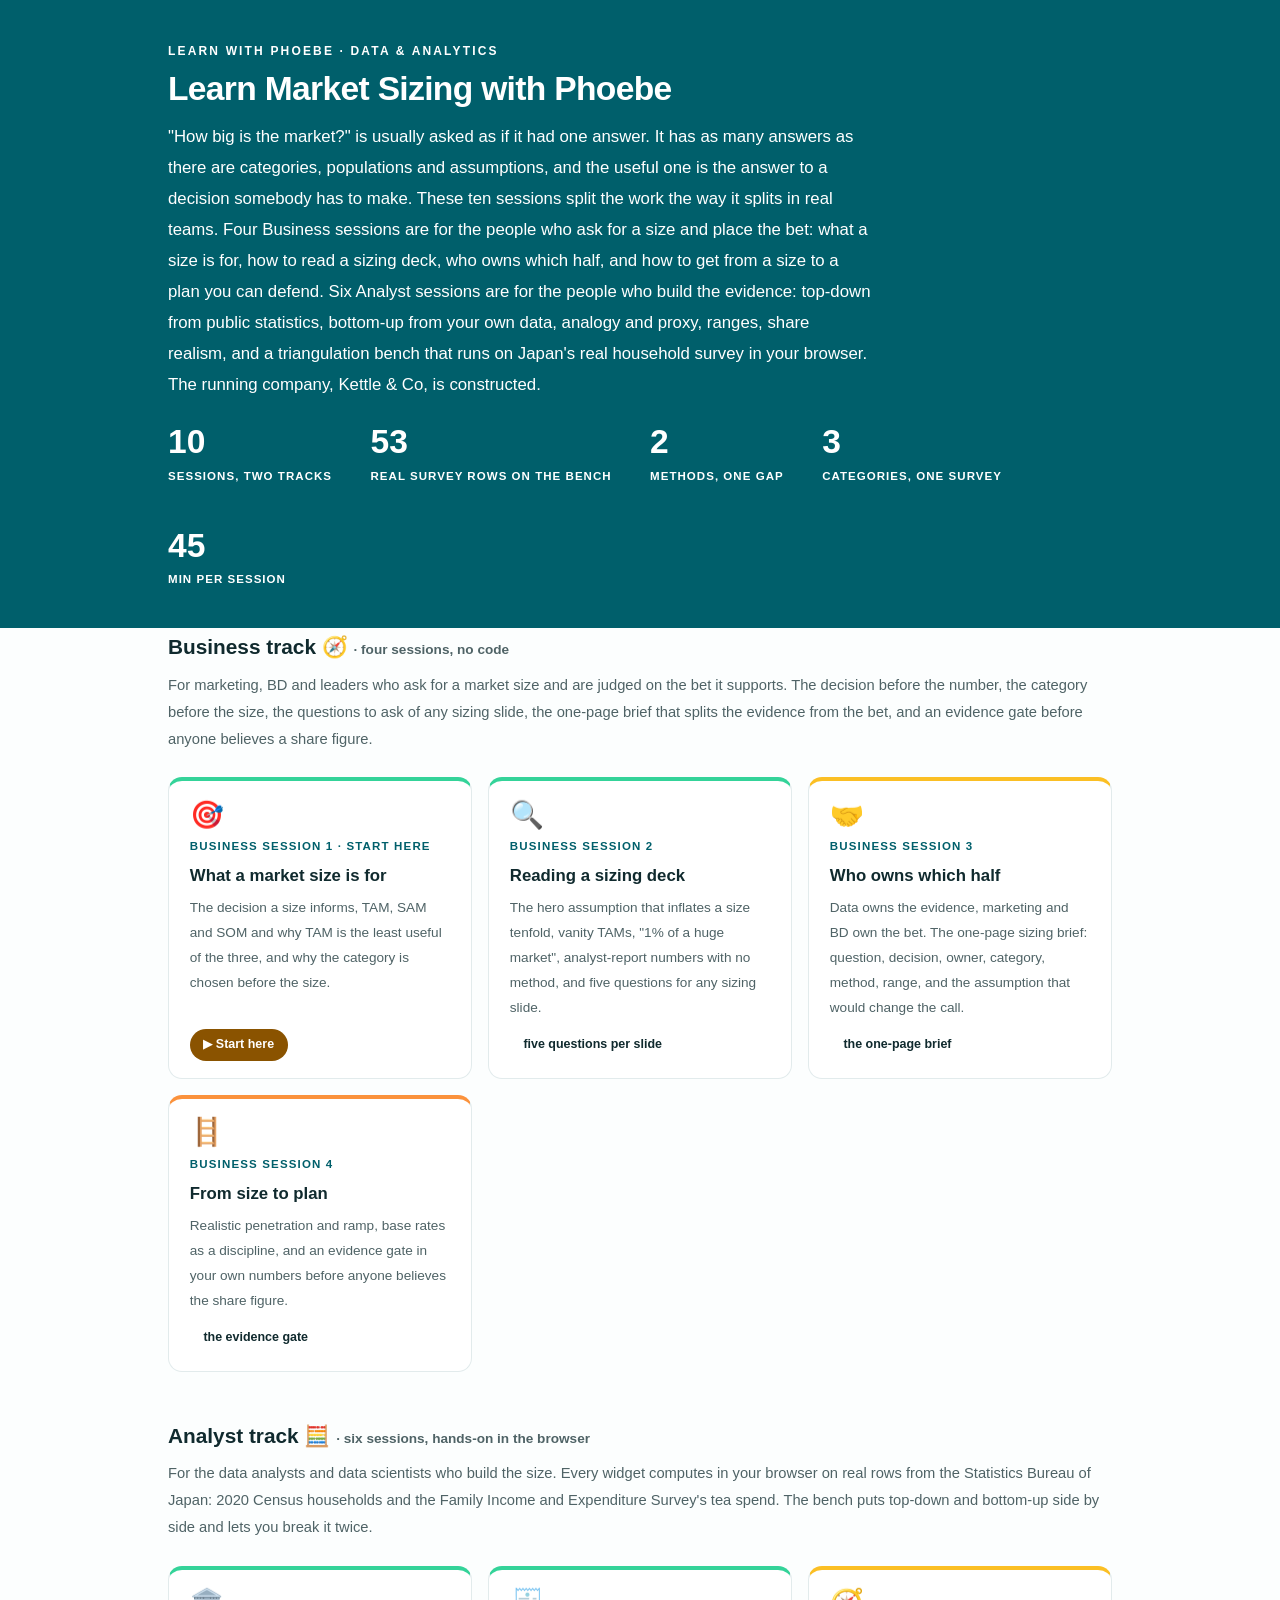
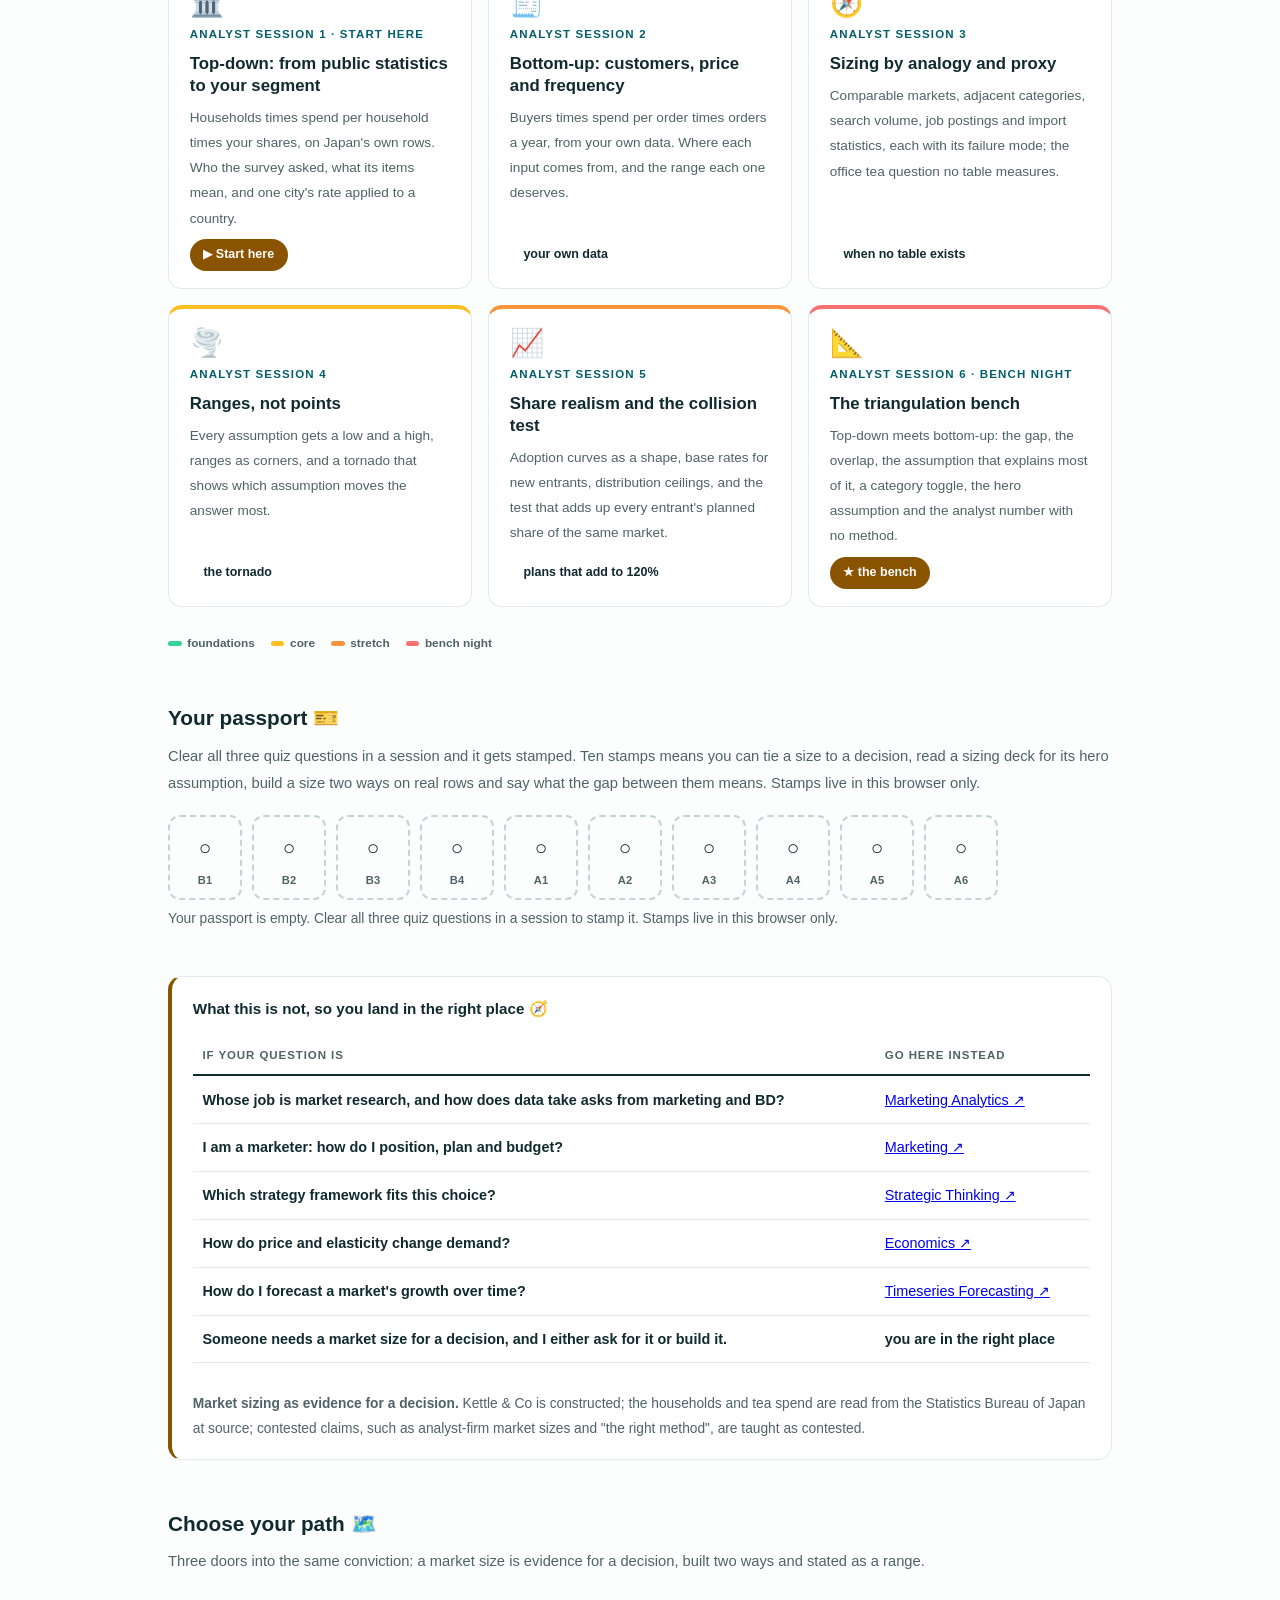
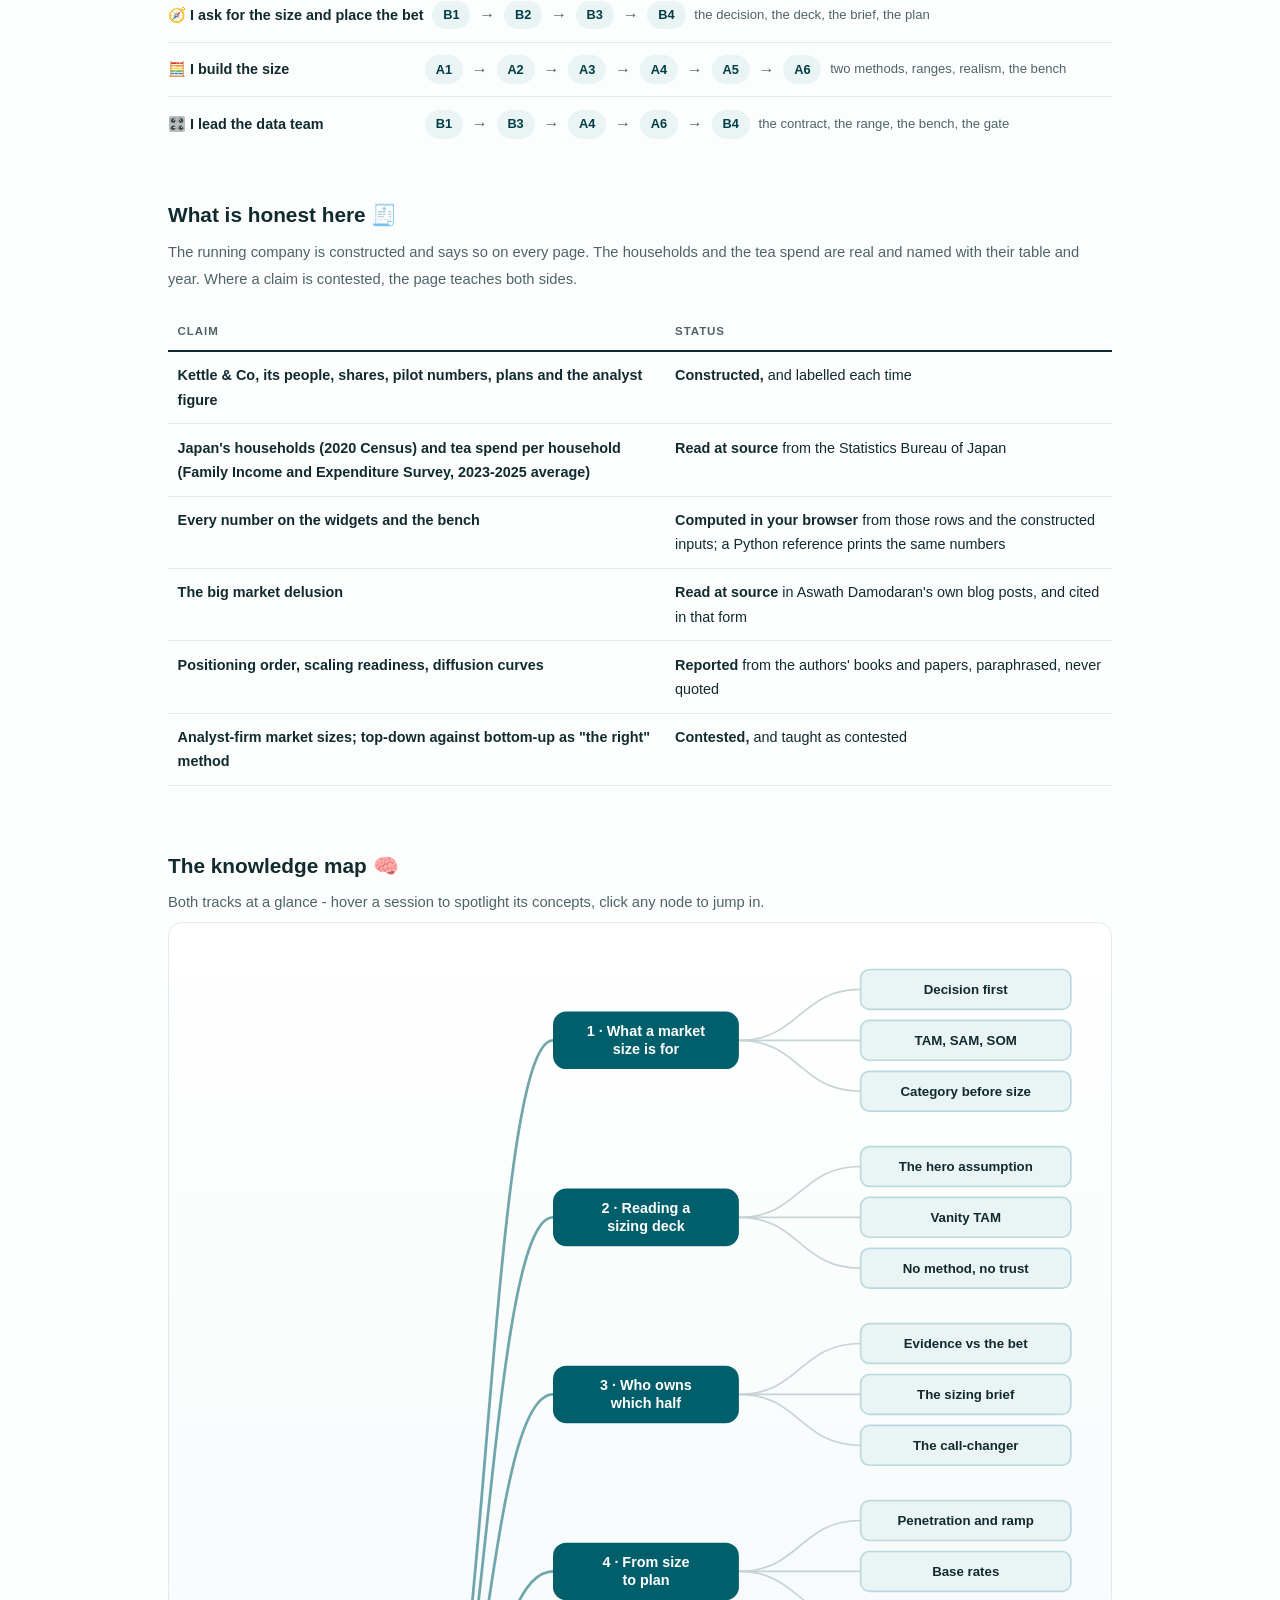
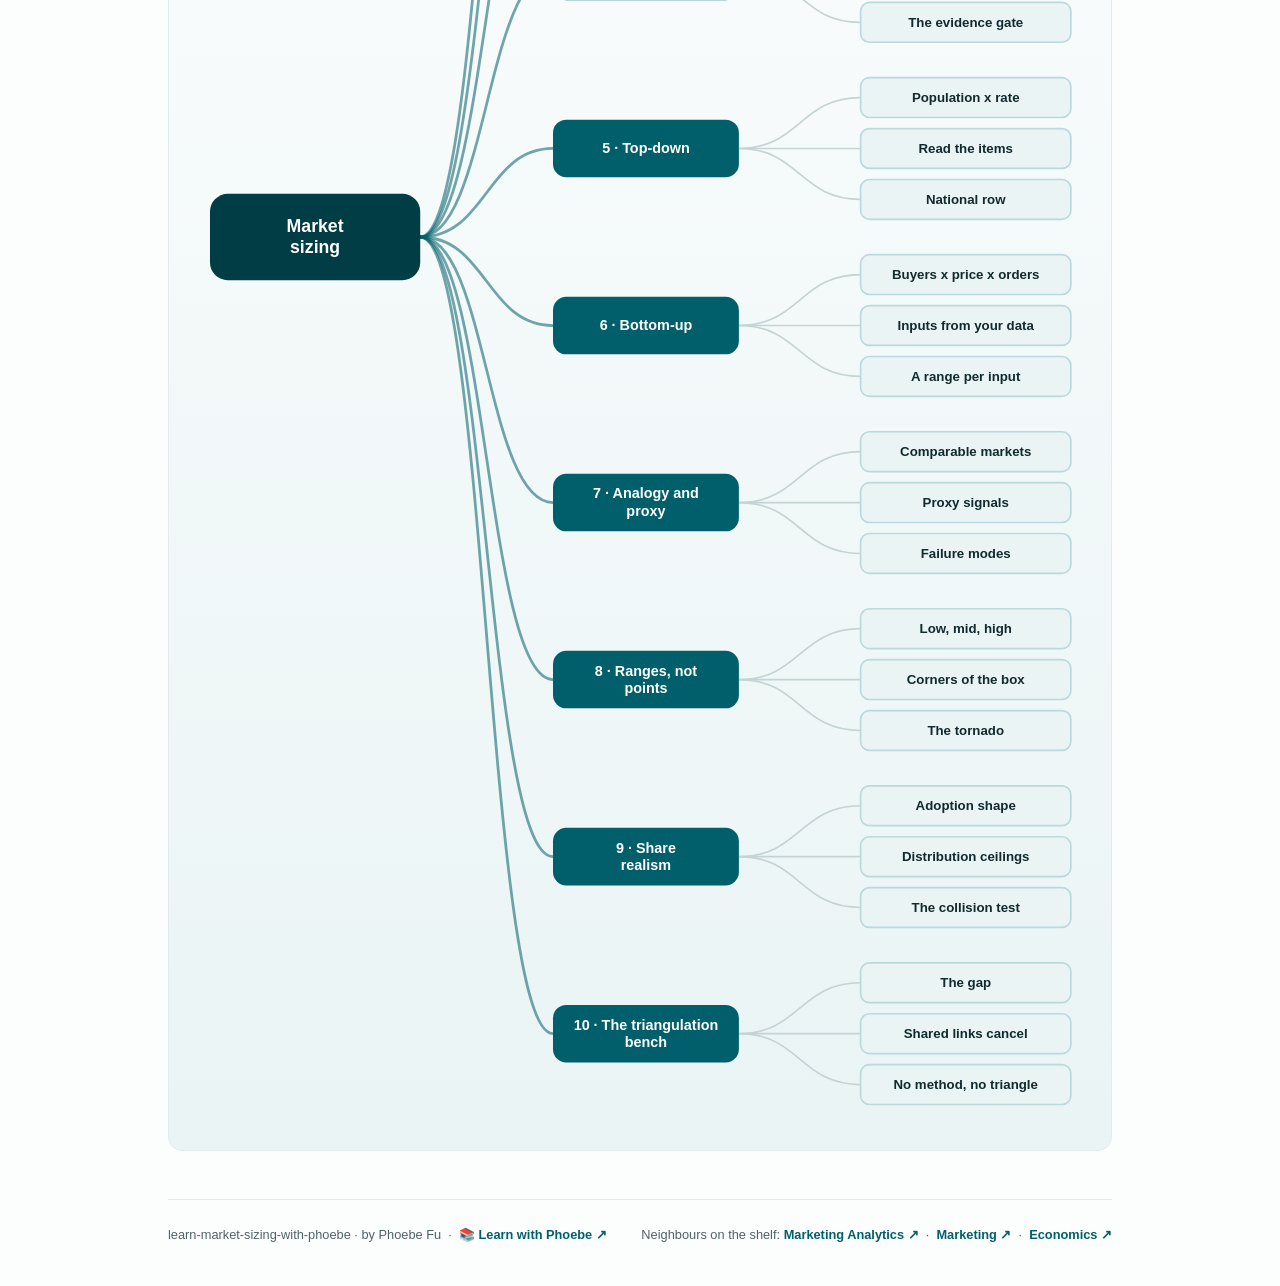
<file: index.html>
<!DOCTYPE html>
<html lang="en">
<head>
<meta charset="UTF-8">
<meta name="viewport" content="width=device-width, initial-scale=1.0">
<!-- social:start -->
<meta name="description" content="Market sizing for data teams and the people who ask them for a size. Four Business sessions on what a size is for, reading a sizing deck, who owns which half and getting from a size to a plan; six Analyst sessions on top-down, bottom-up, analogy and proxy, ranges, share realism and a triangulation bench on Japan's real household survey. Free, by Phoebe Fu.">
<meta property="og:type" content="website">
<meta property="og:site_name" content="Learn with Phoebe">
<meta property="og:title" content="Learn Market Sizing with Phoebe">
<meta property="og:description" content="A market size is evidence for a decision. Build it two ways on real rows, read the gap, and refuse the hero assumption and the number with no method.">
<meta property="og:url" content="https://phoebefu6.github.io/learn-market-sizing-with-phoebe/">
<meta property="og:image" content="https://phoebefu6.github.io/learn-market-sizing-with-phoebe/assets/og-cover.png">
<meta property="og:image:width" content="1200">
<meta property="og:image:height" content="630">
<meta name="twitter:card" content="summary_large_image">
<meta name="twitter:title" content="Learn Market Sizing with Phoebe">
<meta name="twitter:description" content="Two tracks: Business, the decision and the bet; Analyst, the evidence and the bench.">
<meta name="twitter:image" content="https://phoebefu6.github.io/learn-market-sizing-with-phoebe/assets/og-cover.png">
<!-- social:end -->
<title>Learn Market Sizing with Phoebe</title>
<link rel="stylesheet" href="assets/style.css?v=23">
<style>

  .stats-row { display: flex; gap: 2.4rem; margin-top: 1.5rem; flex-wrap: wrap; }
  .stat b { display: block; font-size: 2.1rem; font-weight: 800; line-height: 1.05; font-variant-numeric: tabular-nums; }
  .stat span { font-size: .72rem; opacity: 1; text-transform: uppercase; letter-spacing: .09em; font-weight: 600; }

  .course-grid { display: grid; grid-template-columns: repeat(auto-fit, minmax(17rem, 1fr)); gap: 1rem; margin-top: 1.5rem; }
  .course-card {
    border: 1px solid var(--hairline);
    border-top: 4px solid var(--diff, var(--indigo));
    border-radius: var(--radius);
    padding: 1.2rem 1.3rem 1.1rem;
    display: flex;
    flex-direction: column;
    gap: .5rem;
    text-decoration: none;
    color: var(--ink);
    background: #fff;
    transition: box-shadow .15s ease, border-color .15s ease, transform .15s ease;
    position: relative;
  }
  .course-card:hover { border-color: var(--indigo-soft); border-top-color: var(--diff, var(--indigo)); box-shadow: 0 8px 28px rgba(var(--shadow-rgb),.16); transform: translateY(-3px); }
  .course-card .cicon { font-size: 1.7rem; line-height: 1; }
  .course-card .cnum { font-size: .72rem; font-weight: 700; color: var(--indigo); text-transform: uppercase; letter-spacing: .1em; }
  .course-card h3 { font-size: 1.05rem; font-weight: 800; line-height: 1.3; }
  .course-card p { font-size: .85rem; color: var(--muted); flex: 1; }
  .course-card .meta { display: flex; gap: .4rem; flex-wrap: wrap; }

  .diff-legend { display: flex; gap: 1rem; margin-top: 1.6rem; font-size: .74rem; color: var(--muted); font-weight: 600; flex-wrap: wrap; }
  .diff-legend i { display: inline-block; width: .85rem; height: .35rem; border-radius: 999px; margin-right: .35rem; vertical-align: middle; }

  .paths { margin-top: 2.6rem; }
  .paths h2 { font-size: 1.3rem; font-weight: 800; margin-bottom: .3rem; }
  .paths .plede { color: var(--muted); font-size: .92rem; margin-bottom: .8rem; }
  .path { display: flex; gap: .55rem; align-items: center; padding: .75rem 0; border-bottom: .5px solid var(--hairline); flex-wrap: wrap; }
  .path:last-child { border-bottom: none; }
  .path b { min-width: 15.5rem; font-size: .9rem; }
  .path .pstep { background: var(--indigo-50); color: var(--indigo-deep); border-radius: 999px; padding: .16rem .68rem; font-weight: 700; font-size: .8rem; text-decoration: none; transition: all .12s ease; }
  .path .pstep:hover { background: var(--indigo); color: #fff; }
  .path .parr { color: var(--muted); font-weight: 700; }

  .mm-section { margin-top: 1.6rem; }
  .mm-section h2 { font-size: 1.3rem; font-weight: 800; margin-bottom: .2rem; }
  .mm-section .mm-lede { color: var(--muted); font-size: .92rem; margin-bottom: .4rem; }
  .mm-wrap { border: 1px solid var(--hairline); border-radius: var(--radius); background: linear-gradient(180deg,#fff,var(--indigo-50)); padding: .6rem; overflow-x: auto; }
  .mm-svg { width: 100%; height: auto; display: block; max-width: 60rem; margin: 0 auto; min-width: 34rem; }
  .mm-link { cursor: pointer; text-decoration: none; }
  .mm-node rect { transition: opacity .15s ease, filter .15s ease; }
  .mm-node text { pointer-events: none; }
  .mm-link:hover .mm-node rect { filter: brightness(1.06); }
  .mm-edge { transition: opacity .15s ease; }

  .not-this { border: 1px solid var(--hairline); border-left: 4px solid var(--clay); border-radius: var(--radius); background: #fff; padding: 1.1rem 1.3rem; margin-top: 1.2rem; }
  .not-this h3 { font-size: .95rem; font-weight: 800; margin-bottom: .5rem; }
</style>
</head>
<body>
<header class="masthead">
  <div class="wrap">
    <div class="eyebrow">Learn with Phoebe · Data &amp; Analytics</div>
    <h1>Learn <span class="accent">Market Sizing</span> with Phoebe</h1>
    <p class="sub">"How big is the market?" is usually asked as if it had one answer. It has as many answers as there are categories, populations and assumptions, and the useful one is the answer to a decision somebody has to make. These ten sessions split the work the way it splits in real teams. Four Business sessions are for the people who ask for a size and place the bet: what a size is for, how to read a sizing deck, who owns which half, and how to get from a size to a plan you can defend. Six Analyst sessions are for the people who build the evidence: top-down from public statistics, bottom-up from your own data, analogy and proxy, ranges, share realism, and a triangulation bench that runs on Japan's real household survey in your browser. The running company, Kettle &amp; Co, is constructed.</p>
    <div class="stats-row">
      <div class="stat"><b data-count="10">10</b><span>sessions, two tracks</span></div>
      <div class="stat"><b data-count="53">53</b><span>real survey rows on the bench</span></div>
      <div class="stat"><b data-count="2">2</b><span>methods, one gap</span></div>
      <div class="stat"><b data-count="3">3</b><span>categories, one survey</span></div>
      <div class="stat"><b data-count="45">45</b><span>min per session</span></div>
    </div>
  </div>
</header>

<main class="wrap">

  <section class="section">
    <div class="paths" style="margin-top:0">
      <h2>Business track 🧭 <span style="font-size:.85rem;font-weight:600;color:var(--muted)">· four sessions, no code</span></h2>
      <p class="plede">For marketing, BD and leaders who ask for a market size and are judged on the bet it supports. The decision before the number, the category before the size, the questions to ask of any sizing slide, the one-page brief that splits the evidence from the bet, and an evidence gate before anyone believes a share figure.</p>
    </div>
    <div class="course-grid">
      <a class="course-card" href="courses/b1-what-a-market-size-is-for.html" style="--diff:#34D399"><span class="cicon">🎯</span><span class="cnum">Business session 1 · start here</span><h3>What a market size is for</h3><p>The decision a size informs, TAM, SAM and SOM and why TAM is the least useful of the three, and why the category is chosen before the size.</p><span class="meta"><span class="pill amber">▶ Start here</span></span></a>
      <a class="course-card" href="courses/b2-reading-a-sizing-deck.html" style="--diff:#34D399"><span class="cicon">🔍</span><span class="cnum">Business session 2</span><h3>Reading a sizing deck</h3><p>The hero assumption that inflates a size tenfold, vanity TAMs, "1% of a huge market", analyst-report numbers with no method, and five questions for any sizing slide.</p><span class="meta"><span class="pill">five questions per slide</span></span></a>
      <a class="course-card" href="courses/b3-who-owns-which-half.html" style="--diff:#FBBF24"><span class="cicon">🤝</span><span class="cnum">Business session 3</span><h3>Who owns which half</h3><p>Data owns the evidence, marketing and BD own the bet. The one-page sizing brief: question, decision, owner, category, method, range, and the assumption that would change the call.</p><span class="meta"><span class="pill">the one-page brief</span></span></a>
      <a class="course-card" href="courses/b4-from-size-to-plan.html" style="--diff:#FB923C"><span class="cicon">🪜</span><span class="cnum">Business session 4</span><h3>From size to plan</h3><p>Realistic penetration and ramp, base rates as a discipline, and an evidence gate in your own numbers before anyone believes the share figure.</p><span class="meta"><span class="pill">the evidence gate</span></span></a>
    </div>
  </section>

  <section class="section">
    <div class="paths" style="margin-top:0">
      <h2>Analyst track 🧮 <span style="font-size:.85rem;font-weight:600;color:var(--muted)">· six sessions, hands-on in the browser</span></h2>
      <p class="plede">For the data analysts and data scientists who build the size. Every widget computes in your browser on real rows from the Statistics Bureau of Japan: 2020 Census households and the Family Income and Expenditure Survey's tea spend. The bench puts top-down and bottom-up side by side and lets you break it twice.</p>
    </div>
    <div class="course-grid">
      <a class="course-card" href="courses/a1-top-down.html" style="--diff:#34D399"><span class="cicon">🏛️</span><span class="cnum">Analyst session 1 · start here</span><h3>Top-down: from public statistics to your segment</h3><p>Households times spend per household times your shares, on Japan's own rows. Who the survey asked, what its items mean, and one city's rate applied to a country.</p><span class="meta"><span class="pill amber">▶ Start here</span></span></a>
      <a class="course-card" href="courses/a2-bottom-up.html" style="--diff:#34D399"><span class="cicon">🧾</span><span class="cnum">Analyst session 2</span><h3>Bottom-up: customers, price and frequency</h3><p>Buyers times spend per order times orders a year, from your own data. Where each input comes from, and the range each one deserves.</p><span class="meta"><span class="pill">your own data</span></span></a>
      <a class="course-card" href="courses/a3-analogy-and-proxy.html" style="--diff:#FBBF24"><span class="cicon">🧭</span><span class="cnum">Analyst session 3</span><h3>Sizing by analogy and proxy</h3><p>Comparable markets, adjacent categories, search volume, job postings and import statistics, each with its failure mode; the office tea question no table measures.</p><span class="meta"><span class="pill">when no table exists</span></span></a>
      <a class="course-card" href="courses/a4-ranges-not-points.html" style="--diff:#FBBF24"><span class="cicon">🌪️</span><span class="cnum">Analyst session 4</span><h3>Ranges, not points</h3><p>Every assumption gets a low and a high, ranges as corners, and a tornado that shows which assumption moves the answer most.</p><span class="meta"><span class="pill">the tornado</span></span></a>
      <a class="course-card" href="courses/a5-share-realism.html" style="--diff:#FB923C"><span class="cicon">📈</span><span class="cnum">Analyst session 5</span><h3>Share realism and the collision test</h3><p>Adoption curves as a shape, base rates for new entrants, distribution ceilings, and the test that adds up every entrant's planned share of the same market.</p><span class="meta"><span class="pill">plans that add to 120%</span></span></a>
      <a class="course-card" href="courses/a6-the-triangulation-bench.html" style="--diff:#F87171"><span class="cicon">📐</span><span class="cnum">Analyst session 6 · bench night</span><h3>The triangulation bench</h3><p>Top-down meets bottom-up: the gap, the overlap, the assumption that explains most of it, a category toggle, the hero assumption and the analyst number with no method.</p><span class="meta"><span class="pill amber">★ the bench</span></span></a>
    </div>
    <div class="diff-legend">
      <span><i style="background:#34D399"></i>foundations</span>
      <span><i style="background:#FBBF24"></i>core</span>
      <span><i style="background:#FB923C"></i>stretch</span>
      <span><i style="background:#F87171"></i>bench night</span>
    </div>
  </section>

  <section class="section">
    <div class="paths" style="margin-top:0">
      <h2>Your passport 🎫</h2>
      <p class="plede">Clear all three quiz questions in a session and it gets stamped. Ten stamps means you can tie a size to a decision, read a sizing deck for its hero assumption, build a size two ways on real rows and say what the gap between them means. Stamps live in this browser only.</p>
    </div>
    <div class="pp-strip"></div>
  </section>

  <section class="section">
    <div class="not-this">
      <h3>What this is not, so you land in the right place 🧭</h3>
      <table class="clean">
        <tr><th>If your question is</th><th>Go here instead</th></tr>
        <tr><td>Whose job is market research, and how does data take asks from marketing and BD?</td><td><a href="https://phoebefu6.github.io/learn-marketing-analytics-with-phoebe/">Marketing Analytics ↗</a></td></tr>
        <tr><td>I am a marketer: how do I position, plan and budget?</td><td><a href="https://phoebefu6.github.io/learn-marketing-with-phoebe/">Marketing ↗</a></td></tr>
        <tr><td>Which strategy framework fits this choice?</td><td><a href="https://phoebefu6.github.io/learn-strategic-thinking-with-phoebe/">Strategic Thinking ↗</a></td></tr>
        <tr><td>How do price and elasticity change demand?</td><td><a href="https://phoebefu6.github.io/learn-economics-with-phoebe/">Economics ↗</a></td></tr>
        <tr><td>How do I forecast a market's growth over time?</td><td><a href="https://phoebefu6.github.io/learn-timeseries-forecasting-with-phoebe/">Timeseries Forecasting ↗</a></td></tr>
        <tr><td><strong>Someone needs a market size for a decision, and I either ask for it or build it.</strong></td><td><strong>you are in the right place</strong></td></tr>
      </table>
      <p style="margin-top:.7rem;font-size:.86rem;color:var(--muted)"><strong>Market sizing as evidence for a decision.</strong> Kettle &amp; Co is constructed; the households and tea spend are read from the Statistics Bureau of Japan at source; contested claims, such as analyst-firm market sizes and "the right method", are taught as contested.</p>
    </div>
  </section>

  <section class="section">
    <div class="paths">
      <h2>Choose your path 🗺️</h2>
      <p class="plede">Three doors into the same conviction: a market size is evidence for a decision, built two ways and stated as a range.</p>
      <div class="path"><b>🧭 I ask for the size and place the bet</b>
        <a class="pstep" href="courses/b1-what-a-market-size-is-for.html">B1</a><span class="parr">→</span><a class="pstep" href="courses/b2-reading-a-sizing-deck.html">B2</a><span class="parr">→</span><a class="pstep" href="courses/b3-who-owns-which-half.html">B3</a><span class="parr">→</span><a class="pstep" href="courses/b4-from-size-to-plan.html">B4</a>
        <span style="font-size:.82rem;color:var(--muted)">the decision, the deck, the brief, the plan</span>
      </div>
      <div class="path"><b>🧮 I build the size</b>
        <a class="pstep" href="courses/a1-top-down.html">A1</a><span class="parr">→</span><a class="pstep" href="courses/a2-bottom-up.html">A2</a><span class="parr">→</span><a class="pstep" href="courses/a3-analogy-and-proxy.html">A3</a><span class="parr">→</span><a class="pstep" href="courses/a4-ranges-not-points.html">A4</a><span class="parr">→</span><a class="pstep" href="courses/a5-share-realism.html">A5</a><span class="parr">→</span><a class="pstep" href="courses/a6-the-triangulation-bench.html">A6</a>
        <span style="font-size:.82rem;color:var(--muted)">two methods, ranges, realism, the bench</span>
      </div>
      <div class="path"><b>🎛️ I lead the data team</b>
        <a class="pstep" href="courses/b1-what-a-market-size-is-for.html">B1</a><span class="parr">→</span><a class="pstep" href="courses/b3-who-owns-which-half.html">B3</a><span class="parr">→</span><a class="pstep" href="courses/a4-ranges-not-points.html">A4</a><span class="parr">→</span><a class="pstep" href="courses/a6-the-triangulation-bench.html">A6</a><span class="parr">→</span><a class="pstep" href="courses/b4-from-size-to-plan.html">B4</a>
        <span style="font-size:.82rem;color:var(--muted)">the contract, the range, the bench, the gate</span>
      </div>
    </div>
  </section>

  <section class="section">
    <div class="paths" style="margin-top:0">
      <h2>What is honest here 🧾</h2>
      <p class="plede">The running company is constructed and says so on every page. The households and the tea spend are real and named with their table and year. Where a claim is contested, the page teaches both sides.</p>
    </div>
    <table class="clean">
      <tr><th>Claim</th><th>Status</th></tr>
      <tr><td>Kettle &amp; Co, its people, shares, pilot numbers, plans and the analyst figure</td><td><strong>Constructed,</strong> and labelled each time</td></tr>
      <tr><td>Japan's households (2020 Census) and tea spend per household (Family Income and Expenditure Survey, 2023-2025 average)</td><td><strong>Read at source</strong> from the Statistics Bureau of Japan</td></tr>
      <tr><td>Every number on the widgets and the bench</td><td><strong>Computed in your browser</strong> from those rows and the constructed inputs; a Python reference prints the same numbers</td></tr>
      <tr><td>The big market delusion</td><td><strong>Read at source</strong> in Aswath Damodaran's own blog posts, and cited in that form</td></tr>
      <tr><td>Positioning order, scaling readiness, diffusion curves</td><td><strong>Reported</strong> from the authors' books and papers, paraphrased, never quoted</td></tr>
      <tr><td>Analyst-firm market sizes; top-down against bottom-up as "the right" method</td><td><strong>Contested,</strong> and taught as contested</td></tr>
    </table>
  </section>

  <section class="section mm-section">
    <h2>The knowledge map 🧠</h2>
    <p class="mm-lede">Both tracks at a glance - hover a session to spotlight its concepts, click any node to jump in.</p>
    <div class="mm-wrap"><div id="mindmap"></div></div>
  </section>

  <footer class="pagefoot">
    <span>learn-market-sizing-with-phoebe · by Phoebe Fu &nbsp;·&nbsp; 📚 <a href="https://phoebefu6.github.io/learn-with-phoebe/">Learn with Phoebe ↗</a></span>
    <span>Neighbours on the shelf: <a href="https://phoebefu6.github.io/learn-marketing-analytics-with-phoebe/">Marketing Analytics ↗</a> &nbsp;·&nbsp; <a href="https://phoebefu6.github.io/learn-marketing-with-phoebe/">Marketing ↗</a> &nbsp;·&nbsp; <a href="https://phoebefu6.github.io/learn-economics-with-phoebe/">Economics ↗</a></span>
  </footer>

</main>

<script>
window.MINDMAP_DATA = {
  "title": "Market\nsizing",
  "centerColor": "#003D45",
  "sessions": [
    {
      "label": "What a market\nsize is for",
      "href": "courses/b1-what-a-market-size-is-for.html",
      "color": "#34D399",
      "concepts": [
        {
          "label": "Decision first",
          "href": "courses/b1-what-a-market-size-is-for.html"
        },
        {
          "label": "TAM, SAM, SOM",
          "href": "courses/b1-what-a-market-size-is-for.html"
        },
        {
          "label": "Category before size",
          "href": "courses/b1-what-a-market-size-is-for.html"
        }
      ]
    },
    {
      "label": "Reading a\nsizing deck",
      "href": "courses/b2-reading-a-sizing-deck.html",
      "color": "#34D399",
      "concepts": [
        {
          "label": "The hero assumption",
          "href": "courses/b2-reading-a-sizing-deck.html"
        },
        {
          "label": "Vanity TAM",
          "href": "courses/b2-reading-a-sizing-deck.html"
        },
        {
          "label": "No method, no trust",
          "href": "courses/b2-reading-a-sizing-deck.html"
        }
      ]
    },
    {
      "label": "Who owns\nwhich half",
      "href": "courses/b3-who-owns-which-half.html",
      "color": "#FBBF24",
      "concepts": [
        {
          "label": "Evidence vs the bet",
          "href": "courses/b3-who-owns-which-half.html"
        },
        {
          "label": "The sizing brief",
          "href": "courses/b3-who-owns-which-half.html"
        },
        {
          "label": "The call-changer",
          "href": "courses/b3-who-owns-which-half.html"
        }
      ]
    },
    {
      "label": "From size\nto plan",
      "href": "courses/b4-from-size-to-plan.html",
      "color": "#FB923C",
      "concepts": [
        {
          "label": "Penetration and ramp",
          "href": "courses/b4-from-size-to-plan.html"
        },
        {
          "label": "Base rates",
          "href": "courses/b4-from-size-to-plan.html"
        },
        {
          "label": "The evidence gate",
          "href": "courses/b4-from-size-to-plan.html"
        }
      ]
    },
    {
      "label": "Top-down",
      "href": "courses/a1-top-down.html",
      "color": "#34D399",
      "concepts": [
        {
          "label": "Population x rate",
          "href": "courses/a1-top-down.html"
        },
        {
          "label": "Read the items",
          "href": "courses/a1-top-down.html"
        },
        {
          "label": "National row",
          "href": "courses/a1-top-down.html"
        }
      ]
    },
    {
      "label": "Bottom-up",
      "href": "courses/a2-bottom-up.html",
      "color": "#34D399",
      "concepts": [
        {
          "label": "Buyers x price x orders",
          "href": "courses/a2-bottom-up.html"
        },
        {
          "label": "Inputs from your data",
          "href": "courses/a2-bottom-up.html"
        },
        {
          "label": "A range per input",
          "href": "courses/a2-bottom-up.html"
        }
      ]
    },
    {
      "label": "Analogy and\nproxy",
      "href": "courses/a3-analogy-and-proxy.html",
      "color": "#FBBF24",
      "concepts": [
        {
          "label": "Comparable markets",
          "href": "courses/a3-analogy-and-proxy.html"
        },
        {
          "label": "Proxy signals",
          "href": "courses/a3-analogy-and-proxy.html"
        },
        {
          "label": "Failure modes",
          "href": "courses/a3-analogy-and-proxy.html"
        }
      ]
    },
    {
      "label": "Ranges, not\npoints",
      "href": "courses/a4-ranges-not-points.html",
      "color": "#FBBF24",
      "concepts": [
        {
          "label": "Low, mid, high",
          "href": "courses/a4-ranges-not-points.html"
        },
        {
          "label": "Corners of the box",
          "href": "courses/a4-ranges-not-points.html"
        },
        {
          "label": "The tornado",
          "href": "courses/a4-ranges-not-points.html"
        }
      ]
    },
    {
      "label": "Share\nrealism",
      "href": "courses/a5-share-realism.html",
      "color": "#FB923C",
      "concepts": [
        {
          "label": "Adoption shape",
          "href": "courses/a5-share-realism.html"
        },
        {
          "label": "Distribution ceilings",
          "href": "courses/a5-share-realism.html"
        },
        {
          "label": "The collision test",
          "href": "courses/a5-share-realism.html"
        }
      ]
    },
    {
      "label": "The triangulation\nbench",
      "href": "courses/a6-the-triangulation-bench.html",
      "color": "#F87171",
      "concepts": [
        {
          "label": "The gap",
          "href": "courses/a6-the-triangulation-bench.html"
        },
        {
          "label": "Shared links cancel",
          "href": "courses/a6-the-triangulation-bench.html"
        },
        {
          "label": "No method, no triangle",
          "href": "courses/a6-the-triangulation-bench.html"
        }
      ]
    }
  ]
};
</script>
<script src="assets/mindmap.js?v=3"></script>
<script src="assets/app.js?v=20"></script>
</body>
</html>
</file>
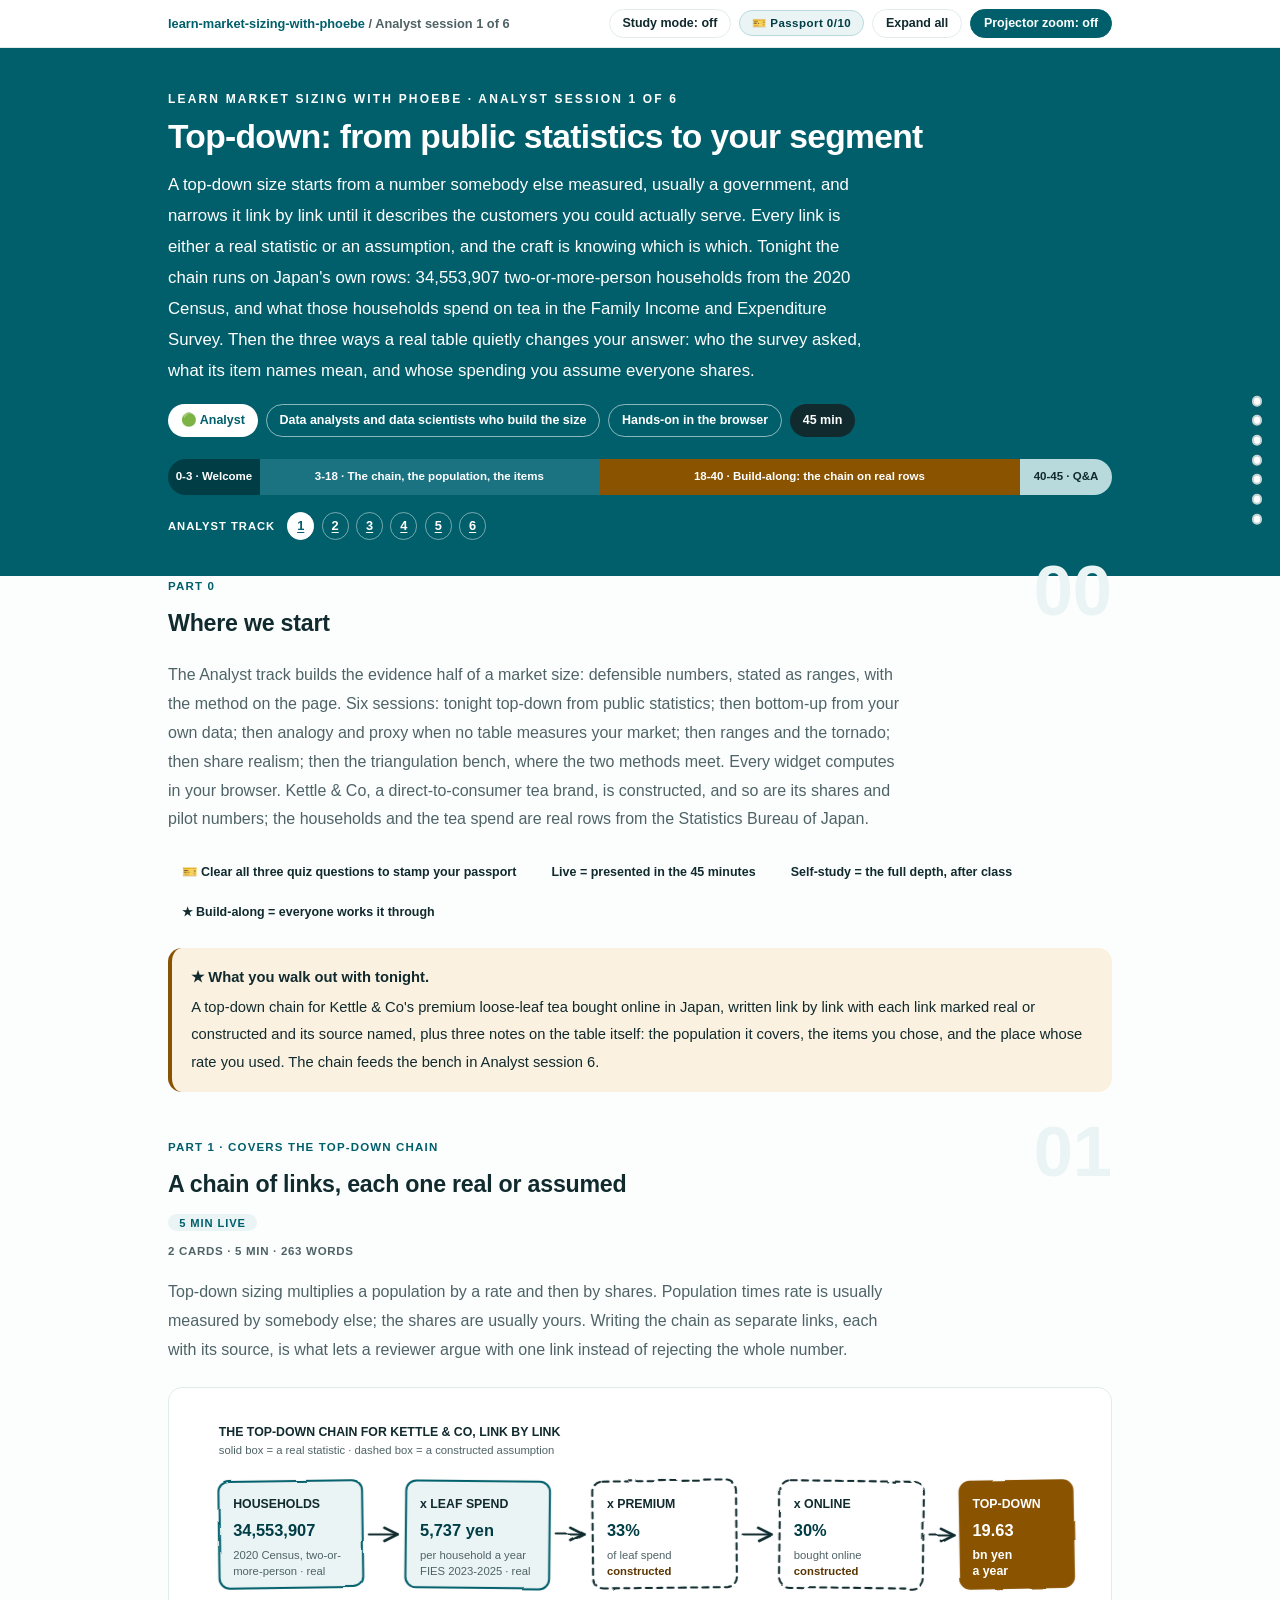
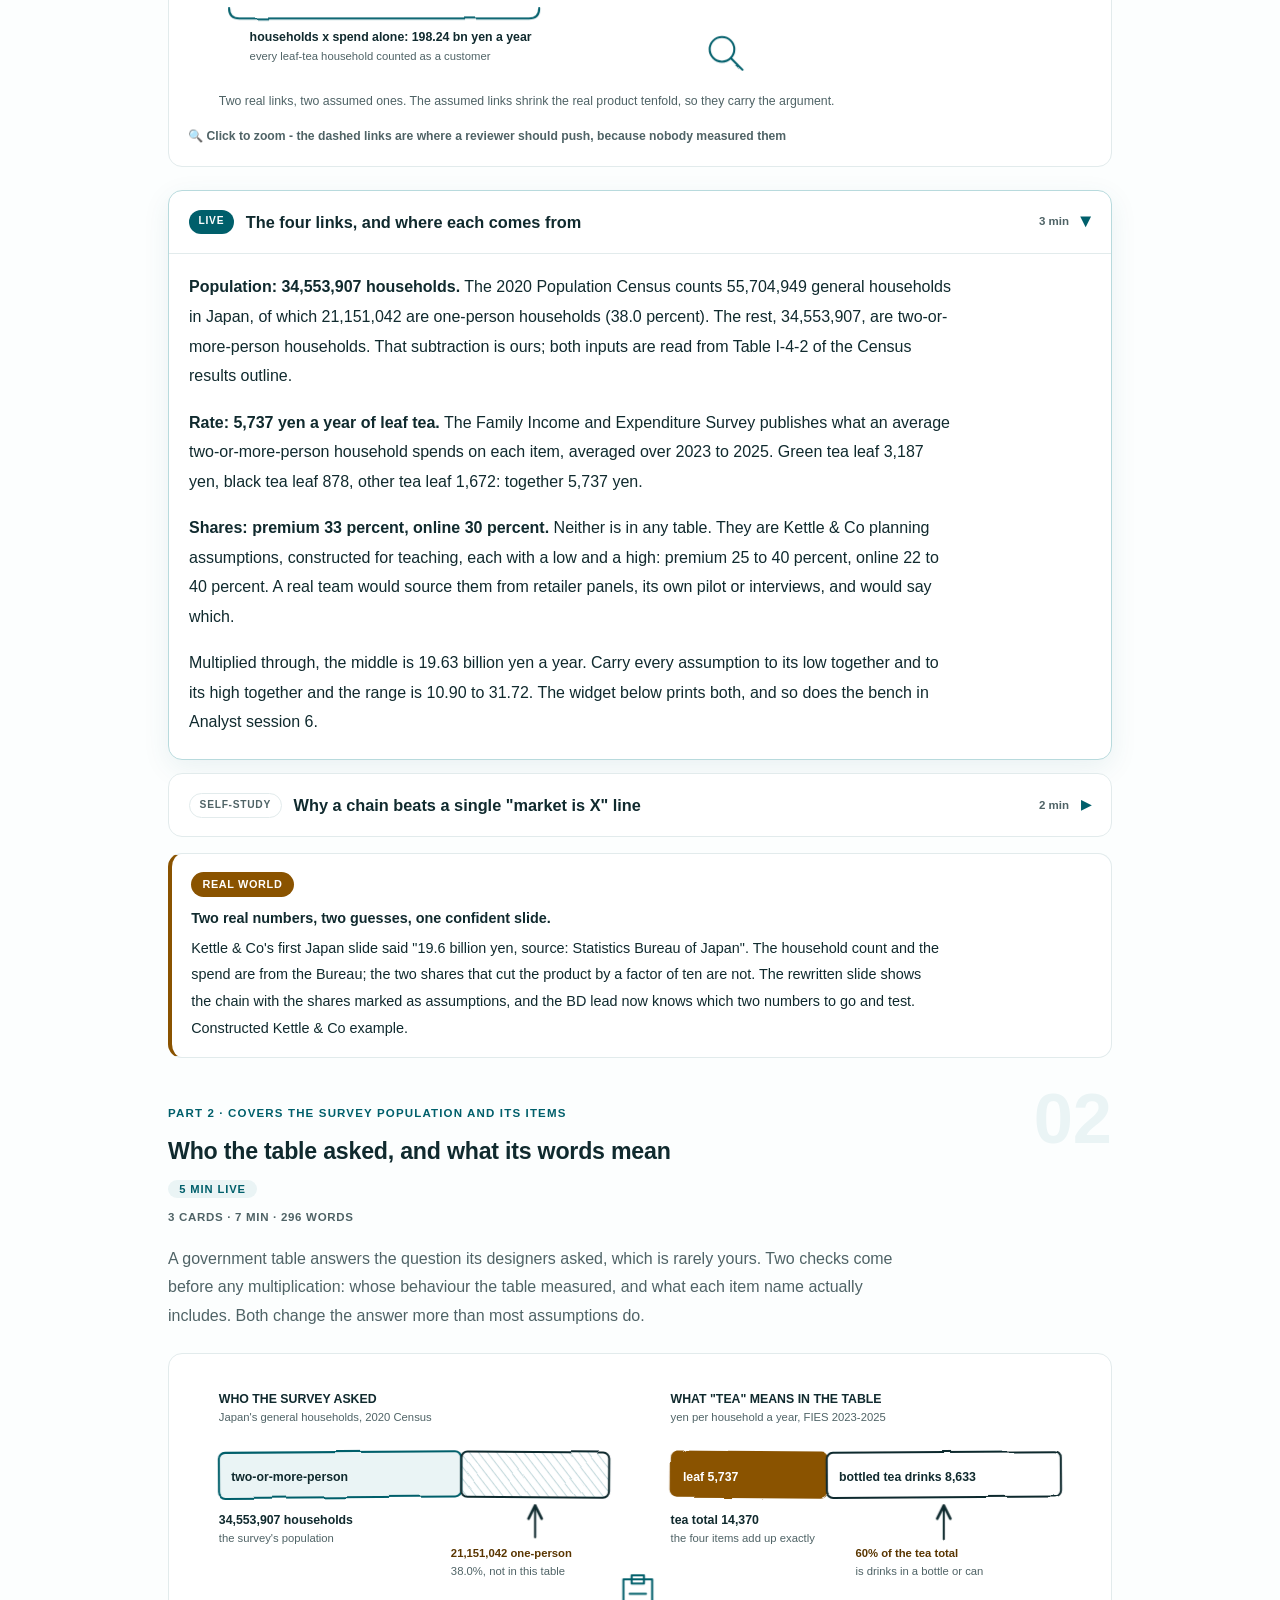
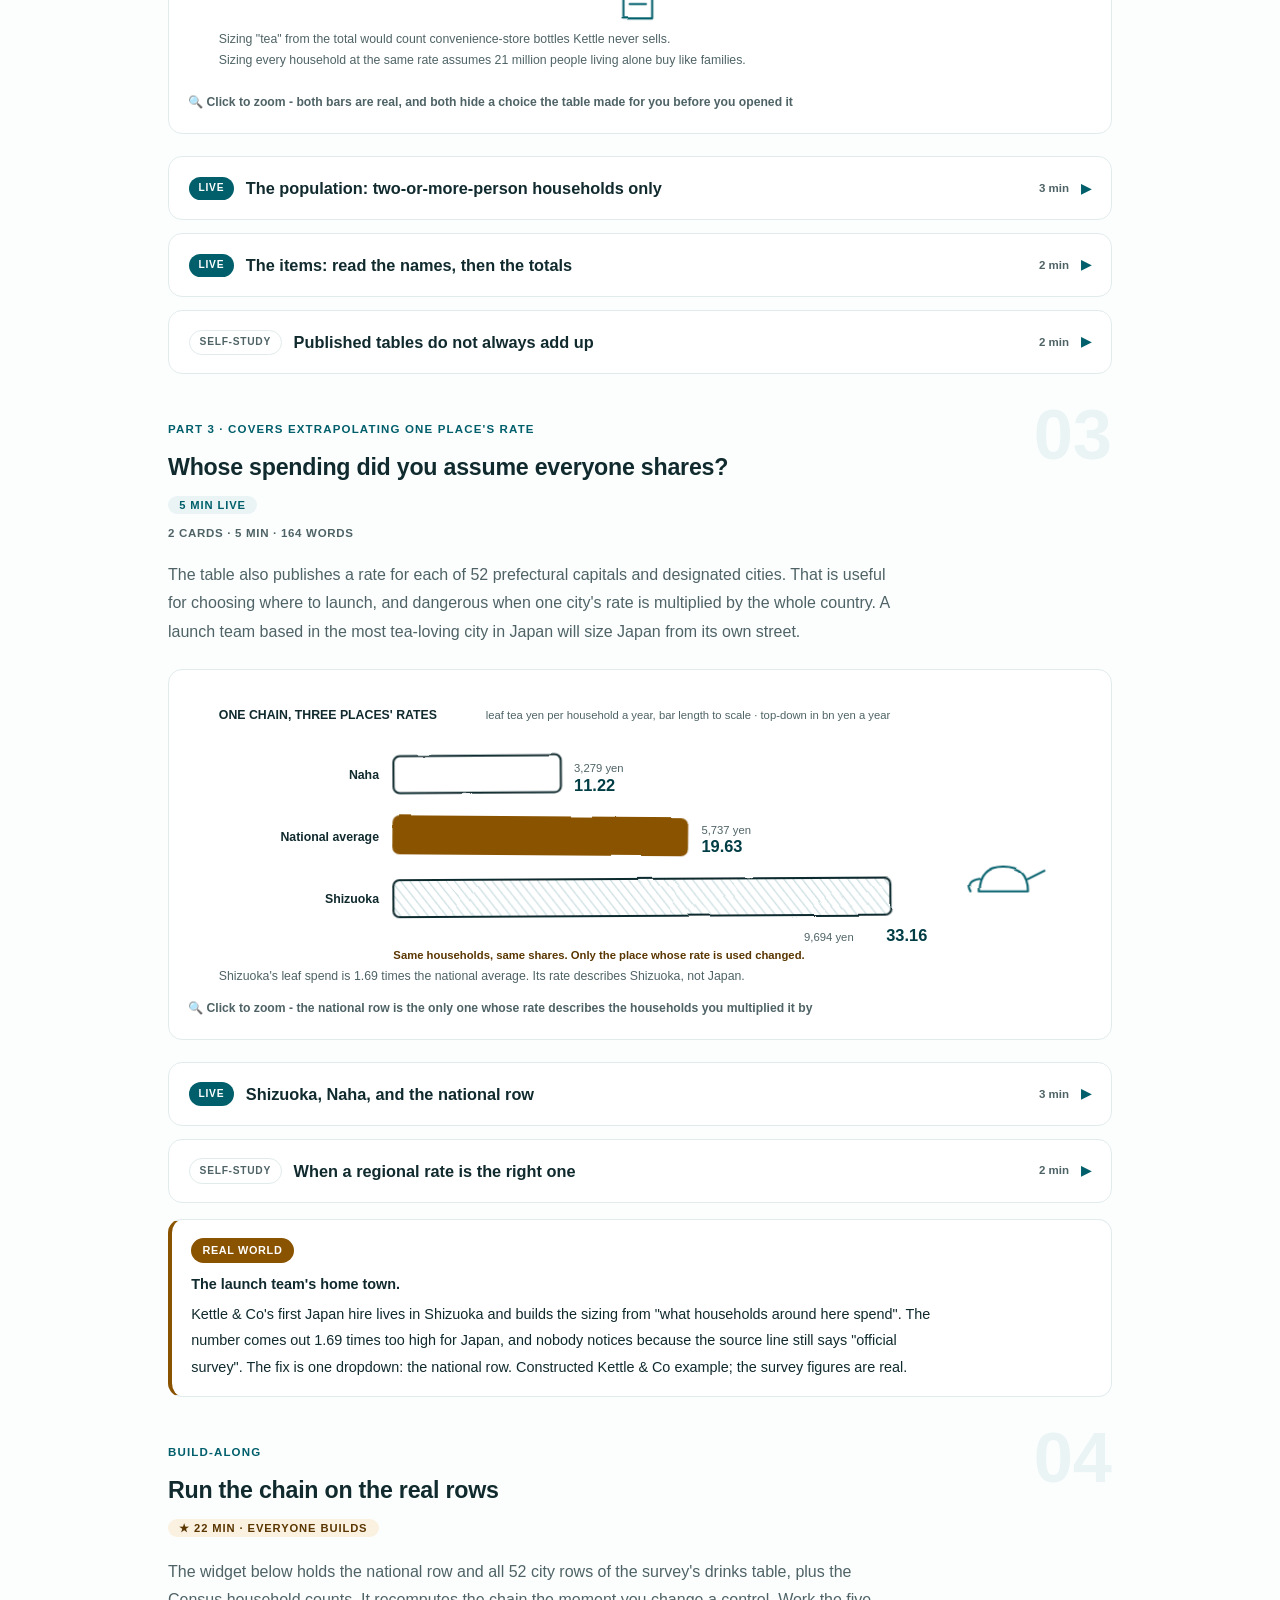
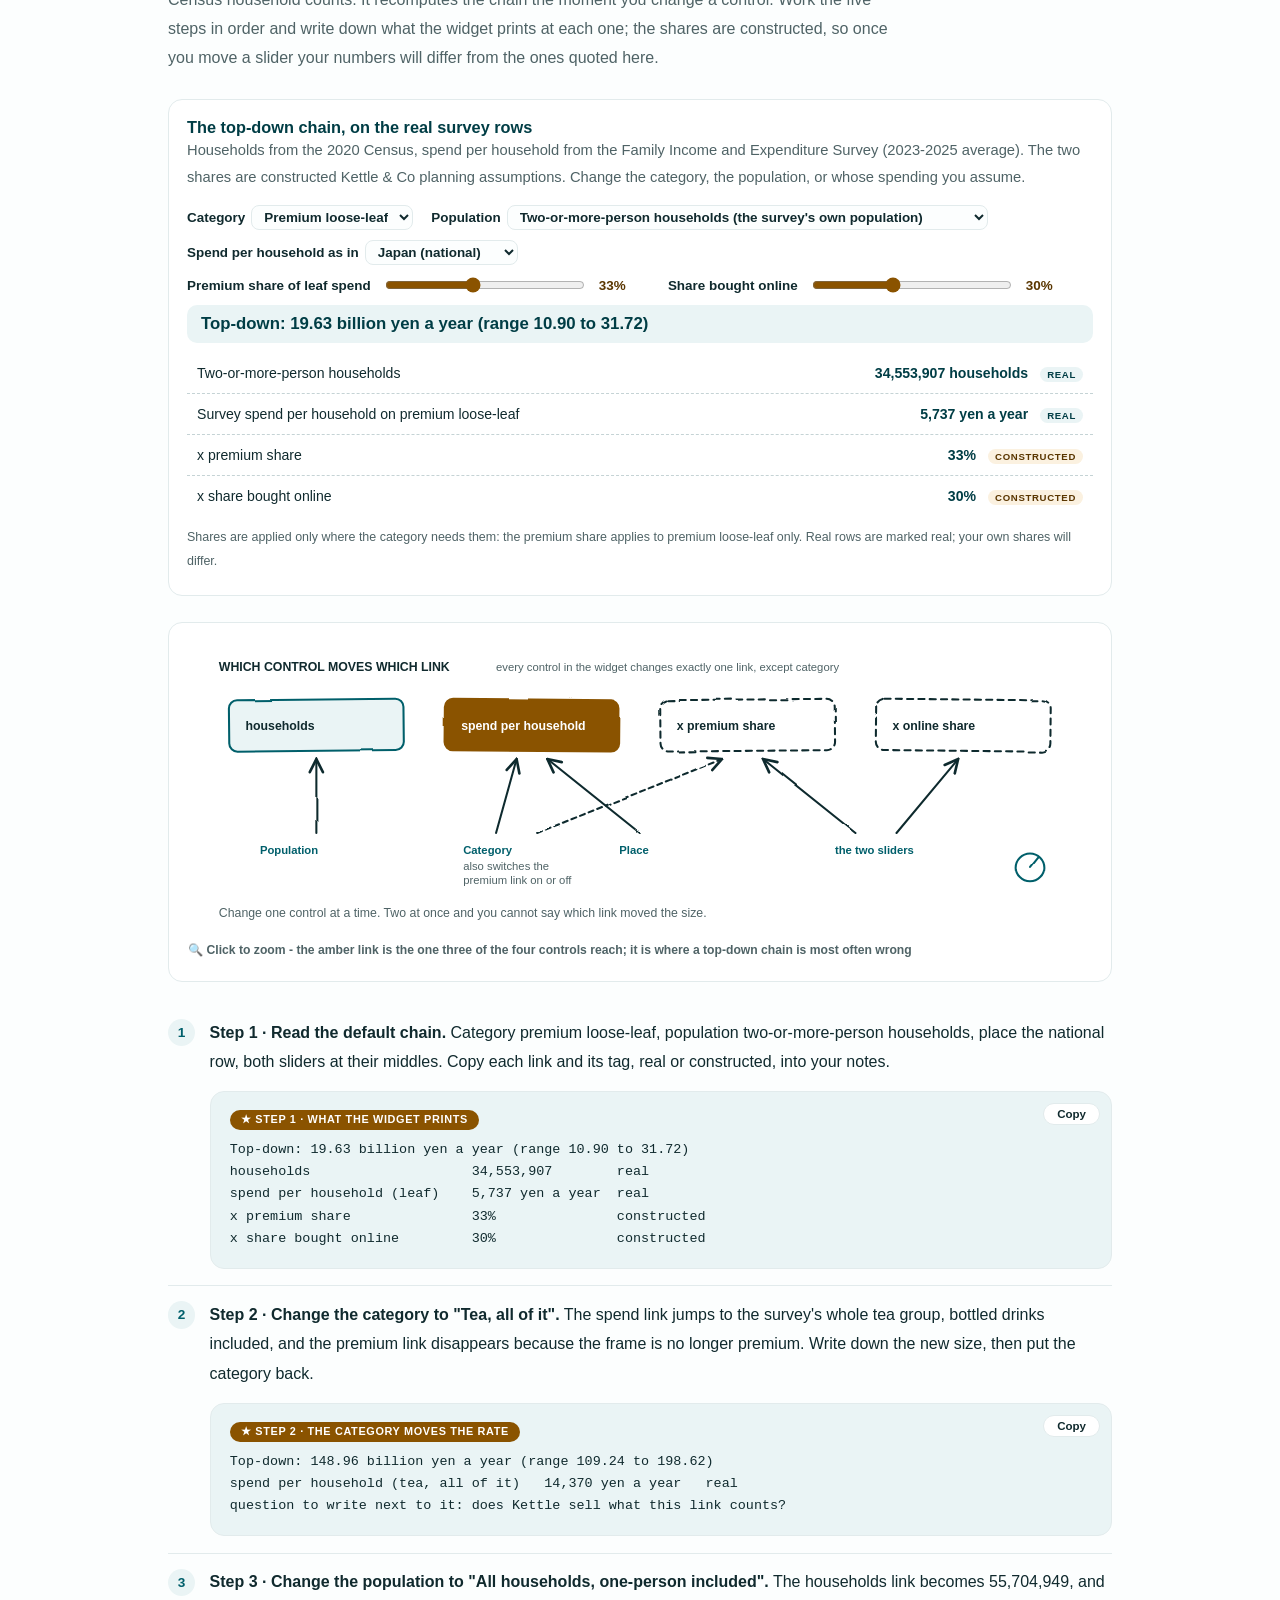
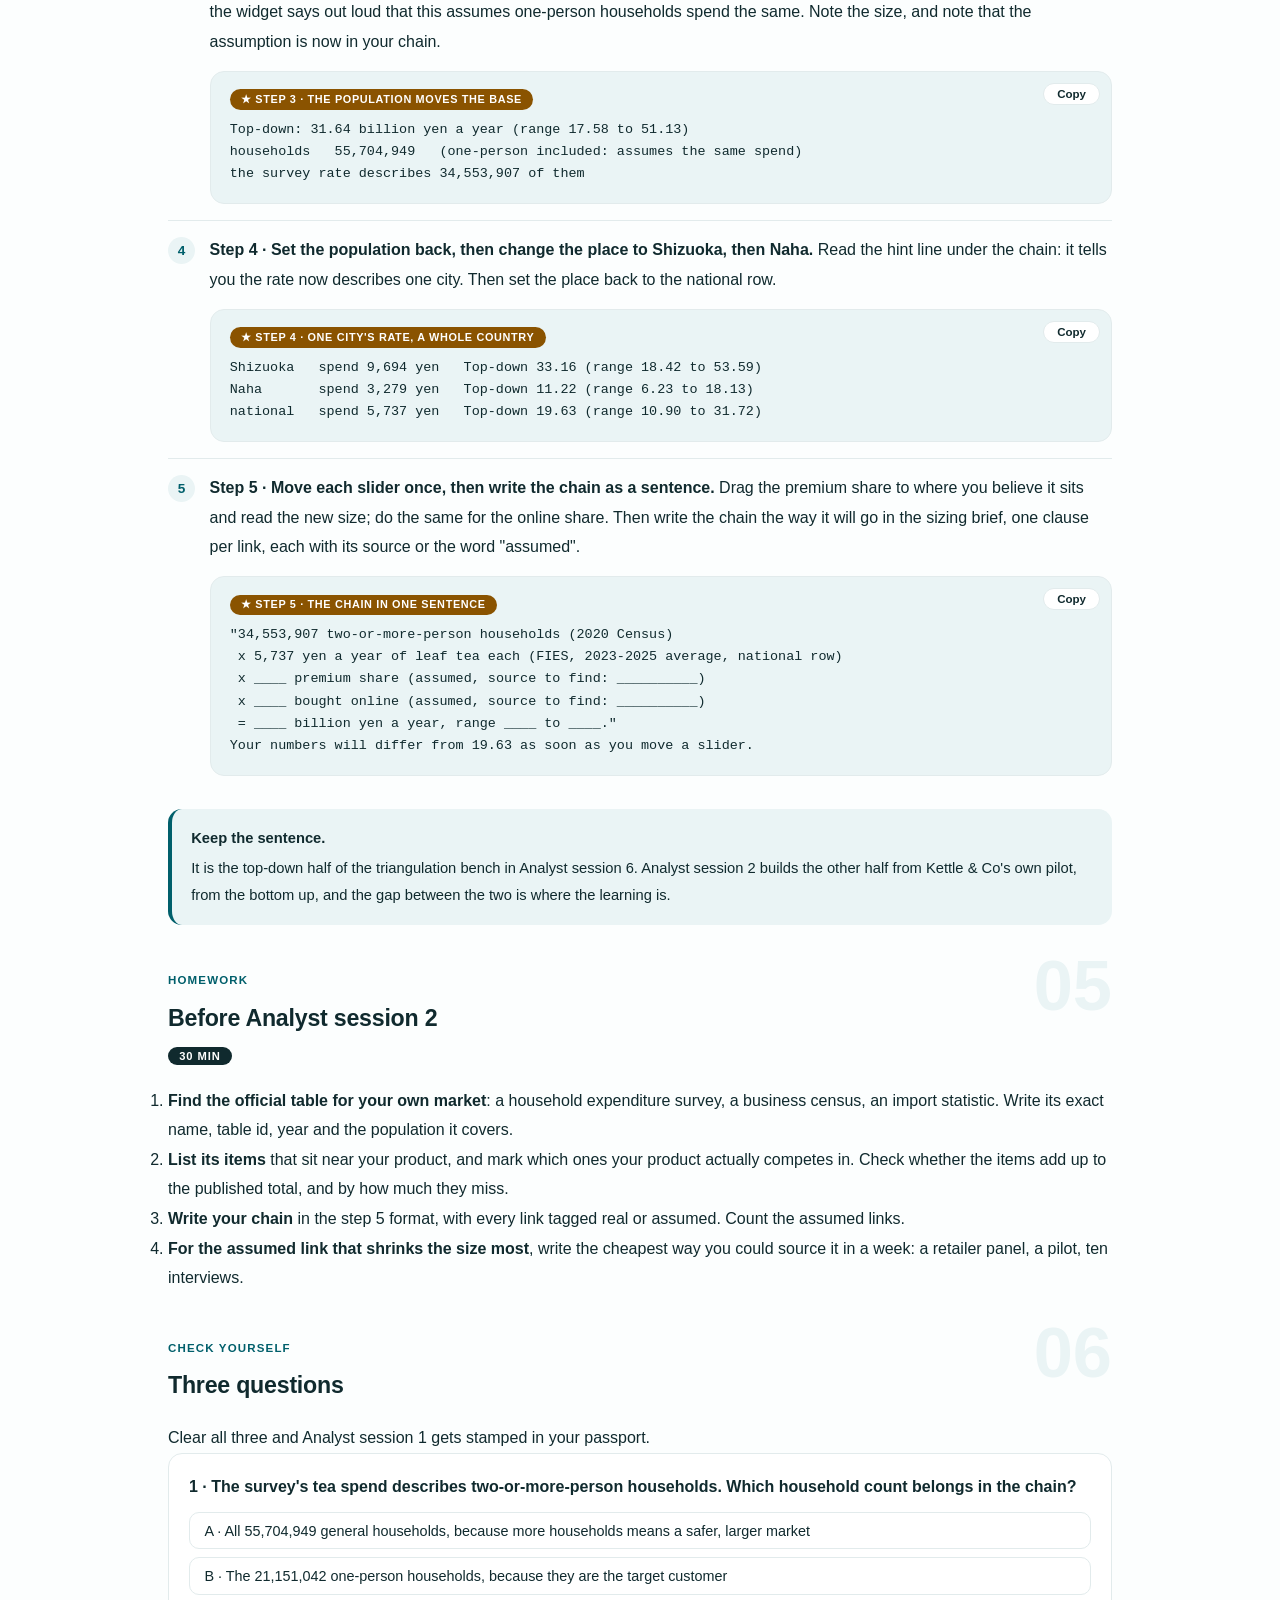
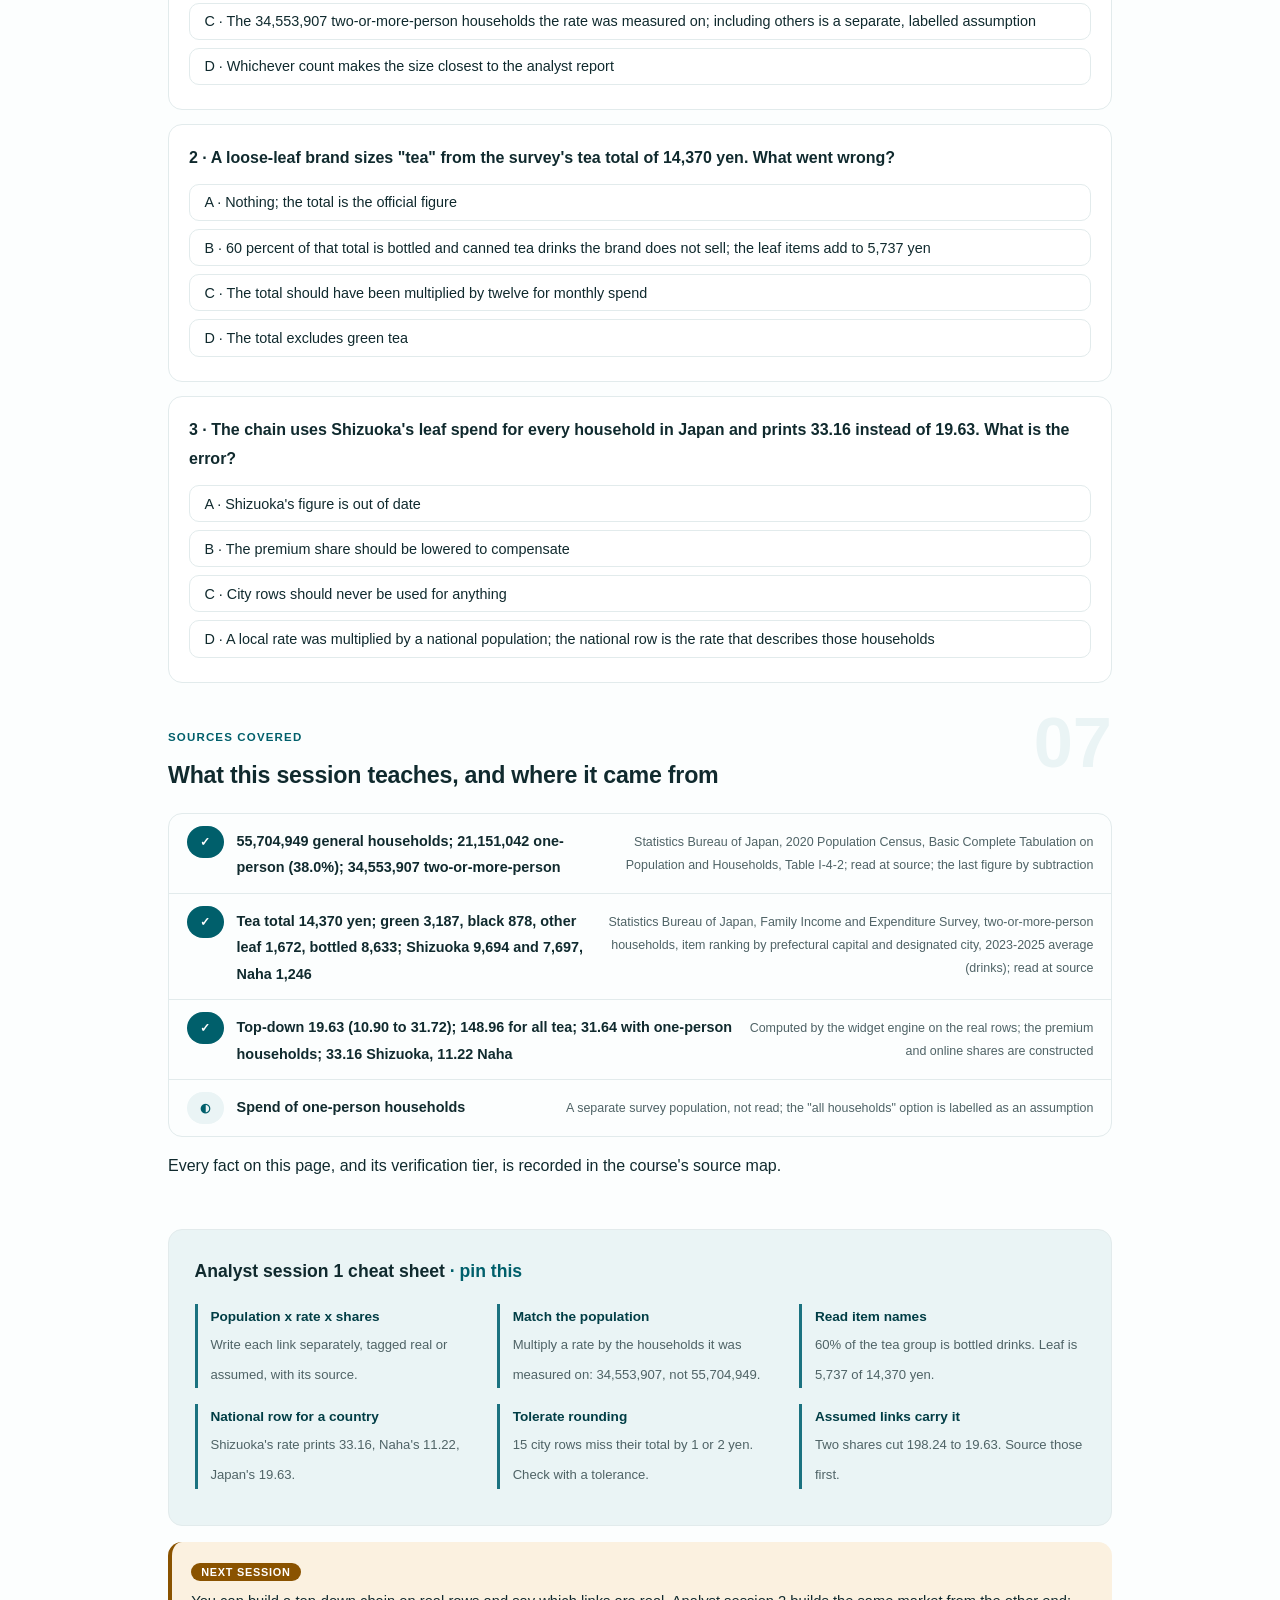
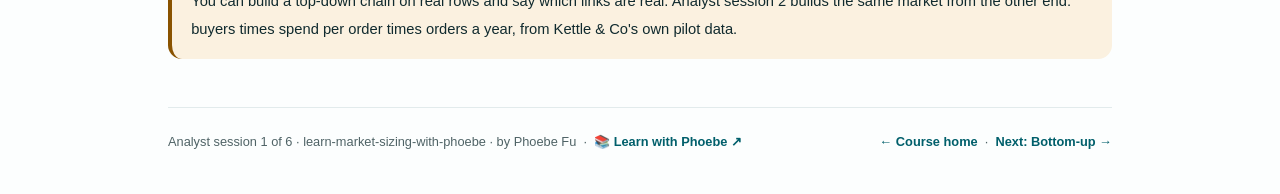
<file: courses/a1-top-down.html>
<!DOCTYPE html>
<html lang="en">
<head>
<meta charset="UTF-8">
<meta name="viewport" content="width=device-width, initial-scale=1.0">
<!-- social:start -->
<meta name="description" content="Analyst session 1 of 6. Top-down market sizing from public statistics: Japan's 2020 Census households times the Family Income and Expenditure Survey's tea spend per household, then the shares that narrow it to your segment. Who the survey asked, what its tea items mean, and what happens when one city's rate is applied to a country.">
<meta property="og:type" content="article">
<meta property="og:site_name" content="Learn with Phoebe">
<meta property="og:title" content="Top-down: from public statistics to your segment - learn market sizing with phoebe">
<meta property="og:description" content="Analyst session 1 of 6. Households times spend per household times your shares, computed in the browser on Japan's own survey rows.">
<meta property="og:url" content="https://phoebefu6.github.io/learn-market-sizing-with-phoebe/courses/a1-top-down.html">
<meta property="og:image" content="https://phoebefu6.github.io/learn-market-sizing-with-phoebe/assets/og-cover.png">
<meta property="og:image:width" content="1200">
<meta property="og:image:height" content="630">
<meta name="twitter:card" content="summary_large_image">
<meta name="twitter:title" content="Top-down: from public statistics to your segment - learn market sizing with phoebe">
<meta name="twitter:description" content="Analyst session 1 of 6. A top-down chain on real survey rows, link by link.">
<meta name="twitter:image" content="https://phoebefu6.github.io/learn-market-sizing-with-phoebe/assets/og-cover.png">
<!-- social:end -->
<title>Analyst session 1 · Top-down: from public statistics to your segment - learn market sizing with phoebe</title>
<link rel="stylesheet" href="../assets/style.css?v=22">
</head>
<body>

<div class="toolbar">
  <div class="wrap">
    <span class="crumb"><a href="../index.html">learn-market-sizing-with-phoebe</a> / Analyst session 1 of 6</span>
    <button class="btn" id="toggle-all" type="button">Expand all</button>
    <button class="btn primary" id="zoom-toggle" type="button">Projector zoom: off</button>
  </div>
</div>

<header class="masthead">
  <div class="wrap">
    <div class="eyebrow">Learn Market Sizing with Phoebe · Analyst session 1 of 6</div>
    <h1>Top-down: from public statistics <span class="accent">to your segment</span></h1>
    <p class="sub">A top-down size starts from a number somebody else measured, usually a government, and narrows it link by link until it describes the customers you could actually serve. Every link is either a real statistic or an assumption, and the craft is knowing which is which. Tonight the chain runs on Japan's own rows: 34,553,907 two-or-more-person households from the 2020 Census, and what those households spend on tea in the Family Income and Expenditure Survey. Then the three ways a real table quietly changes your answer: who the survey asked, what its item names mean, and whose spending you assume everyone shares.</p>
    <div class="chip-row">
      <span class="chip level">🟢 Analyst</span>
      <span class="chip audience">Data analysts and data scientists who build the size</span>
      <span class="chip audience">Hands-on in the browser</span>
      <span class="chip time">45 min</span>
    </div>
    <div class="agenda">
      <span class="a1" style="flex:1">0-3 · Welcome</span>
      <span class="a2" style="flex:4">3-18 · The chain, the population, the items</span>
      <span class="a3" style="flex:5">18-40 · Build-along: the chain on real rows</span>
      <span class="a4" style="flex:1">40-45 · Q&amp;A</span>
    </div>
  </div>
</header>

<main class="wrap">

  <section class="section" id="intro">
    <div class="section-kicker">
      <span class="klabel">Part 0</span>
      <h2>Where we start</h2>
    </div>
    <p class="lede">The Analyst track builds the evidence half of a market size: defensible numbers, stated as ranges, with the method on the page. Six sessions: tonight top-down from public statistics; then bottom-up from your own data; then analogy and proxy when no table measures your market; then ranges and the tornado; then share realism; then the triangulation bench, where the two methods meet. Every widget computes in your browser. Kettle &amp; Co, a direct-to-consumer tea brand, is constructed, and so are its shares and pilot numbers; the households and the tea spend are real rows from the Statistics Bureau of Japan.</p>

    <div class="legend">
      <span class="pill">🎫 Clear all three quiz questions to stamp your passport</span>
      <span class="pill">Live = presented in the 45 minutes</span>
      <span class="pill">Self-study = the full depth, after class</span>
      <span class="pill">★ Build-along = everyone works it through</span>
    </div>

    <div class="callout win">
      <p><strong>★ What you walk out with tonight.</strong> A top-down chain for Kettle &amp; Co's premium loose-leaf tea bought online in Japan, written link by link with each link marked real or constructed and its source named, plus three notes on the table itself: the population it covers, the items you chose, and the place whose rate you used. The chain feeds the bench in Analyst session 6.</p>
    </div>
  </section>

  <section class="section" id="part-1">
    <div class="section-kicker">
      <span class="klabel">Part 1 · covers the top-down chain</span>
      <h2>A chain of links, each one real or assumed</h2>
      <span class="tag concept">5 min live</span>
    </div>
    <p class="lede">Top-down sizing multiplies a population by a rate and then by shares. Population times rate is usually measured by somebody else; the shares are usually yours. Writing the chain as separate links, each with its source, is what lets a reviewer argue with one link instead of rejecting the whole number.</p>

    <figure class="zoomable">
      <svg viewBox="0 0 880 300" xmlns="http://www.w3.org/2000/svg" role="img" aria-label="A hand-drawn chain of five boxes joined by arrows. Box 1, real: 34,553,907 two-or-more-person households, 2020 Census. Box 2, real: 5,737 yen a year of leaf tea per household, Family Income and Expenditure Survey. Box 3, constructed, dashed: times a premium share of 33 percent. Box 4, constructed, dashed: times 30 percent bought online. Box 5, amber: top-down 19.63 billion yen a year. A bracket under the first two boxes says households times spend alone is 198.24 billion yen, the number you get if every leaf-tea household is your customer.">
        <defs>
          <filter id="a1aSk" x="-3%" y="-3%" width="106%" height="106%"><feTurbulence type="fractalNoise" baseFrequency="0.02" numOctaves="2" seed="31" result="n"/><feDisplacementMap in="SourceGraphic" in2="n" scale="2.4" xChannelSelector="R" yChannelSelector="G"/></filter>
          <pattern id="a1aHc" patternUnits="userSpaceOnUse" width="7" height="7" patternTransform="rotate(-38)"><line x1="0" y1="0" x2="0" y2="7" stroke="#005F6B" stroke-width="1" opacity=".5"/></pattern>
          <marker id="a1aAr" viewBox="0 0 10 10" refX="9" refY="5" markerWidth="8" markerHeight="8" orient="auto"><path d="M1 1 L9 5 L1 9" fill="none" stroke="#102A2E" stroke-width="1.6" stroke-linecap="round"/></marker>
        </defs>
        <style>
          .a1aH { font: 800 12px Inter, sans-serif; fill: #102A2E; }
          .a1aL { font: 600 12px Inter, sans-serif; fill: #102A2E; }
          .a1aS { font: 400 11px Inter, sans-serif; fill: #4F6366; }
          .a1aB { font: 800 11px Inter, sans-serif; fill: #5A3600; }
          .a1aV { font: 800 16px Inter, sans-serif; fill: #003D45; }
          .a1aW { font: 800 12px Inter, sans-serif; fill: #FFFFFF; }
          .a1aX { font: 800 16px Inter, sans-serif; fill: #FFFFFF; }
          .a1aN { font: 400 12px Inter, sans-serif; fill: #4F6366; }
        </style>

        <text class="a1aH" x="30" y="28">THE TOP-DOWN CHAIN FOR KETTLE &amp; CO, LINK BY LINK</text>
        <text class="a1aS" x="30" y="46">solid box = a real statistic · dashed box = a constructed assumption</text>

        <g filter="url(#a1aSk)" fill="none" stroke="#102A2E" stroke-width="2" stroke-linecap="round" stroke-linejoin="round">
          <rect x="30" y="72" width="140" height="104" rx="10" transform="rotate(-0.8 100 124)" fill="#EAF4F5" stroke="#005F6B"/>
          <path d="M176 124 L204 124" marker-end="url(#a1aAr)"/>
          <rect x="212" y="72" width="140" height="104" rx="10" transform="rotate(0.6 282 124)" fill="#EAF4F5" stroke="#005F6B"/>
          <path d="M358 124 L386 124" marker-end="url(#a1aAr)"/>
          <rect x="394" y="72" width="140" height="104" rx="10" transform="rotate(-0.6 464 124)" fill="#FFFFFF" stroke-dasharray="6 5"/>
          <path d="M540 124 L568 124" marker-end="url(#a1aAr)"/>
          <rect x="576" y="72" width="140" height="104" rx="10" transform="rotate(0.8 646 124)" fill="#FFFFFF" stroke-dasharray="6 5"/>
          <path d="M722 124 L746 124" marker-end="url(#a1aAr)"/>
          <rect x="752" y="72" width="110" height="104" rx="10" transform="rotate(-1 807 124)" fill="#8A5300" stroke="#8A5300"/>
          <path d="M40 196 Q40 206 50 206 L332 206 Q342 206 342 196" stroke="#005F6B"/>
          <!-- doodle: a magnifier over the first link -->
          <path d="M520 236 m-12 0 a12 12 0 1 0 24 0 a12 12 0 1 0 -24 0 M529 245 L540 256" stroke="#005F6B"/>
        </g>

        <text class="a1aH" x="44" y="98">HOUSEHOLDS</text>
        <text class="a1aV" x="44" y="126">34,553,907</text>
        <text class="a1aS" x="44" y="148">2020 Census, two-or-</text>
        <text class="a1aS" x="44" y="164">more-person · real</text>

        <text class="a1aH" x="226" y="98">x LEAF SPEND</text>
        <text class="a1aV" x="226" y="126">5,737 yen</text>
        <text class="a1aS" x="226" y="148">per household a year</text>
        <text class="a1aS" x="226" y="164">FIES 2023-2025 · real</text>

        <text class="a1aH" x="408" y="98">x PREMIUM</text>
        <text class="a1aV" x="408" y="126">33%</text>
        <text class="a1aS" x="408" y="148">of leaf spend</text>
        <text class="a1aB" x="408" y="164">constructed</text>

        <text class="a1aH" x="590" y="98">x ONLINE</text>
        <text class="a1aV" x="590" y="126">30%</text>
        <text class="a1aS" x="590" y="148">bought online</text>
        <text class="a1aB" x="590" y="164">constructed</text>

        <text class="a1aW" x="764" y="98">TOP-DOWN</text>
        <text class="a1aX" x="764" y="126">19.63</text>
        <text class="a1aW" x="764" y="148">bn yen</text>
        <text class="a1aW" x="764" y="164">a year</text>

        <text class="a1aL" x="60" y="228">households x spend alone: 198.24 bn yen a year</text>
        <text class="a1aS" x="60" y="246">every leaf-tea household counted as a customer</text>

        <text class="a1aN" x="30" y="290">Two real links, two assumed ones. The assumed links shrink the real product tenfold, so they carry the argument.</text>
      </svg>
      <figcaption>🔍 Click to zoom - the dashed links are where a reviewer should push, because nobody measured them</figcaption>
    </figure>

    <details class="card" open>
      <summary><span class="mode live">Live</span>The four links, and where each comes from<span class="mini">3 min</span><span class="caret">▶</span></summary>
      <div class="body">
        <p><strong>Population: 34,553,907 households.</strong> The 2020 Population Census counts 55,704,949 general households in Japan, of which 21,151,042 are one-person households (38.0 percent). The rest, 34,553,907, are two-or-more-person households. That subtraction is ours; both inputs are read from Table I-4-2 of the Census results outline.</p>
        <p><strong>Rate: 5,737 yen a year of leaf tea.</strong> The Family Income and Expenditure Survey publishes what an average two-or-more-person household spends on each item, averaged over 2023 to 2025. Green tea leaf 3,187 yen, black tea leaf 878, other tea leaf 1,672: together 5,737 yen.</p>
        <p><strong>Shares: premium 33 percent, online 30 percent.</strong> Neither is in any table. They are Kettle &amp; Co planning assumptions, constructed for teaching, each with a low and a high: premium 25 to 40 percent, online 22 to 40 percent. A real team would source them from retailer panels, its own pilot or interviews, and would say which.</p>
        <p>Multiplied through, the middle is 19.63 billion yen a year. Carry every assumption to its low together and to its high together and the range is 10.90 to 31.72. The widget below prints both, and so does the bench in Analyst session 6.</p>
      </div>
    </details>

    <details class="card">
      <summary><span class="mode self">Self-study</span>Why a chain beats a single "market is X" line<span class="mini">2 min</span><span class="caret">▶</span></summary>
      <div class="body">
        <p>A single figure can only be accepted or rejected. A chain can be repaired. When the head of BD says "30 percent online feels high", the analyst changes one link and reprints the size in a minute, and the conversation moves to the evidence for that one share. Writing the chain also exposes double counting: if the premium share was estimated from online orders, multiplying by an online share again counts the same filter twice.</p>
      </div>
    </details>

    <div class="callout example">
      <span class="ex-pill">Real world</span>
      <p><strong>Two real numbers, two guesses, one confident slide.</strong> Kettle &amp; Co's first Japan slide said "19.6 billion yen, source: Statistics Bureau of Japan". The household count and the spend are from the Bureau; the two shares that cut the product by a factor of ten are not. The rewritten slide shows the chain with the shares marked as assumptions, and the BD lead now knows which two numbers to go and test. Constructed Kettle &amp; Co example.</p>
    </div>
  </section>

  <section class="section" id="part-2">
    <div class="section-kicker">
      <span class="klabel">Part 2 · covers the survey population and its items</span>
      <h2>Who the table asked, and what its words mean</h2>
      <span class="tag concept">5 min live</span>
    </div>
    <p class="lede">A government table answers the question its designers asked, which is rarely yours. Two checks come before any multiplication: whose behaviour the table measured, and what each item name actually includes. Both change the answer more than most assumptions do.</p>

    <figure class="zoomable">
      <svg viewBox="0 0 880 300" xmlns="http://www.w3.org/2000/svg" role="img" aria-label="Two hand-drawn stacked bars. Left, Japan's 55,704,949 general households in 2020: 34,553,907 two-or-more-person households, the survey's population, filled teal; 21,151,042 one-person households, 38.0 percent, hatched and labelled not in this table. Right, the survey's tea total of 14,370 yen per household a year: leaf tea 5,737 yen, filled amber, and bottled and canned tea drinks 8,633 yen, 60 percent, white.">
        <defs>
          <filter id="a1bSk" x="-3%" y="-3%" width="106%" height="106%"><feTurbulence type="fractalNoise" baseFrequency="0.02" numOctaves="2" seed="37" result="n"/><feDisplacementMap in="SourceGraphic" in2="n" scale="2.4" xChannelSelector="R" yChannelSelector="G"/></filter>
          <pattern id="a1bHc" patternUnits="userSpaceOnUse" width="7" height="7" patternTransform="rotate(-38)"><line x1="0" y1="0" x2="0" y2="7" stroke="#005F6B" stroke-width="1" opacity=".5"/></pattern>
          <marker id="a1bAr" viewBox="0 0 10 10" refX="9" refY="5" markerWidth="8" markerHeight="8" orient="auto"><path d="M1 1 L9 5 L1 9" fill="none" stroke="#102A2E" stroke-width="1.6" stroke-linecap="round"/></marker>
        </defs>
        <style>
          .a1bH { font: 800 12px Inter, sans-serif; fill: #102A2E; }
          .a1bL { font: 600 12px Inter, sans-serif; fill: #102A2E; }
          .a1bS { font: 400 11px Inter, sans-serif; fill: #4F6366; }
          .a1bB { font: 800 11px Inter, sans-serif; fill: #5A3600; }
          .a1bW { font: 800 12px Inter, sans-serif; fill: #FFFFFF; }
          .a1bN { font: 400 12px Inter, sans-serif; fill: #4F6366; }
        </style>

        <text class="a1bH" x="30" y="28">WHO THE SURVEY ASKED</text>
        <text class="a1bS" x="30" y="46">Japan's general households, 2020 Census</text>
        <text class="a1bH" x="470" y="28">WHAT "TEA" MEANS IN THE TABLE</text>
        <text class="a1bS" x="470" y="46">yen per household a year, FIES 2023-2025</text>

        <g filter="url(#a1bSk)" fill="none" stroke="#102A2E" stroke-width="2" stroke-linecap="round" stroke-linejoin="round">
          <rect x="30" y="76" width="236" height="44" rx="6" transform="rotate(-0.4 148 98)" fill="#EAF4F5" stroke="#005F6B"/>
          <rect x="266" y="76" width="144" height="44" rx="6" transform="rotate(0.4 338 98)" fill="url(#a1bHc)"/>
          <rect x="470" y="76" width="152" height="44" rx="6" transform="rotate(0.4 546 98)" fill="#8A5300" stroke="#8A5300"/>
          <rect x="622" y="76" width="228" height="44" rx="6" transform="rotate(-0.4 736 98)" fill="#FFFFFF"/>
          <path d="M338 160 L338 128" marker-end="url(#a1bAr)"/>
          <path d="M736 160 L736 128" marker-end="url(#a1bAr)"/>
          <!-- doodle: a clipboard for the survey -->
          <path d="M424 200 L452 200 L452 238 L424 238 Z M432 196 L444 196 L444 204 L432 204 Z M430 214 L446 214 M430 224 L446 224" stroke="#005F6B"/>
        </g>

        <text class="a1bL" x="42" y="104">two-or-more-person</text>
        <text class="a1bW" x="482" y="104">leaf 5,737</text>
        <text class="a1bL" x="634" y="104">bottled tea drinks 8,633</text>

        <text class="a1bL" x="30" y="146">34,553,907 households</text>
        <text class="a1bS" x="30" y="164">the survey's population</text>
        <text class="a1bB" x="256" y="178">21,151,042 one-person</text>
        <text class="a1bS" x="256" y="196">38.0%, not in this table</text>

        <text class="a1bL" x="470" y="146">tea total 14,370</text>
        <text class="a1bS" x="470" y="164">the four items add up exactly</text>
        <text class="a1bB" x="650" y="178">60% of the tea total</text>
        <text class="a1bS" x="650" y="196">is drinks in a bottle or can</text>

        <text class="a1bN" x="30" y="262">Sizing "tea" from the total would count convenience-store bottles Kettle never sells.</text>
        <text class="a1bN" x="30" y="282">Sizing every household at the same rate assumes 21 million people living alone buy like families.</text>
      </svg>
      <figcaption>🔍 Click to zoom - both bars are real, and both hide a choice the table made for you before you opened it</figcaption>
    </figure>

    <details class="card">
      <summary><span class="mode live">Live</span>The population: two-or-more-person households only<span class="mini">3 min</span><span class="caret">▶</span></summary>
      <div class="body">
        <p>The survey table used here covers two-or-more-person households. One-person households are measured as a separate survey population and are not in the rows. So the honest chain multiplies the survey rate by the 34,553,907 households the rate describes, not by all 55,704,949.</p>
        <p>The widget lets you include one-person households "at the same spend". Do it and the top-down moves from 19.63 to 31.64 billion yen a year. That option is an assumption, and it is labelled as one: there is no row here that says how much a person living alone spends on leaf tea. If your segment is young professionals living alone, this is the link to go and source properly, not to default.</p>
      </div>
    </details>

    <details class="card">
      <summary><span class="mode live">Live</span>The items: read the names, then the totals<span class="mini">2 min</span><span class="caret">▶</span></summary>
      <div class="body">
        <p>The survey's tea group has four items: green tea leaf, black tea leaf, other tea leaf, and bottled and canned tea drinks. Bottled drinks are 8,633 of the 14,370 yen, 60 percent of the group. A loose-leaf brand that sizes "tea" from the group total starts two and a half times too high before any share is applied.</p>
        <p>"Other tea leaf" is the survey's catch-all leaf item. It is tempting to guess what is in it; do not put the guess in the chain. Name the item as the table names it and say whether you included it.</p>
      </div>
    </details>

    <details class="card">
      <summary><span class="mode self">Self-study</span>Published tables do not always add up<span class="mini">2 min</span><span class="caret">▶</span></summary>
      <div class="body">
        <p>In the national row the four tea items add to the tea total exactly. In 15 of the 52 city rows they differ from the published total by 1 or 2 yen, because each figure is a rounded average published on its own. A validation check that demands exact equality fails on real data and teaches the team to switch checks off. Write the tolerance into the check instead: the engine behind these widgets accepts up to 2 yen and fails beyond it.</p>
      </div>
    </details>
  </section>

  <section class="section" id="part-3">
    <div class="section-kicker">
      <span class="klabel">Part 3 · covers extrapolating one place's rate</span>
      <h2>Whose spending did you assume everyone shares?</h2>
      <span class="tag concept">5 min live</span>
    </div>
    <p class="lede">The table also publishes a rate for each of 52 prefectural capitals and designated cities. That is useful for choosing where to launch, and dangerous when one city's rate is multiplied by the whole country. A launch team based in the most tea-loving city in Japan will size Japan from its own street.</p>

    <figure class="zoomable">
      <svg viewBox="0 0 880 290" xmlns="http://www.w3.org/2000/svg" role="img" aria-label="Three hand-drawn bars of leaf tea spend per household a year, to scale. Naha 3,279 yen, giving a top-down of 11.22 billion yen. The national average 5,737 yen, giving 19.63 billion yen, filled amber. Shizuoka 9,694 yen, giving 33.16 billion yen. A note says the same chain, the same households and the same shares, with only the place whose rate is used changed, spans a factor of three.">
        <defs>
          <filter id="a1cSk" x="-3%" y="-3%" width="106%" height="106%"><feTurbulence type="fractalNoise" baseFrequency="0.02" numOctaves="2" seed="41" result="n"/><feDisplacementMap in="SourceGraphic" in2="n" scale="2.4" xChannelSelector="R" yChannelSelector="G"/></filter>
          <pattern id="a1cHc" patternUnits="userSpaceOnUse" width="7" height="7" patternTransform="rotate(-38)"><line x1="0" y1="0" x2="0" y2="7" stroke="#005F6B" stroke-width="1" opacity=".5"/></pattern>
          <marker id="a1cAr" viewBox="0 0 10 10" refX="9" refY="5" markerWidth="8" markerHeight="8" orient="auto"><path d="M1 1 L9 5 L1 9" fill="none" stroke="#102A2E" stroke-width="1.6" stroke-linecap="round"/></marker>
        </defs>
        <style>
          .a1cH { font: 800 12px Inter, sans-serif; fill: #102A2E; }
          .a1cL { font: 600 12px Inter, sans-serif; fill: #102A2E; }
          .a1cS { font: 400 11px Inter, sans-serif; fill: #4F6366; }
          .a1cB { font: 800 11px Inter, sans-serif; fill: #5A3600; }
          .a1cV { font: 800 16px Inter, sans-serif; fill: #003D45; }
          .a1cN { font: 400 12px Inter, sans-serif; fill: #4F6366; }
        </style>

        <text class="a1cH" x="30" y="28">ONE CHAIN, THREE PLACES' RATES</text>
        <text class="a1cS" x="290" y="28">leaf tea yen per household a year, bar length to scale · top-down in bn yen a year</text>

        <g filter="url(#a1cSk)" fill="none" stroke="#102A2E" stroke-width="2" stroke-linecap="round" stroke-linejoin="round">
          <rect x="200" y="64" width="163" height="36" rx="6" transform="rotate(-0.4 281 82)" fill="#FFFFFF"/>
          <rect x="200" y="124" width="286" height="36" rx="6" transform="rotate(0.4 343 142)" fill="#8A5300" stroke="#8A5300"/>
          <rect x="200" y="184" width="484" height="36" rx="6" transform="rotate(-0.3 442 202)" fill="url(#a1cHc)"/>
          <!-- doodle: a teapot beside the tallest bar -->
          <path d="M770 196 Q770 172 794 172 Q818 172 818 196 Z M818 184 L834 176 M770 184 Q756 186 762 196" stroke="#005F6B"/>
        </g>

        <text class="a1cL" x="186" y="87" text-anchor="end">Naha</text>
        <text class="a1cL" x="186" y="147" text-anchor="end">National average</text>
        <text class="a1cL" x="186" y="207" text-anchor="end">Shizuoka</text>

        <text class="a1cS" x="376" y="80">3,279 yen</text>
        <text class="a1cV" x="376" y="98">11.22</text>
        <text class="a1cS" x="500" y="140">5,737 yen</text>
        <text class="a1cV" x="500" y="158">19.63</text>
        <text class="a1cS" x="600" y="244">9,694 yen</text>
        <text class="a1cV" x="680" y="244">33.16</text>

        <text class="a1cB" x="200" y="262">Same households, same shares. Only the place whose rate is used changed.</text>
        <text class="a1cN" x="30" y="282">Shizuoka's leaf spend is 1.69 times the national average. Its rate describes Shizuoka, not Japan.</text>
      </svg>
      <figcaption>🔍 Click to zoom - the national row is the only one whose rate describes the households you multiplied it by</figcaption>
    </figure>

    <details class="card">
      <summary><span class="mode live">Live</span>Shizuoka, Naha, and the national row<span class="mini">3 min</span><span class="caret">▶</span></summary>
      <div class="body">
        <p>Green tea leaf spend runs from 7,697 yen a year per household in Shizuoka, the highest city, to 1,246 yen in Naha, the lowest, against 3,187 nationally. Across all leaf items Shizuoka households spend 9,694 yen, 1.69 times the national 5,737.</p>
        <p>Apply Shizuoka's leaf rate to every two-or-more-person household in Japan and the top-down prints 33.16 billion yen a year instead of 19.63. Apply Naha's and it prints 11.22. Nothing else in the chain moved. City rows are the right tool for "where should Kettle launch first?"; the national row is the right tool for "how big is Japan?".</p>
      </div>
    </details>

    <details class="card">
      <summary><span class="mode self">Self-study</span>When a regional rate is the right one<span class="mini">2 min</span><span class="caret">▶</span></summary>
      <div class="body">
        <p>If the decision is a regional launch, size the region with its own rate and its own household count, and say so in the chain. The mistake is only the mix: a local rate multiplied by a national population. The same mix happens in other forms, such as sizing a country from the spend of the customers who found you first, who are rarely average.</p>
      </div>
    </details>

    <div class="callout example">
      <span class="ex-pill">Real world</span>
      <p><strong>The launch team's home town.</strong> Kettle &amp; Co's first Japan hire lives in Shizuoka and builds the sizing from "what households around here spend". The number comes out 1.69 times too high for Japan, and nobody notices because the source line still says "official survey". The fix is one dropdown: the national row. Constructed Kettle &amp; Co example; the survey figures are real.</p>
    </div>
  </section>

  <section class="section" id="demo-1">
    <div class="section-kicker">
      <span class="klabel">Build-along</span>
      <h2>Run the chain on the real rows</h2>
      <span class="tag demo">★ 22 min · everyone builds</span>
    </div>
    <p class="lede">The widget below holds the national row and all 52 city rows of the survey's drinks table, plus the Census household counts. It recomputes the chain the moment you change a control. Work the five steps in order and write down what the widget prints at each one; the shares are constructed, so once you move a slider your numbers will differ from the ones quoted here.</p>

    <div class="msz-widget" data-mode="topdown"></div>

    <figure class="zoomable">
      <svg viewBox="0 0 880 280" xmlns="http://www.w3.org/2000/svg" role="img" aria-label="A hand-drawn chain of four links, households, spend per household, premium share and online share, with four controls drawn below it, each with an arrow to the one link it changes. Category changes the spend link and decides whether the premium link applies. Population changes the households link. Place changes the spend link. The two sliders change the two share links.">
        <defs>
          <filter id="a1dSk" x="-3%" y="-3%" width="106%" height="106%"><feTurbulence type="fractalNoise" baseFrequency="0.02" numOctaves="2" seed="43" result="n"/><feDisplacementMap in="SourceGraphic" in2="n" scale="2.4" xChannelSelector="R" yChannelSelector="G"/></filter>
          <pattern id="a1dHc" patternUnits="userSpaceOnUse" width="7" height="7" patternTransform="rotate(-38)"><line x1="0" y1="0" x2="0" y2="7" stroke="#005F6B" stroke-width="1" opacity=".5"/></pattern>
          <marker id="a1dAr" viewBox="0 0 10 10" refX="9" refY="5" markerWidth="8" markerHeight="8" orient="auto"><path d="M1 1 L9 5 L1 9" fill="none" stroke="#102A2E" stroke-width="1.6" stroke-linecap="round"/></marker>
        </defs>
        <style>
          .a1dH { font: 800 12px Inter, sans-serif; fill: #102A2E; }
          .a1dL { font: 600 12px Inter, sans-serif; fill: #102A2E; }
          .a1dS { font: 400 11px Inter, sans-serif; fill: #4F6366; }
          .a1dB { font: 800 11px Inter, sans-serif; fill: #5A3600; }
          .a1dW { font: 800 12px Inter, sans-serif; fill: #FFFFFF; }
          .a1dA { font: 700 11px Inter, sans-serif; fill: #005F6B; }
          .a1dN { font: 400 12px Inter, sans-serif; fill: #4F6366; }
        </style>

        <text class="a1dH" x="30" y="28">WHICH CONTROL MOVES WHICH LINK</text>
        <text class="a1dS" x="300" y="28">every control in the widget changes exactly one link, except category</text>

        <g filter="url(#a1dSk)" fill="none" stroke="#102A2E" stroke-width="2" stroke-linecap="round" stroke-linejoin="round">
          <rect x="40" y="56" width="170" height="50" rx="8" transform="rotate(-0.6 125 81)" fill="#EAF4F5" stroke="#005F6B"/>
          <rect x="250" y="56" width="170" height="50" rx="8" transform="rotate(0.5 335 81)" fill="#8A5300" stroke="#8A5300"/>
          <rect x="460" y="56" width="170" height="50" rx="8" transform="rotate(-0.5 545 81)" fill="#FFFFFF" stroke-dasharray="6 5"/>
          <rect x="670" y="56" width="170" height="50" rx="8" transform="rotate(0.6 755 81)" fill="#FFFFFF" stroke-dasharray="6 5"/>
          <path d="M125 186 L125 114" marker-end="url(#a1dAr)"/>
          <path d="M300 186 L320 114" marker-end="url(#a1dAr)"/>
          <path d="M340 186 L520 114" marker-end="url(#a1dAr)" stroke-dasharray="5 4"/>
          <path d="M440 186 L350 114" marker-end="url(#a1dAr)"/>
          <path d="M650 186 L560 114" marker-end="url(#a1dAr)"/>
          <path d="M690 186 L750 114" marker-end="url(#a1dAr)"/>
          <!-- doodle: a dial -->
          <path d="M820 220 m-14 0 a14 14 0 1 0 28 0 a14 14 0 1 0 -28 0 M820 220 L828 210" stroke="#005F6B"/>
        </g>

        <text class="a1dL" x="56" y="86">households</text>
        <text class="a1dW" x="266" y="86">spend per household</text>
        <text class="a1dL" x="476" y="86">x premium share</text>
        <text class="a1dL" x="686" y="86">x online share</text>

        <text class="a1dA" x="70" y="206">Population</text>
        <text class="a1dA" x="268" y="206">Category</text>
        <text class="a1dA" x="420" y="206">Place</text>
        <text class="a1dA" x="630" y="206">the two sliders</text>
        <text class="a1dS" x="268" y="222">also switches the</text>
        <text class="a1dS" x="268" y="236">premium link on or off</text>

        <text class="a1dN" x="30" y="268">Change one control at a time. Two at once and you cannot say which link moved the size.</text>
      </svg>
      <figcaption>🔍 Click to zoom - the amber link is the one three of the four controls reach; it is where a top-down chain is most often wrong</figcaption>
    </figure>

    <div class="steps">
      <div class="step">
        <p><strong>Step 1 · Read the default chain.</strong> Category premium loose-leaf, population two-or-more-person households, place the national row, both sliders at their middles. Copy each link and its tag, real or constructed, into your notes.</p>
        <div class="prompt-box good"><span class="label">★ Step 1 · what the widget prints</span>Top-down: 19.63 billion yen a year (range 10.90 to 31.72)
households                    34,553,907        real
spend per household (leaf)    5,737 yen a year  real
x premium share               33%               constructed
x share bought online         30%               constructed</div>
      </div>
      <div class="step">
        <p><strong>Step 2 · Change the category to "Tea, all of it".</strong> The spend link jumps to the survey's whole tea group, bottled drinks included, and the premium link disappears because the frame is no longer premium. Write down the new size, then put the category back.</p>
        <div class="prompt-box good"><span class="label">★ Step 2 · the category moves the rate</span>Top-down: 148.96 billion yen a year (range 109.24 to 198.62)
spend per household (tea, all of it)   14,370 yen a year   real
question to write next to it: does Kettle sell what this link counts?</div>
      </div>
      <div class="step">
        <p><strong>Step 3 · Change the population to "All households, one-person included".</strong> The households link becomes 55,704,949, and the widget says out loud that this assumes one-person households spend the same. Note the size, and note that the assumption is now in your chain.</p>
        <div class="prompt-box good"><span class="label">★ Step 3 · the population moves the base</span>Top-down: 31.64 billion yen a year (range 17.58 to 51.13)
households   55,704,949   (one-person included: assumes the same spend)
the survey rate describes 34,553,907 of them</div>
      </div>
      <div class="step">
        <p><strong>Step 4 · Set the population back, then change the place to Shizuoka, then Naha.</strong> Read the hint line under the chain: it tells you the rate now describes one city. Then set the place back to the national row.</p>
        <div class="prompt-box good"><span class="label">★ Step 4 · one city's rate, a whole country</span>Shizuoka   spend 9,694 yen   Top-down 33.16 (range 18.42 to 53.59)
Naha       spend 3,279 yen   Top-down 11.22 (range 6.23 to 18.13)
national   spend 5,737 yen   Top-down 19.63 (range 10.90 to 31.72)</div>
      </div>
      <div class="step">
        <p><strong>Step 5 · Move each slider once, then write the chain as a sentence.</strong> Drag the premium share to where you believe it sits and read the new size; do the same for the online share. Then write the chain the way it will go in the sizing brief, one clause per link, each with its source or the word "assumed".</p>
        <div class="prompt-box good"><span class="label">★ Step 5 · the chain in one sentence</span>"34,553,907 two-or-more-person households (2020 Census)
 x 5,737 yen a year of leaf tea each (FIES, 2023-2025 average, national row)
 x ____ premium share (assumed, source to find: __________)
 x ____ bought online (assumed, source to find: __________)
 = ____ billion yen a year, range ____ to ____."
Your numbers will differ from 19.63 as soon as you move a slider.</div>
      </div>
    </div>

    <div class="callout tip">
      <p><strong>Keep the sentence.</strong> It is the top-down half of the triangulation bench in Analyst session 6. Analyst session 2 builds the other half from Kettle &amp; Co's own pilot, from the bottom up, and the gap between the two is where the learning is.</p>
    </div>
  </section>

  <section class="section" id="exercise">
    <div class="section-kicker">
      <span class="klabel">Homework</span>
      <h2>Before Analyst session 2</h2>
      <span class="tag exercise">30 min</span>
    </div>
    <ol>
      <li><strong>Find the official table for your own market</strong>: a household expenditure survey, a business census, an import statistic. Write its exact name, table id, year and the population it covers.</li>
      <li><strong>List its items</strong> that sit near your product, and mark which ones your product actually competes in. Check whether the items add up to the published total, and by how much they miss.</li>
      <li><strong>Write your chain</strong> in the step 5 format, with every link tagged real or assumed. Count the assumed links.</li>
      <li><strong>For the assumed link that shrinks the size most</strong>, write the cheapest way you could source it in a week: a retailer panel, a pilot, ten interviews.</li>
    </ol>
  </section>

  <section class="section" id="quiz">
    <div class="section-kicker">
      <span class="klabel">Check yourself</span>
      <h2>Three questions</h2>
    </div>
    <p>Clear all three and Analyst session 1 gets stamped in your passport.</p>

    <div class="quiz-q" data-answer="2">
      <p class="qtext">1 · The survey's tea spend describes two-or-more-person households. Which household count belongs in the chain?</p>
      <button class="qopt" type="button">A · All 55,704,949 general households, because more households means a safer, larger market</button>
      <button class="qopt" type="button">B · The 21,151,042 one-person households, because they are the target customer</button>
      <button class="qopt" type="button">C · The 34,553,907 two-or-more-person households the rate was measured on; including others is a separate, labelled assumption</button>
      <button class="qopt" type="button">D · Whichever count makes the size closest to the analyst report</button>
      <p class="qwhy">A rate describes the population it was measured on. Including one-person households at the same spend moves the top-down from 19.63 to 31.64, and that move is an assumption, not a statistic.</p>
    </div>

    <div class="quiz-q" data-answer="1">
      <p class="qtext">2 · A loose-leaf brand sizes "tea" from the survey's tea total of 14,370 yen. What went wrong?</p>
      <button class="qopt" type="button">A · Nothing; the total is the official figure</button>
      <button class="qopt" type="button">B · 60 percent of that total is bottled and canned tea drinks the brand does not sell; the leaf items add to 5,737 yen</button>
      <button class="qopt" type="button">C · The total should have been multiplied by twelve for monthly spend</button>
      <button class="qopt" type="button">D · The total excludes green tea</button>
      <p class="qwhy">Read the item names before the totals. The tea group includes bottled drinks, 8,633 of the 14,370 yen.</p>
    </div>

    <div class="quiz-q" data-answer="3">
      <p class="qtext">3 · The chain uses Shizuoka's leaf spend for every household in Japan and prints 33.16 instead of 19.63. What is the error?</p>
      <button class="qopt" type="button">A · Shizuoka's figure is out of date</button>
      <button class="qopt" type="button">B · The premium share should be lowered to compensate</button>
      <button class="qopt" type="button">C · City rows should never be used for anything</button>
      <button class="qopt" type="button">D · A local rate was multiplied by a national population; the national row is the rate that describes those households</button>
      <p class="qwhy">City rows answer "where first?". The national row answers "how big is Japan?". Mixing them inflated the size 1.69-fold without changing any assumption.</p>
    </div>

    <p class="quiz-score"></p>
  </section>

  <section class="section" id="official">
    <div class="section-kicker">
      <span class="klabel">Sources covered</span>
      <h2>What this session teaches, and where it came from</h2>
    </div>
    <div class="covered">
      <div class="covered-row"><span class="status pill solid">✓</span><span class="name">55,704,949 general households; 21,151,042 one-person (38.0%); 34,553,907 two-or-more-person</span><span class="note">Statistics Bureau of Japan, 2020 Population Census, Basic Complete Tabulation on Population and Households, Table I-4-2; read at source; the last figure by subtraction</span></div>
      <div class="covered-row"><span class="status pill solid">✓</span><span class="name">Tea total 14,370 yen; green 3,187, black 878, other leaf 1,672, bottled 8,633; Shizuoka 9,694 and 7,697, Naha 1,246</span><span class="note">Statistics Bureau of Japan, Family Income and Expenditure Survey, two-or-more-person households, item ranking by prefectural capital and designated city, 2023-2025 average (drinks); read at source</span></div>
      <div class="covered-row"><span class="status pill solid">✓</span><span class="name">Top-down 19.63 (10.90 to 31.72); 148.96 for all tea; 31.64 with one-person households; 33.16 Shizuoka, 11.22 Naha</span><span class="note">Computed by the widget engine on the real rows; the premium and online shares are constructed</span></div>
      <div class="covered-row"><span class="status pill light">◐</span><span class="name">Spend of one-person households</span><span class="note">A separate survey population, not read; the "all households" option is labelled as an assumption</span></div>
    </div>
    <p class="mono" style="margin-top:14px">Every fact on this page, and its verification tier, is recorded in the course's source map.</p>
  </section>

  <section class="cheat" id="cheatsheet">
    <h3>Analyst session 1 cheat sheet <span>· pin this</span></h3>
    <div class="grid-2">
      <div class="cheat-item"><b>Population x rate x shares</b><span>Write each link separately, tagged real or assumed, with its source.</span></div>
      <div class="cheat-item"><b>Match the population</b><span>Multiply a rate by the households it was measured on: 34,553,907, not 55,704,949.</span></div>
      <div class="cheat-item"><b>Read item names</b><span>60% of the tea group is bottled drinks. Leaf is 5,737 of 14,370 yen.</span></div>
      <div class="cheat-item"><b>National row for a country</b><span>Shizuoka's rate prints 33.16, Naha's 11.22, Japan's 19.63.</span></div>
      <div class="cheat-item"><b>Tolerate rounding</b><span>15 city rows miss their total by 1 or 2 yen. Check with a tolerance.</span></div>
      <div class="cheat-item"><b>Assumed links carry it</b><span>Two shares cut 198.24 to 19.63. Source those first.</span></div>
    </div>
  </section>

  <div class="callout next">
    <span class="nx-pill">Next session</span>
    <p>You can build a top-down chain on real rows and say which links are real. Analyst session 2 builds the same market from the other end: buyers times spend per order times orders a year, from Kettle &amp; Co's own pilot data.</p>
  </div>

  <footer class="pagefoot">
    <span>Analyst session 1 of 6 · learn-market-sizing-with-phoebe · by Phoebe Fu &nbsp;·&nbsp; 📚 <a href="https://phoebefu6.github.io/learn-with-phoebe/">Learn with Phoebe ↗</a></span>
    <span><a href="../index.html">← Course home</a> &nbsp;·&nbsp; <a href="a2-bottom-up.html">Next: Bottom-up →</a></span>
  </footer>

</main>

<script src="../assets/msz-sample.js?v=1"></script>
<script src="../assets/msz-live.js?v=1"></script>
<script src="../assets/msz-bench.js?v=2"></script>
<script src="../assets/app.js?v=20"></script>
</body>
</html>
</file>
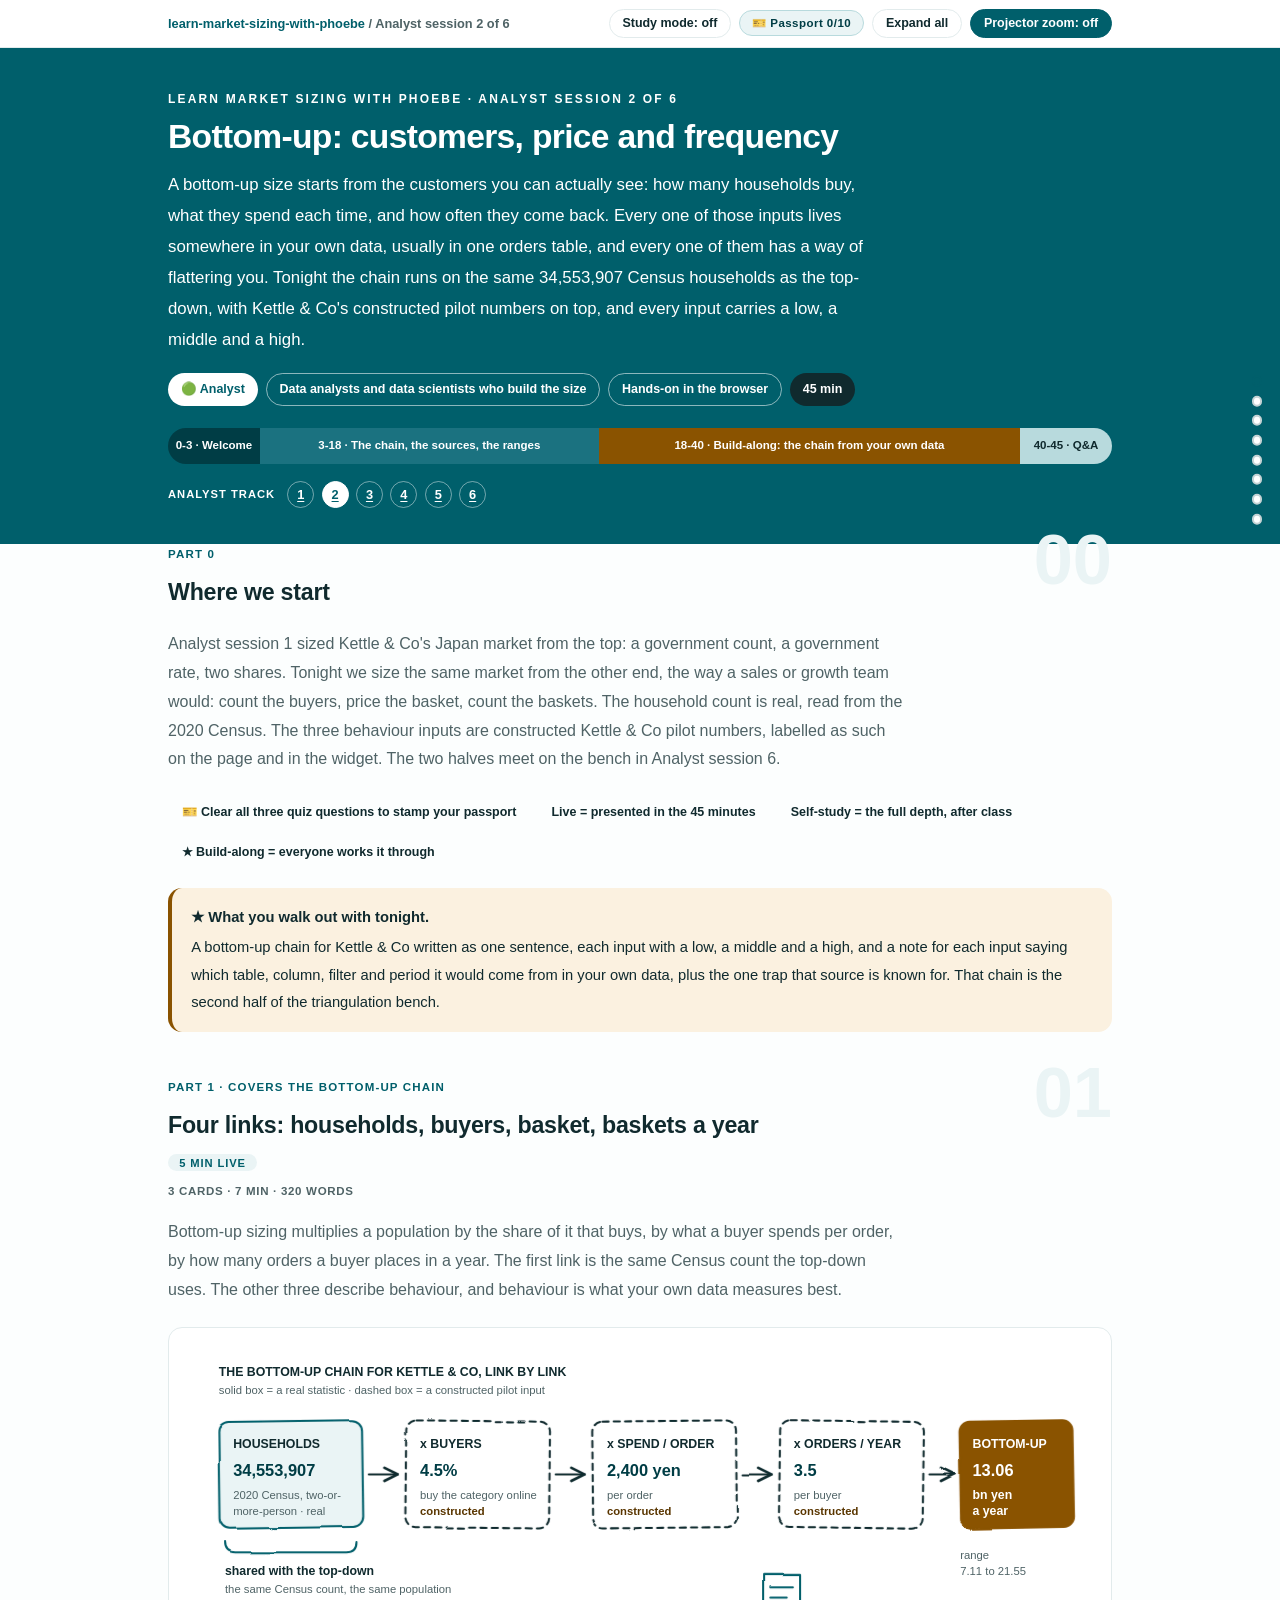
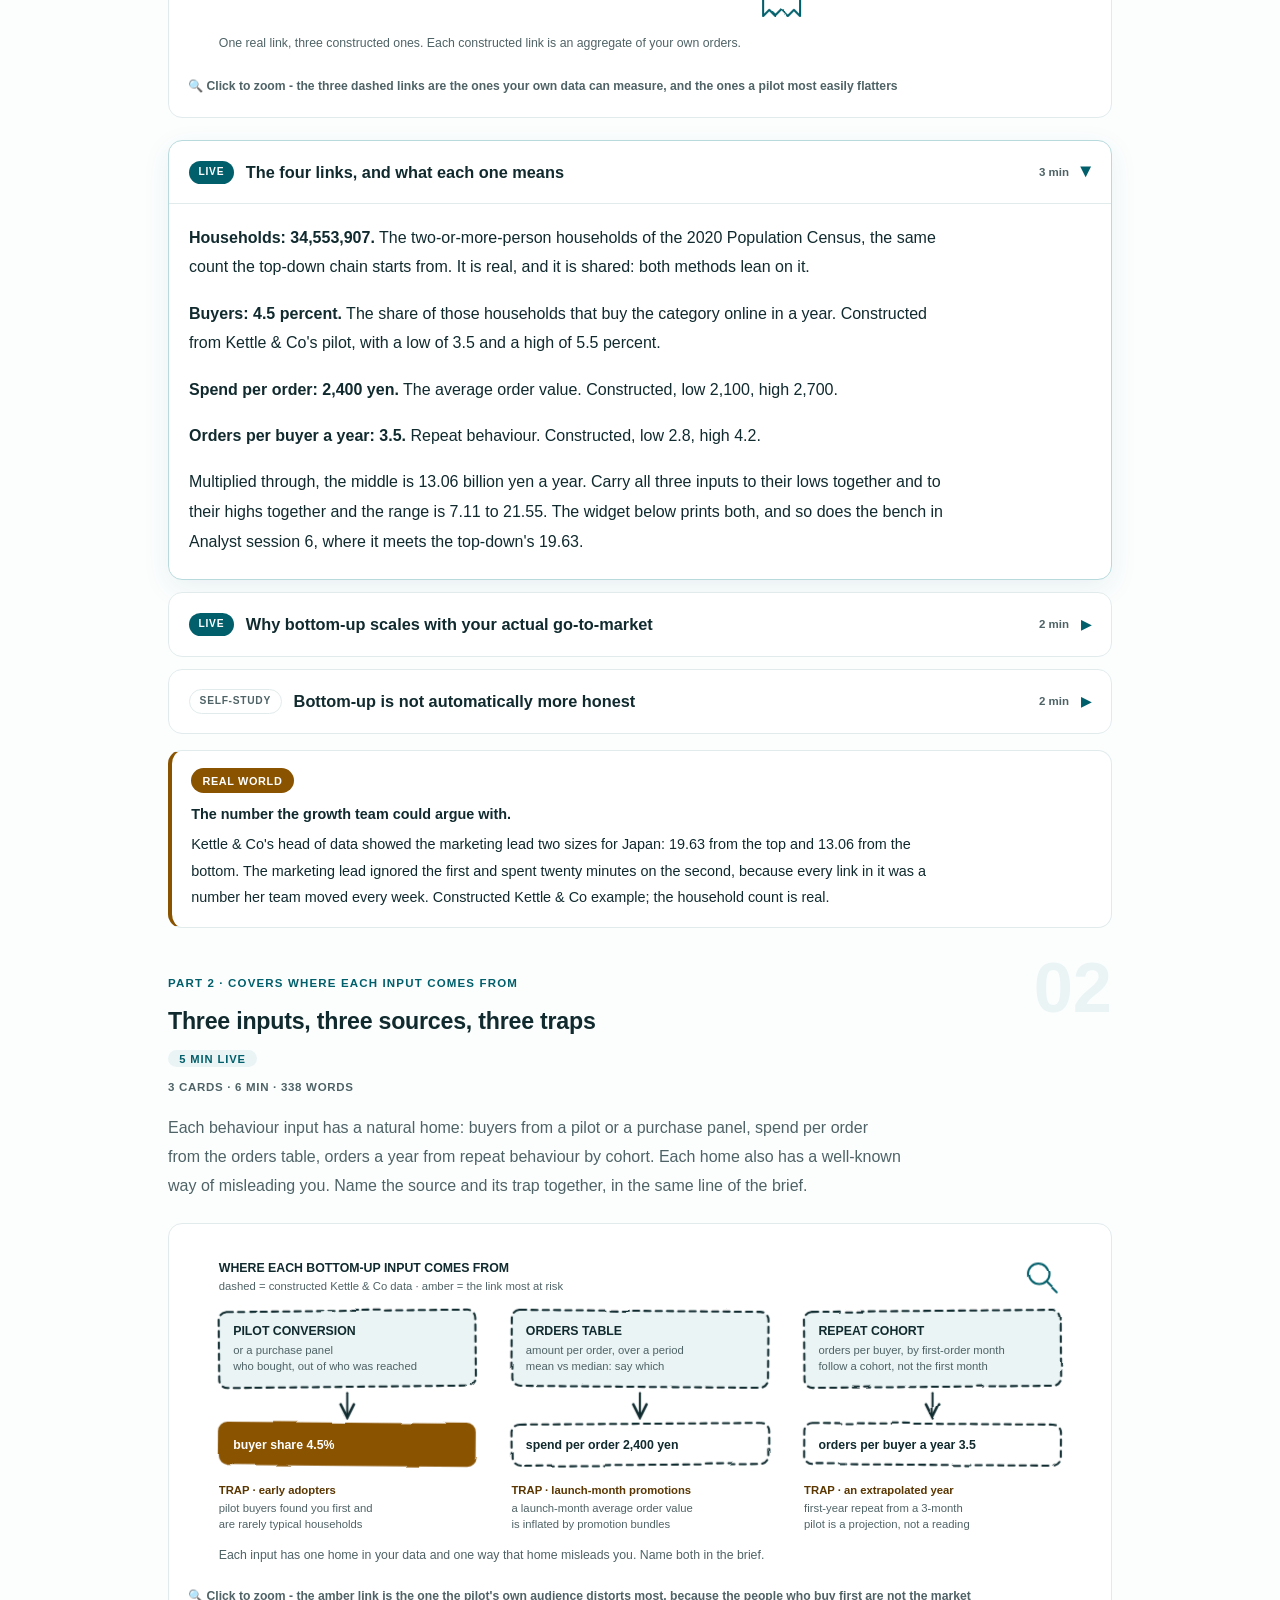
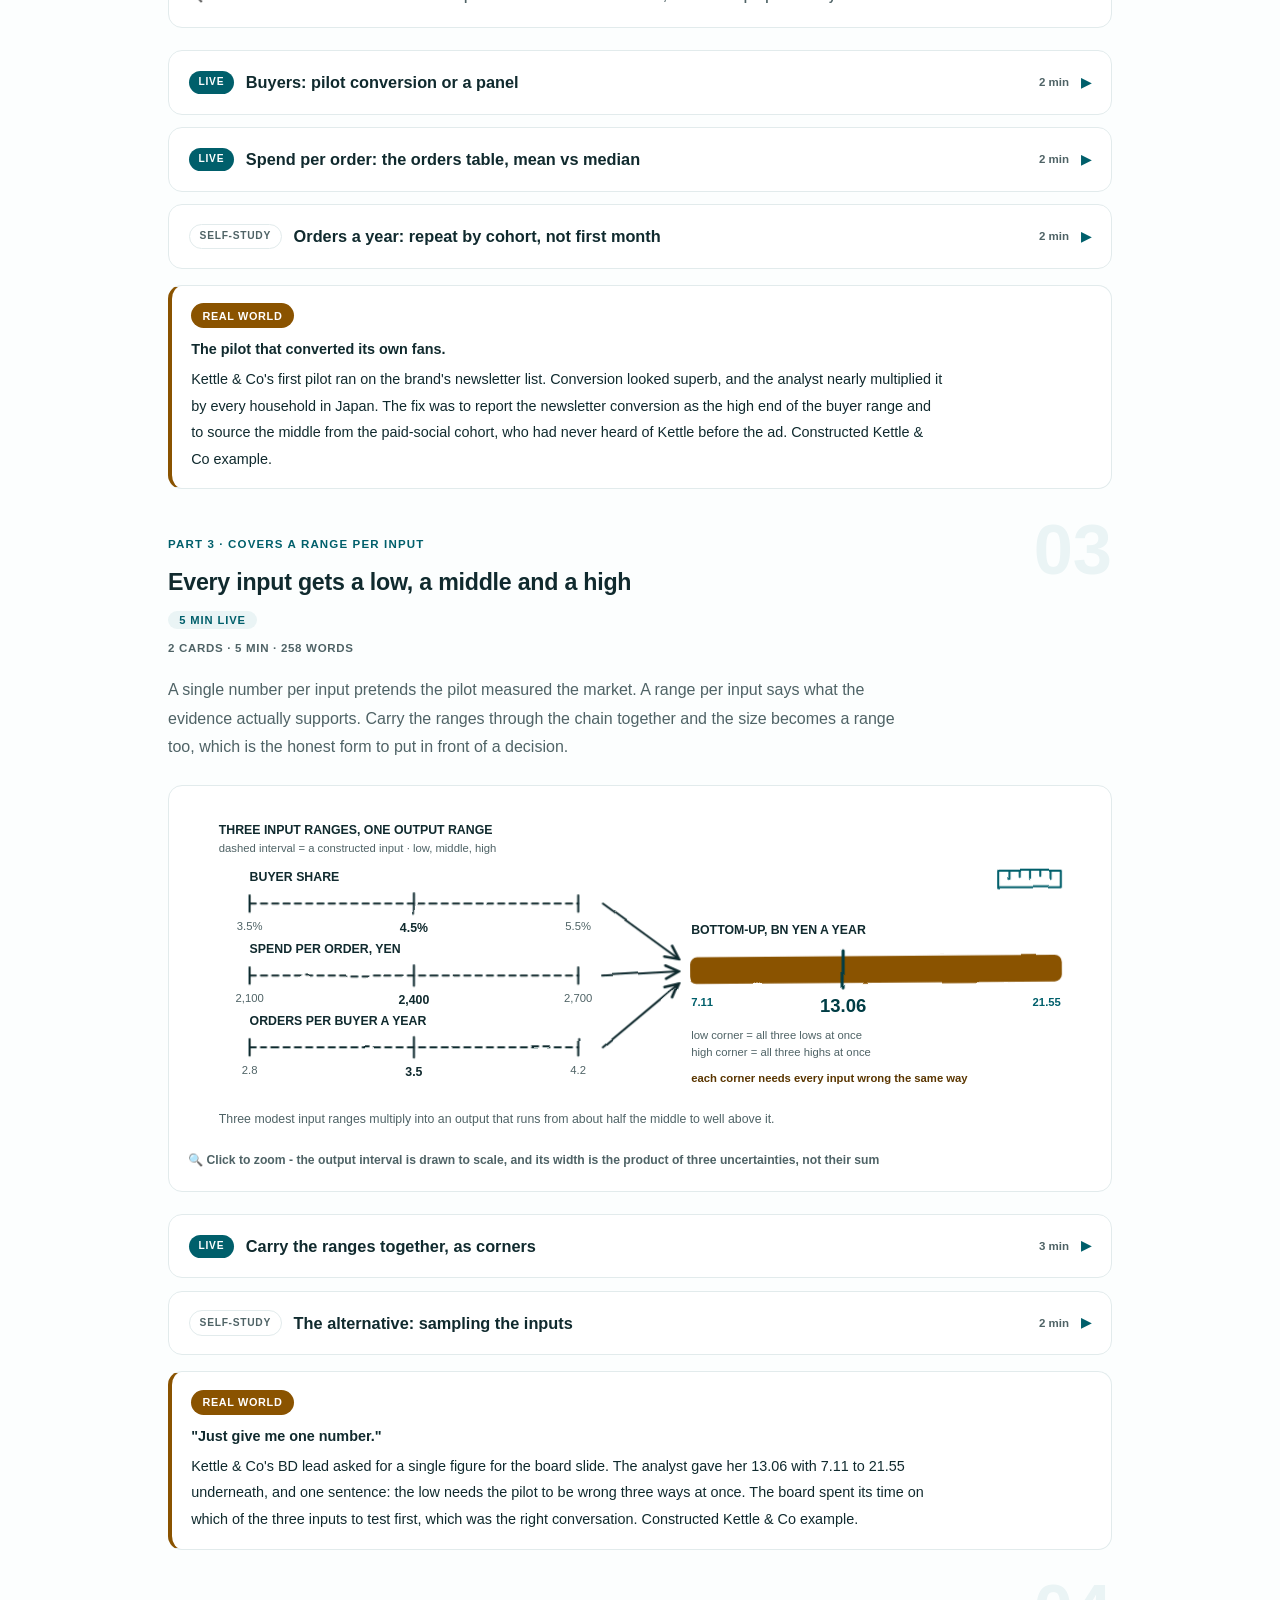
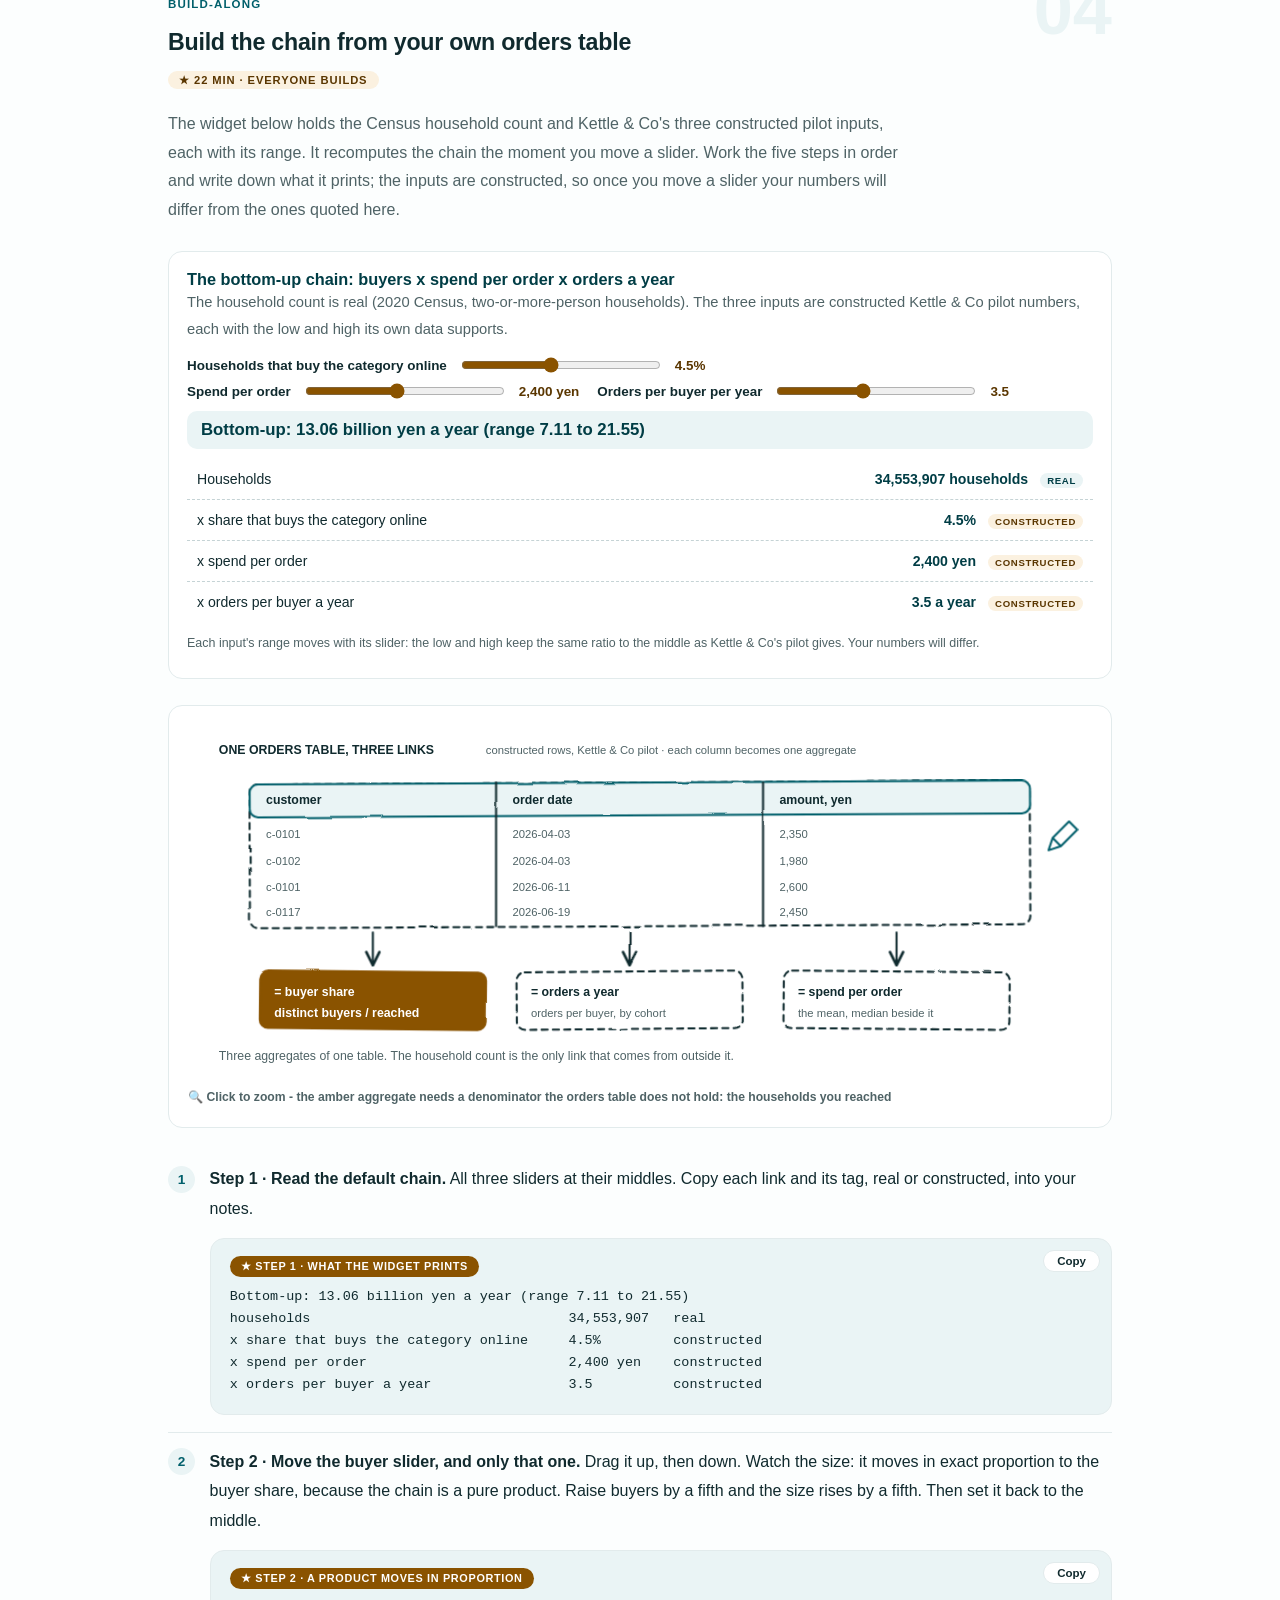
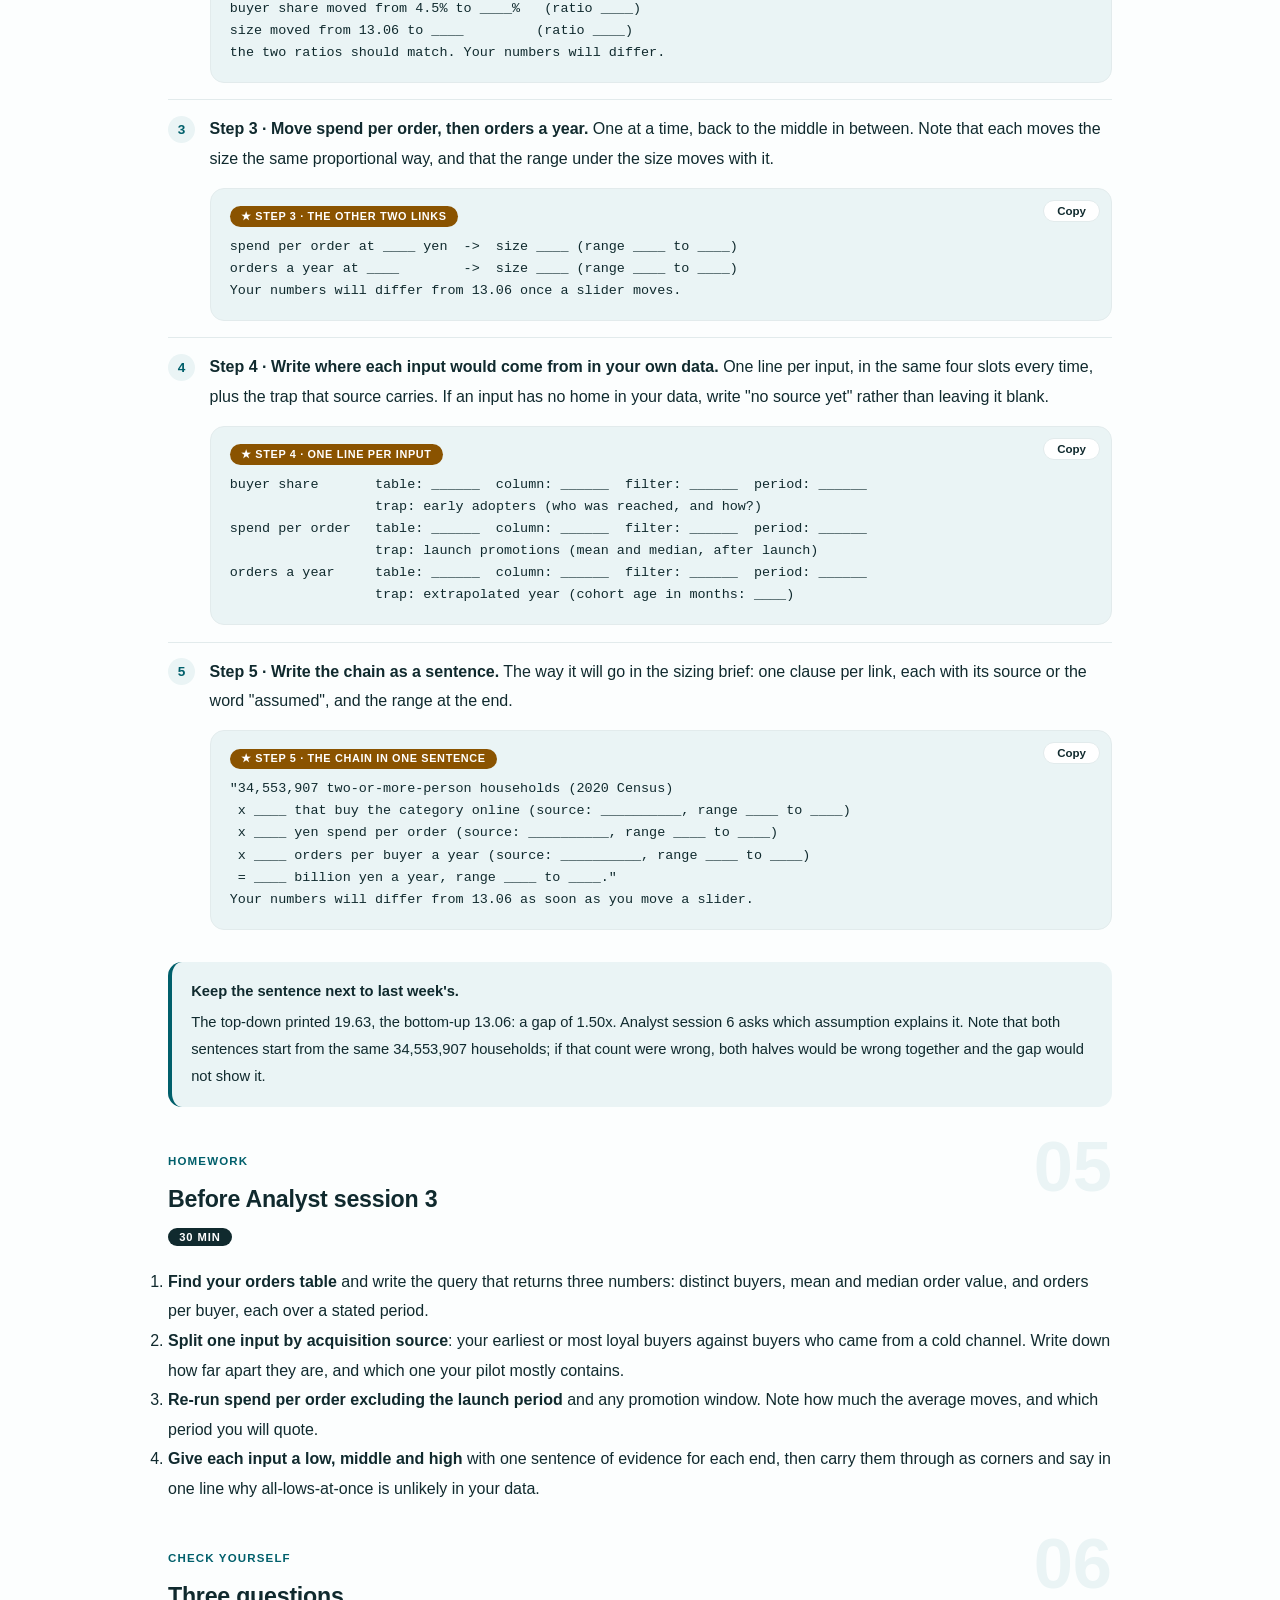
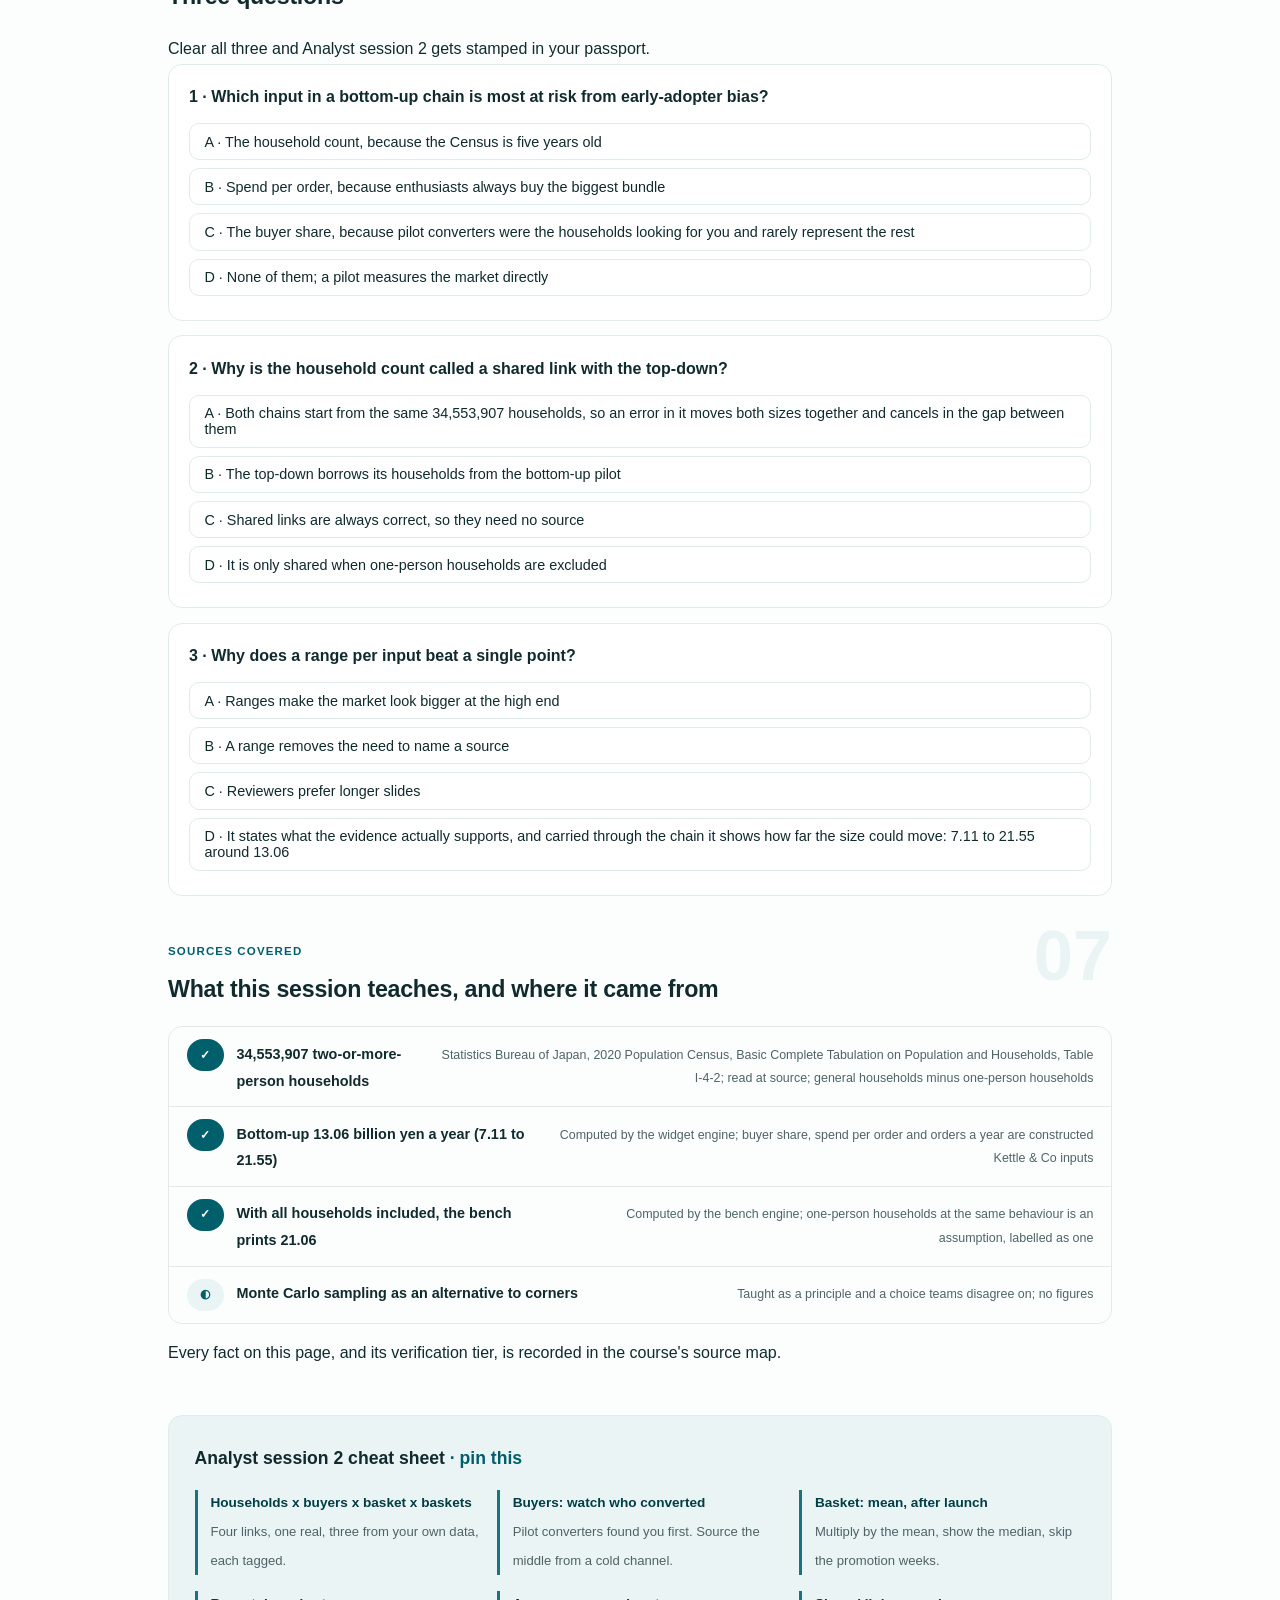
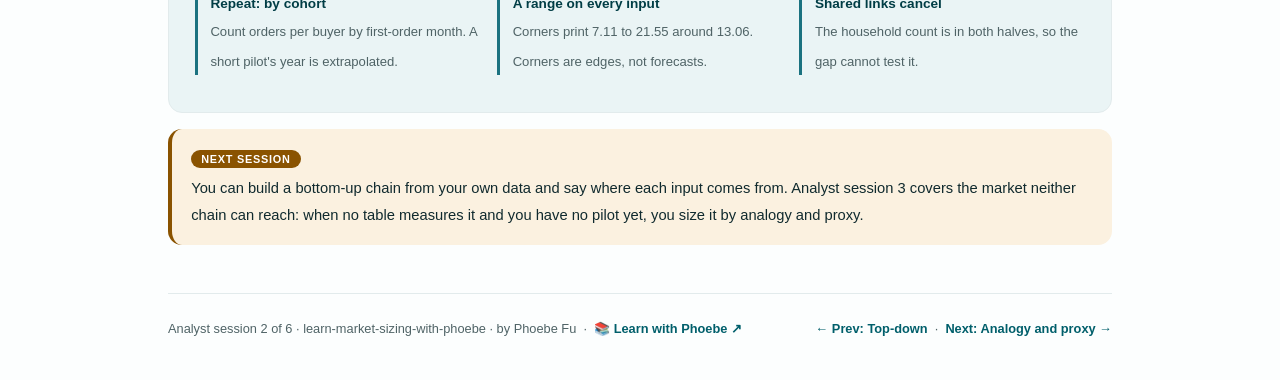
<file: courses/a2-bottom-up.html>
<!DOCTYPE html>
<html lang="en">
<head>
<meta charset="UTF-8">
<meta name="viewport" content="width=device-width, initial-scale=1.0">
<!-- social:start -->
<meta name="description" content="Analyst session 2 of 6. Bottom-up market sizing from your own data: households times the share that buys the category online times spend per order times orders per buyer a year. Where each input comes from, the trap hiding in each source, and why every input gets a range.">
<meta property="og:type" content="article">
<meta property="og:site_name" content="Learn with Phoebe">
<meta property="og:title" content="Bottom-up: customers, price and frequency - learn market sizing with phoebe">
<meta property="og:description" content="Analyst session 2 of 6. Buyers times spend per order times orders a year, computed in the browser, with a range on every input.">
<meta property="og:url" content="https://phoebefu6.github.io/learn-market-sizing-with-phoebe/courses/a2-bottom-up.html">
<meta property="og:image" content="https://phoebefu6.github.io/learn-market-sizing-with-phoebe/assets/og-cover.png">
<meta property="og:image:width" content="1200">
<meta property="og:image:height" content="630">
<meta name="twitter:card" content="summary_large_image">
<meta name="twitter:title" content="Bottom-up: customers, price and frequency - learn market sizing with phoebe">
<meta name="twitter:description" content="Analyst session 2 of 6. A bottom-up chain from your own orders table, link by link.">
<meta name="twitter:image" content="https://phoebefu6.github.io/learn-market-sizing-with-phoebe/assets/og-cover.png">
<!-- social:end -->
<title>Analyst session 2 · Bottom-up: customers, price and frequency - learn market sizing with phoebe</title>
<link rel="stylesheet" href="../assets/style.css?v=22">
</head>
<body>

<div class="toolbar">
  <div class="wrap">
    <span class="crumb"><a href="../index.html">learn-market-sizing-with-phoebe</a> / Analyst session 2 of 6</span>
    <button class="btn" id="toggle-all" type="button">Expand all</button>
    <button class="btn primary" id="zoom-toggle" type="button">Projector zoom: off</button>
  </div>
</div>

<header class="masthead">
  <div class="wrap">
    <div class="eyebrow">Learn Market Sizing with Phoebe · Analyst session 2 of 6</div>
    <h1>Bottom-up: customers, <span class="accent">price and frequency</span></h1>
    <p class="sub">A bottom-up size starts from the customers you can actually see: how many households buy, what they spend each time, and how often they come back. Every one of those inputs lives somewhere in your own data, usually in one orders table, and every one of them has a way of flattering you. Tonight the chain runs on the same 34,553,907 Census households as the top-down, with Kettle &amp; Co's constructed pilot numbers on top, and every input carries a low, a middle and a high.</p>
    <div class="chip-row">
      <span class="chip level">🟢 Analyst</span>
      <span class="chip audience">Data analysts and data scientists who build the size</span>
      <span class="chip audience">Hands-on in the browser</span>
      <span class="chip time">45 min</span>
    </div>
    <div class="agenda">
      <span class="a1" style="flex:1">0-3 · Welcome</span>
      <span class="a2" style="flex:4">3-18 · The chain, the sources, the ranges</span>
      <span class="a3" style="flex:5">18-40 · Build-along: the chain from your own data</span>
      <span class="a4" style="flex:1">40-45 · Q&amp;A</span>
    </div>
  </div>
</header>

<main class="wrap">

  <section class="section" id="intro">
    <div class="section-kicker">
      <span class="klabel">Part 0</span>
      <h2>Where we start</h2>
    </div>
    <p class="lede">Analyst session 1 sized Kettle &amp; Co's Japan market from the top: a government count, a government rate, two shares. Tonight we size the same market from the other end, the way a sales or growth team would: count the buyers, price the basket, count the baskets. The household count is real, read from the 2020 Census. The three behaviour inputs are constructed Kettle &amp; Co pilot numbers, labelled as such on the page and in the widget. The two halves meet on the bench in Analyst session 6.</p>

    <div class="legend">
      <span class="pill">🎫 Clear all three quiz questions to stamp your passport</span>
      <span class="pill">Live = presented in the 45 minutes</span>
      <span class="pill">Self-study = the full depth, after class</span>
      <span class="pill">★ Build-along = everyone works it through</span>
    </div>

    <div class="callout win">
      <p><strong>★ What you walk out with tonight.</strong> A bottom-up chain for Kettle &amp; Co written as one sentence, each input with a low, a middle and a high, and a note for each input saying which table, column, filter and period it would come from in your own data, plus the one trap that source is known for. That chain is the second half of the triangulation bench.</p>
    </div>
  </section>

  <section class="section" id="part-1">
    <div class="section-kicker">
      <span class="klabel">Part 1 · covers the bottom-up chain</span>
      <h2>Four links: households, buyers, basket, baskets a year</h2>
      <span class="tag concept">5 min live</span>
    </div>
    <p class="lede">Bottom-up sizing multiplies a population by the share of it that buys, by what a buyer spends per order, by how many orders a buyer places in a year. The first link is the same Census count the top-down uses. The other three describe behaviour, and behaviour is what your own data measures best.</p>

    <figure class="zoomable">
      <svg viewBox="0 0 880 310" xmlns="http://www.w3.org/2000/svg" role="img" aria-label="A hand-drawn chain of five boxes joined by arrows. Box 1, real, solid: 34,553,907 two-or-more-person households, 2020 Census, bracketed underneath as shared with the top-down. Box 2, constructed, dashed: times 4.5 percent of households that buy the category online. Box 3, constructed, dashed: times 2,400 yen spend per order. Box 4, constructed, dashed: times 3.5 orders per buyer a year. Box 5, amber: bottom-up 13.06 billion yen a year, range 7.11 to 21.55.">
        <defs>
          <filter id="a2aSk" x="-3%" y="-3%" width="106%" height="106%"><feTurbulence type="fractalNoise" baseFrequency="0.02" numOctaves="2" seed="53" result="n"/><feDisplacementMap in="SourceGraphic" in2="n" scale="2.4" xChannelSelector="R" yChannelSelector="G"/></filter>
          <pattern id="a2aHc" patternUnits="userSpaceOnUse" width="7" height="7" patternTransform="rotate(-38)"><line x1="0" y1="0" x2="0" y2="7" stroke="#005F6B" stroke-width="1" opacity=".5"/></pattern>
          <marker id="a2aAr" viewBox="0 0 10 10" refX="9" refY="5" markerWidth="8" markerHeight="8" orient="auto"><path d="M1 1 L9 5 L1 9" fill="none" stroke="#102A2E" stroke-width="1.6" stroke-linecap="round"/></marker>
        </defs>
        <style>
          .a2aH { font: 800 12px Inter, sans-serif; fill: #102A2E; }
          .a2aL { font: 600 12px Inter, sans-serif; fill: #102A2E; }
          .a2aS { font: 400 11px Inter, sans-serif; fill: #4F6366; }
          .a2aB { font: 800 11px Inter, sans-serif; fill: #5A3600; }
          .a2aV { font: 800 16px Inter, sans-serif; fill: #003D45; }
          .a2aW { font: 800 12px Inter, sans-serif; fill: #FFFFFF; }
          .a2aX { font: 800 16px Inter, sans-serif; fill: #FFFFFF; }
          .a2aN { font: 400 12px Inter, sans-serif; fill: #4F6366; }
        </style>

        <text class="a2aH" x="30" y="28">THE BOTTOM-UP CHAIN FOR KETTLE &amp; CO, LINK BY LINK</text>
        <text class="a2aS" x="30" y="46">solid box = a real statistic · dashed box = a constructed pilot input</text>

        <g filter="url(#a2aSk)" fill="none" stroke="#102A2E" stroke-width="2" stroke-linecap="round" stroke-linejoin="round">
          <rect x="30" y="72" width="140" height="104" rx="10" transform="rotate(-0.8 100 124)" fill="#EAF4F5" stroke="#005F6B"/>
          <path d="M176 124 L204 124" marker-end="url(#a2aAr)"/>
          <rect x="212" y="72" width="140" height="104" rx="10" transform="rotate(0.6 282 124)" fill="#FFFFFF" stroke-dasharray="6 5"/>
          <path d="M358 124 L386 124" marker-end="url(#a2aAr)"/>
          <rect x="394" y="72" width="140" height="104" rx="10" transform="rotate(-0.6 464 124)" fill="#FFFFFF" stroke-dasharray="6 5"/>
          <path d="M540 124 L568 124" marker-end="url(#a2aAr)"/>
          <rect x="576" y="72" width="140" height="104" rx="10" transform="rotate(0.8 646 124)" fill="#FFFFFF" stroke-dasharray="6 5"/>
          <path d="M722 124 L746 124" marker-end="url(#a2aAr)"/>
          <rect x="752" y="72" width="110" height="104" rx="10" transform="rotate(-1 807 124)" fill="#8A5300" stroke="#8A5300"/>
          <path d="M36 190 Q36 200 46 200 L154 200 Q164 200 164 190" stroke="#005F6B"/>
          <!-- doodle: a receipt -->
          <path d="M560 222 L596 222 L596 262 L590 256 L584 262 L578 256 L572 262 L566 256 L560 262 Z M567 234 L589 234 M567 244 L583 244" stroke="#005F6B"/>
        </g>

        <text class="a2aH" x="44" y="98">HOUSEHOLDS</text>
        <text class="a2aV" x="44" y="126">34,553,907</text>
        <text class="a2aS" x="44" y="148">2020 Census, two-or-</text>
        <text class="a2aS" x="44" y="164">more-person · real</text>

        <text class="a2aH" x="226" y="98">x BUYERS</text>
        <text class="a2aV" x="226" y="126">4.5%</text>
        <text class="a2aS" x="226" y="148">buy the category online</text>
        <text class="a2aB" x="226" y="164">constructed</text>

        <text class="a2aH" x="408" y="98">x SPEND / ORDER</text>
        <text class="a2aV" x="408" y="126">2,400 yen</text>
        <text class="a2aS" x="408" y="148">per order</text>
        <text class="a2aB" x="408" y="164">constructed</text>

        <text class="a2aH" x="590" y="98">x ORDERS / YEAR</text>
        <text class="a2aV" x="590" y="126">3.5</text>
        <text class="a2aS" x="590" y="148">per buyer</text>
        <text class="a2aB" x="590" y="164">constructed</text>

        <text class="a2aW" x="764" y="98">BOTTOM-UP</text>
        <text class="a2aX" x="764" y="126">13.06</text>
        <text class="a2aW" x="764" y="148">bn yen</text>
        <text class="a2aW" x="764" y="164">a year</text>

        <text class="a2aL" x="36" y="222">shared with the top-down</text>
        <text class="a2aS" x="36" y="240">the same Census count, the same population</text>
        <text class="a2aS" x="752" y="206">range</text>
        <text class="a2aS" x="752" y="222">7.11 to 21.55</text>

        <text class="a2aN" x="30" y="292">One real link, three constructed ones. Each constructed link is an aggregate of your own orders.</text>
      </svg>
      <figcaption>🔍 Click to zoom - the three dashed links are the ones your own data can measure, and the ones a pilot most easily flatters</figcaption>
    </figure>

    <details class="card" open>
      <summary><span class="mode live">Live</span>The four links, and what each one means<span class="mini">3 min</span><span class="caret">▶</span></summary>
      <div class="body">
        <p><strong>Households: 34,553,907.</strong> The two-or-more-person households of the 2020 Population Census, the same count the top-down chain starts from. It is real, and it is shared: both methods lean on it.</p>
        <p><strong>Buyers: 4.5 percent.</strong> The share of those households that buy the category online in a year. Constructed from Kettle &amp; Co's pilot, with a low of 3.5 and a high of 5.5 percent.</p>
        <p><strong>Spend per order: 2,400 yen.</strong> The average order value. Constructed, low 2,100, high 2,700.</p>
        <p><strong>Orders per buyer a year: 3.5.</strong> Repeat behaviour. Constructed, low 2.8, high 4.2.</p>
        <p>Multiplied through, the middle is 13.06 billion yen a year. Carry all three inputs to their lows together and to their highs together and the range is 7.11 to 21.55. The widget below prints both, and so does the bench in Analyst session 6, where it meets the top-down's 19.63.</p>
      </div>
    </details>

    <details class="card">
      <summary><span class="mode live">Live</span>Why bottom-up scales with your actual go-to-market<span class="mini">2 min</span><span class="caret">▶</span></summary>
      <div class="body">
        <p>A top-down size describes the market. A bottom-up size describes the customers your channels reach, at the price you charge, at the rate they come back. That makes it the number a plan can be built on: every link is a lever someone owns. Conversion belongs to growth, the basket to merchandising and pricing, repeat to retention.</p>
        <p>It also means a bottom-up grows only when a link moves. Doubling the size on a slide requires saying which link doubles and who will move it. If nobody can name the lever, the doubled number is a hope. Price is one of those levers, and how buyers respond to it is its own discipline: <a href="https://phoebefu6.github.io/learn-economics-with-phoebe/">Learn Economics with Phoebe</a> owns elasticity and pricing from data.</p>
      </div>
    </details>

    <details class="card">
      <summary><span class="mode self">Self-study</span>Bottom-up is not automatically more honest<span class="mini">2 min</span><span class="caret">▶</span></summary>
      <div class="body">
        <p>Bottom-up feels grounded because the inputs come from your own customers. That is also its weakness: your own customers are the ones who already found you. The chain is only as good as the claim that pilot behaviour describes the households you have not met yet. Part 2 is about exactly that claim, one input at a time.</p>
      </div>
    </details>

    <div class="callout example">
      <span class="ex-pill">Real world</span>
      <p><strong>The number the growth team could argue with.</strong> Kettle &amp; Co's head of data showed the marketing lead two sizes for Japan: 19.63 from the top and 13.06 from the bottom. The marketing lead ignored the first and spent twenty minutes on the second, because every link in it was a number her team moved every week. Constructed Kettle &amp; Co example; the household count is real.</p>
    </div>
  </section>

  <section class="section" id="part-2">
    <div class="section-kicker">
      <span class="klabel">Part 2 · covers where each input comes from</span>
      <h2>Three inputs, three sources, three traps</h2>
      <span class="tag concept">5 min live</span>
    </div>
    <p class="lede">Each behaviour input has a natural home: buyers from a pilot or a purchase panel, spend per order from the orders table, orders a year from repeat behaviour by cohort. Each home also has a well-known way of misleading you. Name the source and its trap together, in the same line of the brief.</p>

    <figure class="zoomable">
      <svg viewBox="0 0 880 324" xmlns="http://www.w3.org/2000/svg" role="img" aria-label="Three hand-drawn columns. Column 1: a pilot conversion or panel source feeds the buyer share link of 4.5 percent, filled amber; its trap is early adopters, who found you first and are rarely typical. Column 2: the orders table feeds spend per order, 2,400 yen; its trap is a launch-month average inflated by promotions. Column 3: a repeat cohort feeds orders per buyer a year, 3.5; its trap is a full year of repeat extrapolated from a three-month pilot.">
        <defs>
          <filter id="a2bSk" x="-3%" y="-3%" width="106%" height="106%"><feTurbulence type="fractalNoise" baseFrequency="0.02" numOctaves="2" seed="59" result="n"/><feDisplacementMap in="SourceGraphic" in2="n" scale="2.4" xChannelSelector="R" yChannelSelector="G"/></filter>
          <pattern id="a2bHc" patternUnits="userSpaceOnUse" width="7" height="7" patternTransform="rotate(-38)"><line x1="0" y1="0" x2="0" y2="7" stroke="#005F6B" stroke-width="1" opacity=".5"/></pattern>
          <marker id="a2bAr" viewBox="0 0 10 10" refX="9" refY="5" markerWidth="8" markerHeight="8" orient="auto"><path d="M1 1 L9 5 L1 9" fill="none" stroke="#102A2E" stroke-width="1.6" stroke-linecap="round"/></marker>
        </defs>
        <style>
          .a2bH { font: 800 12px Inter, sans-serif; fill: #102A2E; }
          .a2bL { font: 600 12px Inter, sans-serif; fill: #102A2E; }
          .a2bS { font: 400 11px Inter, sans-serif; fill: #4F6366; }
          .a2bB { font: 800 11px Inter, sans-serif; fill: #5A3600; }
          .a2bW { font: 800 12px Inter, sans-serif; fill: #FFFFFF; }
          .a2bN { font: 400 12px Inter, sans-serif; fill: #4F6366; }
        </style>

        <text class="a2bH" x="30" y="28">WHERE EACH BOTTOM-UP INPUT COMES FROM</text>
        <text class="a2bS" x="30" y="46">dashed = constructed Kettle &amp; Co data · amber = the link most at risk</text>

        <g filter="url(#a2bSk)" fill="none" stroke="#102A2E" stroke-width="2" stroke-linecap="round" stroke-linejoin="round">
          <rect x="30" y="66" width="250" height="74" rx="8" transform="rotate(-0.6 155 103)" fill="#EAF4F5" stroke-dasharray="6 5"/>
          <rect x="315" y="66" width="250" height="74" rx="8" transform="rotate(0.5 440 103)" fill="#EAF4F5" stroke-dasharray="6 5"/>
          <rect x="600" y="66" width="250" height="74" rx="8" transform="rotate(-0.5 725 103)" fill="#EAF4F5" stroke-dasharray="6 5"/>
          <path d="M155 146 L155 170" marker-end="url(#a2bAr)"/>
          <path d="M440 146 L440 170" marker-end="url(#a2bAr)"/>
          <path d="M725 146 L725 170" marker-end="url(#a2bAr)"/>
          <rect x="30" y="176" width="250" height="40" rx="8" transform="rotate(0.5 155 196)" fill="#8A5300" stroke="#8A5300"/>
          <rect x="315" y="176" width="250" height="40" rx="8" transform="rotate(-0.4 440 196)" fill="#FFFFFF" stroke-dasharray="6 5"/>
          <rect x="600" y="176" width="250" height="40" rx="8" transform="rotate(0.4 725 196)" fill="#FFFFFF" stroke-dasharray="6 5"/>
          <!-- doodle: a magnifier -->
          <path d="M828 30 m-10 0 a10 10 0 1 0 20 0 a10 10 0 1 0 -20 0 M836 38 L846 48" stroke="#005F6B"/>
        </g>

        <text class="a2bH" x="44" y="90">PILOT CONVERSION</text>
        <text class="a2bS" x="44" y="108">or a purchase panel</text>
        <text class="a2bS" x="44" y="124">who bought, out of who was reached</text>

        <text class="a2bH" x="329" y="90">ORDERS TABLE</text>
        <text class="a2bS" x="329" y="108">amount per order, over a period</text>
        <text class="a2bS" x="329" y="124">mean vs median: say which</text>

        <text class="a2bH" x="614" y="90">REPEAT COHORT</text>
        <text class="a2bS" x="614" y="108">orders per buyer, by first-order month</text>
        <text class="a2bS" x="614" y="124">follow a cohort, not the first month</text>

        <text class="a2bW" x="44" y="201">buyer share 4.5%</text>
        <text class="a2bL" x="329" y="201">spend per order 2,400 yen</text>
        <text class="a2bL" x="614" y="201">orders per buyer a year 3.5</text>

        <text class="a2bB" x="30" y="244">TRAP · early adopters</text>
        <text class="a2bS" x="30" y="262">pilot buyers found you first and</text>
        <text class="a2bS" x="30" y="278">are rarely typical households</text>

        <text class="a2bB" x="315" y="244">TRAP · launch-month promotions</text>
        <text class="a2bS" x="315" y="262">a launch-month average order value</text>
        <text class="a2bS" x="315" y="278">is inflated by promotion bundles</text>

        <text class="a2bB" x="600" y="244">TRAP · an extrapolated year</text>
        <text class="a2bS" x="600" y="262">first-year repeat from a 3-month</text>
        <text class="a2bS" x="600" y="278">pilot is a projection, not a reading</text>

        <text class="a2bN" x="30" y="308">Each input has one home in your data and one way that home misleads you. Name both in the brief.</text>
      </svg>
      <figcaption>🔍 Click to zoom - the amber link is the one the pilot's own audience distorts most, because the people who buy first are not the market</figcaption>
    </figure>

    <details class="card">
      <summary><span class="mode live">Live</span>Buyers: pilot conversion or a panel<span class="mini">2 min</span><span class="caret">▶</span></summary>
      <div class="body">
        <p>The buyer share is buyers divided by the households you reached. A pilot gives you both halves for a small, self-selected slice of the market. A purchase panel gives you a broader slice, measured by someone else, with its own definition of "buys the category".</p>
        <p><strong>The trap: early adopters are rarely typical.</strong> The households that convert in a pilot are the ones who were looking for you: tea enthusiasts, people who follow the brand, people your launch ads were targeted at. Their conversion rate describes them. Multiplying it by every household in Japan assumes everyone else will behave like the keenest buyers, the same mix of a local rate and a national population that Analyst session 1 caught with Shizuoka.</p>
      </div>
    </details>

    <details class="card">
      <summary><span class="mode live">Live</span>Spend per order: the orders table, mean vs median<span class="mini">2 min</span><span class="caret">▶</span></summary>
      <div class="body">
        <p>Spend per order is an average order value: the sum of order amounts divided by the number of orders, over a stated period. The mean is what multiplies correctly through the chain, because buyers times orders times the mean order gives back total spend. The median tells you what a typical order looks like. Report both, multiply by the mean, and say so.</p>
        <p><strong>The trap: a launch-month average is inflated by promotions.</strong> Launch bundles, gift sets and free-shipping thresholds push the basket up in the first weeks. Take the average from a period after the launch offers end, and write the period next to the number.</p>
      </div>
    </details>

    <details class="card">
      <summary><span class="mode self">Self-study</span>Orders a year: repeat by cohort, not first month<span class="mini">2 min</span><span class="caret">▶</span></summary>
      <div class="body">
        <p>Orders per buyer a year comes from repeat behaviour: group buyers by the month of their first order, then count how many orders each cohort places over the following months. A cohort view stops new buyers, who have had no time to repeat, from dragging the average down, and stops a burst of first orders from looking like loyalty.</p>
        <p><strong>The trap: first-year repeat from a 3-month pilot is extrapolated.</strong> Three months of a cohort's orders tell you about three months. Turning that into a year assumes the repeat curve keeps its shape, and that assumption belongs in the brief as a constructed link with a wide range, not as a measured one.</p>
      </div>
    </details>

    <div class="callout example">
      <span class="ex-pill">Real world</span>
      <p><strong>The pilot that converted its own fans.</strong> Kettle &amp; Co's first pilot ran on the brand's newsletter list. Conversion looked superb, and the analyst nearly multiplied it by every household in Japan. The fix was to report the newsletter conversion as the high end of the buyer range and to source the middle from the paid-social cohort, who had never heard of Kettle before the ad. Constructed Kettle &amp; Co example.</p>
    </div>
  </section>

  <section class="section" id="part-3">
    <div class="section-kicker">
      <span class="klabel">Part 3 · covers a range per input</span>
      <h2>Every input gets a low, a middle and a high</h2>
      <span class="tag concept">5 min live</span>
    </div>
    <p class="lede">A single number per input pretends the pilot measured the market. A range per input says what the evidence actually supports. Carry the ranges through the chain together and the size becomes a range too, which is the honest form to put in front of a decision.</p>

    <figure class="zoomable">
      <svg viewBox="0 0 880 326" xmlns="http://www.w3.org/2000/svg" role="img" aria-label="Three hand-drawn dashed intervals on the left, one per constructed input: buyer share 3.5, 4.5 and 5.5 percent; spend per order 2,100, 2,400 and 2,700 yen; orders per buyer a year 2.8, 3.5 and 4.2. Arrows from all three feed one amber output interval on the right, drawn to scale: bottom-up 7.11 to 21.55 billion yen a year with the middle at 13.06. Notes say the low corner is all three lows at once and the high corner all three highs at once.">
        <defs>
          <filter id="a2cSk" x="-3%" y="-3%" width="106%" height="106%"><feTurbulence type="fractalNoise" baseFrequency="0.02" numOctaves="2" seed="61" result="n"/><feDisplacementMap in="SourceGraphic" in2="n" scale="2.4" xChannelSelector="R" yChannelSelector="G"/></filter>
          <pattern id="a2cHc" patternUnits="userSpaceOnUse" width="7" height="7" patternTransform="rotate(-38)"><line x1="0" y1="0" x2="0" y2="7" stroke="#005F6B" stroke-width="1" opacity=".5"/></pattern>
          <marker id="a2cAr" viewBox="0 0 10 10" refX="9" refY="5" markerWidth="8" markerHeight="8" orient="auto"><path d="M1 1 L9 5 L1 9" fill="none" stroke="#102A2E" stroke-width="1.6" stroke-linecap="round"/></marker>
        </defs>
        <style>
          .a2cH { font: 800 12px Inter, sans-serif; fill: #102A2E; }
          .a2cL { font: 600 12px Inter, sans-serif; fill: #102A2E; }
          .a2cS { font: 400 11px Inter, sans-serif; fill: #4F6366; }
          .a2cB { font: 800 11px Inter, sans-serif; fill: #5A3600; }
          .a2cV { font: 800 18px Inter, sans-serif; fill: #003D45; }
          .a2cA { font: 700 11px Inter, sans-serif; fill: #005F6B; }
          .a2cN { font: 400 12px Inter, sans-serif; fill: #4F6366; }
        </style>

        <text class="a2cH" x="30" y="28">THREE INPUT RANGES, ONE OUTPUT RANGE</text>
        <text class="a2cS" x="30" y="46">dashed interval = a constructed input · low, middle, high</text>

        <g filter="url(#a2cSk)" fill="none" stroke="#102A2E" stroke-width="2" stroke-linecap="round" stroke-linejoin="round">
          <path d="M60 96 L380 96" stroke-dasharray="6 5"/>
          <path d="M60 88 L60 104 M220 86 L220 106 M380 88 L380 104"/>
          <path d="M60 166 L380 166" stroke-dasharray="6 5"/>
          <path d="M60 158 L60 174 M220 156 L220 176 M380 158 L380 174"/>
          <path d="M60 236 L380 236" stroke-dasharray="6 5"/>
          <path d="M60 228 L60 244 M220 226 L220 246 M380 228 L380 244"/>
          <path d="M404 96 L478 150" marker-end="url(#a2cAr)"/>
          <path d="M404 166 L478 162" marker-end="url(#a2cAr)"/>
          <path d="M404 236 L478 174" marker-end="url(#a2cAr)"/>
          <rect x="490" y="148" width="360" height="24" rx="6" transform="rotate(-0.4 670 160)" fill="#8A5300" stroke="#8A5300"/>
          <path d="M638 142 L638 178" stroke="#003D45" stroke-width="3"/>
          <!-- doodle: a ruler -->
          <path d="M790 64 L850 64 L850 80 L790 80 Z M800 64 L800 72 M810 64 L810 70 M820 64 L820 72 M830 64 L830 70 M840 64 L840 72" stroke="#005F6B"/>
        </g>

        <text class="a2cH" x="60" y="74">BUYER SHARE</text>
        <text class="a2cS" x="60" y="122" text-anchor="middle">3.5%</text>
        <text class="a2cL" x="220" y="124" text-anchor="middle">4.5%</text>
        <text class="a2cS" x="380" y="122" text-anchor="middle">5.5%</text>

        <text class="a2cH" x="60" y="144">SPEND PER ORDER, YEN</text>
        <text class="a2cS" x="60" y="192" text-anchor="middle">2,100</text>
        <text class="a2cL" x="220" y="194" text-anchor="middle">2,400</text>
        <text class="a2cS" x="380" y="192" text-anchor="middle">2,700</text>

        <text class="a2cH" x="60" y="214">ORDERS PER BUYER A YEAR</text>
        <text class="a2cS" x="60" y="262" text-anchor="middle">2.8</text>
        <text class="a2cL" x="220" y="264" text-anchor="middle">3.5</text>
        <text class="a2cS" x="380" y="262" text-anchor="middle">4.2</text>

        <text class="a2cH" x="490" y="126">BOTTOM-UP, BN YEN A YEAR</text>
        <text class="a2cA" x="490" y="196">7.11</text>
        <text class="a2cV" x="638" y="202" text-anchor="middle">13.06</text>
        <text class="a2cA" x="850" y="196" text-anchor="end">21.55</text>
        <text class="a2cS" x="490" y="228">low corner = all three lows at once</text>
        <text class="a2cS" x="490" y="244">high corner = all three highs at once</text>
        <text class="a2cB" x="490" y="270">each corner needs every input wrong the same way</text>

        <text class="a2cN" x="30" y="310">Three modest input ranges multiply into an output that runs from about half the middle to well above it.</text>
      </svg>
      <figcaption>🔍 Click to zoom - the output interval is drawn to scale, and its width is the product of three uncertainties, not their sum</figcaption>
    </figure>

    <details class="card">
      <summary><span class="mode live">Live</span>Carry the ranges together, as corners<span class="mini">3 min</span><span class="caret">▶</span></summary>
      <div class="body">
        <p>The simplest way to carry ranges through a chain is by corners: every input at its low gives the low size, every input at its high gives the high size. For Kettle &amp; Co: buyers 3.5 / 4.5 / 5.5 percent, spend per order 2,100 / 2,400 / 2,700 yen, orders 2.8 / 3.5 / 4.2 a year. The corners print 7.11 and 21.55 around a middle of 13.06.</p>
        <p>Corners are wide on purpose. The low corner needs the pilot to have overstated conversion, the basket and the repeat rate all at once. That is unlikely, so the corners are the edges of the plausible, not the expected range. Say that out loud when you show them, or a reader will treat 7.11 as a forecast.</p>
      </div>
    </details>

    <details class="card">
      <summary><span class="mode self">Self-study</span>The alternative: sampling the inputs<span class="mini">2 min</span><span class="caret">▶</span></summary>
      <div class="body">
        <p>Some teams prefer to sample instead: draw each input many times from a distribution across its range, multiply each draw through the chain, and report the spread of the results (a Monte Carlo). The result is usually narrower than the corners, because all-lows-at-once is rare in the draws.</p>
        <p>It is a choice, and teams disagree. Sampling needs a shape for each input and a view on whether the inputs move together; a pilot that overstated conversion probably overstated repeat too, and assuming independence quietly narrows the range. Corners need no such assumptions and anyone can check them by hand. Pick one, write down why, and keep it the same across both halves of the bench. Which input moves the size most, one at a time, is the tornado in Analyst session 4.</p>
      </div>
    </details>

    <div class="callout example">
      <span class="ex-pill">Real world</span>
      <p><strong>"Just give me one number."</strong> Kettle &amp; Co's BD lead asked for a single figure for the board slide. The analyst gave her 13.06 with 7.11 to 21.55 underneath, and one sentence: the low needs the pilot to be wrong three ways at once. The board spent its time on which of the three inputs to test first, which was the right conversation. Constructed Kettle &amp; Co example.</p>
    </div>
  </section>

  <section class="section" id="demo-1">
    <div class="section-kicker">
      <span class="klabel">Build-along</span>
      <h2>Build the chain from your own orders table</h2>
      <span class="tag demo">★ 22 min · everyone builds</span>
    </div>
    <p class="lede">The widget below holds the Census household count and Kettle &amp; Co's three constructed pilot inputs, each with its range. It recomputes the chain the moment you move a slider. Work the five steps in order and write down what it prints; the inputs are constructed, so once you move a slider your numbers will differ from the ones quoted here.</p>

    <div class="msz-widget" data-mode="bottomup"></div>

    <figure class="zoomable">
      <svg viewBox="0 0 880 342" xmlns="http://www.w3.org/2000/svg" role="img" aria-label="A hand-drawn orders table with three columns, customer, order date and amount, and four constructed rows. Under each column an arrow points to the aggregate it becomes: the customer column becomes the buyer share, distinct customers over households reached; the order date column becomes orders per buyer a year, counted by cohort; the amount column becomes spend per order, the mean with the median beside it.">
        <defs>
          <filter id="a2dSk" x="-3%" y="-3%" width="106%" height="106%"><feTurbulence type="fractalNoise" baseFrequency="0.02" numOctaves="2" seed="67" result="n"/><feDisplacementMap in="SourceGraphic" in2="n" scale="2.4" xChannelSelector="R" yChannelSelector="G"/></filter>
          <pattern id="a2dHc" patternUnits="userSpaceOnUse" width="7" height="7" patternTransform="rotate(-38)"><line x1="0" y1="0" x2="0" y2="7" stroke="#005F6B" stroke-width="1" opacity=".5"/></pattern>
          <marker id="a2dAr" viewBox="0 0 10 10" refX="9" refY="5" markerWidth="8" markerHeight="8" orient="auto"><path d="M1 1 L9 5 L1 9" fill="none" stroke="#102A2E" stroke-width="1.6" stroke-linecap="round"/></marker>
        </defs>
        <style>
          .a2dH { font: 800 12px Inter, sans-serif; fill: #102A2E; }
          .a2dL { font: 600 12px Inter, sans-serif; fill: #102A2E; }
          .a2dS { font: 400 11px Inter, sans-serif; fill: #4F6366; }
          .a2dB { font: 800 11px Inter, sans-serif; fill: #5A3600; }
          .a2dW { font: 800 12px Inter, sans-serif; fill: #FFFFFF; }
          .a2dN { font: 400 12px Inter, sans-serif; fill: #4F6366; }
        </style>

        <text class="a2dH" x="30" y="28">ONE ORDERS TABLE, THREE LINKS</text>
        <text class="a2dS" x="290" y="28">constructed rows, Kettle &amp; Co pilot · each column becomes one aggregate</text>

        <g filter="url(#a2dSk)" fill="none" stroke="#102A2E" stroke-width="2" stroke-linecap="round" stroke-linejoin="round">
          <rect x="60" y="56" width="760" height="140" rx="8" transform="rotate(-0.3 440 126)" fill="#FFFFFF" stroke-dasharray="6 5"/>
          <rect x="60" y="56" width="760" height="32" rx="8" transform="rotate(-0.3 440 72)" fill="#EAF4F5" stroke="#005F6B"/>
          <path d="M300 56 L300 196 M560 56 L560 196"/>
          <path d="M180 202 L180 234" marker-end="url(#a2dAr)"/>
          <path d="M430 202 L430 234" marker-end="url(#a2dAr)"/>
          <path d="M690 202 L690 234" marker-end="url(#a2dAr)"/>
          <rect x="70" y="240" width="220" height="56" rx="8" transform="rotate(0.6 180 268)" fill="#8A5300" stroke="#8A5300"/>
          <rect x="320" y="240" width="220" height="56" rx="8" transform="rotate(-0.5 430 268)" fill="#FFFFFF" stroke-dasharray="6 5"/>
          <rect x="580" y="240" width="220" height="56" rx="8" transform="rotate(0.5 690 268)" fill="#FFFFFF" stroke-dasharray="6 5"/>
          <!-- doodle: a pencil -->
          <path d="M842 110 L858 94 L866 102 L850 118 Z M842 110 L838 122 L850 118" stroke="#005F6B"/>
        </g>

        <text class="a2dL" x="76" y="77">customer</text>
        <text class="a2dL" x="316" y="77">order date</text>
        <text class="a2dL" x="576" y="77">amount, yen</text>

        <text class="a2dS" x="76" y="110">c-0101</text>
        <text class="a2dS" x="316" y="110">2026-04-03</text>
        <text class="a2dS" x="576" y="110">2,350</text>
        <text class="a2dS" x="76" y="136">c-0102</text>
        <text class="a2dS" x="316" y="136">2026-04-03</text>
        <text class="a2dS" x="576" y="136">1,980</text>
        <text class="a2dS" x="76" y="162">c-0101</text>
        <text class="a2dS" x="316" y="162">2026-06-11</text>
        <text class="a2dS" x="576" y="162">2,600</text>
        <text class="a2dS" x="76" y="186">c-0117</text>
        <text class="a2dS" x="316" y="186">2026-06-19</text>
        <text class="a2dS" x="576" y="186">2,450</text>

        <text class="a2dW" x="84" y="264">= buyer share</text>
        <text class="a2dW" x="84" y="284">distinct buyers / reached</text>
        <text class="a2dL" x="334" y="264">= orders a year</text>
        <text class="a2dS" x="334" y="284">orders per buyer, by cohort</text>
        <text class="a2dL" x="594" y="264">= spend per order</text>
        <text class="a2dS" x="594" y="284">the mean, median beside it</text>

        <text class="a2dN" x="30" y="326">Three aggregates of one table. The household count is the only link that comes from outside it.</text>
      </svg>
      <figcaption>🔍 Click to zoom - the amber aggregate needs a denominator the orders table does not hold: the households you reached</figcaption>
    </figure>

    <div class="steps">
      <div class="step">
        <p><strong>Step 1 · Read the default chain.</strong> All three sliders at their middles. Copy each link and its tag, real or constructed, into your notes.</p>
        <div class="prompt-box good"><span class="label">★ Step 1 · what the widget prints</span>Bottom-up: 13.06 billion yen a year (range 7.11 to 21.55)
households                                34,553,907   real
x share that buys the category online     4.5%         constructed
x spend per order                         2,400 yen    constructed
x orders per buyer a year                 3.5          constructed</div>
      </div>
      <div class="step">
        <p><strong>Step 2 · Move the buyer slider, and only that one.</strong> Drag it up, then down. Watch the size: it moves in exact proportion to the buyer share, because the chain is a pure product. Raise buyers by a fifth and the size rises by a fifth. Then set it back to the middle.</p>
        <div class="prompt-box good"><span class="label">★ Step 2 · a product moves in proportion</span>buyer share moved from 4.5% to ____%   (ratio ____)
size moved from 13.06 to ____         (ratio ____)
the two ratios should match. Your numbers will differ.</div>
      </div>
      <div class="step">
        <p><strong>Step 3 · Move spend per order, then orders a year.</strong> One at a time, back to the middle in between. Note that each moves the size the same proportional way, and that the range under the size moves with it.</p>
        <div class="prompt-box good"><span class="label">★ Step 3 · the other two links</span>spend per order at ____ yen  -&gt;  size ____ (range ____ to ____)
orders a year at ____        -&gt;  size ____ (range ____ to ____)
Your numbers will differ from 13.06 once a slider moves.</div>
      </div>
      <div class="step">
        <p><strong>Step 4 · Write where each input would come from in your own data.</strong> One line per input, in the same four slots every time, plus the trap that source carries. If an input has no home in your data, write "no source yet" rather than leaving it blank.</p>
        <div class="prompt-box good"><span class="label">★ Step 4 · one line per input</span>buyer share       table: ______  column: ______  filter: ______  period: ______
                  trap: early adopters (who was reached, and how?)
spend per order   table: ______  column: ______  filter: ______  period: ______
                  trap: launch promotions (mean and median, after launch)
orders a year     table: ______  column: ______  filter: ______  period: ______
                  trap: extrapolated year (cohort age in months: ____)</div>
      </div>
      <div class="step">
        <p><strong>Step 5 · Write the chain as a sentence.</strong> The way it will go in the sizing brief: one clause per link, each with its source or the word "assumed", and the range at the end.</p>
        <div class="prompt-box good"><span class="label">★ Step 5 · the chain in one sentence</span>"34,553,907 two-or-more-person households (2020 Census)
 x ____ that buy the category online (source: __________, range ____ to ____)
 x ____ yen spend per order (source: __________, range ____ to ____)
 x ____ orders per buyer a year (source: __________, range ____ to ____)
 = ____ billion yen a year, range ____ to ____."
Your numbers will differ from 13.06 as soon as you move a slider.</div>
      </div>
    </div>

    <div class="callout tip">
      <p><strong>Keep the sentence next to last week's.</strong> The top-down printed 19.63, the bottom-up 13.06: a gap of 1.50x. Analyst session 6 asks which assumption explains it. Note that both sentences start from the same 34,553,907 households; if that count were wrong, both halves would be wrong together and the gap would not show it.</p>
    </div>
  </section>

  <section class="section" id="exercise">
    <div class="section-kicker">
      <span class="klabel">Homework</span>
      <h2>Before Analyst session 3</h2>
      <span class="tag exercise">30 min</span>
    </div>
    <ol>
      <li><strong>Find your orders table</strong> and write the query that returns three numbers: distinct buyers, mean and median order value, and orders per buyer, each over a stated period.</li>
      <li><strong>Split one input by acquisition source</strong>: your earliest or most loyal buyers against buyers who came from a cold channel. Write down how far apart they are, and which one your pilot mostly contains.</li>
      <li><strong>Re-run spend per order excluding the launch period</strong> and any promotion window. Note how much the average moves, and which period you will quote.</li>
      <li><strong>Give each input a low, middle and high</strong> with one sentence of evidence for each end, then carry them through as corners and say in one line why all-lows-at-once is unlikely in your data.</li>
    </ol>
  </section>

  <section class="section" id="quiz">
    <div class="section-kicker">
      <span class="klabel">Check yourself</span>
      <h2>Three questions</h2>
    </div>
    <p>Clear all three and Analyst session 2 gets stamped in your passport.</p>

    <div class="quiz-q" data-answer="2">
      <p class="qtext">1 · Which input in a bottom-up chain is most at risk from early-adopter bias?</p>
      <button class="qopt" type="button">A · The household count, because the Census is five years old</button>
      <button class="qopt" type="button">B · Spend per order, because enthusiasts always buy the biggest bundle</button>
      <button class="qopt" type="button">C · The buyer share, because pilot converters were the households looking for you and rarely represent the rest</button>
      <button class="qopt" type="button">D · None of them; a pilot measures the market directly</button>
      <p class="qwhy">The buyer share is a rate measured on a self-selected slice and multiplied by every household. That is the same local-rate, national-population mix as applying one city's spend to a country.</p>
    </div>

    <div class="quiz-q" data-answer="0">
      <p class="qtext">2 · Why is the household count called a shared link with the top-down?</p>
      <button class="qopt" type="button">A · Both chains start from the same 34,553,907 households, so an error in it moves both sizes together and cancels in the gap between them</button>
      <button class="qopt" type="button">B · The top-down borrows its households from the bottom-up pilot</button>
      <button class="qopt" type="button">C · Shared links are always correct, so they need no source</button>
      <button class="qopt" type="button">D · It is only shared when one-person households are excluded</button>
      <p class="qwhy">Include one-person households in both and the top-down prints 31.64 and the bottom-up 21.06, yet the gap stays 1.50x. Triangulation only checks what the two methods do not share; Analyst session 6 shows it on the bench.</p>
    </div>

    <div class="quiz-q" data-answer="3">
      <p class="qtext">3 · Why does a range per input beat a single point?</p>
      <button class="qopt" type="button">A · Ranges make the market look bigger at the high end</button>
      <button class="qopt" type="button">B · A range removes the need to name a source</button>
      <button class="qopt" type="button">C · Reviewers prefer longer slides</button>
      <button class="qopt" type="button">D · It states what the evidence actually supports, and carried through the chain it shows how far the size could move: 7.11 to 21.55 around 13.06</button>
      <p class="qwhy">A point pretends the pilot measured the market. A range per input, carried as corners or by sampling, tells the decision-maker how much rides on the assumptions and which ones to test first.</p>
    </div>

    <p class="quiz-score"></p>
  </section>

  <section class="section" id="official">
    <div class="section-kicker">
      <span class="klabel">Sources covered</span>
      <h2>What this session teaches, and where it came from</h2>
    </div>
    <div class="covered">
      <div class="covered-row"><span class="status pill solid">✓</span><span class="name">34,553,907 two-or-more-person households</span><span class="note">Statistics Bureau of Japan, 2020 Population Census, Basic Complete Tabulation on Population and Households, Table I-4-2; read at source; general households minus one-person households</span></div>
      <div class="covered-row"><span class="status pill solid">✓</span><span class="name">Bottom-up 13.06 billion yen a year (7.11 to 21.55)</span><span class="note">Computed by the widget engine; buyer share, spend per order and orders a year are constructed Kettle &amp; Co inputs</span></div>
      <div class="covered-row"><span class="status pill solid">✓</span><span class="name">With all households included, the bench prints 21.06</span><span class="note">Computed by the bench engine; one-person households at the same behaviour is an assumption, labelled as one</span></div>
      <div class="covered-row"><span class="status pill light">◐</span><span class="name">Monte Carlo sampling as an alternative to corners</span><span class="note">Taught as a principle and a choice teams disagree on; no figures</span></div>
    </div>
    <p class="mono" style="margin-top:14px">Every fact on this page, and its verification tier, is recorded in the course's source map.</p>
  </section>

  <section class="cheat" id="cheatsheet">
    <h3>Analyst session 2 cheat sheet <span>· pin this</span></h3>
    <div class="grid-2">
      <div class="cheat-item"><b>Households x buyers x basket x baskets</b><span>Four links, one real, three from your own data, each tagged.</span></div>
      <div class="cheat-item"><b>Buyers: watch who converted</b><span>Pilot converters found you first. Source the middle from a cold channel.</span></div>
      <div class="cheat-item"><b>Basket: mean, after launch</b><span>Multiply by the mean, show the median, skip the promotion weeks.</span></div>
      <div class="cheat-item"><b>Repeat: by cohort</b><span>Count orders per buyer by first-order month. A short pilot's year is extrapolated.</span></div>
      <div class="cheat-item"><b>A range on every input</b><span>Corners print 7.11 to 21.55 around 13.06. Corners are edges, not forecasts.</span></div>
      <div class="cheat-item"><b>Shared links cancel</b><span>The household count is in both halves, so the gap cannot test it.</span></div>
    </div>
  </section>

  <div class="callout next">
    <span class="nx-pill">Next session</span>
    <p>You can build a bottom-up chain from your own data and say where each input comes from. Analyst session 3 covers the market neither chain can reach: when no table measures it and you have no pilot yet, you size it by analogy and proxy.</p>
  </div>

  <footer class="pagefoot">
    <span>Analyst session 2 of 6 · learn-market-sizing-with-phoebe · by Phoebe Fu &nbsp;·&nbsp; 📚 <a href="https://phoebefu6.github.io/learn-with-phoebe/">Learn with Phoebe ↗</a></span>
    <span><a href="a1-top-down.html">← Prev: Top-down</a> &nbsp;·&nbsp; <a href="a3-analogy-and-proxy.html">Next: Analogy and proxy →</a></span>
  </footer>

</main>

<script src="../assets/msz-sample.js?v=1"></script>
<script src="../assets/msz-live.js?v=1"></script>
<script src="../assets/msz-bench.js?v=2"></script>
<script src="../assets/app.js?v=20"></script>
</body>
</html>
</file>
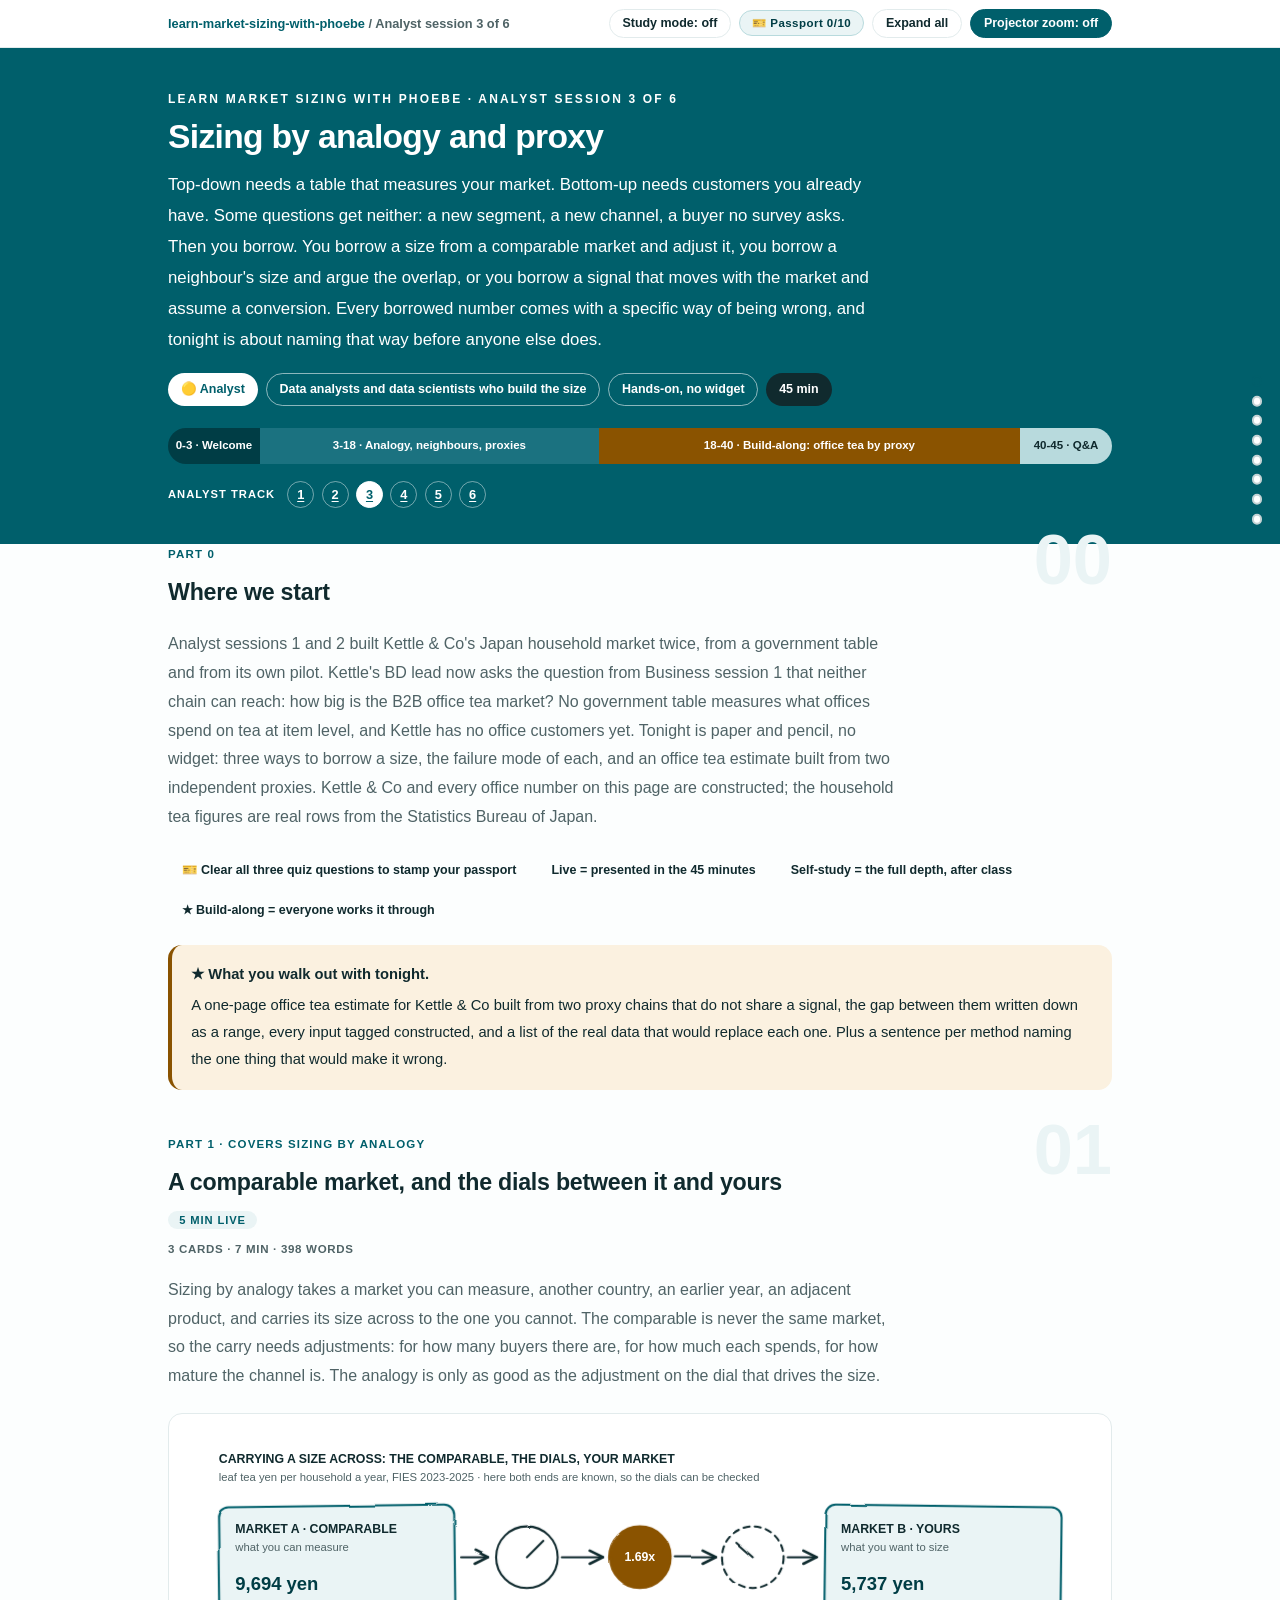
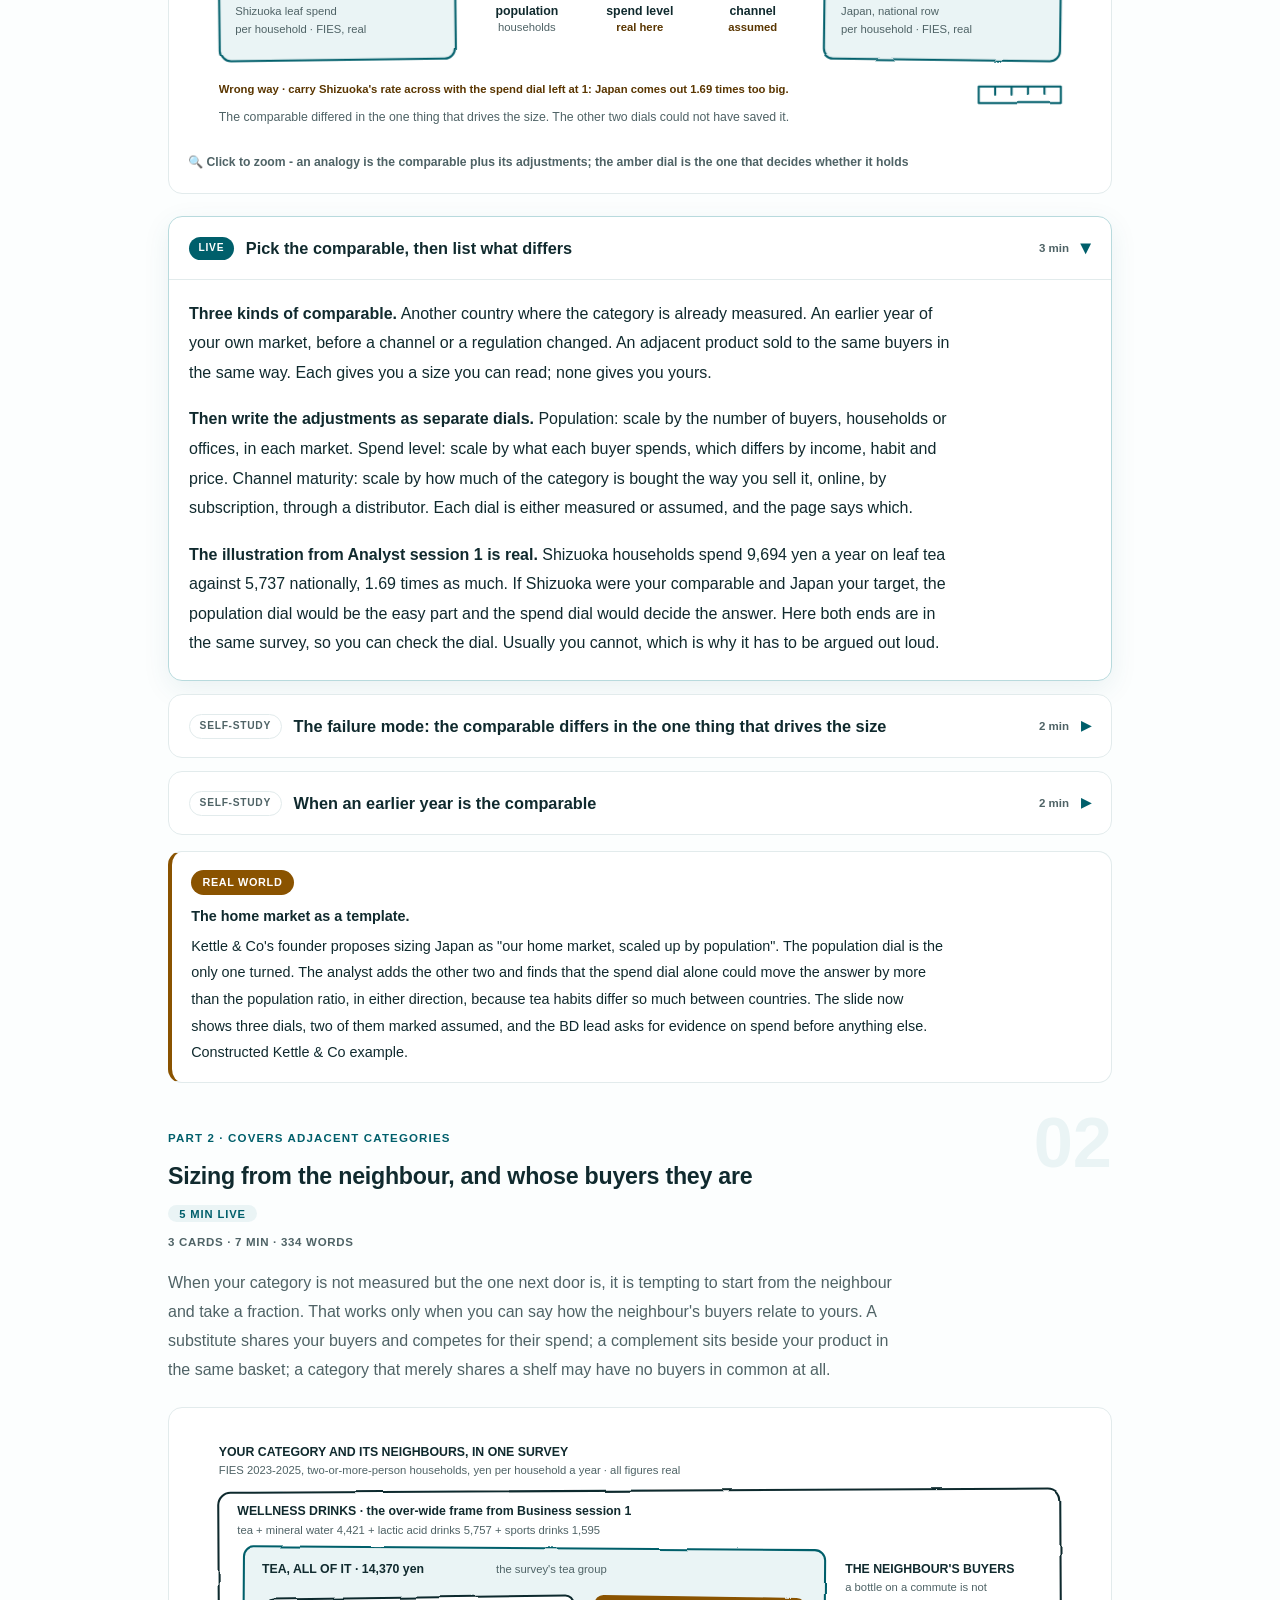
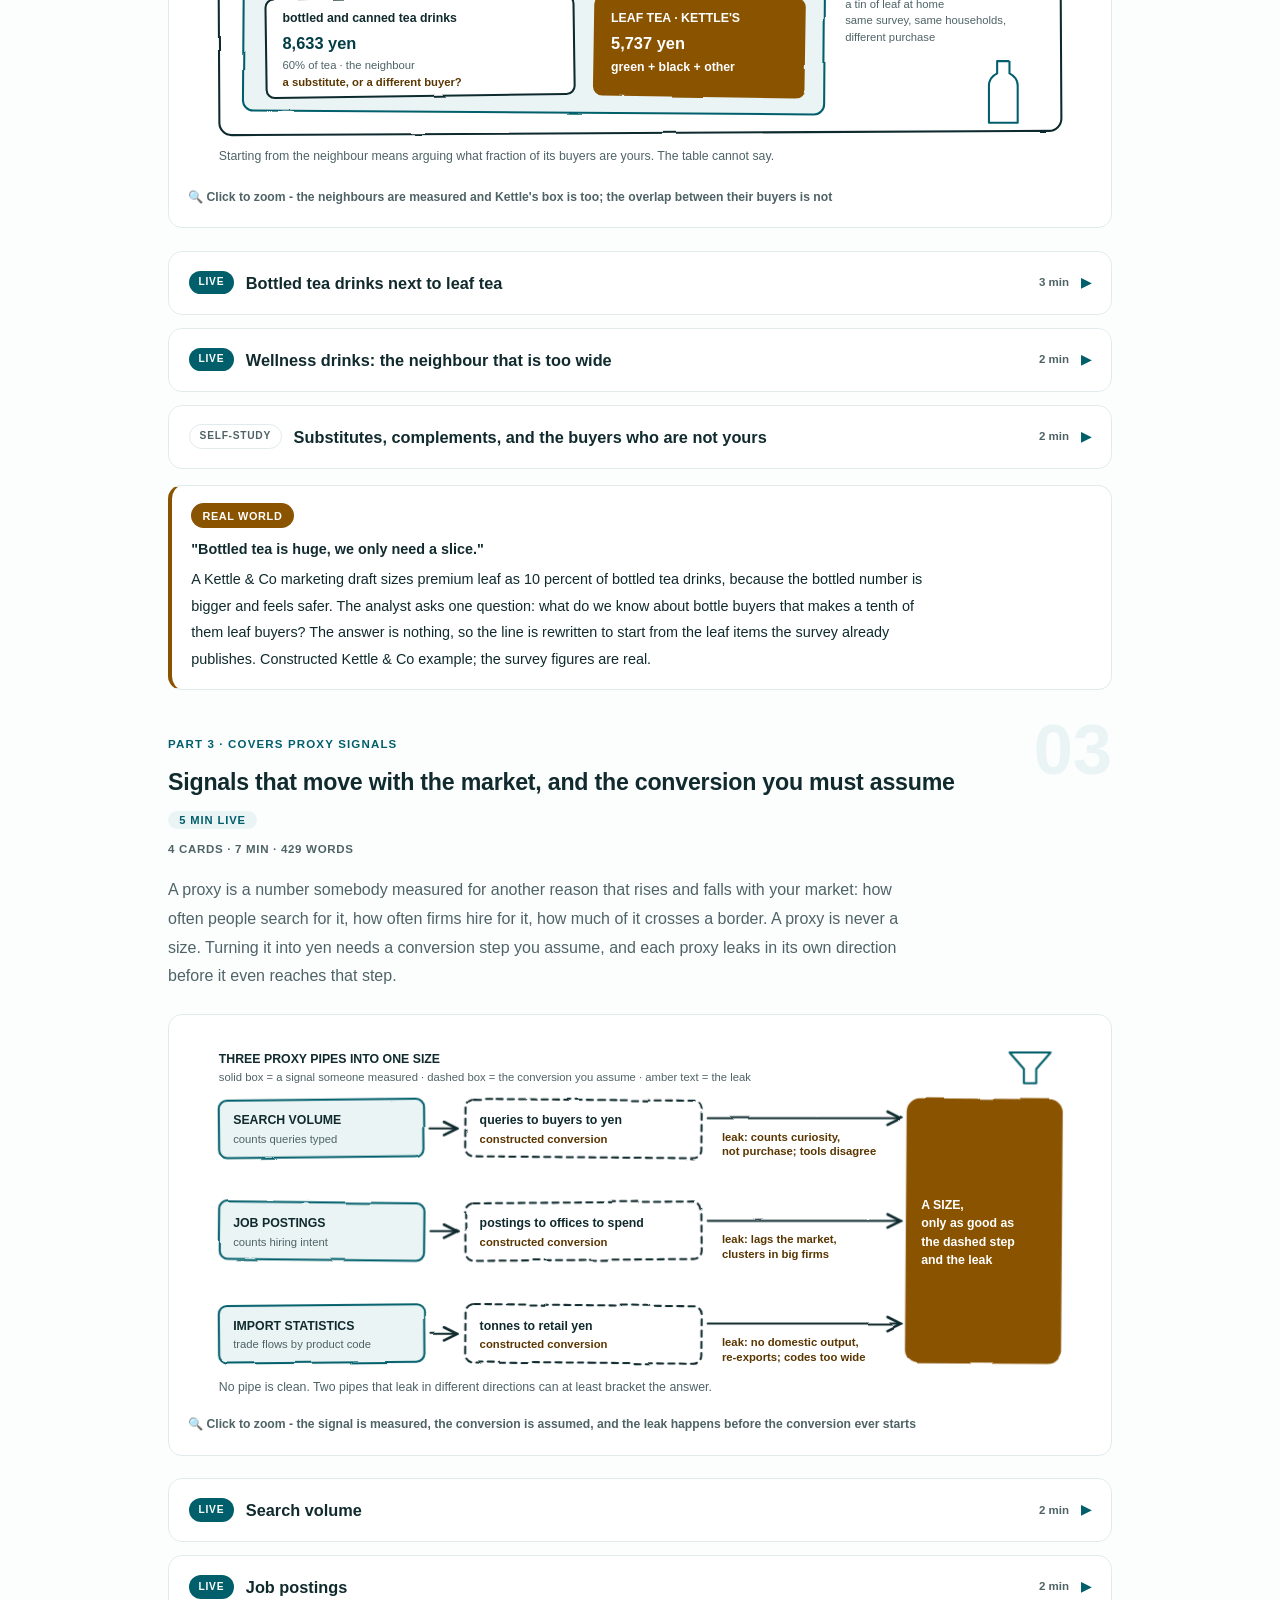
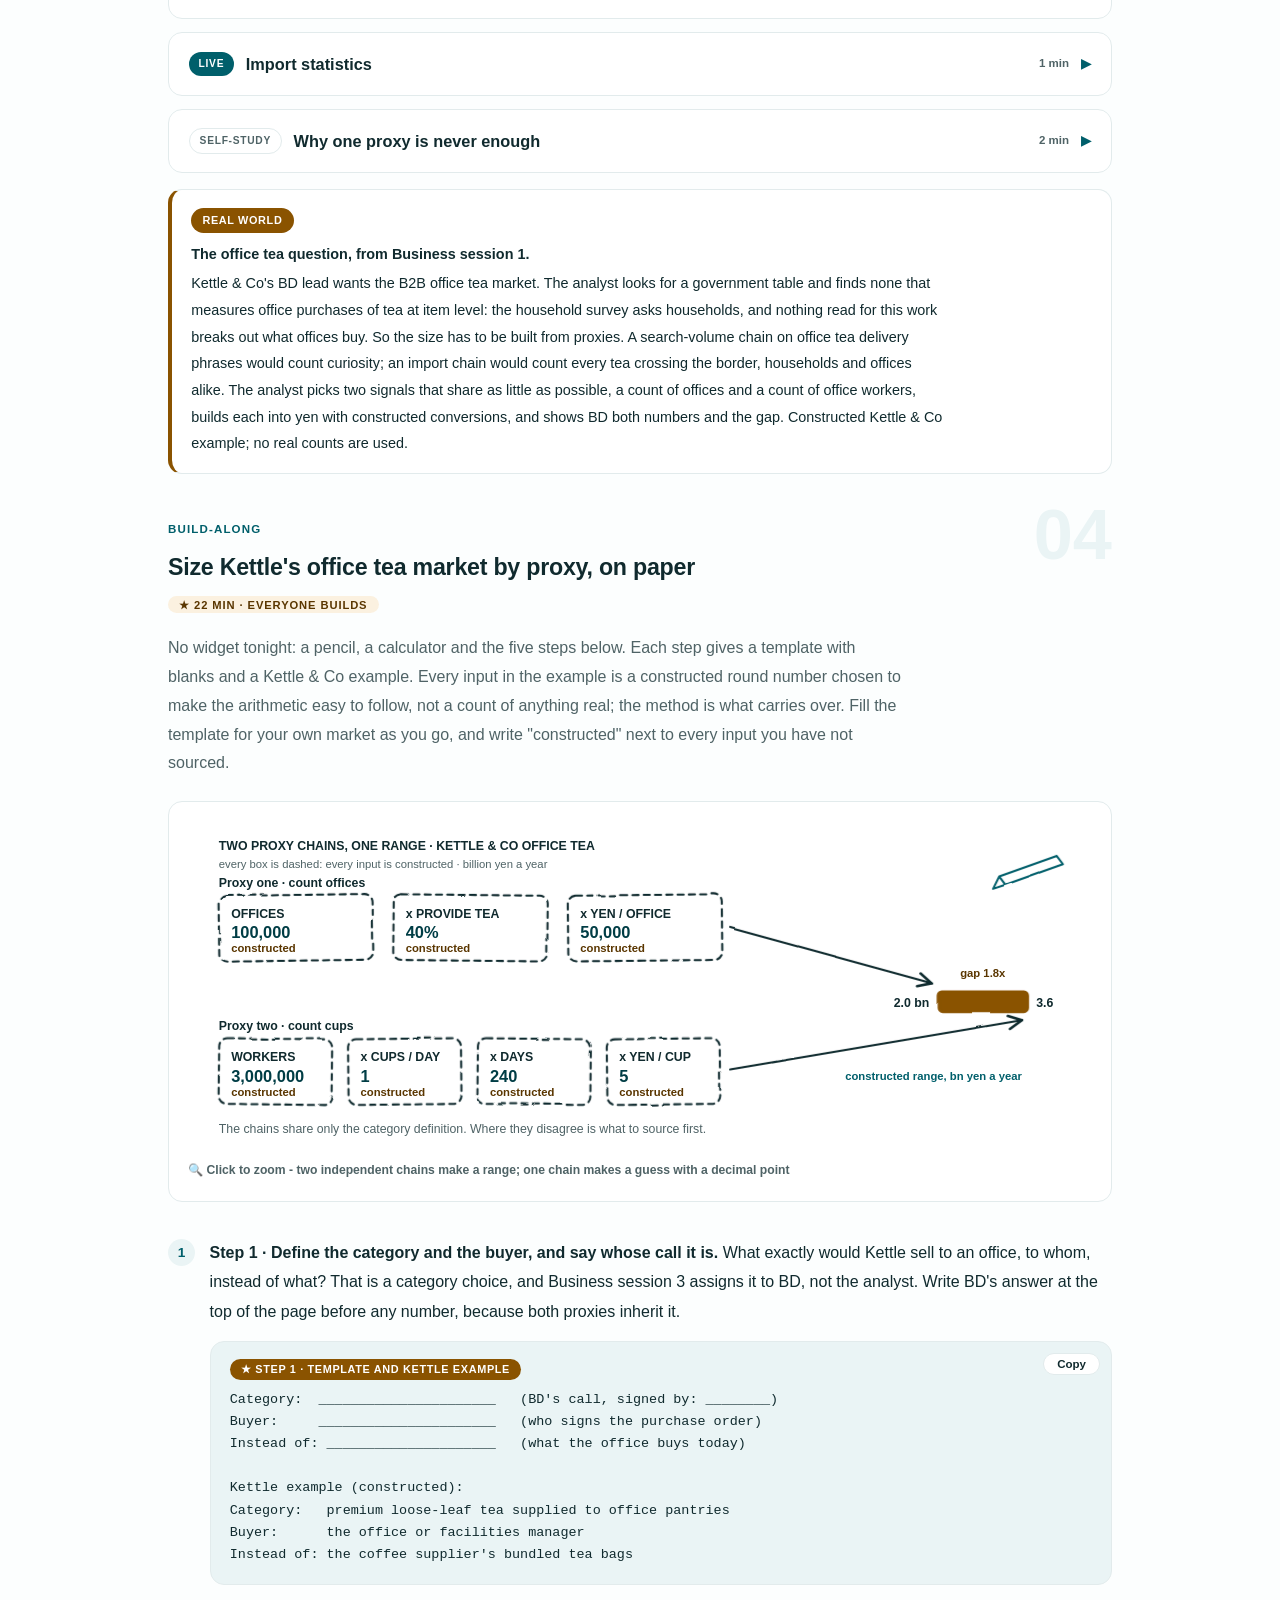
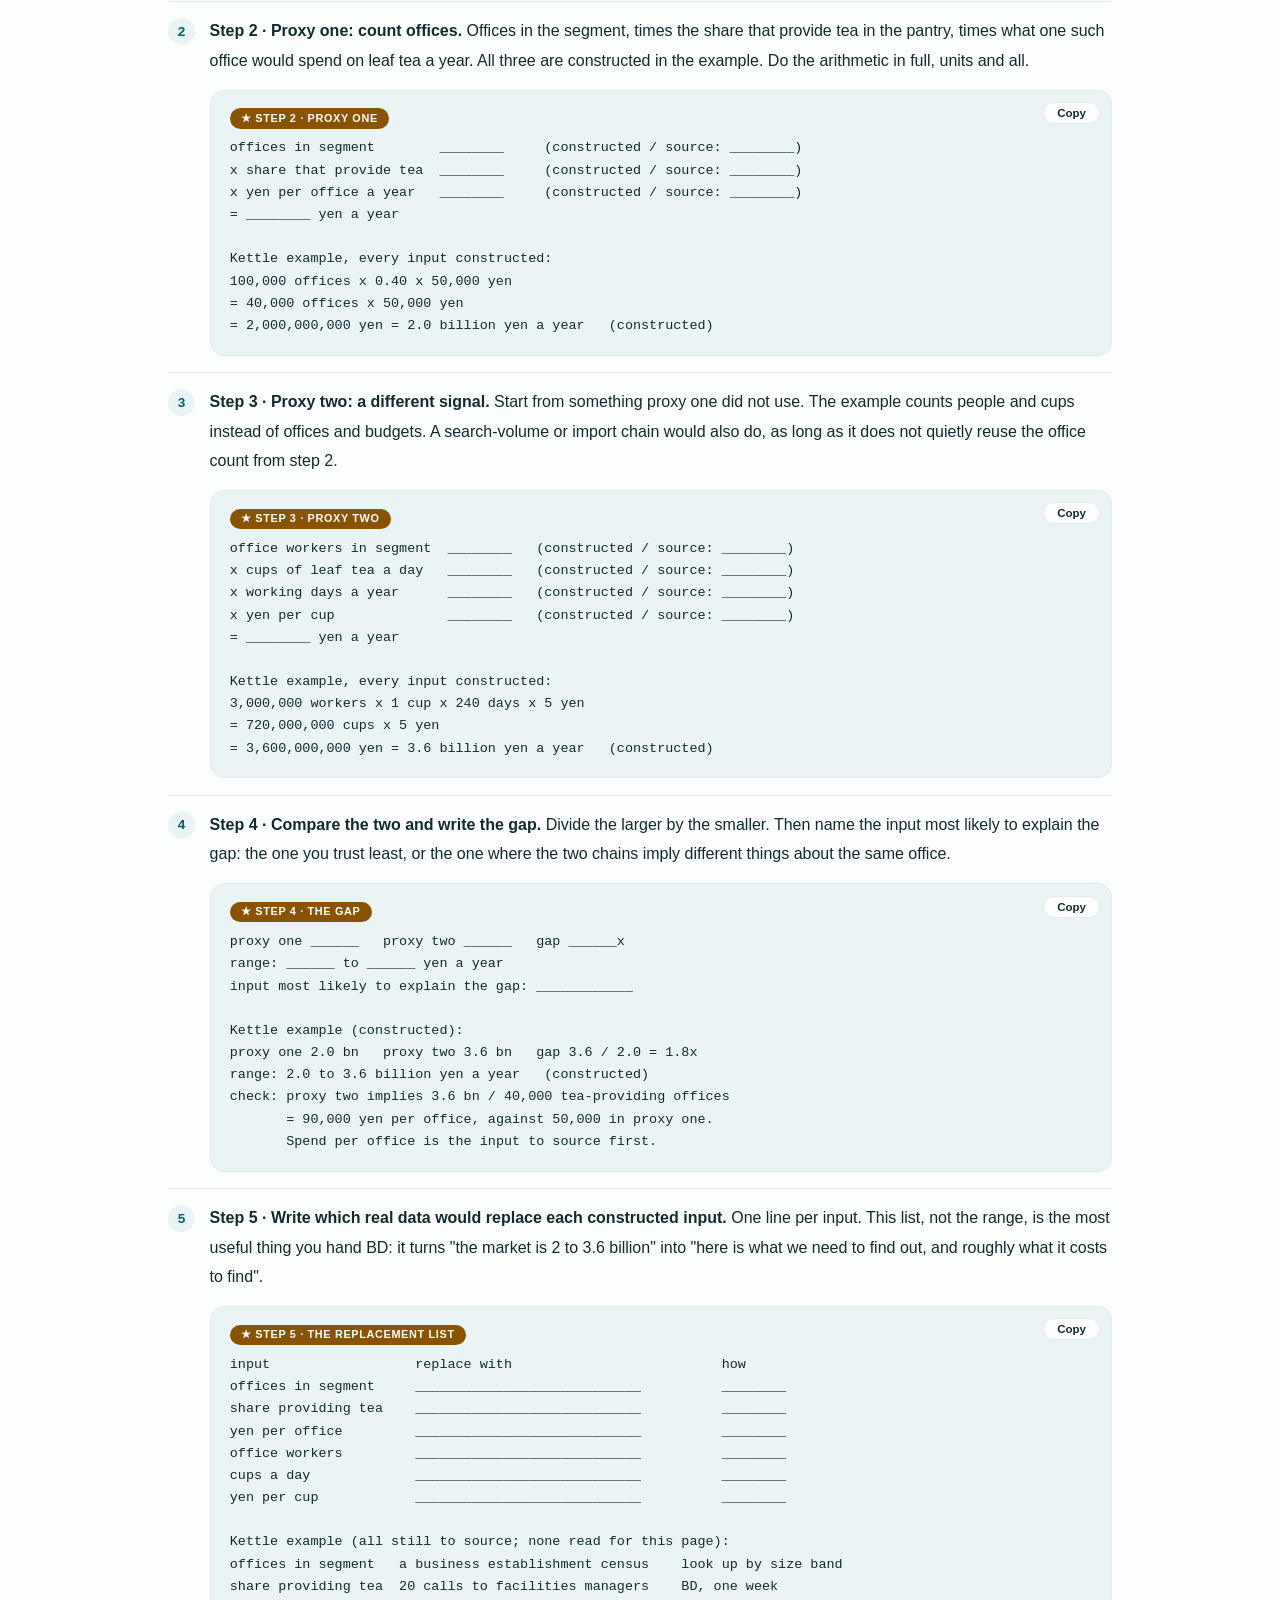
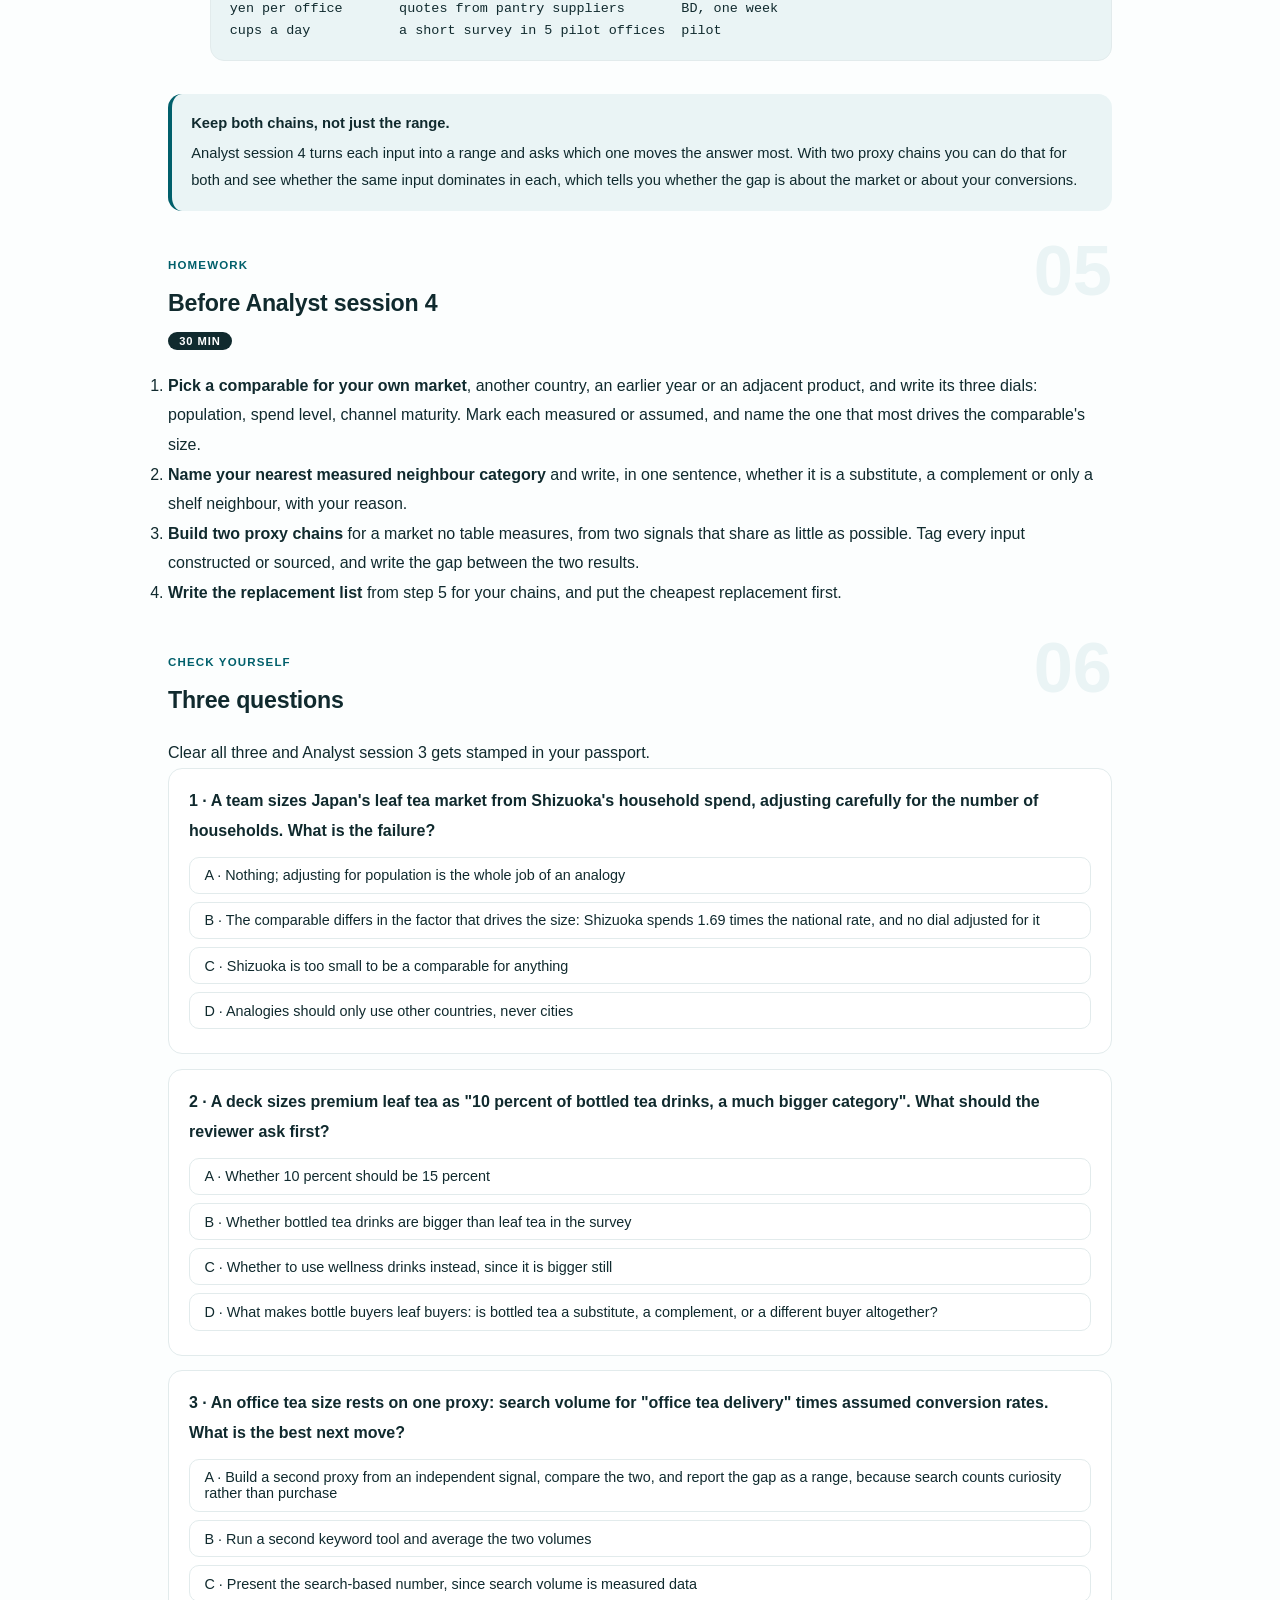
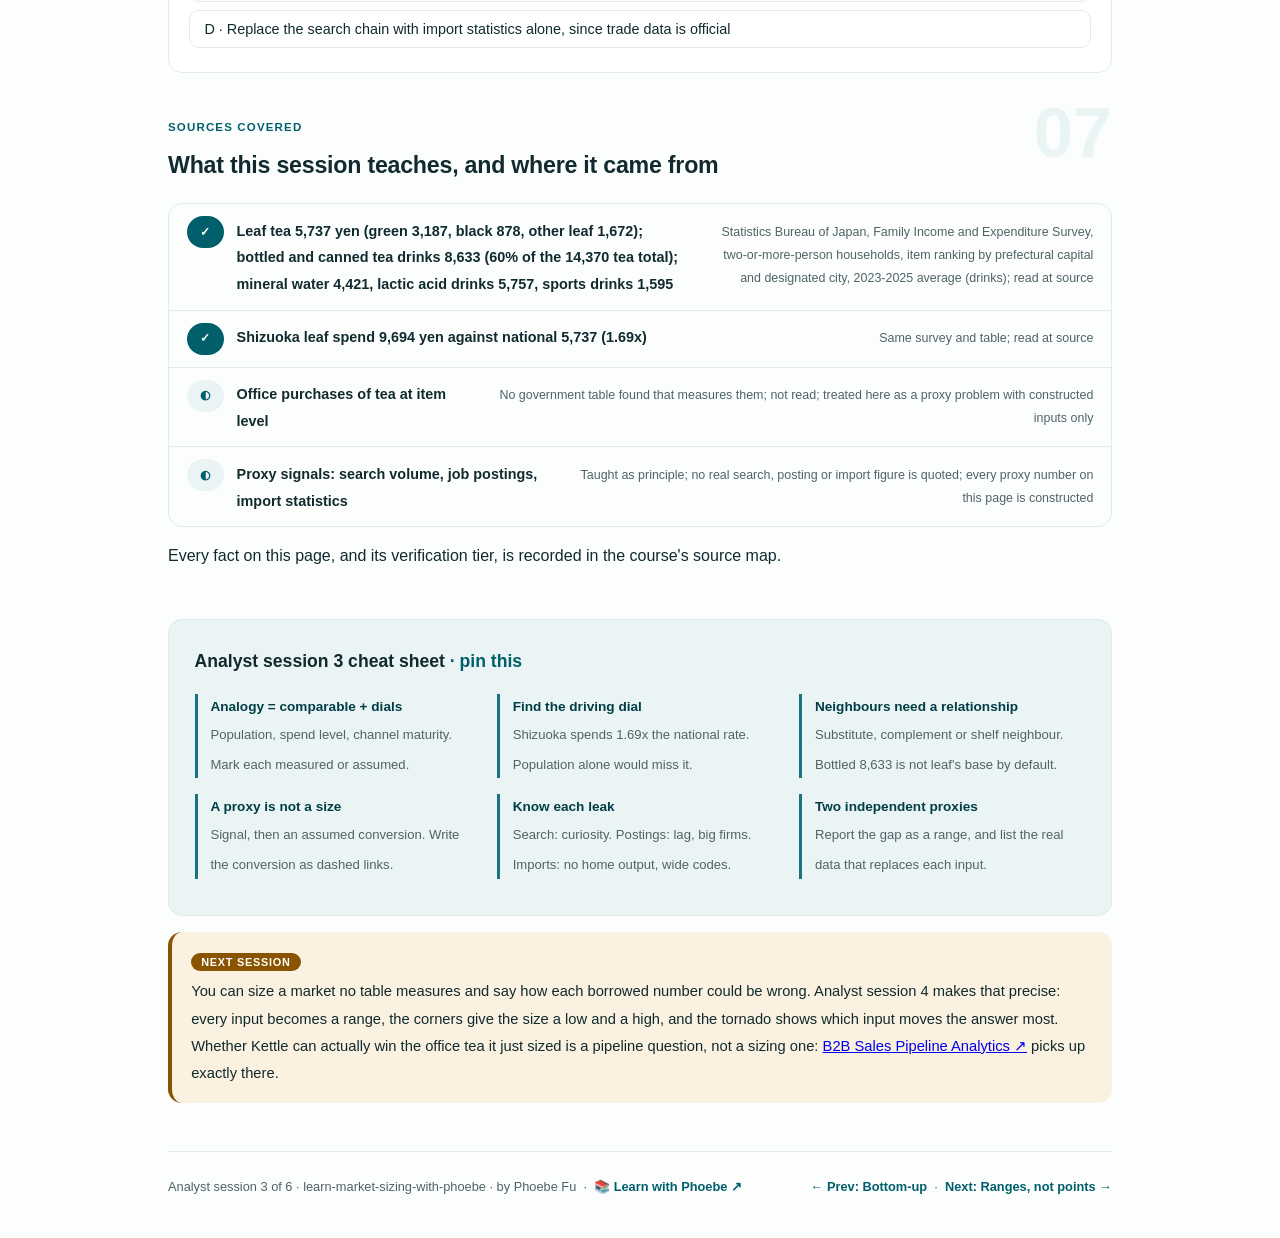
<file: courses/a3-analogy-and-proxy.html>
<!DOCTYPE html>
<html lang="en">
<head>
<meta charset="UTF-8">
<meta name="viewport" content="width=device-width, initial-scale=1.0">
<!-- social:start -->
<meta name="description" content="Analyst session 3 of 6. Sizing a market no table measures: by analogy from a comparable market and the adjustments it needs, from an adjacent category, and from proxy signals such as search volume, job postings and import statistics, each with its failure mode. Worked on Kettle &amp; Co's office tea question with constructed inputs.">
<meta property="og:type" content="article">
<meta property="og:site_name" content="Learn with Phoebe">
<meta property="og:title" content="Sizing by analogy and proxy - learn market sizing with phoebe">
<meta property="og:description" content="Analyst session 3 of 6. Comparable markets, adjacent categories and proxy signals, each with the conversion you must assume and the way it leaks.">
<meta property="og:url" content="https://phoebefu6.github.io/learn-market-sizing-with-phoebe/courses/a3-analogy-and-proxy.html">
<meta property="og:image" content="https://phoebefu6.github.io/learn-market-sizing-with-phoebe/assets/og-cover.png">
<meta property="og:image:width" content="1200">
<meta property="og:image:height" content="630">
<meta name="twitter:card" content="summary_large_image">
<meta name="twitter:title" content="Sizing by analogy and proxy - learn market sizing with phoebe">
<meta name="twitter:description" content="Analyst session 3 of 6. Sizing a market when no table measures it, with two independent proxies.">
<meta name="twitter:image" content="https://phoebefu6.github.io/learn-market-sizing-with-phoebe/assets/og-cover.png">
<!-- social:end -->
<title>Analyst session 3 · Sizing by analogy and proxy - learn market sizing with phoebe</title>
<link rel="stylesheet" href="../assets/style.css?v=22">
</head>
<body>

<div class="toolbar">
  <div class="wrap">
    <span class="crumb"><a href="../index.html">learn-market-sizing-with-phoebe</a> / Analyst session 3 of 6</span>
    <button class="btn" id="toggle-all" type="button">Expand all</button>
    <button class="btn primary" id="zoom-toggle" type="button">Projector zoom: off</button>
  </div>
</div>

<header class="masthead">
  <div class="wrap">
    <div class="eyebrow">Learn Market Sizing with Phoebe · Analyst session 3 of 6</div>
    <h1>Sizing by <span class="accent">analogy and proxy</span></h1>
    <p class="sub">Top-down needs a table that measures your market. Bottom-up needs customers you already have. Some questions get neither: a new segment, a new channel, a buyer no survey asks. Then you borrow. You borrow a size from a comparable market and adjust it, you borrow a neighbour's size and argue the overlap, or you borrow a signal that moves with the market and assume a conversion. Every borrowed number comes with a specific way of being wrong, and tonight is about naming that way before anyone else does.</p>
    <div class="chip-row">
      <span class="chip level">🟡 Analyst</span>
      <span class="chip audience">Data analysts and data scientists who build the size</span>
      <span class="chip audience">Hands-on, no widget</span>
      <span class="chip time">45 min</span>
    </div>
    <div class="agenda">
      <span class="a1" style="flex:1">0-3 · Welcome</span>
      <span class="a2" style="flex:4">3-18 · Analogy, neighbours, proxies</span>
      <span class="a3" style="flex:5">18-40 · Build-along: office tea by proxy</span>
      <span class="a4" style="flex:1">40-45 · Q&amp;A</span>
    </div>
  </div>
</header>

<main class="wrap">

  <section class="section" id="intro">
    <div class="section-kicker">
      <span class="klabel">Part 0</span>
      <h2>Where we start</h2>
    </div>
    <p class="lede">Analyst sessions 1 and 2 built Kettle &amp; Co's Japan household market twice, from a government table and from its own pilot. Kettle's BD lead now asks the question from Business session 1 that neither chain can reach: how big is the B2B office tea market? No government table measures what offices spend on tea at item level, and Kettle has no office customers yet. Tonight is paper and pencil, no widget: three ways to borrow a size, the failure mode of each, and an office tea estimate built from two independent proxies. Kettle &amp; Co and every office number on this page are constructed; the household tea figures are real rows from the Statistics Bureau of Japan.</p>

    <div class="legend">
      <span class="pill">🎫 Clear all three quiz questions to stamp your passport</span>
      <span class="pill">Live = presented in the 45 minutes</span>
      <span class="pill">Self-study = the full depth, after class</span>
      <span class="pill">★ Build-along = everyone works it through</span>
    </div>

    <div class="callout win">
      <p><strong>★ What you walk out with tonight.</strong> A one-page office tea estimate for Kettle &amp; Co built from two proxy chains that do not share a signal, the gap between them written down as a range, every input tagged constructed, and a list of the real data that would replace each one. Plus a sentence per method naming the one thing that would make it wrong.</p>
    </div>
  </section>

  <section class="section" id="part-1">
    <div class="section-kicker">
      <span class="klabel">Part 1 · covers sizing by analogy</span>
      <h2>A comparable market, and the dials between it and yours</h2>
      <span class="tag concept">5 min live</span>
    </div>
    <p class="lede">Sizing by analogy takes a market you can measure, another country, an earlier year, an adjacent product, and carries its size across to the one you cannot. The comparable is never the same market, so the carry needs adjustments: for how many buyers there are, for how much each spends, for how mature the channel is. The analogy is only as good as the adjustment on the dial that drives the size.</p>

    <figure class="zoomable">
      <svg viewBox="0 0 880 300" xmlns="http://www.w3.org/2000/svg" role="img" aria-label="Two hand-drawn boxes with three dials between them. Left, market A, the comparable: Shizuoka households spend 9,694 yen a year on leaf tea, real. Right, market B, the one being sized: Japan's national row, 5,737 yen, real. Between them, joined by arrows, three dials: population, spend level filled amber and labelled 1.69x real, and channel maturity labelled assumed. A note says carrying Shizuoka's rate across without the spend dial overstates Japan 1.69-fold.">
        <defs>
          <filter id="a3aSk" x="-3%" y="-3%" width="106%" height="106%"><feTurbulence type="fractalNoise" baseFrequency="0.02" numOctaves="2" seed="53" result="n"/><feDisplacementMap in="SourceGraphic" in2="n" scale="2.4" xChannelSelector="R" yChannelSelector="G"/></filter>
          <pattern id="a3aHc" patternUnits="userSpaceOnUse" width="7" height="7" patternTransform="rotate(-38)"><line x1="0" y1="0" x2="0" y2="7" stroke="#005F6B" stroke-width="1" opacity=".5"/></pattern>
          <marker id="a3aAr" viewBox="0 0 10 10" refX="9" refY="5" markerWidth="8" markerHeight="8" orient="auto"><path d="M1 1 L9 5 L1 9" fill="none" stroke="#102A2E" stroke-width="1.6" stroke-linecap="round"/></marker>
        </defs>
        <style>
          .a3aH { font: 800 12px Inter, sans-serif; fill: #102A2E; }
          .a3aL { font: 600 12px Inter, sans-serif; fill: #102A2E; }
          .a3aS { font: 400 11px Inter, sans-serif; fill: #4F6366; }
          .a3aB { font: 800 11px Inter, sans-serif; fill: #5A3600; }
          .a3aV { font: 800 18px Inter, sans-serif; fill: #003D45; }
          .a3aW { font: 800 12px Inter, sans-serif; fill: #FFFFFF; }
          .a3aN { font: 400 12px Inter, sans-serif; fill: #4F6366; }
        </style>

        <text class="a3aH" x="30" y="28">CARRYING A SIZE ACROSS: THE COMPARABLE, THE DIALS, YOUR MARKET</text>
        <text class="a3aS" x="30" y="46">leaf tea yen per household a year, FIES 2023-2025 · here both ends are known, so the dials can be checked</text>

        <g filter="url(#a3aSk)" fill="none" stroke="#102A2E" stroke-width="2" stroke-linecap="round" stroke-linejoin="round">
          <rect x="30" y="70" width="230" height="150" rx="10" transform="rotate(-0.7 145 145)" fill="#EAF4F5" stroke="#005F6B"/>
          <rect x="620" y="70" width="230" height="150" rx="10" transform="rotate(0.7 735 145)" fill="#EAF4F5" stroke="#005F6B"/>
          <path d="M266 120 L292 120" marker-end="url(#a3aAr)"/>
          <circle cx="330" cy="120" r="30" fill="#FFFFFF"/>
          <path d="M330 120 L346 104"/>
          <path d="M364 120 L404 120" marker-end="url(#a3aAr)"/>
          <circle cx="440" cy="120" r="30" fill="#8A5300" stroke="#8A5300"/>
          <path d="M474 120 L514 120" marker-end="url(#a3aAr)"/>
          <circle cx="550" cy="120" r="30" fill="#FFFFFF" stroke-dasharray="6 5"/>
          <path d="M550 120 L534 106"/>
          <path d="M584 120 L612 120" marker-end="url(#a3aAr)"/>
          <!-- doodle: a ruler for the adjustment -->
          <path d="M770 246 L850 246 L850 262 L770 262 Z M786 246 L786 254 M802 246 L802 254 M818 246 L818 254 M834 246 L834 254" stroke="#005F6B"/>
        </g>

        <text class="a3aH" x="46" y="96">MARKET A · COMPARABLE</text>
        <text class="a3aS" x="46" y="114">what you can measure</text>
        <text class="a3aV" x="46" y="152">9,694 yen</text>
        <text class="a3aS" x="46" y="176">Shizuoka leaf spend</text>
        <text class="a3aS" x="46" y="194">per household · FIES, real</text>

        <text class="a3aH" x="636" y="96">MARKET B · YOURS</text>
        <text class="a3aS" x="636" y="114">what you want to size</text>
        <text class="a3aV" x="636" y="152">5,737 yen</text>
        <text class="a3aS" x="636" y="176">Japan, national row</text>
        <text class="a3aS" x="636" y="194">per household · FIES, real</text>

        <text class="a3aW" x="440" y="124" text-anchor="middle">1.69x</text>

        <text class="a3aL" x="330" y="176" text-anchor="middle">population</text>
        <text class="a3aS" x="330" y="192" text-anchor="middle">households</text>
        <text class="a3aL" x="440" y="176" text-anchor="middle">spend level</text>
        <text class="a3aB" x="440" y="192" text-anchor="middle">real here</text>
        <text class="a3aL" x="550" y="176" text-anchor="middle">channel</text>
        <text class="a3aB" x="550" y="192" text-anchor="middle">assumed</text>

        <text class="a3aB" x="30" y="252">Wrong way · carry Shizuoka's rate across with the spend dial left at 1: Japan comes out 1.69 times too big.</text>
        <text class="a3aN" x="30" y="280">The comparable differed in the one thing that drives the size. The other two dials could not have saved it.</text>
      </svg>
      <figcaption>🔍 Click to zoom - an analogy is the comparable plus its adjustments; the amber dial is the one that decides whether it holds</figcaption>
    </figure>

    <details class="card" open>
      <summary><span class="mode live">Live</span>Pick the comparable, then list what differs<span class="mini">3 min</span><span class="caret">▶</span></summary>
      <div class="body">
        <p><strong>Three kinds of comparable.</strong> Another country where the category is already measured. An earlier year of your own market, before a channel or a regulation changed. An adjacent product sold to the same buyers in the same way. Each gives you a size you can read; none gives you yours.</p>
        <p><strong>Then write the adjustments as separate dials.</strong> Population: scale by the number of buyers, households or offices, in each market. Spend level: scale by what each buyer spends, which differs by income, habit and price. Channel maturity: scale by how much of the category is bought the way you sell it, online, by subscription, through a distributor. Each dial is either measured or assumed, and the page says which.</p>
        <p><strong>The illustration from Analyst session 1 is real.</strong> Shizuoka households spend 9,694 yen a year on leaf tea against 5,737 nationally, 1.69 times as much. If Shizuoka were your comparable and Japan your target, the population dial would be the easy part and the spend dial would decide the answer. Here both ends are in the same survey, so you can check the dial. Usually you cannot, which is why it has to be argued out loud.</p>
      </div>
    </details>

    <details class="card">
      <summary><span class="mode self">Self-study</span>The failure mode: the comparable differs in the one thing that drives the size<span class="mini">2 min</span><span class="caret">▶</span></summary>
      <div class="body">
        <p>Most analogies are adjusted for population, because population is easy to look up. The adjustment that breaks them is the one nobody looked up: a tea culture that is centuries deep in one market and a novelty in the other, a channel that is mature in the comparable and barely open in yours, a price level that buys a different product. Before you trust an analogy, write one sentence naming the factor that most drives the comparable's size, and check whether your target shares it. If it does not, the analogy is a story about the comparable.</p>
        <p>A useful habit: put a range on each dial, not a point, and carry the ranges through. Analyst session 4 does exactly that with the tornado; an analogy with three ranged dials usually turns out wider than anyone expected.</p>
      </div>
    </details>

    <details class="card">
      <summary><span class="mode self">Self-study</span>When an earlier year is the comparable<span class="mini">2 min</span><span class="caret">▶</span></summary>
      <div class="body">
        <p>Your own market a few years ago is often the closest comparable you have, because the buyers and the culture are the same. The dial that moves is channel maturity: online buying, delivery speed and payment habits shift faster than tastes. If the comparable year predates a change in how the category is bought, adjust for the change explicitly, and say what you assumed it did.</p>
      </div>
    </details>

    <div class="callout example">
      <span class="ex-pill">Real world</span>
      <p><strong>The home market as a template.</strong> Kettle &amp; Co's founder proposes sizing Japan as "our home market, scaled up by population". The population dial is the only one turned. The analyst adds the other two and finds that the spend dial alone could move the answer by more than the population ratio, in either direction, because tea habits differ so much between countries. The slide now shows three dials, two of them marked assumed, and the BD lead asks for evidence on spend before anything else. Constructed Kettle &amp; Co example.</p>
    </div>
  </section>

  <section class="section" id="part-2">
    <div class="section-kicker">
      <span class="klabel">Part 2 · covers adjacent categories</span>
      <h2>Sizing from the neighbour, and whose buyers they are</h2>
      <span class="tag concept">5 min live</span>
    </div>
    <p class="lede">When your category is not measured but the one next door is, it is tempting to start from the neighbour and take a fraction. That works only when you can say how the neighbour's buyers relate to yours. A substitute shares your buyers and competes for their spend; a complement sits beside your product in the same basket; a category that merely shares a shelf may have no buyers in common at all.</p>

    <figure class="zoomable">
      <svg viewBox="0 0 880 340" xmlns="http://www.w3.org/2000/svg" role="img" aria-label="Hand-drawn nested boxes of drink categories from the Family Income and Expenditure Survey, yen per household a year. The outer box, wellness drinks, is the over-wide frame from Business session 1 and adds mineral water 4,421 yen, lactic acid drinks 5,757 and sports drinks 1,595 to tea. Inside it, tea all of it, 14,370 yen. Inside that, two adjacent boxes: bottled and canned tea drinks 8,633 yen, 60 percent of tea, the neighbour, and leaf tea 5,737 yen, filled amber, Kettle's category. A side note says the neighbour's buyers are not Kettle's buyers by default.">
        <defs>
          <filter id="a3bSk" x="-3%" y="-3%" width="106%" height="106%"><feTurbulence type="fractalNoise" baseFrequency="0.02" numOctaves="2" seed="59" result="n"/><feDisplacementMap in="SourceGraphic" in2="n" scale="2.4" xChannelSelector="R" yChannelSelector="G"/></filter>
          <pattern id="a3bHc" patternUnits="userSpaceOnUse" width="7" height="7" patternTransform="rotate(-38)"><line x1="0" y1="0" x2="0" y2="7" stroke="#005F6B" stroke-width="1" opacity=".5"/></pattern>
          <marker id="a3bAr" viewBox="0 0 10 10" refX="9" refY="5" markerWidth="8" markerHeight="8" orient="auto"><path d="M1 1 L9 5 L1 9" fill="none" stroke="#102A2E" stroke-width="1.6" stroke-linecap="round"/></marker>
        </defs>
        <style>
          .a3bH { font: 800 12px Inter, sans-serif; fill: #102A2E; }
          .a3bL { font: 600 12px Inter, sans-serif; fill: #102A2E; }
          .a3bS { font: 400 11px Inter, sans-serif; fill: #4F6366; }
          .a3bB { font: 800 11px Inter, sans-serif; fill: #5A3600; }
          .a3bV { font: 800 16px Inter, sans-serif; fill: #003D45; }
          .a3bW { font: 800 12px Inter, sans-serif; fill: #FFFFFF; }
          .a3bX { font: 800 16px Inter, sans-serif; fill: #FFFFFF; }
          .a3bN { font: 400 12px Inter, sans-serif; fill: #4F6366; }
        </style>

        <text class="a3bH" x="30" y="28">YOUR CATEGORY AND ITS NEIGHBOURS, IN ONE SURVEY</text>
        <text class="a3bS" x="30" y="46">FIES 2023-2025, two-or-more-person households, yen per household a year · all figures real</text>

        <g filter="url(#a3bSk)" fill="none" stroke="#102A2E" stroke-width="2" stroke-linecap="round" stroke-linejoin="round">
          <rect x="30" y="62" width="820" height="236" rx="12" transform="rotate(-0.3 440 180)" fill="#FFFFFF"/>
          <rect x="54" y="118" width="566" height="160" rx="10" transform="rotate(0.4 337 198)" fill="#EAF4F5" stroke="#005F6B"/>
          <rect x="76" y="166" width="300" height="96" rx="8" transform="rotate(-0.8 226 214)" fill="#FFFFFF"/>
          <rect x="396" y="166" width="204" height="96" rx="8" transform="rotate(0.9 498 214)" fill="#8A5300" stroke="#8A5300"/>
          <!-- doodle: a bottle on the side -->
          <path d="M780 288 L780 252 Q780 244 788 240 L788 228 L800 228 L800 240 Q808 244 808 252 L808 288 Z" stroke="#005F6B"/>
        </g>

        <text class="a3bH" x="48" y="86">WELLNESS DRINKS · the over-wide frame from Business session 1</text>
        <text class="a3bS" x="48" y="104">tea + mineral water 4,421 + lactic acid drinks 5,757 + sports drinks 1,595</text>

        <text class="a3bH" x="72" y="142">TEA, ALL OF IT · 14,370 yen</text>
        <text class="a3bS" x="300" y="142">the survey's tea group</text>

        <text class="a3bL" x="92" y="190">bottled and canned tea drinks</text>
        <text class="a3bV" x="92" y="216">8,633 yen</text>
        <text class="a3bS" x="92" y="236">60% of tea · the neighbour</text>
        <text class="a3bB" x="92" y="252">a substitute, or a different buyer?</text>

        <text class="a3bW" x="412" y="190">LEAF TEA · KETTLE'S</text>
        <text class="a3bX" x="412" y="216">5,737 yen</text>
        <text class="a3bW" x="412" y="238">green + black + other</text>

        <text class="a3bH" x="640" y="142">THE NEIGHBOUR'S BUYERS</text>
        <text class="a3bS" x="640" y="160">a bottle on a commute is not</text>
        <text class="a3bS" x="640" y="176">a tin of leaf at home</text>
        <text class="a3bS" x="640" y="192">same survey, same households,</text>
        <text class="a3bS" x="640" y="208">different purchase</text>

        <text class="a3bN" x="30" y="324">Starting from the neighbour means arguing what fraction of its buyers are yours. The table cannot say.</text>
      </svg>
      <figcaption>🔍 Click to zoom - the neighbours are measured and Kettle's box is too; the overlap between their buyers is not</figcaption>
    </figure>

    <details class="card">
      <summary><span class="mode live">Live</span>Bottled tea drinks next to leaf tea<span class="mini">3 min</span><span class="caret">▶</span></summary>
      <div class="body">
        <p>In the same survey that gives leaf tea 5,737 yen per household a year, bottled and canned tea drinks take 8,633 yen, 60 percent of the tea group. If leaf tea were unmeasured, the obvious move would be "leaf is some fraction of bottled". The fraction is the whole argument, and it depends on whether the bottle buyer is the leaf buyer. A bottle bought from a vending machine on the way to work and a tin of leaf brewed at home may be the same person in two moods, or two different people. The survey reports spend per household; it does not report who buys both.</p>
        <p>The test to apply: would a Kettle customer buy fewer bottles if they bought more leaf (substitute), more bottles (complement), or would nothing change (different buyers)? Only the first two make the neighbour a sizing base, and each needs its own conversion.</p>
      </div>
    </details>

    <details class="card">
      <summary><span class="mode live">Live</span>Wellness drinks: the neighbour that is too wide<span class="mini">2 min</span><span class="caret">▶</span></summary>
      <div class="body">
        <p>Business session 1 showed the wellness drinks frame: tea plus mineral water, lactic acid drinks and sports drinks. Every item is real and in the same table. As a neighbour to size from, it fails twice: most of its spend is categories Kettle does not sell, and the buyers of sports drinks have no stated reason to be buyers of leaf tea. A size taken as "a share of wellness" carries a share nobody can source. The wider the neighbour, the more of the answer sits in that one assumed fraction.</p>
      </div>
    </details>

    <details class="card">
      <summary><span class="mode self">Self-study</span>Substitutes, complements, and the buyers who are not yours<span class="mini">2 min</span><span class="caret">▶</span></summary>
      <div class="body">
        <p>A substitute neighbour is the safest base: the buyers already spend on the need you serve, and the argument is how much of that spend could switch. A complement is weaker: it says how many baskets your product could sit in, not how often it will. A shelf neighbour, same aisle, same supplier, different need, is the weakest, and it is the one most decks use because its number is biggest. Write the relationship next to the neighbour on the page, so a reviewer can disagree with it rather than with the whole size.</p>
      </div>
    </details>

    <div class="callout example">
      <span class="ex-pill">Real world</span>
      <p><strong>"Bottled tea is huge, we only need a slice."</strong> A Kettle &amp; Co marketing draft sizes premium leaf as 10 percent of bottled tea drinks, because the bottled number is bigger and feels safer. The analyst asks one question: what do we know about bottle buyers that makes a tenth of them leaf buyers? The answer is nothing, so the line is rewritten to start from the leaf items the survey already publishes. Constructed Kettle &amp; Co example; the survey figures are real.</p>
    </div>
  </section>

  <section class="section" id="part-3">
    <div class="section-kicker">
      <span class="klabel">Part 3 · covers proxy signals</span>
      <h2>Signals that move with the market, and the conversion you must assume</h2>
      <span class="tag concept">5 min live</span>
    </div>
    <p class="lede">A proxy is a number somebody measured for another reason that rises and falls with your market: how often people search for it, how often firms hire for it, how much of it crosses a border. A proxy is never a size. Turning it into yen needs a conversion step you assume, and each proxy leaks in its own direction before it even reaches that step.</p>

    <figure class="zoomable">
      <svg viewBox="0 0 880 360" xmlns="http://www.w3.org/2000/svg" role="img" aria-label="Three hand-drawn pipes, each running from a measured signal through a dashed, constructed conversion step into one amber box labelled a size, only as good as the dashed step and the leak. Pipe 1: search volume counts queries; convert queries to buyers to yen; leak, counts curiosity not purchase, and tools disagree. Pipe 2: job postings count hiring intent; convert postings to offices to spend; leak, they lag and cluster in big firms. Pipe 3: import statistics count trade flows by product code; convert tonnes to retail yen; leak, they miss domestic production and re-exports, and codes are wider than the product.">
        <defs>
          <filter id="a3cSk" x="-3%" y="-3%" width="106%" height="106%"><feTurbulence type="fractalNoise" baseFrequency="0.02" numOctaves="2" seed="61" result="n"/><feDisplacementMap in="SourceGraphic" in2="n" scale="2.4" xChannelSelector="R" yChannelSelector="G"/></filter>
          <pattern id="a3cHc" patternUnits="userSpaceOnUse" width="7" height="7" patternTransform="rotate(-38)"><line x1="0" y1="0" x2="0" y2="7" stroke="#005F6B" stroke-width="1" opacity=".5"/></pattern>
          <marker id="a3cAr" viewBox="0 0 10 10" refX="9" refY="5" markerWidth="8" markerHeight="8" orient="auto"><path d="M1 1 L9 5 L1 9" fill="none" stroke="#102A2E" stroke-width="1.6" stroke-linecap="round"/></marker>
        </defs>
        <style>
          .a3cH { font: 800 12px Inter, sans-serif; fill: #102A2E; }
          .a3cL { font: 600 12px Inter, sans-serif; fill: #102A2E; }
          .a3cS { font: 400 11px Inter, sans-serif; fill: #4F6366; }
          .a3cB { font: 800 11px Inter, sans-serif; fill: #5A3600; }
          .a3cW { font: 800 12px Inter, sans-serif; fill: #FFFFFF; }
          .a3cN { font: 400 12px Inter, sans-serif; fill: #4F6366; }
        </style>

        <text class="a3cH" x="30" y="28">THREE PROXY PIPES INTO ONE SIZE</text>
        <text class="a3cS" x="30" y="46">solid box = a signal someone measured · dashed box = the conversion you assume · amber text = the leak</text>

        <g filter="url(#a3cSk)" fill="none" stroke="#102A2E" stroke-width="2" stroke-linecap="round" stroke-linejoin="round">
          <rect x="30" y="64" width="200" height="56" rx="8" transform="rotate(-0.6 130 92)" fill="#EAF4F5" stroke="#005F6B"/>
          <path d="M236 92 L262 92" marker-end="url(#a3cAr)"/>
          <rect x="270" y="64" width="230" height="56" rx="8" transform="rotate(0.5 385 92)" fill="#FFFFFF" stroke-dasharray="6 5"/>
          <path d="M506 82 L694 82" marker-end="url(#a3cAr)"/>

          <rect x="30" y="164" width="200" height="56" rx="8" transform="rotate(0.6 130 192)" fill="#EAF4F5" stroke="#005F6B"/>
          <path d="M236 192 L262 192" marker-end="url(#a3cAr)"/>
          <rect x="270" y="164" width="230" height="56" rx="8" transform="rotate(-0.5 385 192)" fill="#FFFFFF" stroke-dasharray="6 5"/>
          <path d="M506 182 L694 182" marker-end="url(#a3cAr)"/>

          <rect x="30" y="264" width="200" height="56" rx="8" transform="rotate(-0.5 130 292)" fill="#EAF4F5" stroke="#005F6B"/>
          <path d="M236 292 L262 292" marker-end="url(#a3cAr)"/>
          <rect x="270" y="264" width="230" height="56" rx="8" transform="rotate(0.6 385 292)" fill="#FFFFFF" stroke-dasharray="6 5"/>
          <path d="M506 282 L694 282" marker-end="url(#a3cAr)"/>

          <rect x="700" y="64" width="150" height="256" rx="12" transform="rotate(0.4 775 192)" fill="#8A5300" stroke="#8A5300"/>
          <!-- doodle: a funnel above the size box -->
          <path d="M800 18 L840 18 L826 34 L826 48 L814 48 L814 34 Z" stroke="#005F6B"/>
        </g>

        <text class="a3cH" x="44" y="88">SEARCH VOLUME</text>
        <text class="a3cS" x="44" y="106">counts queries typed</text>
        <text class="a3cL" x="284" y="88">queries to buyers to yen</text>
        <text class="a3cB" x="284" y="106">constructed conversion</text>
        <text class="a3cB" x="520" y="104">leak: counts curiosity,</text>
        <text class="a3cB" x="520" y="118">not purchase; tools disagree</text>

        <text class="a3cH" x="44" y="188">JOB POSTINGS</text>
        <text class="a3cS" x="44" y="206">counts hiring intent</text>
        <text class="a3cL" x="284" y="188">postings to offices to spend</text>
        <text class="a3cB" x="284" y="206">constructed conversion</text>
        <text class="a3cB" x="520" y="204">leak: lags the market,</text>
        <text class="a3cB" x="520" y="218">clusters in big firms</text>

        <text class="a3cH" x="44" y="288">IMPORT STATISTICS</text>
        <text class="a3cS" x="44" y="306">trade flows by product code</text>
        <text class="a3cL" x="284" y="288">tonnes to retail yen</text>
        <text class="a3cB" x="284" y="306">constructed conversion</text>
        <text class="a3cB" x="520" y="304">leak: no domestic output,</text>
        <text class="a3cB" x="520" y="318">re-exports; codes too wide</text>

        <text class="a3cW" x="714" y="170">A SIZE,</text>
        <text class="a3cW" x="714" y="188">only as good as</text>
        <text class="a3cW" x="714" y="206">the dashed step</text>
        <text class="a3cW" x="714" y="224">and the leak</text>

        <text class="a3cN" x="30" y="348">No pipe is clean. Two pipes that leak in different directions can at least bracket the answer.</text>
      </svg>
      <figcaption>🔍 Click to zoom - the signal is measured, the conversion is assumed, and the leak happens before the conversion ever starts</figcaption>
    </figure>

    <details class="card">
      <summary><span class="mode live">Live</span>Search volume<span class="mini">2 min</span><span class="caret">▶</span></summary>
      <div class="body">
        <p><strong>What it measures.</strong> How often a phrase is typed into a search engine, usually as an estimate from a keyword tool, per month.</p>
        <p><strong>How it maps to a size.</strong> Searches to searchers, searchers to buyers, buyers to spend a year. Every one of those three steps is assumed, so write them as separate dashed links.</p>
        <p><strong>How it fails.</strong> Search counts curiosity, not purchase: a recipe, a news story or a gift idea all show up as demand. Keyword tools model the volume rather than report it, and two tools can disagree on the same phrase by a wide margin. Treat it as a relative signal, this phrase against that one, this month against last, far more than as a count of buyers.</p>
      </div>
    </details>

    <details class="card">
      <summary><span class="mode live">Live</span>Job postings<span class="mini">2 min</span><span class="caret">▶</span></summary>
      <div class="body">
        <p><strong>What it measures.</strong> How many firms advertise a role, which shows hiring intent for a function, such as office managers, facilities staff or pantry suppliers' sales reps.</p>
        <p><strong>How it maps to a size.</strong> Postings to firms with that function, firms to buying offices, offices to spend a year. The first link alone hides an assumption about how many postings one firm makes.</p>
        <p><strong>How it fails.</strong> Postings count intent to hire, not spend; they lag the market, because firms hire after demand has grown; and they cluster in big firms that post often and publicly, while small offices hire through word of mouth and never appear. A postings-based size leans towards big offices.</p>
      </div>
    </details>

    <details class="card">
      <summary><span class="mode live">Live</span>Import statistics<span class="mini">1 min</span><span class="caret">▶</span></summary>
      <div class="body">
        <p><strong>What it measures.</strong> Goods crossing the border, by weight and declared value, classified by product code.</p>
        <p><strong>How it maps to a size.</strong> Imported tonnes or customs value, times a markup to retail or wholesale yen, times the share that reaches your buyer. The markup and the share are assumed.</p>
        <p><strong>How it fails.</strong> Import figures count trade flows, so they miss everything grown and packed at home, which for tea in Japan is a serious gap. They include goods that are re-exported. And a product code is usually wider than your product: one code may hold several kinds of tea in several pack sizes, premium and bulk alike.</p>
      </div>
    </details>

    <details class="card">
      <summary><span class="mode self">Self-study</span>Why one proxy is never enough<span class="mini">2 min</span><span class="caret">▶</span></summary>
      <div class="body">
        <p>A single proxy gives a single number with a hidden conversion, and nothing to argue it against. Two proxies built from independent signals give two numbers, and the gap between them is information: it says how much the conversions disagree. This is the same lesson Analyst session 6 teaches about top-down and bottom-up. A check only tests what the two methods do not share. Two proxies that both start from the same count of offices will agree with each other and still both be wrong about the offices.</p>
      </div>
    </details>

    <div class="callout example">
      <span class="ex-pill">Real world</span>
      <p><strong>The office tea question, from Business session 1.</strong> Kettle &amp; Co's BD lead wants the B2B office tea market. The analyst looks for a government table and finds none that measures office purchases of tea at item level: the household survey asks households, and nothing read for this work breaks out what offices buy. So the size has to be built from proxies. A search-volume chain on office tea delivery phrases would count curiosity; an import chain would count every tea crossing the border, households and offices alike. The analyst picks two signals that share as little as possible, a count of offices and a count of office workers, builds each into yen with constructed conversions, and shows BD both numbers and the gap. Constructed Kettle &amp; Co example; no real counts are used.</p>
    </div>
  </section>

  <section class="section" id="demo-1">
    <div class="section-kicker">
      <span class="klabel">Build-along</span>
      <h2>Size Kettle's office tea market by proxy, on paper</h2>
      <span class="tag demo">★ 22 min · everyone builds</span>
    </div>
    <p class="lede">No widget tonight: a pencil, a calculator and the five steps below. Each step gives a template with blanks and a Kettle &amp; Co example. Every input in the example is a constructed round number chosen to make the arithmetic easy to follow, not a count of anything real; the method is what carries over. Fill the template for your own market as you go, and write "constructed" next to every input you have not sourced.</p>

    <figure class="zoomable">
      <svg viewBox="0 0 880 320" xmlns="http://www.w3.org/2000/svg" role="img" aria-label="Two hand-drawn proxy chains converging on a range. Proxy one, counting offices: 100,000 offices times 40 percent that provide tea times 50,000 yen a year each, all constructed, gives 2.0 billion yen. Proxy two, counting cups: 3,000,000 office workers times 1 cup a day times 240 working days times 5 yen a cup, all constructed, gives 3.6 billion yen. Both arrows meet an amber bar from 2.0 to 3.6 billion yen, marked gap 1.8x.">
        <defs>
          <filter id="a3dSk" x="-3%" y="-3%" width="106%" height="106%"><feTurbulence type="fractalNoise" baseFrequency="0.02" numOctaves="2" seed="67" result="n"/><feDisplacementMap in="SourceGraphic" in2="n" scale="2.4" xChannelSelector="R" yChannelSelector="G"/></filter>
          <pattern id="a3dHc" patternUnits="userSpaceOnUse" width="7" height="7" patternTransform="rotate(-38)"><line x1="0" y1="0" x2="0" y2="7" stroke="#005F6B" stroke-width="1" opacity=".5"/></pattern>
          <marker id="a3dAr" viewBox="0 0 10 10" refX="9" refY="5" markerWidth="8" markerHeight="8" orient="auto"><path d="M1 1 L9 5 L1 9" fill="none" stroke="#102A2E" stroke-width="1.6" stroke-linecap="round"/></marker>
        </defs>
        <style>
          .a3dH { font: 800 12px Inter, sans-serif; fill: #102A2E; }
          .a3dL { font: 600 12px Inter, sans-serif; fill: #102A2E; }
          .a3dS { font: 400 11px Inter, sans-serif; fill: #4F6366; }
          .a3dB { font: 800 11px Inter, sans-serif; fill: #5A3600; }
          .a3dV { font: 800 16px Inter, sans-serif; fill: #003D45; }
          .a3dA { font: 700 11px Inter, sans-serif; fill: #005F6B; }
          .a3dN { font: 400 12px Inter, sans-serif; fill: #4F6366; }
        </style>

        <text class="a3dH" x="30" y="28">TWO PROXY CHAINS, ONE RANGE · KETTLE &amp; CO OFFICE TEA</text>
        <text class="a3dS" x="30" y="46">every box is dashed: every input is constructed · billion yen a year</text>

        <text class="a3dL" x="30" y="64">Proxy one · count offices</text>
        <text class="a3dL" x="30" y="204">Proxy two · count cups</text>

        <g filter="url(#a3dSk)" fill="none" stroke="#102A2E" stroke-width="2" stroke-linecap="round" stroke-linejoin="round">
          <rect x="30" y="72" width="150" height="64" rx="8" transform="rotate(-0.8 105 104)" fill="#FFFFFF" stroke-dasharray="6 5"/>
          <rect x="200" y="72" width="150" height="64" rx="8" transform="rotate(0.6 275 104)" fill="#FFFFFF" stroke-dasharray="6 5"/>
          <rect x="370" y="72" width="150" height="64" rx="8" transform="rotate(-0.6 445 104)" fill="#FFFFFF" stroke-dasharray="6 5"/>
          <path d="M528 104 L724 158" marker-end="url(#a3dAr)"/>

          <rect x="30" y="212" width="110" height="64" rx="8" transform="rotate(0.7 85 244)" fill="#FFFFFF" stroke-dasharray="6 5"/>
          <rect x="156" y="212" width="110" height="64" rx="8" transform="rotate(-0.6 211 244)" fill="#FFFFFF" stroke-dasharray="6 5"/>
          <rect x="282" y="212" width="110" height="64" rx="8" transform="rotate(0.6 337 244)" fill="#FFFFFF" stroke-dasharray="6 5"/>
          <rect x="408" y="212" width="110" height="64" rx="8" transform="rotate(-0.7 463 244)" fill="#FFFFFF" stroke-dasharray="6 5"/>
          <path d="M528 242 L812 194" marker-end="url(#a3dAr)"/>

          <rect x="730" y="166" width="88" height="20" rx="4" fill="#8A5300" stroke="#8A5300"/>
          <!-- doodle: a pencil in the top right -->
          <path d="M790 54 L846 34 L852 42 L796 62 Z M790 54 L784 66 L796 62" stroke="#005F6B"/>
        </g>

        <text class="a3dH" x="42" y="94">OFFICES</text>
        <text class="a3dV" x="42" y="114">100,000</text>
        <text class="a3dB" x="42" y="128">constructed</text>
        <text class="a3dH" x="212" y="94">x PROVIDE TEA</text>
        <text class="a3dV" x="212" y="114">40%</text>
        <text class="a3dB" x="212" y="128">constructed</text>
        <text class="a3dH" x="382" y="94">x YEN / OFFICE</text>
        <text class="a3dV" x="382" y="114">50,000</text>
        <text class="a3dB" x="382" y="128">constructed</text>

        <text class="a3dH" x="42" y="234">WORKERS</text>
        <text class="a3dV" x="42" y="254">3,000,000</text>
        <text class="a3dB" x="42" y="268">constructed</text>
        <text class="a3dH" x="168" y="234">x CUPS / DAY</text>
        <text class="a3dV" x="168" y="254">1</text>
        <text class="a3dB" x="168" y="268">constructed</text>
        <text class="a3dH" x="294" y="234">x DAYS</text>
        <text class="a3dV" x="294" y="254">240</text>
        <text class="a3dB" x="294" y="268">constructed</text>
        <text class="a3dH" x="420" y="234">x YEN / CUP</text>
        <text class="a3dV" x="420" y="254">5</text>
        <text class="a3dB" x="420" y="268">constructed</text>

        <text class="a3dB" x="774" y="152" text-anchor="middle">gap 1.8x</text>
        <text class="a3dL" x="722" y="181" text-anchor="end">2.0 bn</text>
        <text class="a3dL" x="826" y="181">3.6</text>
        <text class="a3dA" x="640" y="252">constructed range, bn yen a year</text>

        <text class="a3dN" x="30" y="304">The chains share only the category definition. Where they disagree is what to source first.</text>
      </svg>
      <figcaption>🔍 Click to zoom - two independent chains make a range; one chain makes a guess with a decimal point</figcaption>
    </figure>

    <div class="steps">
      <div class="step">
        <p><strong>Step 1 · Define the category and the buyer, and say whose call it is.</strong> What exactly would Kettle sell to an office, to whom, instead of what? That is a category choice, and Business session 3 assigns it to BD, not the analyst. Write BD's answer at the top of the page before any number, because both proxies inherit it.</p>
        <div class="prompt-box good"><span class="label">★ Step 1 · template and Kettle example</span>Category:  ______________________   (BD's call, signed by: ________)
Buyer:     ______________________   (who signs the purchase order)
Instead of: _____________________   (what the office buys today)

Kettle example (constructed):
Category:   premium loose-leaf tea supplied to office pantries
Buyer:      the office or facilities manager
Instead of: the coffee supplier's bundled tea bags</div>
      </div>
      <div class="step">
        <p><strong>Step 2 · Proxy one: count offices.</strong> Offices in the segment, times the share that provide tea in the pantry, times what one such office would spend on leaf tea a year. All three are constructed in the example. Do the arithmetic in full, units and all.</p>
        <div class="prompt-box good"><span class="label">★ Step 2 · proxy one</span>offices in segment        ________     (constructed / source: ________)
x share that provide tea  ________     (constructed / source: ________)
x yen per office a year   ________     (constructed / source: ________)
= ________ yen a year

Kettle example, every input constructed:
100,000 offices x 0.40 x 50,000 yen
= 40,000 offices x 50,000 yen
= 2,000,000,000 yen = 2.0 billion yen a year   (constructed)</div>
      </div>
      <div class="step">
        <p><strong>Step 3 · Proxy two: a different signal.</strong> Start from something proxy one did not use. The example counts people and cups instead of offices and budgets. A search-volume or import chain would also do, as long as it does not quietly reuse the office count from step 2.</p>
        <div class="prompt-box good"><span class="label">★ Step 3 · proxy two</span>office workers in segment  ________   (constructed / source: ________)
x cups of leaf tea a day   ________   (constructed / source: ________)
x working days a year      ________   (constructed / source: ________)
x yen per cup              ________   (constructed / source: ________)
= ________ yen a year

Kettle example, every input constructed:
3,000,000 workers x 1 cup x 240 days x 5 yen
= 720,000,000 cups x 5 yen
= 3,600,000,000 yen = 3.6 billion yen a year   (constructed)</div>
      </div>
      <div class="step">
        <p><strong>Step 4 · Compare the two and write the gap.</strong> Divide the larger by the smaller. Then name the input most likely to explain the gap: the one you trust least, or the one where the two chains imply different things about the same office.</p>
        <div class="prompt-box good"><span class="label">★ Step 4 · the gap</span>proxy one ______   proxy two ______   gap ______x
range: ______ to ______ yen a year
input most likely to explain the gap: ____________

Kettle example (constructed):
proxy one 2.0 bn   proxy two 3.6 bn   gap 3.6 / 2.0 = 1.8x
range: 2.0 to 3.6 billion yen a year   (constructed)
check: proxy two implies 3.6 bn / 40,000 tea-providing offices
       = 90,000 yen per office, against 50,000 in proxy one.
       Spend per office is the input to source first.</div>
      </div>
      <div class="step">
        <p><strong>Step 5 · Write which real data would replace each constructed input.</strong> One line per input. This list, not the range, is the most useful thing you hand BD: it turns "the market is 2 to 3.6 billion" into "here is what we need to find out, and roughly what it costs to find".</p>
        <div class="prompt-box good"><span class="label">★ Step 5 · the replacement list</span>input                  replace with                          how
offices in segment     ____________________________          ________
share providing tea    ____________________________          ________
yen per office         ____________________________          ________
office workers         ____________________________          ________
cups a day             ____________________________          ________
yen per cup            ____________________________          ________

Kettle example (all still to source; none read for this page):
offices in segment   a business establishment census    look up by size band
share providing tea  20 calls to facilities managers    BD, one week
yen per office       quotes from pantry suppliers       BD, one week
cups a day           a short survey in 5 pilot offices  pilot</div>
      </div>
    </div>

    <div class="callout tip">
      <p><strong>Keep both chains, not just the range.</strong> Analyst session 4 turns each input into a range and asks which one moves the answer most. With two proxy chains you can do that for both and see whether the same input dominates in each, which tells you whether the gap is about the market or about your conversions.</p>
    </div>
  </section>

  <section class="section" id="exercise">
    <div class="section-kicker">
      <span class="klabel">Homework</span>
      <h2>Before Analyst session 4</h2>
      <span class="tag exercise">30 min</span>
    </div>
    <ol>
      <li><strong>Pick a comparable for your own market</strong>, another country, an earlier year or an adjacent product, and write its three dials: population, spend level, channel maturity. Mark each measured or assumed, and name the one that most drives the comparable's size.</li>
      <li><strong>Name your nearest measured neighbour category</strong> and write, in one sentence, whether it is a substitute, a complement or only a shelf neighbour, with your reason.</li>
      <li><strong>Build two proxy chains</strong> for a market no table measures, from two signals that share as little as possible. Tag every input constructed or sourced, and write the gap between the two results.</li>
      <li><strong>Write the replacement list</strong> from step 5 for your chains, and put the cheapest replacement first.</li>
    </ol>
  </section>

  <section class="section" id="quiz">
    <div class="section-kicker">
      <span class="klabel">Check yourself</span>
      <h2>Three questions</h2>
    </div>
    <p>Clear all three and Analyst session 3 gets stamped in your passport.</p>

    <div class="quiz-q" data-answer="1">
      <p class="qtext">1 · A team sizes Japan's leaf tea market from Shizuoka's household spend, adjusting carefully for the number of households. What is the failure?</p>
      <button class="qopt" type="button">A · Nothing; adjusting for population is the whole job of an analogy</button>
      <button class="qopt" type="button">B · The comparable differs in the factor that drives the size: Shizuoka spends 1.69 times the national rate, and no dial adjusted for it</button>
      <button class="qopt" type="button">C · Shizuoka is too small to be a comparable for anything</button>
      <button class="qopt" type="button">D · Analogies should only use other countries, never cities</button>
      <p class="qwhy">An analogy needs every dial that drives the size. Here the spend level dial is 9,694 against 5,737 yen; population was the easy dial and the wrong one to stop at.</p>
    </div>

    <div class="quiz-q" data-answer="3">
      <p class="qtext">2 · A deck sizes premium leaf tea as "10 percent of bottled tea drinks, a much bigger category". What should the reviewer ask first?</p>
      <button class="qopt" type="button">A · Whether 10 percent should be 15 percent</button>
      <button class="qopt" type="button">B · Whether bottled tea drinks are bigger than leaf tea in the survey</button>
      <button class="qopt" type="button">C · Whether to use wellness drinks instead, since it is bigger still</button>
      <button class="qopt" type="button">D · What makes bottle buyers leaf buyers: is bottled tea a substitute, a complement, or a different buyer altogether?</button>
      <p class="qwhy">A neighbour is a base only if its buyers relate to yours. The survey reports spend per household, not who buys both, so the fraction is pure assumption until that relationship is argued.</p>
    </div>

    <div class="quiz-q" data-answer="0">
      <p class="qtext">3 · An office tea size rests on one proxy: search volume for "office tea delivery" times assumed conversion rates. What is the best next move?</p>
      <button class="qopt" type="button">A · Build a second proxy from an independent signal, compare the two, and report the gap as a range, because search counts curiosity rather than purchase</button>
      <button class="qopt" type="button">B · Run a second keyword tool and average the two volumes</button>
      <button class="qopt" type="button">C · Present the search-based number, since search volume is measured data</button>
      <button class="qopt" type="button">D · Replace the search chain with import statistics alone, since trade data is official</button>
      <p class="qwhy">Every proxy leaks. A second keyword tool shares the same leak; import data has its own and misses domestic production. Two independent chains give a range and show which conversion to source.</p>
    </div>

    <p class="quiz-score"></p>
  </section>

  <section class="section" id="official">
    <div class="section-kicker">
      <span class="klabel">Sources covered</span>
      <h2>What this session teaches, and where it came from</h2>
    </div>
    <div class="covered">
      <div class="covered-row"><span class="status pill solid">✓</span><span class="name">Leaf tea 5,737 yen (green 3,187, black 878, other leaf 1,672); bottled and canned tea drinks 8,633 (60% of the 14,370 tea total); mineral water 4,421, lactic acid drinks 5,757, sports drinks 1,595</span><span class="note">Statistics Bureau of Japan, Family Income and Expenditure Survey, two-or-more-person households, item ranking by prefectural capital and designated city, 2023-2025 average (drinks); read at source</span></div>
      <div class="covered-row"><span class="status pill solid">✓</span><span class="name">Shizuoka leaf spend 9,694 yen against national 5,737 (1.69x)</span><span class="note">Same survey and table; read at source</span></div>
      <div class="covered-row"><span class="status pill light">◐</span><span class="name">Office purchases of tea at item level</span><span class="note">No government table found that measures them; not read; treated here as a proxy problem with constructed inputs only</span></div>
      <div class="covered-row"><span class="status pill light">◐</span><span class="name">Proxy signals: search volume, job postings, import statistics</span><span class="note">Taught as principle; no real search, posting or import figure is quoted; every proxy number on this page is constructed</span></div>
    </div>
    <p class="mono" style="margin-top:14px">Every fact on this page, and its verification tier, is recorded in the course's source map.</p>
  </section>

  <section class="cheat" id="cheatsheet">
    <h3>Analyst session 3 cheat sheet <span>· pin this</span></h3>
    <div class="grid-2">
      <div class="cheat-item"><b>Analogy = comparable + dials</b><span>Population, spend level, channel maturity. Mark each measured or assumed.</span></div>
      <div class="cheat-item"><b>Find the driving dial</b><span>Shizuoka spends 1.69x the national rate. Population alone would miss it.</span></div>
      <div class="cheat-item"><b>Neighbours need a relationship</b><span>Substitute, complement or shelf neighbour. Bottled 8,633 is not leaf's base by default.</span></div>
      <div class="cheat-item"><b>A proxy is not a size</b><span>Signal, then an assumed conversion. Write the conversion as dashed links.</span></div>
      <div class="cheat-item"><b>Know each leak</b><span>Search: curiosity. Postings: lag, big firms. Imports: no home output, wide codes.</span></div>
      <div class="cheat-item"><b>Two independent proxies</b><span>Report the gap as a range, and list the real data that replaces each input.</span></div>
    </div>
  </section>

  <div class="callout next">
    <span class="nx-pill">Next session</span>
    <p>You can size a market no table measures and say how each borrowed number could be wrong. Analyst session 4 makes that precise: every input becomes a range, the corners give the size a low and a high, and the tornado shows which input moves the answer most.</p>
    <p>Whether Kettle can actually win the office tea it just sized is a pipeline question, not a sizing one: <a href="https://phoebefu6.github.io/learn-sales-pipeline-analytics-with-phoebe/">B2B Sales Pipeline Analytics ↗</a> picks up exactly there.</p>
  </div>

  <footer class="pagefoot">
    <span>Analyst session 3 of 6 · learn-market-sizing-with-phoebe · by Phoebe Fu &nbsp;·&nbsp; 📚 <a href="https://phoebefu6.github.io/learn-with-phoebe/">Learn with Phoebe ↗</a></span>
    <span><a href="a2-bottom-up.html">← Prev: Bottom-up</a> &nbsp;·&nbsp; <a href="a4-ranges-not-points.html">Next: Ranges, not points →</a></span>
  </footer>

</main>

<script src="../assets/app.js?v=20"></script>
</body>
</html>
</file>
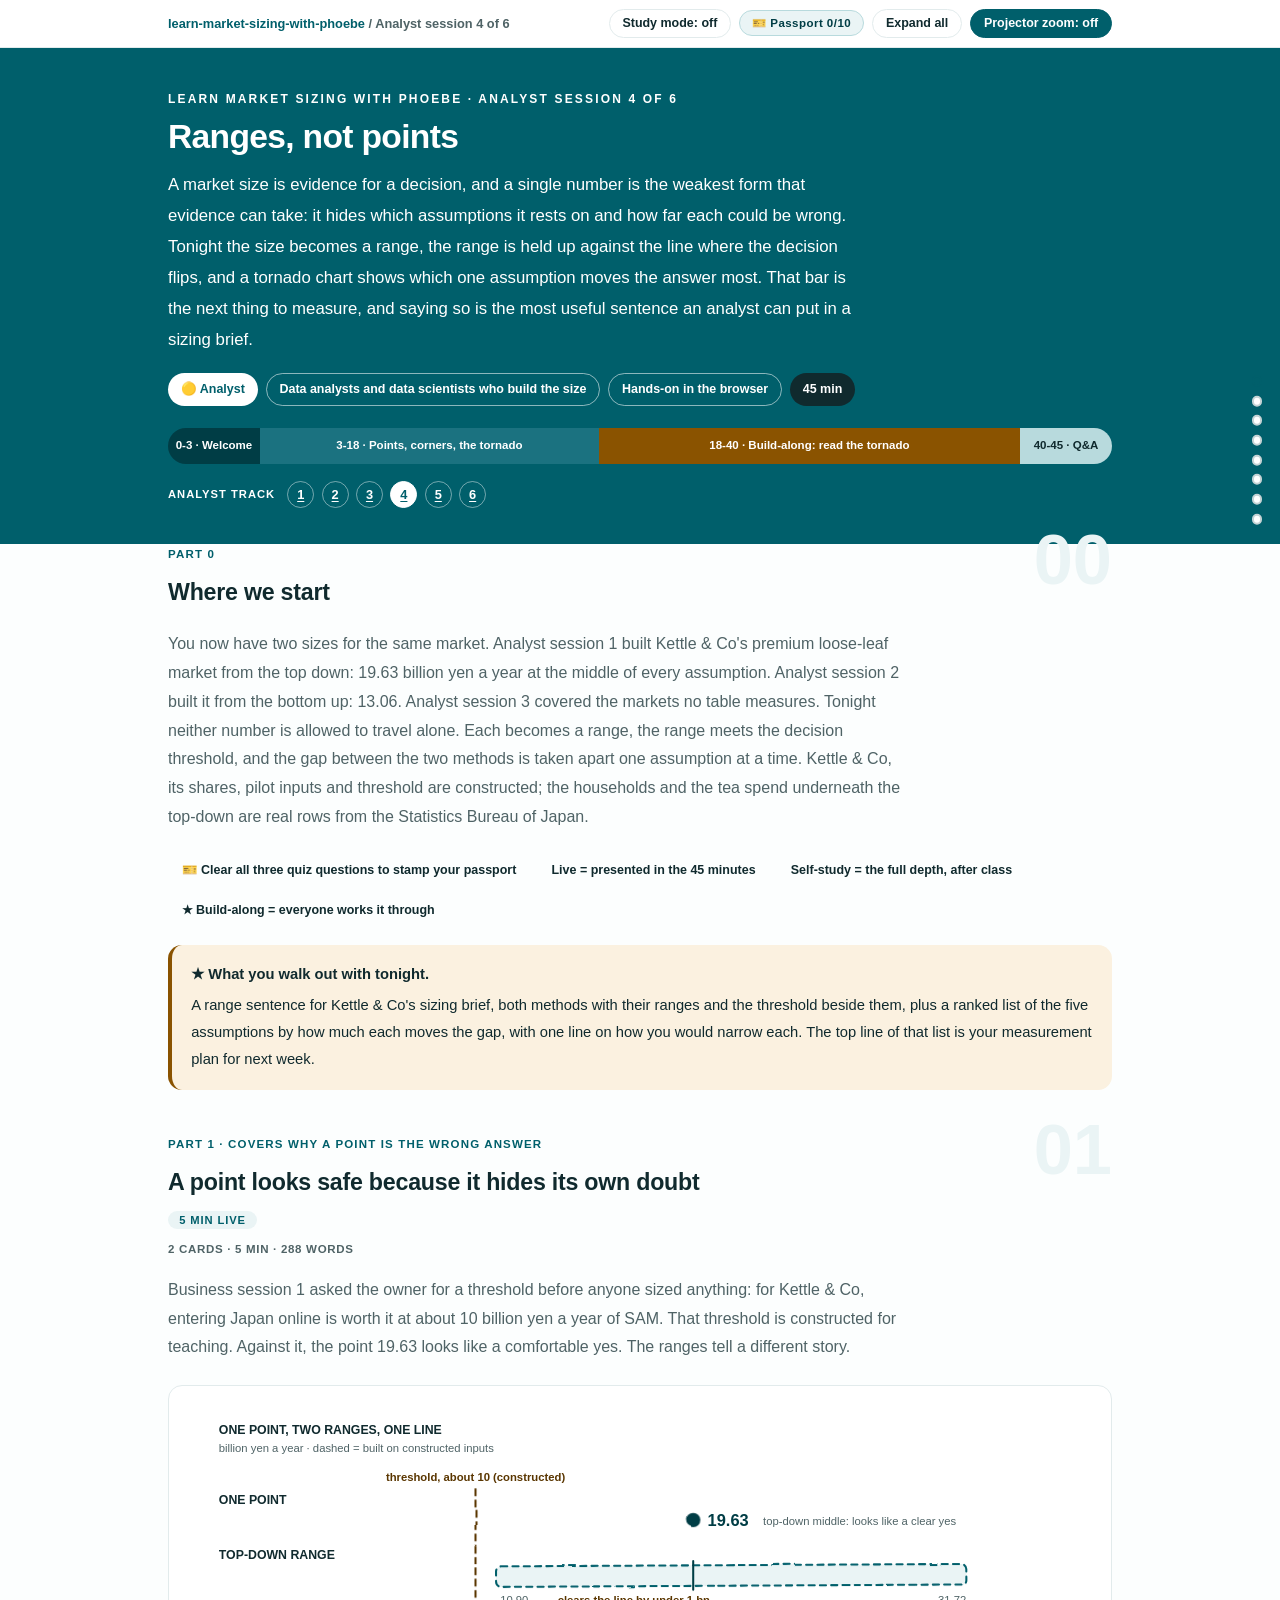
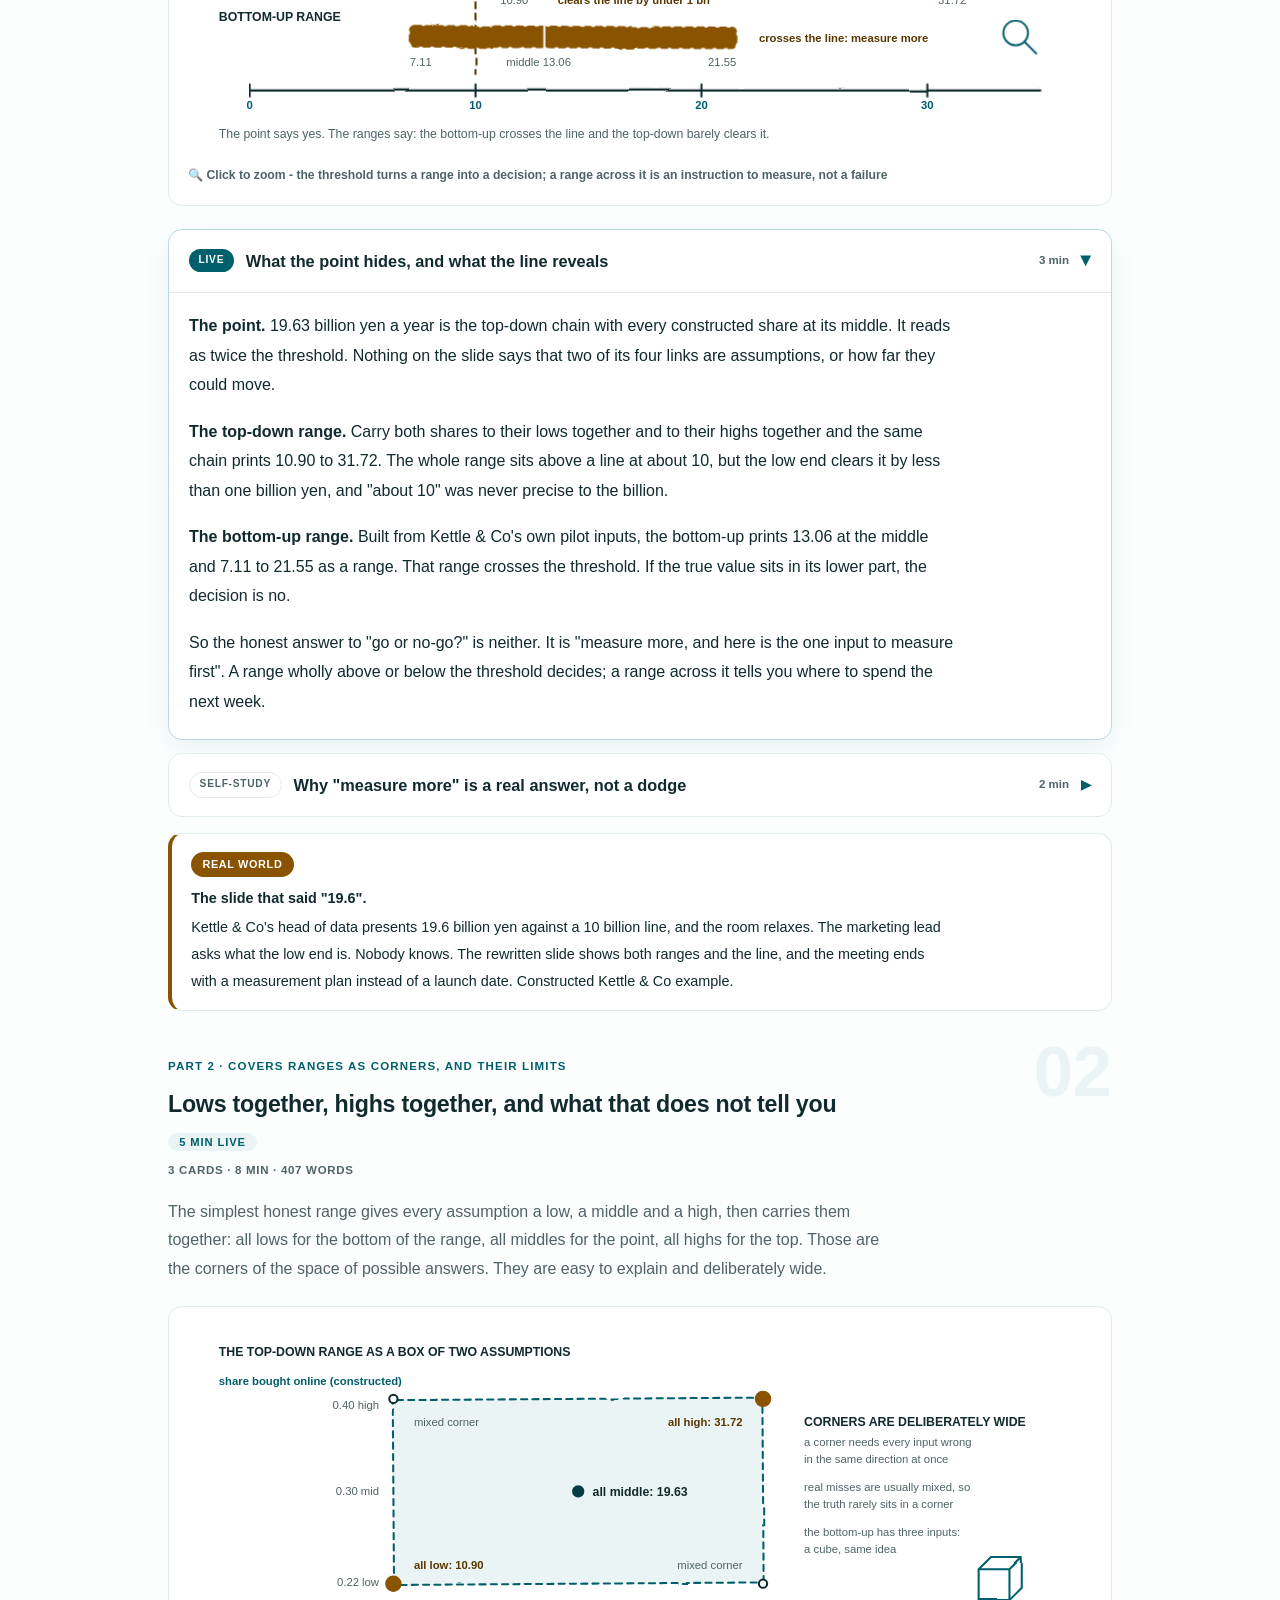
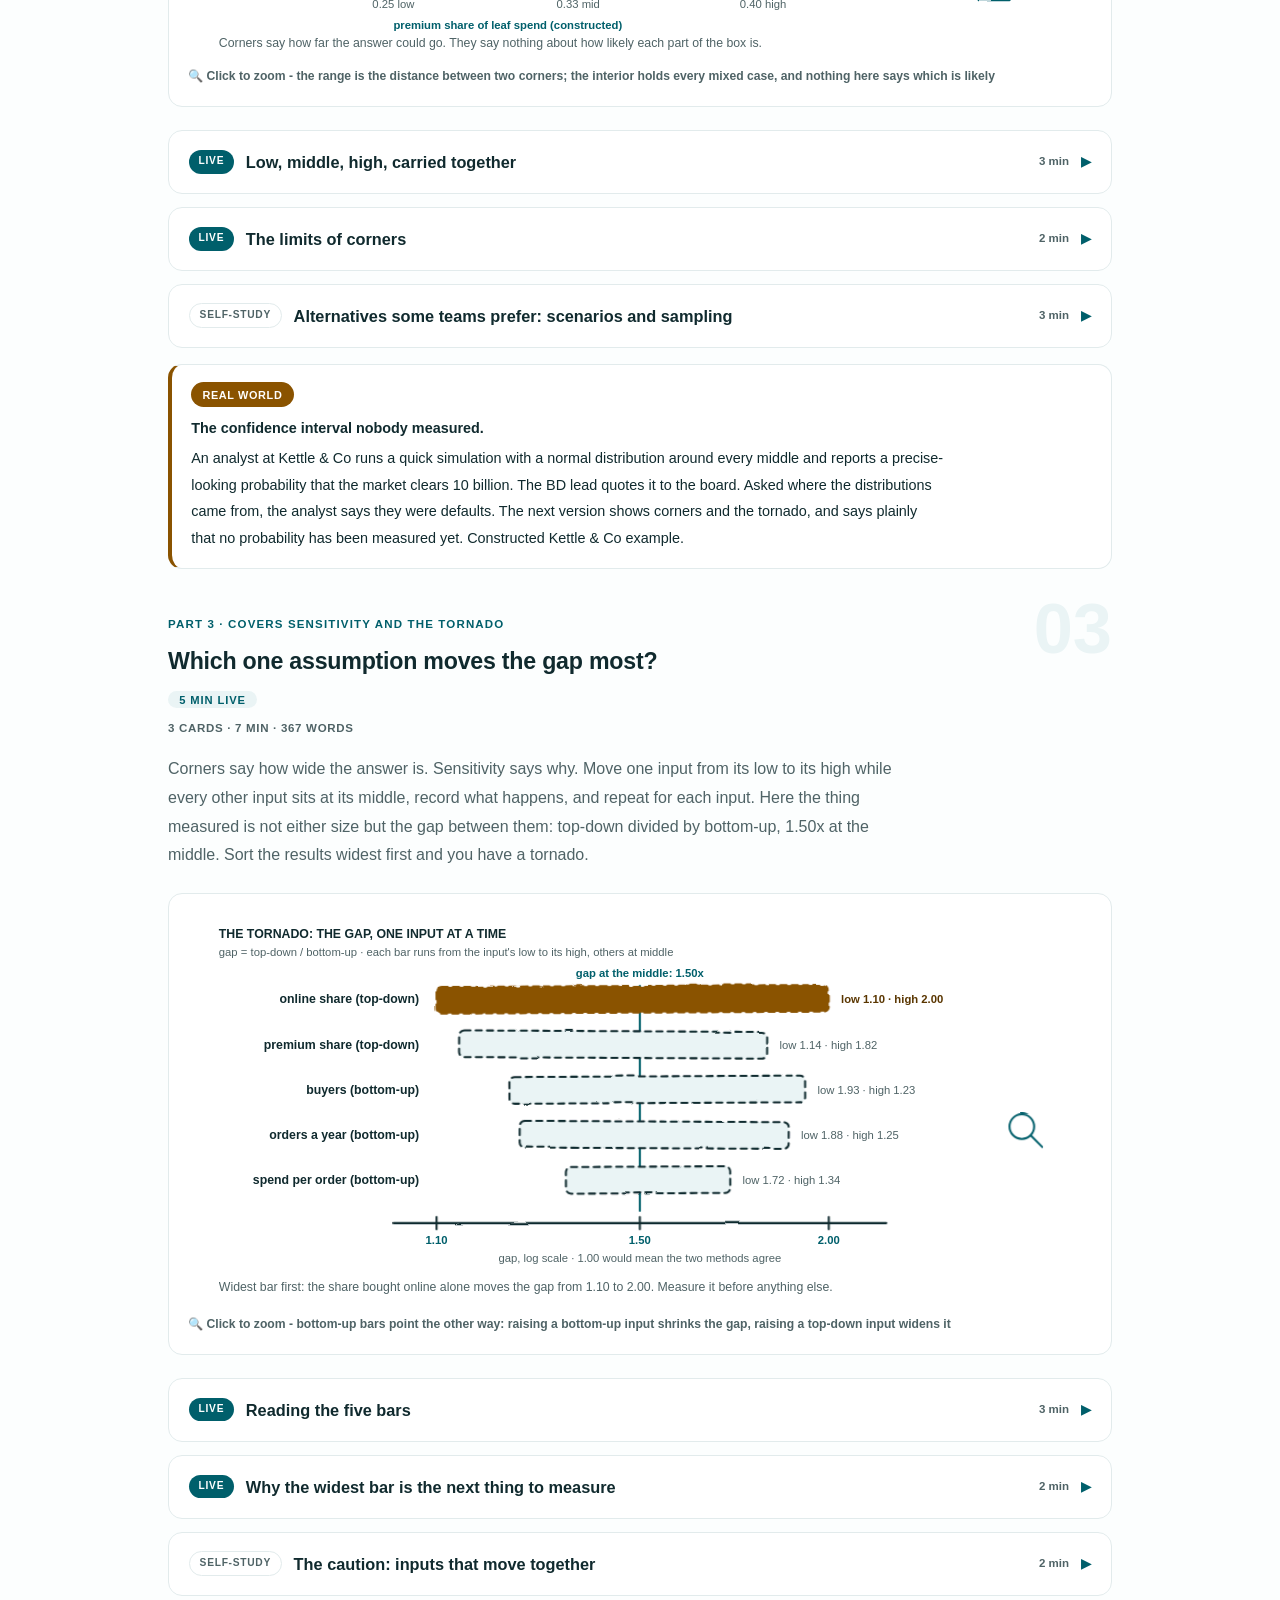
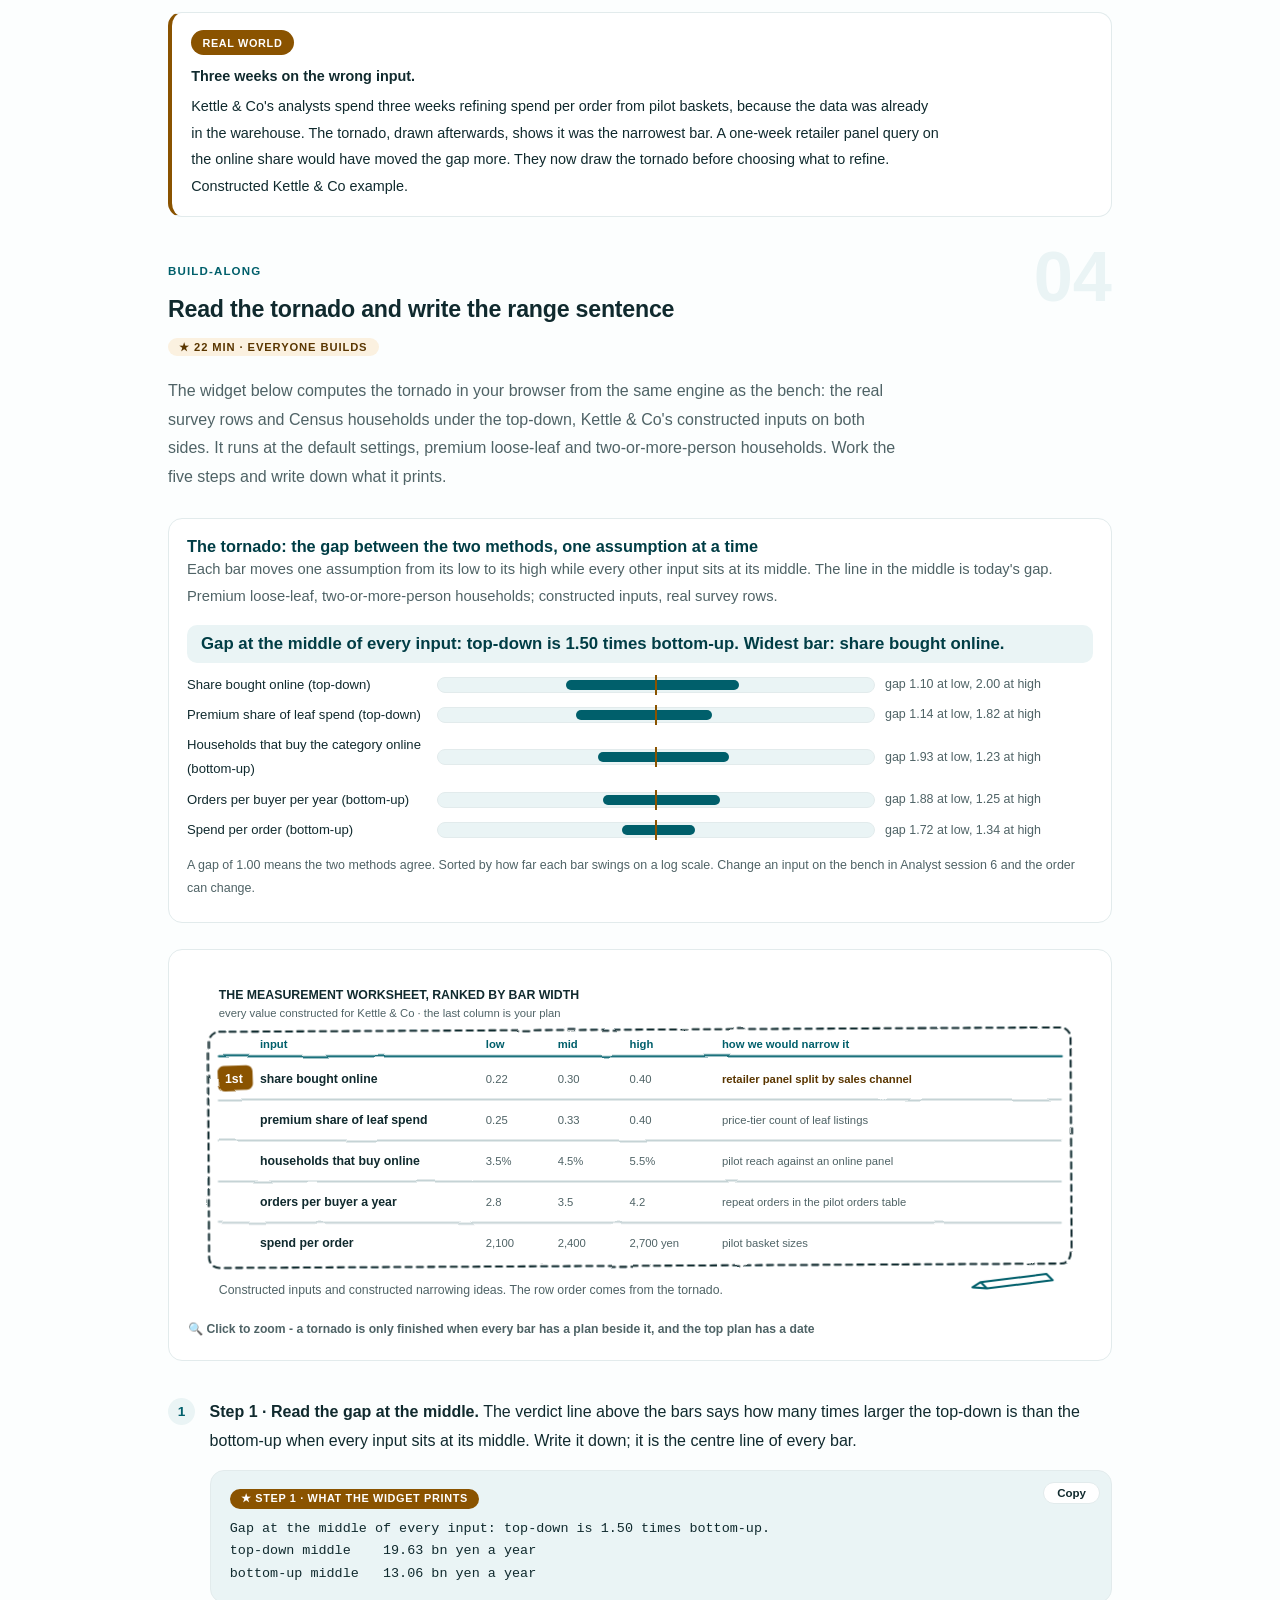
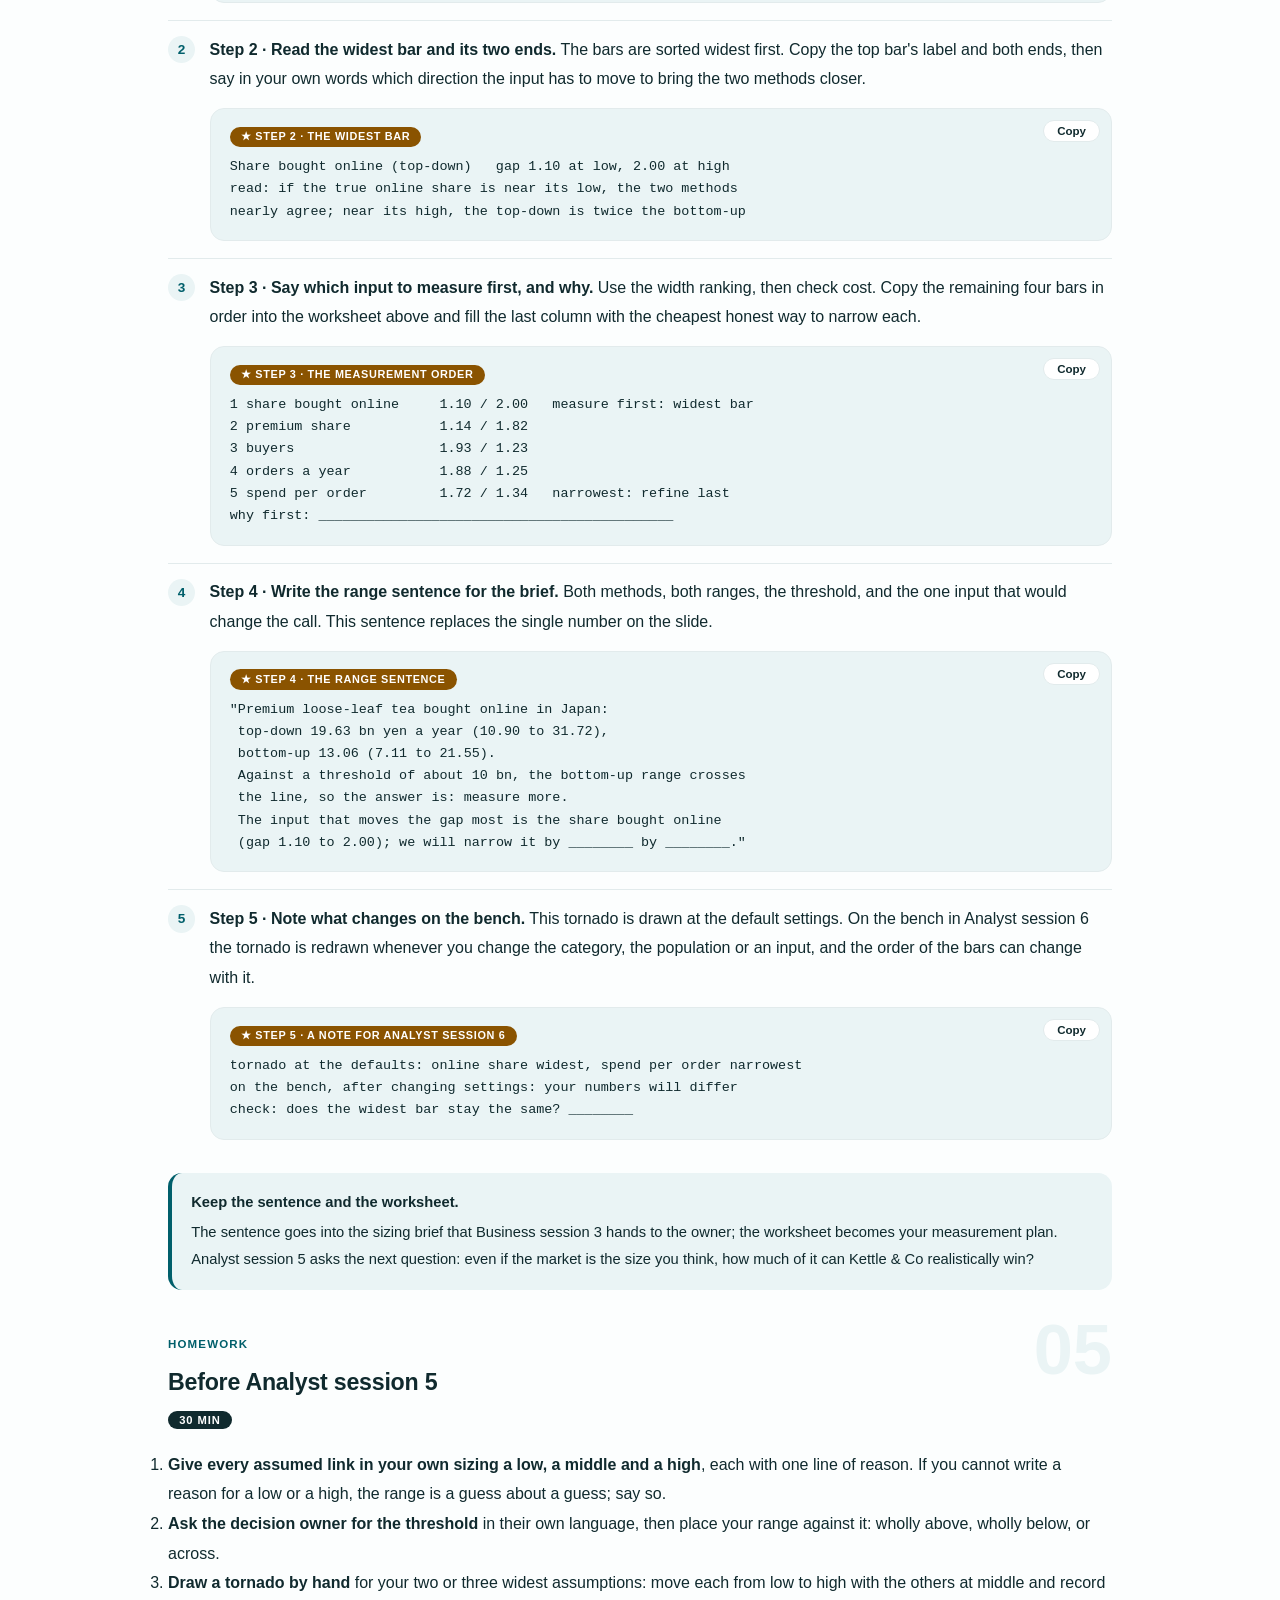
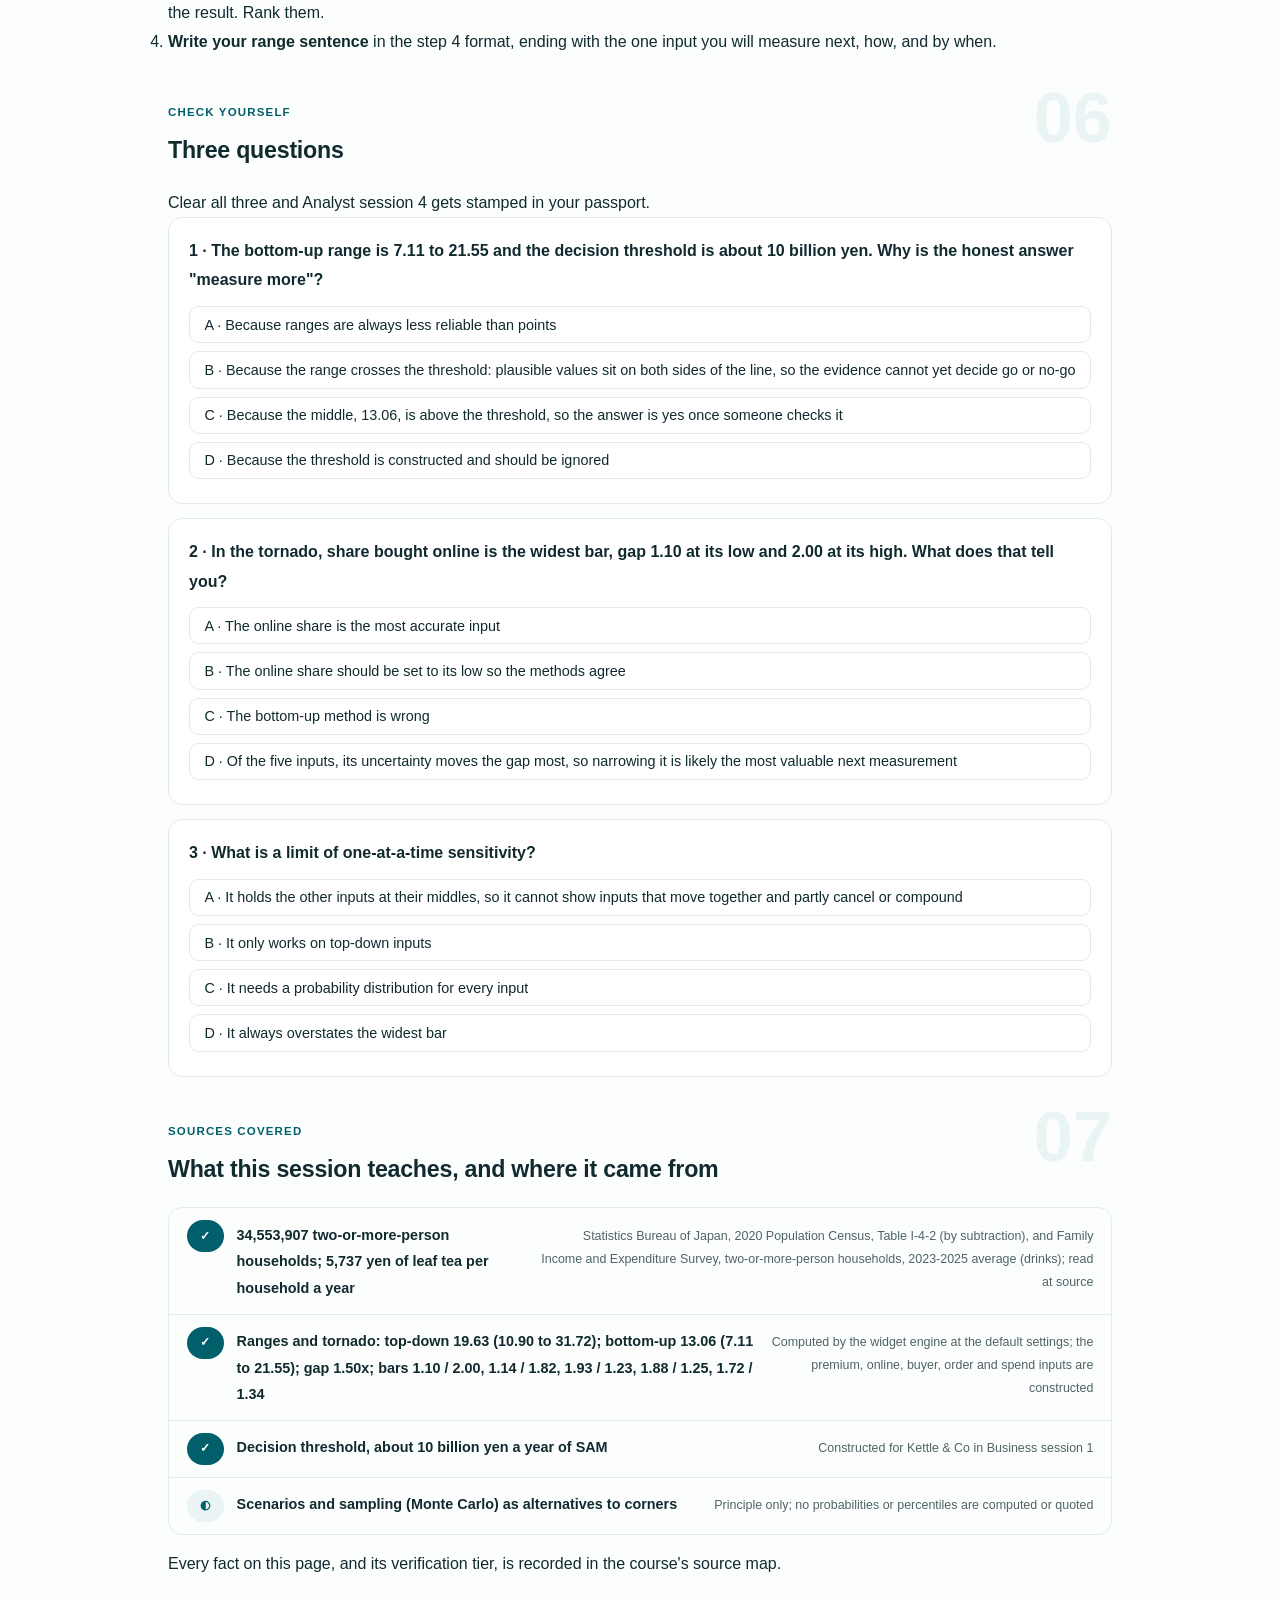
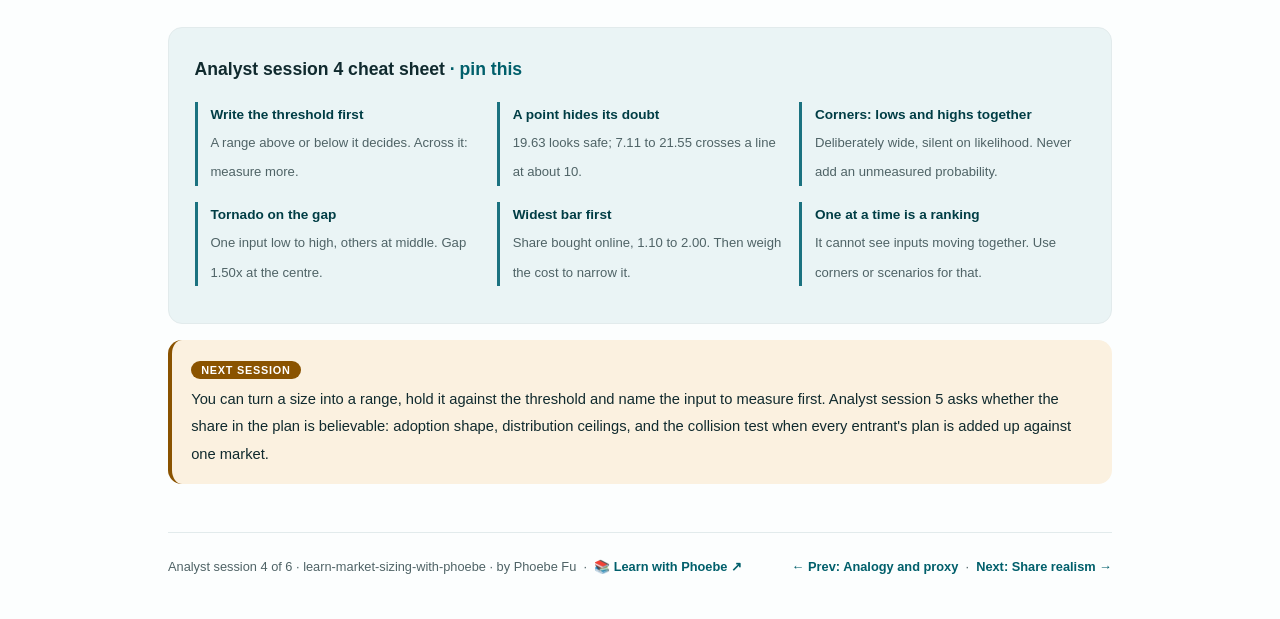
<file: courses/a4-ranges-not-points.html>
<!DOCTYPE html>
<html lang="en">
<head>
<meta charset="UTF-8">
<meta name="viewport" content="width=device-width, initial-scale=1.0">
<!-- social:start -->
<meta name="description" content="Analyst session 4 of 6. Why a single market size hides the assumptions it rests on, how to carry low, middle and high inputs together as corners, and how a tornado chart shows which assumption moves the gap between top-down and bottom-up the most, so you know what to measure next.">
<meta property="og:type" content="article">
<meta property="og:site_name" content="Learn with Phoebe">
<meta property="og:title" content="Ranges, not points - learn market sizing with phoebe">
<meta property="og:description" content="Analyst session 4 of 6. Ranges against a decision threshold, corners and their limits, and the tornado that tells you which input to measure first.">
<meta property="og:url" content="https://phoebefu6.github.io/learn-market-sizing-with-phoebe/courses/a4-ranges-not-points.html">
<meta property="og:image" content="https://phoebefu6.github.io/learn-market-sizing-with-phoebe/assets/og-cover.png">
<meta property="og:image:width" content="1200">
<meta property="og:image:height" content="630">
<meta name="twitter:card" content="summary_large_image">
<meta name="twitter:title" content="Ranges, not points - learn market sizing with phoebe">
<meta name="twitter:description" content="Analyst session 4 of 6. A range against a threshold, and the tornado that names the next thing to measure.">
<meta name="twitter:image" content="https://phoebefu6.github.io/learn-market-sizing-with-phoebe/assets/og-cover.png">
<!-- social:end -->
<title>Analyst session 4 · Ranges, not points - learn market sizing with phoebe</title>
<link rel="stylesheet" href="../assets/style.css?v=22">
</head>
<body>

<div class="toolbar">
  <div class="wrap">
    <span class="crumb"><a href="../index.html">learn-market-sizing-with-phoebe</a> / Analyst session 4 of 6</span>
    <button class="btn" id="toggle-all" type="button">Expand all</button>
    <button class="btn primary" id="zoom-toggle" type="button">Projector zoom: off</button>
  </div>
</div>

<header class="masthead">
  <div class="wrap">
    <div class="eyebrow">Learn Market Sizing with Phoebe · Analyst session 4 of 6</div>
    <h1>Ranges, <span class="accent">not points</span></h1>
    <p class="sub">A market size is evidence for a decision, and a single number is the weakest form that evidence can take: it hides which assumptions it rests on and how far each could be wrong. Tonight the size becomes a range, the range is held up against the line where the decision flips, and a tornado chart shows which one assumption moves the answer most. That bar is the next thing to measure, and saying so is the most useful sentence an analyst can put in a sizing brief.</p>
    <div class="chip-row">
      <span class="chip level">🟡 Analyst</span>
      <span class="chip audience">Data analysts and data scientists who build the size</span>
      <span class="chip audience">Hands-on in the browser</span>
      <span class="chip time">45 min</span>
    </div>
    <div class="agenda">
      <span class="a1" style="flex:1">0-3 · Welcome</span>
      <span class="a2" style="flex:4">3-18 · Points, corners, the tornado</span>
      <span class="a3" style="flex:5">18-40 · Build-along: read the tornado</span>
      <span class="a4" style="flex:1">40-45 · Q&amp;A</span>
    </div>
  </div>
</header>

<main class="wrap">

  <section class="section" id="intro">
    <div class="section-kicker">
      <span class="klabel">Part 0</span>
      <h2>Where we start</h2>
    </div>
    <p class="lede">You now have two sizes for the same market. Analyst session 1 built Kettle &amp; Co's premium loose-leaf market from the top down: 19.63 billion yen a year at the middle of every assumption. Analyst session 2 built it from the bottom up: 13.06. Analyst session 3 covered the markets no table measures. Tonight neither number is allowed to travel alone. Each becomes a range, the range meets the decision threshold, and the gap between the two methods is taken apart one assumption at a time. Kettle &amp; Co, its shares, pilot inputs and threshold are constructed; the households and the tea spend underneath the top-down are real rows from the Statistics Bureau of Japan.</p>

    <div class="legend">
      <span class="pill">🎫 Clear all three quiz questions to stamp your passport</span>
      <span class="pill">Live = presented in the 45 minutes</span>
      <span class="pill">Self-study = the full depth, after class</span>
      <span class="pill">★ Build-along = everyone works it through</span>
    </div>

    <div class="callout win">
      <p><strong>★ What you walk out with tonight.</strong> A range sentence for Kettle &amp; Co's sizing brief, both methods with their ranges and the threshold beside them, plus a ranked list of the five assumptions by how much each moves the gap, with one line on how you would narrow each. The top line of that list is your measurement plan for next week.</p>
    </div>
  </section>

  <section class="section" id="part-1">
    <div class="section-kicker">
      <span class="klabel">Part 1 · covers why a point is the wrong answer</span>
      <h2>A point looks safe because it hides its own doubt</h2>
      <span class="tag concept">5 min live</span>
    </div>
    <p class="lede">Business session 1 asked the owner for a threshold before anyone sized anything: for Kettle &amp; Co, entering Japan online is worth it at about 10 billion yen a year of SAM. That threshold is constructed for teaching. Against it, the point 19.63 looks like a comfortable yes. The ranges tell a different story.</p>

    <figure class="zoomable">
      <svg viewBox="0 0 880 340" xmlns="http://www.w3.org/2000/svg" role="img" aria-label="A hand-drawn number line from 0 to 35 billion yen a year with a dashed vertical threshold at about 10, constructed. Row one: the top-down point 19.63, far to the right of the line. Row two: the top-down range 10.90 to 31.72, which clears the threshold by under one billion yen. Row three, amber: the bottom-up range 7.11 to 21.55, middle 13.06, which crosses the threshold. A note says the point says yes, the ranges say measure more.">
        <defs>
          <filter id="a4aSk" x="-3%" y="-3%" width="106%" height="106%"><feTurbulence type="fractalNoise" baseFrequency="0.02" numOctaves="2" seed="53" result="n"/><feDisplacementMap in="SourceGraphic" in2="n" scale="2.4" xChannelSelector="R" yChannelSelector="G"/></filter>
          <pattern id="a4aHc" patternUnits="userSpaceOnUse" width="7" height="7" patternTransform="rotate(-38)"><line x1="0" y1="0" x2="0" y2="7" stroke="#005F6B" stroke-width="1" opacity=".5"/></pattern>
          <marker id="a4aAr" viewBox="0 0 10 10" refX="9" refY="5" markerWidth="8" markerHeight="8" orient="auto"><path d="M1 1 L9 5 L1 9" fill="none" stroke="#102A2E" stroke-width="1.6" stroke-linecap="round"/></marker>
        </defs>
        <style>
          .a4aH { font: 800 12px Inter, sans-serif; fill: #102A2E; }
          .a4aL { font: 600 12px Inter, sans-serif; fill: #102A2E; }
          .a4aS { font: 400 11px Inter, sans-serif; fill: #4F6366; }
          .a4aB { font: 800 11px Inter, sans-serif; fill: #5A3600; }
          .a4aV { font: 800 16px Inter, sans-serif; fill: #003D45; }
          .a4aA { font: 700 11px Inter, sans-serif; fill: #005F6B; }
          .a4aN { font: 400 12px Inter, sans-serif; fill: #4F6366; }
        </style>

        <text class="a4aH" x="30" y="28">ONE POINT, TWO RANGES, ONE LINE</text>
        <text class="a4aS" x="30" y="46">billion yen a year · dashed = built on constructed inputs</text>
        <text class="a4aB" x="280" y="74" text-anchor="middle">threshold, about 10 (constructed)</text>

        <g filter="url(#a4aSk)" fill="none" stroke="#102A2E" stroke-width="2" stroke-linecap="round" stroke-linejoin="round">
          <path d="M280 82 L280 262" stroke="#5A3600" stroke-dasharray="6 5"/>
          <path d="M492 112 m-6 0 a6 6 0 1 0 12 0 a6 6 0 1 0 -12 0" fill="#003D45" stroke="#003D45"/>
          <rect x="300" y="156" width="458" height="20" rx="5" transform="rotate(-0.3 529 166)" fill="#EAF4F5" stroke="#005F6B" stroke-dasharray="6 5"/>
          <path d="M492 152 L492 180" stroke="#003D45"/>
          <rect x="216" y="216" width="318" height="20" rx="5" transform="rotate(0.3 375 226)" fill="#8A5300" stroke="#8A5300" stroke-dasharray="6 5"/>
          <path d="M347 212 L347 240" stroke="#FFFFFF"/>
          <path d="M60 278 L830 278"/>
          <path d="M60 272 L60 284 M280 272 L280 284 M500 272 L500 284 M720 272 L720 284"/>
          <!-- doodle: a magnifier, the next measurement -->
          <path d="M806 222 m-12 0 a12 12 0 1 0 24 0 a12 12 0 1 0 -24 0 M815 231 L826 242" stroke="#005F6B"/>
        </g>

        <text class="a4aH" x="30" y="96">ONE POINT</text>
        <text class="a4aV" x="506" y="118">19.63</text>
        <text class="a4aS" x="560" y="117">top-down middle: looks like a clear yes</text>

        <text class="a4aH" x="30" y="150">TOP-DOWN RANGE</text>
        <text class="a4aS" x="304" y="194">10.90</text>
        <text class="a4aB" x="360" y="194">clears the line by under 1 bn</text>
        <text class="a4aS" x="758" y="194" text-anchor="end">31.72</text>

        <text class="a4aH" x="30" y="210">BOTTOM-UP RANGE</text>
        <text class="a4aS" x="216" y="254">7.11</text>
        <text class="a4aS" x="310" y="254">middle 13.06</text>
        <text class="a4aS" x="534" y="254" text-anchor="end">21.55</text>
        <text class="a4aB" x="556" y="231">crosses the line: measure more</text>

        <text class="a4aA" x="60" y="296" text-anchor="middle">0</text>
        <text class="a4aA" x="280" y="296" text-anchor="middle">10</text>
        <text class="a4aA" x="500" y="296" text-anchor="middle">20</text>
        <text class="a4aA" x="720" y="296" text-anchor="middle">30</text>

        <text class="a4aN" x="30" y="324">The point says yes. The ranges say: the bottom-up crosses the line and the top-down barely clears it.</text>
      </svg>
      <figcaption>🔍 Click to zoom - the threshold turns a range into a decision; a range across it is an instruction to measure, not a failure</figcaption>
    </figure>

    <details class="card" open>
      <summary><span class="mode live">Live</span>What the point hides, and what the line reveals<span class="mini">3 min</span><span class="caret">▶</span></summary>
      <div class="body">
        <p><strong>The point.</strong> 19.63 billion yen a year is the top-down chain with every constructed share at its middle. It reads as twice the threshold. Nothing on the slide says that two of its four links are assumptions, or how far they could move.</p>
        <p><strong>The top-down range.</strong> Carry both shares to their lows together and to their highs together and the same chain prints 10.90 to 31.72. The whole range sits above a line at about 10, but the low end clears it by less than one billion yen, and "about 10" was never precise to the billion.</p>
        <p><strong>The bottom-up range.</strong> Built from Kettle &amp; Co's own pilot inputs, the bottom-up prints 13.06 at the middle and 7.11 to 21.55 as a range. That range crosses the threshold. If the true value sits in its lower part, the decision is no.</p>
        <p>So the honest answer to "go or no-go?" is neither. It is "measure more, and here is the one input to measure first". A range wholly above or below the threshold decides; a range across it tells you where to spend the next week.</p>
      </div>
    </details>

    <details class="card">
      <summary><span class="mode self">Self-study</span>Why "measure more" is a real answer, not a dodge<span class="mini">2 min</span><span class="caret">▶</span></summary>
      <div class="body">
        <p>Leaders sometimes hear a range as an analyst refusing to commit. Turn it around: a point that sits on the wrong side of the truth commits the business to a decision the evidence never supported. "Measure more" is only a dodge when it comes without a target. Paired with the tornado in Part 3, it becomes specific: which input, how wide it is today, and what a cheaper or better source would be.</p>
        <p>It also tells you when to stop. Once a range sits wholly on one side of the threshold, further precision changes nothing about the decision, and the analyst can say so.</p>
      </div>
    </details>

    <div class="callout example">
      <span class="ex-pill">Real world</span>
      <p><strong>The slide that said "19.6".</strong> Kettle &amp; Co's head of data presents 19.6 billion yen against a 10 billion line, and the room relaxes. The marketing lead asks what the low end is. Nobody knows. The rewritten slide shows both ranges and the line, and the meeting ends with a measurement plan instead of a launch date. Constructed Kettle &amp; Co example.</p>
    </div>
  </section>

  <section class="section" id="part-2">
    <div class="section-kicker">
      <span class="klabel">Part 2 · covers ranges as corners, and their limits</span>
      <h2>Lows together, highs together, and what that does not tell you</h2>
      <span class="tag concept">5 min live</span>
    </div>
    <p class="lede">The simplest honest range gives every assumption a low, a middle and a high, then carries them together: all lows for the bottom of the range, all middles for the point, all highs for the top. Those are the corners of the space of possible answers. They are easy to explain and deliberately wide.</p>

    <figure class="zoomable">
      <svg viewBox="0 0 880 320" xmlns="http://www.w3.org/2000/svg" role="img" aria-label="A hand-drawn box. Horizontal axis: premium share of leaf spend, 0.25 low, 0.33 middle, 0.40 high, constructed. Vertical axis: share bought online, 0.22 low, 0.30 middle, 0.40 high, constructed. The bottom-left corner, all low, prints 10.90 billion yen. The top-right corner, all high, prints 31.72. The middle dot prints 19.63. The other two corners are labelled mixed. A side note says corners need every input wrong the same way at once.">
        <defs>
          <filter id="a4bSk" x="-3%" y="-3%" width="106%" height="106%"><feTurbulence type="fractalNoise" baseFrequency="0.02" numOctaves="2" seed="59" result="n"/><feDisplacementMap in="SourceGraphic" in2="n" scale="2.4" xChannelSelector="R" yChannelSelector="G"/></filter>
          <pattern id="a4bHc" patternUnits="userSpaceOnUse" width="7" height="7" patternTransform="rotate(-38)"><line x1="0" y1="0" x2="0" y2="7" stroke="#005F6B" stroke-width="1" opacity=".5"/></pattern>
          <marker id="a4bAr" viewBox="0 0 10 10" refX="9" refY="5" markerWidth="8" markerHeight="8" orient="auto"><path d="M1 1 L9 5 L1 9" fill="none" stroke="#102A2E" stroke-width="1.6" stroke-linecap="round"/></marker>
        </defs>
        <style>
          .a4bH { font: 800 12px Inter, sans-serif; fill: #102A2E; }
          .a4bL { font: 600 12px Inter, sans-serif; fill: #102A2E; }
          .a4bS { font: 400 11px Inter, sans-serif; fill: #4F6366; }
          .a4bB { font: 800 11px Inter, sans-serif; fill: #5A3600; }
          .a4bA { font: 700 11px Inter, sans-serif; fill: #005F6B; }
          .a4bN { font: 400 12px Inter, sans-serif; fill: #4F6366; }
        </style>

        <text class="a4bH" x="30" y="28">THE TOP-DOWN RANGE AS A BOX OF TWO ASSUMPTIONS</text>
        <text class="a4bA" x="30" y="56">share bought online (constructed)</text>

        <g filter="url(#a4bSk)" fill="none" stroke="#102A2E" stroke-width="2" stroke-linecap="round" stroke-linejoin="round">
          <rect x="200" y="70" width="360" height="180" rx="4" transform="rotate(-0.4 380 160)" fill="#EAF4F5" stroke="#005F6B" stroke-dasharray="6 5"/>
          <path d="M200 250 m-7 0 a7 7 0 1 0 14 0 a7 7 0 1 0 -14 0" fill="#8A5300" stroke="#8A5300"/>
          <path d="M560 70 m-7 0 a7 7 0 1 0 14 0 a7 7 0 1 0 -14 0" fill="#8A5300" stroke="#8A5300"/>
          <path d="M380 160 m-5 0 a5 5 0 1 0 10 0 a5 5 0 1 0 -10 0" fill="#003D45" stroke="#003D45"/>
          <path d="M200 70 m-4 0 a4 4 0 1 0 8 0 a4 4 0 1 0 -8 0 M560 250 m-4 0 a4 4 0 1 0 8 0 a4 4 0 1 0 -8 0" fill="#FFFFFF"/>
          <!-- doodle: a cube, the bottom-up box has three inputs -->
          <path d="M770 236 L800 236 L800 266 L770 266 Z M770 236 L782 224 L812 224 L800 236 M812 224 L812 254 L800 266" stroke="#005F6B"/>
        </g>

        <text class="a4bS" x="186" y="80" text-anchor="end">0.40 high</text>
        <text class="a4bS" x="186" y="164" text-anchor="end">0.30 mid</text>
        <text class="a4bS" x="186" y="252" text-anchor="end">0.22 low</text>
        <text class="a4bS" x="200" y="274" text-anchor="middle">0.25 low</text>
        <text class="a4bS" x="380" y="274" text-anchor="middle">0.33 mid</text>
        <text class="a4bS" x="560" y="274" text-anchor="middle">0.40 high</text>
        <text class="a4bA" x="200" y="294">premium share of leaf spend (constructed)</text>

        <text class="a4bB" x="220" y="236">all low: 10.90</text>
        <text class="a4bB" x="540" y="96" text-anchor="end">all high: 31.72</text>
        <text class="a4bL" x="394" y="165">all middle: 19.63</text>
        <text class="a4bS" x="220" y="96">mixed corner</text>
        <text class="a4bS" x="540" y="236" text-anchor="end">mixed corner</text>

        <text class="a4bH" x="600" y="96">CORNERS ARE DELIBERATELY WIDE</text>
        <text class="a4bS" x="600" y="116">a corner needs every input wrong</text>
        <text class="a4bS" x="600" y="132">in the same direction at once</text>
        <text class="a4bS" x="600" y="160">real misses are usually mixed, so</text>
        <text class="a4bS" x="600" y="176">the truth rarely sits in a corner</text>
        <text class="a4bS" x="600" y="204">the bottom-up has three inputs:</text>
        <text class="a4bS" x="600" y="220">a cube, same idea</text>

        <text class="a4bN" x="30" y="312">Corners say how far the answer could go. They say nothing about how likely each part of the box is.</text>
      </svg>
      <figcaption>🔍 Click to zoom - the range is the distance between two corners; the interior holds every mixed case, and nothing here says which is likely</figcaption>
    </figure>

    <details class="card">
      <summary><span class="mode live">Live</span>Low, middle, high, carried together<span class="mini">3 min</span><span class="caret">▶</span></summary>
      <div class="body">
        <p>Every constructed input gets three values, and each value gets a reason. For Kettle &amp; Co's top-down: premium share of leaf spend 0.25 / 0.33 / 0.40, share bought online 0.22 / 0.30 / 0.40. For the bottom-up: households that buy the category online 3.5% / 4.5% / 5.5%, spend per order 2,100 / 2,400 / 2,700 yen, orders per buyer a year 2.8 / 3.5 / 4.2. All constructed.</p>
        <p>The two real links, 34,553,907 households and 5,737 yen of leaf spend per household, keep their single value: they are measured, and the sampling error of the survey table is not published in the table used, so it is not quantified here. Carry the constructed lows together and the top-down prints 10.90; the highs together print 31.72; the middles print 19.63.</p>
      </div>
    </details>

    <details class="card">
      <summary><span class="mode live">Live</span>The limits of corners<span class="mini">2 min</span><span class="caret">▶</span></summary>
      <div class="body">
        <p><strong>Wide on purpose.</strong> A corner is the case where every assumption missed the same way. That can happen, especially when one cause moves several inputs (a weak economy lowers premium share and orders together), but it is the edge of the possible, not the middle of the likely.</p>
        <p><strong>Silent on likelihood.</strong> A corner range says nothing about whether 12 is more plausible than 28. Do not draw a bell curve on top of it, and do not write "90 percent confident" next to it. Nobody measured a probability, so none goes on the page.</p>
      </div>
    </details>

    <details class="card">
      <summary><span class="mode self">Self-study</span>Alternatives some teams prefer: scenarios and sampling<span class="mini">3 min</span><span class="caret">▶</span></summary>
      <div class="body">
        <p><strong>Scenarios.</strong> Instead of mechanical corners, write two or three named stories, a cautious one and a bold one, each with inputs that belong together. A scenario keeps inputs coherent (a world where few households buy online is probably also one where online orders are less frequent), and leaders find stories easier to argue with than corners. The cost: the stories are chosen, so a team can choose comfortable ones.</p>
        <p><strong>Sampling, often called Monte Carlo.</strong> Give each input a distribution, draw thousands of combinations, and read off the spread of results. It shows which part of the box is crowded, which corners cannot. The cost is that it needs a distribution for every input and a view on how inputs move together, and the output is only as real as those choices. A percentile computed from invented distributions is still invented.</p>
        <p>Neither is wrong. Some teams start with corners because they are transparent, then move to sampling once they have real data behind the input distributions. Others refuse sampling until then. Pick the method your evidence can support, and say which you picked.</p>
      </div>
    </details>

    <div class="callout example">
      <span class="ex-pill">Real world</span>
      <p><strong>The confidence interval nobody measured.</strong> An analyst at Kettle &amp; Co runs a quick simulation with a normal distribution around every middle and reports a precise-looking probability that the market clears 10 billion. The BD lead quotes it to the board. Asked where the distributions came from, the analyst says they were defaults. The next version shows corners and the tornado, and says plainly that no probability has been measured yet. Constructed Kettle &amp; Co example.</p>
    </div>
  </section>

  <section class="section" id="part-3">
    <div class="section-kicker">
      <span class="klabel">Part 3 · covers sensitivity and the tornado</span>
      <h2>Which one assumption moves the gap most?</h2>
      <span class="tag concept">5 min live</span>
    </div>
    <p class="lede">Corners say how wide the answer is. Sensitivity says why. Move one input from its low to its high while every other input sits at its middle, record what happens, and repeat for each input. Here the thing measured is not either size but the gap between them: top-down divided by bottom-up, 1.50x at the middle. Sort the results widest first and you have a tornado.</p>

    <figure class="zoomable">
      <svg viewBox="0 0 880 380" xmlns="http://www.w3.org/2000/svg" role="img" aria-label="A hand-drawn tornado chart on a log scale around a centre line at a gap of 1.50x. Five horizontal bars, widest first. Share bought online, top-down, amber: gap 1.10 at its low, 2.00 at its high. Premium share, top-down: 1.14 at low, 1.82 at high. Households that buy online, bottom-up: 1.93 at low, 1.23 at high. Orders per buyer a year, bottom-up: 1.88 at low, 1.25 at high. Spend per order, bottom-up: 1.72 at low, 1.34 at high.">
        <defs>
          <filter id="a4cSk" x="-3%" y="-3%" width="106%" height="106%"><feTurbulence type="fractalNoise" baseFrequency="0.02" numOctaves="2" seed="61" result="n"/><feDisplacementMap in="SourceGraphic" in2="n" scale="2.4" xChannelSelector="R" yChannelSelector="G"/></filter>
          <pattern id="a4cHc" patternUnits="userSpaceOnUse" width="7" height="7" patternTransform="rotate(-38)"><line x1="0" y1="0" x2="0" y2="7" stroke="#005F6B" stroke-width="1" opacity=".5"/></pattern>
          <marker id="a4cAr" viewBox="0 0 10 10" refX="9" refY="5" markerWidth="8" markerHeight="8" orient="auto"><path d="M1 1 L9 5 L1 9" fill="none" stroke="#102A2E" stroke-width="1.6" stroke-linecap="round"/></marker>
        </defs>
        <style>
          .a4cH { font: 800 12px Inter, sans-serif; fill: #102A2E; }
          .a4cL { font: 600 12px Inter, sans-serif; fill: #102A2E; }
          .a4cS { font: 400 11px Inter, sans-serif; fill: #4F6366; }
          .a4cB { font: 800 11px Inter, sans-serif; fill: #5A3600; }
          .a4cA { font: 700 11px Inter, sans-serif; fill: #005F6B; }
          .a4cN { font: 400 12px Inter, sans-serif; fill: #4F6366; }
        </style>

        <text class="a4cH" x="30" y="24">THE TORNADO: THE GAP, ONE INPUT AT A TIME</text>
        <text class="a4cS" x="30" y="42">gap = top-down / bottom-up · each bar runs from the input's low to its high, others at middle</text>
        <text class="a4cA" x="440" y="62" text-anchor="middle">gap at the middle: 1.50x</text>

        <g filter="url(#a4cSk)" fill="none" stroke="#102A2E" stroke-width="2" stroke-linecap="round" stroke-linejoin="round">
          <path d="M440 70 L440 290" stroke="#005F6B"/>
          <rect x="242" y="71" width="382" height="26" rx="5" transform="rotate(-0.3 433 84)" fill="#8A5300" stroke="#8A5300" stroke-dasharray="6 5"/>
          <rect x="264" y="115" width="300" height="26" rx="5" transform="rotate(0.3 414 128)" fill="#EAF4F5" stroke-dasharray="6 5"/>
          <rect x="313" y="159" width="288" height="26" rx="5" transform="rotate(-0.3 457 172)" fill="#EAF4F5" stroke-dasharray="6 5"/>
          <rect x="323" y="203" width="262" height="26" rx="5" transform="rotate(0.3 454 216)" fill="#EAF4F5" stroke-dasharray="6 5"/>
          <rect x="368" y="247" width="160" height="26" rx="5" transform="rotate(-0.3 448 260)" fill="#EAF4F5" stroke-dasharray="6 5"/>
          <path d="M200 302 L680 302"/>
          <path d="M242 296 L242 308 M440 296 L440 308 M624 296 L624 308"/>
          <!-- doodle: a magnifier, the next thing to measure -->
          <path d="M812 208 m-12 0 a12 12 0 1 0 24 0 a12 12 0 1 0 -24 0 M821 217 L832 228" stroke="#005F6B"/>
        </g>

        <text class="a4cL" x="225" y="88" text-anchor="end">online share (top-down)</text>
        <text class="a4cL" x="225" y="132" text-anchor="end">premium share (top-down)</text>
        <text class="a4cL" x="225" y="176" text-anchor="end">buyers (bottom-up)</text>
        <text class="a4cL" x="225" y="220" text-anchor="end">orders a year (bottom-up)</text>
        <text class="a4cL" x="225" y="264" text-anchor="end">spend per order (bottom-up)</text>

        <text class="a4cB" x="636" y="88">low 1.10 · high 2.00</text>
        <text class="a4cS" x="576" y="132">low 1.14 · high 1.82</text>
        <text class="a4cS" x="613" y="176">low 1.93 · high 1.23</text>
        <text class="a4cS" x="597" y="220">low 1.88 · high 1.25</text>
        <text class="a4cS" x="540" y="264">low 1.72 · high 1.34</text>

        <text class="a4cA" x="242" y="322" text-anchor="middle">1.10</text>
        <text class="a4cA" x="440" y="322" text-anchor="middle">1.50</text>
        <text class="a4cA" x="624" y="322" text-anchor="middle">2.00</text>
        <text class="a4cS" x="440" y="340" text-anchor="middle">gap, log scale · 1.00 would mean the two methods agree</text>

        <text class="a4cN" x="30" y="368">Widest bar first: the share bought online alone moves the gap from 1.10 to 2.00. Measure it before anything else.</text>
      </svg>
      <figcaption>🔍 Click to zoom - bottom-up bars point the other way: raising a bottom-up input shrinks the gap, raising a top-down input widens it</figcaption>
    </figure>

    <details class="card">
      <summary><span class="mode live">Live</span>Reading the five bars<span class="mini">3 min</span><span class="caret">▶</span></summary>
      <div class="body">
        <p><strong>Why the gap, not the size.</strong> Each size on its own moves with every input. The gap between them is what tells you the two methods disagree, and an input that closes the gap is a candidate explanation for the disagreement. At the middle of every input the top-down is 1.50 times the bottom-up.</p>
        <p><strong>The order.</strong> Share bought online is widest: at its low the gap falls to 1.10, at its high it climbs to 2.00. Then premium share (1.14 to 1.82), households that buy online (1.93 at its low, 1.23 at its high), orders per buyer a year (1.88 to 1.25), and spend per order (1.72 to 1.34), the narrowest.</p>
        <p><strong>The direction.</strong> The two top-down inputs widen the gap as they rise, because they inflate the top-down. The three bottom-up inputs narrow it as they rise, because they inflate the bottom-up. Read the ends, not just the widths: a bar tells you which way the input would have to move to bring the methods together.</p>
      </div>
    </details>

    <details class="card">
      <summary><span class="mode live">Live</span>Why the widest bar is the next thing to measure<span class="mini">2 min</span><span class="caret">▶</span></summary>
      <div class="body">
        <p>Measurement costs time and money. The widest bar is where a better number buys the most: narrow the online share and the gap's possible spread shrinks more than for any other input. Narrowing spend per order, the narrowest bar, would barely move the conversation even if it were cheap.</p>
        <p>Width is not the only test. Ask also how cheaply the input can be narrowed. If two bars are close in width and one can be checked from Kettle &amp; Co's own orders table in an afternoon, do that one first. The tornado ranks impact; you add cost.</p>
      </div>
    </details>

    <details class="card">
      <summary><span class="mode self">Self-study</span>The caution: inputs that move together<span class="mini">2 min</span><span class="caret">▶</span></summary>
      <div class="body">
        <p>A tornado holds every other input at its middle. Real inputs do not always sit still while one moves. If the households that buy online are fewer than assumed, the ones who do buy may also buy more often, so two bottom-up bars could partly cancel. Or one cause could push several inputs the same way and the joint effect would be larger than any single bar.</p>
        <p>One-at-a-time sensitivity cannot see either case. Use it to rank where to look, not to state the combined uncertainty; the corners in Part 2 and, if your evidence supports it, scenarios or sampling cover the joint movement.</p>
      </div>
    </details>

    <div class="callout example">
      <span class="ex-pill">Real world</span>
      <p><strong>Three weeks on the wrong input.</strong> Kettle &amp; Co's analysts spend three weeks refining spend per order from pilot baskets, because the data was already in the warehouse. The tornado, drawn afterwards, shows it was the narrowest bar. A one-week retailer panel query on the online share would have moved the gap more. They now draw the tornado before choosing what to refine. Constructed Kettle &amp; Co example.</p>
    </div>
  </section>

  <section class="section" id="demo-1">
    <div class="section-kicker">
      <span class="klabel">Build-along</span>
      <h2>Read the tornado and write the range sentence</h2>
      <span class="tag demo">★ 22 min · everyone builds</span>
    </div>
    <p class="lede">The widget below computes the tornado in your browser from the same engine as the bench: the real survey rows and Census households under the top-down, Kettle &amp; Co's constructed inputs on both sides. It runs at the default settings, premium loose-leaf and two-or-more-person households. Work the five steps and write down what it prints.</p>

    <div class="msz-widget" data-mode="tornado"></div>

    <figure class="zoomable">
      <svg viewBox="0 0 880 330" xmlns="http://www.w3.org/2000/svg" role="img" aria-label="A hand-drawn worksheet with five rows ranked by tornado width. Columns: input, low, middle, high, and how we would narrow it. Row 1, marked first in amber: share bought online, 0.22, 0.30, 0.40, retailer panel split by sales channel. Row 2: premium share of leaf spend, 0.25, 0.33, 0.40, price-tier count of leaf listings. Row 3: households that buy online, 3.5 percent, 4.5, 5.5, pilot reach against an online panel. Row 4: orders per buyer a year, 2.8, 3.5, 4.2, repeat orders in the pilot orders table. Row 5: spend per order, 2,100, 2,400, 2,700 yen, pilot basket sizes. All constructed.">
        <defs>
          <filter id="a4dSk" x="-3%" y="-3%" width="106%" height="106%"><feTurbulence type="fractalNoise" baseFrequency="0.02" numOctaves="2" seed="67" result="n"/><feDisplacementMap in="SourceGraphic" in2="n" scale="2.4" xChannelSelector="R" yChannelSelector="G"/></filter>
          <pattern id="a4dHc" patternUnits="userSpaceOnUse" width="7" height="7" patternTransform="rotate(-38)"><line x1="0" y1="0" x2="0" y2="7" stroke="#005F6B" stroke-width="1" opacity=".5"/></pattern>
          <marker id="a4dAr" viewBox="0 0 10 10" refX="9" refY="5" markerWidth="8" markerHeight="8" orient="auto"><path d="M1 1 L9 5 L1 9" fill="none" stroke="#102A2E" stroke-width="1.6" stroke-linecap="round"/></marker>
        </defs>
        <style>
          .a4dH { font: 800 12px Inter, sans-serif; fill: #102A2E; }
          .a4dL { font: 600 12px Inter, sans-serif; fill: #102A2E; }
          .a4dS { font: 400 11px Inter, sans-serif; fill: #4F6366; }
          .a4dB { font: 800 11px Inter, sans-serif; fill: #5A3600; }
          .a4dW { font: 800 12px Inter, sans-serif; fill: #FFFFFF; }
          .a4dA { font: 700 11px Inter, sans-serif; fill: #005F6B; }
          .a4dN { font: 400 12px Inter, sans-serif; fill: #4F6366; }
        </style>

        <text class="a4dH" x="30" y="28">THE MEASUREMENT WORKSHEET, RANKED BY BAR WIDTH</text>
        <text class="a4dS" x="30" y="46">every value constructed for Kettle &amp; Co · the last column is your plan</text>

        <g filter="url(#a4dSk)" fill="none" stroke="#102A2E" stroke-width="2" stroke-linecap="round" stroke-linejoin="round">
          <rect x="20" y="58" width="840" height="230" rx="10" transform="rotate(-0.3 440 173)" fill="#FFFFFF" stroke-dasharray="6 5"/>
          <path d="M30 84 L850 84" stroke="#005F6B"/>
          <path d="M30 126 L850 126 M30 166 L850 166 M30 206 L850 206 M30 246 L850 246" stroke="#C5D3D5"/>
          <rect x="30" y="94" width="32" height="22" rx="5" transform="rotate(-2 46 105)" fill="#8A5300" stroke="#8A5300"/>
          <!-- doodle: a pencil -->
          <path d="M772 304 L836 296 L842 302 L778 310 Z M772 304 L764 309 L778 310" stroke="#005F6B"/>
        </g>

        <text class="a4dA" x="70" y="76">input</text>
        <text class="a4dA" x="290" y="76">low</text>
        <text class="a4dA" x="360" y="76">mid</text>
        <text class="a4dA" x="430" y="76">high</text>
        <text class="a4dA" x="520" y="76">how we would narrow it</text>

        <text class="a4dW" x="36" y="110">1st</text>
        <text class="a4dL" x="70" y="110">share bought online</text>
        <text class="a4dS" x="290" y="110">0.22</text>
        <text class="a4dS" x="360" y="110">0.30</text>
        <text class="a4dS" x="430" y="110">0.40</text>
        <text class="a4dB" x="520" y="110">retailer panel split by sales channel</text>

        <text class="a4dL" x="70" y="150">premium share of leaf spend</text>
        <text class="a4dS" x="290" y="150">0.25</text>
        <text class="a4dS" x="360" y="150">0.33</text>
        <text class="a4dS" x="430" y="150">0.40</text>
        <text class="a4dS" x="520" y="150">price-tier count of leaf listings</text>

        <text class="a4dL" x="70" y="190">households that buy online</text>
        <text class="a4dS" x="290" y="190">3.5%</text>
        <text class="a4dS" x="360" y="190">4.5%</text>
        <text class="a4dS" x="430" y="190">5.5%</text>
        <text class="a4dS" x="520" y="190">pilot reach against an online panel</text>

        <text class="a4dL" x="70" y="230">orders per buyer a year</text>
        <text class="a4dS" x="290" y="230">2.8</text>
        <text class="a4dS" x="360" y="230">3.5</text>
        <text class="a4dS" x="430" y="230">4.2</text>
        <text class="a4dS" x="520" y="230">repeat orders in the pilot orders table</text>

        <text class="a4dL" x="70" y="270">spend per order</text>
        <text class="a4dS" x="290" y="270">2,100</text>
        <text class="a4dS" x="360" y="270">2,400</text>
        <text class="a4dS" x="430" y="270">2,700 yen</text>
        <text class="a4dS" x="520" y="270">pilot basket sizes</text>

        <text class="a4dN" x="30" y="316">Constructed inputs and constructed narrowing ideas. The row order comes from the tornado.</text>
      </svg>
      <figcaption>🔍 Click to zoom - a tornado is only finished when every bar has a plan beside it, and the top plan has a date</figcaption>
    </figure>

    <div class="steps">
      <div class="step">
        <p><strong>Step 1 · Read the gap at the middle.</strong> The verdict line above the bars says how many times larger the top-down is than the bottom-up when every input sits at its middle. Write it down; it is the centre line of every bar.</p>
        <div class="prompt-box good"><span class="label">★ Step 1 · what the widget prints</span>Gap at the middle of every input: top-down is 1.50 times bottom-up.
top-down middle    19.63 bn yen a year
bottom-up middle   13.06 bn yen a year</div>
      </div>
      <div class="step">
        <p><strong>Step 2 · Read the widest bar and its two ends.</strong> The bars are sorted widest first. Copy the top bar's label and both ends, then say in your own words which direction the input has to move to bring the two methods closer.</p>
        <div class="prompt-box good"><span class="label">★ Step 2 · the widest bar</span>Share bought online (top-down)   gap 1.10 at low, 2.00 at high
read: if the true online share is near its low, the two methods
nearly agree; near its high, the top-down is twice the bottom-up</div>
      </div>
      <div class="step">
        <p><strong>Step 3 · Say which input to measure first, and why.</strong> Use the width ranking, then check cost. Copy the remaining four bars in order into the worksheet above and fill the last column with the cheapest honest way to narrow each.</p>
        <div class="prompt-box good"><span class="label">★ Step 3 · the measurement order</span>1 share bought online     1.10 / 2.00   measure first: widest bar
2 premium share           1.14 / 1.82
3 buyers                  1.93 / 1.23
4 orders a year           1.88 / 1.25
5 spend per order         1.72 / 1.34   narrowest: refine last
why first: ____________________________________________</div>
      </div>
      <div class="step">
        <p><strong>Step 4 · Write the range sentence for the brief.</strong> Both methods, both ranges, the threshold, and the one input that would change the call. This sentence replaces the single number on the slide.</p>
        <div class="prompt-box good"><span class="label">★ Step 4 · the range sentence</span>"Premium loose-leaf tea bought online in Japan:
 top-down 19.63 bn yen a year (10.90 to 31.72),
 bottom-up 13.06 (7.11 to 21.55).
 Against a threshold of about 10 bn, the bottom-up range crosses
 the line, so the answer is: measure more.
 The input that moves the gap most is the share bought online
 (gap 1.10 to 2.00); we will narrow it by ________ by ________."</div>
      </div>
      <div class="step">
        <p><strong>Step 5 · Note what changes on the bench.</strong> This tornado is drawn at the default settings. On the bench in Analyst session 6 the tornado is redrawn whenever you change the category, the population or an input, and the order of the bars can change with it.</p>
        <div class="prompt-box good"><span class="label">★ Step 5 · a note for Analyst session 6</span>tornado at the defaults: online share widest, spend per order narrowest
on the bench, after changing settings: your numbers will differ
check: does the widest bar stay the same? ________</div>
      </div>
    </div>

    <div class="callout tip">
      <p><strong>Keep the sentence and the worksheet.</strong> The sentence goes into the sizing brief that Business session 3 hands to the owner; the worksheet becomes your measurement plan. Analyst session 5 asks the next question: even if the market is the size you think, how much of it can Kettle &amp; Co realistically win?</p>
    </div>
  </section>

  <section class="section" id="exercise">
    <div class="section-kicker">
      <span class="klabel">Homework</span>
      <h2>Before Analyst session 5</h2>
      <span class="tag exercise">30 min</span>
    </div>
    <ol>
      <li><strong>Give every assumed link in your own sizing a low, a middle and a high</strong>, each with one line of reason. If you cannot write a reason for a low or a high, the range is a guess about a guess; say so.</li>
      <li><strong>Ask the decision owner for the threshold</strong> in their own language, then place your range against it: wholly above, wholly below, or across.</li>
      <li><strong>Draw a tornado by hand</strong> for your two or three widest assumptions: move each from low to high with the others at middle and record the result. Rank them.</li>
      <li><strong>Write your range sentence</strong> in the step 4 format, ending with the one input you will measure next, how, and by when.</li>
    </ol>
  </section>

  <section class="section" id="quiz">
    <div class="section-kicker">
      <span class="klabel">Check yourself</span>
      <h2>Three questions</h2>
    </div>
    <p>Clear all three and Analyst session 4 gets stamped in your passport.</p>

    <div class="quiz-q" data-answer="1">
      <p class="qtext">1 · The bottom-up range is 7.11 to 21.55 and the decision threshold is about 10 billion yen. Why is the honest answer "measure more"?</p>
      <button class="qopt" type="button">A · Because ranges are always less reliable than points</button>
      <button class="qopt" type="button">B · Because the range crosses the threshold: plausible values sit on both sides of the line, so the evidence cannot yet decide go or no-go</button>
      <button class="qopt" type="button">C · Because the middle, 13.06, is above the threshold, so the answer is yes once someone checks it</button>
      <button class="qopt" type="button">D · Because the threshold is constructed and should be ignored</button>
      <p class="qwhy">A range wholly above or below the line decides; a range across it tells you to narrow the input that moves it most before anyone commits.</p>
    </div>

    <div class="quiz-q" data-answer="3">
      <p class="qtext">2 · In the tornado, share bought online is the widest bar, gap 1.10 at its low and 2.00 at its high. What does that tell you?</p>
      <button class="qopt" type="button">A · The online share is the most accurate input</button>
      <button class="qopt" type="button">B · The online share should be set to its low so the methods agree</button>
      <button class="qopt" type="button">C · The bottom-up method is wrong</button>
      <button class="qopt" type="button">D · Of the five inputs, its uncertainty moves the gap most, so narrowing it is likely the most valuable next measurement</button>
      <p class="qwhy">Width ranks impact on the gap. Picking the value that makes the methods agree would be choosing the answer first; measuring it is the job.</p>
    </div>

    <div class="quiz-q" data-answer="0">
      <p class="qtext">3 · What is a limit of one-at-a-time sensitivity?</p>
      <button class="qopt" type="button">A · It holds the other inputs at their middles, so it cannot show inputs that move together and partly cancel or compound</button>
      <button class="qopt" type="button">B · It only works on top-down inputs</button>
      <button class="qopt" type="button">C · It needs a probability distribution for every input</button>
      <button class="qopt" type="button">D · It always overstates the widest bar</button>
      <p class="qwhy">A tornado ranks where to look. Joint movement belongs to corners, scenarios or, with real distributions behind it, sampling.</p>
    </div>

    <p class="quiz-score"></p>
  </section>

  <section class="section" id="official">
    <div class="section-kicker">
      <span class="klabel">Sources covered</span>
      <h2>What this session teaches, and where it came from</h2>
    </div>
    <div class="covered">
      <div class="covered-row"><span class="status pill solid">✓</span><span class="name">34,553,907 two-or-more-person households; 5,737 yen of leaf tea per household a year</span><span class="note">Statistics Bureau of Japan, 2020 Population Census, Table I-4-2 (by subtraction), and Family Income and Expenditure Survey, two-or-more-person households, 2023-2025 average (drinks); read at source</span></div>
      <div class="covered-row"><span class="status pill solid">✓</span><span class="name">Ranges and tornado: top-down 19.63 (10.90 to 31.72); bottom-up 13.06 (7.11 to 21.55); gap 1.50x; bars 1.10 / 2.00, 1.14 / 1.82, 1.93 / 1.23, 1.88 / 1.25, 1.72 / 1.34</span><span class="note">Computed by the widget engine at the default settings; the premium, online, buyer, order and spend inputs are constructed</span></div>
      <div class="covered-row"><span class="status pill solid">✓</span><span class="name">Decision threshold, about 10 billion yen a year of SAM</span><span class="note">Constructed for Kettle &amp; Co in Business session 1</span></div>
      <div class="covered-row"><span class="status pill light">◐</span><span class="name">Scenarios and sampling (Monte Carlo) as alternatives to corners</span><span class="note">Principle only; no probabilities or percentiles are computed or quoted</span></div>
    </div>
    <p class="mono" style="margin-top:14px">Every fact on this page, and its verification tier, is recorded in the course's source map.</p>
  </section>

  <section class="cheat" id="cheatsheet">
    <h3>Analyst session 4 cheat sheet <span>· pin this</span></h3>
    <div class="grid-2">
      <div class="cheat-item"><b>Write the threshold first</b><span>A range above or below it decides. Across it: measure more.</span></div>
      <div class="cheat-item"><b>A point hides its doubt</b><span>19.63 looks safe; 7.11 to 21.55 crosses a line at about 10.</span></div>
      <div class="cheat-item"><b>Corners: lows and highs together</b><span>Deliberately wide, silent on likelihood. Never add an unmeasured probability.</span></div>
      <div class="cheat-item"><b>Tornado on the gap</b><span>One input low to high, others at middle. Gap 1.50x at the centre.</span></div>
      <div class="cheat-item"><b>Widest bar first</b><span>Share bought online, 1.10 to 2.00. Then weigh the cost to narrow it.</span></div>
      <div class="cheat-item"><b>One at a time is a ranking</b><span>It cannot see inputs moving together. Use corners or scenarios for that.</span></div>
    </div>
  </section>

  <div class="callout next">
    <span class="nx-pill">Next session</span>
    <p>You can turn a size into a range, hold it against the threshold and name the input to measure first. Analyst session 5 asks whether the share in the plan is believable: adoption shape, distribution ceilings, and the collision test when every entrant's plan is added up against one market.</p>
  </div>

  <footer class="pagefoot">
    <span>Analyst session 4 of 6 · learn-market-sizing-with-phoebe · by Phoebe Fu &nbsp;·&nbsp; 📚 <a href="https://phoebefu6.github.io/learn-with-phoebe/">Learn with Phoebe ↗</a></span>
    <span><a href="a3-analogy-and-proxy.html">← Prev: Analogy and proxy</a> &nbsp;·&nbsp; <a href="a5-share-realism.html">Next: Share realism →</a></span>
  </footer>

</main>

<script src="../assets/msz-sample.js?v=1"></script>
<script src="../assets/msz-live.js?v=1"></script>
<script src="../assets/msz-bench.js?v=2"></script>
<script src="../assets/app.js?v=20"></script>
</body>
</html>
</file>
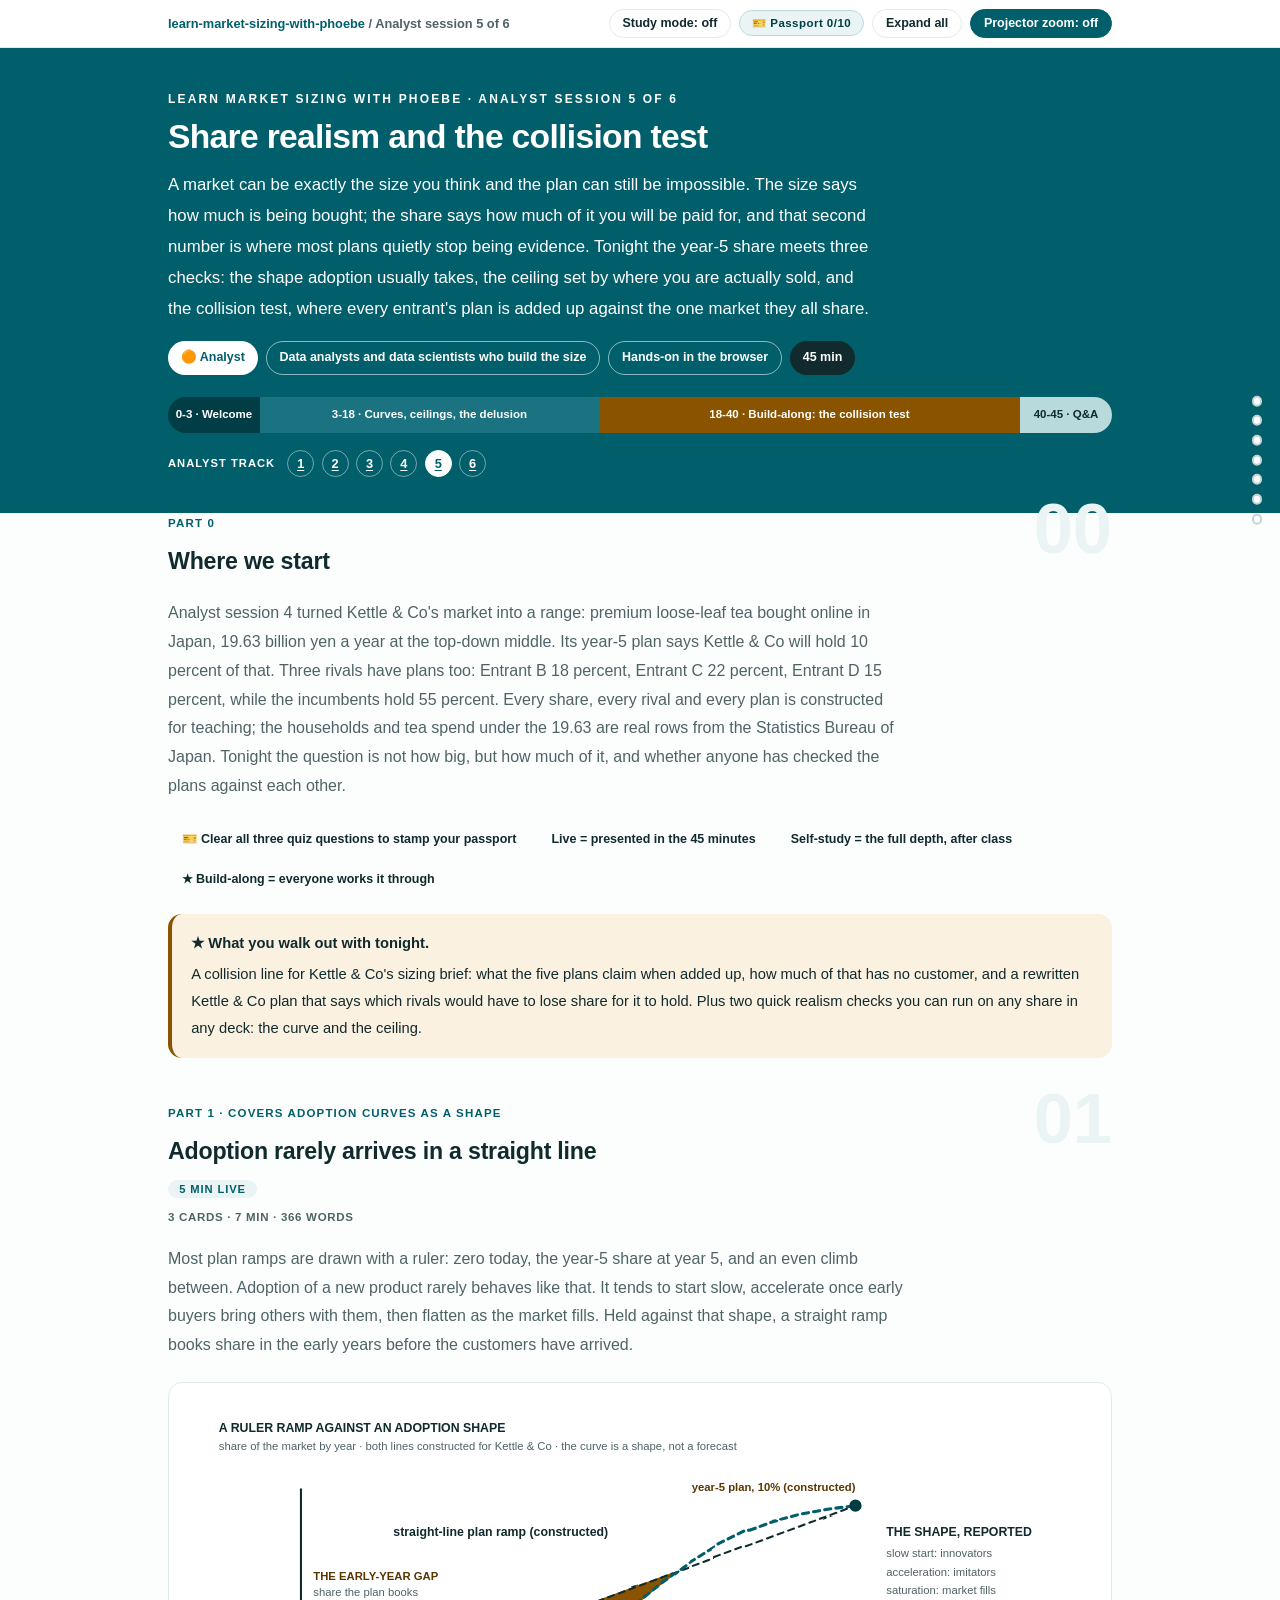
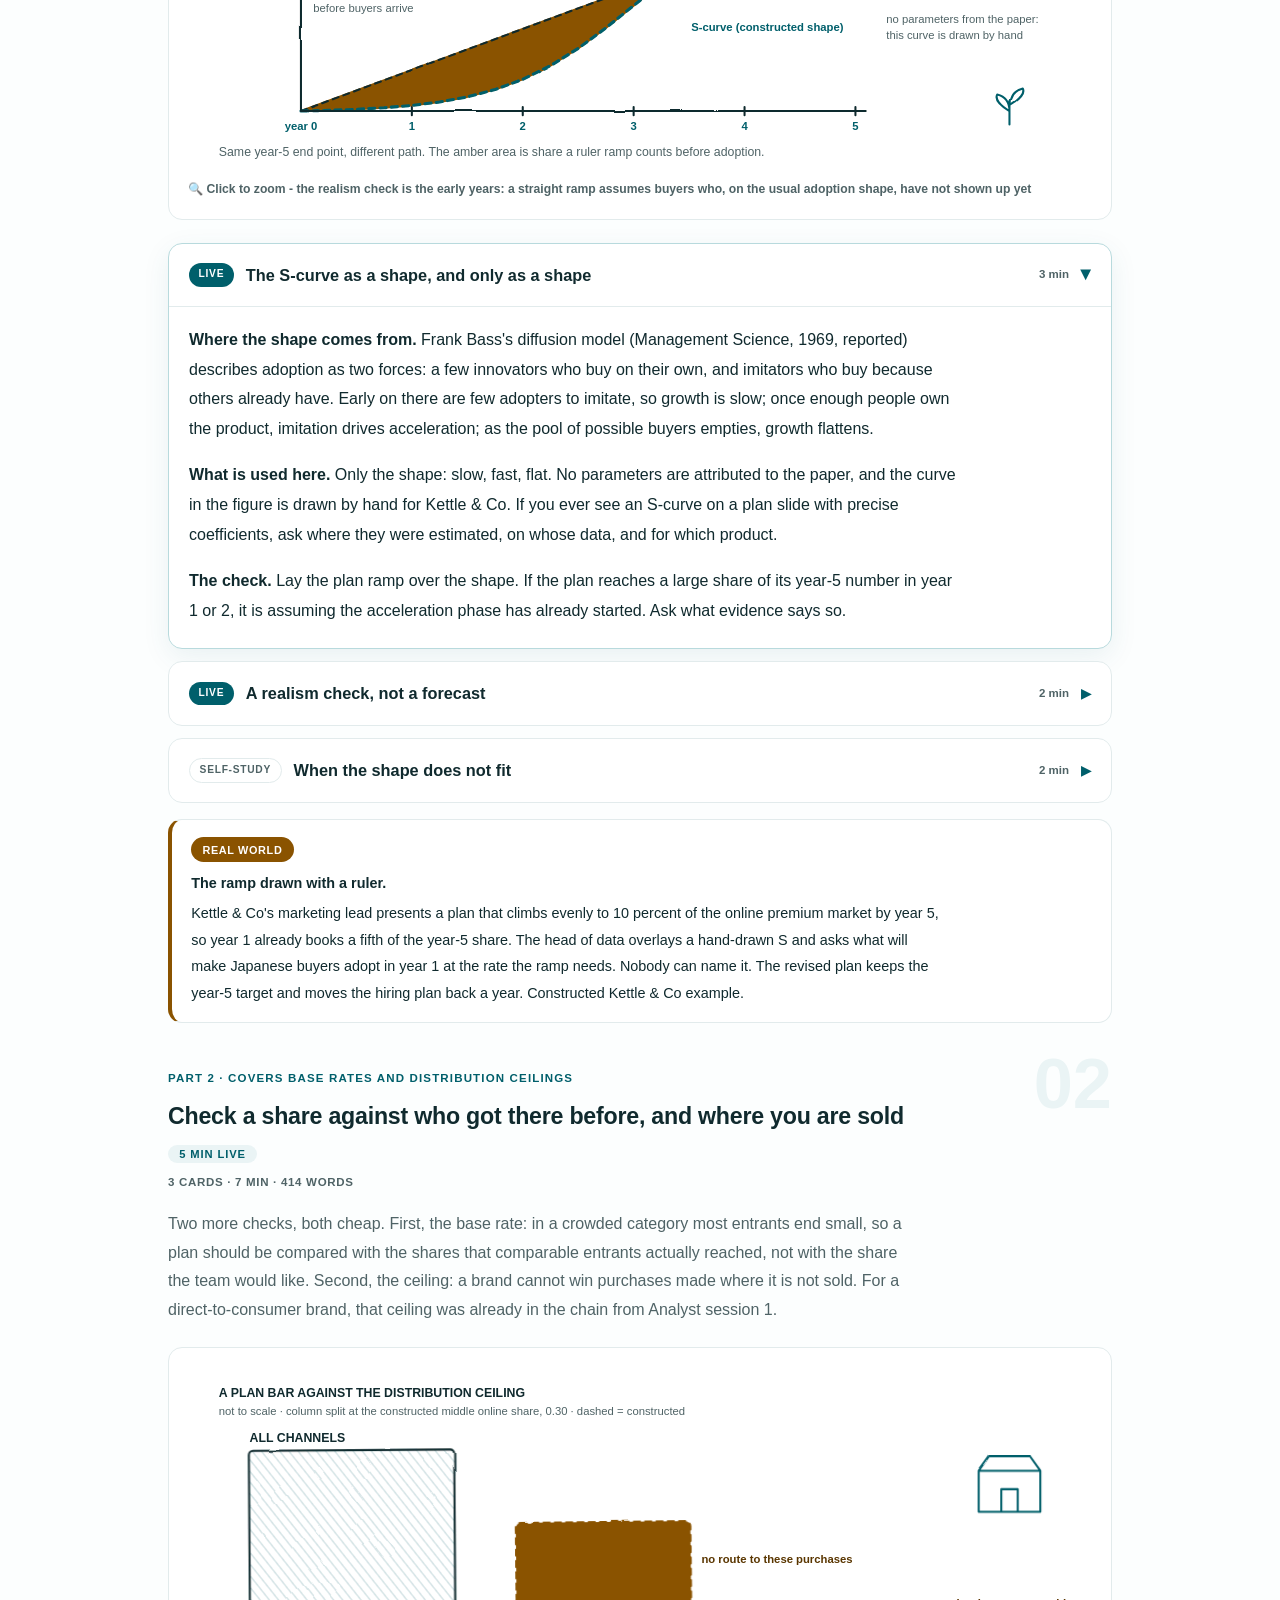
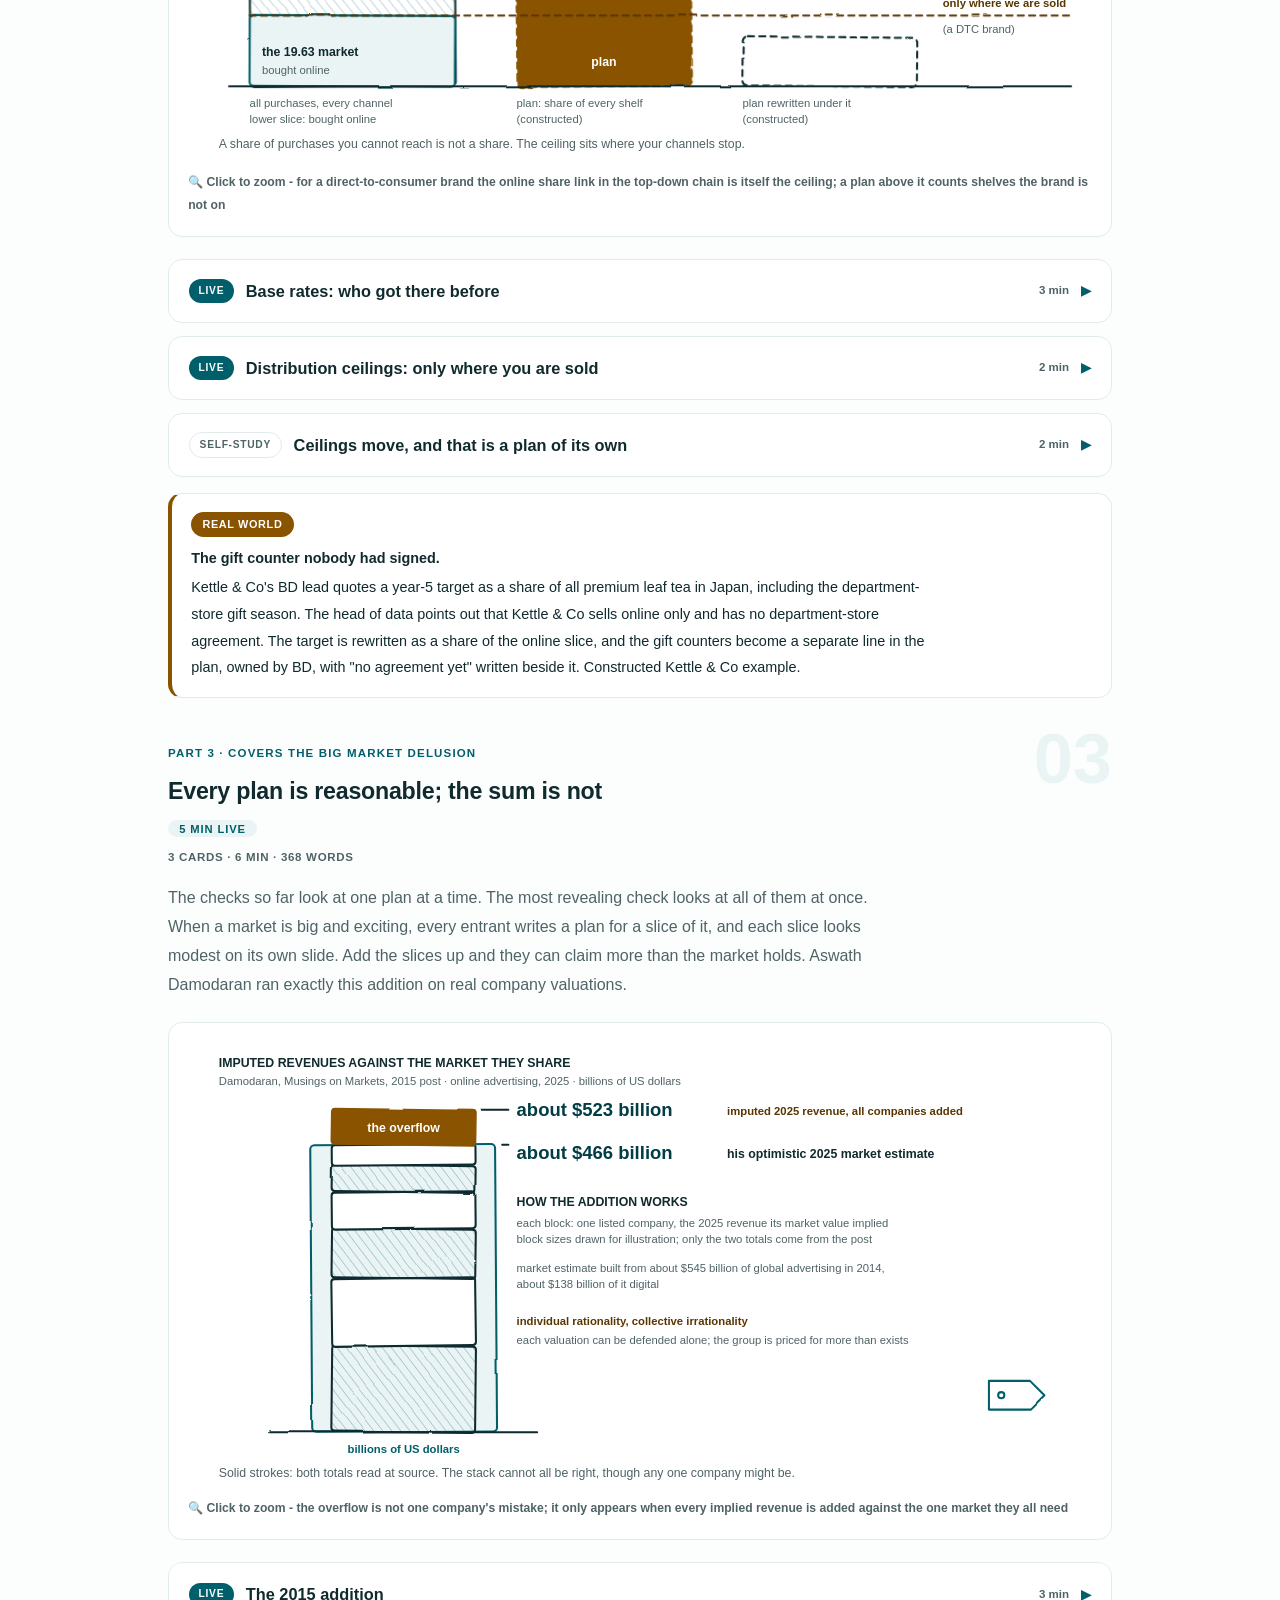
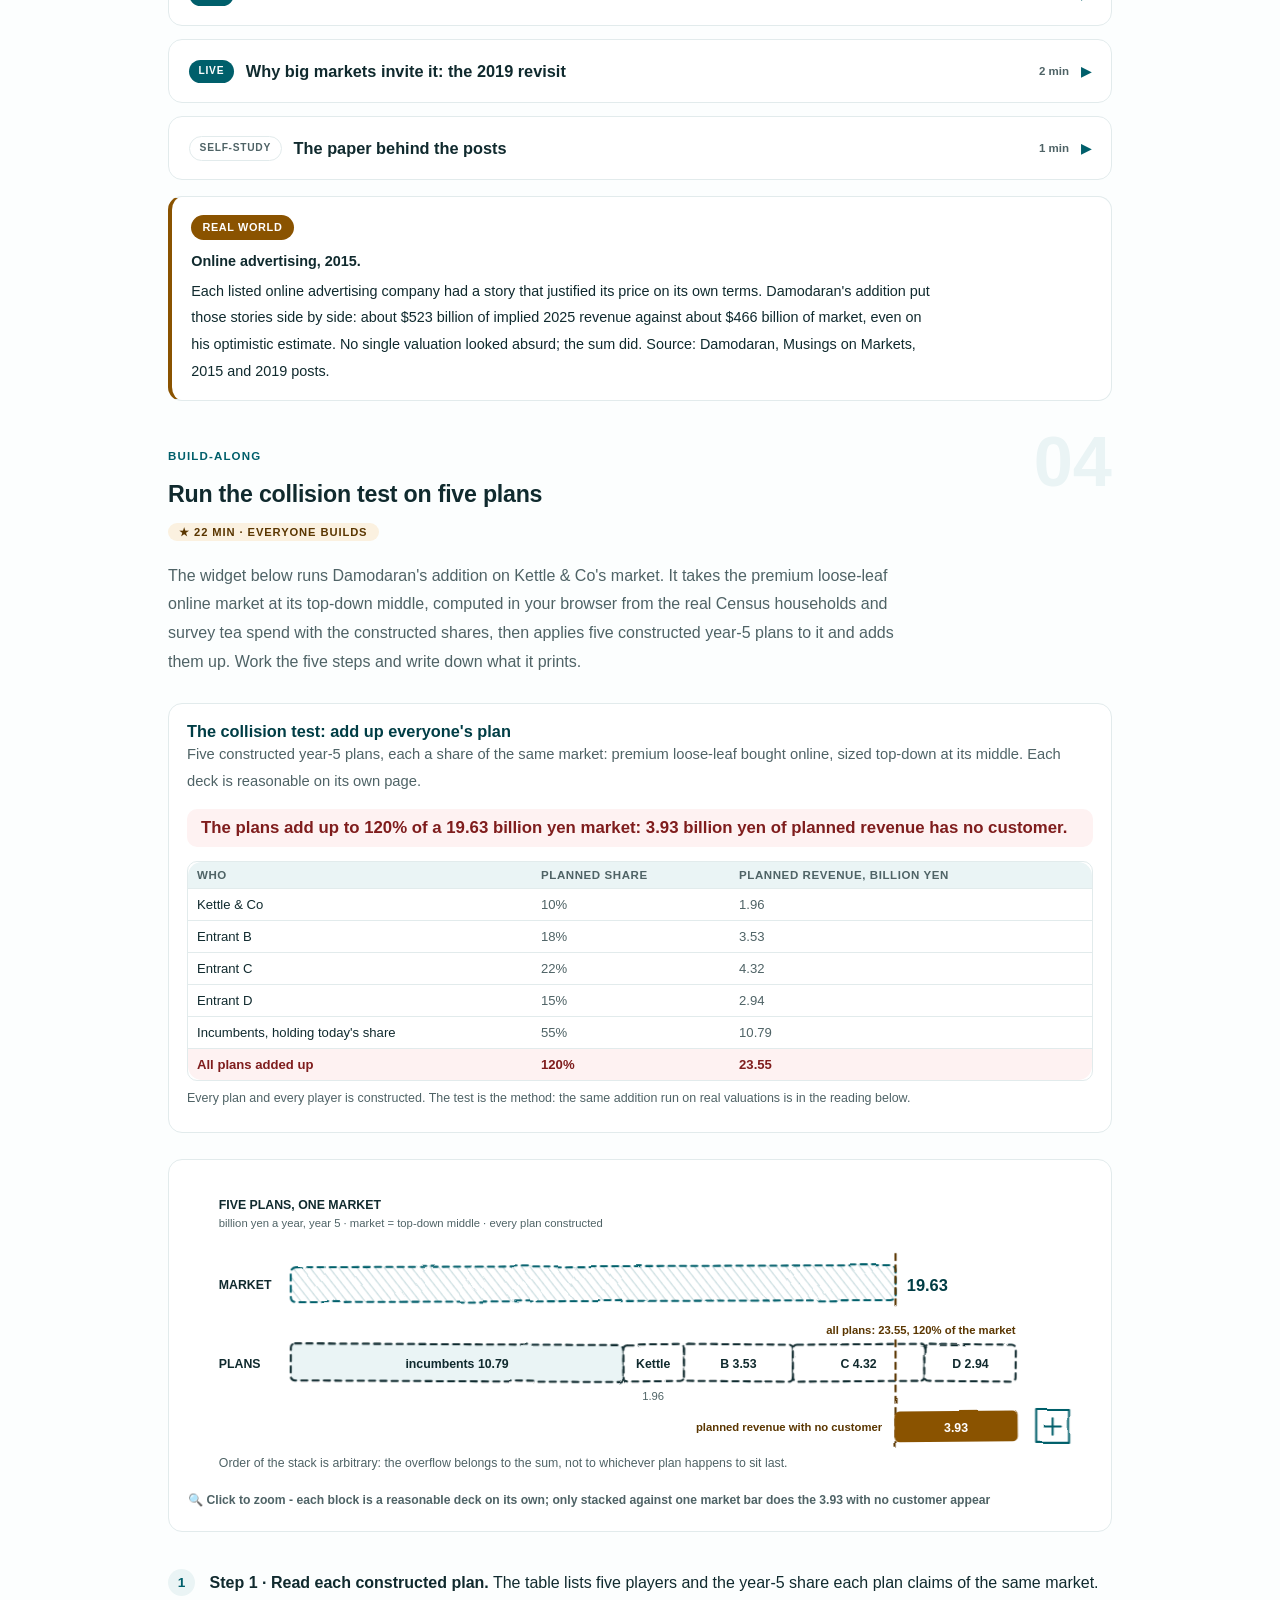
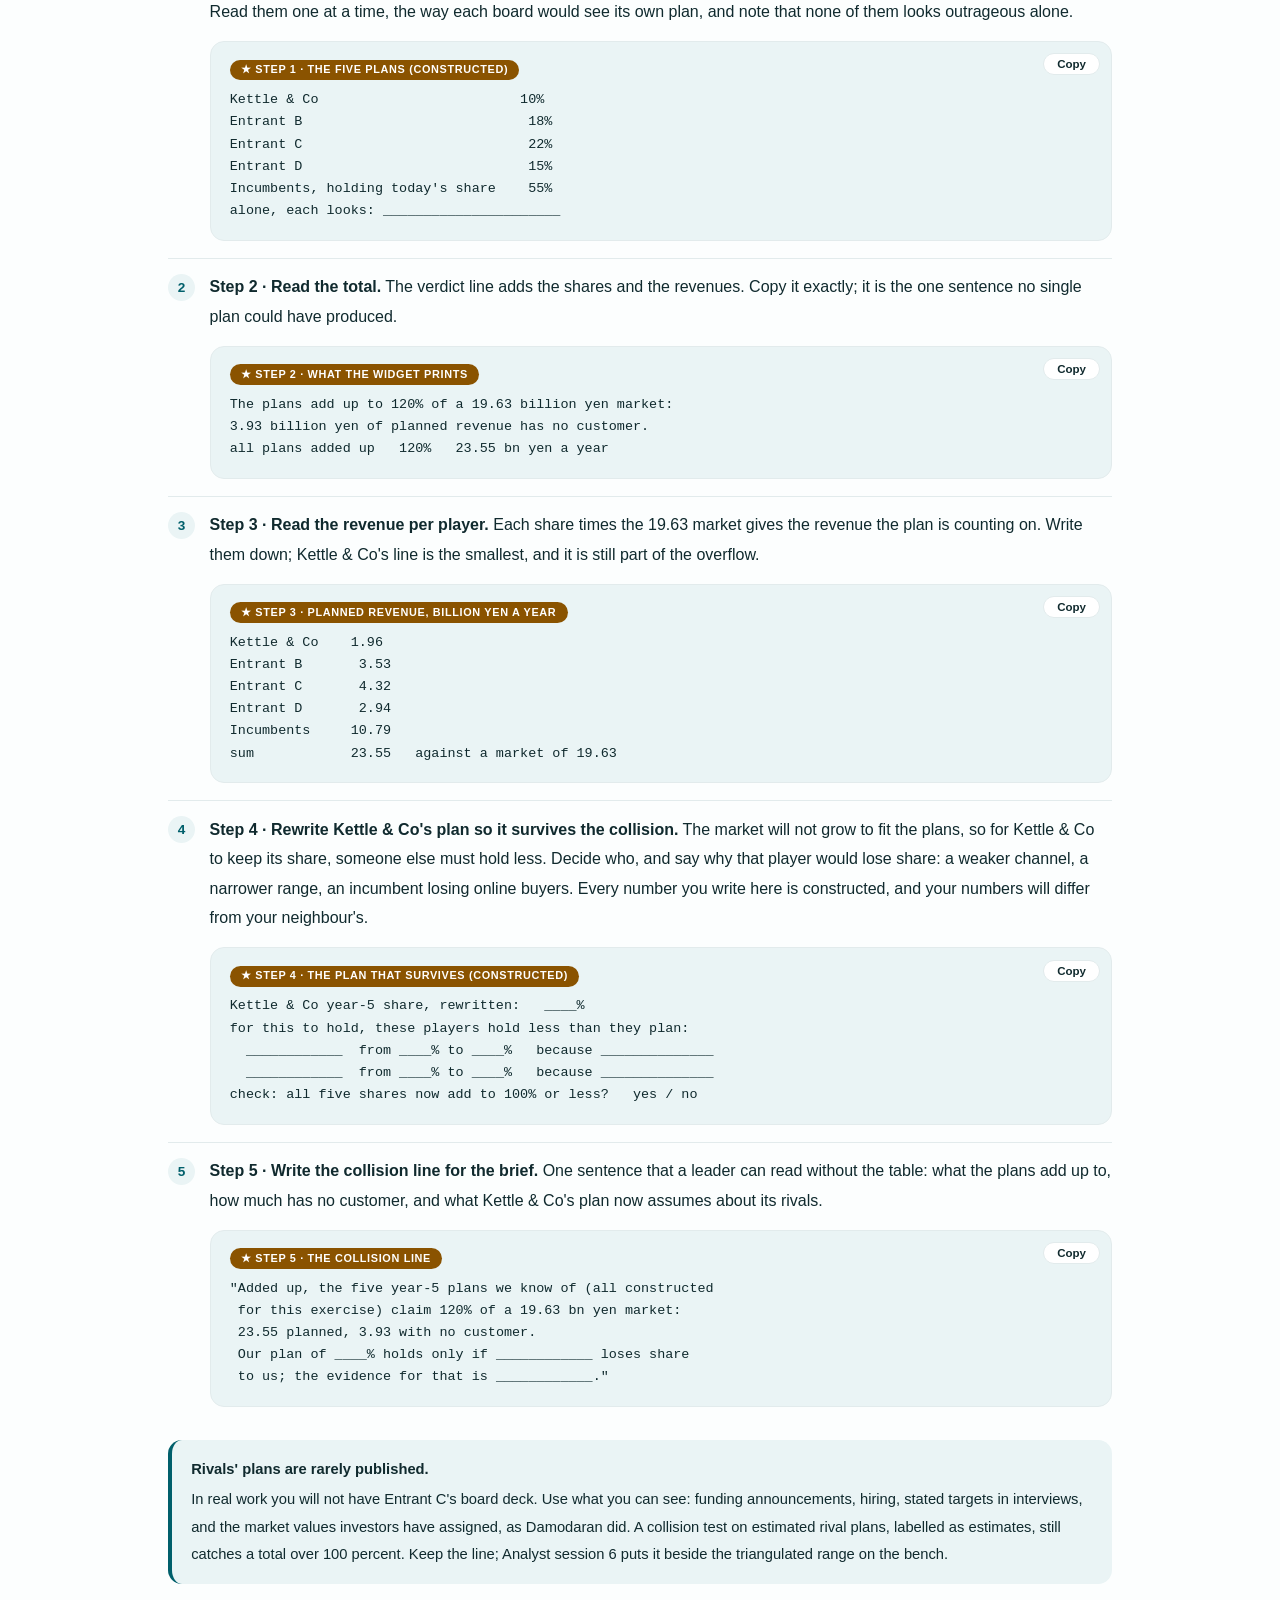
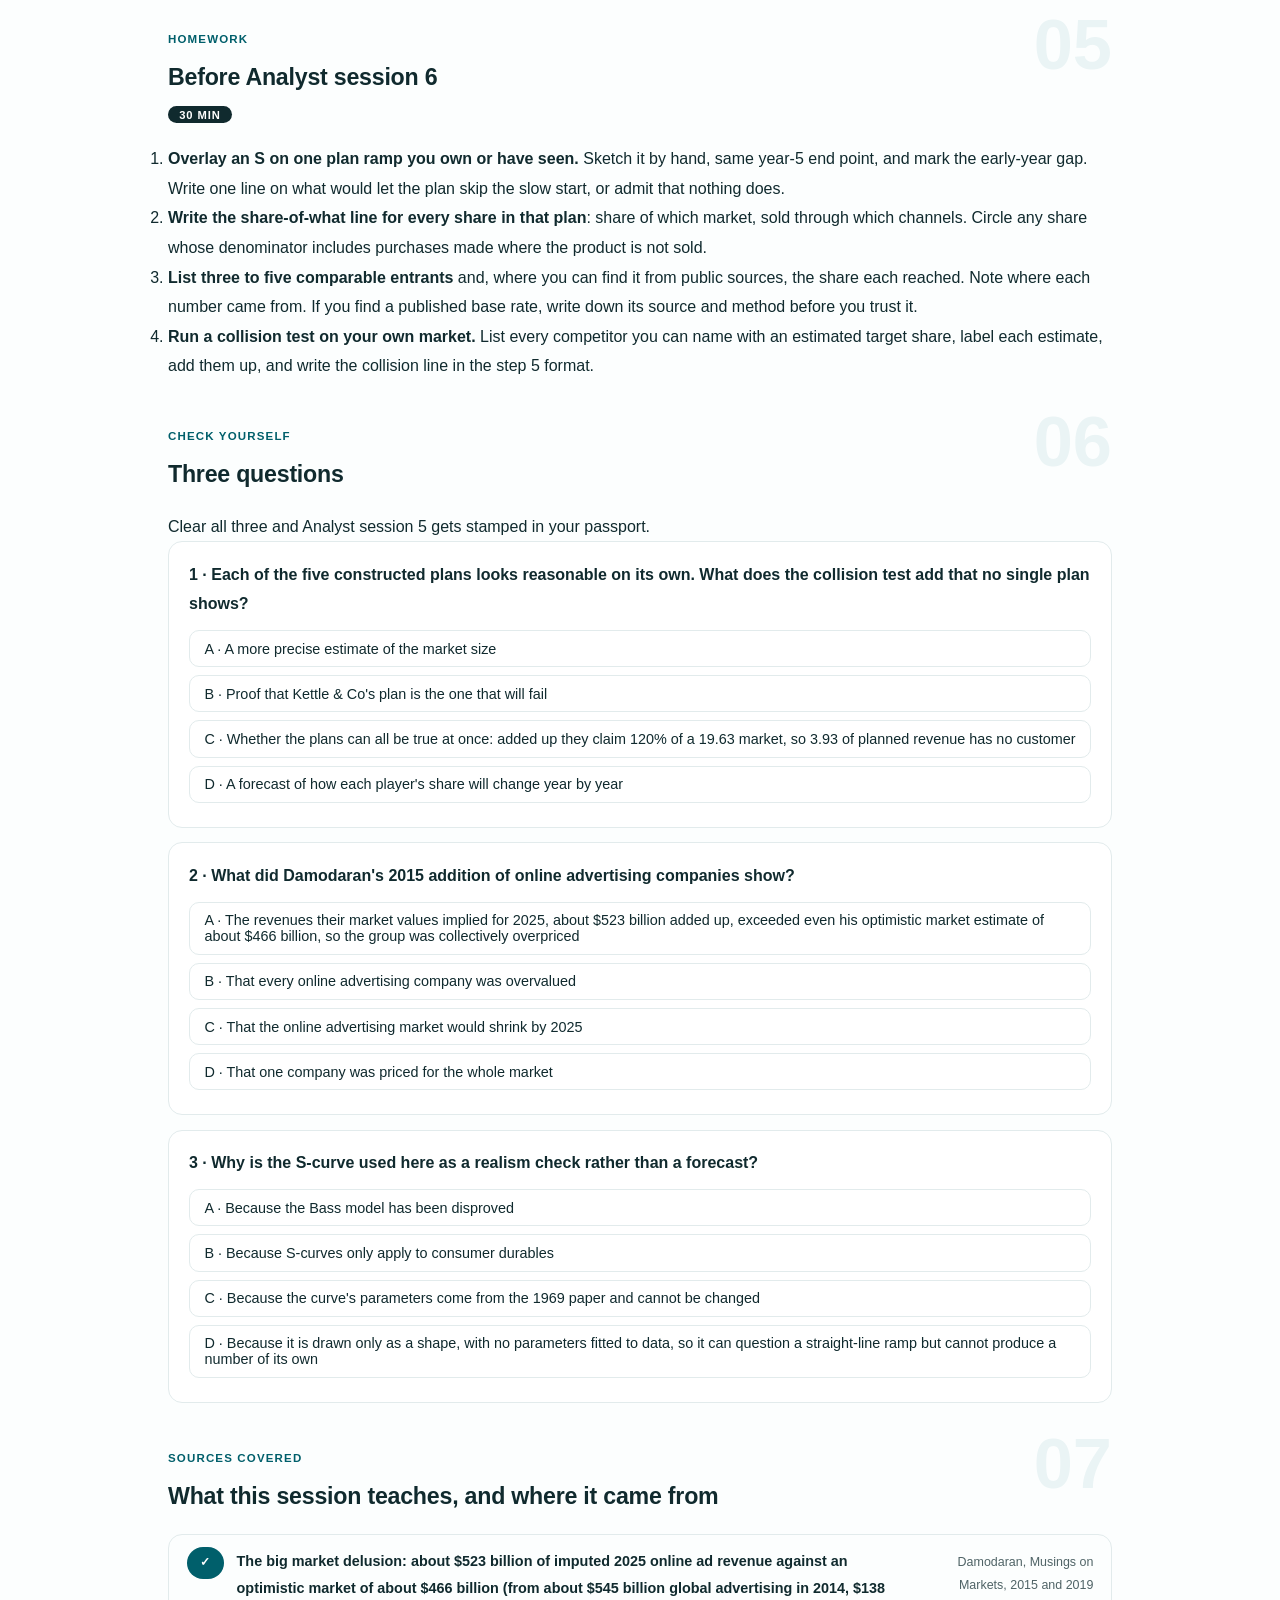
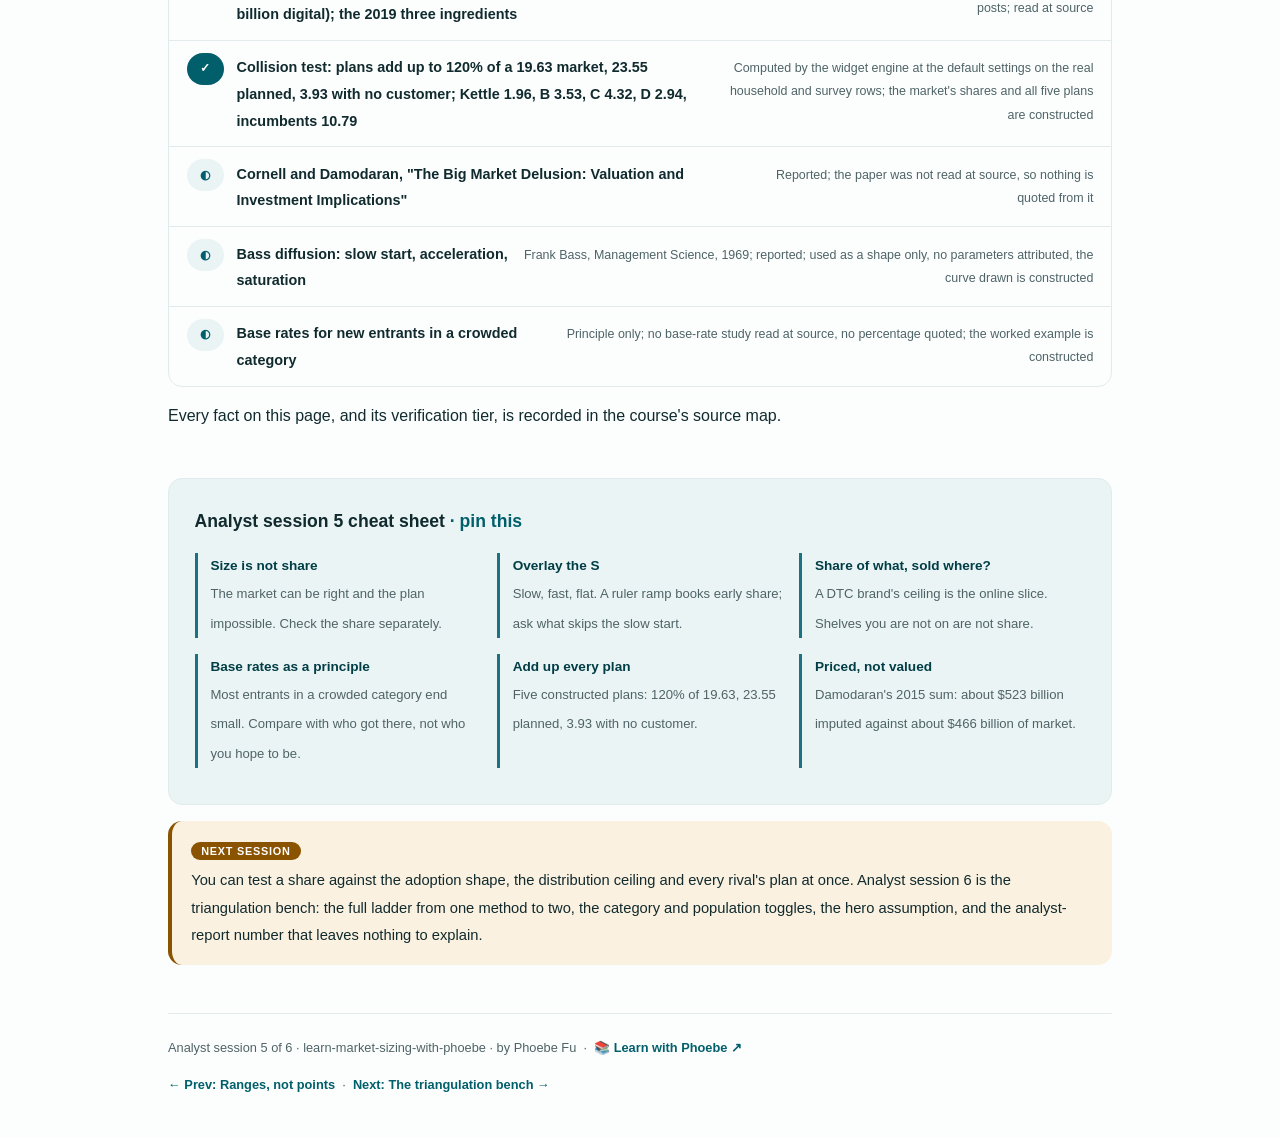
<file: courses/a5-share-realism.html>
<!DOCTYPE html>
<html lang="en">
<head>
<meta charset="UTF-8">
<meta name="viewport" content="width=device-width, initial-scale=1.0">
<!-- social:start -->
<meta name="description" content="Analyst session 5 of 6. Whether the share in a plan is believable: the adoption S-curve as a realism check on a straight-line ramp, base rates and distribution ceilings, and the collision test that adds every entrant's plan against one market, read alongside Damodaran's big market delusion.">
<meta property="og:type" content="article">
<meta property="og:site_name" content="Learn with Phoebe">
<meta property="og:title" content="Share realism and the collision test - learn market sizing with phoebe">
<meta property="og:description" content="Analyst session 5 of 6. Adoption shape, distribution ceilings, and five plans that add up to 120 percent of one market.">
<meta property="og:url" content="https://phoebefu6.github.io/learn-market-sizing-with-phoebe/courses/a5-share-realism.html">
<meta property="og:image" content="https://phoebefu6.github.io/learn-market-sizing-with-phoebe/assets/og-cover.png">
<meta property="og:image:width" content="1200">
<meta property="og:image:height" content="630">
<meta name="twitter:card" content="summary_large_image">
<meta name="twitter:title" content="Share realism and the collision test - learn market sizing with phoebe">
<meta name="twitter:description" content="Analyst session 5 of 6. Every plan is reasonable alone; added up, they claim 120 percent of the market.">
<meta name="twitter:image" content="https://phoebefu6.github.io/learn-market-sizing-with-phoebe/assets/og-cover.png">
<!-- social:end -->
<title>Analyst session 5 · Share realism and the collision test - learn market sizing with phoebe</title>
<link rel="stylesheet" href="../assets/style.css?v=22">
</head>
<body>

<div class="toolbar">
  <div class="wrap">
    <span class="crumb"><a href="../index.html">learn-market-sizing-with-phoebe</a> / Analyst session 5 of 6</span>
    <button class="btn" id="toggle-all" type="button">Expand all</button>
    <button class="btn primary" id="zoom-toggle" type="button">Projector zoom: off</button>
  </div>
</div>

<header class="masthead">
  <div class="wrap">
    <div class="eyebrow">Learn Market Sizing with Phoebe · Analyst session 5 of 6</div>
    <h1>Share realism and <span class="accent">the collision test</span></h1>
    <p class="sub">A market can be exactly the size you think and the plan can still be impossible. The size says how much is being bought; the share says how much of it you will be paid for, and that second number is where most plans quietly stop being evidence. Tonight the year-5 share meets three checks: the shape adoption usually takes, the ceiling set by where you are actually sold, and the collision test, where every entrant's plan is added up against the one market they all share.</p>
    <div class="chip-row">
      <span class="chip level">🟠 Analyst</span>
      <span class="chip audience">Data analysts and data scientists who build the size</span>
      <span class="chip audience">Hands-on in the browser</span>
      <span class="chip time">45 min</span>
    </div>
    <div class="agenda">
      <span class="a1" style="flex:1">0-3 · Welcome</span>
      <span class="a2" style="flex:4">3-18 · Curves, ceilings, the delusion</span>
      <span class="a3" style="flex:5">18-40 · Build-along: the collision test</span>
      <span class="a4" style="flex:1">40-45 · Q&amp;A</span>
    </div>
  </div>
</header>

<main class="wrap">

  <section class="section" id="intro">
    <div class="section-kicker">
      <span class="klabel">Part 0</span>
      <h2>Where we start</h2>
    </div>
    <p class="lede">Analyst session 4 turned Kettle &amp; Co's market into a range: premium loose-leaf tea bought online in Japan, 19.63 billion yen a year at the top-down middle. Its year-5 plan says Kettle &amp; Co will hold 10 percent of that. Three rivals have plans too: Entrant B 18 percent, Entrant C 22 percent, Entrant D 15 percent, while the incumbents hold 55 percent. Every share, every rival and every plan is constructed for teaching; the households and tea spend under the 19.63 are real rows from the Statistics Bureau of Japan. Tonight the question is not how big, but how much of it, and whether anyone has checked the plans against each other.</p>

    <div class="legend">
      <span class="pill">🎫 Clear all three quiz questions to stamp your passport</span>
      <span class="pill">Live = presented in the 45 minutes</span>
      <span class="pill">Self-study = the full depth, after class</span>
      <span class="pill">★ Build-along = everyone works it through</span>
    </div>

    <div class="callout win">
      <p><strong>★ What you walk out with tonight.</strong> A collision line for Kettle &amp; Co's sizing brief: what the five plans claim when added up, how much of that has no customer, and a rewritten Kettle &amp; Co plan that says which rivals would have to lose share for it to hold. Plus two quick realism checks you can run on any share in any deck: the curve and the ceiling.</p>
    </div>
  </section>

  <section class="section" id="part-1">
    <div class="section-kicker">
      <span class="klabel">Part 1 · covers adoption curves as a shape</span>
      <h2>Adoption rarely arrives in a straight line</h2>
      <span class="tag concept">5 min live</span>
    </div>
    <p class="lede">Most plan ramps are drawn with a ruler: zero today, the year-5 share at year 5, and an even climb between. Adoption of a new product rarely behaves like that. It tends to start slow, accelerate once early buyers bring others with them, then flatten as the market fills. Held against that shape, a straight ramp books share in the early years before the customers have arrived.</p>

    <figure class="zoomable">
      <svg viewBox="0 0 880 356" xmlns="http://www.w3.org/2000/svg" role="img" aria-label="A hand-drawn chart from year 0 to year 5 with share of the market rising to Kettle and Co's constructed year-5 plan of 10 percent. A dashed straight line climbs evenly from zero to the plan. A dashed S-shaped curve, constructed, starts flat, accelerates after year 2 and reaches the same year-5 point. The area between them in years 0 to 4, where the straight line sits above the curve, is filled amber and labelled the early-year gap. Notes on the right name the three phases: slow start, acceleration, saturation.">
        <defs>
          <filter id="a5aSk" x="-3%" y="-3%" width="106%" height="106%"><feTurbulence type="fractalNoise" baseFrequency="0.02" numOctaves="2" seed="71" result="n"/><feDisplacementMap in="SourceGraphic" in2="n" scale="2.4" xChannelSelector="R" yChannelSelector="G"/></filter>
          <pattern id="a5aHc" patternUnits="userSpaceOnUse" width="7" height="7" patternTransform="rotate(-38)"><line x1="0" y1="0" x2="0" y2="7" stroke="#005F6B" stroke-width="1" opacity=".5"/></pattern>
          <marker id="a5aAr" viewBox="0 0 10 10" refX="9" refY="5" markerWidth="8" markerHeight="8" orient="auto"><path d="M1 1 L9 5 L1 9" fill="none" stroke="#102A2E" stroke-width="1.6" stroke-linecap="round"/></marker>
        </defs>
        <style>
          .a5aH { font: 800 12px Inter, sans-serif; fill: #102A2E; }
          .a5aL { font: 600 12px Inter, sans-serif; fill: #102A2E; }
          .a5aS { font: 400 11px Inter, sans-serif; fill: #4F6366; }
          .a5aB { font: 800 11px Inter, sans-serif; fill: #5A3600; }
          .a5aA { font: 700 11px Inter, sans-serif; fill: #005F6B; }
          .a5aN { font: 400 12px Inter, sans-serif; fill: #4F6366; }
        </style>

        <text class="a5aH" x="30" y="28">A RULER RAMP AGAINST AN ADOPTION SHAPE</text>
        <text class="a5aS" x="30" y="46">share of the market by year · both lines constructed for Kettle &amp; Co · the curve is a shape, not a forecast</text>

        <g filter="url(#a5aSk)" fill="none" stroke="#102A2E" stroke-width="2" stroke-linecap="round" stroke-linejoin="round">
          <path d="M110 300 L475 165 L461 175.5 L434 197.3 L407 219 L380 239 L353 255.8 L326 269.1 L299 279.1 L272 286.2 L245 291.2 L218 294.5 L191 296.8 L164 298.3 L137 299.3 Z" fill="#8A5300" stroke="#8A5300"/>
          <path d="M110 300 L650 100" stroke-dasharray="6 5"/>
          <path d="M110 300 L137 299.3 L164 298.3 L191 296.8 L218 294.5 L245 291.2 L272 286.2 L299 279.1 L326 269.1 L353 255.8 L380 239 L407 219 L434 197.3 L461 175.5 L488 155.6 L515 138.7 L542 125.4 L569 115.5 L596 108.3 L623 103.4 L650 100" stroke="#005F6B" stroke-width="3" stroke-dasharray="6 5"/>
          <path d="M650 100 m-5 0 a5 5 0 1 0 10 0 a5 5 0 1 0 -10 0" fill="#003D45" stroke="#003D45"/>
          <path d="M110 300 L660 300 M110 300 L110 84"/>
          <path d="M218 296 L218 304 M326 296 L326 304 M434 296 L434 304 M542 296 L542 304 M650 296 L650 304"/>
          <!-- doodle: a sprout, adoption starting small -->
          <path d="M800 314 L800 290 M800 300 C790 294 786 288 788 284 C796 286 800 292 800 300 M800 294 C810 288 814 282 812 278 C804 280 800 286 800 294" stroke="#005F6B"/>
        </g>

        <text class="a5aB" x="650" y="86" text-anchor="end">year-5 plan, 10% (constructed)</text>
        <text class="a5aL" x="200" y="130">straight-line plan ramp (constructed)</text>
        <text class="a5aA" x="490" y="222">S-curve (constructed shape)</text>

        <text class="a5aB" x="122" y="172">THE EARLY-YEAR GAP</text>
        <text class="a5aS" x="122" y="188">share the plan books</text>
        <text class="a5aS" x="122" y="204">before buyers arrive</text>

        <text class="a5aA" x="110" y="318" text-anchor="middle">year 0</text>
        <text class="a5aA" x="218" y="318" text-anchor="middle">1</text>
        <text class="a5aA" x="326" y="318" text-anchor="middle">2</text>
        <text class="a5aA" x="434" y="318" text-anchor="middle">3</text>
        <text class="a5aA" x="542" y="318" text-anchor="middle">4</text>
        <text class="a5aA" x="650" y="318" text-anchor="middle">5</text>

        <text class="a5aH" x="680" y="130">THE SHAPE, REPORTED</text>
        <text class="a5aS" x="680" y="150">slow start: innovators</text>
        <text class="a5aS" x="680" y="168">acceleration: imitators</text>
        <text class="a5aS" x="680" y="186">saturation: market fills</text>
        <text class="a5aS" x="680" y="214">no parameters from the paper:</text>
        <text class="a5aS" x="680" y="230">this curve is drawn by hand</text>

        <text class="a5aN" x="30" y="344">Same year-5 end point, different path. The amber area is share a ruler ramp counts before adoption.</text>
      </svg>
      <figcaption>🔍 Click to zoom - the realism check is the early years: a straight ramp assumes buyers who, on the usual adoption shape, have not shown up yet</figcaption>
    </figure>

    <details class="card" open>
      <summary><span class="mode live">Live</span>The S-curve as a shape, and only as a shape<span class="mini">3 min</span><span class="caret">▶</span></summary>
      <div class="body">
        <p><strong>Where the shape comes from.</strong> Frank Bass's diffusion model (Management Science, 1969, reported) describes adoption as two forces: a few innovators who buy on their own, and imitators who buy because others already have. Early on there are few adopters to imitate, so growth is slow; once enough people own the product, imitation drives acceleration; as the pool of possible buyers empties, growth flattens.</p>
        <p><strong>What is used here.</strong> Only the shape: slow, fast, flat. No parameters are attributed to the paper, and the curve in the figure is drawn by hand for Kettle &amp; Co. If you ever see an S-curve on a plan slide with precise coefficients, ask where they were estimated, on whose data, and for which product.</p>
        <p><strong>The check.</strong> Lay the plan ramp over the shape. If the plan reaches a large share of its year-5 number in year 1 or 2, it is assuming the acceleration phase has already started. Ask what evidence says so.</p>
      </div>
    </details>

    <details class="card">
      <summary><span class="mode live">Live</span>A realism check, not a forecast<span class="mini">2 min</span><span class="caret">▶</span></summary>
      <div class="body">
        <p>Forecasting how adoption will actually unfold, fitting a curve to early sales and projecting it, is a different job with its own methods and failure modes. It is owned by <a href="https://phoebefu6.github.io/learn-timeseries-forecasting-with-phoebe/">Learn Timeseries Forecasting with Phoebe</a>, and nothing here re-teaches it.</p>
        <p>In a sizing brief, the curve does one thing: it asks whether the year-5 share and the ramp to it are believable given the shape adoption usually takes. Its output is a question for the plan's owner ("why is year 2 already so close to the year-5 number?"), never a number of its own.</p>
      </div>
    </details>

    <details class="card">
      <summary><span class="mode self">Self-study</span>When the shape does not fit<span class="mini">2 min</span><span class="caret">▶</span></summary>
      <div class="body">
        <p>Not everything follows an S. A product that enters an established category, where buyers already exist and only the brand is new, may skip most of the slow start: the question there is switching, not adoption. A product sold through a partner with an existing customer base can step up on the day the partner switches it on.</p>
        <p>So the S-curve is a prompt, not a rule. If the plan's owner can name the mechanism that skips the slow start (a distribution deal, an existing customer list, a category that buyers already know), the straight ramp may be fair. If they cannot, the early-year gap is a risk that belongs in the brief.</p>
      </div>
    </details>

    <div class="callout example">
      <span class="ex-pill">Real world</span>
      <p><strong>The ramp drawn with a ruler.</strong> Kettle &amp; Co's marketing lead presents a plan that climbs evenly to 10 percent of the online premium market by year 5, so year 1 already books a fifth of the year-5 share. The head of data overlays a hand-drawn S and asks what will make Japanese buyers adopt in year 1 at the rate the ramp needs. Nobody can name it. The revised plan keeps the year-5 target and moves the hiring plan back a year. Constructed Kettle &amp; Co example.</p>
    </div>
  </section>

  <section class="section" id="part-2">
    <div class="section-kicker">
      <span class="klabel">Part 2 · covers base rates and distribution ceilings</span>
      <h2>Check a share against who got there before, and where you are sold</h2>
      <span class="tag concept">5 min live</span>
    </div>
    <p class="lede">Two more checks, both cheap. First, the base rate: in a crowded category most entrants end small, so a plan should be compared with the shares that comparable entrants actually reached, not with the share the team would like. Second, the ceiling: a brand cannot win purchases made where it is not sold. For a direct-to-consumer brand, that ceiling was already in the chain from Analyst session 1.</p>

    <figure class="zoomable">
      <svg viewBox="0 0 880 384" xmlns="http://www.w3.org/2000/svg" role="img" aria-label="A hand-drawn chart. On the left, a tall hachured column for all premium loose-leaf purchases in every channel; its lower slice, the share bought online, is the 19.63 billion yen market. A dashed horizontal ceiling line runs from the top of that slice across the figure, labelled only where we are sold. In the middle, an amber plan bar counts every shelf and pushes through the ceiling; the part above is labelled no route to these purchases. On the right, a dashed white plan bar rewritten to sit under the ceiling. Plans and the online share are constructed.">
        <defs>
          <filter id="a5bSk" x="-3%" y="-3%" width="106%" height="106%"><feTurbulence type="fractalNoise" baseFrequency="0.02" numOctaves="2" seed="73" result="n"/><feDisplacementMap in="SourceGraphic" in2="n" scale="2.4" xChannelSelector="R" yChannelSelector="G"/></filter>
          <pattern id="a5bHc" patternUnits="userSpaceOnUse" width="7" height="7" patternTransform="rotate(-38)"><line x1="0" y1="0" x2="0" y2="7" stroke="#005F6B" stroke-width="1" opacity=".5"/></pattern>
          <marker id="a5bAr" viewBox="0 0 10 10" refX="9" refY="5" markerWidth="8" markerHeight="8" orient="auto"><path d="M1 1 L9 5 L1 9" fill="none" stroke="#102A2E" stroke-width="1.6" stroke-linecap="round"/></marker>
        </defs>
        <style>
          .a5bH { font: 800 12px Inter, sans-serif; fill: #102A2E; }
          .a5bL { font: 600 12px Inter, sans-serif; fill: #102A2E; }
          .a5bS { font: 400 11px Inter, sans-serif; fill: #4F6366; }
          .a5bB { font: 800 11px Inter, sans-serif; fill: #5A3600; }
          .a5bW { font: 800 12px Inter, sans-serif; fill: #FFFFFF; }
          .a5bN { font: 400 12px Inter, sans-serif; fill: #4F6366; }
        </style>

        <text class="a5bH" x="30" y="28">A PLAN BAR AGAINST THE DISTRIBUTION CEILING</text>
        <text class="a5bS" x="30" y="46">not to scale · column split at the constructed middle online share, 0.30 · dashed = constructed</text>
        <text class="a5bH" x="60" y="72">ALL CHANNELS</text>

        <g filter="url(#a5bSk)" fill="none" stroke="#102A2E" stroke-width="2" stroke-linecap="round" stroke-linejoin="round">
          <rect x="60" y="80" width="200" height="230" rx="4" transform="rotate(-0.4 160 195)" fill="url(#a5bHc)"/>
          <rect x="60" y="241" width="200" height="69" rx="4" transform="rotate(0.3 160 275)" fill="#EAF4F5" stroke="#005F6B"/>
          <rect x="320" y="150" width="170" height="160" rx="5" transform="rotate(-0.6 405 230)" fill="#8A5300" stroke="#8A5300" stroke-dasharray="6 5"/>
          <rect x="540" y="262" width="170" height="48" rx="5" transform="rotate(0.6 625 286)" fill="#FFFFFF" stroke-dasharray="6 5"/>
          <path d="M60 241 L860 241" stroke="#5A3600" stroke-dasharray="6 5"/>
          <path d="M40 310 L860 310"/>
          <!-- doodle: a shop front with a shut door, shelves we are not on -->
          <path d="M770 140 L830 140 L830 100 L770 100 Z M770 100 L780 86 L820 86 L830 100 M792 140 L792 118 L808 118 L808 140" stroke="#005F6B"/>
        </g>

        <text class="a5bL" x="72" y="280">the 19.63 market</text>
        <text class="a5bS" x="72" y="298">bought online</text>
        <text class="a5bW" x="405" y="290" text-anchor="middle">plan</text>
        <text class="a5bB" x="500" y="190">no route to these purchases</text>
        <text class="a5bB" x="735" y="233">only where we are sold</text>
        <text class="a5bS" x="735" y="258">(a DTC brand)</text>

        <text class="a5bS" x="60" y="330">all purchases, every channel</text>
        <text class="a5bS" x="60" y="346">lower slice: bought online</text>
        <text class="a5bS" x="320" y="330">plan: share of every shelf</text>
        <text class="a5bS" x="320" y="346">(constructed)</text>
        <text class="a5bS" x="540" y="330">plan rewritten under it</text>
        <text class="a5bS" x="540" y="346">(constructed)</text>

        <text class="a5bN" x="30" y="370">A share of purchases you cannot reach is not a share. The ceiling sits where your channels stop.</text>
      </svg>
      <figcaption>🔍 Click to zoom - for a direct-to-consumer brand the online share link in the top-down chain is itself the ceiling; a plan above it counts shelves the brand is not on</figcaption>
    </figure>

    <details class="card">
      <summary><span class="mode live">Live</span>Base rates: who got there before<span class="mini">3 min</span><span class="caret">▶</span></summary>
      <div class="body">
        <p><strong>The principle.</strong> In a crowded category, most entrants end small. A few win big, and those are the ones everyone remembers and puts on the slide. The honest comparison for a new plan is the shares that comparable entrants actually reached at the same age, including the ones that stalled.</p>
        <p><strong>What is not on this page.</strong> No base-rate study was read at source for this session, so no percentage for "how many entrants reach how much share" is quoted. Numbers like that circulate widely; treat any you meet as a claim to trace before it goes into a brief.</p>
        <p><strong>A constructed worked example.</strong> Kettle &amp; Co's analyst lists five tea brands that entered Japanese e-commerce in the past decade, comparable in price tier and channel, and notes the share each reached by year 5 from public filings and panel data. The list, the brands and their shares are constructed for teaching. Four of the five sit well below Kettle &amp; Co's 10 percent plan; one sits above it. The brief does not say the plan is wrong. It says the plan needs Kettle &amp; Co to be the one in five, and asks what makes it so.</p>
      </div>
    </details>

    <details class="card">
      <summary><span class="mode live">Live</span>Distribution ceilings: only where you are sold<span class="mini">2 min</span><span class="caret">▶</span></summary>
      <div class="body">
        <p>Analyst session 1 built the top-down chain with an online share link: of all premium loose-leaf spend, the part bought online, constructed at 0.30 in the middle. For a brand that sells only through its own site and online marketplaces, that link is not just a filter. It is the ceiling. Purchases made in supermarkets, department-store gift counters and specialist tea shops are real spend, but a direct-to-consumer brand has no route to them.</p>
        <p>Watch for plans that quietly swap denominators: a share quoted "of the Japanese premium tea market" when the brand is sold only online. The share might be correct for the online slice and impossible for the whole. Ask, for every share on a slide: share of what, sold where?</p>
      </div>
    </details>

    <details class="card">
      <summary><span class="mode self">Self-study</span>Ceilings move, and that is a plan of its own<span class="mini">2 min</span><span class="caret">▶</span></summary>
      <div class="body">
        <p>A ceiling is not permanent. A retail partnership, a marketplace listing in a new channel, a corporate gifting arrangement: each raises it. But raising a ceiling is a separate decision with its own cost and timing, and it belongs in the plan as a named step with a date, not as an unstated assumption inside the share.</p>
        <p>The test: if the share in the plan only fits under a higher ceiling, the plan must say which channel raises it, when, and who owns that deal. If it cannot, rewrite the share under today's ceiling.</p>
      </div>
    </details>

    <div class="callout example">
      <span class="ex-pill">Real world</span>
      <p><strong>The gift counter nobody had signed.</strong> Kettle &amp; Co's BD lead quotes a year-5 target as a share of all premium leaf tea in Japan, including the department-store gift season. The head of data points out that Kettle &amp; Co sells online only and has no department-store agreement. The target is rewritten as a share of the online slice, and the gift counters become a separate line in the plan, owned by BD, with "no agreement yet" written beside it. Constructed Kettle &amp; Co example.</p>
    </div>
  </section>

  <section class="section" id="part-3">
    <div class="section-kicker">
      <span class="klabel">Part 3 · covers the big market delusion</span>
      <h2>Every plan is reasonable; the sum is not</h2>
      <span class="tag concept">5 min live</span>
    </div>
    <p class="lede">The checks so far look at one plan at a time. The most revealing check looks at all of them at once. When a market is big and exciting, every entrant writes a plan for a slice of it, and each slice looks modest on its own slide. Add the slices up and they can claim more than the market holds. Aswath Damodaran ran exactly this addition on real company valuations.</p>

    <figure class="zoomable">
      <svg viewBox="0 0 880 434" xmlns="http://www.w3.org/2000/svg" role="img" aria-label="A hand-drawn box for Damodaran's optimistic 2025 online advertising market estimate, about 466 billion US dollars. Inside it, a stack of blocks, one per listed online advertising company, each the 2025 revenue its market value implied. The stack totals about 523 billion dollars and overflows the top of the box; the overflowing part is amber. Block sizes are drawn for illustration. Notes give the base of his estimate: about 545 billion dollars of global advertising in 2014, 138 billion of it digital.">
        <defs>
          <filter id="a5cSk" x="-3%" y="-3%" width="106%" height="106%"><feTurbulence type="fractalNoise" baseFrequency="0.02" numOctaves="2" seed="79" result="n"/><feDisplacementMap in="SourceGraphic" in2="n" scale="2.4" xChannelSelector="R" yChannelSelector="G"/></filter>
          <pattern id="a5cHc" patternUnits="userSpaceOnUse" width="7" height="7" patternTransform="rotate(-38)"><line x1="0" y1="0" x2="0" y2="7" stroke="#005F6B" stroke-width="1" opacity=".5"/></pattern>
          <marker id="a5cAr" viewBox="0 0 10 10" refX="9" refY="5" markerWidth="8" markerHeight="8" orient="auto"><path d="M1 1 L9 5 L1 9" fill="none" stroke="#102A2E" stroke-width="1.6" stroke-linecap="round"/></marker>
        </defs>
        <style>
          .a5cH { font: 800 12px Inter, sans-serif; fill: #102A2E; }
          .a5cL { font: 600 12px Inter, sans-serif; fill: #102A2E; }
          .a5cS { font: 400 11px Inter, sans-serif; fill: #4F6366; }
          .a5cB { font: 800 11px Inter, sans-serif; fill: #5A3600; }
          .a5cV { font: 800 18px Inter, sans-serif; fill: #003D45; }
          .a5cW { font: 800 12px Inter, sans-serif; fill: #FFFFFF; }
          .a5cA { font: 700 11px Inter, sans-serif; fill: #005F6B; }
          .a5cN { font: 400 12px Inter, sans-serif; fill: #4F6366; }
        </style>

        <text class="a5cH" x="30" y="24">IMPUTED REVENUES AGAINST THE MARKET THEY SHARE</text>
        <text class="a5cS" x="30" y="42">Damodaran, Musings on Markets, 2015 post · online advertising, 2025 · billions of US dollars</text>

        <g filter="url(#a5cSk)" fill="none" stroke="#102A2E" stroke-width="2" stroke-linecap="round" stroke-linejoin="round">
          <rect x="120" y="100" width="180" height="280" rx="4" transform="rotate(-0.4 210 240)" fill="#EAF4F5" stroke="#005F6B"/>
          <rect x="140" y="296" width="140" height="84" rx="3" transform="rotate(0.6 210 338)" fill="url(#a5cHc)"/>
          <rect x="140" y="230" width="140" height="66" rx="3" transform="rotate(-0.8 210 263)" fill="#FFFFFF"/>
          <rect x="140" y="182" width="140" height="48" rx="3" transform="rotate(0.7 210 206)" fill="url(#a5cHc)"/>
          <rect x="140" y="146" width="140" height="36" rx="3" transform="rotate(-0.6 210 164)" fill="#FFFFFF"/>
          <rect x="140" y="120" width="140" height="26" rx="3" transform="rotate(0.8 210 133)" fill="url(#a5cHc)"/>
          <rect x="140" y="100" width="140" height="20" rx="3" transform="rotate(-0.5 210 110)" fill="#FFFFFF"/>
          <rect x="140" y="66" width="140" height="34" rx="3" transform="rotate(0.9 210 83)" fill="#8A5300" stroke="#8A5300"/>
          <path d="M286 66 L312 66 M306 100 L312 100"/>
          <path d="M80 380 L340 380"/>
          <!-- doodle: a price tag, priced rather than valued -->
          <path d="M780 330 L820 330 L834 344 L820 358 L780 358 Z M792 344 m-3 0 a3 3 0 1 0 6 0 a3 3 0 1 0 -6 0" stroke="#005F6B"/>
        </g>

        <text class="a5cW" x="210" y="88" text-anchor="middle">the overflow</text>

        <text class="a5cV" x="320" y="72">about $523 billion</text>
        <text class="a5cB" x="525" y="71">imputed 2025 revenue, all companies added</text>
        <text class="a5cV" x="320" y="114">about $466 billion</text>
        <text class="a5cL" x="525" y="113">his optimistic 2025 market estimate</text>

        <text class="a5cH" x="320" y="160">HOW THE ADDITION WORKS</text>
        <text class="a5cS" x="320" y="180">each block: one listed company, the 2025 revenue its market value implied</text>
        <text class="a5cS" x="320" y="196">block sizes drawn for illustration; only the two totals come from the post</text>
        <text class="a5cS" x="320" y="224">market estimate built from about $545 billion of global advertising in 2014,</text>
        <text class="a5cS" x="320" y="240">about $138 billion of it digital</text>
        <text class="a5cB" x="320" y="276">individual rationality, collective irrationality</text>
        <text class="a5cS" x="320" y="294">each valuation can be defended alone; the group is priced for more than exists</text>

        <text class="a5cA" x="210" y="400" text-anchor="middle">billions of US dollars</text>
        <text class="a5cN" x="30" y="424">Solid strokes: both totals read at source. The stack cannot all be right, though any one company might be.</text>
      </svg>
      <figcaption>🔍 Click to zoom - the overflow is not one company's mistake; it only appears when every implied revenue is added against the one market they all need</figcaption>
    </figure>

    <details class="card">
      <summary><span class="mode live">Live</span>The 2015 addition<span class="mini">3 min</span><span class="caret">▶</span></summary>
      <div class="body">
        <p><strong>The method.</strong> In a 2015 post, Damodaran took each listed online advertising company, started from its market value, and solved for the revenue in 2025 that value implied: how big would this company have to be for today's price to make sense? Then he added those implied revenues up across the group.</p>
        <p><strong>The result.</strong> The imputed 2025 online ad revenues came to about $523 billion. His own estimate of the 2025 online advertising market, which he described as optimistic, was about $466 billion, built up from about $545 billion of global advertising in 2014, of which about $138 billion was digital. The companies, taken together, were priced for more revenue than his generous market could supply, so the group was collectively overpriced.</p>
        <p><strong>The lens.</strong> He framed it as individual rationality, collective irrationality: every investor's case for one company can be sensible, and the sum of the cases still impossible. That is the collision test, run on money rather than on plan slides.</p>
      </div>
    </details>

    <details class="card">
      <summary><span class="mode live">Live</span>Why big markets invite it: the 2019 revisit<span class="mini">2 min</span><span class="caret">▶</span></summary>
      <div class="body">
        <p>In a 2019 post, Damodaran came back to the idea and named three ingredients: a big market story, overconfidence among the companies and investors chasing it, and companies that are priced on the story rather than valued on their cash flows. In his words, "young companies tend to be priced, not valued".</p>
        <p>He does not say every company in such a market fails. Some will succeed, and some will be worth more than their price. The point is about the group: added up, it is overpriced, and the correction tends to come for the whole group at once.</p>
        <p>Read the same three ingredients into a planning room. A big market slide, a team confident in its share, and a plan built to match the story rather than tested against the market: that is how five rival plans come to claim more than the market holds.</p>
      </div>
    </details>

    <details class="card">
      <summary><span class="mode self">Self-study</span>The paper behind the posts<span class="mini">1 min</span><span class="caret">▶</span></summary>
      <div class="body">
        <p>Brad Cornell and Aswath Damodaran also wrote the idea up as a paper, "The Big Market Delusion: Valuation and Investment Implications" (reported: the paper was not read at source for this session, so nothing here is quoted from it). The two blog posts, read at source, carry everything taught above. Cite them as: Damodaran, Musings on Markets, 2015 and 2019 posts.</p>
      </div>
    </details>

    <div class="callout example">
      <span class="ex-pill">Real world</span>
      <p><strong>Online advertising, 2015.</strong> Each listed online advertising company had a story that justified its price on its own terms. Damodaran's addition put those stories side by side: about $523 billion of implied 2025 revenue against about $466 billion of market, even on his optimistic estimate. No single valuation looked absurd; the sum did. Source: Damodaran, Musings on Markets, 2015 and 2019 posts.</p>
    </div>
  </section>

  <section class="section" id="demo-1">
    <div class="section-kicker">
      <span class="klabel">Build-along</span>
      <h2>Run the collision test on five plans</h2>
      <span class="tag demo">★ 22 min · everyone builds</span>
    </div>
    <p class="lede">The widget below runs Damodaran's addition on Kettle &amp; Co's market. It takes the premium loose-leaf online market at its top-down middle, computed in your browser from the real Census households and survey tea spend with the constructed shares, then applies five constructed year-5 plans to it and adds them up. Work the five steps and write down what it prints.</p>

    <div class="msz-widget" data-mode="collision"></div>

    <figure class="zoomable">
      <svg viewBox="0 0 880 292" xmlns="http://www.w3.org/2000/svg" role="img" aria-label="A hand-drawn chart in billions of yen a year. Top row: one hachured bar for the market, 19.63. Second row: five dashed plan blocks stacked end to end: incumbents 10.79, Kettle and Co 1.96, Entrant B 3.53, Entrant C 4.32, Entrant D 2.94, totalling 23.55, 120 percent of the market. A dashed vertical line marks the market's edge. Third row: an amber block for the 3.93 of planned revenue past the edge, labelled planned, no customer. All plans constructed.">
        <defs>
          <filter id="a5dSk" x="-3%" y="-3%" width="106%" height="106%"><feTurbulence type="fractalNoise" baseFrequency="0.02" numOctaves="2" seed="83" result="n"/><feDisplacementMap in="SourceGraphic" in2="n" scale="2.4" xChannelSelector="R" yChannelSelector="G"/></filter>
          <pattern id="a5dHc" patternUnits="userSpaceOnUse" width="7" height="7" patternTransform="rotate(-38)"><line x1="0" y1="0" x2="0" y2="7" stroke="#005F6B" stroke-width="1" opacity=".5"/></pattern>
          <marker id="a5dAr" viewBox="0 0 10 10" refX="9" refY="5" markerWidth="8" markerHeight="8" orient="auto"><path d="M1 1 L9 5 L1 9" fill="none" stroke="#102A2E" stroke-width="1.6" stroke-linecap="round"/></marker>
        </defs>
        <style>
          .a5dH { font: 800 12px Inter, sans-serif; fill: #102A2E; }
          .a5dL { font: 600 12px Inter, sans-serif; fill: #102A2E; }
          .a5dS { font: 400 11px Inter, sans-serif; fill: #4F6366; }
          .a5dB { font: 800 11px Inter, sans-serif; fill: #5A3600; }
          .a5dV { font: 800 16px Inter, sans-serif; fill: #003D45; }
          .a5dW { font: 800 12px Inter, sans-serif; fill: #FFFFFF; }
          .a5dA { font: 700 11px Inter, sans-serif; fill: #005F6B; }
          .a5dN { font: 400 12px Inter, sans-serif; fill: #4F6366; }
        </style>

        <text class="a5dH" x="30" y="28">FIVE PLANS, ONE MARKET</text>
        <text class="a5dS" x="30" y="46">billion yen a year, year 5 · market = top-down middle · every plan constructed</text>

        <g filter="url(#a5dSk)" fill="none" stroke="#102A2E" stroke-width="2" stroke-linecap="round" stroke-linejoin="round">
          <rect x="100" y="84" width="589" height="34" rx="5" transform="rotate(-0.2 394 101)" fill="url(#a5dHc)" stroke="#005F6B" stroke-dasharray="6 5"/>
          <rect x="100" y="160" width="324" height="36" rx="4" transform="rotate(0.3 262 178)" fill="#EAF4F5" stroke-dasharray="6 5"/>
          <rect x="424" y="160" width="59" height="36" rx="4" transform="rotate(-0.6 453 178)" fill="#FFFFFF" stroke-dasharray="6 5"/>
          <rect x="483" y="160" width="106" height="36" rx="4" transform="rotate(0.5 536 178)" fill="#FFFFFF" stroke-dasharray="6 5"/>
          <rect x="589" y="160" width="129" height="36" rx="4" transform="rotate(-0.4 653 178)" fill="#FFFFFF" stroke-dasharray="6 5"/>
          <rect x="718" y="160" width="88" height="36" rx="4" transform="rotate(0.6 762 178)" fill="#FFFFFF" stroke-dasharray="6 5"/>
          <path d="M689 72 L689 122 M689 156 L689 260" stroke="#5A3600" stroke-dasharray="6 5"/>
          <rect x="689" y="226" width="118" height="28" rx="4" transform="rotate(-0.5 748 240)" fill="#8A5300" stroke="#8A5300"/>
          <!-- doodle: a plus sign on a scrap of paper, the addition -->
          <path d="M826 224 L858 224 L858 256 L826 256 Z M842 232 L842 248 M834 240 L850 240" stroke="#005F6B"/>
        </g>

        <text class="a5dH" x="30" y="106">MARKET</text>
        <text class="a5dV" x="700" y="108">19.63</text>
        <text class="a5dH" x="30" y="183">PLANS</text>
        <text class="a5dB" x="806" y="150" text-anchor="end">all plans: 23.55, 120% of the market</text>

        <text class="a5dL" x="262" y="183" text-anchor="middle">incumbents 10.79</text>
        <text class="a5dL" x="453" y="183" text-anchor="middle">Kettle</text>
        <text class="a5dS" x="453" y="214" text-anchor="middle">1.96</text>
        <text class="a5dL" x="536" y="183" text-anchor="middle">B 3.53</text>
        <text class="a5dL" x="653" y="183" text-anchor="middle">C 4.32</text>
        <text class="a5dL" x="762" y="183" text-anchor="middle">D 2.94</text>

        <text class="a5dB" x="676" y="244" text-anchor="end">planned revenue with no customer</text>
        <text class="a5dW" x="748" y="245" text-anchor="middle">3.93</text>

        <text class="a5dN" x="30" y="280">Order of the stack is arbitrary: the overflow belongs to the sum, not to whichever plan happens to sit last.</text>
      </svg>
      <figcaption>🔍 Click to zoom - each block is a reasonable deck on its own; only stacked against one market bar does the 3.93 with no customer appear</figcaption>
    </figure>

    <div class="steps">
      <div class="step">
        <p><strong>Step 1 · Read each constructed plan.</strong> The table lists five players and the year-5 share each plan claims of the same market. Read them one at a time, the way each board would see its own plan, and note that none of them looks outrageous alone.</p>
        <div class="prompt-box good"><span class="label">★ Step 1 · the five plans (constructed)</span>Kettle &amp; Co                         10%
Entrant B                            18%
Entrant C                            22%
Entrant D                            15%
Incumbents, holding today's share    55%
alone, each looks: ______________________</div>
      </div>
      <div class="step">
        <p><strong>Step 2 · Read the total.</strong> The verdict line adds the shares and the revenues. Copy it exactly; it is the one sentence no single plan could have produced.</p>
        <div class="prompt-box good"><span class="label">★ Step 2 · what the widget prints</span>The plans add up to 120% of a 19.63 billion yen market:
3.93 billion yen of planned revenue has no customer.
all plans added up   120%   23.55 bn yen a year</div>
      </div>
      <div class="step">
        <p><strong>Step 3 · Read the revenue per player.</strong> Each share times the 19.63 market gives the revenue the plan is counting on. Write them down; Kettle &amp; Co's line is the smallest, and it is still part of the overflow.</p>
        <div class="prompt-box good"><span class="label">★ Step 3 · planned revenue, billion yen a year</span>Kettle &amp; Co    1.96
Entrant B       3.53
Entrant C       4.32
Entrant D       2.94
Incumbents     10.79
sum            23.55   against a market of 19.63</div>
      </div>
      <div class="step">
        <p><strong>Step 4 · Rewrite Kettle &amp; Co's plan so it survives the collision.</strong> The market will not grow to fit the plans, so for Kettle &amp; Co to keep its share, someone else must hold less. Decide who, and say why that player would lose share: a weaker channel, a narrower range, an incumbent losing online buyers. Every number you write here is constructed, and your numbers will differ from your neighbour's.</p>
        <div class="prompt-box good"><span class="label">★ Step 4 · the plan that survives (constructed)</span>Kettle &amp; Co year-5 share, rewritten:   ____%
for this to hold, these players hold less than they plan:
  ____________  from ____% to ____%   because ______________
  ____________  from ____% to ____%   because ______________
check: all five shares now add to 100% or less?   yes / no</div>
      </div>
      <div class="step">
        <p><strong>Step 5 · Write the collision line for the brief.</strong> One sentence that a leader can read without the table: what the plans add up to, how much has no customer, and what Kettle &amp; Co's plan now assumes about its rivals.</p>
        <div class="prompt-box good"><span class="label">★ Step 5 · the collision line</span>"Added up, the five year-5 plans we know of (all constructed
 for this exercise) claim 120% of a 19.63 bn yen market:
 23.55 planned, 3.93 with no customer.
 Our plan of ____% holds only if ____________ loses share
 to us; the evidence for that is ____________."</div>
      </div>
    </div>

    <div class="callout tip">
      <p><strong>Rivals' plans are rarely published.</strong> In real work you will not have Entrant C's board deck. Use what you can see: funding announcements, hiring, stated targets in interviews, and the market values investors have assigned, as Damodaran did. A collision test on estimated rival plans, labelled as estimates, still catches a total over 100 percent. Keep the line; Analyst session 6 puts it beside the triangulated range on the bench.</p>
    </div>
  </section>

  <section class="section" id="exercise">
    <div class="section-kicker">
      <span class="klabel">Homework</span>
      <h2>Before Analyst session 6</h2>
      <span class="tag exercise">30 min</span>
    </div>
    <ol>
      <li><strong>Overlay an S on one plan ramp you own or have seen.</strong> Sketch it by hand, same year-5 end point, and mark the early-year gap. Write one line on what would let the plan skip the slow start, or admit that nothing does.</li>
      <li><strong>Write the share-of-what line for every share in that plan</strong>: share of which market, sold through which channels. Circle any share whose denominator includes purchases made where the product is not sold.</li>
      <li><strong>List three to five comparable entrants</strong> and, where you can find it from public sources, the share each reached. Note where each number came from. If you find a published base rate, write down its source and method before you trust it.</li>
      <li><strong>Run a collision test on your own market.</strong> List every competitor you can name with an estimated target share, label each estimate, add them up, and write the collision line in the step 5 format.</li>
    </ol>
  </section>

  <section class="section" id="quiz">
    <div class="section-kicker">
      <span class="klabel">Check yourself</span>
      <h2>Three questions</h2>
    </div>
    <p>Clear all three and Analyst session 5 gets stamped in your passport.</p>

    <div class="quiz-q" data-answer="2">
      <p class="qtext">1 · Each of the five constructed plans looks reasonable on its own. What does the collision test add that no single plan shows?</p>
      <button class="qopt" type="button">A · A more precise estimate of the market size</button>
      <button class="qopt" type="button">B · Proof that Kettle &amp; Co's plan is the one that will fail</button>
      <button class="qopt" type="button">C · Whether the plans can all be true at once: added up they claim 120% of a 19.63 market, so 3.93 of planned revenue has no customer</button>
      <button class="qopt" type="button">D · A forecast of how each player's share will change year by year</button>
      <p class="qwhy">The overflow belongs to the sum, not to one plan. The test says the plans cannot all hold; deciding whose share gives way is the analyst's next question.</p>
    </div>

    <div class="quiz-q" data-answer="0">
      <p class="qtext">2 · What did Damodaran's 2015 addition of online advertising companies show?</p>
      <button class="qopt" type="button">A · The revenues their market values implied for 2025, about $523 billion added up, exceeded even his optimistic market estimate of about $466 billion, so the group was collectively overpriced</button>
      <button class="qopt" type="button">B · That every online advertising company was overvalued</button>
      <button class="qopt" type="button">C · That the online advertising market would shrink by 2025</button>
      <button class="qopt" type="button">D · That one company was priced for the whole market</button>
      <p class="qwhy">Individual rationality, collective irrationality: any one company may deserve its price; the group, added up, is priced for more than the market can supply.</p>
    </div>

    <div class="quiz-q" data-answer="3">
      <p class="qtext">3 · Why is the S-curve used here as a realism check rather than a forecast?</p>
      <button class="qopt" type="button">A · Because the Bass model has been disproved</button>
      <button class="qopt" type="button">B · Because S-curves only apply to consumer durables</button>
      <button class="qopt" type="button">C · Because the curve's parameters come from the 1969 paper and cannot be changed</button>
      <button class="qopt" type="button">D · Because it is drawn only as a shape, with no parameters fitted to data, so it can question a straight-line ramp but cannot produce a number of its own</button>
      <p class="qwhy">The shape asks why the plan books share before adoption usually arrives. Fitting and projecting a curve is forecasting, which has its own methods and its own home.</p>
    </div>

    <p class="quiz-score"></p>
  </section>

  <section class="section" id="official">
    <div class="section-kicker">
      <span class="klabel">Sources covered</span>
      <h2>What this session teaches, and where it came from</h2>
    </div>
    <div class="covered">
      <div class="covered-row"><span class="status pill solid">✓</span><span class="name">The big market delusion: about $523 billion of imputed 2025 online ad revenue against an optimistic market of about $466 billion (from about $545 billion global advertising in 2014, $138 billion digital); the 2019 three ingredients</span><span class="note">Damodaran, Musings on Markets, 2015 and 2019 posts; read at source</span></div>
      <div class="covered-row"><span class="status pill solid">✓</span><span class="name">Collision test: plans add up to 120% of a 19.63 market, 23.55 planned, 3.93 with no customer; Kettle 1.96, B 3.53, C 4.32, D 2.94, incumbents 10.79</span><span class="note">Computed by the widget engine at the default settings on the real household and survey rows; the market's shares and all five plans are constructed</span></div>
      <div class="covered-row"><span class="status pill light">◐</span><span class="name">Cornell and Damodaran, "The Big Market Delusion: Valuation and Investment Implications"</span><span class="note">Reported; the paper was not read at source, so nothing is quoted from it</span></div>
      <div class="covered-row"><span class="status pill light">◐</span><span class="name">Bass diffusion: slow start, acceleration, saturation</span><span class="note">Frank Bass, Management Science, 1969; reported; used as a shape only, no parameters attributed, the curve drawn is constructed</span></div>
      <div class="covered-row"><span class="status pill light">◐</span><span class="name">Base rates for new entrants in a crowded category</span><span class="note">Principle only; no base-rate study read at source, no percentage quoted; the worked example is constructed</span></div>
    </div>
    <p class="mono" style="margin-top:14px">Every fact on this page, and its verification tier, is recorded in the course's source map.</p>
  </section>

  <section class="cheat" id="cheatsheet">
    <h3>Analyst session 5 cheat sheet <span>· pin this</span></h3>
    <div class="grid-2">
      <div class="cheat-item"><b>Size is not share</b><span>The market can be right and the plan impossible. Check the share separately.</span></div>
      <div class="cheat-item"><b>Overlay the S</b><span>Slow, fast, flat. A ruler ramp books early share; ask what skips the slow start.</span></div>
      <div class="cheat-item"><b>Share of what, sold where?</b><span>A DTC brand's ceiling is the online slice. Shelves you are not on are not share.</span></div>
      <div class="cheat-item"><b>Base rates as a principle</b><span>Most entrants in a crowded category end small. Compare with who got there, not who you hope to be.</span></div>
      <div class="cheat-item"><b>Add up every plan</b><span>Five constructed plans: 120% of 19.63, 23.55 planned, 3.93 with no customer.</span></div>
      <div class="cheat-item"><b>Priced, not valued</b><span>Damodaran's 2015 sum: about $523 billion imputed against about $466 billion of market.</span></div>
    </div>
  </section>

  <div class="callout next">
    <span class="nx-pill">Next session</span>
    <p>You can test a share against the adoption shape, the distribution ceiling and every rival's plan at once. Analyst session 6 is the triangulation bench: the full ladder from one method to two, the category and population toggles, the hero assumption, and the analyst-report number that leaves nothing to explain.</p>
  </div>

  <footer class="pagefoot">
    <span>Analyst session 5 of 6 · learn-market-sizing-with-phoebe · by Phoebe Fu &nbsp;·&nbsp; 📚 <a href="https://phoebefu6.github.io/learn-with-phoebe/">Learn with Phoebe ↗</a></span>
    <span><a href="a4-ranges-not-points.html">← Prev: Ranges, not points</a> &nbsp;·&nbsp; <a href="a6-the-triangulation-bench.html">Next: The triangulation bench →</a></span>
  </footer>

</main>

<script src="../assets/msz-sample.js?v=1"></script>
<script src="../assets/msz-live.js?v=1"></script>
<script src="../assets/msz-bench.js?v=2"></script>
<script src="../assets/app.js?v=20"></script>
</body>
</html>
</file>
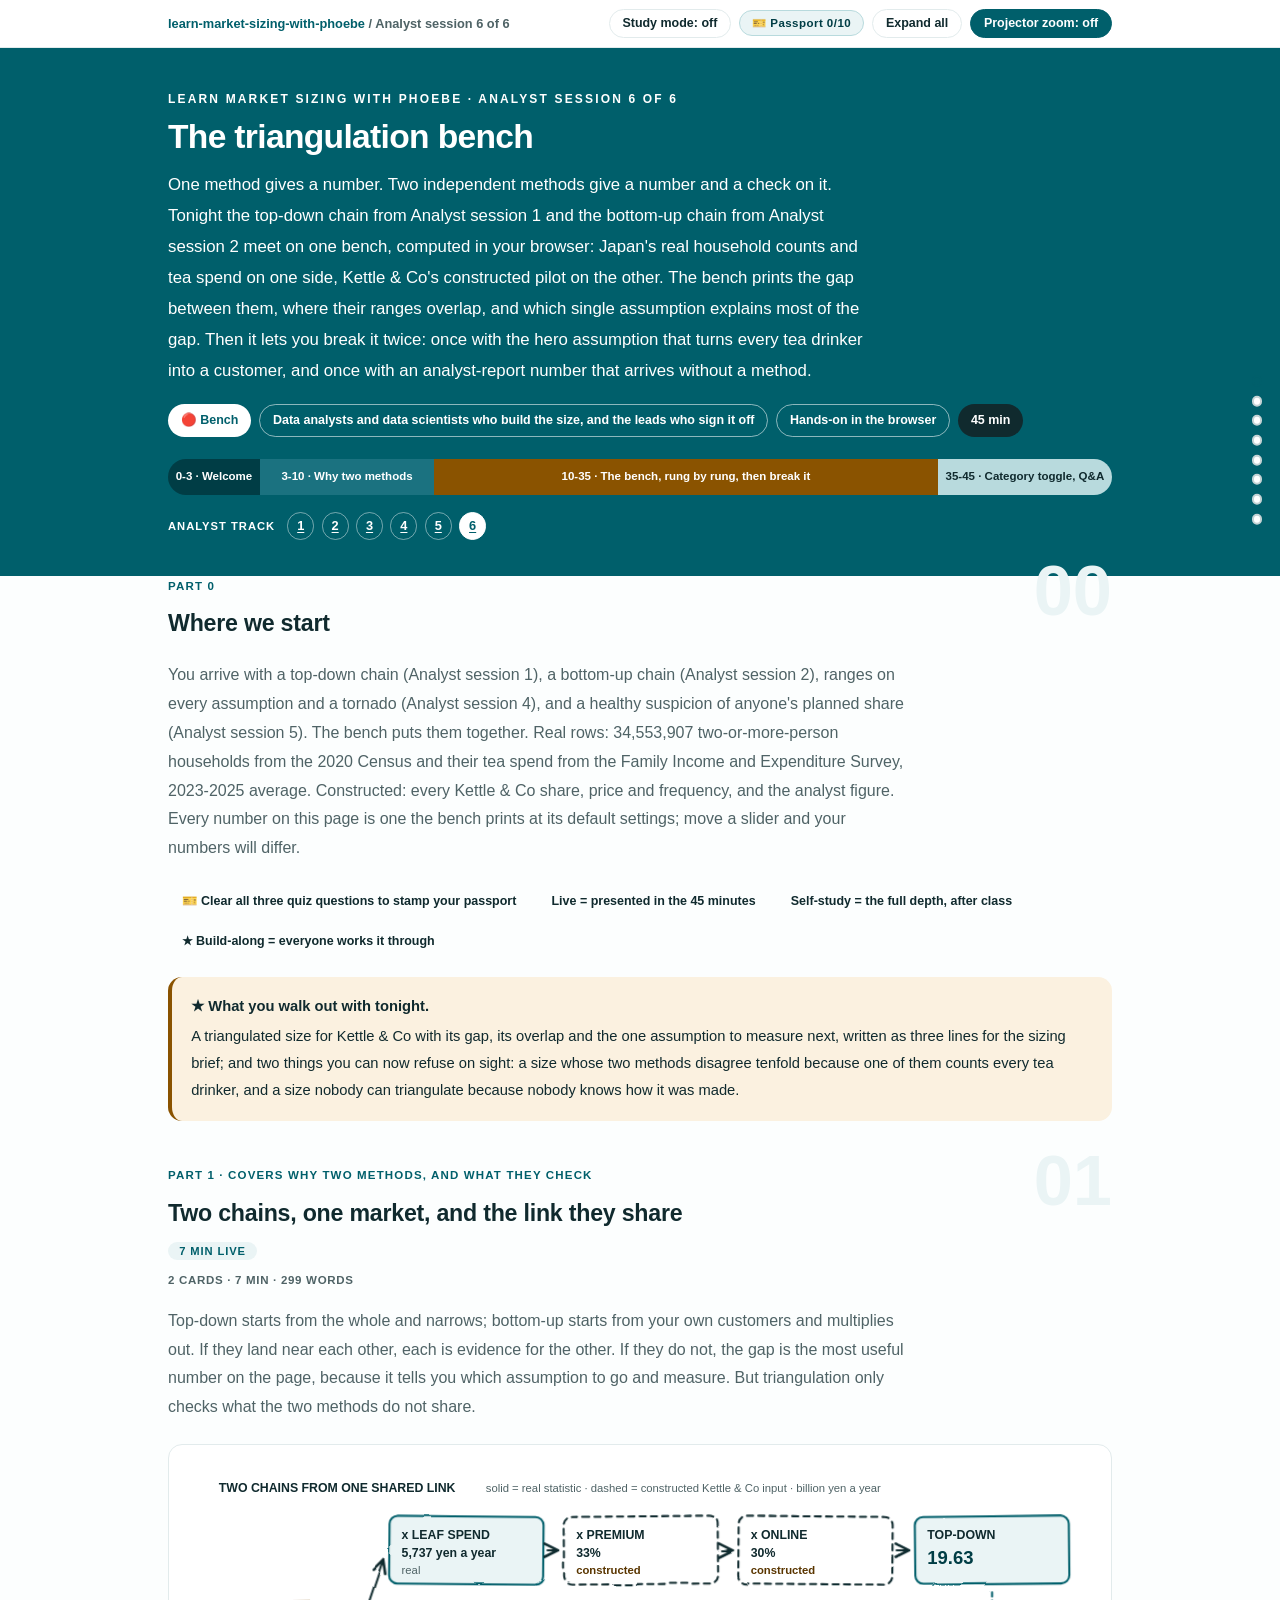
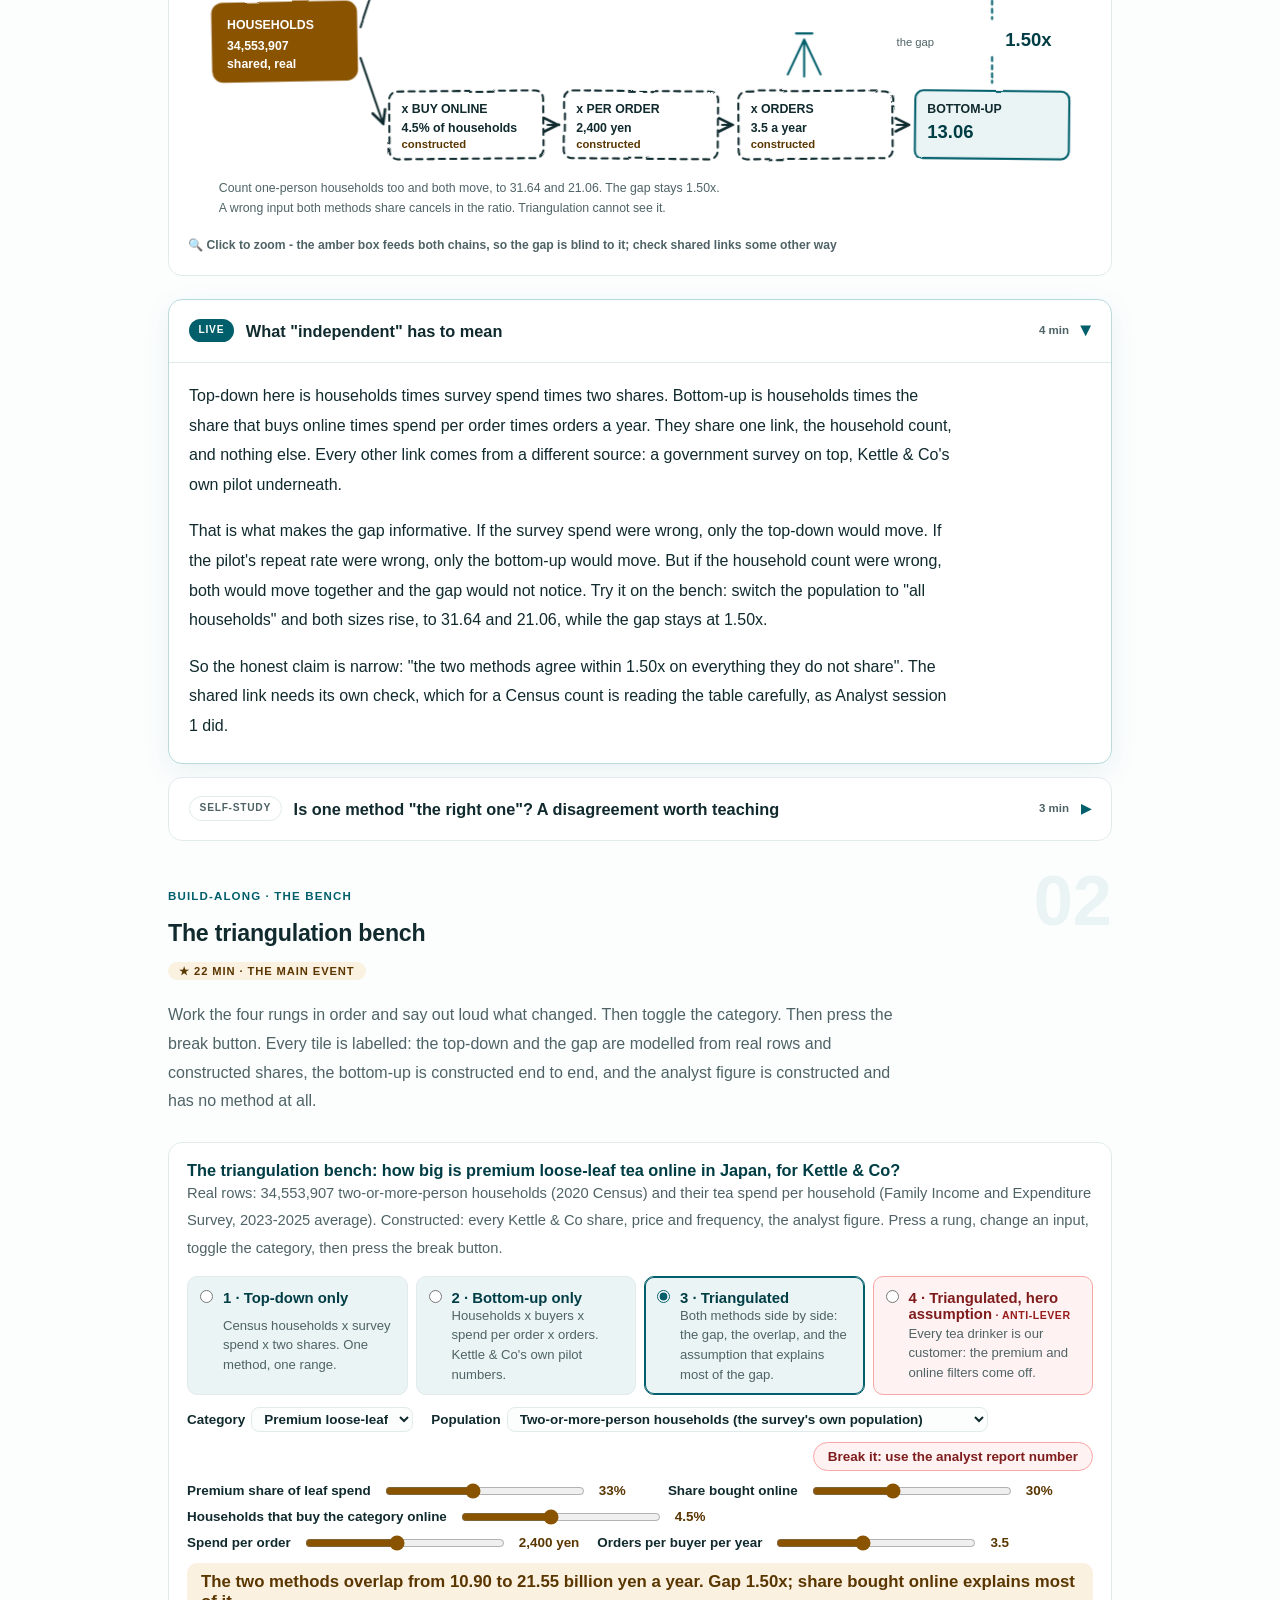
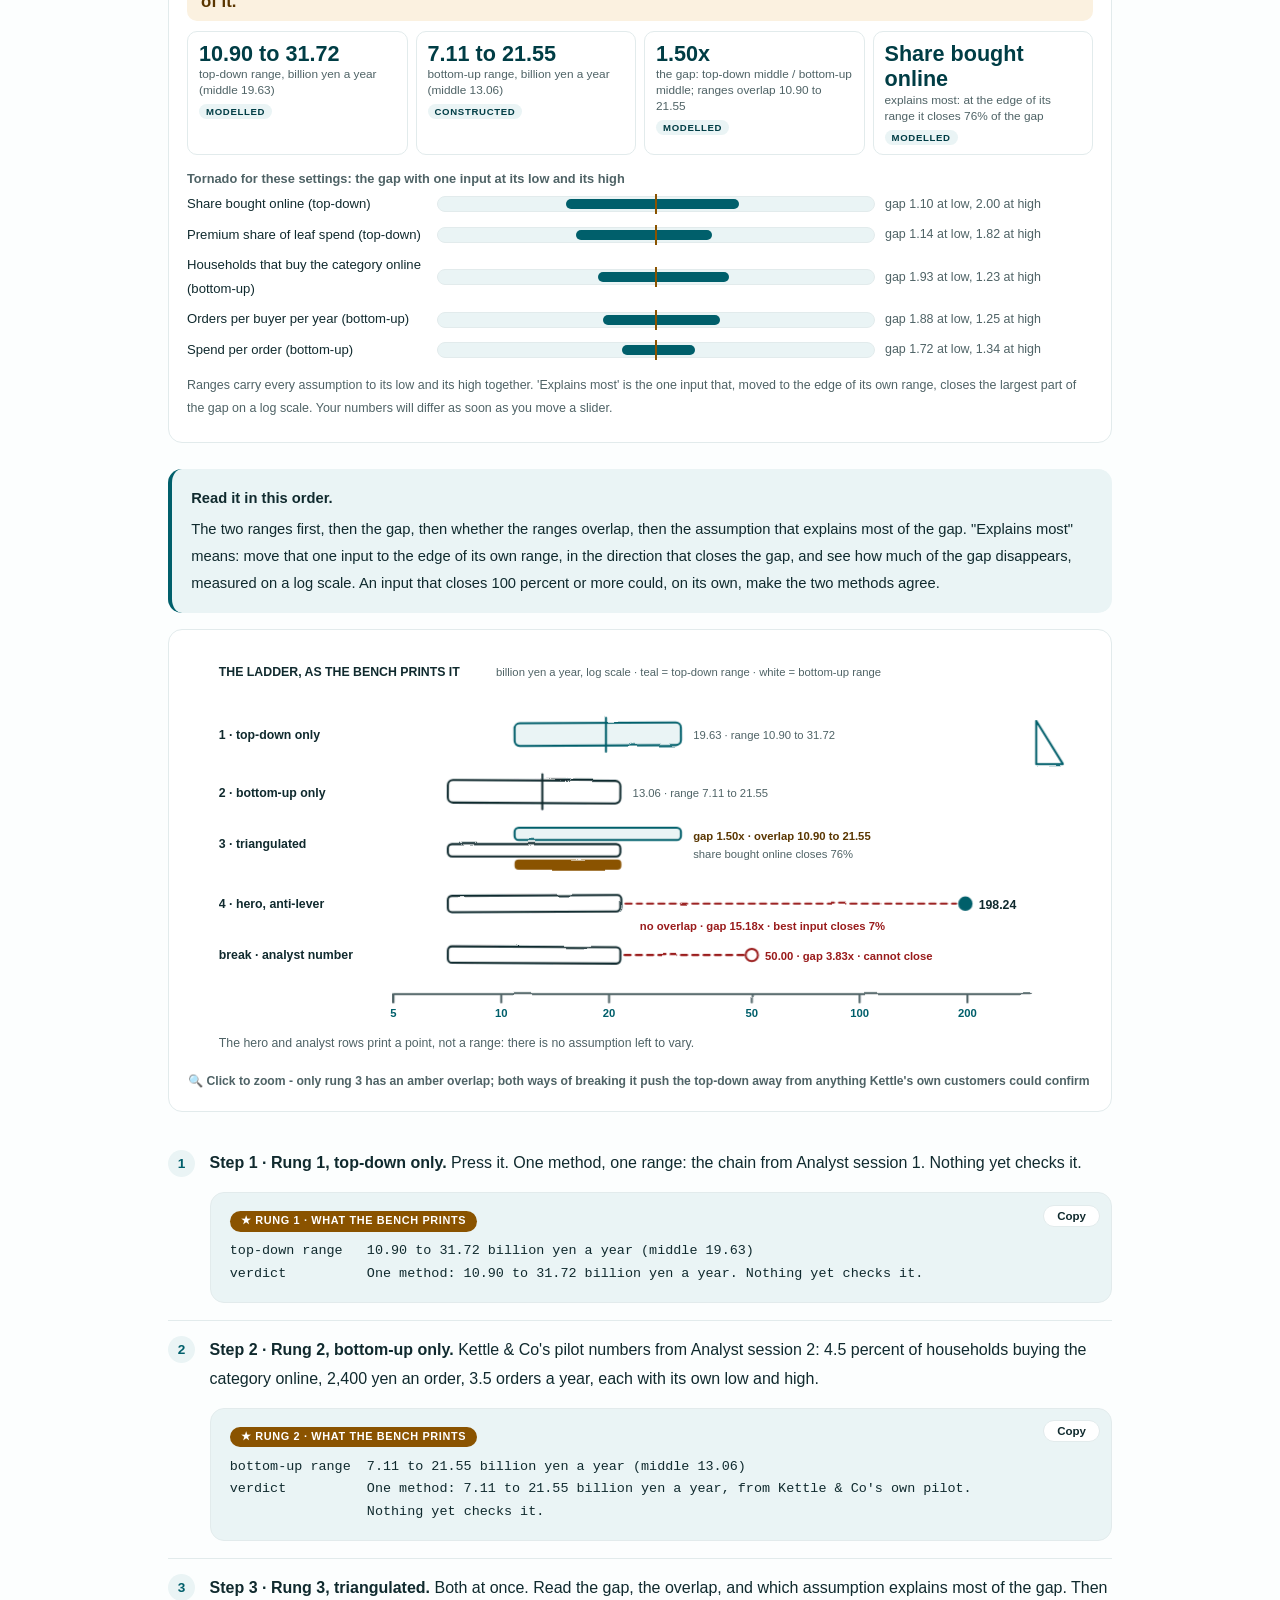
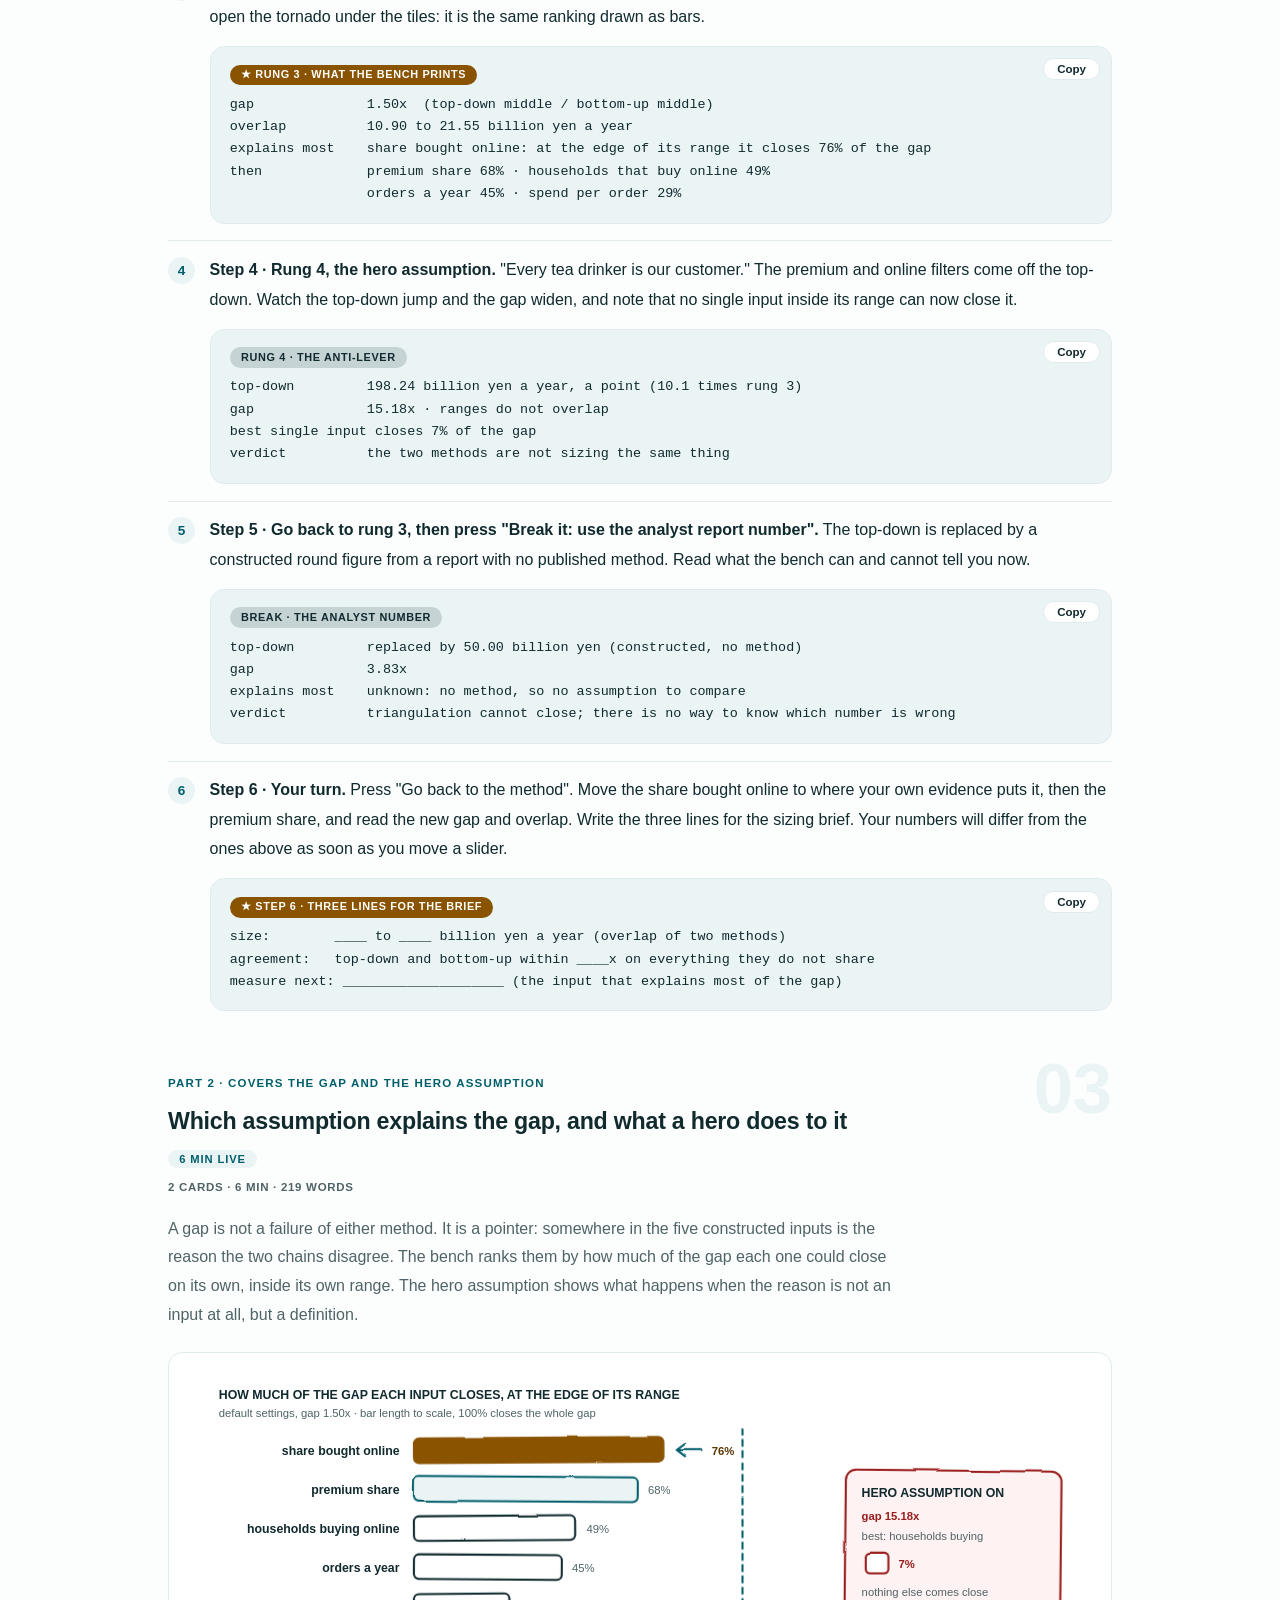
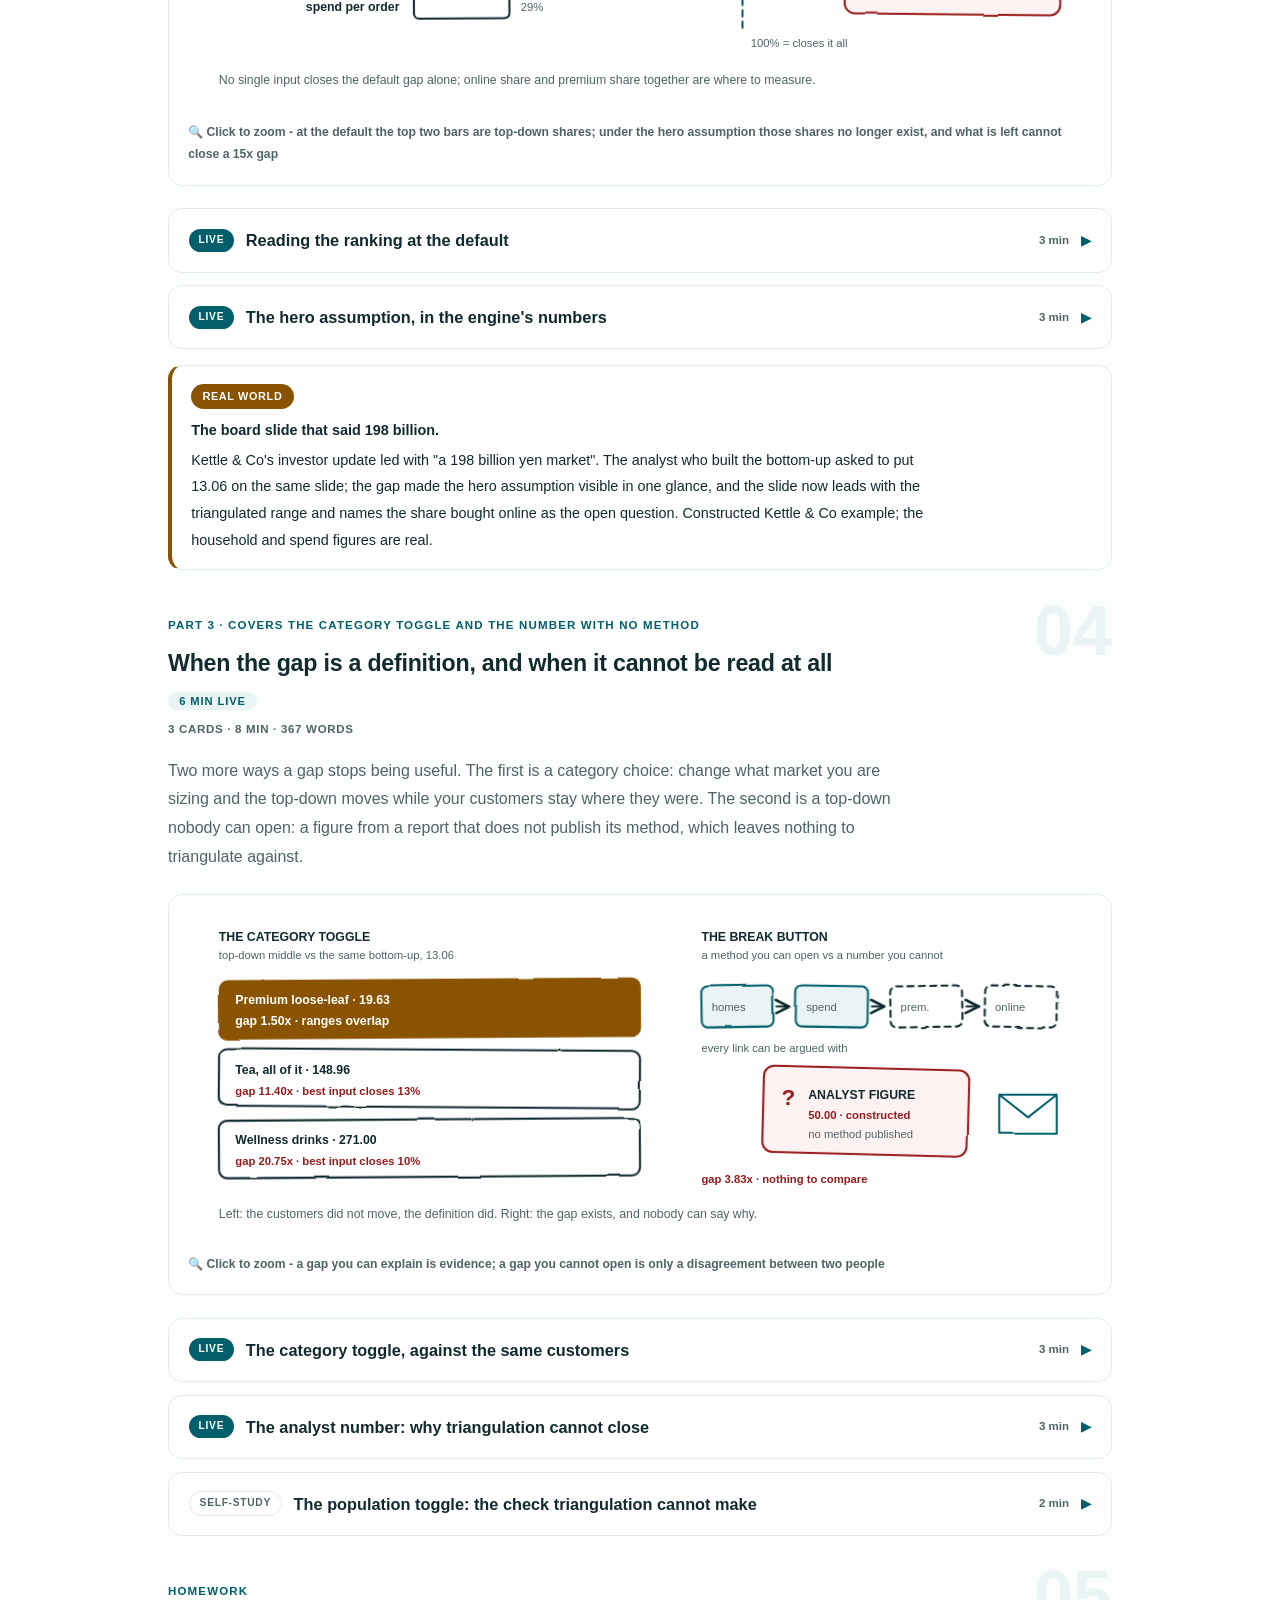
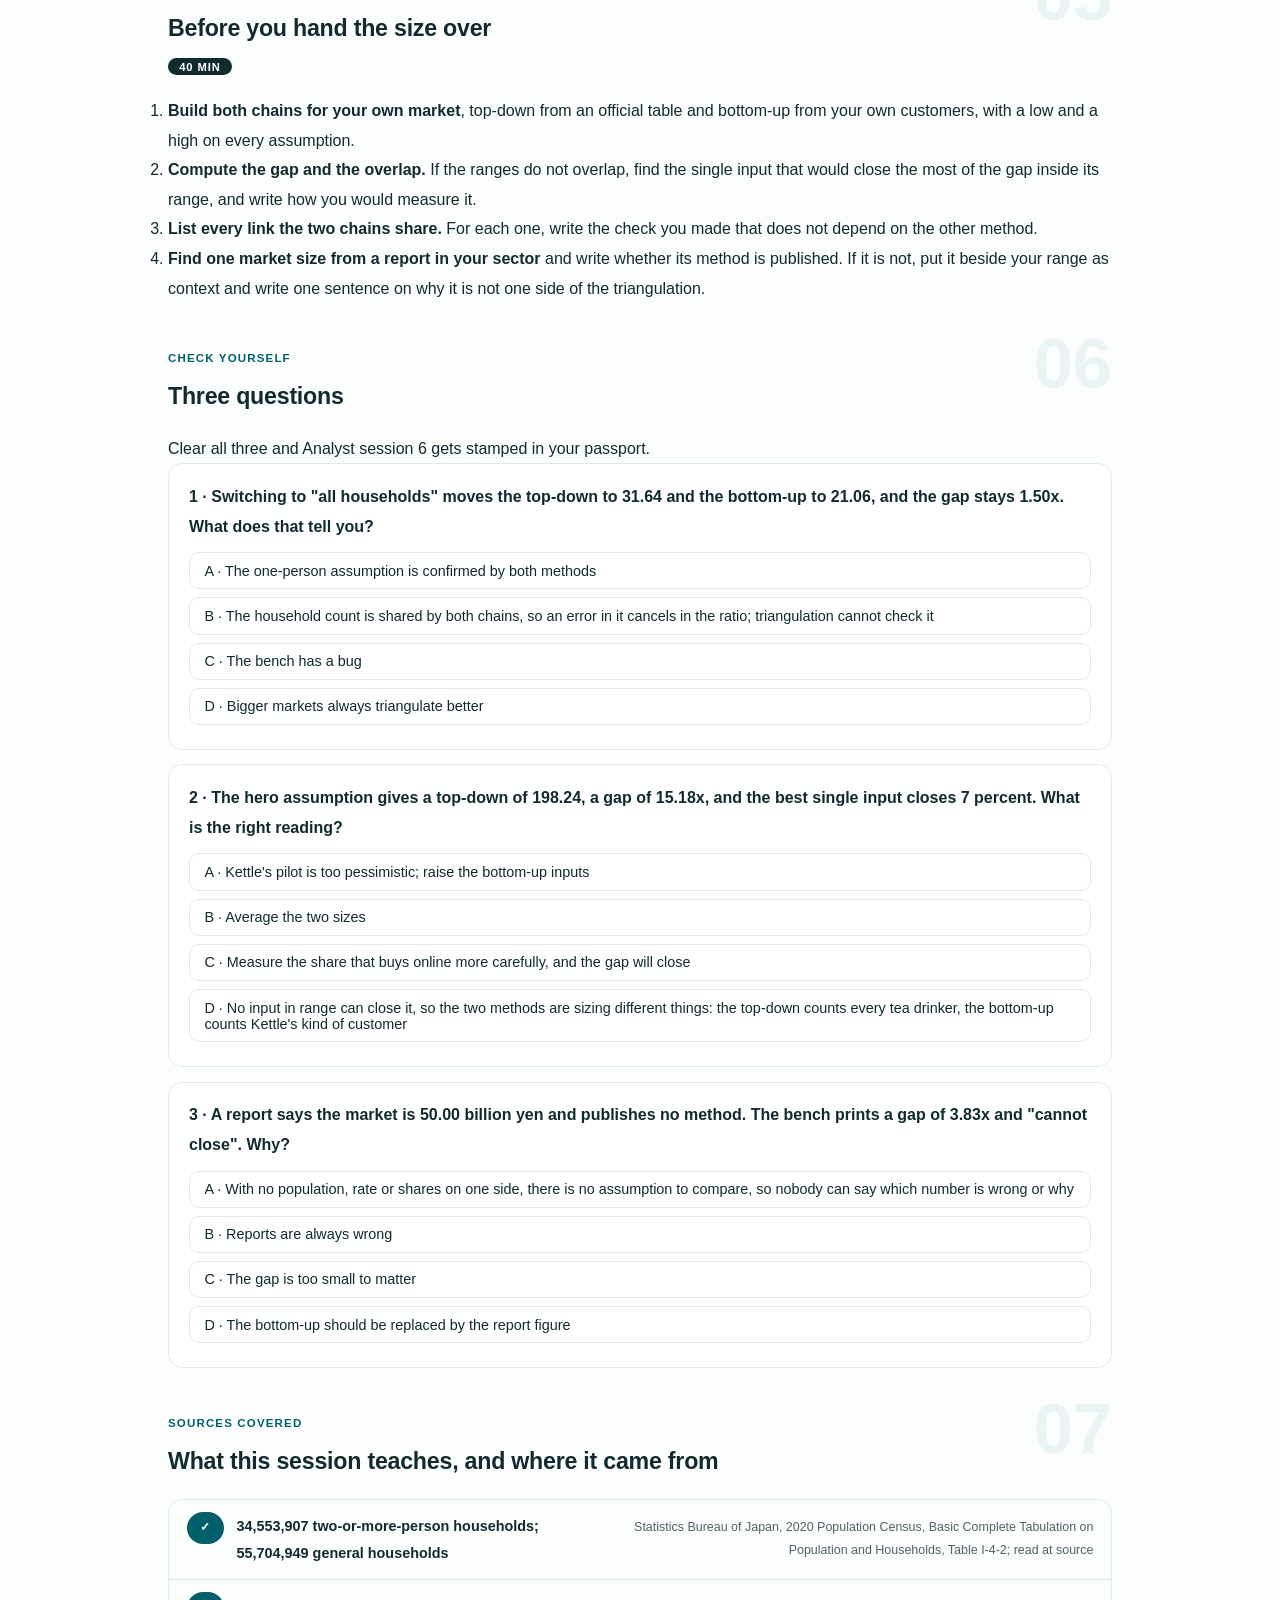
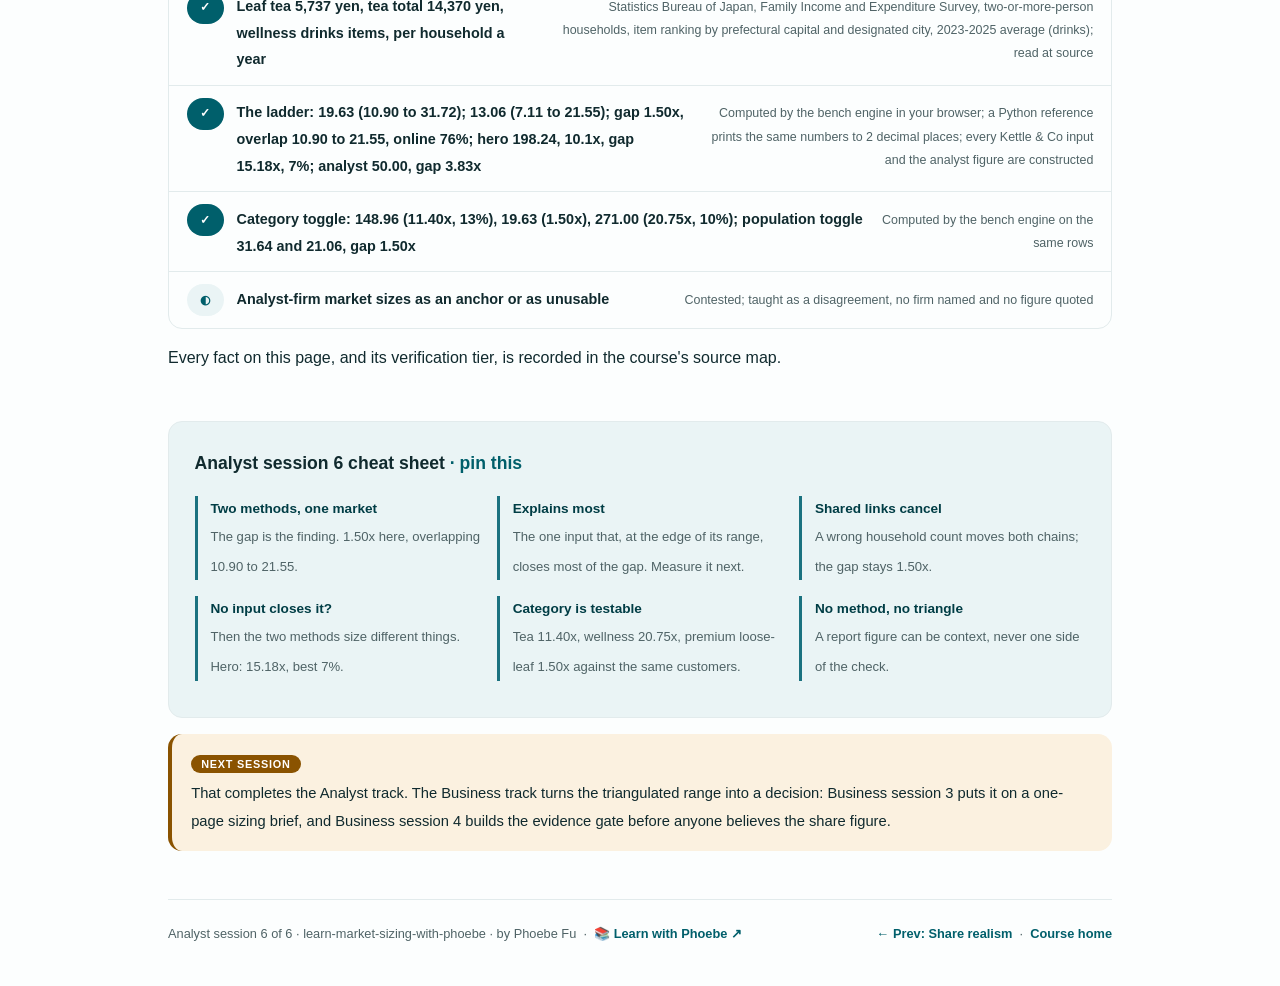
<file: courses/a6-the-triangulation-bench.html>
<!DOCTYPE html>
<html lang="en">
<head>
<meta charset="UTF-8">
<meta name="viewport" content="width=device-width, initial-scale=1.0">
<!-- social:start -->
<meta name="description" content="Analyst session 6 of 6. The triangulation bench: a top-down size from Japan's real household survey and a bottom-up size from Kettle &amp; Co's constructed pilot, side by side in the browser. The gap, the overlap, the assumption that explains most of it, a category toggle, a hero-assumption anti-lever and an analyst-report break button.">
<meta property="og:type" content="article">
<meta property="og:site_name" content="Learn with Phoebe">
<meta property="og:title" content="The triangulation bench - learn market sizing with phoebe">
<meta property="og:description" content="Analyst session 6 of 6. Two methods, one market: the gap between them is the finding. Then the hero assumption and the analyst number with no method.">
<meta property="og:url" content="https://phoebefu6.github.io/learn-market-sizing-with-phoebe/courses/a6-the-triangulation-bench.html">
<meta property="og:image" content="https://phoebefu6.github.io/learn-market-sizing-with-phoebe/assets/og-cover.png">
<meta property="og:image:width" content="1200">
<meta property="og:image:height" content="630">
<meta name="twitter:card" content="summary_large_image">
<meta name="twitter:title" content="The triangulation bench - learn market sizing with phoebe">
<meta name="twitter:description" content="Analyst session 6 of 6. Top-down meets bottom-up on real rows.">
<meta name="twitter:image" content="https://phoebefu6.github.io/learn-market-sizing-with-phoebe/assets/og-cover.png">
<!-- social:end -->
<title>Analyst session 6 · The triangulation bench - learn market sizing with phoebe</title>
<link rel="stylesheet" href="../assets/style.css?v=22">
</head>
<body>

<div class="toolbar">
  <div class="wrap">
    <span class="crumb"><a href="../index.html">learn-market-sizing-with-phoebe</a> / Analyst session 6 of 6</span>
    <button class="btn" id="toggle-all" type="button">Expand all</button>
    <button class="btn primary" id="zoom-toggle" type="button">Projector zoom: off</button>
  </div>
</div>

<header class="masthead">
  <div class="wrap">
    <div class="eyebrow">Learn Market Sizing with Phoebe · Analyst session 6 of 6</div>
    <h1>The triangulation <span class="accent">bench</span></h1>
    <p class="sub">One method gives a number. Two independent methods give a number and a check on it. Tonight the top-down chain from Analyst session 1 and the bottom-up chain from Analyst session 2 meet on one bench, computed in your browser: Japan's real household counts and tea spend on one side, Kettle &amp; Co's constructed pilot on the other. The bench prints the gap between them, where their ranges overlap, and which single assumption explains most of the gap. Then it lets you break it twice: once with the hero assumption that turns every tea drinker into a customer, and once with an analyst-report number that arrives without a method.</p>
    <div class="chip-row">
      <span class="chip level">🔴 Bench</span>
      <span class="chip audience">Data analysts and data scientists who build the size, and the leads who sign it off</span>
      <span class="chip audience">Hands-on in the browser</span>
      <span class="chip time">45 min</span>
    </div>
    <div class="agenda">
      <span class="a1" style="flex:1">0-3 · Welcome</span>
      <span class="a2" style="flex:2">3-10 · Why two methods</span>
      <span class="a3" style="flex:6">10-35 · The bench, rung by rung, then break it</span>
      <span class="a4" style="flex:2">35-45 · Category toggle, Q&amp;A</span>
    </div>
  </div>
</header>

<main class="wrap">

  <section class="section" id="intro">
    <div class="section-kicker">
      <span class="klabel">Part 0</span>
      <h2>Where we start</h2>
    </div>
    <p class="lede">You arrive with a top-down chain (Analyst session 1), a bottom-up chain (Analyst session 2), ranges on every assumption and a tornado (Analyst session 4), and a healthy suspicion of anyone's planned share (Analyst session 5). The bench puts them together. Real rows: 34,553,907 two-or-more-person households from the 2020 Census and their tea spend from the Family Income and Expenditure Survey, 2023-2025 average. Constructed: every Kettle &amp; Co share, price and frequency, and the analyst figure. Every number on this page is one the bench prints at its default settings; move a slider and your numbers will differ.</p>

    <div class="legend">
      <span class="pill">🎫 Clear all three quiz questions to stamp your passport</span>
      <span class="pill">Live = presented in the 45 minutes</span>
      <span class="pill">Self-study = the full depth, after class</span>
      <span class="pill">★ Build-along = everyone works it through</span>
    </div>

    <div class="callout win">
      <p><strong>★ What you walk out with tonight.</strong> A triangulated size for Kettle &amp; Co with its gap, its overlap and the one assumption to measure next, written as three lines for the sizing brief; and two things you can now refuse on sight: a size whose two methods disagree tenfold because one of them counts every tea drinker, and a size nobody can triangulate because nobody knows how it was made.</p>
    </div>
  </section>

  <section class="section" id="part-1">
    <div class="section-kicker">
      <span class="klabel">Part 1 · covers why two methods, and what they check</span>
      <h2>Two chains, one market, and the link they share</h2>
      <span class="tag concept">7 min live</span>
    </div>
    <p class="lede">Top-down starts from the whole and narrows; bottom-up starts from your own customers and multiplies out. If they land near each other, each is evidence for the other. If they do not, the gap is the most useful number on the page, because it tells you which assumption to go and measure. But triangulation only checks what the two methods do not share.</p>

    <figure class="zoomable">
      <svg viewBox="0 0 880 350" xmlns="http://www.w3.org/2000/svg" role="img" aria-label="A hand-drawn diagram of two chains that start from one shared box. The shared box: 34,553,907 households, real. The top chain: times 5,737 yen of leaf spend, real; times a 33 percent premium share, constructed; times 30 percent bought online, constructed; equals a top-down of 19.63 billion yen. The bottom chain: times 4.5 percent of households buying online, constructed; times 2,400 yen per order, constructed; times 3.5 orders a year, constructed; equals a bottom-up of 13.06 billion yen. Between the two results: a gap of 1.50 times. A note says that including one-person households moves both results, to 31.64 and 21.06, and the gap stays 1.50 times.">
        <defs>
          <filter id="a6aSk" x="-3%" y="-3%" width="106%" height="106%"><feTurbulence type="fractalNoise" baseFrequency="0.02" numOctaves="2" seed="53" result="n"/><feDisplacementMap in="SourceGraphic" in2="n" scale="2.4" xChannelSelector="R" yChannelSelector="G"/></filter>
          <pattern id="a6aHc" patternUnits="userSpaceOnUse" width="7" height="7" patternTransform="rotate(-38)"><line x1="0" y1="0" x2="0" y2="7" stroke="#005F6B" stroke-width="1" opacity=".5"/></pattern>
          <marker id="a6aAr" viewBox="0 0 10 10" refX="9" refY="5" markerWidth="8" markerHeight="8" orient="auto"><path d="M1 1 L9 5 L1 9" fill="none" stroke="#102A2E" stroke-width="1.6" stroke-linecap="round"/></marker>
        </defs>
        <style>
          .a6aH { font: 800 12px Inter, sans-serif; fill: #102A2E; }
          .a6aL { font: 600 12px Inter, sans-serif; fill: #102A2E; }
          .a6aS { font: 400 11px Inter, sans-serif; fill: #4F6366; }
          .a6aB { font: 800 11px Inter, sans-serif; fill: #5A3600; }
          .a6aV { font: 800 18px Inter, sans-serif; fill: #003D45; }
          .a6aW { font: 800 12px Inter, sans-serif; fill: #FFFFFF; }
          .a6aN { font: 400 12px Inter, sans-serif; fill: #4F6366; }
        </style>

        <text class="a6aH" x="30" y="26">TWO CHAINS FROM ONE SHARED LINK</text>
        <text class="a6aS" x="290" y="26">solid = real statistic · dashed = constructed Kettle &amp; Co input · billion yen a year</text>

        <g filter="url(#a6aSk)" fill="none" stroke="#102A2E" stroke-width="2" stroke-linecap="round" stroke-linejoin="round">
          <rect x="24" y="134" width="140" height="76" rx="10" transform="rotate(-1 94 172)" fill="#8A5300" stroke="#8A5300"/>
          <path d="M168 158 L190 92" marker-end="url(#a6aAr)"/>
          <path d="M168 188 L190 252" marker-end="url(#a6aAr)"/>
          <rect x="196" y="50" width="150" height="66" rx="8" transform="rotate(0.5 271 83)" fill="#EAF4F5" stroke="#005F6B"/>
          <path d="M350 83 L360 83" marker-end="url(#a6aAr)"/>
          <rect x="366" y="50" width="150" height="66" rx="8" transform="rotate(-0.5 441 83)" fill="#FFFFFF" stroke-dasharray="6 5"/>
          <path d="M520 83 L530 83" marker-end="url(#a6aAr)"/>
          <rect x="536" y="50" width="150" height="66" rx="8" transform="rotate(0.5 611 83)" fill="#FFFFFF" stroke-dasharray="6 5"/>
          <path d="M690 83 L702 83" marker-end="url(#a6aAr)"/>
          <rect x="708" y="50" width="150" height="66" rx="8" transform="rotate(-0.6 783 83)" fill="#EAF4F5" stroke="#005F6B"/>
          <rect x="196" y="220" width="150" height="66" rx="8" transform="rotate(-0.5 271 253)" fill="#FFFFFF" stroke-dasharray="6 5"/>
          <path d="M350 253 L360 253" marker-end="url(#a6aAr)"/>
          <rect x="366" y="220" width="150" height="66" rx="8" transform="rotate(0.5 441 253)" fill="#FFFFFF" stroke-dasharray="6 5"/>
          <path d="M520 253 L530 253" marker-end="url(#a6aAr)"/>
          <rect x="536" y="220" width="150" height="66" rx="8" transform="rotate(-0.5 611 253)" fill="#FFFFFF" stroke-dasharray="6 5"/>
          <path d="M690 253 L702 253" marker-end="url(#a6aAr)"/>
          <rect x="708" y="220" width="150" height="66" rx="8" transform="rotate(0.6 783 253)" fill="#EAF4F5" stroke="#005F6B"/>
          <path d="M783 124 L783 150 M783 186 L783 212" stroke="#005F6B" stroke-dasharray="4 4"/>
          <!-- doodle: a surveyor's tripod for triangulation -->
          <path d="M600 170 L584 204 M600 170 L600 206 M600 170 L616 204 M592 164 L608 164" stroke="#005F6B"/>
        </g>

        <text class="a6aW" x="38" y="160">HOUSEHOLDS</text>
        <text class="a6aW" x="38" y="180">34,553,907</text>
        <text class="a6aW" x="38" y="198">shared, real</text>

        <text class="a6aH" x="208" y="72">x LEAF SPEND</text>
        <text class="a6aL" x="208" y="90">5,737 yen a year</text>
        <text class="a6aS" x="208" y="106">real</text>
        <text class="a6aH" x="378" y="72">x PREMIUM</text>
        <text class="a6aL" x="378" y="90">33%</text>
        <text class="a6aB" x="378" y="106">constructed</text>
        <text class="a6aH" x="548" y="72">x ONLINE</text>
        <text class="a6aL" x="548" y="90">30%</text>
        <text class="a6aB" x="548" y="106">constructed</text>
        <text class="a6aH" x="720" y="72">TOP-DOWN</text>
        <text class="a6aV" x="720" y="96">19.63</text>

        <text class="a6aH" x="208" y="242">x BUY ONLINE</text>
        <text class="a6aL" x="208" y="260">4.5% of households</text>
        <text class="a6aB" x="208" y="276">constructed</text>
        <text class="a6aH" x="378" y="242">x PER ORDER</text>
        <text class="a6aL" x="378" y="260">2,400 yen</text>
        <text class="a6aB" x="378" y="276">constructed</text>
        <text class="a6aH" x="548" y="242">x ORDERS</text>
        <text class="a6aL" x="548" y="260">3.5 a year</text>
        <text class="a6aB" x="548" y="276">constructed</text>
        <text class="a6aH" x="720" y="242">BOTTOM-UP</text>
        <text class="a6aV" x="720" y="266">13.06</text>

        <text class="a6aV" x="796" y="176">1.50x</text>
        <text class="a6aS" x="690" y="176">the gap</text>

        <text class="a6aN" x="30" y="318">Count one-person households too and both move, to 31.64 and 21.06. The gap stays 1.50x.</text>
        <text class="a6aN" x="30" y="338">A wrong input both methods share cancels in the ratio. Triangulation cannot see it.</text>
      </svg>
      <figcaption>🔍 Click to zoom - the amber box feeds both chains, so the gap is blind to it; check shared links some other way</figcaption>
    </figure>

    <details class="card" open>
      <summary><span class="mode live">Live</span>What "independent" has to mean<span class="mini">4 min</span><span class="caret">▶</span></summary>
      <div class="body">
        <p>Top-down here is households times survey spend times two shares. Bottom-up is households times the share that buys online times spend per order times orders a year. They share one link, the household count, and nothing else. Every other link comes from a different source: a government survey on top, Kettle &amp; Co's own pilot underneath.</p>
        <p>That is what makes the gap informative. If the survey spend were wrong, only the top-down would move. If the pilot's repeat rate were wrong, only the bottom-up would move. But if the household count were wrong, both would move together and the gap would not notice. Try it on the bench: switch the population to "all households" and both sizes rise, to 31.64 and 21.06, while the gap stays at 1.50x.</p>
        <p>So the honest claim is narrow: "the two methods agree within 1.50x on everything they do not share". The shared link needs its own check, which for a Census count is reading the table carefully, as Analyst session 1 did.</p>
      </div>
    </details>

    <details class="card">
      <summary><span class="mode self">Self-study</span>Is one method "the right one"? A disagreement worth teaching<span class="mini">3 min</span><span class="caret">▶</span></summary>
      <div class="body">
        <p>Practitioners disagree, and both sides have a point. One camp prefers bottom-up for any plan: it is built from things you can observe, customers, prices and repeat orders, and it scales with your actual go-to-market. Its critics answer that a bottom-up built from a pilot inherits the pilot's early adopters, who are rarely typical. Another camp trusts top-down because it rests on large official samples; its critics answer that the shares that narrow a top-down to your segment are usually guesses, as they are here.</p>
        <p>The position taken on this bench is a working one, not a verdict: neither method is the answer alone, and the useful output is the gap plus the assumption that explains it. A team that only ever builds one method has no gap to learn from.</p>
      </div>
    </details>
  </section>

  <section class="section" id="bench">
    <div class="section-kicker">
      <span class="klabel">Build-along · the bench</span>
      <h2>The triangulation bench</h2>
      <span class="tag demo">★ 22 min · the main event</span>
    </div>
    <p class="lede">Work the four rungs in order and say out loud what changed. Then toggle the category. Then press the break button. Every tile is labelled: the top-down and the gap are modelled from real rows and constructed shares, the bottom-up is constructed end to end, and the analyst figure is constructed and has no method at all.</p>

    <div class="msz-widget" data-mode="bench"></div>

    <div class="callout tip">
      <p><strong>Read it in this order.</strong> The two ranges first, then the gap, then whether the ranges overlap, then the assumption that explains most of the gap. "Explains most" means: move that one input to the edge of its own range, in the direction that closes the gap, and see how much of the gap disappears, measured on a log scale. An input that closes 100 percent or more could, on its own, make the two methods agree.</p>
    </div>

    <figure class="zoomable">
      <svg viewBox="0 0 880 400" xmlns="http://www.w3.org/2000/svg" role="img" aria-label="The ladder as the bench prints it, on a hand-drawn log scale from 5 to 200 billion yen a year. Rung 1, top-down only: 19.63, range 10.90 to 31.72. Rung 2, bottom-up only: 13.06, range 7.11 to 21.55. Rung 3, triangulated: gap 1.50 times, ranges overlap from 10.90 to 21.55, share bought online closes 76 percent of the gap. Rung 4, hero assumption: top-down is a single point at 198.24 against the same bottom-up range, gap 15.18 times, ranges do not overlap, the best single input closes 7 percent. Break, analyst number: a point at 50.00 with no range, gap 3.83 times, cannot close because there is no method.">
        <defs>
          <filter id="a6bSk" x="-3%" y="-3%" width="106%" height="106%"><feTurbulence type="fractalNoise" baseFrequency="0.02" numOctaves="2" seed="59" result="n"/><feDisplacementMap in="SourceGraphic" in2="n" scale="2.4" xChannelSelector="R" yChannelSelector="G"/></filter>
          <pattern id="a6bHc" patternUnits="userSpaceOnUse" width="7" height="7" patternTransform="rotate(-38)"><line x1="0" y1="0" x2="0" y2="7" stroke="#005F6B" stroke-width="1" opacity=".5"/></pattern>
          <marker id="a6bAr" viewBox="0 0 10 10" refX="9" refY="5" markerWidth="8" markerHeight="8" orient="auto"><path d="M1 1 L9 5 L1 9" fill="none" stroke="#102A2E" stroke-width="1.6" stroke-linecap="round"/></marker>
        </defs>
        <style>
          .a6bH { font: 800 12px Inter, sans-serif; fill: #102A2E; }
          .a6bL { font: 600 12px Inter, sans-serif; fill: #102A2E; }
          .a6bS { font: 400 11px Inter, sans-serif; fill: #4F6366; }
          .a6bB { font: 800 11px Inter, sans-serif; fill: #5A3600; }
          .a6bR { font: 800 11px Inter, sans-serif; fill: #991B1B; }
          .a6bA { font: 700 11px Inter, sans-serif; fill: #005F6B; }
          .a6bN { font: 400 12px Inter, sans-serif; fill: #4F6366; }
        </style>

        <text class="a6bH" x="30" y="26">THE LADDER, AS THE BENCH PRINTS IT</text>
        <text class="a6bS" x="300" y="26">billion yen a year, log scale · teal = top-down range · white = bottom-up range</text>

        <g filter="url(#a6bSk)" fill="none" stroke="#102A2E" stroke-width="2" stroke-linecap="round" stroke-linejoin="round">
          <rect x="318" y="72" width="162" height="22" rx="5" transform="rotate(-0.3 399 83)" fill="#EAF4F5" stroke="#005F6B"/>
          <path d="M407 66 L407 100" stroke="#005F6B"/>
          <rect x="253" y="128" width="168" height="22" rx="5" transform="rotate(0.3 337 139)" fill="#FFFFFF"/>
          <path d="M345 122 L345 156"/>
          <rect x="318" y="174" width="162" height="12" rx="4" fill="#EAF4F5" stroke="#005F6B"/>
          <rect x="253" y="190" width="168" height="12" rx="4" fill="#FFFFFF"/>
          <rect x="318" y="206" width="103" height="8" rx="3" fill="#8A5300" stroke="#8A5300"/>
          <rect x="253" y="240" width="168" height="16" rx="4" transform="rotate(-0.3 337 248)" fill="#FFFFFF"/>
          <path d="M425 248 L748 248" stroke="#991B1B" stroke-dasharray="6 5"/>
          <path d="M757 248 m-6 0 a6 6 0 1 0 12 0 a6 6 0 1 0 -12 0" stroke="#005F6B" fill="#005F6B"/>
          <rect x="253" y="290" width="168" height="16" rx="4" transform="rotate(0.3 337 298)" fill="#FFFFFF"/>
          <path d="M425 298 L541 298" stroke="#991B1B" stroke-dasharray="6 5"/>
          <path d="M549 298 m-6 0 a6 6 0 1 0 12 0 a6 6 0 1 0 -12 0" stroke="#991B1B"/>
          <path d="M200 336 L820 336 M200 336 L200 344 M305 336 L305 344 M410 336 L410 344 M549 336 L549 344 M654 336 L654 344 M759 336 L759 344" stroke="#4F6366"/>
          <!-- doodle: a set square, top right -->
          <path d="M826 70 L826 112 L852 112 Z" stroke="#005F6B"/>
        </g>

        <text class="a6bL" x="30" y="88">1 · top-down only</text>
        <text class="a6bS" x="492" y="88">19.63 · range 10.90 to 31.72</text>
        <text class="a6bL" x="30" y="144">2 · bottom-up only</text>
        <text class="a6bS" x="433" y="144">13.06 · range 7.11 to 21.55</text>
        <text class="a6bL" x="30" y="194">3 · triangulated</text>
        <text class="a6bB" x="492" y="186">gap 1.50x · overlap 10.90 to 21.55</text>
        <text class="a6bS" x="492" y="204">share bought online closes 76%</text>
        <text class="a6bL" x="30" y="252">4 · hero, anti-lever</text>
        <text class="a6bH" x="770" y="253">198.24</text>
        <text class="a6bR" x="440" y="274">no overlap · gap 15.18x · best input closes 7%</text>
        <text class="a6bL" x="30" y="302">break · analyst number</text>
        <text class="a6bR" x="562" y="303">50.00 · gap 3.83x · cannot close</text>

        <text class="a6bA" x="200" y="358" text-anchor="middle">5</text>
        <text class="a6bA" x="305" y="358" text-anchor="middle">10</text>
        <text class="a6bA" x="410" y="358" text-anchor="middle">20</text>
        <text class="a6bA" x="549" y="358" text-anchor="middle">50</text>
        <text class="a6bA" x="654" y="358" text-anchor="middle">100</text>
        <text class="a6bA" x="759" y="358" text-anchor="middle">200</text>

        <text class="a6bN" x="30" y="388">The hero and analyst rows print a point, not a range: there is no assumption left to vary.</text>
      </svg>
      <figcaption>🔍 Click to zoom - only rung 3 has an amber overlap; both ways of breaking it push the top-down away from anything Kettle's own customers could confirm</figcaption>
    </figure>

    <div class="steps">
      <div class="step">
        <p><strong>Step 1 · Rung 1, top-down only.</strong> Press it. One method, one range: the chain from Analyst session 1. Nothing yet checks it.</p>
        <div class="prompt-box good"><span class="label">★ Rung 1 · what the bench prints</span>top-down range   10.90 to 31.72 billion yen a year (middle 19.63)
verdict          One method: 10.90 to 31.72 billion yen a year. Nothing yet checks it.</div>
      </div>
      <div class="step">
        <p><strong>Step 2 · Rung 2, bottom-up only.</strong> Kettle &amp; Co's pilot numbers from Analyst session 2: 4.5 percent of households buying the category online, 2,400 yen an order, 3.5 orders a year, each with its own low and high.</p>
        <div class="prompt-box good"><span class="label">★ Rung 2 · what the bench prints</span>bottom-up range  7.11 to 21.55 billion yen a year (middle 13.06)
verdict          One method: 7.11 to 21.55 billion yen a year, from Kettle &amp; Co's own pilot.
                 Nothing yet checks it.</div>
      </div>
      <div class="step">
        <p><strong>Step 3 · Rung 3, triangulated.</strong> Both at once. Read the gap, the overlap, and which assumption explains most of the gap. Then open the tornado under the tiles: it is the same ranking drawn as bars.</p>
        <div class="prompt-box good"><span class="label">★ Rung 3 · what the bench prints</span>gap              1.50x  (top-down middle / bottom-up middle)
overlap          10.90 to 21.55 billion yen a year
explains most    share bought online: at the edge of its range it closes 76% of the gap
then             premium share 68% · households that buy online 49%
                 orders a year 45% · spend per order 29%</div>
      </div>
      <div class="step">
        <p><strong>Step 4 · Rung 4, the hero assumption.</strong> "Every tea drinker is our customer." The premium and online filters come off the top-down. Watch the top-down jump and the gap widen, and note that no single input inside its range can now close it.</p>
        <div class="prompt-box bad"><span class="label">Rung 4 · the anti-lever</span>top-down         198.24 billion yen a year, a point (10.1 times rung 3)
gap              15.18x · ranges do not overlap
best single input closes 7% of the gap
verdict          the two methods are not sizing the same thing</div>
      </div>
      <div class="step">
        <p><strong>Step 5 · Go back to rung 3, then press "Break it: use the analyst report number".</strong> The top-down is replaced by a constructed round figure from a report with no published method. Read what the bench can and cannot tell you now.</p>
        <div class="prompt-box bad"><span class="label">Break · the analyst number</span>top-down         replaced by 50.00 billion yen (constructed, no method)
gap              3.83x
explains most    unknown: no method, so no assumption to compare
verdict          triangulation cannot close; there is no way to know which number is wrong</div>
      </div>
      <div class="step">
        <p><strong>Step 6 · Your turn.</strong> Press "Go back to the method". Move the share bought online to where your own evidence puts it, then the premium share, and read the new gap and overlap. Write the three lines for the sizing brief. Your numbers will differ from the ones above as soon as you move a slider.</p>
        <div class="prompt-box good"><span class="label">★ Step 6 · three lines for the brief</span>size:        ____ to ____ billion yen a year (overlap of two methods)
agreement:   top-down and bottom-up within ____x on everything they do not share
measure next: ____________________ (the input that explains most of the gap)</div>
      </div>
    </div>
  </section>

  <section class="section" id="part-2">
    <div class="section-kicker">
      <span class="klabel">Part 2 · covers the gap and the hero assumption</span>
      <h2>Which assumption explains the gap, and what a hero does to it</h2>
      <span class="tag concept">6 min live</span>
    </div>
    <p class="lede">A gap is not a failure of either method. It is a pointer: somewhere in the five constructed inputs is the reason the two chains disagree. The bench ranks them by how much of the gap each one could close on its own, inside its own range. The hero assumption shows what happens when the reason is not an input at all, but a definition.</p>

    <figure class="zoomable">
      <svg viewBox="0 0 880 330" xmlns="http://www.w3.org/2000/svg" role="img" aria-label="Hand-drawn bars of how much of the gap each input closes when moved to the edge of its own range. At the default settings, gap 1.50 times: share bought online 76 percent, filled amber; premium share 68 percent; households that buy online 49 percent; orders a year 45 percent; spend per order 29 percent. A dashed line at 100 percent marks closing the whole gap. On the right, under the hero assumption, gap 15.18 times: the best input, households that buy online, closes 7 percent.">
        <defs>
          <filter id="a6cSk" x="-3%" y="-3%" width="106%" height="106%"><feTurbulence type="fractalNoise" baseFrequency="0.02" numOctaves="2" seed="61" result="n"/><feDisplacementMap in="SourceGraphic" in2="n" scale="2.4" xChannelSelector="R" yChannelSelector="G"/></filter>
          <pattern id="a6cHc" patternUnits="userSpaceOnUse" width="7" height="7" patternTransform="rotate(-38)"><line x1="0" y1="0" x2="0" y2="7" stroke="#005F6B" stroke-width="1" opacity=".5"/></pattern>
          <marker id="a6cAr" viewBox="0 0 10 10" refX="9" refY="5" markerWidth="8" markerHeight="8" orient="auto"><path d="M1 1 L9 5 L1 9" fill="none" stroke="#102A2E" stroke-width="1.6" stroke-linecap="round"/></marker>
        </defs>
        <style>
          .a6cH { font: 800 12px Inter, sans-serif; fill: #102A2E; }
          .a6cL { font: 600 12px Inter, sans-serif; fill: #102A2E; }
          .a6cS { font: 400 11px Inter, sans-serif; fill: #4F6366; }
          .a6cB { font: 800 11px Inter, sans-serif; fill: #5A3600; }
          .a6cR { font: 800 11px Inter, sans-serif; fill: #991B1B; }
          .a6cV { font: 800 16px Inter, sans-serif; fill: #003D45; }
          .a6cN { font: 400 12px Inter, sans-serif; fill: #4F6366; }
        </style>

        <text class="a6cH" x="30" y="26">HOW MUCH OF THE GAP EACH INPUT CLOSES, AT THE EDGE OF ITS RANGE</text>
        <text class="a6cS" x="30" y="44">default settings, gap 1.50x · bar length to scale, 100% closes the whole gap</text>

        <g filter="url(#a6cSk)" fill="none" stroke="#102A2E" stroke-width="2" stroke-linecap="round" stroke-linejoin="round">
          <rect x="220" y="64" width="243" height="24" rx="5" transform="rotate(-0.4 341 76)" fill="#8A5300" stroke="#8A5300"/>
          <rect x="220" y="102" width="218" height="24" rx="5" transform="rotate(0.4 329 114)" fill="#EAF4F5" stroke="#005F6B"/>
          <rect x="220" y="140" width="157" height="24" rx="5" transform="rotate(-0.4 298 152)" fill="#FFFFFF"/>
          <rect x="220" y="178" width="144" height="24" rx="5" transform="rotate(0.4 292 190)" fill="#FFFFFF"/>
          <rect x="220" y="216" width="93" height="24" rx="5" transform="rotate(-0.4 266 228)" fill="#FFFFFF"/>
          <path d="M540 56 L540 250" stroke="#005F6B" stroke-dasharray="6 5"/>
          <rect x="640" y="96" width="210" height="140" rx="10" transform="rotate(0.6 745 166)" fill="#FEF2F2" stroke="#991B1B"/>
          <rect x="660" y="176" width="22" height="20" rx="4" fill="#FFFFFF" stroke="#991B1B"/>
          <!-- doodle: a pointer finger at the top bar -->
          <path d="M500 76 L476 76 M484 70 L476 76 L484 82" stroke="#005F6B"/>
        </g>

        <text class="a6cL" x="206" y="81" text-anchor="end">share bought online</text>
        <text class="a6cL" x="206" y="119" text-anchor="end">premium share</text>
        <text class="a6cL" x="206" y="157" text-anchor="end">households buying online</text>
        <text class="a6cL" x="206" y="195" text-anchor="end">orders a year</text>
        <text class="a6cL" x="206" y="233" text-anchor="end">spend per order</text>
        <text class="a6cB" x="510" y="81">76%</text>
        <text class="a6cS" x="448" y="119">68%</text>
        <text class="a6cS" x="388" y="157">49%</text>
        <text class="a6cS" x="374" y="195">45%</text>
        <text class="a6cS" x="324" y="233">29%</text>
        <text class="a6cS" x="548" y="268">100% = closes it all</text>

        <text class="a6cH" x="656" y="122">HERO ASSUMPTION ON</text>
        <text class="a6cR" x="656" y="144">gap 15.18x</text>
        <text class="a6cS" x="656" y="164">best: households buying</text>
        <text class="a6cR" x="692" y="191">7%</text>
        <text class="a6cS" x="656" y="218">nothing else comes close</text>

        <text class="a6cN" x="30" y="304">No single input closes the default gap alone; online share and premium share together are where to measure.</text>
      </svg>
      <figcaption>🔍 Click to zoom - at the default the top two bars are top-down shares; under the hero assumption those shares no longer exist, and what is left cannot close a 15x gap</figcaption>
    </figure>

    <details class="card">
      <summary><span class="mode live">Live</span>Reading the ranking at the default<span class="mini">3 min</span><span class="caret">▶</span></summary>
      <div class="body">
        <p>The top two inputs are both top-down shares: share bought online closes 76 percent of the gap, premium share 68 percent. That is a finding, not a coincidence. Those two shares are the links nobody measured; the survey spend under them is real. The tornado in Analyst session 4 showed the same order: share bought online swings the gap from 1.10 to 2.00, the widest bar.</p>
        <p>No input closes 100 percent on its own, but the ranges already overlap from 10.90 to 21.55, so the methods are consistent. The sizing brief should say so, and should name the share bought online as the input to measure before anyone commits a budget.</p>
      </div>
    </details>

    <details class="card">
      <summary><span class="mode live">Live</span>The hero assumption, in the engine's numbers<span class="mini">3 min</span><span class="caret">▶</span></summary>
      <div class="body">
        <p>"Every tea drinker is our customer" removes the premium and online filters. The top-down becomes households times all leaf spend: 198.24 billion yen a year, 10.1 times the triangulated top-down. The bottom-up does not move, because Kettle's pilot customers did not change. The gap becomes 15.18x, the ranges no longer overlap, and the best single input closes 7 percent.</p>
        <p>That pattern, a gap no input can close, is the signature of two methods sizing two different things. It is what a TAM looks like when somebody puts it next to a bottom-up built from real customers. Business session 2 reads the same hero assumption on a pitch deck.</p>
      </div>
    </details>

    <div class="callout example">
      <span class="ex-pill">Real world</span>
      <p><strong>The board slide that said 198 billion.</strong> Kettle &amp; Co's investor update led with "a 198 billion yen market". The analyst who built the bottom-up asked to put 13.06 on the same slide; the gap made the hero assumption visible in one glance, and the slide now leads with the triangulated range and names the share bought online as the open question. Constructed Kettle &amp; Co example; the household and spend figures are real.</p>
    </div>
  </section>

  <section class="section" id="part-3">
    <div class="section-kicker">
      <span class="klabel">Part 3 · covers the category toggle and the number with no method</span>
      <h2>When the gap is a definition, and when it cannot be read at all</h2>
      <span class="tag concept">6 min live</span>
    </div>
    <p class="lede">Two more ways a gap stops being useful. The first is a category choice: change what market you are sizing and the top-down moves while your customers stay where they were. The second is a top-down nobody can open: a figure from a report that does not publish its method, which leaves nothing to triangulate against.</p>

    <figure class="zoomable">
      <svg viewBox="0 0 880 320" xmlns="http://www.w3.org/2000/svg" role="img" aria-label="Two hand-drawn panels. Left, the category toggle against the same bottom-up of 13.06 billion yen: premium loose-leaf, top-down 19.63, gap 1.50 times, ranges overlap, filled amber; tea, all of it, 148.96, gap 11.40 times, best input closes 13 percent; wellness drinks, 271.00, gap 20.75 times, best input closes 10 percent. Right, the break button: a method chain of four linked boxes beside a single box with no links, the analyst figure of 50.00 billion yen, constructed, with a question mark; gap 3.83 times, no assumption to compare.">
        <defs>
          <filter id="a6dSk" x="-3%" y="-3%" width="106%" height="106%"><feTurbulence type="fractalNoise" baseFrequency="0.02" numOctaves="2" seed="67" result="n"/><feDisplacementMap in="SourceGraphic" in2="n" scale="2.4" xChannelSelector="R" yChannelSelector="G"/></filter>
          <pattern id="a6dHc" patternUnits="userSpaceOnUse" width="7" height="7" patternTransform="rotate(-38)"><line x1="0" y1="0" x2="0" y2="7" stroke="#005F6B" stroke-width="1" opacity=".5"/></pattern>
          <marker id="a6dAr" viewBox="0 0 10 10" refX="9" refY="5" markerWidth="8" markerHeight="8" orient="auto"><path d="M1 1 L9 5 L1 9" fill="none" stroke="#102A2E" stroke-width="1.6" stroke-linecap="round"/></marker>
        </defs>
        <style>
          .a6dH { font: 800 12px Inter, sans-serif; fill: #102A2E; }
          .a6dL { font: 600 12px Inter, sans-serif; fill: #102A2E; }
          .a6dS { font: 400 11px Inter, sans-serif; fill: #4F6366; }
          .a6dB { font: 800 11px Inter, sans-serif; fill: #5A3600; }
          .a6dR { font: 800 11px Inter, sans-serif; fill: #991B1B; }
          .a6dW { font: 800 12px Inter, sans-serif; fill: #FFFFFF; }
          .a6dQ { font: 800 22px Inter, sans-serif; fill: #991B1B; }
          .a6dN { font: 400 12px Inter, sans-serif; fill: #4F6366; }
        </style>

        <text class="a6dH" x="30" y="26">THE CATEGORY TOGGLE</text>
        <text class="a6dS" x="30" y="44">top-down middle vs the same bottom-up, 13.06</text>
        <text class="a6dH" x="500" y="26">THE BREAK BUTTON</text>
        <text class="a6dS" x="500" y="44">a method you can open vs a number you cannot</text>

        <g filter="url(#a6dSk)" fill="none" stroke="#102A2E" stroke-width="2" stroke-linecap="round" stroke-linejoin="round">
          <rect x="30" y="64" width="410" height="56" rx="8" transform="rotate(-0.4 235 92)" fill="#8A5300" stroke="#8A5300"/>
          <rect x="30" y="132" width="410" height="56" rx="8" transform="rotate(0.4 235 160)" fill="#FFFFFF"/>
          <rect x="30" y="200" width="410" height="56" rx="8" transform="rotate(-0.4 235 228)" fill="#FFFFFF"/>
          <rect x="500" y="70" width="70" height="40" rx="6" transform="rotate(-1 535 90)" fill="#EAF4F5" stroke="#005F6B"/>
          <path d="M574 90 L586 90" marker-end="url(#a6dAr)"/>
          <rect x="592" y="70" width="70" height="40" rx="6" transform="rotate(1 627 90)" fill="#EAF4F5" stroke="#005F6B"/>
          <path d="M666 90 L678 90" marker-end="url(#a6dAr)"/>
          <rect x="684" y="70" width="70" height="40" rx="6" transform="rotate(-1 719 90)" fill="#FFFFFF" stroke-dasharray="6 5"/>
          <path d="M758 90 L770 90" marker-end="url(#a6dAr)"/>
          <rect x="776" y="70" width="70" height="40" rx="6" transform="rotate(1 811 90)" fill="#FFFFFF" stroke-dasharray="6 5"/>
          <rect x="560" y="150" width="200" height="84" rx="10" transform="rotate(1.5 660 192)" fill="#FEF2F2" stroke="#991B1B"/>
          <!-- doodle: a sealed envelope for the report -->
          <path d="M790 176 L846 176 L846 214 L790 214 Z M790 176 L818 198 L846 176" stroke="#005F6B"/>
        </g>

        <text class="a6dW" x="46" y="88">Premium loose-leaf · 19.63</text>
        <text class="a6dW" x="46" y="108">gap 1.50x · ranges overlap</text>
        <text class="a6dL" x="46" y="156">Tea, all of it · 148.96</text>
        <text class="a6dR" x="46" y="176">gap 11.40x · best input closes 13%</text>
        <text class="a6dL" x="46" y="224">Wellness drinks · 271.00</text>
        <text class="a6dR" x="46" y="244">gap 20.75x · best input closes 10%</text>

        <text class="a6dS" x="510" y="94">homes</text>
        <text class="a6dS" x="602" y="94">spend</text>
        <text class="a6dS" x="694" y="94">prem.</text>
        <text class="a6dS" x="786" y="94">online</text>
        <text class="a6dS" x="500" y="134">every link can be argued with</text>

        <text class="a6dQ" x="578" y="186">?</text>
        <text class="a6dH" x="604" y="180">ANALYST FIGURE</text>
        <text class="a6dR" x="604" y="200">50.00 · constructed</text>
        <text class="a6dS" x="604" y="218">no method published</text>
        <text class="a6dR" x="500" y="262">gap 3.83x · nothing to compare</text>

        <text class="a6dN" x="30" y="296">Left: the customers did not move, the definition did. Right: the gap exists, and nobody can say why.</text>
      </svg>
      <figcaption>🔍 Click to zoom - a gap you can explain is evidence; a gap you cannot open is only a disagreement between two people</figcaption>
    </figure>

    <details class="card">
      <summary><span class="mode live">Live</span>The category toggle, against the same customers<span class="mini">3 min</span><span class="caret">▶</span></summary>
      <div class="body">
        <p>Switch the category on the bench. "Tea, all of it" adds bottled and canned tea drinks: top-down 148.96, gap 11.40x, and the best single input, share bought online, closes 13 percent. "Wellness drinks" adds mineral water, sports drinks and lactic acid drinks: 271.00, gap 20.75x, best input 10 percent. Premium loose-leaf: 19.63, gap 1.50x, ranges overlap.</p>
        <p>The bottom-up never moved, because it is built from the customers Kettle actually has. So the category toggle is a test of the category: a frame whose top-down cannot be reconciled with your own customers by any input in range is a frame your customers are not in. That is evidence for marketing's positioning call in Business session 1, not a replacement for it.</p>
      </div>
    </details>

    <details class="card">
      <summary><span class="mode live">Live</span>The analyst number: why triangulation cannot close<span class="mini">3 min</span><span class="caret">▶</span></summary>
      <div class="body">
        <p>Press the break button and the top-down is replaced by a constructed 50.00 billion yen from a report that does not publish its method. The gap against the bottom-up is 3.83x. The bench cannot say which input explains it, because one side has no inputs: no population, no rate, no shares. Nobody can tell whether the report sized a wider category, a different year, a different channel, or made a mistake.</p>
        <p>Analyst-firm market sizes are contested, and the disagreement is worth teaching straight. Some teams use them as an outside anchor: a figure from people who looked at the market for longer than you did. Others treat any figure without a published method as unusable, because category definitions vary between firms and the firm that sells the report has its own reasons to make the market look large. On the bench the practical rule is narrower and both camps accept it: a number without a method can sit beside a triangulated range as context, but it cannot be one side of the triangulation.</p>
      </div>
    </details>

    <details class="card">
      <summary><span class="mode self">Self-study</span>The population toggle: the check triangulation cannot make<span class="mini">2 min</span><span class="caret">▶</span></summary>
      <div class="body">
        <p>Set the population to "all households, one-person included" and read the bench: top-down 31.64 (range 17.58 to 51.13), bottom-up 21.06 (range 11.46 to 34.74), gap 1.50x, share bought online still explaining 76 percent. Everything bigger, nothing different. If the one-person assumption is wrong, the bench will never tell you, because both chains multiply by the same households. The defence is upstream: read the population of every table you use, as Analyst session 1 did.</p>
      </div>
    </details>
  </section>

  <section class="section" id="exercise">
    <div class="section-kicker">
      <span class="klabel">Homework</span>
      <h2>Before you hand the size over</h2>
      <span class="tag exercise">40 min</span>
    </div>
    <ol>
      <li><strong>Build both chains for your own market</strong>, top-down from an official table and bottom-up from your own customers, with a low and a high on every assumption.</li>
      <li><strong>Compute the gap and the overlap.</strong> If the ranges do not overlap, find the single input that would close the most of the gap inside its range, and write how you would measure it.</li>
      <li><strong>List every link the two chains share.</strong> For each one, write the check you made that does not depend on the other method.</li>
      <li><strong>Find one market size from a report in your sector</strong> and write whether its method is published. If it is not, put it beside your range as context and write one sentence on why it is not one side of the triangulation.</li>
    </ol>
  </section>

  <section class="section" id="quiz">
    <div class="section-kicker">
      <span class="klabel">Check yourself</span>
      <h2>Three questions</h2>
    </div>
    <p>Clear all three and Analyst session 6 gets stamped in your passport.</p>

    <div class="quiz-q" data-answer="1">
      <p class="qtext">1 · Switching to "all households" moves the top-down to 31.64 and the bottom-up to 21.06, and the gap stays 1.50x. What does that tell you?</p>
      <button class="qopt" type="button">A · The one-person assumption is confirmed by both methods</button>
      <button class="qopt" type="button">B · The household count is shared by both chains, so an error in it cancels in the ratio; triangulation cannot check it</button>
      <button class="qopt" type="button">C · The bench has a bug</button>
      <button class="qopt" type="button">D · Bigger markets always triangulate better</button>
      <p class="qwhy">Triangulation only checks what the two methods do not share. A shared link needs its own check, such as reading the survey's population.</p>
    </div>

    <div class="quiz-q" data-answer="3">
      <p class="qtext">2 · The hero assumption gives a top-down of 198.24, a gap of 15.18x, and the best single input closes 7 percent. What is the right reading?</p>
      <button class="qopt" type="button">A · Kettle's pilot is too pessimistic; raise the bottom-up inputs</button>
      <button class="qopt" type="button">B · Average the two sizes</button>
      <button class="qopt" type="button">C · Measure the share that buys online more carefully, and the gap will close</button>
      <button class="qopt" type="button">D · No input in range can close it, so the two methods are sizing different things: the top-down counts every tea drinker, the bottom-up counts Kettle's kind of customer</button>
      <p class="qwhy">A gap no input can close is a definition problem, not a measurement problem. The hero assumption inflated the top-down 10.1 times without any customer changing.</p>
    </div>

    <div class="quiz-q" data-answer="0">
      <p class="qtext">3 · A report says the market is 50.00 billion yen and publishes no method. The bench prints a gap of 3.83x and "cannot close". Why?</p>
      <button class="qopt" type="button">A · With no population, rate or shares on one side, there is no assumption to compare, so nobody can say which number is wrong or why</button>
      <button class="qopt" type="button">B · Reports are always wrong</button>
      <button class="qopt" type="button">C · The gap is too small to matter</button>
      <button class="qopt" type="button">D · The bottom-up should be replaced by the report figure</button>
      <p class="qwhy">Triangulation compares methods, not numbers. A figure without a method can sit beside the range as context; it cannot be one side of the check.</p>
    </div>

    <p class="quiz-score"></p>
  </section>

  <section class="section" id="official">
    <div class="section-kicker">
      <span class="klabel">Sources covered</span>
      <h2>What this session teaches, and where it came from</h2>
    </div>
    <div class="covered">
      <div class="covered-row"><span class="status pill solid">✓</span><span class="name">34,553,907 two-or-more-person households; 55,704,949 general households</span><span class="note">Statistics Bureau of Japan, 2020 Population Census, Basic Complete Tabulation on Population and Households, Table I-4-2; read at source</span></div>
      <div class="covered-row"><span class="status pill solid">✓</span><span class="name">Leaf tea 5,737 yen, tea total 14,370 yen, wellness drinks items, per household a year</span><span class="note">Statistics Bureau of Japan, Family Income and Expenditure Survey, two-or-more-person households, item ranking by prefectural capital and designated city, 2023-2025 average (drinks); read at source</span></div>
      <div class="covered-row"><span class="status pill solid">✓</span><span class="name">The ladder: 19.63 (10.90 to 31.72); 13.06 (7.11 to 21.55); gap 1.50x, overlap 10.90 to 21.55, online 76%; hero 198.24, 10.1x, gap 15.18x, 7%; analyst 50.00, gap 3.83x</span><span class="note">Computed by the bench engine in your browser; a Python reference prints the same numbers to 2 decimal places; every Kettle &amp; Co input and the analyst figure are constructed</span></div>
      <div class="covered-row"><span class="status pill solid">✓</span><span class="name">Category toggle: 148.96 (11.40x, 13%), 19.63 (1.50x), 271.00 (20.75x, 10%); population toggle 31.64 and 21.06, gap 1.50x</span><span class="note">Computed by the bench engine on the same rows</span></div>
      <div class="covered-row"><span class="status pill light">◐</span><span class="name">Analyst-firm market sizes as an anchor or as unusable</span><span class="note">Contested; taught as a disagreement, no firm named and no figure quoted</span></div>
    </div>
    <p class="mono" style="margin-top:14px">Every fact on this page, and its verification tier, is recorded in the course's source map.</p>
  </section>

  <section class="cheat" id="cheatsheet">
    <h3>Analyst session 6 cheat sheet <span>· pin this</span></h3>
    <div class="grid-2">
      <div class="cheat-item"><b>Two methods, one market</b><span>The gap is the finding. 1.50x here, overlapping 10.90 to 21.55.</span></div>
      <div class="cheat-item"><b>Explains most</b><span>The one input that, at the edge of its range, closes most of the gap. Measure it next.</span></div>
      <div class="cheat-item"><b>Shared links cancel</b><span>A wrong household count moves both chains; the gap stays 1.50x.</span></div>
      <div class="cheat-item"><b>No input closes it?</b><span>Then the two methods size different things. Hero: 15.18x, best 7%.</span></div>
      <div class="cheat-item"><b>Category is testable</b><span>Tea 11.40x, wellness 20.75x, premium loose-leaf 1.50x against the same customers.</span></div>
      <div class="cheat-item"><b>No method, no triangle</b><span>A report figure can be context, never one side of the check.</span></div>
    </div>
  </section>

  <div class="callout next">
    <span class="nx-pill">Next session</span>
    <p>That completes the Analyst track. The Business track turns the triangulated range into a decision: Business session 3 puts it on a one-page sizing brief, and Business session 4 builds the evidence gate before anyone believes the share figure.</p>
  </div>

  <footer class="pagefoot">
    <span>Analyst session 6 of 6 · learn-market-sizing-with-phoebe · by Phoebe Fu &nbsp;·&nbsp; 📚 <a href="https://phoebefu6.github.io/learn-with-phoebe/">Learn with Phoebe ↗</a></span>
    <span><a href="a5-share-realism.html">← Prev: Share realism</a> &nbsp;·&nbsp; <a href="../index.html">Course home</a></span>
  </footer>

</main>

<script src="../assets/msz-sample.js?v=1"></script>
<script src="../assets/msz-live.js?v=1"></script>
<script src="../assets/msz-bench.js?v=2"></script>
<script src="../assets/app.js?v=20"></script>
</body>
</html>
</file>
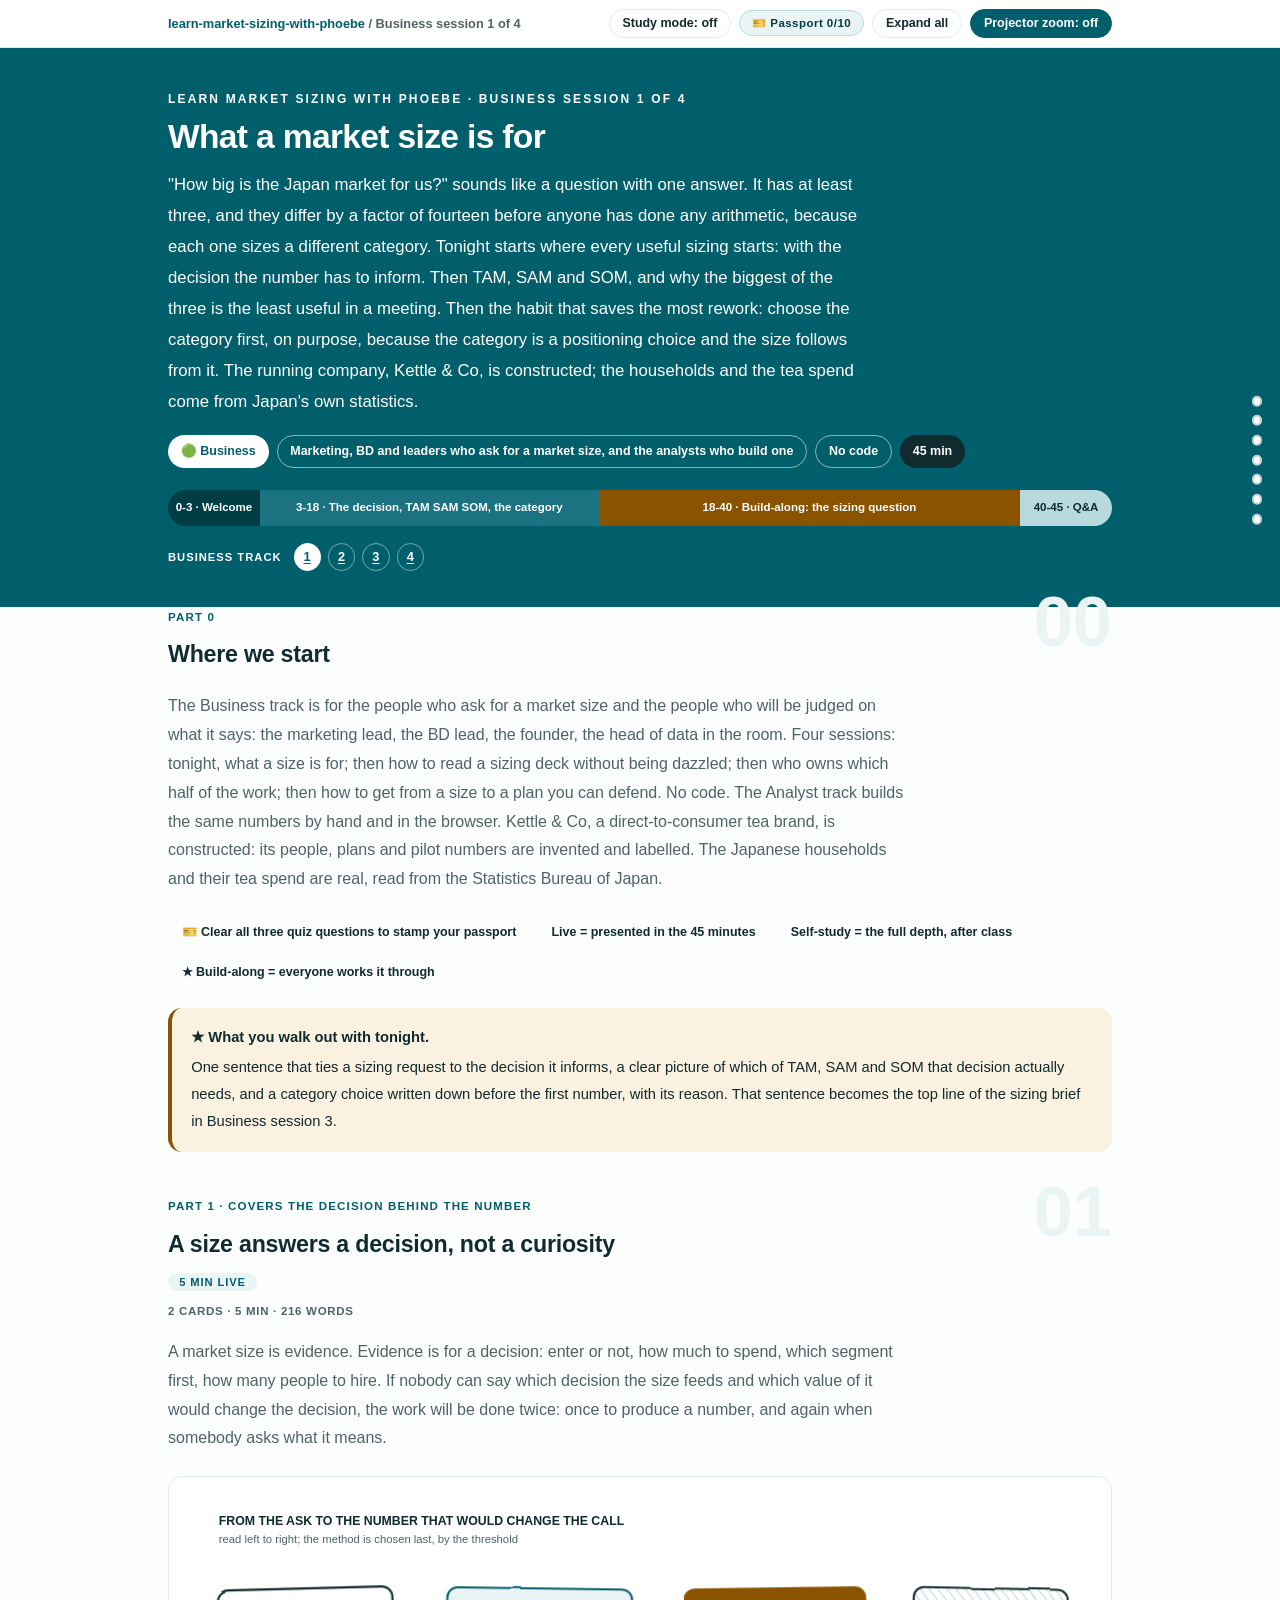
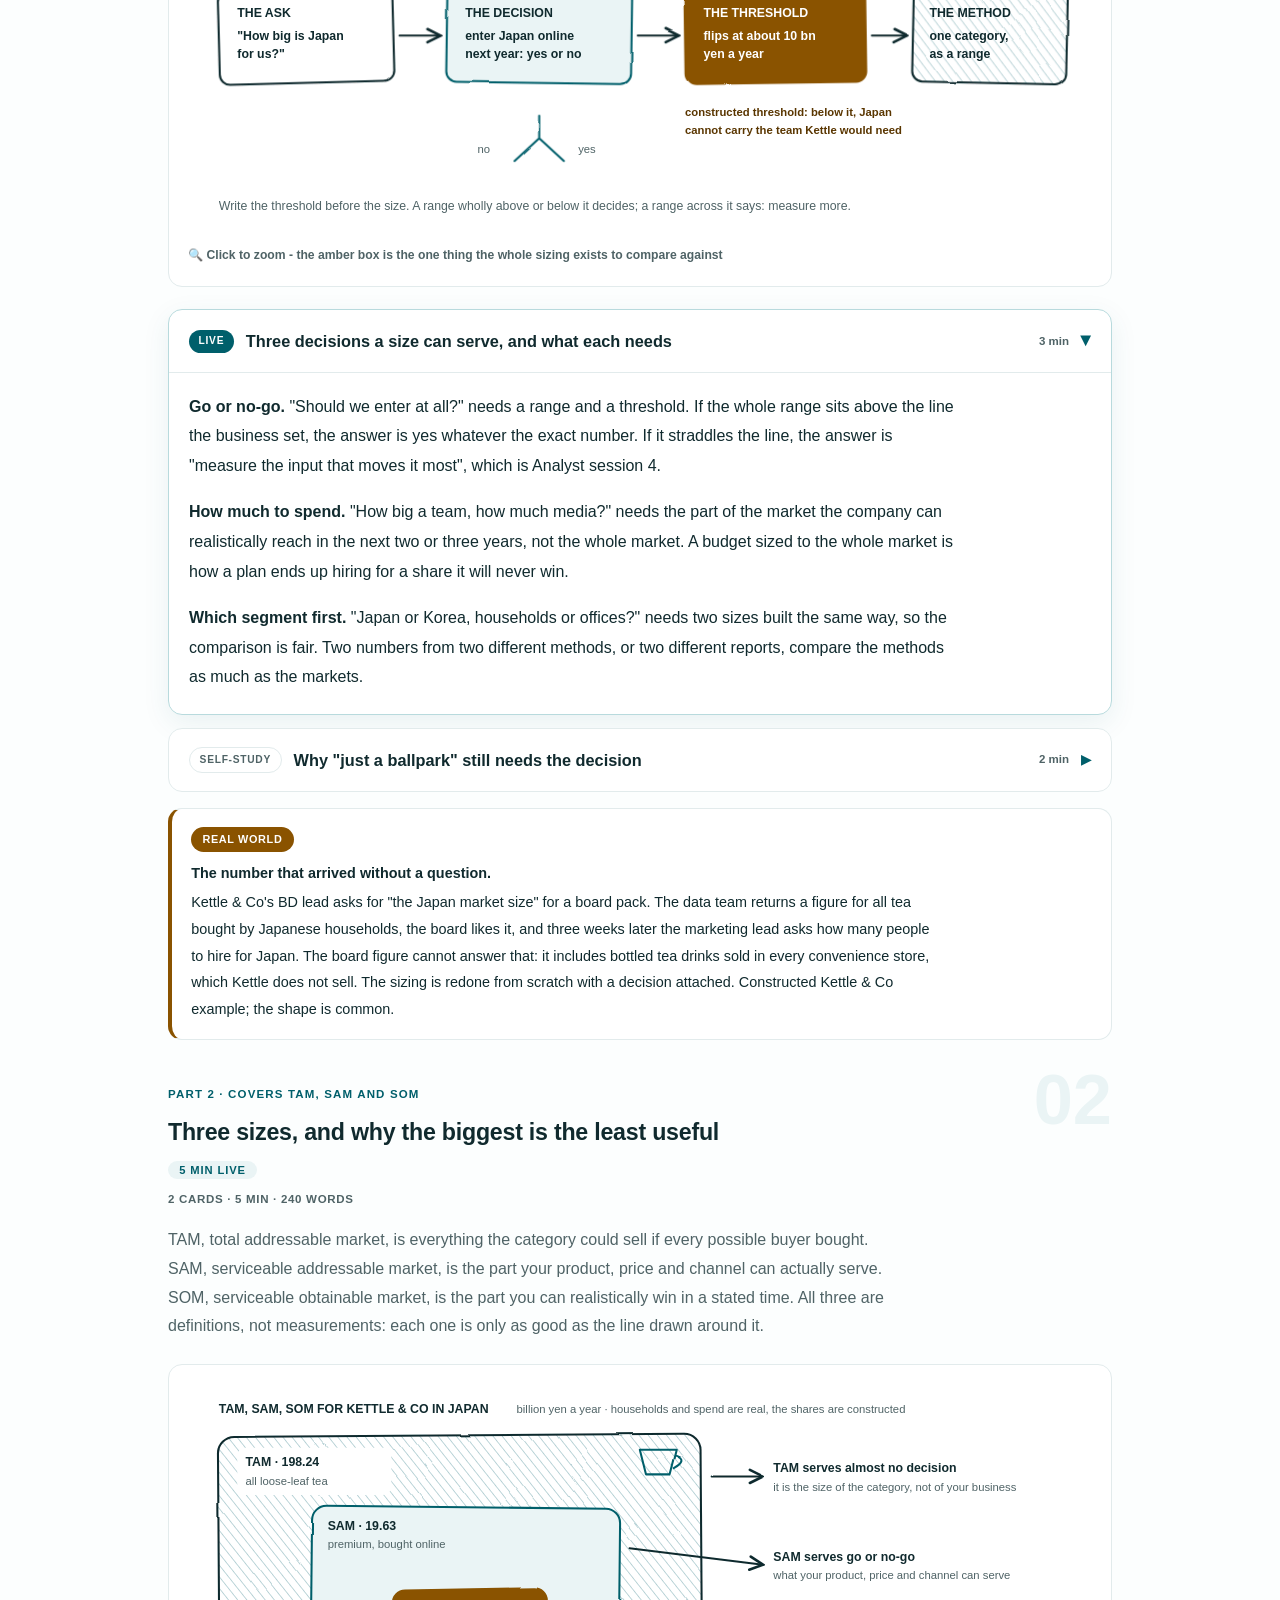
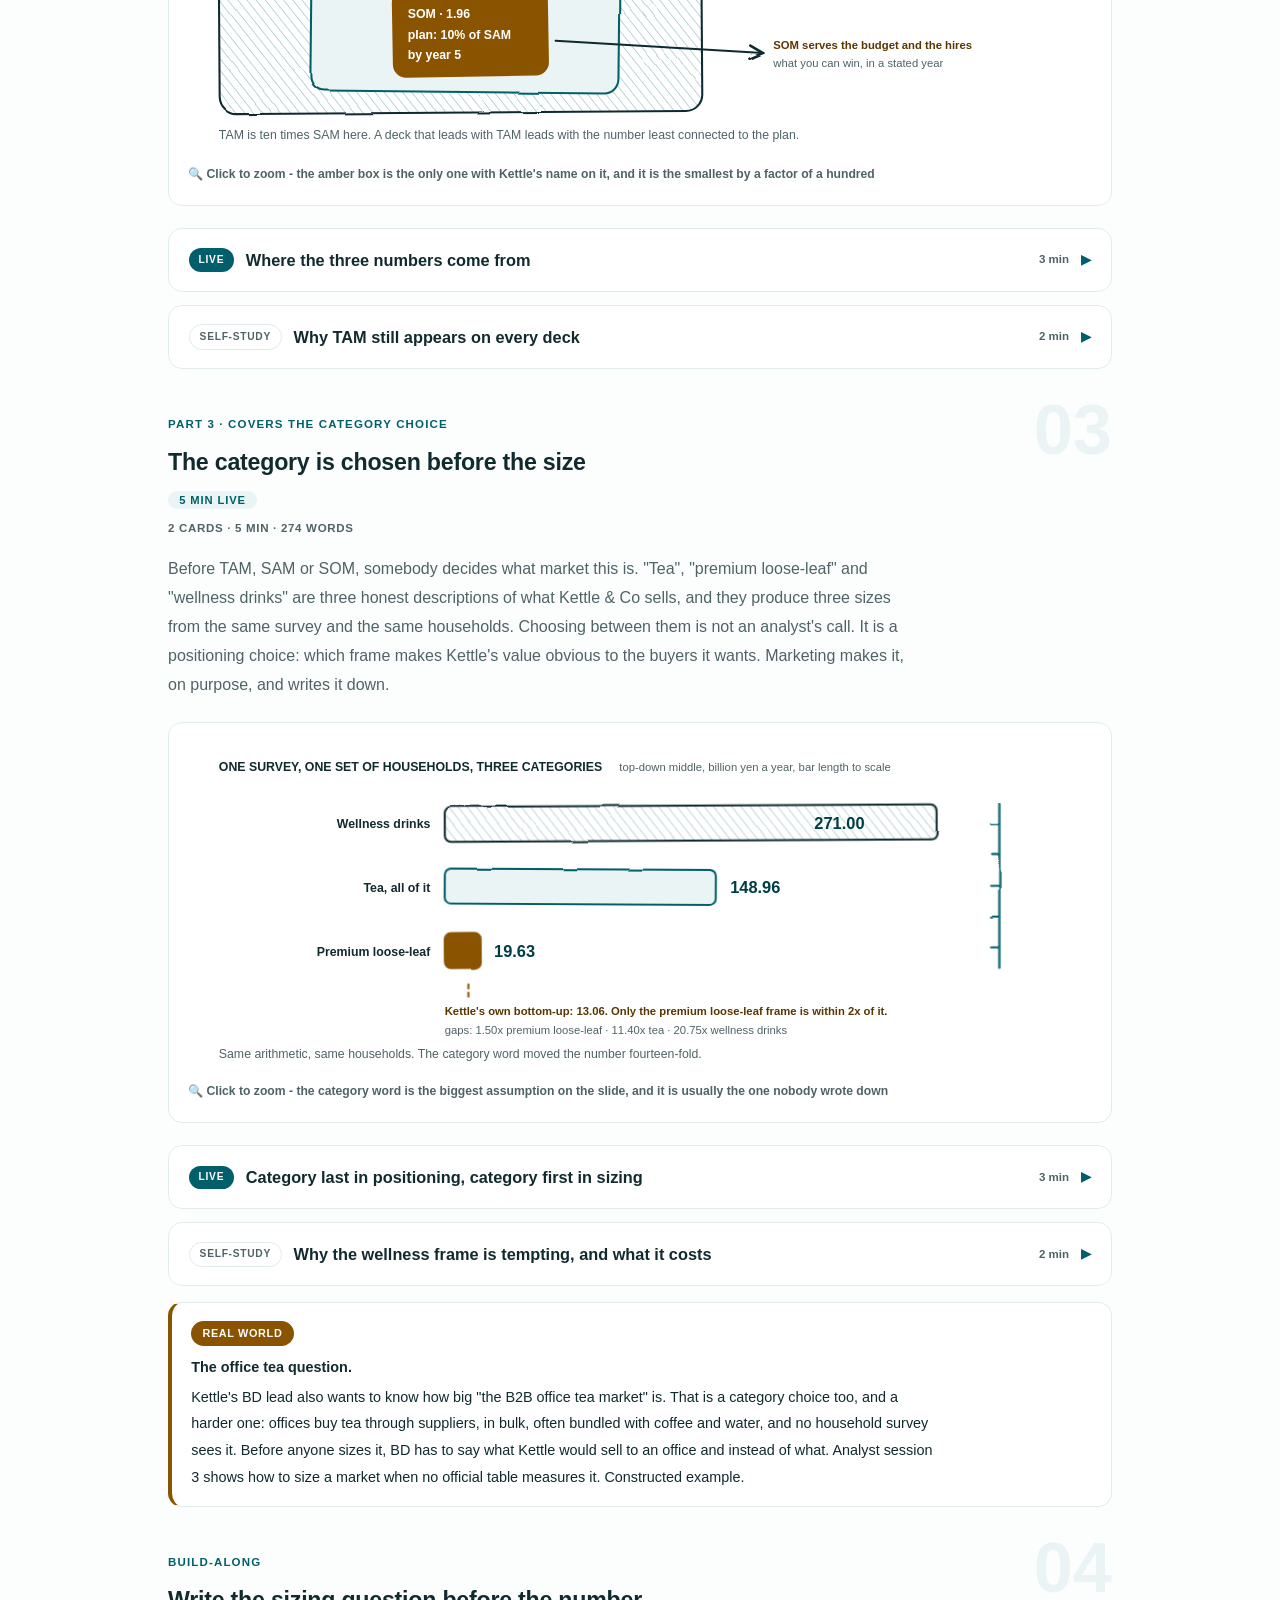
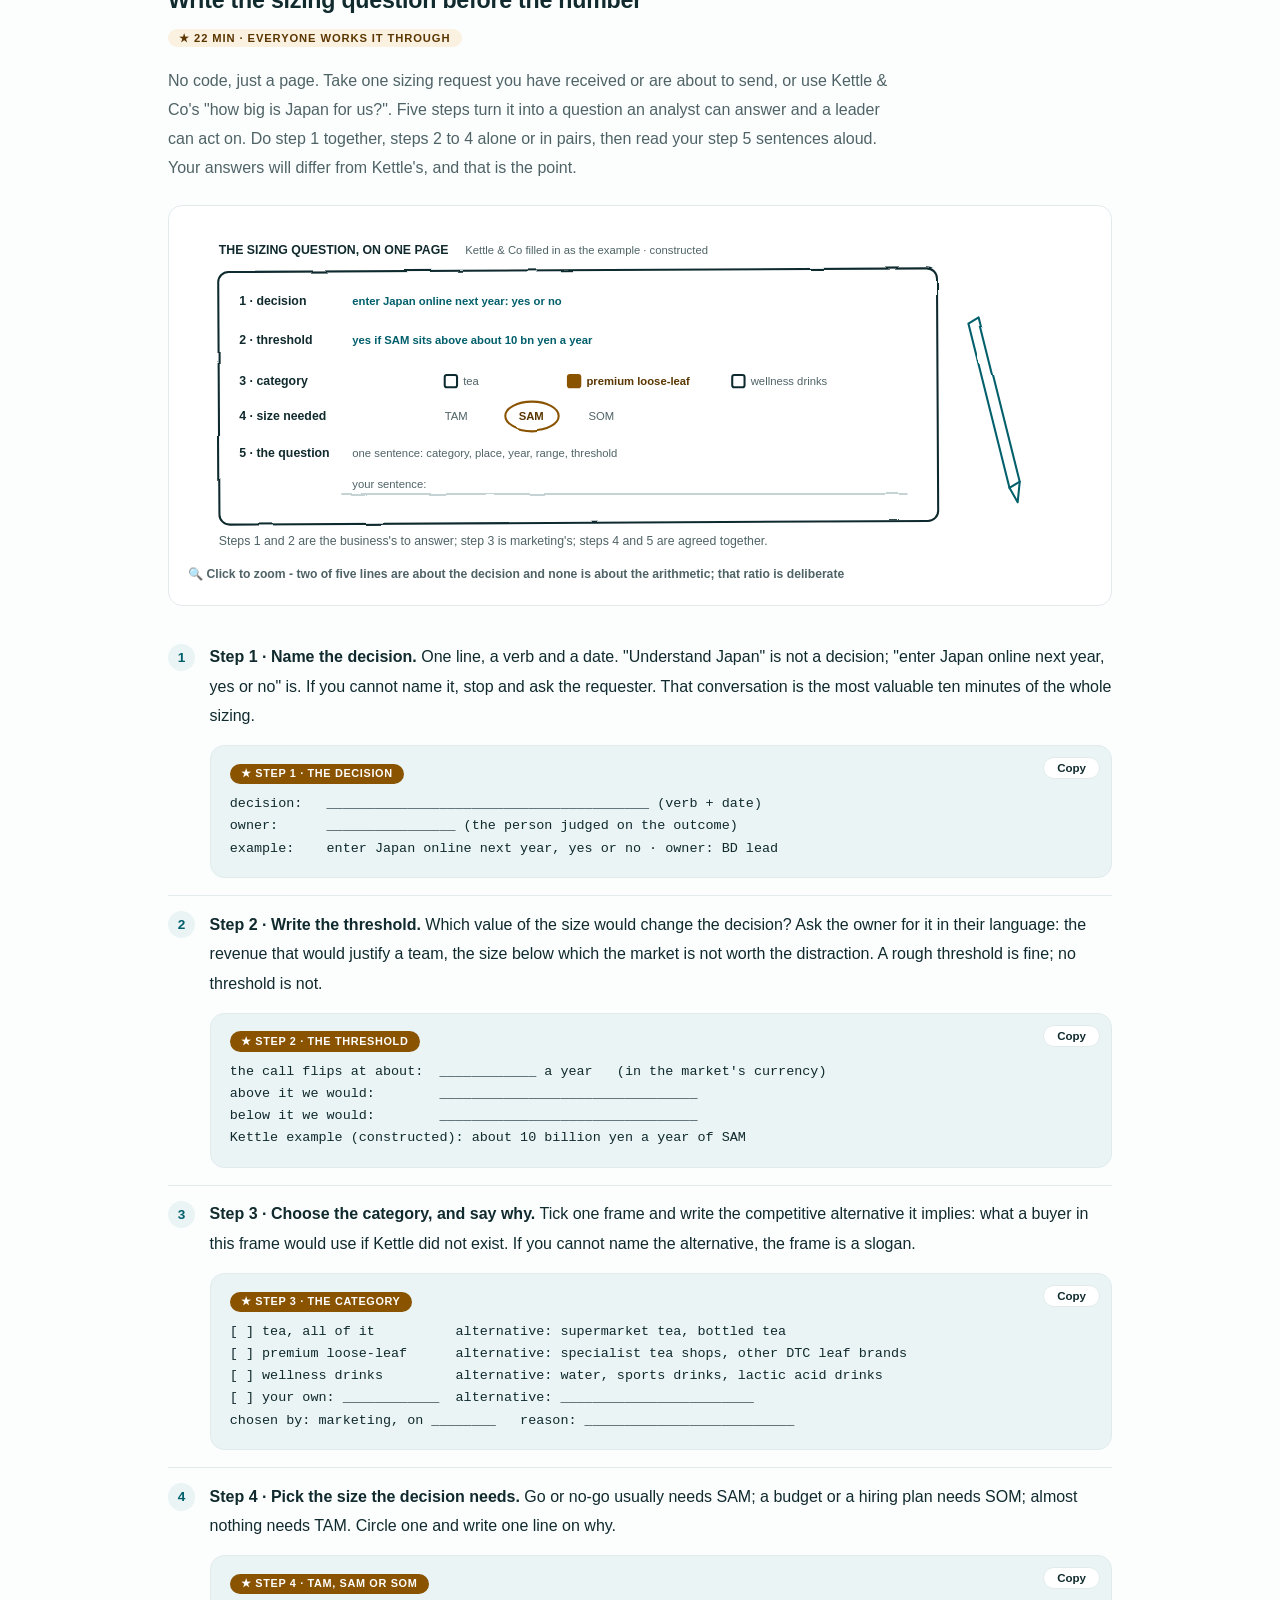
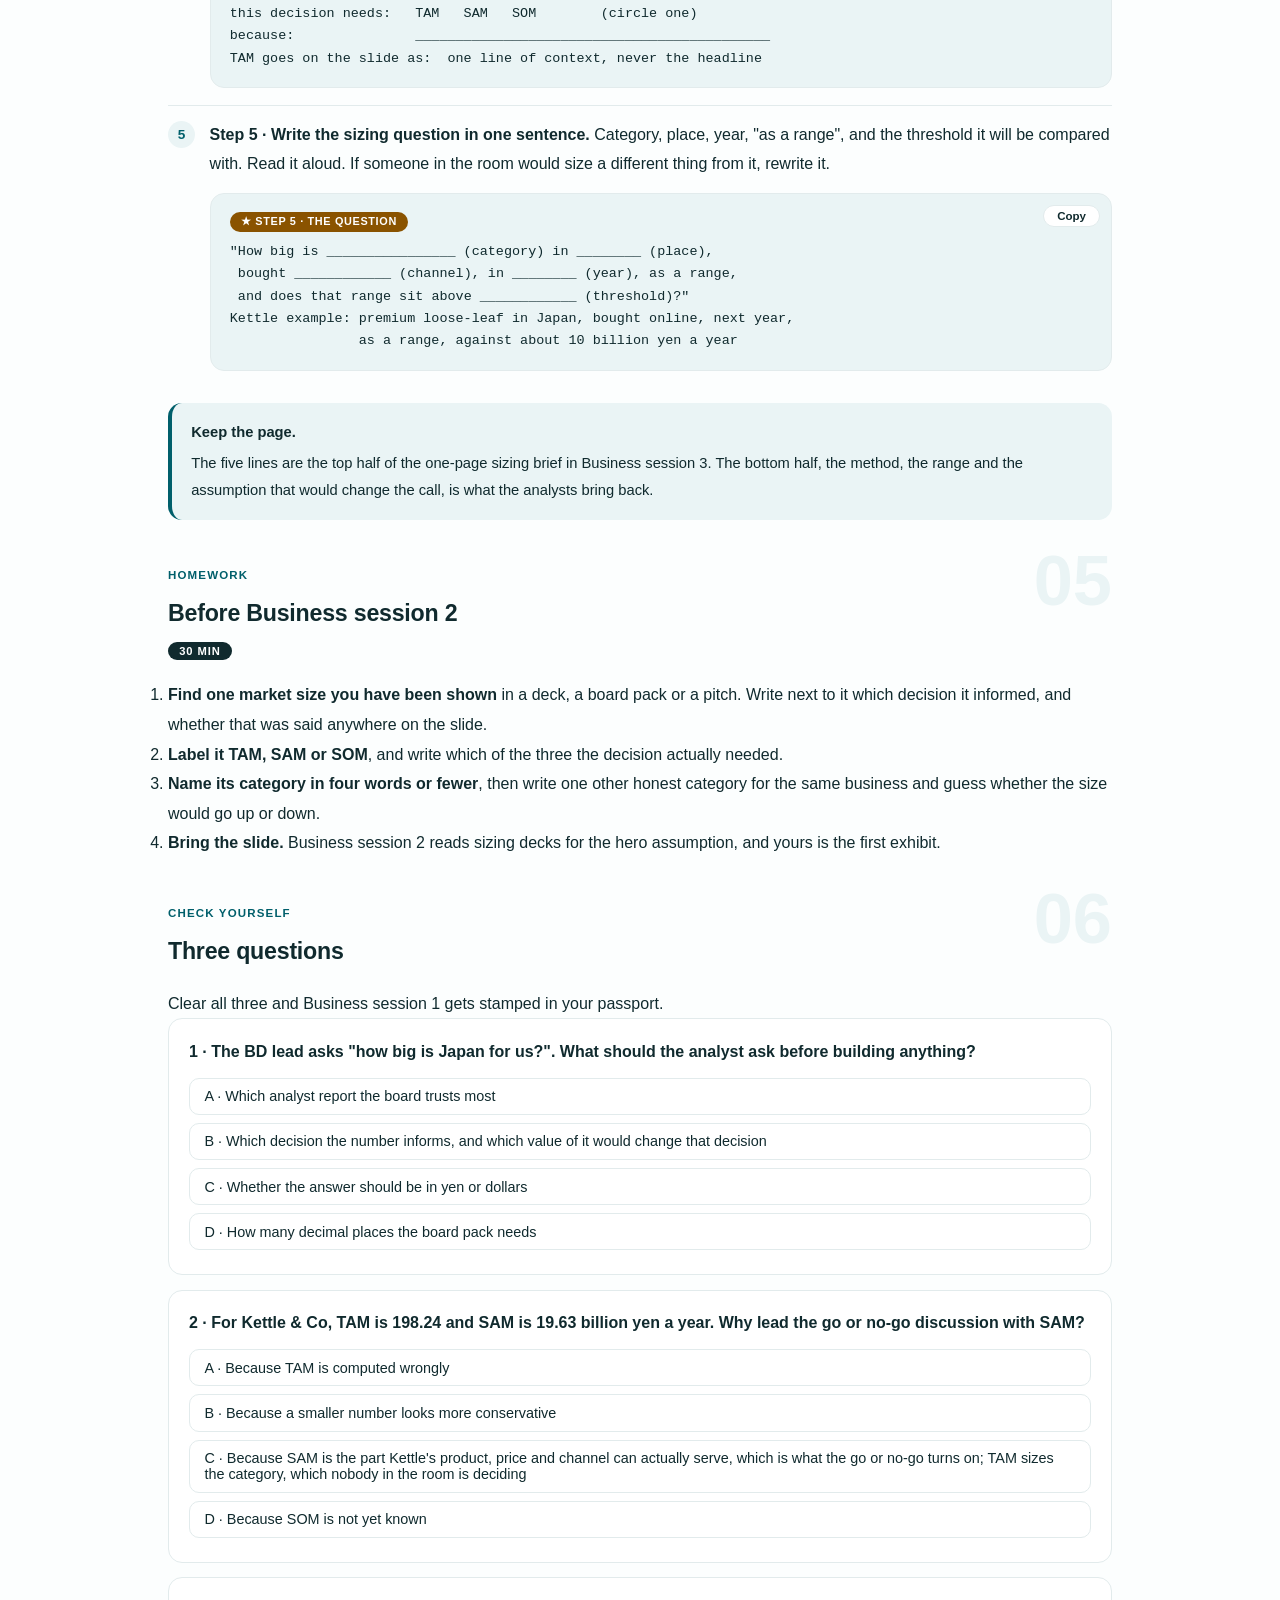
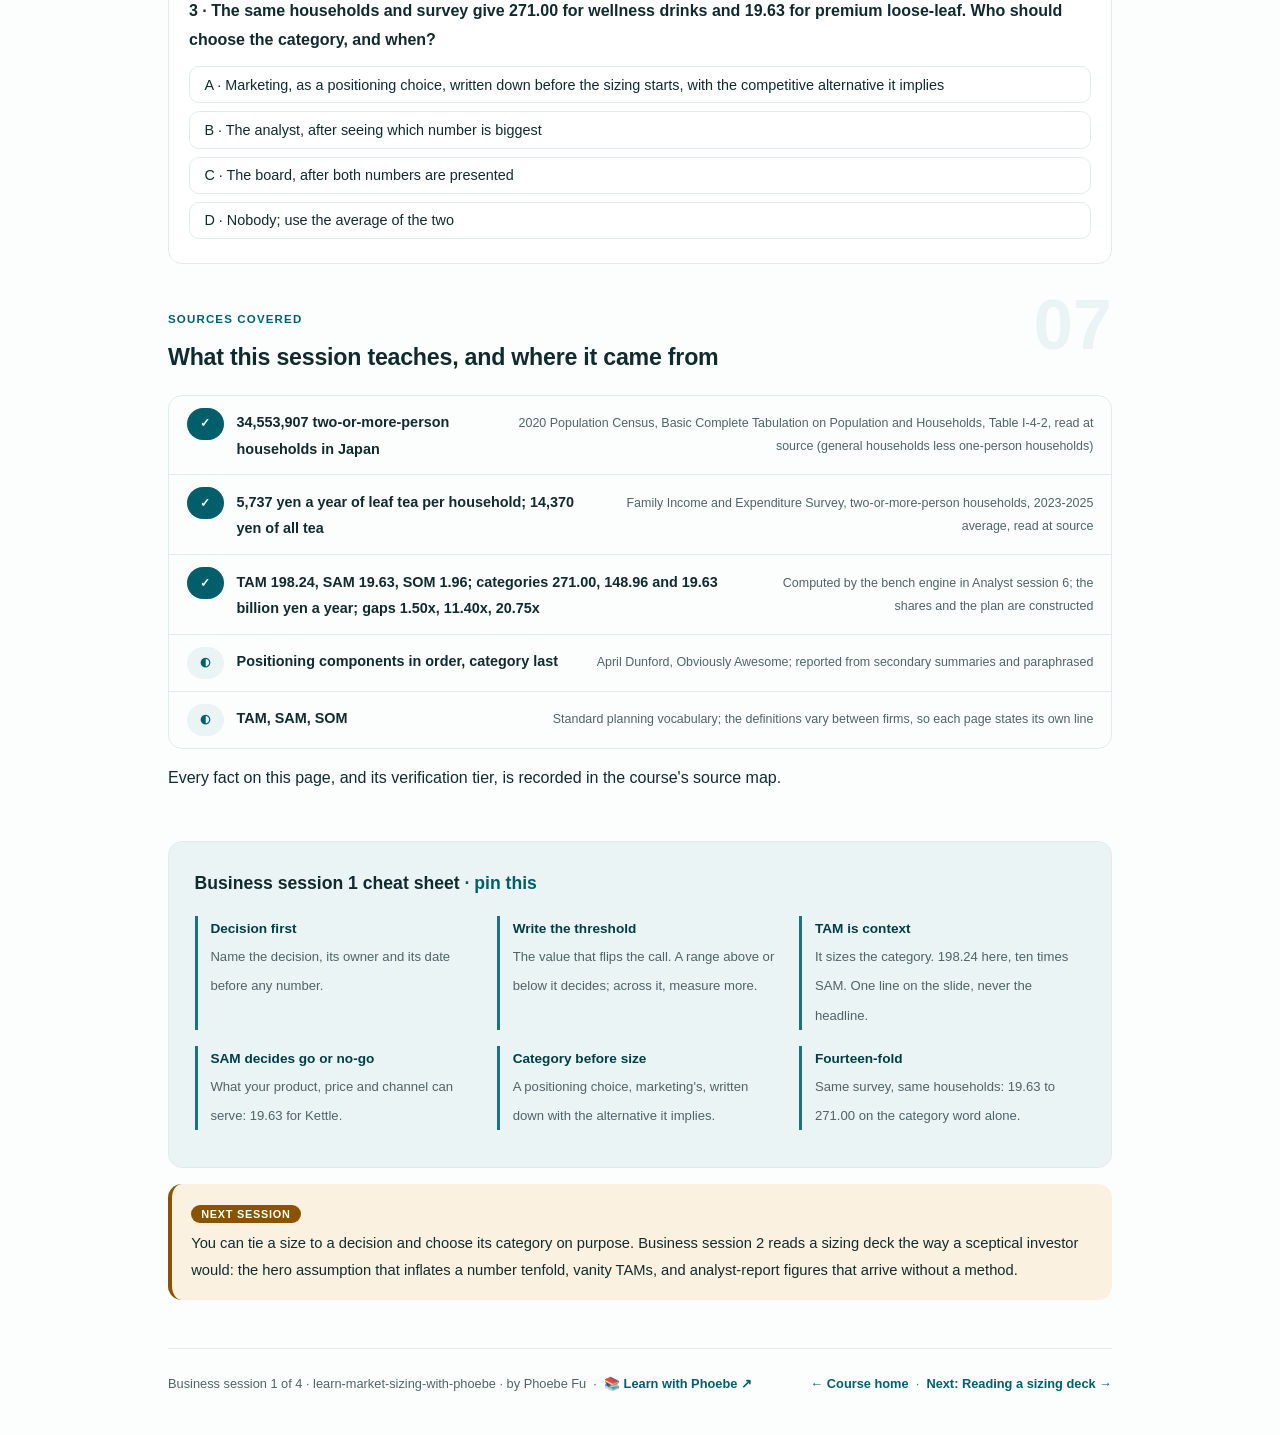
<file: courses/b1-what-a-market-size-is-for.html>
<!DOCTYPE html>
<html lang="en">
<head>
<meta charset="UTF-8">
<meta name="viewport" content="width=device-width, initial-scale=1.0">
<!-- social:start -->
<meta name="description" content="Business session 1 of 4. What a market size is for: the decision it informs, TAM, SAM and SOM and why TAM is the least useful of the three, and why the category is chosen before the size. Kettle &amp; Co, a constructed tea brand, asks how big Japan is for it.">
<meta property="og:type" content="article">
<meta property="og:site_name" content="Learn with Phoebe">
<meta property="og:title" content="What a market size is for - learn market sizing with phoebe">
<meta property="og:description" content="Business session 1 of 4. A size answers a decision, not a curiosity. The category you choose moves the number fourteen-fold before anyone does any arithmetic.">
<meta property="og:url" content="https://phoebefu6.github.io/learn-market-sizing-with-phoebe/courses/b1-what-a-market-size-is-for.html">
<meta property="og:image" content="https://phoebefu6.github.io/learn-market-sizing-with-phoebe/assets/og-cover.png">
<meta property="og:image:width" content="1200">
<meta property="og:image:height" content="630">
<meta name="twitter:card" content="summary_large_image">
<meta name="twitter:title" content="What a market size is for - learn market sizing with phoebe">
<meta name="twitter:description" content="Business session 1 of 4. The decision first, the category second, the number last.">
<meta name="twitter:image" content="https://phoebefu6.github.io/learn-market-sizing-with-phoebe/assets/og-cover.png">
<!-- social:end -->
<title>Business session 1 · What a market size is for - learn market sizing with phoebe</title>
<link rel="stylesheet" href="../assets/style.css?v=22">
</head>
<body>

<div class="toolbar">
  <div class="wrap">
    <span class="crumb"><a href="../index.html">learn-market-sizing-with-phoebe</a> / Business session 1 of 4</span>
    <button class="btn" id="toggle-all" type="button">Expand all</button>
    <button class="btn primary" id="zoom-toggle" type="button">Projector zoom: off</button>
  </div>
</div>

<header class="masthead">
  <div class="wrap">
    <div class="eyebrow">Learn Market Sizing with Phoebe · Business session 1 of 4</div>
    <h1>What a market size <span class="accent">is for</span></h1>
    <p class="sub">"How big is the Japan market for us?" sounds like a question with one answer. It has at least three, and they differ by a factor of fourteen before anyone has done any arithmetic, because each one sizes a different category. Tonight starts where every useful sizing starts: with the decision the number has to inform. Then TAM, SAM and SOM, and why the biggest of the three is the least useful in a meeting. Then the habit that saves the most rework: choose the category first, on purpose, because the category is a positioning choice and the size follows from it. The running company, Kettle &amp; Co, is constructed; the households and the tea spend come from Japan's own statistics.</p>
    <div class="chip-row">
      <span class="chip level">🟢 Business</span>
      <span class="chip audience">Marketing, BD and leaders who ask for a market size, and the analysts who build one</span>
      <span class="chip audience">No code</span>
      <span class="chip time">45 min</span>
    </div>
    <div class="agenda">
      <span class="a1" style="flex:1">0-3 · Welcome</span>
      <span class="a2" style="flex:4">3-18 · The decision, TAM SAM SOM, the category</span>
      <span class="a3" style="flex:5">18-40 · Build-along: the sizing question</span>
      <span class="a4" style="flex:1">40-45 · Q&amp;A</span>
    </div>
  </div>
</header>

<main class="wrap">

  <section class="section" id="intro">
    <div class="section-kicker">
      <span class="klabel">Part 0</span>
      <h2>Where we start</h2>
    </div>
    <p class="lede">The Business track is for the people who ask for a market size and the people who will be judged on what it says: the marketing lead, the BD lead, the founder, the head of data in the room. Four sessions: tonight, what a size is for; then how to read a sizing deck without being dazzled; then who owns which half of the work; then how to get from a size to a plan you can defend. No code. The Analyst track builds the same numbers by hand and in the browser. Kettle &amp; Co, a direct-to-consumer tea brand, is constructed: its people, plans and pilot numbers are invented and labelled. The Japanese households and their tea spend are real, read from the Statistics Bureau of Japan.</p>

    <div class="legend">
      <span class="pill">🎫 Clear all three quiz questions to stamp your passport</span>
      <span class="pill">Live = presented in the 45 minutes</span>
      <span class="pill">Self-study = the full depth, after class</span>
      <span class="pill">★ Build-along = everyone works it through</span>
    </div>

    <div class="callout win">
      <p><strong>★ What you walk out with tonight.</strong> One sentence that ties a sizing request to the decision it informs, a clear picture of which of TAM, SAM and SOM that decision actually needs, and a category choice written down before the first number, with its reason. That sentence becomes the top line of the sizing brief in Business session 3.</p>
    </div>
  </section>

  <section class="section" id="part-1">
    <div class="section-kicker">
      <span class="klabel">Part 1 · covers the decision behind the number</span>
      <h2>A size answers a decision, not a curiosity</h2>
      <span class="tag concept">5 min live</span>
    </div>
    <p class="lede">A market size is evidence. Evidence is for a decision: enter or not, how much to spend, which segment first, how many people to hire. If nobody can say which decision the size feeds and which value of it would change the decision, the work will be done twice: once to produce a number, and again when somebody asks what it means.</p>

    <figure class="zoomable">
      <svg viewBox="0 0 880 330" xmlns="http://www.w3.org/2000/svg" role="img" aria-label="A hand-drawn flow. On the left, the ask: how big is Japan for us. An arrow leads to the decision box: enter Japan online next year, yes or no. From the decision box an arrow leads to the threshold: the decision flips at about 10 billion yen a year of premium loose-leaf bought online. A final arrow leads to the method box: size that one category, as a range, and say whether the range sits above or below the threshold. A note says the threshold is constructed for Kettle and Co.">
        <defs>
          <filter id="b1aSk" x="-3%" y="-3%" width="106%" height="106%"><feTurbulence type="fractalNoise" baseFrequency="0.02" numOctaves="2" seed="7" result="n"/><feDisplacementMap in="SourceGraphic" in2="n" scale="2.4" xChannelSelector="R" yChannelSelector="G"/></filter>
          <pattern id="b1aHc" patternUnits="userSpaceOnUse" width="7" height="7" patternTransform="rotate(-38)"><line x1="0" y1="0" x2="0" y2="7" stroke="#005F6B" stroke-width="1" opacity=".5"/></pattern>
          <marker id="b1aAr" viewBox="0 0 10 10" refX="9" refY="5" markerWidth="8" markerHeight="8" orient="auto"><path d="M1 1 L9 5 L1 9" fill="none" stroke="#102A2E" stroke-width="1.6" stroke-linecap="round"/></marker>
        </defs>
        <style>
          .b1aH { font: 800 12px Inter, sans-serif; fill: #102A2E; }
          .b1aL { font: 600 12px Inter, sans-serif; fill: #102A2E; }
          .b1aS { font: 400 11px Inter, sans-serif; fill: #4F6366; }
          .b1aB { font: 800 11px Inter, sans-serif; fill: #5A3600; }
          .b1aW { font: 800 12px Inter, sans-serif; fill: #FFFFFF; }
          .b1aN { font: 400 12px Inter, sans-serif; fill: #4F6366; }
        </style>

        <text class="b1aH" x="30" y="28">FROM THE ASK TO THE NUMBER THAT WOULD CHANGE THE CALL</text>
        <text class="b1aS" x="30" y="46">read left to right; the method is chosen last, by the threshold</text>

        <g filter="url(#b1aSk)" fill="none" stroke="#102A2E" stroke-width="2" stroke-linecap="round" stroke-linejoin="round">
          <rect x="30" y="90" width="170" height="92" rx="10" transform="rotate(-1.5 115 136)" fill="#FFFFFF"/>
          <path d="M206 136 L246 136" marker-end="url(#b1aAr)"/>
          <rect x="252" y="90" width="180" height="92" rx="10" transform="rotate(0.8 342 136)" fill="#EAF4F5" stroke="#005F6B"/>
          <path d="M438 136 L478 136" marker-end="url(#b1aAr)"/>
          <rect x="484" y="90" width="176" height="92" rx="10" transform="rotate(-0.8 572 136)" fill="#8A5300" stroke="#8A5300"/>
          <path d="M666 136 L700 136" marker-end="url(#b1aAr)"/>
          <rect x="706" y="90" width="150" height="92" rx="10" transform="rotate(1.2 781 136)" fill="url(#b1aHc)"/>
          <!-- doodle: a fork in the road under the decision -->
          <path d="M342 214 L342 236 M342 236 L318 258 M342 236 L366 258" stroke="#005F6B"/>
        </g>

        <text class="b1aH" x="48" y="118">THE ASK</text>
        <text class="b1aL" x="48" y="140">"How big is Japan</text>
        <text class="b1aL" x="48" y="158">for us?"</text>

        <text class="b1aH" x="270" y="118">THE DECISION</text>
        <text class="b1aL" x="270" y="140">enter Japan online</text>
        <text class="b1aL" x="270" y="158">next year: yes or no</text>

        <text class="b1aW" x="502" y="118">THE THRESHOLD</text>
        <text class="b1aW" x="502" y="140">flips at about 10 bn</text>
        <text class="b1aW" x="502" y="158">yen a year</text>

        <text class="b1aH" x="722" y="118">THE METHOD</text>
        <text class="b1aL" x="722" y="140">one category,</text>
        <text class="b1aL" x="722" y="158">as a range</text>

        <text class="b1aS" x="380" y="250">yes</text>
        <text class="b1aS" x="282" y="250">no</text>
        <text class="b1aB" x="484" y="214">constructed threshold: below it, Japan</text>
        <text class="b1aB" x="484" y="232">cannot carry the team Kettle would need</text>

        <text class="b1aN" x="30" y="306">Write the threshold before the size. A range wholly above or below it decides; a range across it says: measure more.</text>
      </svg>
      <figcaption>🔍 Click to zoom - the amber box is the one thing the whole sizing exists to compare against</figcaption>
    </figure>

    <details class="card" open>
      <summary><span class="mode live">Live</span>Three decisions a size can serve, and what each needs<span class="mini">3 min</span><span class="caret">▶</span></summary>
      <div class="body">
        <p><strong>Go or no-go.</strong> "Should we enter at all?" needs a range and a threshold. If the whole range sits above the line the business set, the answer is yes whatever the exact number. If it straddles the line, the answer is "measure the input that moves it most", which is Analyst session 4.</p>
        <p><strong>How much to spend.</strong> "How big a team, how much media?" needs the part of the market the company can realistically reach in the next two or three years, not the whole market. A budget sized to the whole market is how a plan ends up hiring for a share it will never win.</p>
        <p><strong>Which segment first.</strong> "Japan or Korea, households or offices?" needs two sizes built the same way, so the comparison is fair. Two numbers from two different methods, or two different reports, compare the methods as much as the markets.</p>
      </div>
    </details>

    <details class="card">
      <summary><span class="mode self">Self-study</span>Why "just a ballpark" still needs the decision<span class="mini">2 min</span><span class="caret">▶</span></summary>
      <div class="body">
        <p>A ballpark is a range with a wide band. It is still useful, as long as somebody knows which threshold the band is being compared with. "Somewhere between 10 and 30 billion yen" decides a go or no-go if the line is at 5, and decides nothing if the line is at 20. Asking for the threshold is not bureaucracy; it is how an analyst knows when to stop measuring.</p>
      </div>
    </details>

    <div class="callout example">
      <span class="ex-pill">Real world</span>
      <p><strong>The number that arrived without a question.</strong> Kettle &amp; Co's BD lead asks for "the Japan market size" for a board pack. The data team returns a figure for all tea bought by Japanese households, the board likes it, and three weeks later the marketing lead asks how many people to hire for Japan. The board figure cannot answer that: it includes bottled tea drinks sold in every convenience store, which Kettle does not sell. The sizing is redone from scratch with a decision attached. Constructed Kettle &amp; Co example; the shape is common.</p>
    </div>
  </section>

  <section class="section" id="part-2">
    <div class="section-kicker">
      <span class="klabel">Part 2 · covers TAM, SAM and SOM</span>
      <h2>Three sizes, and why the biggest is the least useful</h2>
      <span class="tag concept">5 min live</span>
    </div>
    <p class="lede">TAM, total addressable market, is everything the category could sell if every possible buyer bought. SAM, serviceable addressable market, is the part your product, price and channel can actually serve. SOM, serviceable obtainable market, is the part you can realistically win in a stated time. All three are definitions, not measurements: each one is only as good as the line drawn around it.</p>

    <figure class="zoomable">
      <svg viewBox="0 0 880 360" xmlns="http://www.w3.org/2000/svg" role="img" aria-label="Three nested hand-drawn shapes. The outer one, TAM, all loose-leaf tea bought by two-or-more-person households in Japan, 198.24 billion yen a year. Inside it, SAM, the premium share bought online, 19.63 billion yen a year. Inside that, SOM, Kettle and Co's year-5 plan of 10 percent of SAM, 1.96 billion yen a year. Labels on the right say which decision each one serves: TAM serves almost none, SAM serves go or no-go, SOM serves the budget and the hiring plan.">
        <defs>
          <filter id="b1bSk" x="-3%" y="-3%" width="106%" height="106%"><feTurbulence type="fractalNoise" baseFrequency="0.02" numOctaves="2" seed="13" result="n"/><feDisplacementMap in="SourceGraphic" in2="n" scale="2.4" xChannelSelector="R" yChannelSelector="G"/></filter>
          <pattern id="b1bHc" patternUnits="userSpaceOnUse" width="7" height="7" patternTransform="rotate(-38)"><line x1="0" y1="0" x2="0" y2="7" stroke="#005F6B" stroke-width="1" opacity=".5"/></pattern>
          <marker id="b1bAr" viewBox="0 0 10 10" refX="9" refY="5" markerWidth="8" markerHeight="8" orient="auto"><path d="M1 1 L9 5 L1 9" fill="none" stroke="#102A2E" stroke-width="1.6" stroke-linecap="round"/></marker>
        </defs>
        <style>
          .b1bH { font: 800 12px Inter, sans-serif; fill: #102A2E; }
          .b1bL { font: 600 12px Inter, sans-serif; fill: #102A2E; }
          .b1bS { font: 400 11px Inter, sans-serif; fill: #4F6366; }
          .b1bB { font: 800 11px Inter, sans-serif; fill: #5A3600; }
          .b1bV { font: 800 16px Inter, sans-serif; fill: #003D45; }
          .b1bW { font: 800 12px Inter, sans-serif; fill: #FFFFFF; }
          .b1bN { font: 400 12px Inter, sans-serif; fill: #4F6366; }
        </style>

        <text class="b1bH" x="30" y="28">TAM, SAM, SOM FOR KETTLE &amp; CO IN JAPAN</text>
        <text class="b1bS" x="320" y="28">billion yen a year · households and spend are real, the shares are constructed</text>

        <g filter="url(#b1bSk)" fill="none" stroke="#102A2E" stroke-width="2" stroke-linecap="round" stroke-linejoin="round">
          <rect x="30" y="50" width="470" height="270" rx="16" transform="rotate(-0.4 265 185)" fill="url(#b1bHc)"/>
          <rect x="120" y="120" width="300" height="180" rx="14" transform="rotate(0.6 270 210)" fill="#EAF4F5" stroke="#005F6B"/>
          <rect x="200" y="200" width="150" height="84" rx="12" transform="rotate(-1 275 242)" fill="#8A5300" stroke="#8A5300"/>
          <path d="M510 90 L560 90" marker-end="url(#b1bAr)"/>
          <path d="M430 160 L560 176" marker-end="url(#b1bAr)"/>
          <path d="M358 250 L560 262" marker-end="url(#b1bAr)"/>
          <!-- doodle: a teacup by the outer box -->
          <path d="M440 64 L476 64 L470 88 L446 88 Z" stroke="#005F6B"/>
          <path d="M476 70 Q488 74 474 82" stroke="#005F6B"/>
        </g>

        <rect x="48" y="62" width="150" height="46" rx="8" fill="#FFFFFF"/>
        <text class="b1bH" x="56" y="80">TAM · 198.24</text>
        <text class="b1bS" x="56" y="98">all loose-leaf tea</text>
        <text class="b1bH" x="136" y="142">SAM · 19.63</text>
        <text class="b1bS" x="136" y="160">premium, bought online</text>
        <text class="b1bW" x="214" y="228">SOM · 1.96</text>
        <text class="b1bW" x="214" y="248">plan: 10% of SAM</text>
        <text class="b1bW" x="214" y="268">by year 5</text>

        <text class="b1bL" x="570" y="86">TAM serves almost no decision</text>
        <text class="b1bS" x="570" y="104">it is the size of the category, not of your business</text>
        <text class="b1bL" x="570" y="172">SAM serves go or no-go</text>
        <text class="b1bS" x="570" y="190">what your product, price and channel can serve</text>
        <text class="b1bB" x="570" y="258">SOM serves the budget and the hires</text>
        <text class="b1bS" x="570" y="276">what you can win, in a stated year</text>

        <text class="b1bN" x="30" y="346">TAM is ten times SAM here. A deck that leads with TAM leads with the number least connected to the plan.</text>
      </svg>
      <figcaption>🔍 Click to zoom - the amber box is the only one with Kettle's name on it, and it is the smallest by a factor of a hundred</figcaption>
    </figure>

    <details class="card">
      <summary><span class="mode live">Live</span>Where the three numbers come from<span class="mini">3 min</span><span class="caret">▶</span></summary>
      <div class="body">
        <p><strong>TAM, 198.24 billion yen a year.</strong> 34,553,907 two-or-more-person households in the 2020 Census, times 5,737 yen a year that the average such household spends on green, black and other leaf tea in the Family Income and Expenditure Survey (2023-2025 average). Both inputs are real. It is the bench's "every tea drinker is our customer" rung.</p>
        <p><strong>SAM, 19.63 billion yen a year.</strong> The same households and spend, times two constructed Kettle &amp; Co assumptions: a third of leaf spend is premium (0.33), and three in ten of those purchases happen online (0.30). The household count and the survey spend stay real; the shares are planning assumptions the Analyst track turns into ranges.</p>
        <p><strong>SOM, 1.96 billion yen a year.</strong> Kettle &amp; Co's own constructed year-5 plan: 10 percent of SAM. Whether 10 percent is realistic is a separate question, and Business session 4 and Analyst session 5 treat it as one.</p>
        <p>Every number here is printed by the bench in Analyst session 6. Your numbers will differ as soon as you change an assumption there.</p>
      </div>
    </details>

    <details class="card">
      <summary><span class="mode self">Self-study</span>Why TAM still appears on every deck<span class="mini">2 min</span><span class="caret">▶</span></summary>
      <div class="body">
        <p>TAM is the number that makes a room lean forward, and it is the hardest to argue with, because it is mostly real statistics. The weakness is not that it is wrong. It is that it answers "how big is the category", which nobody in the room has to decide. Keep it on the slide as context, one line, and put the decision against SAM and SOM.</p>
      </div>
    </details>
  </section>

  <section class="section" id="part-3">
    <div class="section-kicker">
      <span class="klabel">Part 3 · covers the category choice</span>
      <h2>The category is chosen before the size</h2>
      <span class="tag concept">5 min live</span>
    </div>
    <p class="lede">Before TAM, SAM or SOM, somebody decides what market this is. "Tea", "premium loose-leaf" and "wellness drinks" are three honest descriptions of what Kettle &amp; Co sells, and they produce three sizes from the same survey and the same households. Choosing between them is not an analyst's call. It is a positioning choice: which frame makes Kettle's value obvious to the buyers it wants. Marketing makes it, on purpose, and writes it down.</p>

    <figure class="zoomable">
      <svg viewBox="0 0 880 320" xmlns="http://www.w3.org/2000/svg" role="img" aria-label="Three hand-drawn bars, the top-down size of the same Kettle and Co market under three category choices, billion yen a year, with the online share applied to all three. Wellness drinks: 271.00. Tea, all of it: 148.96. Premium loose-leaf: 19.63, the only bar filled in amber. A note says the bottom-up from Kettle's own pilot is 13.06, and only the premium loose-leaf frame is within a factor of two of it.">
        <defs>
          <filter id="b1cSk" x="-3%" y="-3%" width="106%" height="106%"><feTurbulence type="fractalNoise" baseFrequency="0.02" numOctaves="2" seed="19" result="n"/><feDisplacementMap in="SourceGraphic" in2="n" scale="2.4" xChannelSelector="R" yChannelSelector="G"/></filter>
          <pattern id="b1cHc" patternUnits="userSpaceOnUse" width="7" height="7" patternTransform="rotate(-38)"><line x1="0" y1="0" x2="0" y2="7" stroke="#005F6B" stroke-width="1" opacity=".5"/></pattern>
          <marker id="b1cAr" viewBox="0 0 10 10" refX="9" refY="5" markerWidth="8" markerHeight="8" orient="auto"><path d="M1 1 L9 5 L1 9" fill="none" stroke="#102A2E" stroke-width="1.6" stroke-linecap="round"/></marker>
        </defs>
        <style>
          .b1cH { font: 800 12px Inter, sans-serif; fill: #102A2E; }
          .b1cL { font: 600 12px Inter, sans-serif; fill: #102A2E; }
          .b1cS { font: 400 11px Inter, sans-serif; fill: #4F6366; }
          .b1cB { font: 800 11px Inter, sans-serif; fill: #5A3600; }
          .b1cV { font: 800 16px Inter, sans-serif; fill: #003D45; }
          .b1cN { font: 400 12px Inter, sans-serif; fill: #4F6366; }
        </style>

        <text class="b1cH" x="30" y="28">ONE SURVEY, ONE SET OF HOUSEHOLDS, THREE CATEGORIES</text>
        <text class="b1cS" x="420" y="28">top-down middle, billion yen a year, bar length to scale</text>

        <g filter="url(#b1cSk)" fill="none" stroke="#102A2E" stroke-width="2" stroke-linecap="round" stroke-linejoin="round">
          <rect x="250" y="62" width="480" height="34" rx="6" transform="rotate(-0.3 490 79)" fill="url(#b1cHc)"/>
          <rect x="250" y="124" width="264" height="34" rx="6" transform="rotate(0.3 382 141)" fill="#EAF4F5" stroke="#005F6B"/>
          <rect x="250" y="186" width="35" height="34" rx="6" transform="rotate(-0.5 267 203)" fill="#8A5300" stroke="#8A5300"/>
          <path d="M273 248 L273 232" stroke="#8A5300" stroke-dasharray="4 4"/>
          <!-- doodle: a ruler beside the bars -->
          <path d="M790 60 L790 220 M782 80 L790 80 M782 110 L790 110 M782 140 L790 140 M782 170 L790 170 M782 200 L790 200" stroke="#005F6B"/>
        </g>

        <text class="b1cL" x="236" y="84" text-anchor="end">Wellness drinks</text>
        <text class="b1cL" x="236" y="146" text-anchor="end">Tea, all of it</text>
        <text class="b1cL" x="236" y="208" text-anchor="end">Premium loose-leaf</text>
        <text class="b1cV" x="610" y="85">271.00</text>
        <text class="b1cV" x="528" y="147">148.96</text>
        <text class="b1cV" x="298" y="209">19.63</text>

        <text class="b1cB" x="250" y="266">Kettle's own bottom-up: 13.06. Only the premium loose-leaf frame is within 2x of it.</text>
        <text class="b1cS" x="250" y="284">gaps: 1.50x premium loose-leaf · 11.40x tea · 20.75x wellness drinks</text>

        <text class="b1cN" x="30" y="308">Same arithmetic, same households. The category word moved the number fourteen-fold.</text>
      </svg>
      <figcaption>🔍 Click to zoom - the category word is the biggest assumption on the slide, and it is usually the one nobody wrote down</figcaption>
    </figure>

    <details class="card">
      <summary><span class="mode live">Live</span>Category last in positioning, category first in sizing<span class="mini">3 min</span><span class="caret">▶</span></summary>
      <div class="body">
        <p>April Dunford's positioning method, as summarised in her book Obviously Awesome (reported here from secondary summaries, not quoted), works in a fixed order: start from the competitive alternatives a buyer would use if you did not exist, then the attributes only you have, the value those attributes create, the buyers who care most about that value, and only then the market category, chosen as the frame that makes the value obvious.</p>
        <p>That order matters for sizing. The category is the output of positioning, and it is the input to sizing. If Kettle positions against supermarket tea bags, "tea" is the frame and the market is enormous and crowded. If it positions against specialist tea shops for people who brew leaf at home, "premium loose-leaf" is the frame, the market is smaller and the plan is believable. Sizing cannot choose for marketing. It can show marketing what each choice implies.</p>
        <p>The positioning work itself belongs to marketing and is taught in <a href="https://phoebefu6.github.io/learn-marketing-with-phoebe/courses/02-the-promise.html">Marketing, session 2 ↗</a>. Strategy frameworks around the choice live in <a href="https://phoebefu6.github.io/learn-strategic-thinking-with-phoebe/">Strategic Thinking ↗</a>.</p>
      </div>
    </details>

    <details class="card">
      <summary><span class="mode self">Self-study</span>Why the wellness frame is tempting, and what it costs<span class="mini">2 min</span><span class="caret">▶</span></summary>
      <div class="body">
        <p>The wellness drinks frame adds mineral water, sports drinks and lactic acid drinks to tea. It is 271.00 billion yen at the middle, the biggest number on the page, and it is defensible on a slide: tea is a wellness drink. The cost shows up the moment anyone builds the bottom-up. Kettle's pilot customers buy leaf tea; none of them told Kettle they were choosing between leaf tea and a sports drink. The gap between the two methods widens to 20.75x, and no single input inside its range can close it, because the two methods are now sizing different things.</p>
      </div>
    </details>

    <div class="callout example">
      <span class="ex-pill">Real world</span>
      <p><strong>The office tea question.</strong> Kettle's BD lead also wants to know how big "the B2B office tea market" is. That is a category choice too, and a harder one: offices buy tea through suppliers, in bulk, often bundled with coffee and water, and no household survey sees it. Before anyone sizes it, BD has to say what Kettle would sell to an office and instead of what. Analyst session 3 shows how to size a market when no official table measures it. Constructed example.</p>
    </div>
  </section>

  <section class="section" id="demo-1">
    <div class="section-kicker">
      <span class="klabel">Build-along</span>
      <h2>Write the sizing question before the number</h2>
      <span class="tag demo">★ 22 min · everyone works it through</span>
    </div>
    <p class="lede">No code, just a page. Take one sizing request you have received or are about to send, or use Kettle &amp; Co's "how big is Japan for us?". Five steps turn it into a question an analyst can answer and a leader can act on. Do step 1 together, steps 2 to 4 alone or in pairs, then read your step 5 sentences aloud. Your answers will differ from Kettle's, and that is the point.</p>

    <figure class="zoomable">
      <svg viewBox="0 0 880 320" xmlns="http://www.w3.org/2000/svg" role="img" aria-label="A hand-drawn worksheet with five lines. Line 1, the decision, filled for Kettle: enter Japan online next year. Line 2, the threshold, filled: about 10 billion yen a year of SAM. Line 3, the category, with three tick boxes, tea, premium loose-leaf and wellness drinks, the premium box ticked. Line 4, which size the decision needs, TAM, SAM or SOM, with SAM circled. Line 5, the one-sentence question, blank. A pencil lies beside the sheet.">
        <defs>
          <filter id="b1dSk" x="-3%" y="-3%" width="106%" height="106%"><feTurbulence type="fractalNoise" baseFrequency="0.02" numOctaves="2" seed="29" result="n"/><feDisplacementMap in="SourceGraphic" in2="n" scale="2.4" xChannelSelector="R" yChannelSelector="G"/></filter>
          <pattern id="b1dHc" patternUnits="userSpaceOnUse" width="7" height="7" patternTransform="rotate(-38)"><line x1="0" y1="0" x2="0" y2="7" stroke="#005F6B" stroke-width="1" opacity=".5"/></pattern>
          <marker id="b1dAr" viewBox="0 0 10 10" refX="9" refY="5" markerWidth="8" markerHeight="8" orient="auto"><path d="M1 1 L9 5 L1 9" fill="none" stroke="#102A2E" stroke-width="1.6" stroke-linecap="round"/></marker>
        </defs>
        <style>
          .b1dH { font: 800 12px Inter, sans-serif; fill: #102A2E; }
          .b1dL { font: 600 12px Inter, sans-serif; fill: #102A2E; }
          .b1dS { font: 400 11px Inter, sans-serif; fill: #4F6366; }
          .b1dB { font: 800 11px Inter, sans-serif; fill: #5A3600; }
          .b1dA { font: 700 11px Inter, sans-serif; fill: #005F6B; }
          .b1dN { font: 400 12px Inter, sans-serif; fill: #4F6366; }
        </style>

        <text class="b1dH" x="30" y="28">THE SIZING QUESTION, ON ONE PAGE</text>
        <text class="b1dS" x="270" y="28">Kettle &amp; Co filled in as the example · constructed</text>

        <g filter="url(#b1dSk)" fill="none" stroke="#102A2E" stroke-width="2" stroke-linecap="round" stroke-linejoin="round">
          <rect x="30" y="44" width="700" height="246" rx="10" transform="rotate(-0.3 380 167)" fill="#FFFFFF"/>
          <rect x="250" y="146" width="12" height="12" rx="2"/>
          <rect x="370" y="146" width="12" height="12" rx="2" fill="#8A5300" stroke="#8A5300"/>
          <rect x="530" y="146" width="12" height="12" rx="2"/>
          <ellipse cx="335" cy="186" rx="26" ry="14" stroke="#8A5300"/>
          <path d="M150 262 L700 262" stroke="#C5D3D5"/>
          <!-- doodle: a pencil -->
          <path d="M770 90 L810 250 L800 256 L760 96 Z" stroke="#005F6B"/>
          <path d="M800 256 L808 270 L810 250" stroke="#005F6B"/>
        </g>

        <text class="b1dL" x="50" y="78">1 · decision</text>
        <text class="b1dA" x="160" y="78">enter Japan online next year: yes or no</text>
        <text class="b1dL" x="50" y="116">2 · threshold</text>
        <text class="b1dA" x="160" y="116">yes if SAM sits above about 10 bn yen a year</text>
        <text class="b1dL" x="50" y="156">3 · category</text>
        <text class="b1dS" x="268" y="156">tea</text>
        <text class="b1dB" x="388" y="156">premium loose-leaf</text>
        <text class="b1dS" x="548" y="156">wellness drinks</text>
        <text class="b1dL" x="50" y="190">4 · size needed</text>
        <text class="b1dS" x="250" y="190">TAM</text>
        <text class="b1dB" x="322" y="190">SAM</text>
        <text class="b1dS" x="390" y="190">SOM</text>
        <text class="b1dL" x="50" y="226">5 · the question</text>
        <text class="b1dS" x="160" y="226">one sentence: category, place, year, range, threshold</text>
        <text class="b1dS" x="160" y="256">your sentence:</text>

        <text class="b1dN" x="30" y="312">Steps 1 and 2 are the business's to answer; step 3 is marketing's; steps 4 and 5 are agreed together.</text>
      </svg>
      <figcaption>🔍 Click to zoom - two of five lines are about the decision and none is about the arithmetic; that ratio is deliberate</figcaption>
    </figure>

    <div class="steps">
      <div class="step">
        <p><strong>Step 1 · Name the decision.</strong> One line, a verb and a date. "Understand Japan" is not a decision; "enter Japan online next year, yes or no" is. If you cannot name it, stop and ask the requester. That conversation is the most valuable ten minutes of the whole sizing.</p>
        <div class="prompt-box good"><span class="label">★ Step 1 · the decision</span>decision:   ________________________________________ (verb + date)
owner:      ________________ (the person judged on the outcome)
example:    enter Japan online next year, yes or no · owner: BD lead</div>
      </div>
      <div class="step">
        <p><strong>Step 2 · Write the threshold.</strong> Which value of the size would change the decision? Ask the owner for it in their language: the revenue that would justify a team, the size below which the market is not worth the distraction. A rough threshold is fine; no threshold is not.</p>
        <div class="prompt-box good"><span class="label">★ Step 2 · the threshold</span>the call flips at about:  ____________ a year   (in the market's currency)
above it we would:        ________________________________
below it we would:        ________________________________
Kettle example (constructed): about 10 billion yen a year of SAM</div>
      </div>
      <div class="step">
        <p><strong>Step 3 · Choose the category, and say why.</strong> Tick one frame and write the competitive alternative it implies: what a buyer in this frame would use if Kettle did not exist. If you cannot name the alternative, the frame is a slogan.</p>
        <div class="prompt-box good"><span class="label">★ Step 3 · the category</span>[ ] tea, all of it          alternative: supermarket tea, bottled tea
[ ] premium loose-leaf      alternative: specialist tea shops, other DTC leaf brands
[ ] wellness drinks         alternative: water, sports drinks, lactic acid drinks
[ ] your own: ____________  alternative: ________________________
chosen by: marketing, on ________   reason: __________________________</div>
      </div>
      <div class="step">
        <p><strong>Step 4 · Pick the size the decision needs.</strong> Go or no-go usually needs SAM; a budget or a hiring plan needs SOM; almost nothing needs TAM. Circle one and write one line on why.</p>
        <div class="prompt-box good"><span class="label">★ Step 4 · TAM, SAM or SOM</span>this decision needs:   TAM   SAM   SOM        (circle one)
because:               ____________________________________________
TAM goes on the slide as:  one line of context, never the headline</div>
      </div>
      <div class="step">
        <p><strong>Step 5 · Write the sizing question in one sentence.</strong> Category, place, year, "as a range", and the threshold it will be compared with. Read it aloud. If someone in the room would size a different thing from it, rewrite it.</p>
        <div class="prompt-box good"><span class="label">★ Step 5 · the question</span>"How big is ________________ (category) in ________ (place),
 bought ____________ (channel), in ________ (year), as a range,
 and does that range sit above ____________ (threshold)?"
Kettle example: premium loose-leaf in Japan, bought online, next year,
                as a range, against about 10 billion yen a year</div>
      </div>
    </div>

    <div class="callout tip">
      <p><strong>Keep the page.</strong> The five lines are the top half of the one-page sizing brief in Business session 3. The bottom half, the method, the range and the assumption that would change the call, is what the analysts bring back.</p>
    </div>
  </section>

  <section class="section" id="exercise">
    <div class="section-kicker">
      <span class="klabel">Homework</span>
      <h2>Before Business session 2</h2>
      <span class="tag exercise">30 min</span>
    </div>
    <ol>
      <li><strong>Find one market size you have been shown</strong> in a deck, a board pack or a pitch. Write next to it which decision it informed, and whether that was said anywhere on the slide.</li>
      <li><strong>Label it TAM, SAM or SOM</strong>, and write which of the three the decision actually needed.</li>
      <li><strong>Name its category in four words or fewer</strong>, then write one other honest category for the same business and guess whether the size would go up or down.</li>
      <li><strong>Bring the slide.</strong> Business session 2 reads sizing decks for the hero assumption, and yours is the first exhibit.</li>
    </ol>
  </section>

  <section class="section" id="quiz">
    <div class="section-kicker">
      <span class="klabel">Check yourself</span>
      <h2>Three questions</h2>
    </div>
    <p>Clear all three and Business session 1 gets stamped in your passport.</p>

    <div class="quiz-q" data-answer="1">
      <p class="qtext">1 · The BD lead asks "how big is Japan for us?". What should the analyst ask before building anything?</p>
      <button class="qopt" type="button">A · Which analyst report the board trusts most</button>
      <button class="qopt" type="button">B · Which decision the number informs, and which value of it would change that decision</button>
      <button class="qopt" type="button">C · Whether the answer should be in yen or dollars</button>
      <button class="qopt" type="button">D · How many decimal places the board pack needs</button>
      <p class="qwhy">A size is evidence for a decision. The threshold tells the analyst what the range is compared against, and when to stop measuring.</p>
    </div>

    <div class="quiz-q" data-answer="2">
      <p class="qtext">2 · For Kettle &amp; Co, TAM is 198.24 and SAM is 19.63 billion yen a year. Why lead the go or no-go discussion with SAM?</p>
      <button class="qopt" type="button">A · Because TAM is computed wrongly</button>
      <button class="qopt" type="button">B · Because a smaller number looks more conservative</button>
      <button class="qopt" type="button">C · Because SAM is the part Kettle's product, price and channel can actually serve, which is what the go or no-go turns on; TAM sizes the category, which nobody in the room is deciding</button>
      <button class="qopt" type="button">D · Because SOM is not yet known</button>
      <p class="qwhy">TAM is real statistics and still the least useful: it answers how big the category is. The decision is about the part Kettle could serve.</p>
    </div>

    <div class="quiz-q" data-answer="0">
      <p class="qtext">3 · The same households and survey give 271.00 for wellness drinks and 19.63 for premium loose-leaf. Who should choose the category, and when?</p>
      <button class="qopt" type="button">A · Marketing, as a positioning choice, written down before the sizing starts, with the competitive alternative it implies</button>
      <button class="qopt" type="button">B · The analyst, after seeing which number is biggest</button>
      <button class="qopt" type="button">C · The board, after both numbers are presented</button>
      <button class="qopt" type="button">D · Nobody; use the average of the two</button>
      <p class="qwhy">The category is the output of positioning and the input to sizing. Choosing it after seeing the numbers is choosing the answer first.</p>
    </div>

    <p class="quiz-score"></p>
  </section>

  <section class="section" id="official">
    <div class="section-kicker">
      <span class="klabel">Sources covered</span>
      <h2>What this session teaches, and where it came from</h2>
    </div>
    <div class="covered">
      <div class="covered-row"><span class="status pill solid">✓</span><span class="name">34,553,907 two-or-more-person households in Japan</span><span class="note">2020 Population Census, Basic Complete Tabulation on Population and Households, Table I-4-2, read at source (general households less one-person households)</span></div>
      <div class="covered-row"><span class="status pill solid">✓</span><span class="name">5,737 yen a year of leaf tea per household; 14,370 yen of all tea</span><span class="note">Family Income and Expenditure Survey, two-or-more-person households, 2023-2025 average, read at source</span></div>
      <div class="covered-row"><span class="status pill solid">✓</span><span class="name">TAM 198.24, SAM 19.63, SOM 1.96; categories 271.00, 148.96 and 19.63 billion yen a year; gaps 1.50x, 11.40x, 20.75x</span><span class="note">Computed by the bench engine in Analyst session 6; the shares and the plan are constructed</span></div>
      <div class="covered-row"><span class="status pill light">◐</span><span class="name">Positioning components in order, category last</span><span class="note">April Dunford, Obviously Awesome; reported from secondary summaries and paraphrased</span></div>
      <div class="covered-row"><span class="status pill light">◐</span><span class="name">TAM, SAM, SOM</span><span class="note">Standard planning vocabulary; the definitions vary between firms, so each page states its own line</span></div>
    </div>
    <p class="mono" style="margin-top:14px">Every fact on this page, and its verification tier, is recorded in the course's source map.</p>
  </section>

  <section class="cheat" id="cheatsheet">
    <h3>Business session 1 cheat sheet <span>· pin this</span></h3>
    <div class="grid-2">
      <div class="cheat-item"><b>Decision first</b><span>Name the decision, its owner and its date before any number.</span></div>
      <div class="cheat-item"><b>Write the threshold</b><span>The value that flips the call. A range above or below it decides; across it, measure more.</span></div>
      <div class="cheat-item"><b>TAM is context</b><span>It sizes the category. 198.24 here, ten times SAM. One line on the slide, never the headline.</span></div>
      <div class="cheat-item"><b>SAM decides go or no-go</b><span>What your product, price and channel can serve: 19.63 for Kettle.</span></div>
      <div class="cheat-item"><b>Category before size</b><span>A positioning choice, marketing's, written down with the alternative it implies.</span></div>
      <div class="cheat-item"><b>Fourteen-fold</b><span>Same survey, same households: 19.63 to 271.00 on the category word alone.</span></div>
    </div>
  </section>

  <div class="callout next">
    <span class="nx-pill">Next session</span>
    <p>You can tie a size to a decision and choose its category on purpose. Business session 2 reads a sizing deck the way a sceptical investor would: the hero assumption that inflates a number tenfold, vanity TAMs, and analyst-report figures that arrive without a method.</p>
  </div>

  <footer class="pagefoot">
    <span>Business session 1 of 4 · learn-market-sizing-with-phoebe · by Phoebe Fu &nbsp;·&nbsp; 📚 <a href="https://phoebefu6.github.io/learn-with-phoebe/">Learn with Phoebe ↗</a></span>
    <span><a href="../index.html">← Course home</a> &nbsp;·&nbsp; <a href="b2-reading-a-sizing-deck.html">Next: Reading a sizing deck →</a></span>
  </footer>

</main>

<script src="../assets/app.js?v=20"></script>
</body>
</html>
</file>
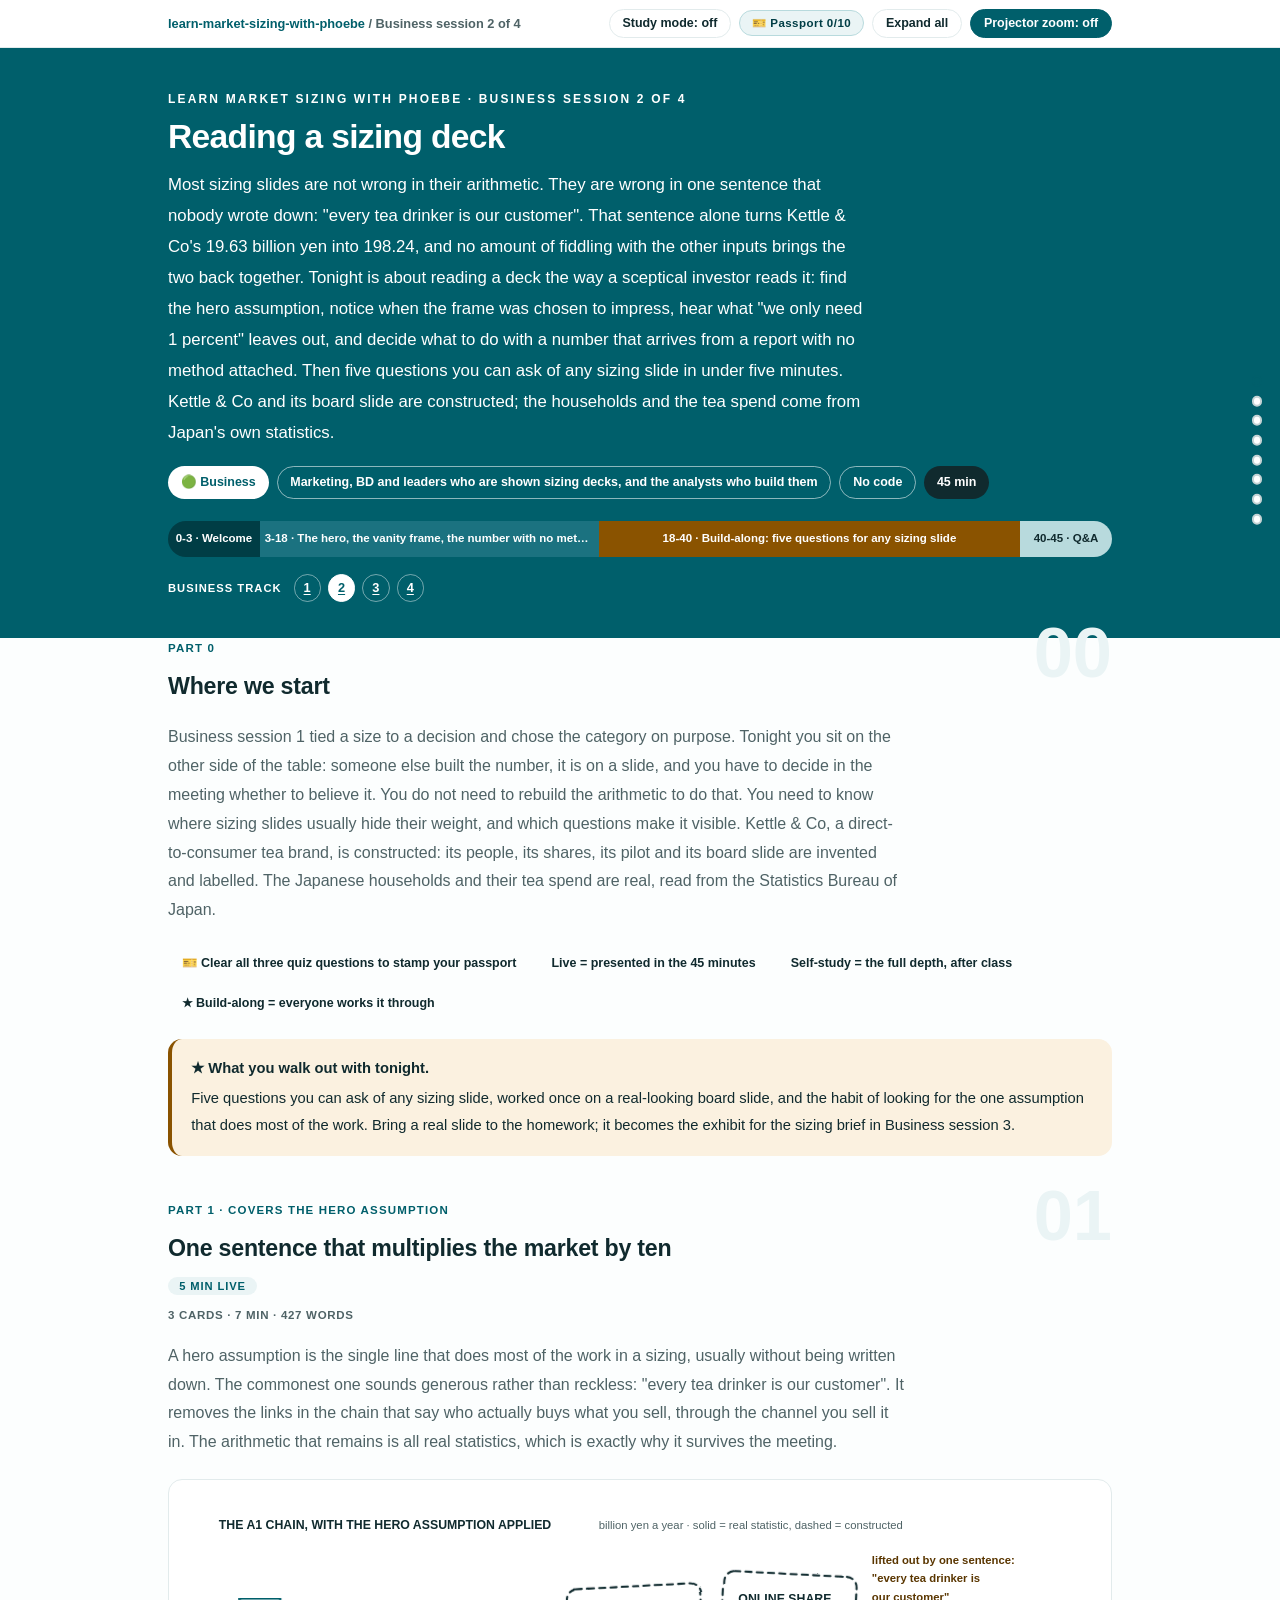
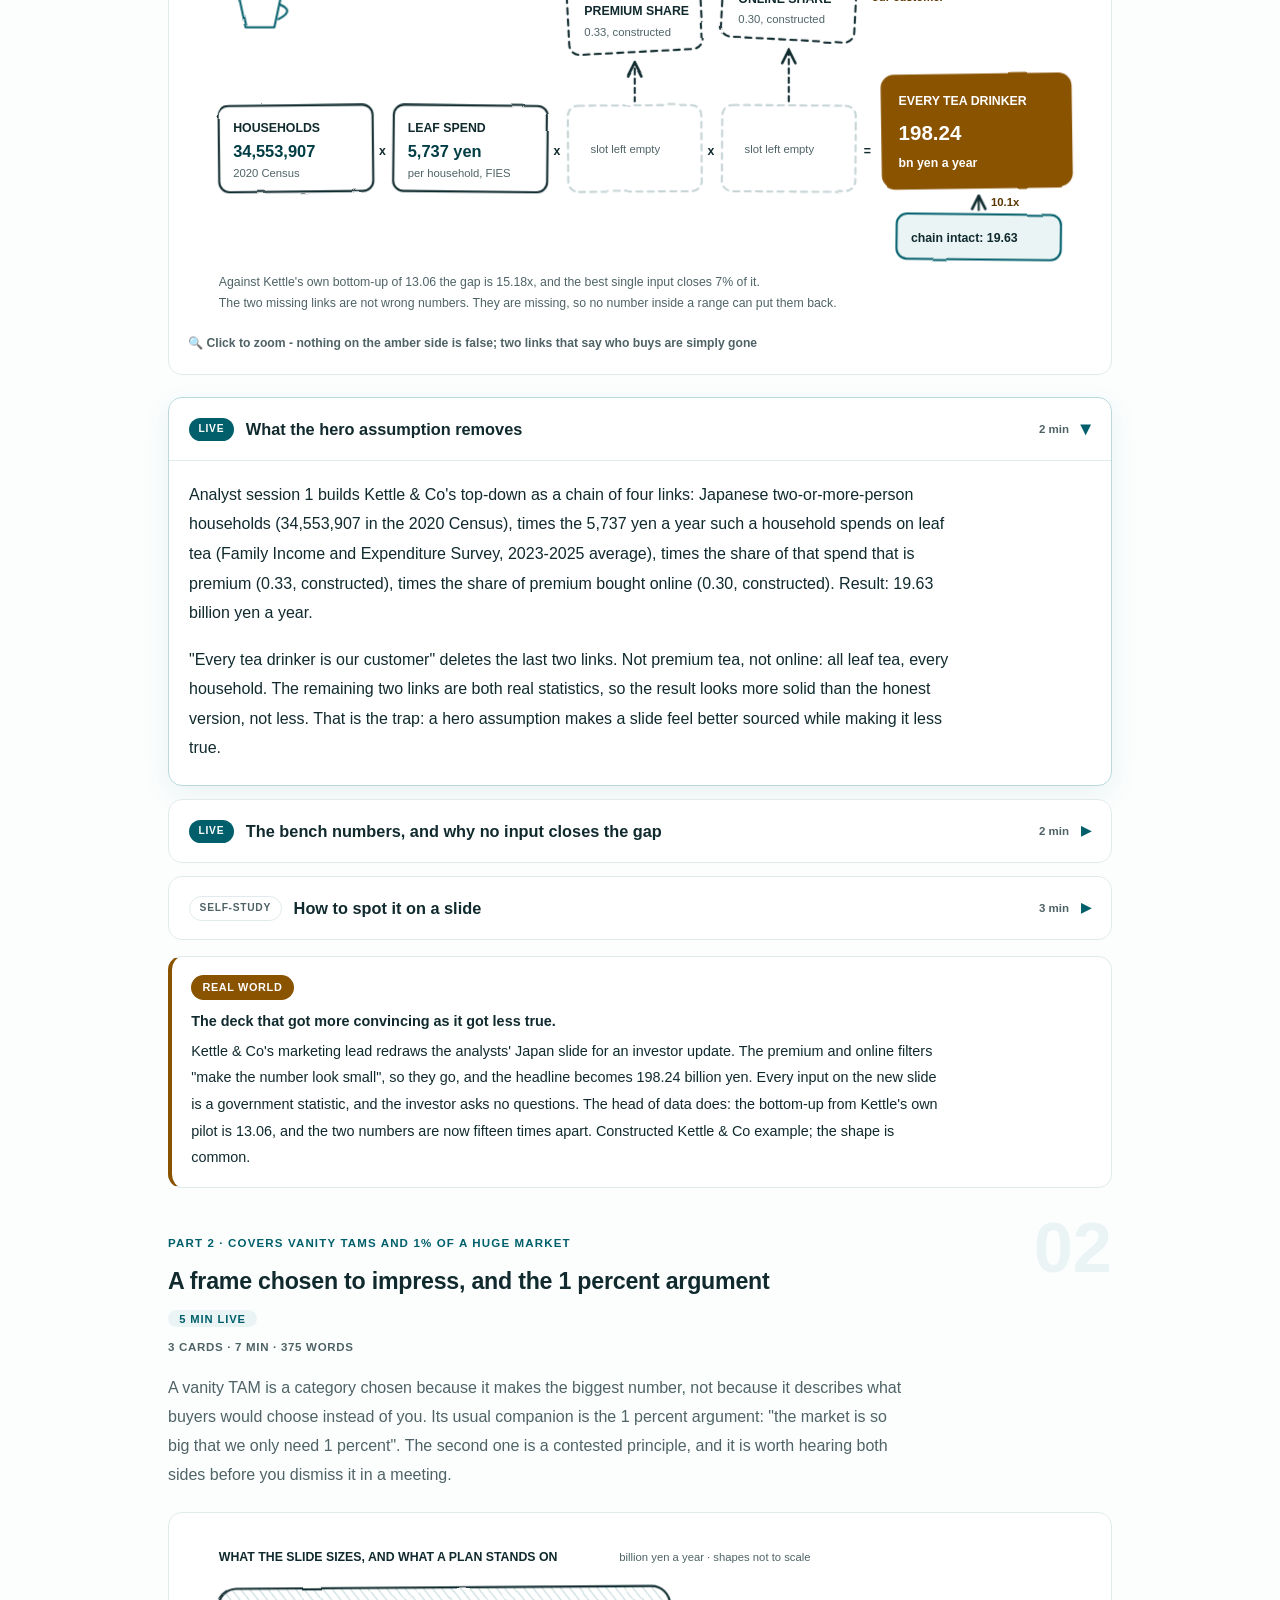
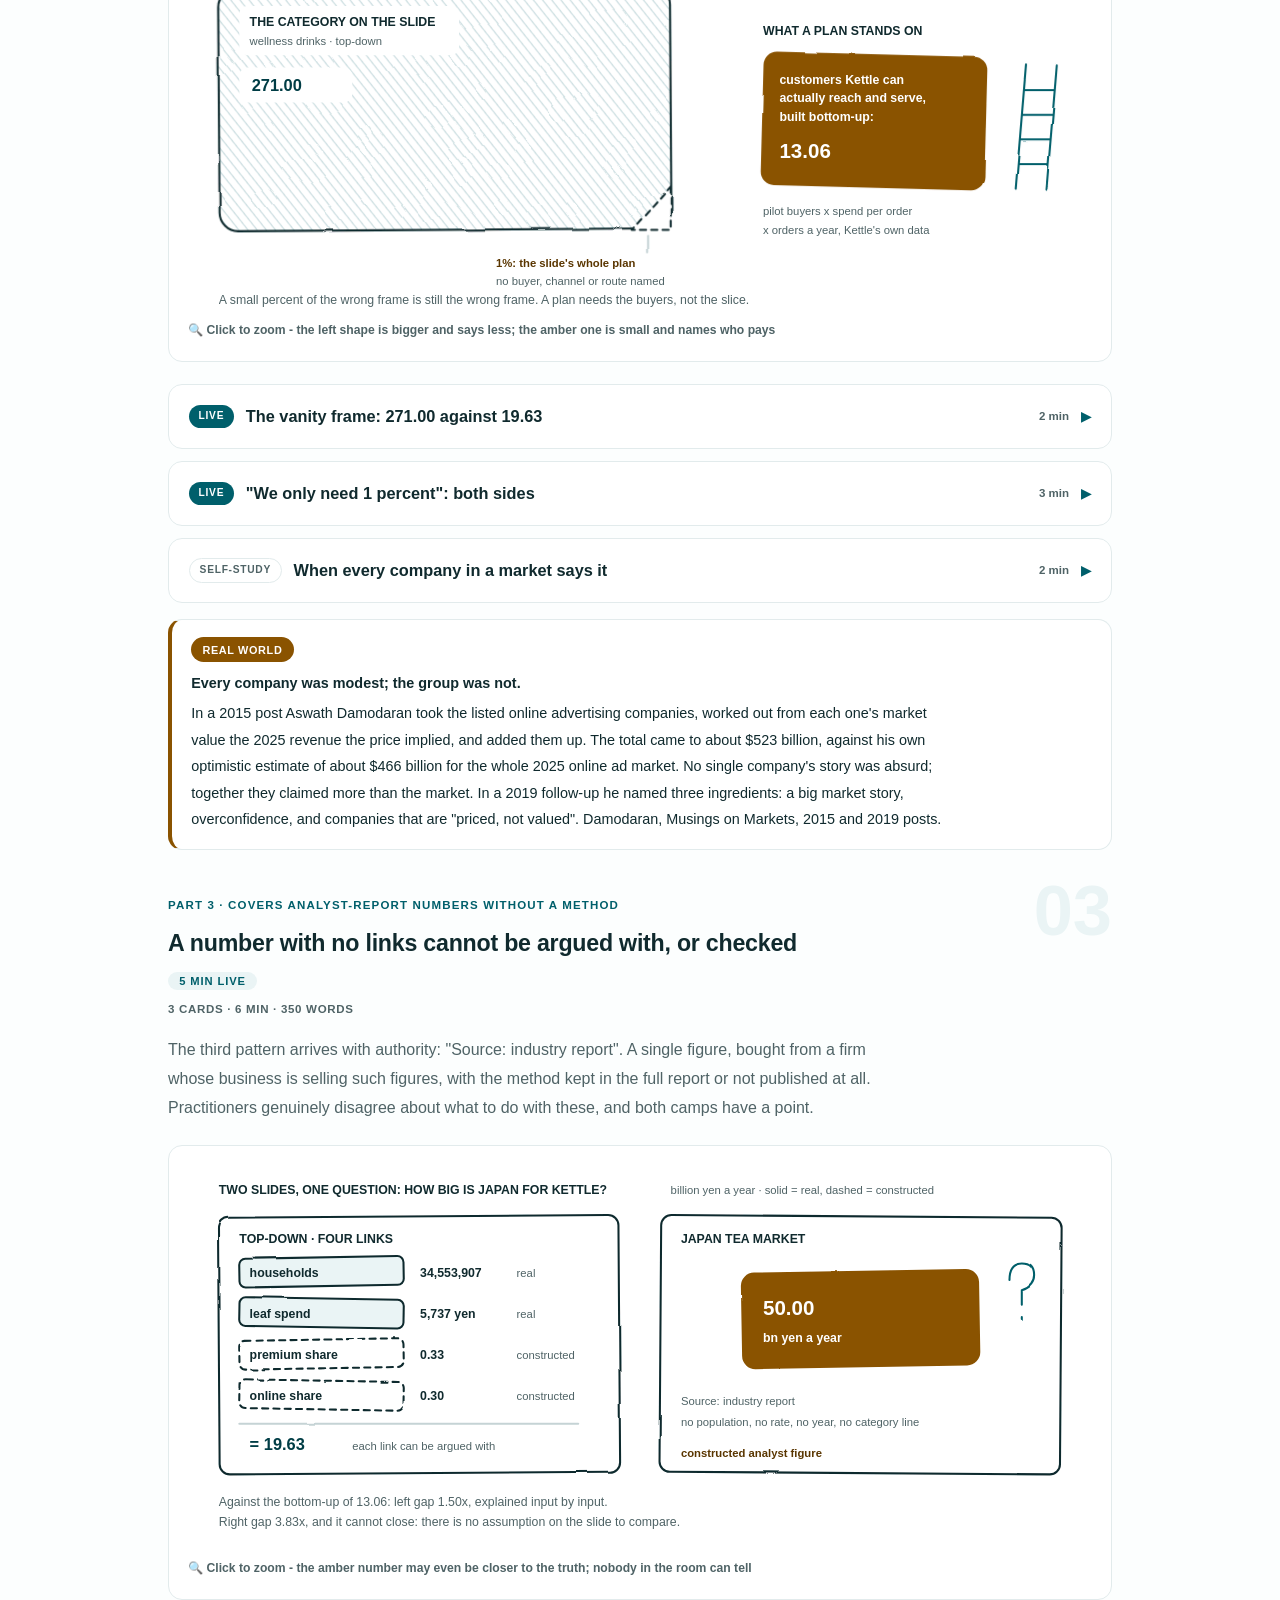
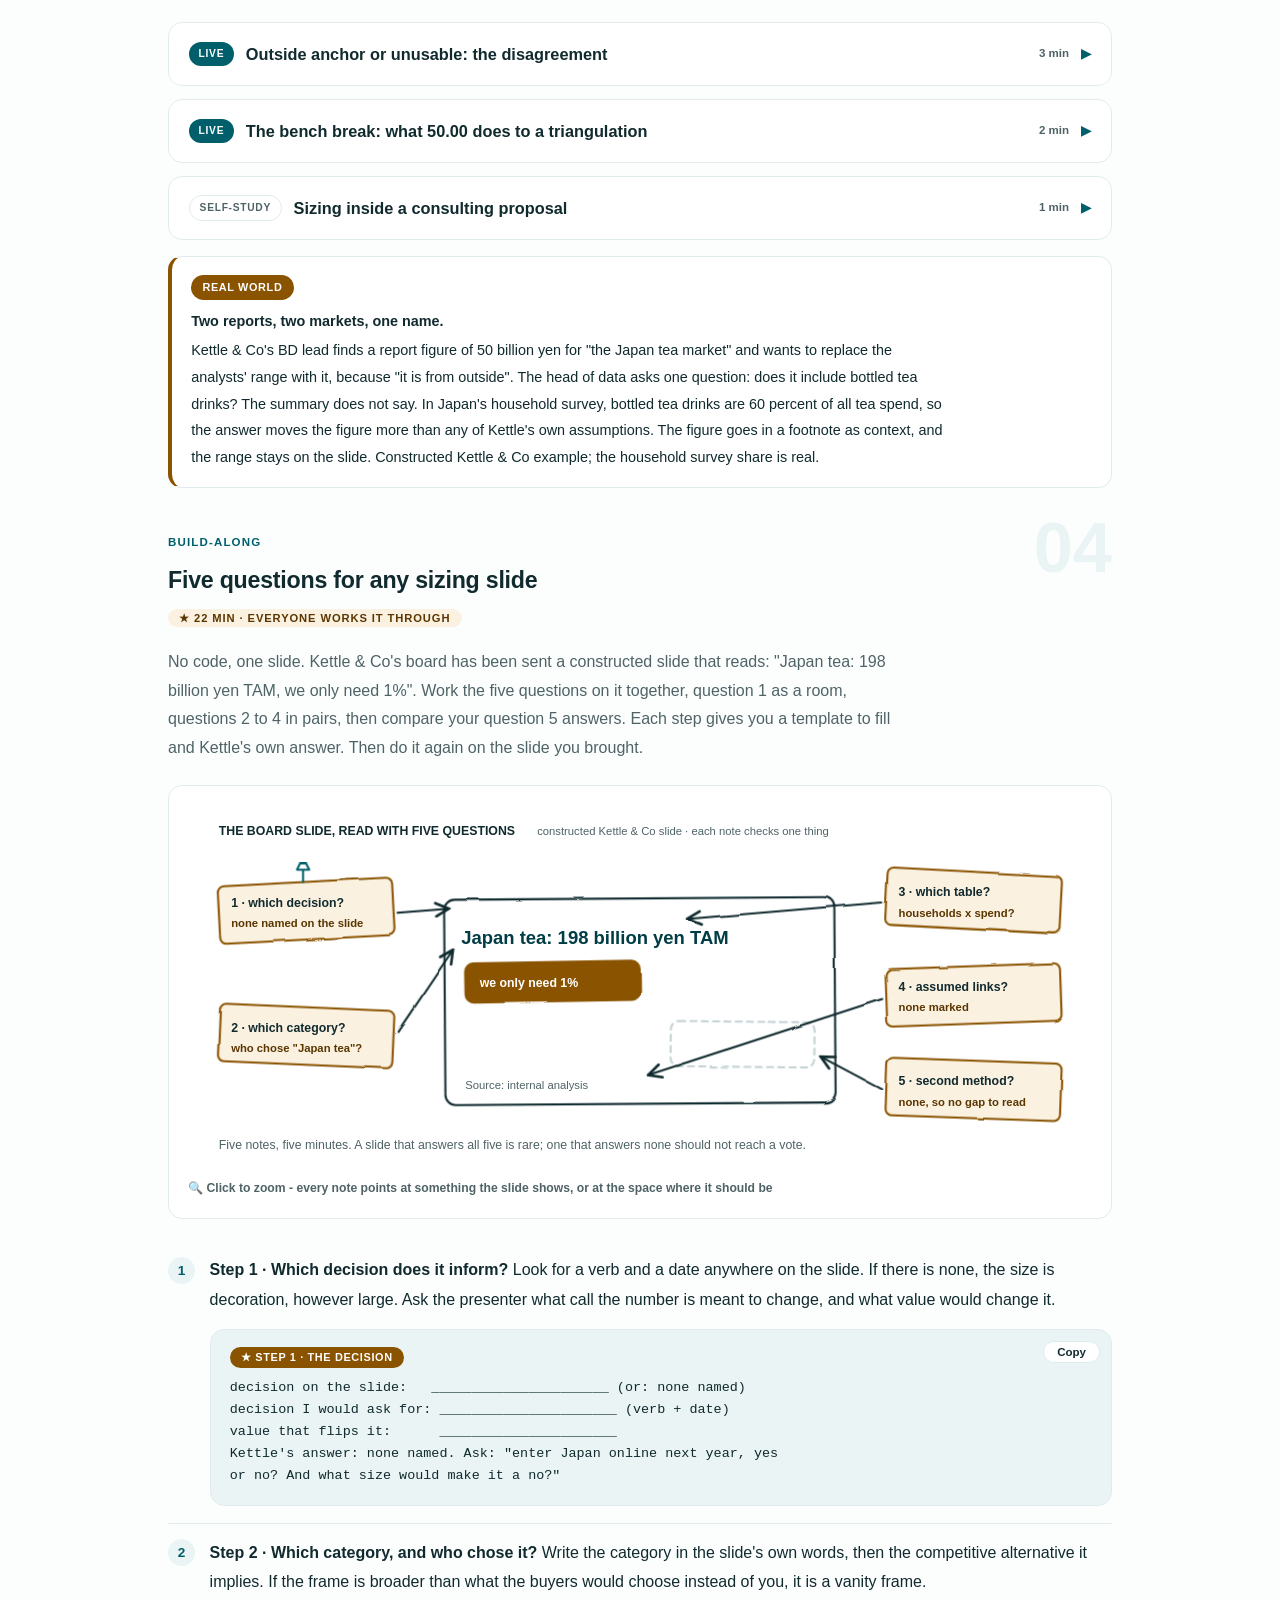
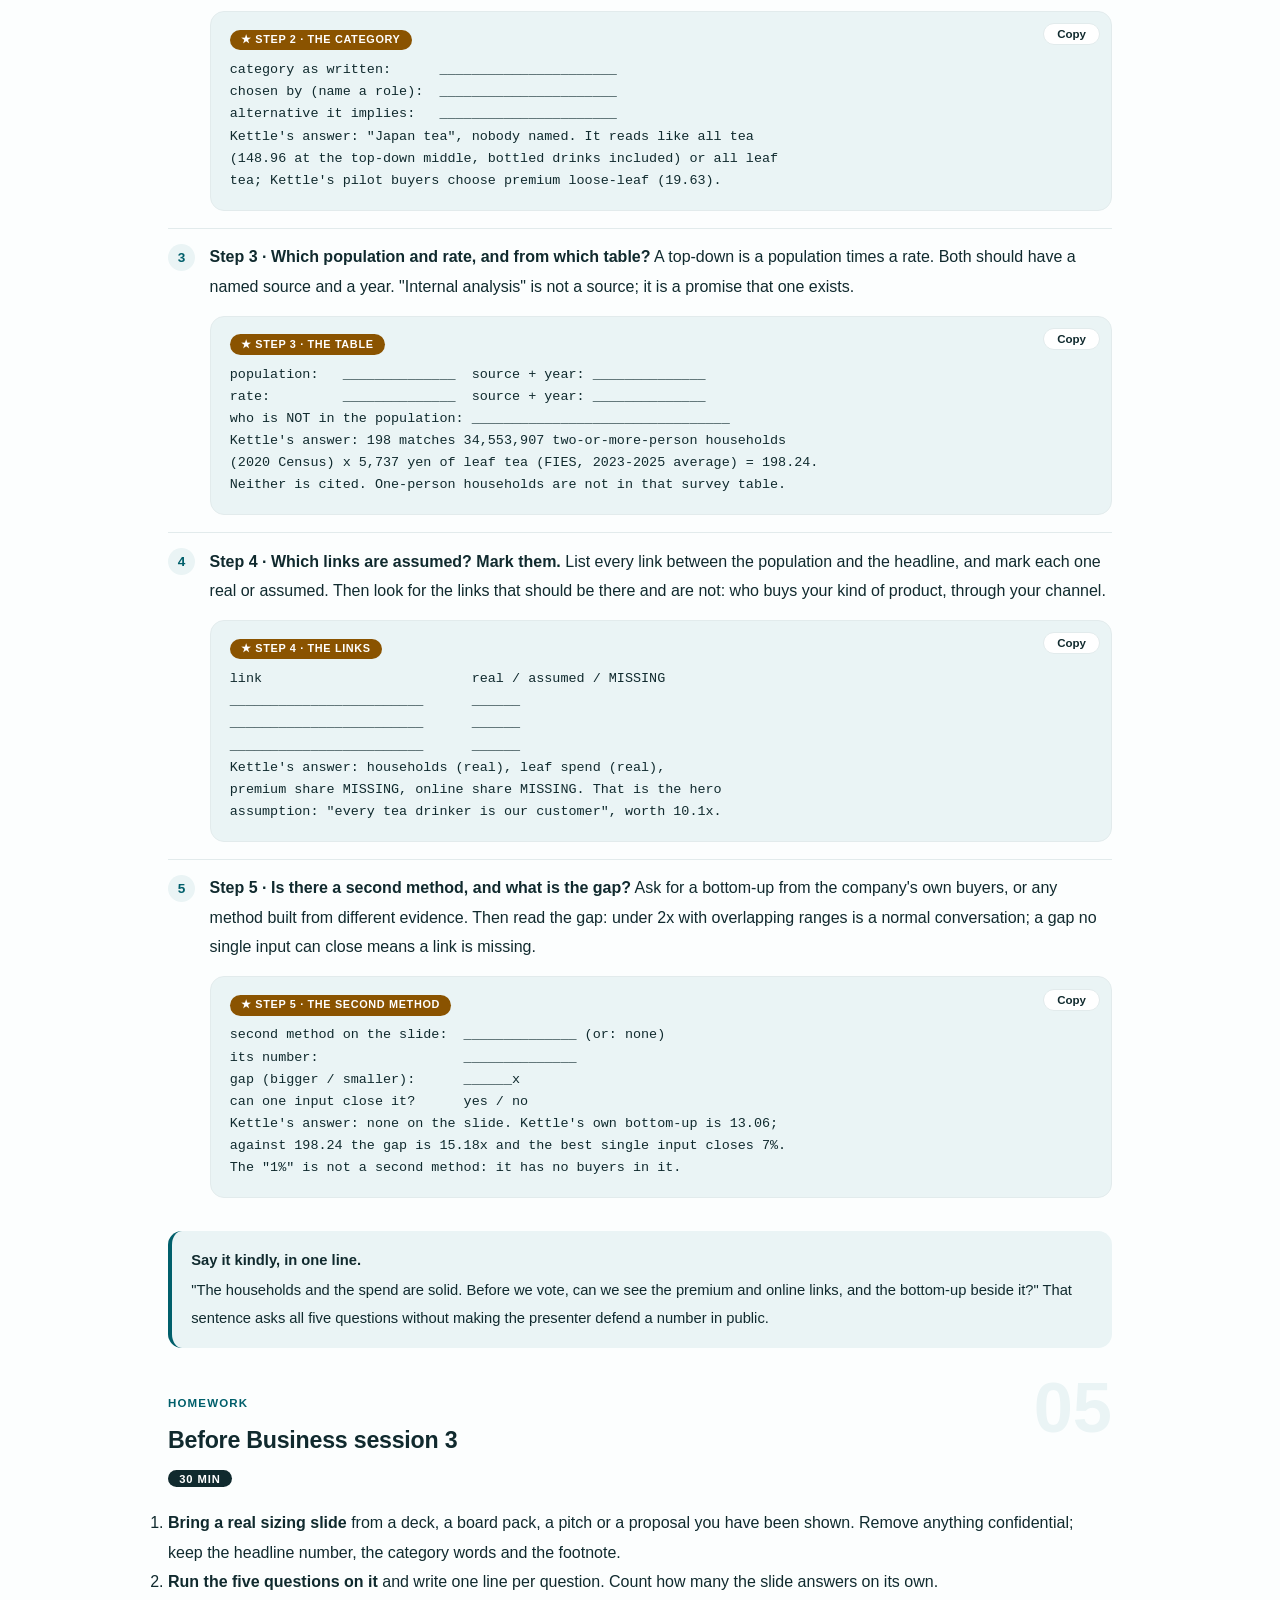
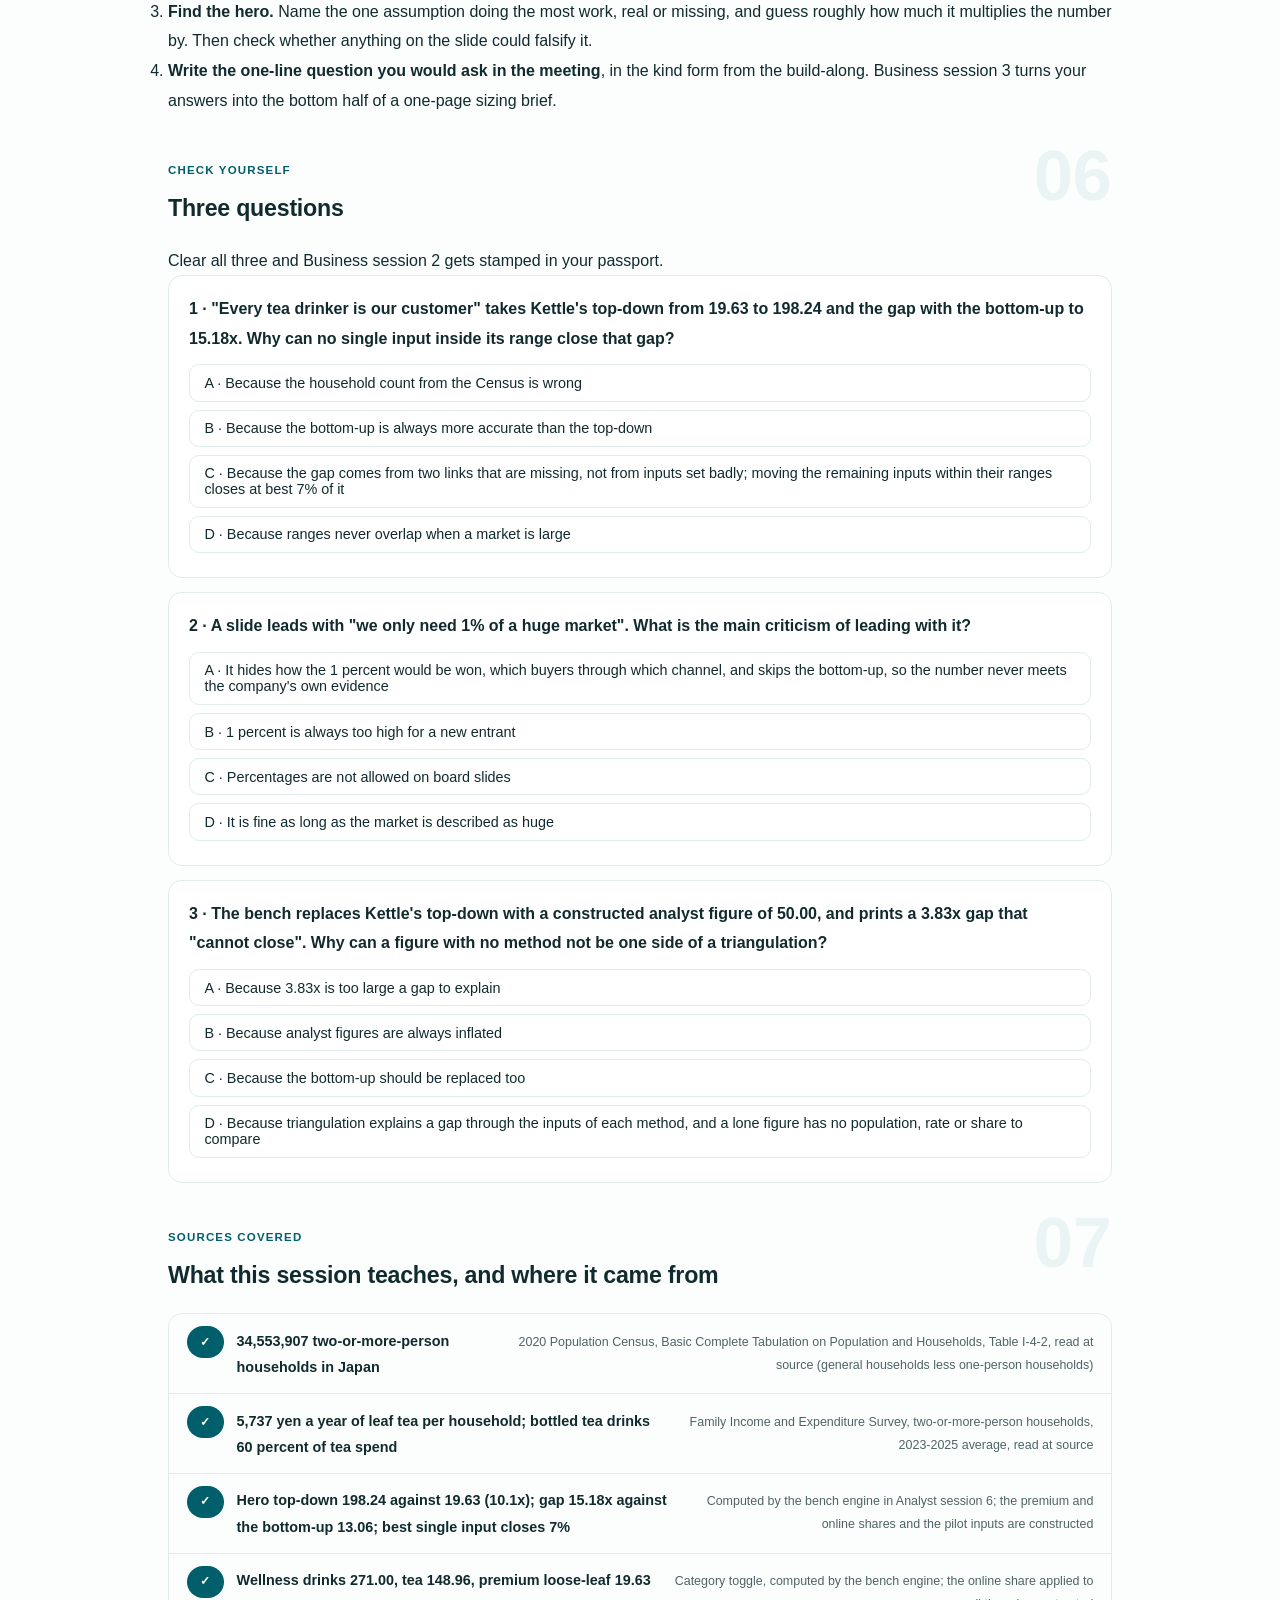
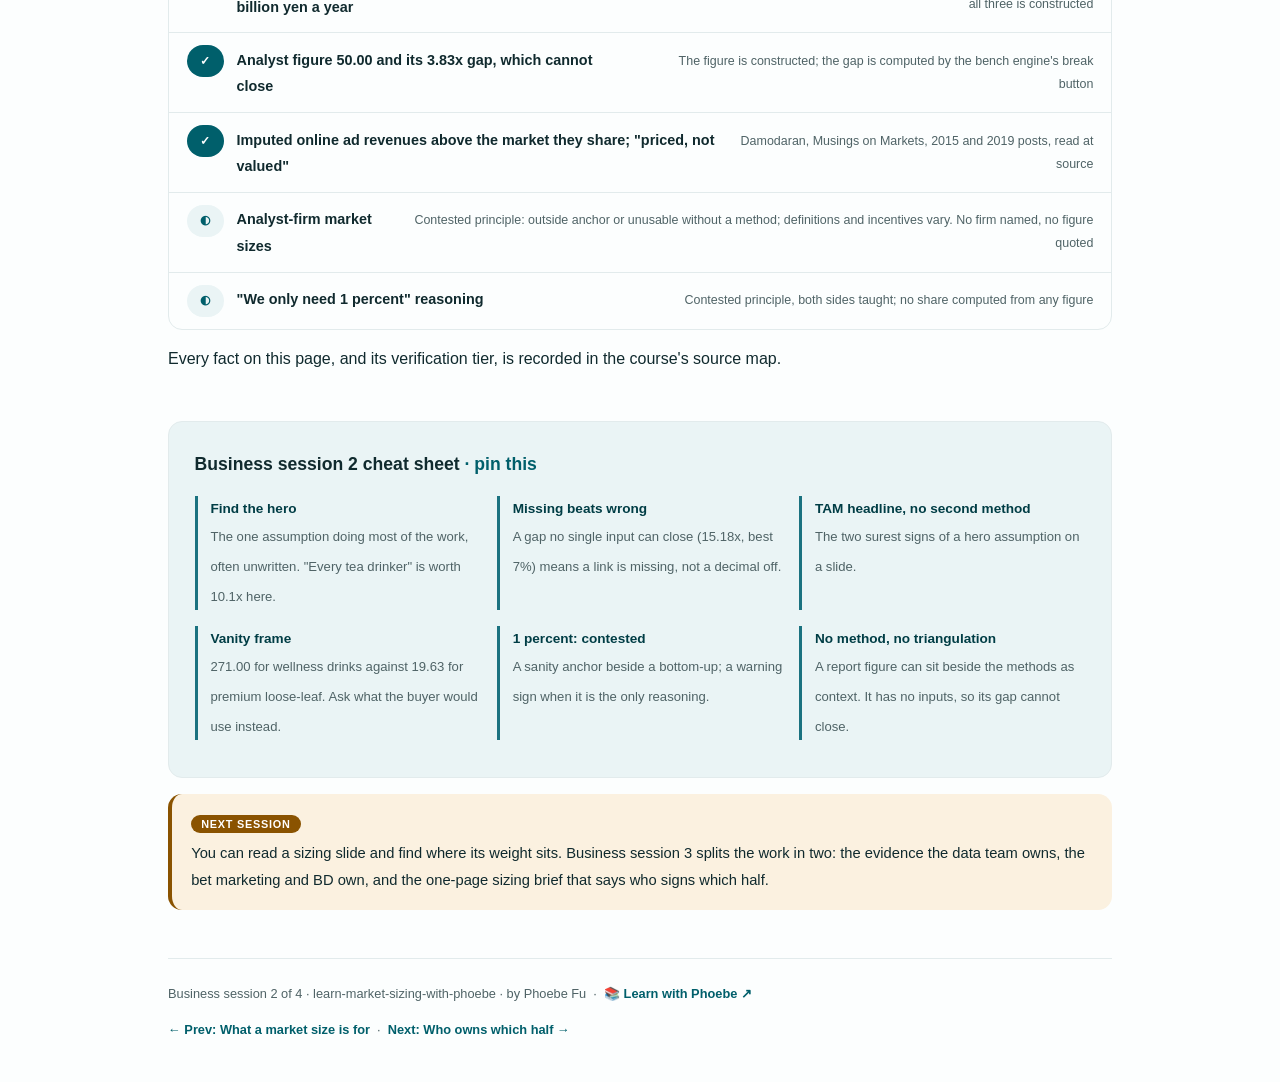
<file: courses/b2-reading-a-sizing-deck.html>
<!DOCTYPE html>
<html lang="en">
<head>
<meta charset="UTF-8">
<meta name="viewport" content="width=device-width, initial-scale=1.0">
<!-- social:start -->
<meta name="description" content="Business session 2 of 4. Reading a sizing deck: the hero assumption that inflates a size tenfold, vanity TAMs and the 1 percent argument, analyst-report numbers that arrive without a method, and five questions to ask of any sizing slide. Kettle &amp; Co, a constructed tea brand, is the exhibit.">
<meta property="og:type" content="article">
<meta property="og:site_name" content="Learn with Phoebe">
<meta property="og:title" content="Reading a sizing deck - learn market sizing with phoebe">
<meta property="og:description" content="Business session 2 of 4. One sentence, every tea drinker is our customer, turns 19.63 billion yen into 198.24. Learn to see it on a slide, and four other things to check.">
<meta property="og:url" content="https://phoebefu6.github.io/learn-market-sizing-with-phoebe/courses/b2-reading-a-sizing-deck.html">
<meta property="og:image" content="https://phoebefu6.github.io/learn-market-sizing-with-phoebe/assets/og-cover.png">
<meta property="og:image:width" content="1200">
<meta property="og:image:height" content="630">
<meta name="twitter:card" content="summary_large_image">
<meta name="twitter:title" content="Reading a sizing deck - learn market sizing with phoebe">
<meta name="twitter:description" content="Business session 2 of 4. The hero assumption, vanity TAMs, numbers without a method, and five questions for any sizing slide.">
<meta name="twitter:image" content="https://phoebefu6.github.io/learn-market-sizing-with-phoebe/assets/og-cover.png">
<!-- social:end -->
<title>Business session 2 · Reading a sizing deck - learn market sizing with phoebe</title>
<link rel="stylesheet" href="../assets/style.css?v=22">
</head>
<body>

<div class="toolbar">
  <div class="wrap">
    <span class="crumb"><a href="../index.html">learn-market-sizing-with-phoebe</a> / Business session 2 of 4</span>
    <button class="btn" id="toggle-all" type="button">Expand all</button>
    <button class="btn primary" id="zoom-toggle" type="button">Projector zoom: off</button>
  </div>
</div>

<header class="masthead">
  <div class="wrap">
    <div class="eyebrow">Learn Market Sizing with Phoebe · Business session 2 of 4</div>
    <h1>Reading a <span class="accent">sizing deck</span></h1>
    <p class="sub">Most sizing slides are not wrong in their arithmetic. They are wrong in one sentence that nobody wrote down: "every tea drinker is our customer". That sentence alone turns Kettle &amp; Co's 19.63 billion yen into 198.24, and no amount of fiddling with the other inputs brings the two back together. Tonight is about reading a deck the way a sceptical investor reads it: find the hero assumption, notice when the frame was chosen to impress, hear what "we only need 1 percent" leaves out, and decide what to do with a number that arrives from a report with no method attached. Then five questions you can ask of any sizing slide in under five minutes. Kettle &amp; Co and its board slide are constructed; the households and the tea spend come from Japan's own statistics.</p>
    <div class="chip-row">
      <span class="chip level">🟢 Business</span>
      <span class="chip audience">Marketing, BD and leaders who are shown sizing decks, and the analysts who build them</span>
      <span class="chip audience">No code</span>
      <span class="chip time">45 min</span>
    </div>
    <div class="agenda">
      <span class="a1" style="flex:1">0-3 · Welcome</span>
      <span class="a2" style="flex:4">3-18 · The hero, the vanity frame, the number with no method</span>
      <span class="a3" style="flex:5">18-40 · Build-along: five questions for any sizing slide</span>
      <span class="a4" style="flex:1">40-45 · Q&amp;A</span>
    </div>
  </div>
</header>

<main class="wrap">

  <section class="section" id="intro">
    <div class="section-kicker">
      <span class="klabel">Part 0</span>
      <h2>Where we start</h2>
    </div>
    <p class="lede">Business session 1 tied a size to a decision and chose the category on purpose. Tonight you sit on the other side of the table: someone else built the number, it is on a slide, and you have to decide in the meeting whether to believe it. You do not need to rebuild the arithmetic to do that. You need to know where sizing slides usually hide their weight, and which questions make it visible. Kettle &amp; Co, a direct-to-consumer tea brand, is constructed: its people, its shares, its pilot and its board slide are invented and labelled. The Japanese households and their tea spend are real, read from the Statistics Bureau of Japan.</p>

    <div class="legend">
      <span class="pill">🎫 Clear all three quiz questions to stamp your passport</span>
      <span class="pill">Live = presented in the 45 minutes</span>
      <span class="pill">Self-study = the full depth, after class</span>
      <span class="pill">★ Build-along = everyone works it through</span>
    </div>

    <div class="callout win">
      <p><strong>★ What you walk out with tonight.</strong> Five questions you can ask of any sizing slide, worked once on a real-looking board slide, and the habit of looking for the one assumption that does most of the work. Bring a real slide to the homework; it becomes the exhibit for the sizing brief in Business session 3.</p>
    </div>
  </section>

  <section class="section" id="part-1">
    <div class="section-kicker">
      <span class="klabel">Part 1 · covers the hero assumption</span>
      <h2>One sentence that multiplies the market by ten</h2>
      <span class="tag concept">5 min live</span>
    </div>
    <p class="lede">A hero assumption is the single line that does most of the work in a sizing, usually without being written down. The commonest one sounds generous rather than reckless: "every tea drinker is our customer". It removes the links in the chain that say who actually buys what you sell, through the channel you sell it in. The arithmetic that remains is all real statistics, which is exactly why it survives the meeting.</p>

    <figure class="zoomable">
      <svg viewBox="0 0 880 412" xmlns="http://www.w3.org/2000/svg" role="img" aria-label="A hand-drawn chain of four links from Analyst session 1. Households, 34,553,907, from the 2020 Census, times leaf tea spend, 5,737 yen a year per household, from the Family Income and Expenditure Survey. The next two links, premium share 0.33 and online share 0.30, both constructed, are drawn dashed and lifted up out of their slots, which are left empty. With all four links the chain gives 19.63 billion yen a year. With the two constructed links lifted out, the result box swells, filled in amber, to 198.24 billion yen a year, 10.1 times larger. A note says that against Kettle's bottom-up of 13.06 the gap is 15.18 times and the best single input closes 7 percent of it.">
        <defs>
          <filter id="b2aSk" x="-3%" y="-3%" width="106%" height="106%"><feTurbulence type="fractalNoise" baseFrequency="0.02" numOctaves="2" seed="11" result="n"/><feDisplacementMap in="SourceGraphic" in2="n" scale="2.4" xChannelSelector="R" yChannelSelector="G"/></filter>
          <pattern id="b2aHc" patternUnits="userSpaceOnUse" width="7" height="7" patternTransform="rotate(-38)"><line x1="0" y1="0" x2="0" y2="7" stroke="#005F6B" stroke-width="1" opacity=".5"/></pattern>
          <marker id="b2aAr" viewBox="0 0 10 10" refX="9" refY="5" markerWidth="8" markerHeight="8" orient="auto"><path d="M1 1 L9 5 L1 9" fill="none" stroke="#102A2E" stroke-width="1.6" stroke-linecap="round"/></marker>
        </defs>
        <style>
          .b2aH { font: 800 12px Inter, sans-serif; fill: #102A2E; }
          .b2aL { font: 600 12px Inter, sans-serif; fill: #102A2E; }
          .b2aS { font: 400 11px Inter, sans-serif; fill: #4F6366; }
          .b2aB { font: 800 11px Inter, sans-serif; fill: #5A3600; }
          .b2aV { font: 800 16px Inter, sans-serif; fill: #003D45; }
          .b2aW { font: 800 12px Inter, sans-serif; fill: #FFFFFF; }
          .b2aX { font: 800 20px Inter, sans-serif; fill: #FFFFFF; }
          .b2aN { font: 400 12px Inter, sans-serif; fill: #4F6366; }
        </style>

        <text class="b2aH" x="30" y="28">THE A1 CHAIN, WITH THE HERO ASSUMPTION APPLIED</text>
        <text class="b2aS" x="400" y="28">billion yen a year · solid = real statistic, dashed = constructed</text>

        <g filter="url(#b2aSk)" fill="none" stroke="#102A2E" stroke-width="2" stroke-linecap="round" stroke-linejoin="round">
          <rect x="30" y="200" width="150" height="84" rx="10" transform="rotate(-0.6 105 242)" fill="#FFFFFF"/>
          <rect x="200" y="200" width="150" height="84" rx="10" transform="rotate(0.6 275 242)" fill="#FFFFFF"/>
          <rect x="370" y="200" width="130" height="84" rx="10" transform="rotate(-0.4 435 242)" stroke="#C5D3D5" stroke-dasharray="6 5"/>
          <rect x="520" y="200" width="130" height="84" rx="10" transform="rotate(0.4 585 242)" stroke="#C5D3D5" stroke-dasharray="6 5"/>
          <rect x="370" y="84" width="130" height="64" rx="10" transform="rotate(-3 435 116)" fill="#FFFFFF" stroke-dasharray="6 5"/>
          <rect x="520" y="72" width="130" height="64" rx="10" transform="rotate(3 585 104)" fill="#FFFFFF" stroke-dasharray="6 5"/>
          <path d="M435 196 L435 158" marker-end="url(#b2aAr)" stroke-dasharray="5 4"/>
          <path d="M585 196 L585 146" marker-end="url(#b2aAr)" stroke-dasharray="5 4"/>
          <rect x="676" y="170" width="184" height="110" rx="12" transform="rotate(-0.8 768 225)" fill="#8A5300" stroke="#8A5300"/>
          <rect x="690" y="306" width="160" height="44" rx="10" transform="rotate(0.6 770 328)" fill="#EAF4F5" stroke="#005F6B"/>
          <path d="M770 302 L770 288" marker-end="url(#b2aAr)"/>
          <!-- doodle: a teacup in the empty top-left corner -->
          <path d="M50 96 L90 96 L84 124 L56 124 Z" stroke="#005F6B"/>
          <path d="M90 102 Q104 108 88 116" stroke="#005F6B"/>
        </g>

        <text class="b2aH" x="44" y="226">HOUSEHOLDS</text>
        <text class="b2aV" x="44" y="250">34,553,907</text>
        <text class="b2aS" x="44" y="270">2020 Census</text>

        <text class="b2aL" x="186" y="248">x</text>

        <text class="b2aH" x="214" y="226">LEAF SPEND</text>
        <text class="b2aV" x="214" y="250">5,737 yen</text>
        <text class="b2aS" x="214" y="270">per household, FIES</text>

        <text class="b2aL" x="356" y="248">x</text>
        <text class="b2aS" x="392" y="246">slot left empty</text>
        <text class="b2aL" x="506" y="248">x</text>
        <text class="b2aS" x="542" y="246">slot left empty</text>
        <text class="b2aL" x="658" y="248">=</text>

        <text class="b2aH" x="386" y="112">PREMIUM SHARE</text>
        <text class="b2aS" x="386" y="132">0.33, constructed</text>
        <text class="b2aH" x="536" y="100">ONLINE SHARE</text>
        <text class="b2aS" x="536" y="120">0.30, constructed</text>

        <text class="b2aB" x="666" y="62">lifted out by one sentence:</text>
        <text class="b2aB" x="666" y="80">"every tea drinker is</text>
        <text class="b2aB" x="666" y="98">our customer"</text>

        <text class="b2aW" x="692" y="200">EVERY TEA DRINKER</text>
        <text class="b2aX" x="692" y="234">198.24</text>
        <text class="b2aW" x="692" y="260">bn yen a year</text>

        <text class="b2aB" x="782" y="298">10.1x</text>
        <text class="b2aL" x="704" y="333">chain intact: 19.63</text>

        <text class="b2aN" x="30" y="376">Against Kettle's own bottom-up of 13.06 the gap is 15.18x, and the best single input closes 7% of it.</text>
        <text class="b2aN" x="30" y="396">The two missing links are not wrong numbers. They are missing, so no number inside a range can put them back.</text>
      </svg>
      <figcaption>🔍 Click to zoom - nothing on the amber side is false; two links that say who buys are simply gone</figcaption>
    </figure>

    <details class="card" open>
      <summary><span class="mode live">Live</span>What the hero assumption removes<span class="mini">2 min</span><span class="caret">▶</span></summary>
      <div class="body">
        <p>Analyst session 1 builds Kettle &amp; Co's top-down as a chain of four links: Japanese two-or-more-person households (34,553,907 in the 2020 Census), times the 5,737 yen a year such a household spends on leaf tea (Family Income and Expenditure Survey, 2023-2025 average), times the share of that spend that is premium (0.33, constructed), times the share of premium bought online (0.30, constructed). Result: 19.63 billion yen a year.</p>
        <p>"Every tea drinker is our customer" deletes the last two links. Not premium tea, not online: all leaf tea, every household. The remaining two links are both real statistics, so the result looks more solid than the honest version, not less. That is the trap: a hero assumption makes a slide feel better sourced while making it less true.</p>
      </div>
    </details>

    <details class="card">
      <summary><span class="mode live">Live</span>The bench numbers, and why no input closes the gap<span class="mini">2 min</span><span class="caret">▶</span></summary>
      <div class="body">
        <p><strong>Top-down with the hero: 198.24</strong> billion yen a year, against 19.63 without it: <strong>10.1 times</strong> larger, which is just the two missing shares multiplied back out.</p>
        <p><strong>Against the bottom-up: 15.18x.</strong> Kettle's analysts also sized the market from the other end: buyers, spend per order and orders a year, which gives 13.06 billion yen a year. Without the hero the two methods sit 1.50x apart and their ranges overlap. With it, the gap is 15.18x and the ranges do not touch.</p>
        <p><strong>Best single input closes 7%.</strong> The bench tries moving each remaining input to the edge of its range to see how much of the gap it can explain. The best manages 7 percent. When no reasonable input can close a gap, the gap is not uncertainty. It is a missing piece of logic, and the conversation should be about the sentence, not the decimals.</p>
        <p>All of these are printed by the bench in Analyst session 6 at its default settings. Your numbers will differ as soon as you change an assumption there.</p>
      </div>
    </details>

    <details class="card">
      <summary><span class="mode self">Self-study</span>How to spot it on a slide<span class="mini">3 min</span><span class="caret">▶</span></summary>
      <div class="body">
        <p><strong>The headline is a TAM.</strong> The biggest number sits in the biggest type, and nothing on the slide narrows it to the buyers the product reaches through the channel it sells in. Business session 1 called TAM the least useful of the three sizes; a hero assumption is how TAM gets promoted to the plan.</p>
        <p><strong>There is no second method.</strong> One chain, one number, no bottom-up beside it. A second method is the cheapest hero detector there is: if the bottom-up from your own buyers is ten times smaller, somebody has to explain the difference, and "every tea drinker" does not survive being said aloud.</p>
        <p><strong>The phrase itself.</strong> "Anyone who", "every", "all", "the whole category". Listen for words that make a population the same size as a country.</p>
      </div>
    </details>

    <div class="callout example">
      <span class="ex-pill">Real world</span>
      <p><strong>The deck that got more convincing as it got less true.</strong> Kettle &amp; Co's marketing lead redraws the analysts' Japan slide for an investor update. The premium and online filters "make the number look small", so they go, and the headline becomes 198.24 billion yen. Every input on the new slide is a government statistic, and the investor asks no questions. The head of data does: the bottom-up from Kettle's own pilot is 13.06, and the two numbers are now fifteen times apart. Constructed Kettle &amp; Co example; the shape is common.</p>
    </div>
  </section>

  <section class="section" id="part-2">
    <div class="section-kicker">
      <span class="klabel">Part 2 · covers vanity TAMs and 1% of a huge market</span>
      <h2>A frame chosen to impress, and the 1 percent argument</h2>
      <span class="tag concept">5 min live</span>
    </div>
    <p class="lede">A vanity TAM is a category chosen because it makes the biggest number, not because it describes what buyers would choose instead of you. Its usual companion is the 1 percent argument: "the market is so big that we only need 1 percent". The second one is a contested principle, and it is worth hearing both sides before you dismiss it in a meeting.</p>

    <figure class="zoomable">
      <svg viewBox="0 0 880 368" xmlns="http://www.w3.org/2000/svg" role="img" aria-label="Two hand-drawn shapes compared. On the left, one big hatched shape: the category on the slide, wellness drinks, 271.00 billion yen a year top-down. In its lower right corner a tiny dashed slice is labelled 1%, with a note that the slide shows no route to it. On the right, a small solid amber shape: customers Kettle can actually reach and serve, built bottom-up, 13.06 billion yen a year, from buyers times spend per order times orders a year. A small ladder stands beside it.">
        <defs>
          <filter id="b2bSk" x="-3%" y="-3%" width="106%" height="106%"><feTurbulence type="fractalNoise" baseFrequency="0.02" numOctaves="2" seed="23" result="n"/><feDisplacementMap in="SourceGraphic" in2="n" scale="2.4" xChannelSelector="R" yChannelSelector="G"/></filter>
          <pattern id="b2bHc" patternUnits="userSpaceOnUse" width="7" height="7" patternTransform="rotate(-38)"><line x1="0" y1="0" x2="0" y2="7" stroke="#005F6B" stroke-width="1" opacity=".5"/></pattern>
          <marker id="b2bAr" viewBox="0 0 10 10" refX="9" refY="5" markerWidth="8" markerHeight="8" orient="auto"><path d="M1 1 L9 5 L1 9" fill="none" stroke="#102A2E" stroke-width="1.6" stroke-linecap="round"/></marker>
        </defs>
        <style>
          .b2bH { font: 800 12px Inter, sans-serif; fill: #102A2E; }
          .b2bL { font: 600 12px Inter, sans-serif; fill: #102A2E; }
          .b2bS { font: 400 11px Inter, sans-serif; fill: #4F6366; }
          .b2bB { font: 800 11px Inter, sans-serif; fill: #5A3600; }
          .b2bV { font: 800 16px Inter, sans-serif; fill: #003D45; }
          .b2bW { font: 800 12px Inter, sans-serif; fill: #FFFFFF; }
          .b2bX { font: 800 20px Inter, sans-serif; fill: #FFFFFF; }
          .b2bN { font: 400 12px Inter, sans-serif; fill: #4F6366; }
        </style>

        <text class="b2bH" x="30" y="28">WHAT THE SLIDE SIZES, AND WHAT A PLAN STANDS ON</text>
        <text class="b2bS" x="420" y="28">billion yen a year · shapes not to scale</text>

        <g filter="url(#b2bSk)" fill="none" stroke="#102A2E" stroke-width="2" stroke-linecap="round" stroke-linejoin="round">
          <rect x="30" y="54" width="440" height="236" rx="18" transform="rotate(-0.4 250 172)" fill="url(#b2bHc)"/>
          <path d="M470 248 L470 290 L432 290 Z" fill="#FFFFFF" stroke-dasharray="6 5"/>
          <path d="M448 296 L448 312" stroke="#C5D3D5"/>
          <rect x="560" y="120" width="216" height="128" rx="12" transform="rotate(1.5 668 184)" fill="#8A5300" stroke="#8A5300"/>
          <!-- doodle: a small ladder, built from the ground up -->
          <path d="M806 250 L816 130 M836 250 L846 130 M808 226 L838 226 M810 202 L840 202 M812 178 L842 178 M814 154 L844 154" stroke="#005F6B"/>
        </g>

        <rect x="50" y="72" width="214" height="48" rx="8" fill="#FFFFFF"/>
        <text class="b2bH" x="60" y="92">THE CATEGORY ON THE SLIDE</text>
        <text class="b2bS" x="60" y="110">wellness drinks · top-down</text>
        <rect x="50" y="132" width="110" height="34" rx="8" fill="#FFFFFF"/>
        <text class="b2bV" x="62" y="155">271.00</text>

        <text class="b2bB" x="300" y="326">1%: the slide's whole plan</text>
        <text class="b2bS" x="300" y="344">no buyer, channel or route named</text>

        <text class="b2bH" x="560" y="100">WHAT A PLAN STANDS ON</text>
        <text class="b2bW" x="576" y="148">customers Kettle can</text>
        <text class="b2bW" x="576" y="166">actually reach and serve,</text>
        <text class="b2bW" x="576" y="184">built bottom-up:</text>
        <text class="b2bX" x="576" y="220">13.06</text>
        <text class="b2bS" x="560" y="276">pilot buyers x spend per order</text>
        <text class="b2bS" x="560" y="294">x orders a year, Kettle's own data</text>

        <text class="b2bN" x="30" y="362">A small percent of the wrong frame is still the wrong frame. A plan needs the buyers, not the slice.</text>
      </svg>
      <figcaption>🔍 Click to zoom - the left shape is bigger and says less; the amber one is small and names who pays</figcaption>
    </figure>

    <details class="card">
      <summary><span class="mode live">Live</span>The vanity frame: 271.00 against 19.63<span class="mini">2 min</span><span class="caret">▶</span></summary>
      <div class="body">
        <p>In Business session 1 the same households and the same survey gave 271.00 billion yen a year for "wellness drinks" and 19.63 for "premium loose-leaf". Both are defensible descriptions of what Kettle sells. Only one of them matches what Kettle's pilot customers actually buy instead of Kettle: other leaf tea, not mineral water or sports drinks.</p>
        <p>The tell on a slide: the category is broader than the product, and nobody on the slide can name the competitive alternative it implies. Ask "if we did not exist, what would this buyer use instead?". If the honest answer is a specialist tea shop, the frame is premium loose-leaf, whatever the slide's headline says.</p>
      </div>
    </details>

    <details class="card">
      <summary><span class="mode live">Live</span>"We only need 1 percent": both sides<span class="mini">3 min</span><span class="caret">▶</span></summary>
      <div class="body">
        <p><strong>The case for it.</strong> As a sanity anchor, a small share of a well-defined market can be useful: if a business would be viable on a share far smaller than its rivals already hold, market size is probably not the constraint, and the conversation can move on to execution. Some founders and investors use it exactly that way, as a quick check that the opportunity is not too small to matter.</p>
        <p><strong>The case against it.</strong> Its critics say it hides the work that would win the 1 percent: which buyers, through which channel, at what cost to acquire, against which alternatives. It skips the bottom-up entirely, so the number never meets the company's own evidence. And a percentage applied to a vanity frame inherits the frame's problem: 1 percent of a category your buyers are not choosing from is not a plan.</p>
        <p><strong>Where that leaves you.</strong> The disagreement is real and the literature has not settled it. A reasonable practice: accept a small-share figure as context only when it sits beside a bottom-up that names the buyers, and treat it as a warning sign when it is the only reasoning on the slide.</p>
      </div>
    </details>

    <details class="card">
      <summary><span class="mode self">Self-study</span>When every company in a market says it<span class="mini">2 min</span><span class="caret">▶</span></summary>
      <div class="body">
        <p>The 1 percent argument has a group version. If five entrants each pitch a small share of the same big market, each sounds modest alone and the plans together can still claim more than the market holds. Analyst session 5 runs this as the collision test on Kettle and three constructed rivals, and Business session 4 turns it into a check every plan should pass before anyone believes its share figure.</p>
      </div>
    </details>

    <div class="callout example">
      <span class="ex-pill">Real world</span>
      <p><strong>Every company was modest; the group was not.</strong> In a 2015 post Aswath Damodaran took the listed online advertising companies, worked out from each one's market value the 2025 revenue the price implied, and added them up. The total came to about $523 billion, against his own optimistic estimate of about $466 billion for the whole 2025 online ad market. No single company's story was absurd; together they claimed more than the market. In a 2019 follow-up he named three ingredients: a big market story, overconfidence, and companies that are "priced, not valued". Damodaran, Musings on Markets, 2015 and 2019 posts.</p>
    </div>
  </section>

  <section class="section" id="part-3">
    <div class="section-kicker">
      <span class="klabel">Part 3 · covers analyst-report numbers without a method</span>
      <h2>A number with no links cannot be argued with, or checked</h2>
      <span class="tag concept">5 min live</span>
    </div>
    <p class="lede">The third pattern arrives with authority: "Source: industry report". A single figure, bought from a firm whose business is selling such figures, with the method kept in the full report or not published at all. Practitioners genuinely disagree about what to do with these, and both camps have a point.</p>

    <figure class="zoomable">
      <svg viewBox="0 0 880 372" xmlns="http://www.w3.org/2000/svg" role="img" aria-label="Two hand-drawn slides side by side. The left slide shows a top-down as a chain of four links you can argue with: households 34,553,907, real; leaf spend 5,737 yen, real; premium share 0.33, constructed, dashed; online share 0.30, constructed, dashed; equals 19.63 billion yen a year. The right slide shows a single number, 50.00 billion yen a year, in an amber box, with the footnote Source: industry report, and no links. A constructed label marks it. Notes say that against Kettle's bottom-up of 13.06 the left gap is 1.50 times and can be explained input by input, while the right gap is 3.83 times and cannot be closed because there is no assumption to compare.">
        <defs>
          <filter id="b2cSk" x="-3%" y="-3%" width="106%" height="106%"><feTurbulence type="fractalNoise" baseFrequency="0.02" numOctaves="2" seed="31" result="n"/><feDisplacementMap in="SourceGraphic" in2="n" scale="2.4" xChannelSelector="R" yChannelSelector="G"/></filter>
          <pattern id="b2cHc" patternUnits="userSpaceOnUse" width="7" height="7" patternTransform="rotate(-38)"><line x1="0" y1="0" x2="0" y2="7" stroke="#005F6B" stroke-width="1" opacity=".5"/></pattern>
          <marker id="b2cAr" viewBox="0 0 10 10" refX="9" refY="5" markerWidth="8" markerHeight="8" orient="auto"><path d="M1 1 L9 5 L1 9" fill="none" stroke="#102A2E" stroke-width="1.6" stroke-linecap="round"/></marker>
        </defs>
        <style>
          .b2cH { font: 800 12px Inter, sans-serif; fill: #102A2E; }
          .b2cL { font: 600 12px Inter, sans-serif; fill: #102A2E; }
          .b2cS { font: 400 11px Inter, sans-serif; fill: #4F6366; }
          .b2cB { font: 800 11px Inter, sans-serif; fill: #5A3600; }
          .b2cV { font: 800 16px Inter, sans-serif; fill: #003D45; }
          .b2cW { font: 800 12px Inter, sans-serif; fill: #FFFFFF; }
          .b2cX { font: 800 20px Inter, sans-serif; fill: #FFFFFF; }
          .b2cN { font: 400 12px Inter, sans-serif; fill: #4F6366; }
        </style>

        <text class="b2cH" x="30" y="28">TWO SLIDES, ONE QUESTION: HOW BIG IS JAPAN FOR KETTLE?</text>
        <text class="b2cS" x="470" y="28">billion yen a year · solid = real, dashed = constructed</text>

        <g filter="url(#b2cSk)" fill="none" stroke="#102A2E" stroke-width="2" stroke-linecap="round" stroke-linejoin="round">
          <rect x="30" y="50" width="390" height="250" rx="10" transform="rotate(-0.4 225 175)" fill="#FFFFFF"/>
          <rect x="460" y="50" width="390" height="250" rx="10" transform="rotate(0.4 655 175)" fill="#FFFFFF"/>
          <rect x="50" y="90" width="160" height="28" rx="6" transform="rotate(-1 130 104)" fill="#EAF4F5"/>
          <rect x="50" y="130" width="160" height="28" rx="6" transform="rotate(1 130 144)" fill="#EAF4F5"/>
          <rect x="50" y="170" width="160" height="28" rx="6" transform="rotate(-1 130 184)" fill="#FFFFFF" stroke-dasharray="6 5"/>
          <rect x="50" y="210" width="160" height="28" rx="6" transform="rotate(1 130 224)" fill="#FFFFFF" stroke-dasharray="6 5"/>
          <path d="M50 252 L380 252" stroke="#C5D3D5"/>
          <rect x="540" y="104" width="230" height="92" rx="12" transform="rotate(-1 655 150)" fill="#8A5300" stroke="#8A5300"/>
          <!-- doodle: a question mark beside the lone number -->
          <path d="M800 112 Q800 96 812 96 Q824 96 824 108 Q824 118 812 122 L812 136 M812 148 L812 150" stroke="#005F6B"/>
        </g>

        <text class="b2cH" x="50" y="76">TOP-DOWN · FOUR LINKS</text>
        <text class="b2cL" x="60" y="109">households</text>
        <text class="b2cL" x="226" y="109">34,553,907</text>
        <text class="b2cS" x="320" y="109">real</text>
        <text class="b2cL" x="60" y="149">leaf spend</text>
        <text class="b2cL" x="226" y="149">5,737 yen</text>
        <text class="b2cS" x="320" y="149">real</text>
        <text class="b2cL" x="60" y="189">premium share</text>
        <text class="b2cL" x="226" y="189">0.33</text>
        <text class="b2cS" x="320" y="189">constructed</text>
        <text class="b2cL" x="60" y="229">online share</text>
        <text class="b2cL" x="226" y="229">0.30</text>
        <text class="b2cS" x="320" y="229">constructed</text>
        <text class="b2cV" x="60" y="278">= 19.63</text>
        <text class="b2cS" x="160" y="278">each link can be argued with</text>

        <text class="b2cH" x="480" y="76">JAPAN TEA MARKET</text>
        <text class="b2cX" x="560" y="146">50.00</text>
        <text class="b2cW" x="560" y="172">bn yen a year</text>
        <text class="b2cS" x="480" y="234">Source: industry report</text>
        <text class="b2cS" x="480" y="254">no population, no rate, no year, no category line</text>
        <text class="b2cB" x="480" y="284">constructed analyst figure</text>

        <text class="b2cN" x="30" y="332">Against the bottom-up of 13.06: left gap 1.50x, explained input by input.</text>
        <text class="b2cN" x="30" y="352">Right gap 3.83x, and it cannot close: there is no assumption on the slide to compare.</text>
      </svg>
      <figcaption>🔍 Click to zoom - the amber number may even be closer to the truth; nobody in the room can tell</figcaption>
    </figure>

    <details class="card">
      <summary><span class="mode live">Live</span>Outside anchor or unusable: the disagreement<span class="mini">3 min</span><span class="caret">▶</span></summary>
      <div class="body">
        <p><strong>The anchor camp.</strong> Some teams use analyst-firm figures as an outside view: a number built by people with no stake in your plan, and often with access to trade data you do not have. If your own sizing lands within shouting distance of it, that is mild comfort; if it lands far away, that is a prompt to look for the reason.</p>
        <p><strong>The unusable camp.</strong> Others treat any figure without a published method as unusable for a decision. Their reasons: the method usually sits behind the paywall or is not published at all; the definition of the category varies between firms, so two reports on "the same market" often size different things; and the firms sell the reports, often to the companies in the market, which gives everyone a reason to prefer a large and growing number.</p>
        <p><strong>Where that leaves you.</strong> Both camps agree on one thing: a figure without a method cannot be checked. Whether it is still worth having on the slide as context is a judgement your team has to make and write down. No firm is named here and no real analyst figure is quoted, because the useful lesson is the shape of the problem, not any one report.</p>
      </div>
    </details>

    <details class="card">
      <summary><span class="mode live">Live</span>The bench break: what 50.00 does to a triangulation<span class="mini">2 min</span><span class="caret">▶</span></summary>
      <div class="body">
        <p>Triangulation means two methods built from different evidence, compared, with the gap explained by the inputs. Analyst session 6 has a break button that replaces Kettle's top-down with a constructed analyst figure of 50.00 billion yen a year. Against the bottom-up of 13.06, the gap becomes <strong>3.83x</strong>, and the bench prints "cannot close".</p>
        <p>Not because 3.83x is large. The hero gap was larger. It cannot close because the bench has nothing to move: no population, no rate, no share. A figure with no method has no inputs, so it cannot be one side of a triangulation. It can only sit beside one.</p>
      </div>
    </details>

    <details class="card">
      <summary><span class="mode self">Self-study</span>Sizing inside a consulting proposal<span class="mini">1 min</span><span class="caret">▶</span></summary>
      <div class="body">
        <p>The same three patterns turn up when a market size is part of somebody's pitch to you. How sizing fits inside a consulting proposal, and how to read one as the client, is taught in <a href="https://phoebefu6.github.io/learn-ai-consulting-with-phoebe/">AI Consulting ↗</a>. The five questions below work there unchanged.</p>
      </div>
    </details>

    <div class="callout example">
      <span class="ex-pill">Real world</span>
      <p><strong>Two reports, two markets, one name.</strong> Kettle &amp; Co's BD lead finds a report figure of 50 billion yen for "the Japan tea market" and wants to replace the analysts' range with it, because "it is from outside". The head of data asks one question: does it include bottled tea drinks? The summary does not say. In Japan's household survey, bottled tea drinks are 60 percent of all tea spend, so the answer moves the figure more than any of Kettle's own assumptions. The figure goes in a footnote as context, and the range stays on the slide. Constructed Kettle &amp; Co example; the household survey share is real.</p>
    </div>
  </section>

  <section class="section" id="demo-1">
    <div class="section-kicker">
      <span class="klabel">Build-along</span>
      <h2>Five questions for any sizing slide</h2>
      <span class="tag demo">★ 22 min · everyone works it through</span>
    </div>
    <p class="lede">No code, one slide. Kettle &amp; Co's board has been sent a constructed slide that reads: "Japan tea: 198 billion yen TAM, we only need 1%". Work the five questions on it together, question 1 as a room, questions 2 to 4 in pairs, then compare your question 5 answers. Each step gives you a template to fill and Kettle's own answer. Then do it again on the slide you brought.</p>

    <figure class="zoomable">
      <svg viewBox="0 0 880 352" xmlns="http://www.w3.org/2000/svg" role="img" aria-label="A hand-drawn board slide reading Japan tea: 198 billion yen TAM, with an amber badge reading we only need 1%, a footnote Source: internal analysis, and an empty dashed box where a second method would be. Five numbered sticky notes point at it. Note 1, which decision, points at the space above the title where no decision is named. Note 2, which category, points at the words Japan tea. Note 3, which table, points at the 198 billion figure. Note 4, assumed links, points at the footnote, where none are marked. Note 5, second method, points at the empty box.">
        <defs>
          <filter id="b2dSk" x="-3%" y="-3%" width="106%" height="106%"><feTurbulence type="fractalNoise" baseFrequency="0.02" numOctaves="2" seed="37" result="n"/><feDisplacementMap in="SourceGraphic" in2="n" scale="2.4" xChannelSelector="R" yChannelSelector="G"/></filter>
          <pattern id="b2dHc" patternUnits="userSpaceOnUse" width="7" height="7" patternTransform="rotate(-38)"><line x1="0" y1="0" x2="0" y2="7" stroke="#005F6B" stroke-width="1" opacity=".5"/></pattern>
          <marker id="b2dAr" viewBox="0 0 10 10" refX="9" refY="5" markerWidth="8" markerHeight="8" orient="auto"><path d="M1 1 L9 5 L1 9" fill="none" stroke="#102A2E" stroke-width="1.6" stroke-linecap="round"/></marker>
        </defs>
        <style>
          .b2dH { font: 800 12px Inter, sans-serif; fill: #102A2E; }
          .b2dL { font: 600 12px Inter, sans-serif; fill: #102A2E; }
          .b2dS { font: 400 11px Inter, sans-serif; fill: #4F6366; }
          .b2dB { font: 800 11px Inter, sans-serif; fill: #5A3600; }
          .b2dV { font: 800 18px Inter, sans-serif; fill: #003D45; }
          .b2dW { font: 800 12px Inter, sans-serif; fill: #FFFFFF; }
          .b2dN { font: 400 12px Inter, sans-serif; fill: #4F6366; }
        </style>

        <text class="b2dH" x="30" y="28">THE BOARD SLIDE, READ WITH FIVE QUESTIONS</text>
        <text class="b2dS" x="340" y="28">constructed Kettle &amp; Co slide · each note checks one thing</text>

        <g filter="url(#b2dSk)" fill="none" stroke="#102A2E" stroke-width="2" stroke-linecap="round" stroke-linejoin="round">
          <rect x="250" y="90" width="380" height="200" rx="10" transform="rotate(-0.4 440 190)" fill="#FFFFFF"/>
          <rect x="270" y="152" width="170" height="38" rx="8" transform="rotate(-1 355 171)" fill="#8A5300" stroke="#8A5300"/>
          <rect x="470" y="210" width="140" height="44" rx="8" transform="rotate(0.6 540 232)" stroke="#C5D3D5" stroke-dasharray="6 5"/>
          <rect x="30" y="74" width="170" height="56" rx="6" transform="rotate(-3 115 102)" fill="#FBF1E0" stroke="#8A5300"/>
          <rect x="30" y="196" width="170" height="56" rx="6" transform="rotate(2.5 115 224)" fill="#FBF1E0" stroke="#8A5300"/>
          <rect x="680" y="64" width="170" height="56" rx="6" transform="rotate(3 765 92)" fill="#FBF1E0" stroke="#8A5300"/>
          <rect x="680" y="156" width="170" height="56" rx="6" transform="rotate(-2 765 184)" fill="#FBF1E0" stroke="#8A5300"/>
          <rect x="680" y="248" width="170" height="56" rx="6" transform="rotate(2 765 276)" fill="#FBF1E0" stroke="#8A5300"/>
          <path d="M204 104 L254 100" marker-end="url(#b2dAr)"/>
          <path d="M204 220 L258 140" marker-end="url(#b2dAr)"/>
          <path d="M676 94 L486 110" marker-end="url(#b2dAr)"/>
          <path d="M676 188 L448 262" marker-end="url(#b2dAr)"/>
          <path d="M676 276 L616 244" marker-end="url(#b2dAr)"/>
          <!-- doodle: a pushpin above note 1 -->
          <path d="M112 62 L112 74 M106 62 L118 62 L115 56 L109 56 Z" stroke="#005F6B"/>
        </g>

        <text class="b2dV" x="266" y="134">Japan tea: 198 billion yen TAM</text>
        <text class="b2dW" x="284" y="176">we only need 1%</text>
        <text class="b2dS" x="270" y="276">Source: internal analysis</text>

        <text class="b2dH" x="42" y="98">1 · which decision?</text>
        <text class="b2dB" x="42" y="118">none named on the slide</text>
        <text class="b2dH" x="42" y="220">2 · which category?</text>
        <text class="b2dB" x="42" y="240">who chose "Japan tea"?</text>
        <text class="b2dH" x="692" y="88">3 · which table?</text>
        <text class="b2dB" x="692" y="108">households x spend?</text>
        <text class="b2dH" x="692" y="180">4 · assumed links?</text>
        <text class="b2dB" x="692" y="200">none marked</text>
        <text class="b2dH" x="692" y="272">5 · second method?</text>
        <text class="b2dB" x="692" y="292">none, so no gap to read</text>

        <text class="b2dN" x="30" y="334">Five notes, five minutes. A slide that answers all five is rare; one that answers none should not reach a vote.</text>
      </svg>
      <figcaption>🔍 Click to zoom - every note points at something the slide shows, or at the space where it should be</figcaption>
    </figure>

    <div class="steps">
      <div class="step">
        <p><strong>Step 1 · Which decision does it inform?</strong> Look for a verb and a date anywhere on the slide. If there is none, the size is decoration, however large. Ask the presenter what call the number is meant to change, and what value would change it.</p>
        <div class="prompt-box good"><span class="label">★ Step 1 · the decision</span>decision on the slide:   ______________________ (or: none named)
decision I would ask for: ______________________ (verb + date)
value that flips it:      ______________________
Kettle's answer: none named. Ask: "enter Japan online next year, yes
or no? And what size would make it a no?"</div>
      </div>
      <div class="step">
        <p><strong>Step 2 · Which category, and who chose it?</strong> Write the category in the slide's own words, then the competitive alternative it implies. If the frame is broader than what the buyers would choose instead of you, it is a vanity frame.</p>
        <div class="prompt-box good"><span class="label">★ Step 2 · the category</span>category as written:      ______________________
chosen by (name a role):  ______________________
alternative it implies:   ______________________
Kettle's answer: "Japan tea", nobody named. It reads like all tea
(148.96 at the top-down middle, bottled drinks included) or all leaf
tea; Kettle's pilot buyers choose premium loose-leaf (19.63).</div>
      </div>
      <div class="step">
        <p><strong>Step 3 · Which population and rate, and from which table?</strong> A top-down is a population times a rate. Both should have a named source and a year. "Internal analysis" is not a source; it is a promise that one exists.</p>
        <div class="prompt-box good"><span class="label">★ Step 3 · the table</span>population:   ______________  source + year: ______________
rate:         ______________  source + year: ______________
who is NOT in the population: ________________________________
Kettle's answer: 198 matches 34,553,907 two-or-more-person households
(2020 Census) x 5,737 yen of leaf tea (FIES, 2023-2025 average) = 198.24.
Neither is cited. One-person households are not in that survey table.</div>
      </div>
      <div class="step">
        <p><strong>Step 4 · Which links are assumed? Mark them.</strong> List every link between the population and the headline, and mark each one real or assumed. Then look for the links that should be there and are not: who buys your kind of product, through your channel.</p>
        <div class="prompt-box good"><span class="label">★ Step 4 · the links</span>link                          real / assumed / MISSING
________________________      ______
________________________      ______
________________________      ______
Kettle's answer: households (real), leaf spend (real),
premium share MISSING, online share MISSING. That is the hero
assumption: "every tea drinker is our customer", worth 10.1x.</div>
      </div>
      <div class="step">
        <p><strong>Step 5 · Is there a second method, and what is the gap?</strong> Ask for a bottom-up from the company's own buyers, or any method built from different evidence. Then read the gap: under 2x with overlapping ranges is a normal conversation; a gap no single input can close means a link is missing.</p>
        <div class="prompt-box good"><span class="label">★ Step 5 · the second method</span>second method on the slide:  ______________ (or: none)
its number:                  ______________
gap (bigger / smaller):      ______x
can one input close it?      yes / no
Kettle's answer: none on the slide. Kettle's own bottom-up is 13.06;
against 198.24 the gap is 15.18x and the best single input closes 7%.
The "1%" is not a second method: it has no buyers in it.</div>
      </div>
    </div>

    <div class="callout tip">
      <p><strong>Say it kindly, in one line.</strong> "The households and the spend are solid. Before we vote, can we see the premium and online links, and the bottom-up beside it?" That sentence asks all five questions without making the presenter defend a number in public.</p>
    </div>
  </section>

  <section class="section" id="exercise">
    <div class="section-kicker">
      <span class="klabel">Homework</span>
      <h2>Before Business session 3</h2>
      <span class="tag exercise">30 min</span>
    </div>
    <ol>
      <li><strong>Bring a real sizing slide</strong> from a deck, a board pack, a pitch or a proposal you have been shown. Remove anything confidential; keep the headline number, the category words and the footnote.</li>
      <li><strong>Run the five questions on it</strong> and write one line per question. Count how many the slide answers on its own.</li>
      <li><strong>Find the hero.</strong> Name the one assumption doing the most work, real or missing, and guess roughly how much it multiplies the number by. Then check whether anything on the slide could falsify it.</li>
      <li><strong>Write the one-line question you would ask in the meeting</strong>, in the kind form from the build-along. Business session 3 turns your answers into the bottom half of a one-page sizing brief.</li>
    </ol>
  </section>

  <section class="section" id="quiz">
    <div class="section-kicker">
      <span class="klabel">Check yourself</span>
      <h2>Three questions</h2>
    </div>
    <p>Clear all three and Business session 2 gets stamped in your passport.</p>

    <div class="quiz-q" data-answer="2">
      <p class="qtext">1 · "Every tea drinker is our customer" takes Kettle's top-down from 19.63 to 198.24 and the gap with the bottom-up to 15.18x. Why can no single input inside its range close that gap?</p>
      <button class="qopt" type="button">A · Because the household count from the Census is wrong</button>
      <button class="qopt" type="button">B · Because the bottom-up is always more accurate than the top-down</button>
      <button class="qopt" type="button">C · Because the gap comes from two links that are missing, not from inputs set badly; moving the remaining inputs within their ranges closes at best 7% of it</button>
      <button class="qopt" type="button">D · Because ranges never overlap when a market is large</button>
      <p class="qwhy">The hero assumption deletes the premium and online links, a 10.1x multiplier. No reasonable value of what is left can stand in for logic that is not there.</p>
    </div>

    <div class="quiz-q" data-answer="0">
      <p class="qtext">2 · A slide leads with "we only need 1% of a huge market". What is the main criticism of leading with it?</p>
      <button class="qopt" type="button">A · It hides how the 1 percent would be won, which buyers through which channel, and skips the bottom-up, so the number never meets the company's own evidence</button>
      <button class="qopt" type="button">B · 1 percent is always too high for a new entrant</button>
      <button class="qopt" type="button">C · Percentages are not allowed on board slides</button>
      <button class="qopt" type="button">D · It is fine as long as the market is described as huge</button>
      <p class="qwhy">The argument is contested: some use it as a sanity anchor. Its critics' point is that on its own it replaces the go-to-market and the bottom-up, and a small share of a vanity frame inherits the frame's problem.</p>
    </div>

    <div class="quiz-q" data-answer="3">
      <p class="qtext">3 · The bench replaces Kettle's top-down with a constructed analyst figure of 50.00, and prints a 3.83x gap that "cannot close". Why can a figure with no method not be one side of a triangulation?</p>
      <button class="qopt" type="button">A · Because 3.83x is too large a gap to explain</button>
      <button class="qopt" type="button">B · Because analyst figures are always inflated</button>
      <button class="qopt" type="button">C · Because the bottom-up should be replaced too</button>
      <button class="qopt" type="button">D · Because triangulation explains a gap through the inputs of each method, and a lone figure has no population, rate or share to compare</button>
      <p class="qwhy">The hero gap was larger and still had inputs to test. A number with no links can sit beside a triangulation as context, but there is nothing in it to move or argue with.</p>
    </div>

    <p class="quiz-score"></p>
  </section>

  <section class="section" id="official">
    <div class="section-kicker">
      <span class="klabel">Sources covered</span>
      <h2>What this session teaches, and where it came from</h2>
    </div>
    <div class="covered">
      <div class="covered-row"><span class="status pill solid">✓</span><span class="name">34,553,907 two-or-more-person households in Japan</span><span class="note">2020 Population Census, Basic Complete Tabulation on Population and Households, Table I-4-2, read at source (general households less one-person households)</span></div>
      <div class="covered-row"><span class="status pill solid">✓</span><span class="name">5,737 yen a year of leaf tea per household; bottled tea drinks 60 percent of tea spend</span><span class="note">Family Income and Expenditure Survey, two-or-more-person households, 2023-2025 average, read at source</span></div>
      <div class="covered-row"><span class="status pill solid">✓</span><span class="name">Hero top-down 198.24 against 19.63 (10.1x); gap 15.18x against the bottom-up 13.06; best single input closes 7%</span><span class="note">Computed by the bench engine in Analyst session 6; the premium and online shares and the pilot inputs are constructed</span></div>
      <div class="covered-row"><span class="status pill solid">✓</span><span class="name">Wellness drinks 271.00, tea 148.96, premium loose-leaf 19.63 billion yen a year</span><span class="note">Category toggle, computed by the bench engine; the online share applied to all three is constructed</span></div>
      <div class="covered-row"><span class="status pill solid">✓</span><span class="name">Analyst figure 50.00 and its 3.83x gap, which cannot close</span><span class="note">The figure is constructed; the gap is computed by the bench engine's break button</span></div>
      <div class="covered-row"><span class="status pill solid">✓</span><span class="name">Imputed online ad revenues above the market they share; "priced, not valued"</span><span class="note">Damodaran, Musings on Markets, 2015 and 2019 posts, read at source</span></div>
      <div class="covered-row"><span class="status pill light">◐</span><span class="name">Analyst-firm market sizes</span><span class="note">Contested principle: outside anchor or unusable without a method; definitions and incentives vary. No firm named, no figure quoted</span></div>
      <div class="covered-row"><span class="status pill light">◐</span><span class="name">"We only need 1 percent" reasoning</span><span class="note">Contested principle, both sides taught; no share computed from any figure</span></div>
    </div>
    <p class="mono" style="margin-top:14px">Every fact on this page, and its verification tier, is recorded in the course's source map.</p>
  </section>

  <section class="cheat" id="cheatsheet">
    <h3>Business session 2 cheat sheet <span>· pin this</span></h3>
    <div class="grid-2">
      <div class="cheat-item"><b>Find the hero</b><span>The one assumption doing most of the work, often unwritten. "Every tea drinker" is worth 10.1x here.</span></div>
      <div class="cheat-item"><b>Missing beats wrong</b><span>A gap no single input can close (15.18x, best 7%) means a link is missing, not a decimal off.</span></div>
      <div class="cheat-item"><b>TAM headline, no second method</b><span>The two surest signs of a hero assumption on a slide.</span></div>
      <div class="cheat-item"><b>Vanity frame</b><span>271.00 for wellness drinks against 19.63 for premium loose-leaf. Ask what the buyer would use instead.</span></div>
      <div class="cheat-item"><b>1 percent: contested</b><span>A sanity anchor beside a bottom-up; a warning sign when it is the only reasoning.</span></div>
      <div class="cheat-item"><b>No method, no triangulation</b><span>A report figure can sit beside the methods as context. It has no inputs, so its gap cannot close.</span></div>
    </div>
  </section>

  <div class="callout next">
    <span class="nx-pill">Next session</span>
    <p>You can read a sizing slide and find where its weight sits. Business session 3 splits the work in two: the evidence the data team owns, the bet marketing and BD own, and the one-page sizing brief that says who signs which half.</p>
  </div>

  <footer class="pagefoot">
    <span>Business session 2 of 4 · learn-market-sizing-with-phoebe · by Phoebe Fu &nbsp;·&nbsp; 📚 <a href="https://phoebefu6.github.io/learn-with-phoebe/">Learn with Phoebe ↗</a></span>
    <span><a href="b1-what-a-market-size-is-for.html">← Prev: What a market size is for</a> &nbsp;·&nbsp; <a href="b3-who-owns-which-half.html">Next: Who owns which half →</a></span>
  </footer>

</main>

<script src="../assets/app.js?v=20"></script>
</body>
</html>
</file>
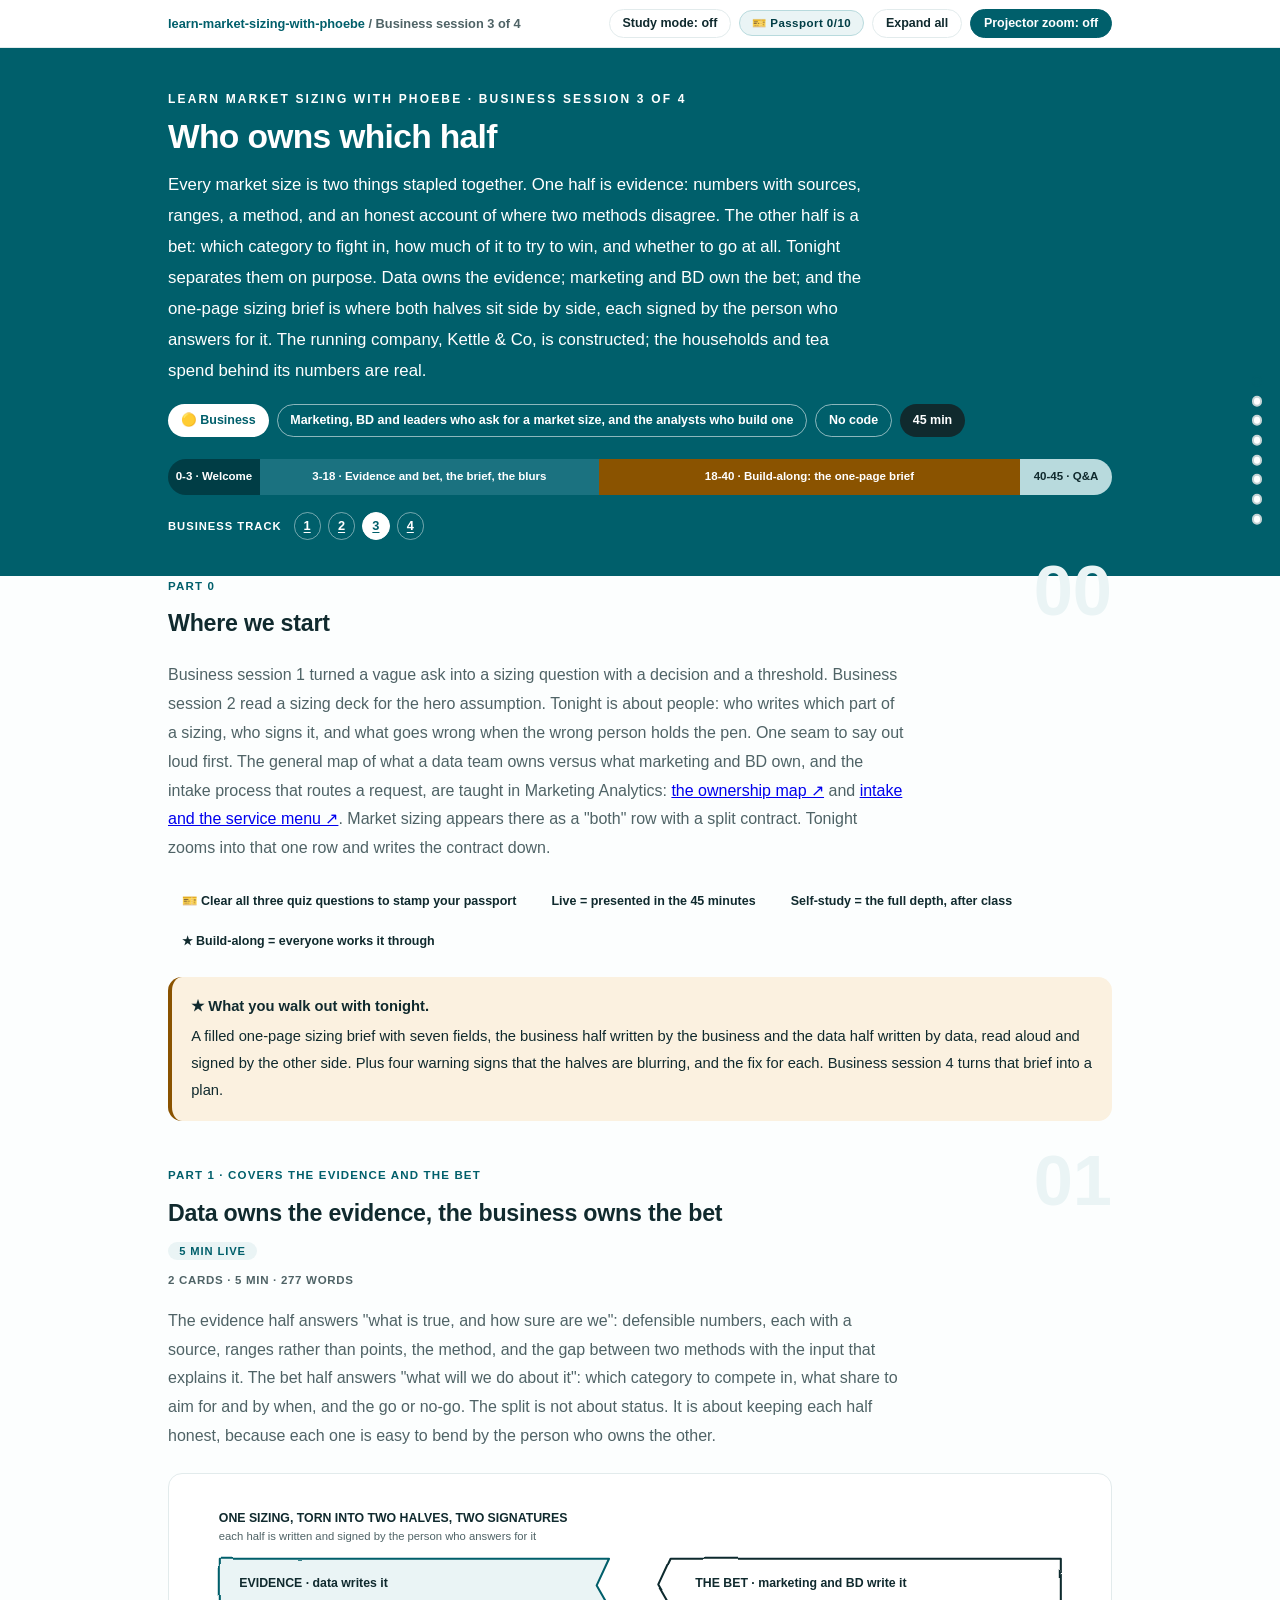
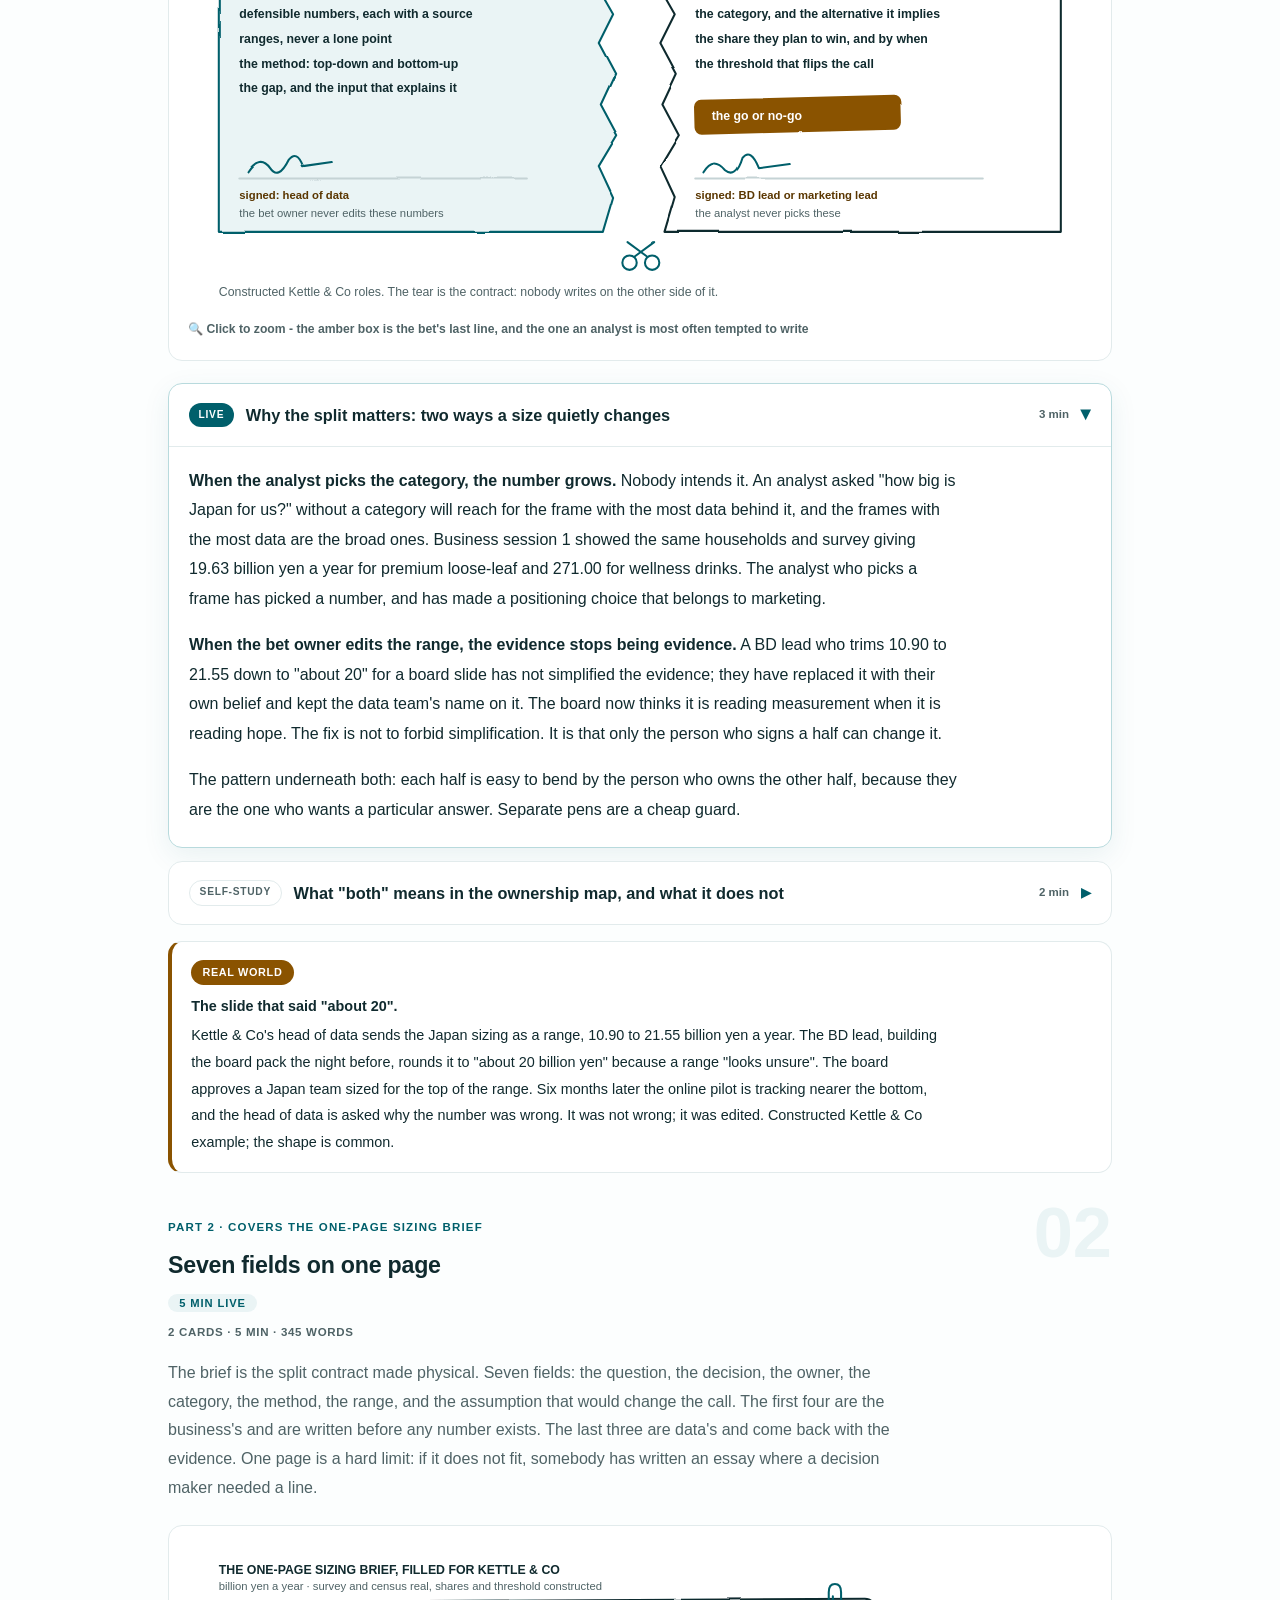
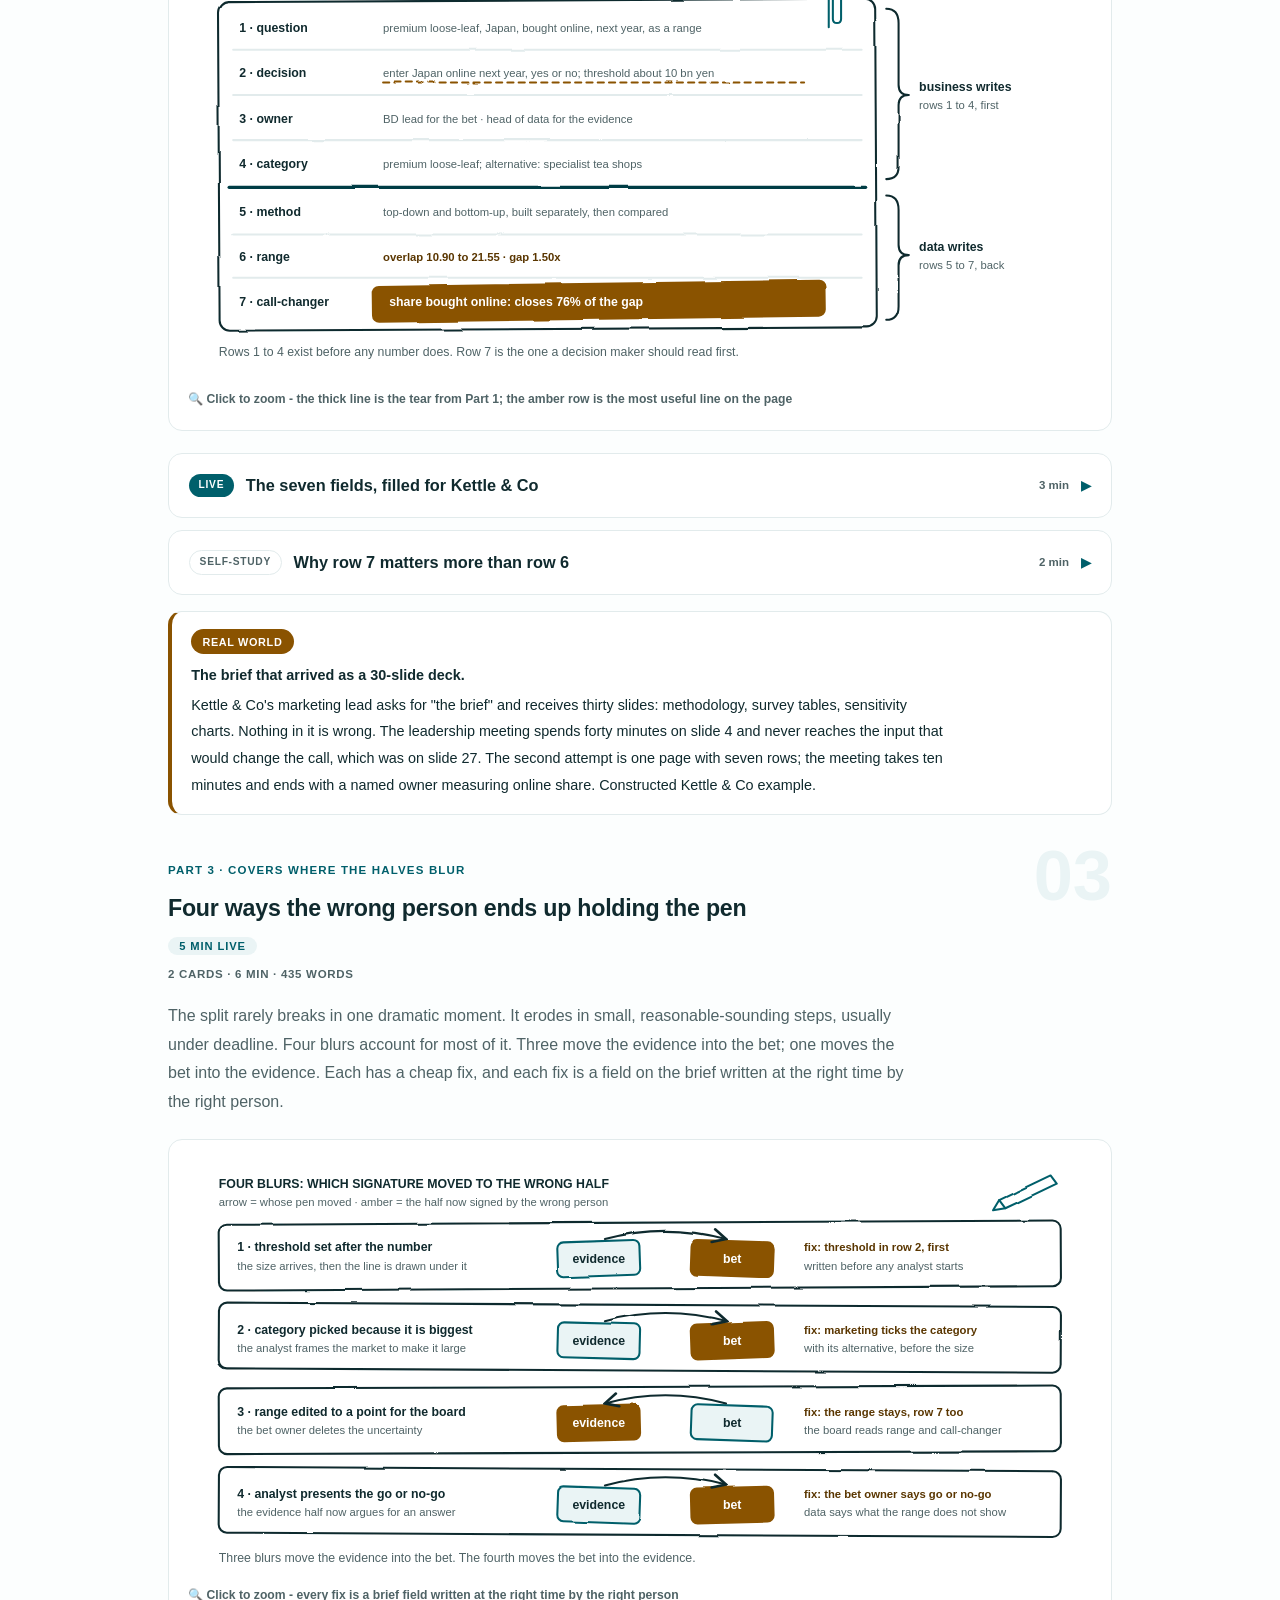
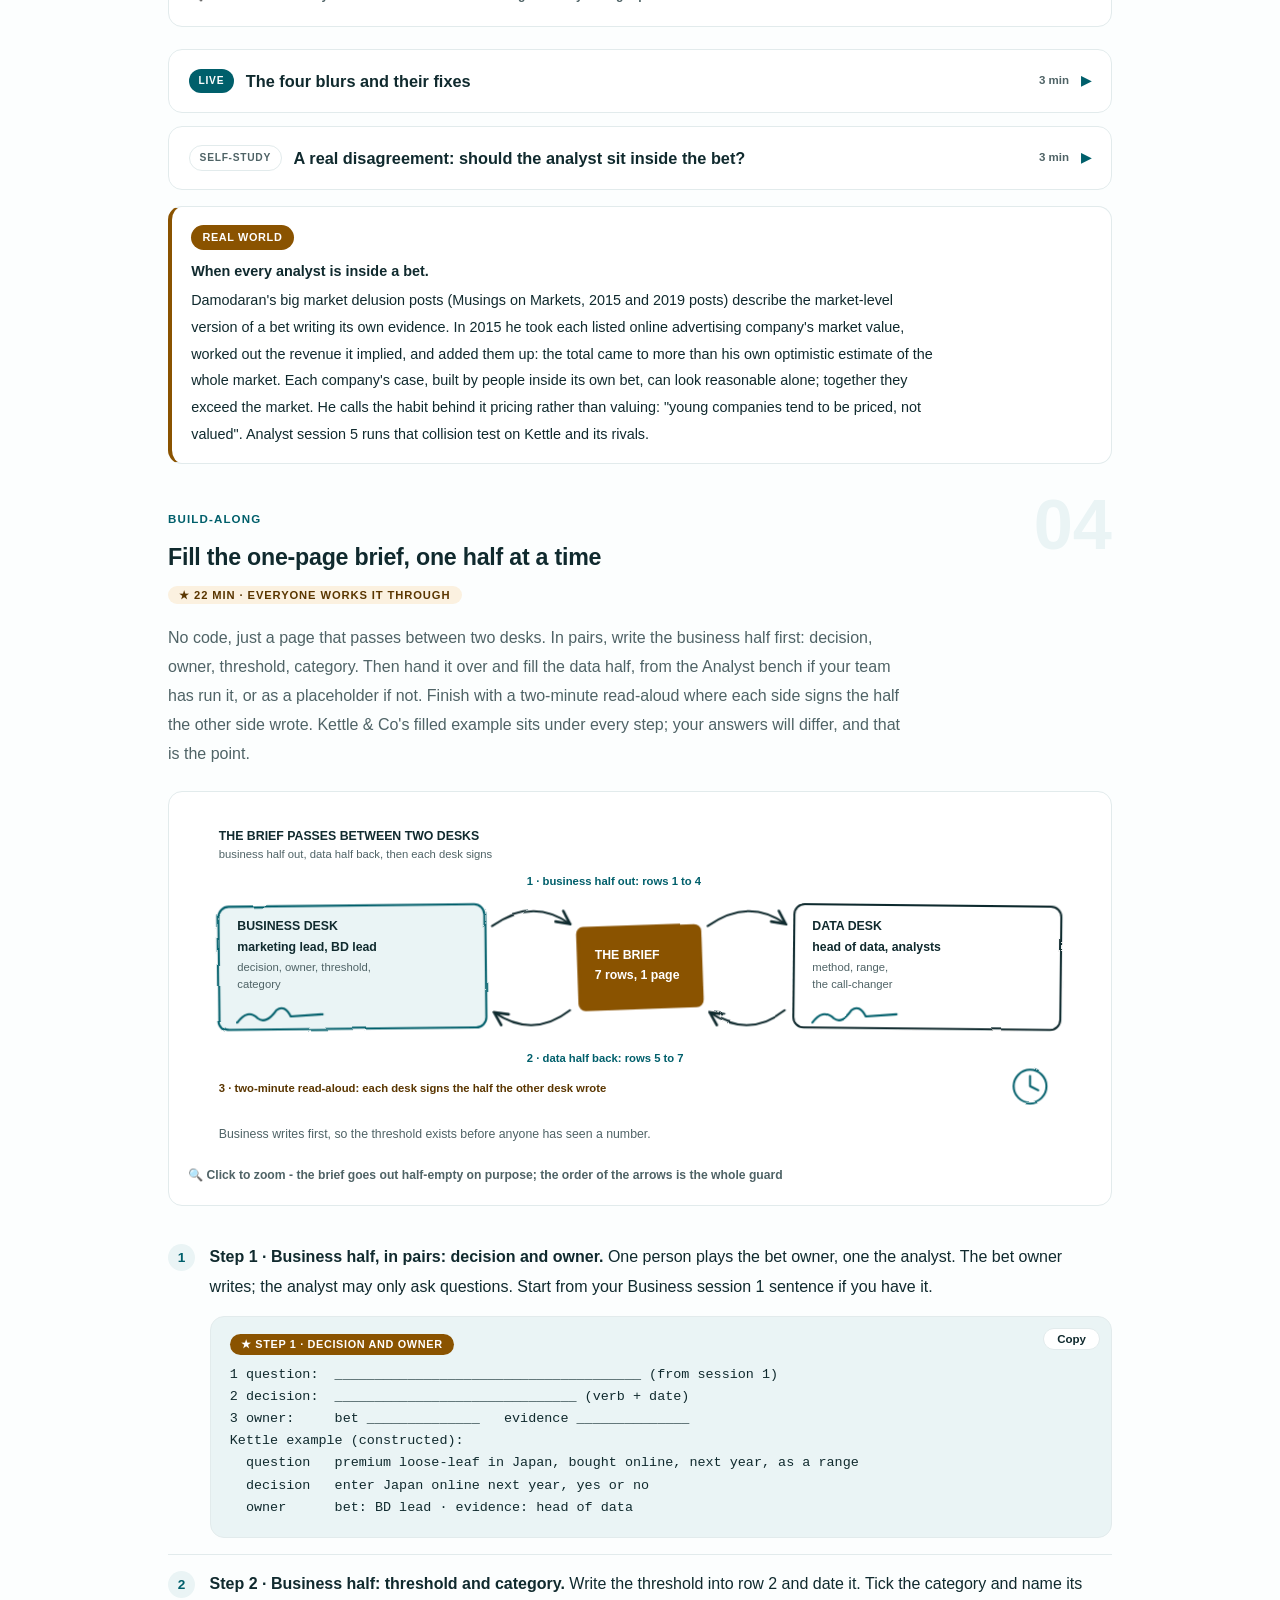
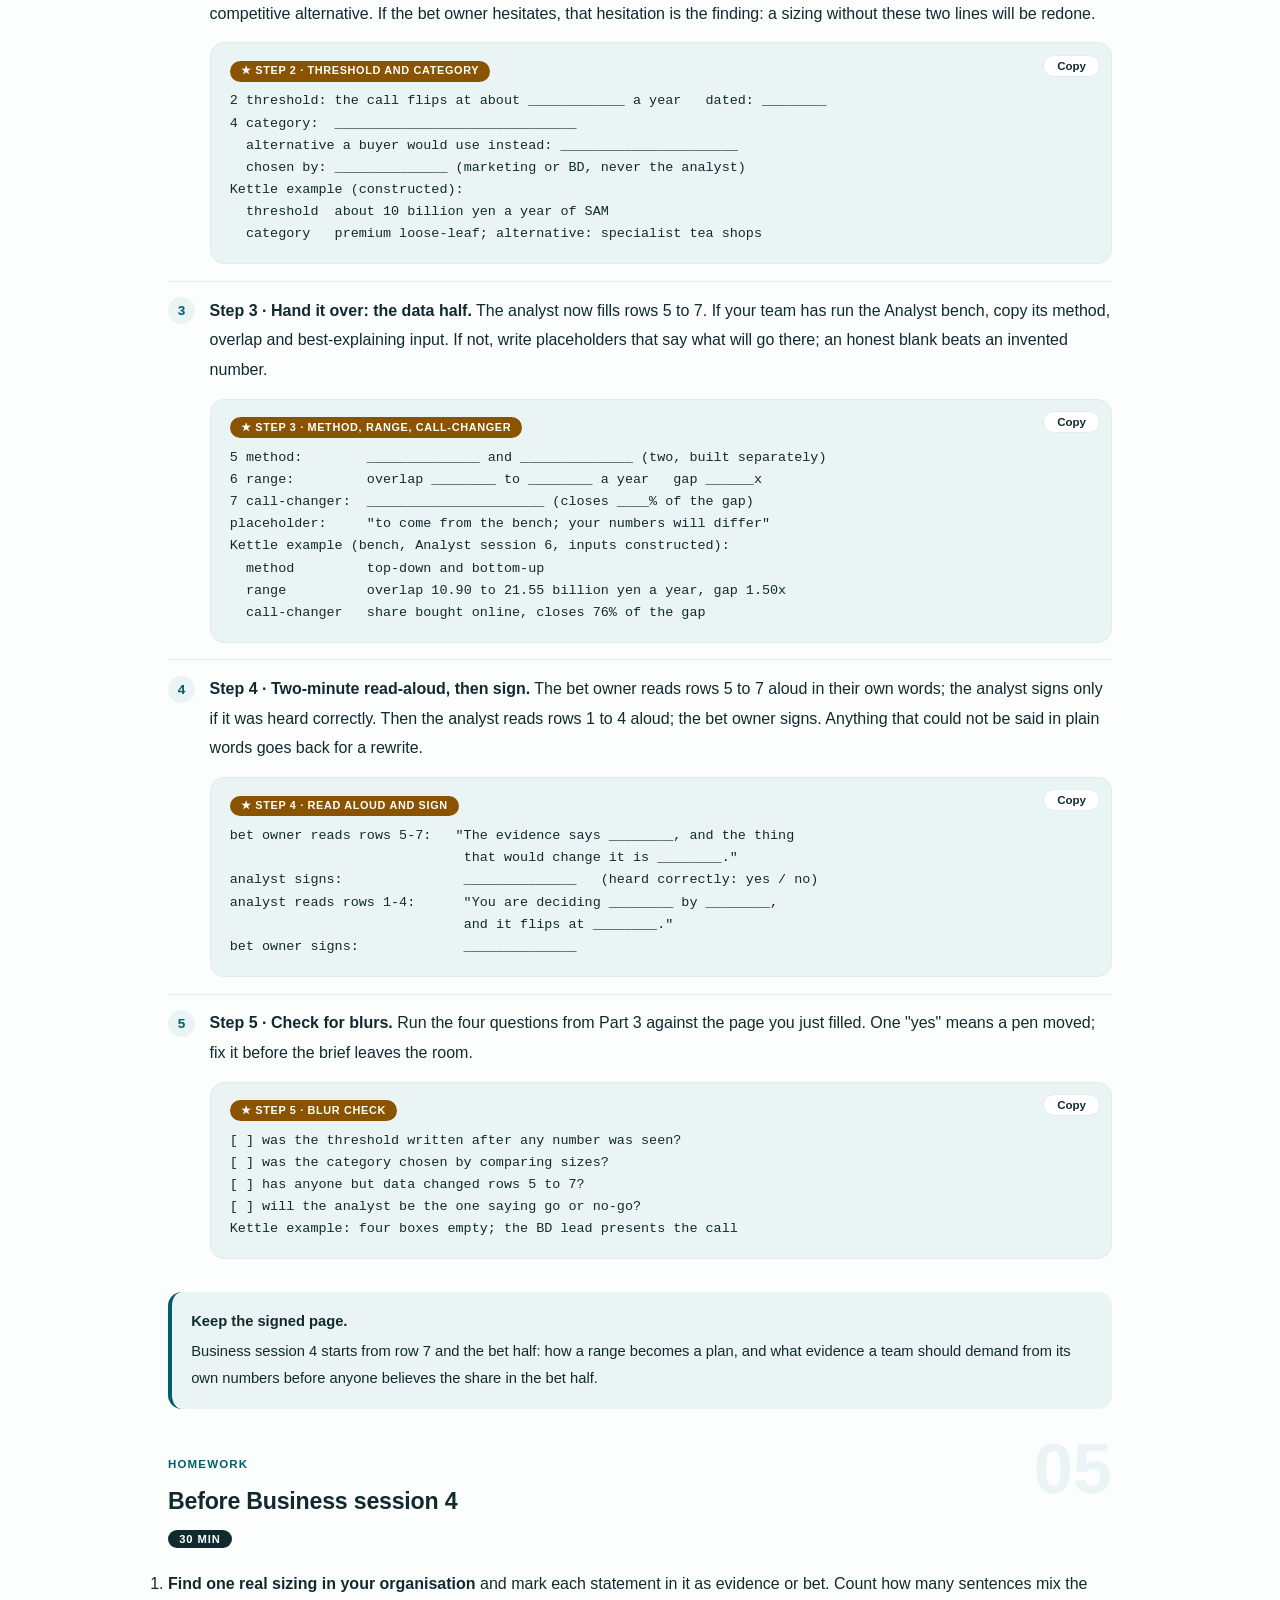
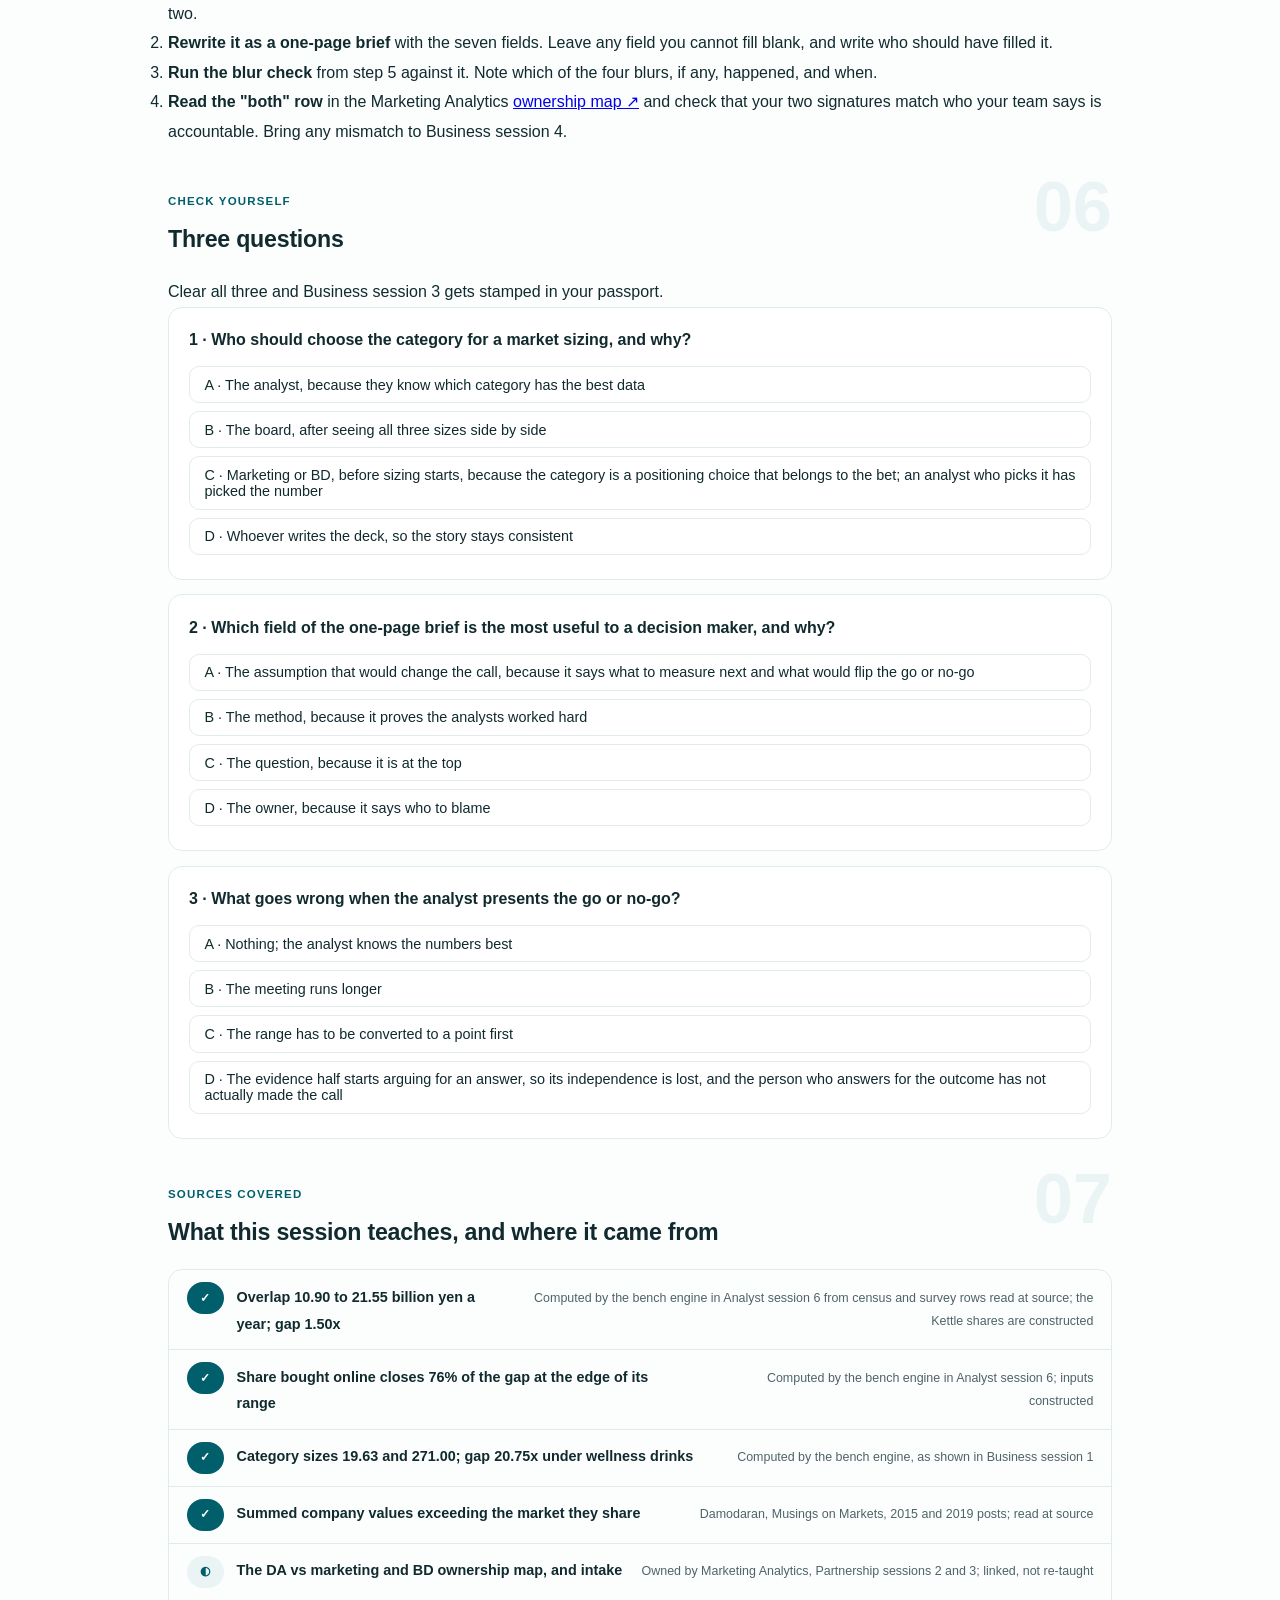
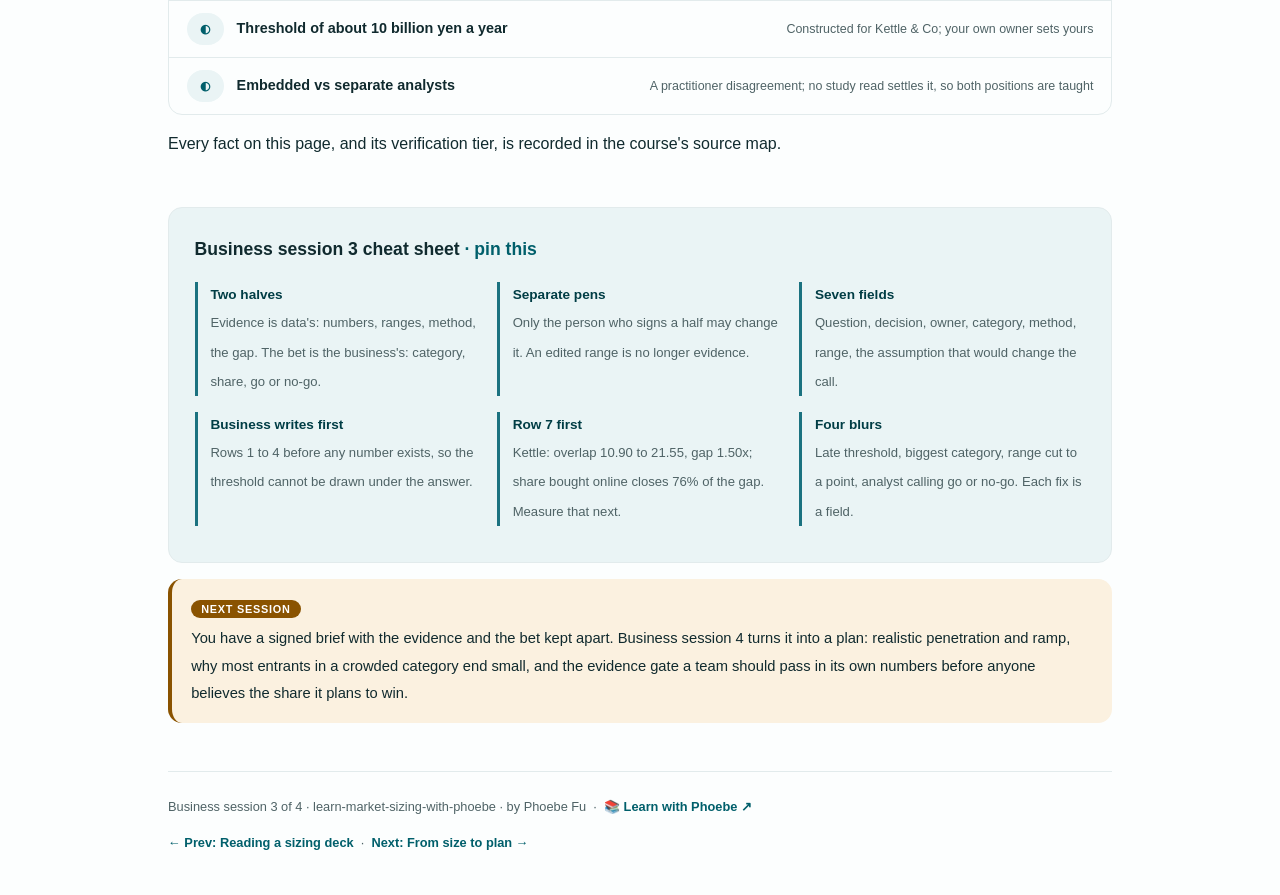
<file: courses/b3-who-owns-which-half.html>
<!DOCTYPE html>
<html lang="en">
<head>
<meta charset="UTF-8">
<meta name="viewport" content="width=device-width, initial-scale=1.0">
<!-- social:start -->
<meta name="description" content="Business session 3 of 4. Who owns which half: data owns the evidence, marketing and BD own the bet. The one-page sizing brief with seven fields, the four ways the halves blur, and a build-along where each desk signs the other's half. Kettle &amp; Co, a constructed tea brand, is the worked example.">
<meta property="og:type" content="article">
<meta property="og:site_name" content="Learn with Phoebe">
<meta property="og:title" content="Who owns which half - learn market sizing with phoebe">
<meta property="og:description" content="Business session 3 of 4. The evidence and the bet are two halves of one page, signed by two different people. When the analyst picks the category the number grows; when the bet owner edits the range it stops being evidence.">
<meta property="og:url" content="https://phoebefu6.github.io/learn-market-sizing-with-phoebe/courses/b3-who-owns-which-half.html">
<meta property="og:image" content="https://phoebefu6.github.io/learn-market-sizing-with-phoebe/assets/og-cover.png">
<meta property="og:image:width" content="1200">
<meta property="og:image:height" content="630">
<meta name="twitter:card" content="summary_large_image">
<meta name="twitter:title" content="Who owns which half - learn market sizing with phoebe">
<meta name="twitter:description" content="Business session 3 of 4. One page, seven fields, two signatures: the evidence and the bet.">
<meta name="twitter:image" content="https://phoebefu6.github.io/learn-market-sizing-with-phoebe/assets/og-cover.png">
<!-- social:end -->
<title>Business session 3 · Who owns which half - learn market sizing with phoebe</title>
<link rel="stylesheet" href="../assets/style.css?v=22">
</head>
<body>

<div class="toolbar">
  <div class="wrap">
    <span class="crumb"><a href="../index.html">learn-market-sizing-with-phoebe</a> / Business session 3 of 4</span>
    <button class="btn" id="toggle-all" type="button">Expand all</button>
    <button class="btn primary" id="zoom-toggle" type="button">Projector zoom: off</button>
  </div>
</div>

<header class="masthead">
  <div class="wrap">
    <div class="eyebrow">Learn Market Sizing with Phoebe · Business session 3 of 4</div>
    <h1>Who owns <span class="accent">which half</span></h1>
    <p class="sub">Every market size is two things stapled together. One half is evidence: numbers with sources, ranges, a method, and an honest account of where two methods disagree. The other half is a bet: which category to fight in, how much of it to try to win, and whether to go at all. Tonight separates them on purpose. Data owns the evidence; marketing and BD own the bet; and the one-page sizing brief is where both halves sit side by side, each signed by the person who answers for it. The running company, Kettle &amp; Co, is constructed; the households and tea spend behind its numbers are real.</p>
    <div class="chip-row">
      <span class="chip level">🟡 Business</span>
      <span class="chip audience">Marketing, BD and leaders who ask for a market size, and the analysts who build one</span>
      <span class="chip audience">No code</span>
      <span class="chip time">45 min</span>
    </div>
    <div class="agenda">
      <span class="a1" style="flex:1">0-3 · Welcome</span>
      <span class="a2" style="flex:4">3-18 · Evidence and bet, the brief, the blurs</span>
      <span class="a3" style="flex:5">18-40 · Build-along: the one-page brief</span>
      <span class="a4" style="flex:1">40-45 · Q&amp;A</span>
    </div>
  </div>
</header>

<main class="wrap">

  <section class="section" id="intro">
    <div class="section-kicker">
      <span class="klabel">Part 0</span>
      <h2>Where we start</h2>
    </div>
    <p class="lede">Business session 1 turned a vague ask into a sizing question with a decision and a threshold. Business session 2 read a sizing deck for the hero assumption. Tonight is about people: who writes which part of a sizing, who signs it, and what goes wrong when the wrong person holds the pen. One seam to say out loud first. The general map of what a data team owns versus what marketing and BD own, and the intake process that routes a request, are taught in Marketing Analytics: <a href="https://phoebefu6.github.io/learn-marketing-analytics-with-phoebe/courses/p2-the-ownership-map.html">the ownership map ↗</a> and <a href="https://phoebefu6.github.io/learn-marketing-analytics-with-phoebe/courses/p3-intake-and-the-service-menu.html">intake and the service menu ↗</a>. Market sizing appears there as a "both" row with a split contract. Tonight zooms into that one row and writes the contract down.</p>

    <div class="legend">
      <span class="pill">🎫 Clear all three quiz questions to stamp your passport</span>
      <span class="pill">Live = presented in the 45 minutes</span>
      <span class="pill">Self-study = the full depth, after class</span>
      <span class="pill">★ Build-along = everyone works it through</span>
    </div>

    <div class="callout win">
      <p><strong>★ What you walk out with tonight.</strong> A filled one-page sizing brief with seven fields, the business half written by the business and the data half written by data, read aloud and signed by the other side. Plus four warning signs that the halves are blurring, and the fix for each. Business session 4 turns that brief into a plan.</p>
    </div>
  </section>

  <section class="section" id="part-1">
    <div class="section-kicker">
      <span class="klabel">Part 1 · covers the evidence and the bet</span>
      <h2>Data owns the evidence, the business owns the bet</h2>
      <span class="tag concept">5 min live</span>
    </div>
    <p class="lede">The evidence half answers "what is true, and how sure are we": defensible numbers, each with a source, ranges rather than points, the method, and the gap between two methods with the input that explains it. The bet half answers "what will we do about it": which category to compete in, what share to aim for and by when, and the go or no-go. The split is not about status. It is about keeping each half honest, because each one is easy to bend by the person who owns the other.</p>

    <figure class="zoomable">
      <svg viewBox="0 0 880 404" xmlns="http://www.w3.org/2000/svg" role="img" aria-label="One hand-drawn sheet torn into two halves. The left half, evidence, signed by the head of data, lists: defensible numbers each with a source, ranges never a lone point, the method top-down and bottom-up, and the gap between them and what explains it. The right half, the bet, signed by the BD lead or marketing lead, lists: the category choice and its alternative, the share they plan to win and by when, the threshold that flips the call, and in amber, the go or no-go. Small notes say the bet owner never edits the evidence numbers and the analyst never picks the bet items.">
        <defs>
          <filter id="b3aSk" x="-3%" y="-3%" width="106%" height="106%"><feTurbulence type="fractalNoise" baseFrequency="0.02" numOctaves="2" seed="31" result="n"/><feDisplacementMap in="SourceGraphic" in2="n" scale="2.4" xChannelSelector="R" yChannelSelector="G"/></filter>
          <pattern id="b3aHc" patternUnits="userSpaceOnUse" width="7" height="7" patternTransform="rotate(-38)"><line x1="0" y1="0" x2="0" y2="7" stroke="#005F6B" stroke-width="1" opacity=".5"/></pattern>
          <marker id="b3aAr" viewBox="0 0 10 10" refX="9" refY="5" markerWidth="8" markerHeight="8" orient="auto"><path d="M1 1 L9 5 L1 9" fill="none" stroke="#102A2E" stroke-width="1.6" stroke-linecap="round"/></marker>
        </defs>
        <style>
          .b3aH { font: 800 12px Inter, sans-serif; fill: #102A2E; }
          .b3aL { font: 600 12px Inter, sans-serif; fill: #102A2E; }
          .b3aS { font: 400 11px Inter, sans-serif; fill: #4F6366; }
          .b3aB { font: 800 11px Inter, sans-serif; fill: #5A3600; }
          .b3aW { font: 800 12px Inter, sans-serif; fill: #FFFFFF; }
          .b3aA { font: 700 11px Inter, sans-serif; fill: #005F6B; }
          .b3aN { font: 400 12px Inter, sans-serif; fill: #4F6366; }
        </style>

        <text class="b3aH" x="30" y="28">ONE SIZING, TORN INTO TWO HALVES, TWO SIGNATURES</text>
        <text class="b3aS" x="30" y="46">each half is written and signed by the person who answers for it</text>

        <g filter="url(#b3aSk)" fill="none" stroke="#102A2E" stroke-width="2" stroke-linecap="round" stroke-linejoin="round">
          <path d="M30 64 L410 64 L398 90 L414 118 L400 146 L416 176 L402 206 L418 236 L400 266 L414 296 L404 330 L30 330 Z" fill="#EAF4F5" stroke="#005F6B"/>
          <path d="M470 64 L850 64 L850 330 L464 330 L474 296 L460 266 L478 236 L462 206 L476 176 L460 146 L474 118 L458 90 Z" fill="#FFFFFF"/>
          <rect x="494" y="200" width="200" height="32" rx="6" transform="rotate(-1.5 594 216)" fill="#8A5300" stroke="#8A5300"/>
          <path d="M50 278 L330 278" stroke="#C5D3D5"/>
          <path d="M494 278 L774 278" stroke="#C5D3D5"/>
          <path d="M58 272 Q70 254 80 268 Q88 280 98 260 Q106 250 112 266 L140 262" stroke="#005F6B"/>
          <path d="M502 272 Q512 256 524 270 Q534 278 540 258 Q548 248 556 268 L586 264" stroke="#005F6B"/>
          <!-- doodle: scissors under the tear -->
          <circle cx="430" cy="360" r="7" stroke="#005F6B"/>
          <circle cx="452" cy="360" r="7" stroke="#005F6B"/>
          <path d="M435 354 L454 340 M447 354 L428 340" stroke="#005F6B"/>
        </g>

        <text class="b3aH" x="50" y="92">EVIDENCE · data writes it</text>
        <text class="b3aL" x="50" y="122">defensible numbers, each with a source</text>
        <text class="b3aL" x="50" y="146">ranges, never a lone point</text>
        <text class="b3aL" x="50" y="170">the method: top-down and bottom-up</text>
        <text class="b3aL" x="50" y="194">the gap, and the input that explains it</text>

        <text class="b3aH" x="494" y="92">THE BET · marketing and BD write it</text>
        <text class="b3aL" x="494" y="122">the category, and the alternative it implies</text>
        <text class="b3aL" x="494" y="146">the share they plan to win, and by when</text>
        <text class="b3aL" x="494" y="170">the threshold that flips the call</text>
        <text class="b3aW" x="510" y="221">the go or no-go</text>

        <text class="b3aB" x="50" y="298">signed: head of data</text>
        <text class="b3aS" x="50" y="316">the bet owner never edits these numbers</text>
        <text class="b3aB" x="494" y="298">signed: BD lead or marketing lead</text>
        <text class="b3aS" x="494" y="316">the analyst never picks these</text>

        <text class="b3aN" x="30" y="392">Constructed Kettle &amp; Co roles. The tear is the contract: nobody writes on the other side of it.</text>
      </svg>
      <figcaption>🔍 Click to zoom - the amber box is the bet's last line, and the one an analyst is most often tempted to write</figcaption>
    </figure>

    <details class="card" open>
      <summary><span class="mode live">Live</span>Why the split matters: two ways a size quietly changes<span class="mini">3 min</span><span class="caret">▶</span></summary>
      <div class="body">
        <p><strong>When the analyst picks the category, the number grows.</strong> Nobody intends it. An analyst asked "how big is Japan for us?" without a category will reach for the frame with the most data behind it, and the frames with the most data are the broad ones. Business session 1 showed the same households and survey giving 19.63 billion yen a year for premium loose-leaf and 271.00 for wellness drinks. The analyst who picks a frame has picked a number, and has made a positioning choice that belongs to marketing.</p>
        <p><strong>When the bet owner edits the range, the evidence stops being evidence.</strong> A BD lead who trims 10.90 to 21.55 down to "about 20" for a board slide has not simplified the evidence; they have replaced it with their own belief and kept the data team's name on it. The board now thinks it is reading measurement when it is reading hope. The fix is not to forbid simplification. It is that only the person who signs a half can change it.</p>
        <p>The pattern underneath both: each half is easy to bend by the person who owns the other half, because they are the one who wants a particular answer. Separate pens are a cheap guard.</p>
      </div>
    </details>

    <details class="card">
      <summary><span class="mode self">Self-study</span>What "both" means in the ownership map, and what it does not<span class="mini">2 min</span><span class="caret">▶</span></summary>
      <div class="body">
        <p>The Marketing Analytics <a href="https://phoebefu6.github.io/learn-marketing-analytics-with-phoebe/courses/p2-the-ownership-map.html">ownership map ↗</a> lists market sizing as a "both" row. "Both" does not mean "both teams edit the same number until it looks right". It means a split contract: two named halves, two owners, one page. Who is responsible, accountable, consulted and informed on each row, and how a request enters the team, are taught there and not repeated here. Tonight only draws the line inside the one row.</p>
      </div>
    </details>

    <div class="callout example">
      <span class="ex-pill">Real world</span>
      <p><strong>The slide that said "about 20".</strong> Kettle &amp; Co's head of data sends the Japan sizing as a range, 10.90 to 21.55 billion yen a year. The BD lead, building the board pack the night before, rounds it to "about 20 billion yen" because a range "looks unsure". The board approves a Japan team sized for the top of the range. Six months later the online pilot is tracking nearer the bottom, and the head of data is asked why the number was wrong. It was not wrong; it was edited. Constructed Kettle &amp; Co example; the shape is common.</p>
    </div>
  </section>

  <section class="section" id="part-2">
    <div class="section-kicker">
      <span class="klabel">Part 2 · covers the one-page sizing brief</span>
      <h2>Seven fields on one page</h2>
      <span class="tag concept">5 min live</span>
    </div>
    <p class="lede">The brief is the split contract made physical. Seven fields: the question, the decision, the owner, the category, the method, the range, and the assumption that would change the call. The first four are the business's and are written before any number exists. The last three are data's and come back with the evidence. One page is a hard limit: if it does not fit, somebody has written an essay where a decision maker needed a line.</p>

    <figure class="zoomable">
      <svg viewBox="0 0 880 422" xmlns="http://www.w3.org/2000/svg" role="img" aria-label="A hand-drawn page with seven labelled rows, filled for Kettle and Co. Row 1, question: premium loose-leaf, Japan, bought online, next year, as a range. Row 2, decision: enter Japan online next year, yes or no, threshold about 10 billion yen, constructed. Row 3, owner: BD lead for the bet, head of data for the evidence. Row 4, category: premium loose-leaf, alternative specialist tea shops. A thick line, then row 5, method: top-down and bottom-up, built separately. Row 6, range: overlap 10.90 to 21.55 billion yen a year, gap 1.50x. Row 7, in amber: share bought online explains 76 percent of the gap. A brace marks rows 1 to 4 as business writes, and rows 5 to 7 as data writes.">
        <defs>
          <filter id="b3bSk" x="-3%" y="-3%" width="106%" height="106%"><feTurbulence type="fractalNoise" baseFrequency="0.02" numOctaves="2" seed="37" result="n"/><feDisplacementMap in="SourceGraphic" in2="n" scale="2.4" xChannelSelector="R" yChannelSelector="G"/></filter>
          <pattern id="b3bHc" patternUnits="userSpaceOnUse" width="7" height="7" patternTransform="rotate(-38)"><line x1="0" y1="0" x2="0" y2="7" stroke="#005F6B" stroke-width="1" opacity=".5"/></pattern>
          <marker id="b3bAr" viewBox="0 0 10 10" refX="9" refY="5" markerWidth="8" markerHeight="8" orient="auto"><path d="M1 1 L9 5 L1 9" fill="none" stroke="#102A2E" stroke-width="1.6" stroke-linecap="round"/></marker>
        </defs>
        <style>
          .b3bH { font: 800 12px Inter, sans-serif; fill: #102A2E; }
          .b3bL { font: 600 12px Inter, sans-serif; fill: #102A2E; }
          .b3bS { font: 400 11px Inter, sans-serif; fill: #4F6366; }
          .b3bB { font: 800 11px Inter, sans-serif; fill: #5A3600; }
          .b3bW { font: 800 12px Inter, sans-serif; fill: #FFFFFF; }
          .b3bA { font: 700 11px Inter, sans-serif; fill: #005F6B; }
          .b3bN { font: 400 12px Inter, sans-serif; fill: #4F6366; }
        </style>

        <text class="b3bH" x="30" y="28">THE ONE-PAGE SIZING BRIEF, FILLED FOR KETTLE &amp; CO</text>
        <text class="b3bS" x="30" y="44">billion yen a year · survey and census real, shares and threshold constructed</text>

        <g filter="url(#b3bSk)" fill="none" stroke="#102A2E" stroke-width="2" stroke-linecap="round" stroke-linejoin="round">
          <rect x="30" y="54" width="640" height="320" rx="10" transform="rotate(-0.3 350 214)" fill="#FFFFFF"/>
          <path d="M44 102 L656 102" stroke="#E2EBEC"/>
          <path d="M44 146 L656 146" stroke="#E2EBEC"/>
          <path d="M44 190 L656 190" stroke="#E2EBEC"/>
          <path d="M40 236 L660 236" stroke="#003D45" stroke-width="3"/>
          <path d="M44 282 L656 282" stroke="#E2EBEC"/>
          <path d="M44 324 L656 324" stroke="#E2EBEC"/>
          <path d="M190 134 L600 134" stroke="#8A5300" stroke-dasharray="6 5"/>
          <rect x="180" y="330" width="440" height="34" rx="6" transform="rotate(-0.8 400 347)" fill="#8A5300" stroke="#8A5300"/>
          <path d="M680 62 Q692 62 692 76 L692 136 Q692 146 702 146 Q692 146 692 156 L692 216 Q692 228 680 228"/>
          <path d="M680 244 Q692 244 692 258 L692 292 Q692 302 702 302 Q692 302 692 312 L692 352 Q692 366 680 366"/>
          <!-- doodle: a paperclip on the page corner -->
          <path d="M624 80 L624 46 Q624 38 630 38 Q636 38 636 46 L636 72 Q636 76 632 76 Q628 76 628 72 L628 50" stroke="#005F6B"/>
        </g>

        <text class="b3bL" x="50" y="85">1 · question</text>
        <text class="b3bS" x="190" y="85">premium loose-leaf, Japan, bought online, next year, as a range</text>
        <text class="b3bL" x="50" y="129">2 · decision</text>
        <text class="b3bS" x="190" y="129">enter Japan online next year, yes or no; threshold about 10 bn yen</text>
        <text class="b3bL" x="50" y="173">3 · owner</text>
        <text class="b3bS" x="190" y="173">BD lead for the bet · head of data for the evidence</text>
        <text class="b3bL" x="50" y="217">4 · category</text>
        <text class="b3bS" x="190" y="217">premium loose-leaf; alternative: specialist tea shops</text>
        <text class="b3bL" x="50" y="264">5 · method</text>
        <text class="b3bS" x="190" y="264">top-down and bottom-up, built separately, then compared</text>
        <text class="b3bL" x="50" y="308">6 · range</text>
        <text class="b3bB" x="190" y="308">overlap 10.90 to 21.55 · gap 1.50x</text>
        <text class="b3bL" x="50" y="352">7 · call-changer</text>
        <text class="b3bW" x="196" y="352">share bought online: closes 76% of the gap</text>

        <text class="b3bH" x="712" y="142">business writes</text>
        <text class="b3bS" x="712" y="160">rows 1 to 4, first</text>
        <text class="b3bH" x="712" y="298">data writes</text>
        <text class="b3bS" x="712" y="316">rows 5 to 7, back</text>

        <text class="b3bN" x="30" y="400">Rows 1 to 4 exist before any number does. Row 7 is the one a decision maker should read first.</text>
      </svg>
      <figcaption>🔍 Click to zoom - the thick line is the tear from Part 1; the amber row is the most useful line on the page</figcaption>
    </figure>

    <details class="card">
      <summary><span class="mode live">Live</span>The seven fields, filled for Kettle &amp; Co<span class="mini">3 min</span><span class="caret">▶</span></summary>
      <div class="body">
        <p><strong>1 · Question.</strong> From Business session 1: how big is premium loose-leaf tea in Japan, bought online, next year, as a range. <strong>2 · Decision.</strong> Enter Japan online next year, yes or no, against a threshold of about 10 billion yen a year of SAM. The threshold is constructed for Kettle; yours comes from your own owner. <strong>3 · Owner.</strong> Two names: the BD lead answers for the bet, the head of data answers for the evidence. <strong>4 · Category.</strong> Premium loose-leaf, chosen by marketing, with the competitive alternative it implies: specialist tea shops and other direct-to-consumer leaf brands.</p>
        <p><strong>5 · Method.</strong> Top-down (census households, survey spend per household, premium and online shares) and bottom-up (buyers, spend per order, orders a year), built separately so that one can check the other. <strong>6 · Range.</strong> The two methods overlap from 10.90 to 21.55 billion yen a year, and their middles sit 1.50x apart. <strong>7 · The assumption that would change the call.</strong> Share bought online. At the edge of its range it closes 76 percent of the gap between the two methods, more than any other input, so it is the number to measure next.</p>
        <p>Every number in rows 6 and 7 is computed by the bench in Analyst session 6 from real survey and census rows and constructed Kettle shares. Change an assumption there and your numbers will differ.</p>
      </div>
    </details>

    <details class="card">
      <summary><span class="mode self">Self-study</span>Why row 7 matters more than row 6<span class="mini">2 min</span><span class="caret">▶</span></summary>
      <div class="body">
        <p>Kettle's whole range, 10.90 to 21.55, sits above the constructed 10 billion yen threshold, so row 6 already says "go" on paper. But the bottom of the overlap is less than a billion yen above the line. Row 7 tells the decision maker what would push the range below it: if the share of premium leaf bought online is at the low end of its assumed range, the picture changes. That turns a go into "go, and measure online share in the first quarter", which is a far more useful sentence than any point estimate.</p>
        <p>A range without a call-changer leaves the decision maker with a number to admire. A call-changer gives them something to do.</p>
      </div>
    </details>

    <div class="callout example">
      <span class="ex-pill">Real world</span>
      <p><strong>The brief that arrived as a 30-slide deck.</strong> Kettle &amp; Co's marketing lead asks for "the brief" and receives thirty slides: methodology, survey tables, sensitivity charts. Nothing in it is wrong. The leadership meeting spends forty minutes on slide 4 and never reaches the input that would change the call, which was on slide 27. The second attempt is one page with seven rows; the meeting takes ten minutes and ends with a named owner measuring online share. Constructed Kettle &amp; Co example.</p>
    </div>
  </section>

  <section class="section" id="part-3">
    <div class="section-kicker">
      <span class="klabel">Part 3 · covers where the halves blur</span>
      <h2>Four ways the wrong person ends up holding the pen</h2>
      <span class="tag concept">5 min live</span>
    </div>
    <p class="lede">The split rarely breaks in one dramatic moment. It erodes in small, reasonable-sounding steps, usually under deadline. Four blurs account for most of it. Three move the evidence into the bet; one moves the bet into the evidence. Each has a cheap fix, and each fix is a field on the brief written at the right time by the right person.</p>

    <figure class="zoomable">
      <svg viewBox="0 0 880 404" xmlns="http://www.w3.org/2000/svg" role="img" aria-label="A hand-drawn ladder of four rows. Each row shows a blur, two small boxes labelled evidence and bet with an arrow showing whose signature moved, and the fix. Row 1: threshold set after the number is seen; the evidence writes the bet; fix: threshold in row 2, written first. Row 2: category picked because it is biggest; the evidence writes the bet; fix: marketing ticks the category. Row 3: range edited to a point for the board; the bet writes the evidence; fix: the range stays, row 7 too. Row 4: analyst presents the go or no-go; the evidence writes the bet; fix: the bet owner says go or no-go. In each row, the half signed by the wrong person is filled amber.">
        <defs>
          <filter id="b3cSk" x="-3%" y="-3%" width="106%" height="106%"><feTurbulence type="fractalNoise" baseFrequency="0.02" numOctaves="2" seed="41" result="n"/><feDisplacementMap in="SourceGraphic" in2="n" scale="2.4" xChannelSelector="R" yChannelSelector="G"/></filter>
          <pattern id="b3cHc" patternUnits="userSpaceOnUse" width="7" height="7" patternTransform="rotate(-38)"><line x1="0" y1="0" x2="0" y2="7" stroke="#005F6B" stroke-width="1" opacity=".5"/></pattern>
          <marker id="b3cAr" viewBox="0 0 10 10" refX="9" refY="5" markerWidth="8" markerHeight="8" orient="auto"><path d="M1 1 L9 5 L1 9" fill="none" stroke="#102A2E" stroke-width="1.6" stroke-linecap="round"/></marker>
        </defs>
        <style>
          .b3cH { font: 800 12px Inter, sans-serif; fill: #102A2E; }
          .b3cL { font: 600 12px Inter, sans-serif; fill: #102A2E; }
          .b3cS { font: 400 11px Inter, sans-serif; fill: #4F6366; }
          .b3cB { font: 800 11px Inter, sans-serif; fill: #5A3600; }
          .b3cW { font: 800 12px Inter, sans-serif; fill: #FFFFFF; }
          .b3cN { font: 400 12px Inter, sans-serif; fill: #4F6366; }
        </style>

        <text class="b3cH" x="30" y="28">FOUR BLURS: WHICH SIGNATURE MOVED TO THE WRONG HALF</text>
        <text class="b3cS" x="30" y="46">arrow = whose pen moved · amber = the half now signed by the wrong person</text>

        <g filter="url(#b3cSk)" fill="none" stroke="#102A2E" stroke-width="2" stroke-linecap="round" stroke-linejoin="round">
          <rect x="30" y="62" width="820" height="64" rx="8" transform="rotate(-0.3 440 94)" fill="#FFFFFF"/>
          <rect x="30" y="142" width="820" height="64" rx="8" transform="rotate(0.3 440 174)" fill="#FFFFFF"/>
          <rect x="30" y="222" width="820" height="64" rx="8" transform="rotate(-0.2 440 254)" fill="#FFFFFF"/>
          <rect x="30" y="302" width="820" height="64" rx="8" transform="rotate(0.3 440 334)" fill="#FFFFFF"/>

          <rect x="360" y="80" width="80" height="34" rx="6" transform="rotate(-2 400 97)" fill="#EAF4F5" stroke="#005F6B"/>
          <rect x="490" y="80" width="80" height="34" rx="6" transform="rotate(2 530 97)" fill="#8A5300" stroke="#8A5300"/>
          <path d="M406 78 Q465 62 524 78" marker-end="url(#b3cAr)"/>

          <rect x="360" y="160" width="80" height="34" rx="6" transform="rotate(1.5 400 177)" fill="#EAF4F5" stroke="#005F6B"/>
          <rect x="490" y="160" width="80" height="34" rx="6" transform="rotate(-2 530 177)" fill="#8A5300" stroke="#8A5300"/>
          <path d="M406 158 Q465 142 524 158" marker-end="url(#b3cAr)"/>

          <rect x="360" y="240" width="80" height="34" rx="6" transform="rotate(-1.5 400 257)" fill="#8A5300" stroke="#8A5300"/>
          <rect x="490" y="240" width="80" height="34" rx="6" transform="rotate(2 530 257)" fill="#EAF4F5" stroke="#005F6B"/>
          <path d="M524 238 Q465 222 406 238" marker-end="url(#b3cAr)"/>

          <rect x="360" y="320" width="80" height="34" rx="6" transform="rotate(2 400 337)" fill="#EAF4F5" stroke="#005F6B"/>
          <rect x="490" y="320" width="80" height="34" rx="6" transform="rotate(-1.5 530 337)" fill="#8A5300" stroke="#8A5300"/>
          <path d="M406 318 Q465 302 524 318" marker-end="url(#b3cAr)"/>

          <!-- doodle: a pen, top right -->
          <path d="M790 40 L840 16 L846 24 L796 48 Z" stroke="#005F6B"/>
          <path d="M790 40 L784 50 L796 48" stroke="#005F6B"/>
        </g>

        <text class="b3cL" x="48" y="90">1 · threshold set after the number</text>
        <text class="b3cS" x="48" y="108">the size arrives, then the line is drawn under it</text>
        <text class="b3cL" x="48" y="170">2 · category picked because it is biggest</text>
        <text class="b3cS" x="48" y="188">the analyst frames the market to make it large</text>
        <text class="b3cL" x="48" y="250">3 · range edited to a point for the board</text>
        <text class="b3cS" x="48" y="268">the bet owner deletes the uncertainty</text>
        <text class="b3cL" x="48" y="330">4 · analyst presents the go or no-go</text>
        <text class="b3cS" x="48" y="348">the evidence half now argues for an answer</text>

        <text class="b3cL" x="400" y="101" text-anchor="middle">evidence</text>
        <text class="b3cW" x="530" y="101" text-anchor="middle">bet</text>
        <text class="b3cL" x="400" y="181" text-anchor="middle">evidence</text>
        <text class="b3cW" x="530" y="181" text-anchor="middle">bet</text>
        <text class="b3cW" x="400" y="261" text-anchor="middle">evidence</text>
        <text class="b3cL" x="530" y="261" text-anchor="middle">bet</text>
        <text class="b3cL" x="400" y="341" text-anchor="middle">evidence</text>
        <text class="b3cW" x="530" y="341" text-anchor="middle">bet</text>

        <text class="b3cB" x="600" y="90">fix: threshold in row 2, first</text>
        <text class="b3cS" x="600" y="108">written before any analyst starts</text>
        <text class="b3cB" x="600" y="170">fix: marketing ticks the category</text>
        <text class="b3cS" x="600" y="188">with its alternative, before the size</text>
        <text class="b3cB" x="600" y="250">fix: the range stays, row 7 too</text>
        <text class="b3cS" x="600" y="268">the board reads range and call-changer</text>
        <text class="b3cB" x="600" y="330">fix: the bet owner says go or no-go</text>
        <text class="b3cS" x="600" y="348">data says what the range does not show</text>

        <text class="b3cN" x="30" y="392">Three blurs move the evidence into the bet. The fourth moves the bet into the evidence.</text>
      </svg>
      <figcaption>🔍 Click to zoom - every fix is a brief field written at the right time by the right person</figcaption>
    </figure>

    <details class="card">
      <summary><span class="mode live">Live</span>The four blurs and their fixes<span class="mini">3 min</span><span class="caret">▶</span></summary>
      <div class="body">
        <p><strong>1 · The threshold is set after the number is seen.</strong> The size comes back at 13, and the threshold quietly becomes 12. A threshold drawn under a known number is not a test; it is a caption. Fix: the threshold goes in row 2, dated, before any analyst starts work.</p>
        <p><strong>2 · The category is chosen by whichever is biggest.</strong> Three frames are sized "to see", and the biggest one ends up on the slide. That is the analyst making marketing's positioning call by default, and Business session 1 showed the cost: a 20.75x gap with the pilot under the wellness frame. Fix: marketing ticks the category in row 4, with the competitive alternative, before sizing starts.</p>
        <p><strong>3 · The range is edited to a point for the board.</strong> "Boards do not like ranges" is a real pressure and a bad reason. Fix: the range stays, and row 7 goes next to it, so the board sees both what is known and what would change the answer. If a single number must appear, it is labelled as the bet owner's planning figure, signed by them, not by data.</p>
        <p><strong>4 · The analyst presents the go or no-go.</strong> Fix: the bet owner says go or no-go and why; the analyst says what the range does and does not support. Quiz question 3 asks why this one is the subtlest.</p>
      </div>
    </details>

    <details class="card">
      <summary><span class="mode self">Self-study</span>A real disagreement: should the analyst sit inside the bet?<span class="mini">3 min</span><span class="caret">▶</span></summary>
      <div class="body">
        <p>Practitioners disagree on this, and both sides have a point. <strong>Some teams embed the analyst in the bet.</strong> The analyst sits with marketing or BD, hears the strategy as it forms, and turns a question around in days rather than weeks. Their sizing is closer to the decision because they were in the room when it was framed. The risk is that they absorb the team's hopes and their ranges drift towards the answer the team wants.</p>
        <p><strong>Others keep the analyst separate.</strong> A central data team sizes for whichever team asks, reports to someone who does not own the bet, and has no stake in the answer. Their evidence is more independent and comparable across teams. The cost is speed and context: they can size the wrong question well because nobody told them what the decision really was.</p>
        <p>No study settles which works better, and the answer probably depends on how often a team bets and how much it costs to be wrong. What both camps share is the brief: whether the analyst sits in the room or across the building, the seven fields and two signatures keep the halves apart on paper. How the reporting lines themselves are drawn belongs to the <a href="https://phoebefu6.github.io/learn-marketing-analytics-with-phoebe/courses/p2-the-ownership-map.html">ownership map ↗</a>.</p>
      </div>
    </details>

    <div class="callout example">
      <span class="ex-pill">Real world</span>
      <p><strong>When every analyst is inside a bet.</strong> Damodaran's big market delusion posts (Musings on Markets, 2015 and 2019 posts) describe the market-level version of a bet writing its own evidence. In 2015 he took each listed online advertising company's market value, worked out the revenue it implied, and added them up: the total came to more than his own optimistic estimate of the whole market. Each company's case, built by people inside its own bet, can look reasonable alone; together they exceed the market. He calls the habit behind it pricing rather than valuing: "young companies tend to be priced, not valued". Analyst session 5 runs that collision test on Kettle and its rivals.</p>
    </div>
  </section>

  <section class="section" id="demo-1">
    <div class="section-kicker">
      <span class="klabel">Build-along</span>
      <h2>Fill the one-page brief, one half at a time</h2>
      <span class="tag demo">★ 22 min · everyone works it through</span>
    </div>
    <p class="lede">No code, just a page that passes between two desks. In pairs, write the business half first: decision, owner, threshold, category. Then hand it over and fill the data half, from the Analyst bench if your team has run it, or as a placeholder if not. Finish with a two-minute read-aloud where each side signs the half the other side wrote. Kettle &amp; Co's filled example sits under every step; your answers will differ, and that is the point.</p>

    <figure class="zoomable">
      <svg viewBox="0 0 880 334" xmlns="http://www.w3.org/2000/svg" role="img" aria-label="Two hand-drawn desks with the one-page brief, in amber, between them. On the left, the business desk: marketing lead and BD lead, who write decision, owner, threshold and category. On the right, the data desk: head of data and analysts, who write method, range and the call-changer. Arrows across the top show step 1, the business half going out, rows 1 to 4. Arrows across the bottom show step 2, the data half coming back, rows 5 to 7. A note shows step 3: a two-minute read-aloud where each desk signs the half the other desk wrote.">
        <defs>
          <filter id="b3dSk" x="-3%" y="-3%" width="106%" height="106%"><feTurbulence type="fractalNoise" baseFrequency="0.02" numOctaves="2" seed="43" result="n"/><feDisplacementMap in="SourceGraphic" in2="n" scale="2.4" xChannelSelector="R" yChannelSelector="G"/></filter>
          <pattern id="b3dHc" patternUnits="userSpaceOnUse" width="7" height="7" patternTransform="rotate(-38)"><line x1="0" y1="0" x2="0" y2="7" stroke="#005F6B" stroke-width="1" opacity=".5"/></pattern>
          <marker id="b3dAr" viewBox="0 0 10 10" refX="9" refY="5" markerWidth="8" markerHeight="8" orient="auto"><path d="M1 1 L9 5 L1 9" fill="none" stroke="#102A2E" stroke-width="1.6" stroke-linecap="round"/></marker>
        </defs>
        <style>
          .b3dH { font: 800 12px Inter, sans-serif; fill: #102A2E; }
          .b3dL { font: 600 12px Inter, sans-serif; fill: #102A2E; }
          .b3dS { font: 400 11px Inter, sans-serif; fill: #4F6366; }
          .b3dB { font: 800 11px Inter, sans-serif; fill: #5A3600; }
          .b3dW { font: 800 12px Inter, sans-serif; fill: #FFFFFF; }
          .b3dA { font: 700 11px Inter, sans-serif; fill: #005F6B; }
          .b3dN { font: 400 12px Inter, sans-serif; fill: #4F6366; }
        </style>

        <text class="b3dH" x="30" y="28">THE BRIEF PASSES BETWEEN TWO DESKS</text>
        <text class="b3dS" x="30" y="46">business half out, data half back, then each desk signs</text>

        <g filter="url(#b3dSk)" fill="none" stroke="#102A2E" stroke-width="2" stroke-linecap="round" stroke-linejoin="round">
          <rect x="30" y="92" width="260" height="120" rx="10" transform="rotate(-0.6 160 152)" fill="#EAF4F5" stroke="#005F6B"/>
          <rect x="590" y="92" width="260" height="120" rx="10" transform="rotate(0.6 720 152)" fill="#FFFFFF"/>
          <rect x="380" y="112" width="120" height="80" rx="6" transform="rotate(-2 440 152)" fill="#8A5300" stroke="#8A5300"/>
          <path d="M296 112 Q336 84 372 110" marker-end="url(#b3dAr)"/>
          <path d="M506 112 Q546 84 582 110" marker-end="url(#b3dAr)"/>
          <path d="M582 194 Q546 222 508 196" marker-end="url(#b3dAr)"/>
          <path d="M372 194 Q336 222 298 196" marker-end="url(#b3dAr)"/>
          <path d="M48 206 Q58 192 68 202 Q76 208 86 194 Q94 188 100 200 L130 198" stroke="#005F6B"/>
          <path d="M608 206 Q618 192 628 202 Q636 208 646 194 Q654 188 660 200 L690 198" stroke="#005F6B"/>
          <!-- doodle: a two-minute clock -->
          <circle cx="820" cy="268" r="16" stroke="#005F6B"/>
          <path d="M820 268 L820 258 M820 268 L828 272" stroke="#005F6B"/>
        </g>

        <text class="b3dA" x="330" y="72">1 · business half out: rows 1 to 4</text>
        <text class="b3dA" x="330" y="244">2 · data half back: rows 5 to 7</text>

        <text class="b3dH" x="48" y="116">BUSINESS DESK</text>
        <text class="b3dL" x="48" y="136">marketing lead, BD lead</text>
        <text class="b3dS" x="48" y="156">decision, owner, threshold,</text>
        <text class="b3dS" x="48" y="172">category</text>

        <text class="b3dW" x="396" y="144">THE BRIEF</text>
        <text class="b3dW" x="396" y="164">7 rows, 1 page</text>

        <text class="b3dH" x="608" y="116">DATA DESK</text>
        <text class="b3dL" x="608" y="136">head of data, analysts</text>
        <text class="b3dS" x="608" y="156">method, range,</text>
        <text class="b3dS" x="608" y="172">the call-changer</text>

        <text class="b3dB" x="30" y="274">3 · two-minute read-aloud: each desk signs the half the other desk wrote</text>

        <text class="b3dN" x="30" y="318">Business writes first, so the threshold exists before anyone has seen a number.</text>
      </svg>
      <figcaption>🔍 Click to zoom - the brief goes out half-empty on purpose; the order of the arrows is the whole guard</figcaption>
    </figure>

    <div class="steps">
      <div class="step">
        <p><strong>Step 1 · Business half, in pairs: decision and owner.</strong> One person plays the bet owner, one the analyst. The bet owner writes; the analyst may only ask questions. Start from your Business session 1 sentence if you have it.</p>
        <div class="prompt-box good"><span class="label">★ Step 1 · decision and owner</span>1 question:  ______________________________________ (from session 1)
2 decision:  ______________________________ (verb + date)
3 owner:     bet ______________   evidence ______________
Kettle example (constructed):
  question   premium loose-leaf in Japan, bought online, next year, as a range
  decision   enter Japan online next year, yes or no
  owner      bet: BD lead · evidence: head of data</div>
      </div>
      <div class="step">
        <p><strong>Step 2 · Business half: threshold and category.</strong> Write the threshold into row 2 and date it. Tick the category and name its competitive alternative. If the bet owner hesitates, that hesitation is the finding: a sizing without these two lines will be redone.</p>
        <div class="prompt-box good"><span class="label">★ Step 2 · threshold and category</span>2 threshold: the call flips at about ____________ a year   dated: ________
4 category:  ______________________________
  alternative a buyer would use instead: ______________________
  chosen by: ______________ (marketing or BD, never the analyst)
Kettle example (constructed):
  threshold  about 10 billion yen a year of SAM
  category   premium loose-leaf; alternative: specialist tea shops</div>
      </div>
      <div class="step">
        <p><strong>Step 3 · Hand it over: the data half.</strong> The analyst now fills rows 5 to 7. If your team has run the Analyst bench, copy its method, overlap and best-explaining input. If not, write placeholders that say what will go there; an honest blank beats an invented number.</p>
        <div class="prompt-box good"><span class="label">★ Step 3 · method, range, call-changer</span>5 method:        ______________ and ______________ (two, built separately)
6 range:         overlap ________ to ________ a year   gap ______x
7 call-changer:  ______________________ (closes ____% of the gap)
placeholder:     "to come from the bench; your numbers will differ"
Kettle example (bench, Analyst session 6, inputs constructed):
  method         top-down and bottom-up
  range          overlap 10.90 to 21.55 billion yen a year, gap 1.50x
  call-changer   share bought online, closes 76% of the gap</div>
      </div>
      <div class="step">
        <p><strong>Step 4 · Two-minute read-aloud, then sign.</strong> The bet owner reads rows 5 to 7 aloud in their own words; the analyst signs only if it was heard correctly. Then the analyst reads rows 1 to 4 aloud; the bet owner signs. Anything that could not be said in plain words goes back for a rewrite.</p>
        <div class="prompt-box good"><span class="label">★ Step 4 · read aloud and sign</span>bet owner reads rows 5-7:   "The evidence says ________, and the thing
                             that would change it is ________."
analyst signs:               ______________   (heard correctly: yes / no)
analyst reads rows 1-4:      "You are deciding ________ by ________,
                             and it flips at ________."
bet owner signs:             ______________</div>
      </div>
      <div class="step">
        <p><strong>Step 5 · Check for blurs.</strong> Run the four questions from Part 3 against the page you just filled. One "yes" means a pen moved; fix it before the brief leaves the room.</p>
        <div class="prompt-box good"><span class="label">★ Step 5 · blur check</span>[ ] was the threshold written after any number was seen?
[ ] was the category chosen by comparing sizes?
[ ] has anyone but data changed rows 5 to 7?
[ ] will the analyst be the one saying go or no-go?
Kettle example: four boxes empty; the BD lead presents the call</div>
      </div>
    </div>

    <div class="callout tip">
      <p><strong>Keep the signed page.</strong> Business session 4 starts from row 7 and the bet half: how a range becomes a plan, and what evidence a team should demand from its own numbers before anyone believes the share in the bet half.</p>
    </div>
  </section>

  <section class="section" id="exercise">
    <div class="section-kicker">
      <span class="klabel">Homework</span>
      <h2>Before Business session 4</h2>
      <span class="tag exercise">30 min</span>
    </div>
    <ol>
      <li><strong>Find one real sizing in your organisation</strong> and mark each statement in it as evidence or bet. Count how many sentences mix the two.</li>
      <li><strong>Rewrite it as a one-page brief</strong> with the seven fields. Leave any field you cannot fill blank, and write who should have filled it.</li>
      <li><strong>Run the blur check</strong> from step 5 against it. Note which of the four blurs, if any, happened, and when.</li>
      <li><strong>Read the "both" row</strong> in the Marketing Analytics <a href="https://phoebefu6.github.io/learn-marketing-analytics-with-phoebe/courses/p2-the-ownership-map.html">ownership map ↗</a> and check that your two signatures match who your team says is accountable. Bring any mismatch to Business session 4.</li>
    </ol>
  </section>

  <section class="section" id="quiz">
    <div class="section-kicker">
      <span class="klabel">Check yourself</span>
      <h2>Three questions</h2>
    </div>
    <p>Clear all three and Business session 3 gets stamped in your passport.</p>

    <div class="quiz-q" data-answer="2">
      <p class="qtext">1 · Who should choose the category for a market sizing, and why?</p>
      <button class="qopt" type="button">A · The analyst, because they know which category has the best data</button>
      <button class="qopt" type="button">B · The board, after seeing all three sizes side by side</button>
      <button class="qopt" type="button">C · Marketing or BD, before sizing starts, because the category is a positioning choice that belongs to the bet; an analyst who picks it has picked the number</button>
      <button class="qopt" type="button">D · Whoever writes the deck, so the story stays consistent</button>
      <p class="qwhy">The category is part of the bet. Left to the analyst, it drifts to the broadest frame, and the number grows without anyone deciding that it should.</p>
    </div>

    <div class="quiz-q" data-answer="0">
      <p class="qtext">2 · Which field of the one-page brief is the most useful to a decision maker, and why?</p>
      <button class="qopt" type="button">A · The assumption that would change the call, because it says what to measure next and what would flip the go or no-go</button>
      <button class="qopt" type="button">B · The method, because it proves the analysts worked hard</button>
      <button class="qopt" type="button">C · The question, because it is at the top</button>
      <button class="qopt" type="button">D · The owner, because it says who to blame</button>
      <p class="qwhy">For Kettle the range already clears the threshold on paper; row 7, share bought online, closing 76 percent of the gap, is what tells the decision maker what could change that.</p>
    </div>

    <div class="quiz-q" data-answer="3">
      <p class="qtext">3 · What goes wrong when the analyst presents the go or no-go?</p>
      <button class="qopt" type="button">A · Nothing; the analyst knows the numbers best</button>
      <button class="qopt" type="button">B · The meeting runs longer</button>
      <button class="qopt" type="button">C · The range has to be converted to a point first</button>
      <button class="qopt" type="button">D · The evidence half starts arguing for an answer, so its independence is lost, and the person who answers for the outcome has not actually made the call</button>
      <p class="qwhy">The analyst says what the range does and does not support. The bet owner says go or no-go, and owns it.</p>
    </div>

    <p class="quiz-score"></p>
  </section>

  <section class="section" id="official">
    <div class="section-kicker">
      <span class="klabel">Sources covered</span>
      <h2>What this session teaches, and where it came from</h2>
    </div>
    <div class="covered">
      <div class="covered-row"><span class="status pill solid">✓</span><span class="name">Overlap 10.90 to 21.55 billion yen a year; gap 1.50x</span><span class="note">Computed by the bench engine in Analyst session 6 from census and survey rows read at source; the Kettle shares are constructed</span></div>
      <div class="covered-row"><span class="status pill solid">✓</span><span class="name">Share bought online closes 76% of the gap at the edge of its range</span><span class="note">Computed by the bench engine in Analyst session 6; inputs constructed</span></div>
      <div class="covered-row"><span class="status pill solid">✓</span><span class="name">Category sizes 19.63 and 271.00; gap 20.75x under wellness drinks</span><span class="note">Computed by the bench engine, as shown in Business session 1</span></div>
      <div class="covered-row"><span class="status pill solid">✓</span><span class="name">Summed company values exceeding the market they share</span><span class="note">Damodaran, Musings on Markets, 2015 and 2019 posts; read at source</span></div>
      <div class="covered-row"><span class="status pill light">◐</span><span class="name">The DA vs marketing and BD ownership map, and intake</span><span class="note">Owned by Marketing Analytics, Partnership sessions 2 and 3; linked, not re-taught</span></div>
      <div class="covered-row"><span class="status pill light">◐</span><span class="name">Threshold of about 10 billion yen a year</span><span class="note">Constructed for Kettle &amp; Co; your own owner sets yours</span></div>
      <div class="covered-row"><span class="status pill light">◐</span><span class="name">Embedded vs separate analysts</span><span class="note">A practitioner disagreement; no study read settles it, so both positions are taught</span></div>
    </div>
    <p class="mono" style="margin-top:14px">Every fact on this page, and its verification tier, is recorded in the course's source map.</p>
  </section>

  <section class="cheat" id="cheatsheet">
    <h3>Business session 3 cheat sheet <span>· pin this</span></h3>
    <div class="grid-2">
      <div class="cheat-item"><b>Two halves</b><span>Evidence is data's: numbers, ranges, method, the gap. The bet is the business's: category, share, go or no-go.</span></div>
      <div class="cheat-item"><b>Separate pens</b><span>Only the person who signs a half may change it. An edited range is no longer evidence.</span></div>
      <div class="cheat-item"><b>Seven fields</b><span>Question, decision, owner, category, method, range, the assumption that would change the call.</span></div>
      <div class="cheat-item"><b>Business writes first</b><span>Rows 1 to 4 before any number exists, so the threshold cannot be drawn under the answer.</span></div>
      <div class="cheat-item"><b>Row 7 first</b><span>Kettle: overlap 10.90 to 21.55, gap 1.50x; share bought online closes 76% of the gap. Measure that next.</span></div>
      <div class="cheat-item"><b>Four blurs</b><span>Late threshold, biggest category, range cut to a point, analyst calling go or no-go. Each fix is a field.</span></div>
    </div>
  </section>

  <div class="callout next">
    <span class="nx-pill">Next session</span>
    <p>You have a signed brief with the evidence and the bet kept apart. Business session 4 turns it into a plan: realistic penetration and ramp, why most entrants in a crowded category end small, and the evidence gate a team should pass in its own numbers before anyone believes the share it plans to win.</p>
  </div>

  <footer class="pagefoot">
    <span>Business session 3 of 4 · learn-market-sizing-with-phoebe · by Phoebe Fu &nbsp;·&nbsp; 📚 <a href="https://phoebefu6.github.io/learn-with-phoebe/">Learn with Phoebe ↗</a></span>
    <span><a href="b2-reading-a-sizing-deck.html">← Prev: Reading a sizing deck</a> &nbsp;·&nbsp; <a href="b4-from-size-to-plan.html">Next: From size to plan →</a></span>
  </footer>

</main>

<script src="../assets/app.js?v=20"></script>
</body>
</html>
</file>
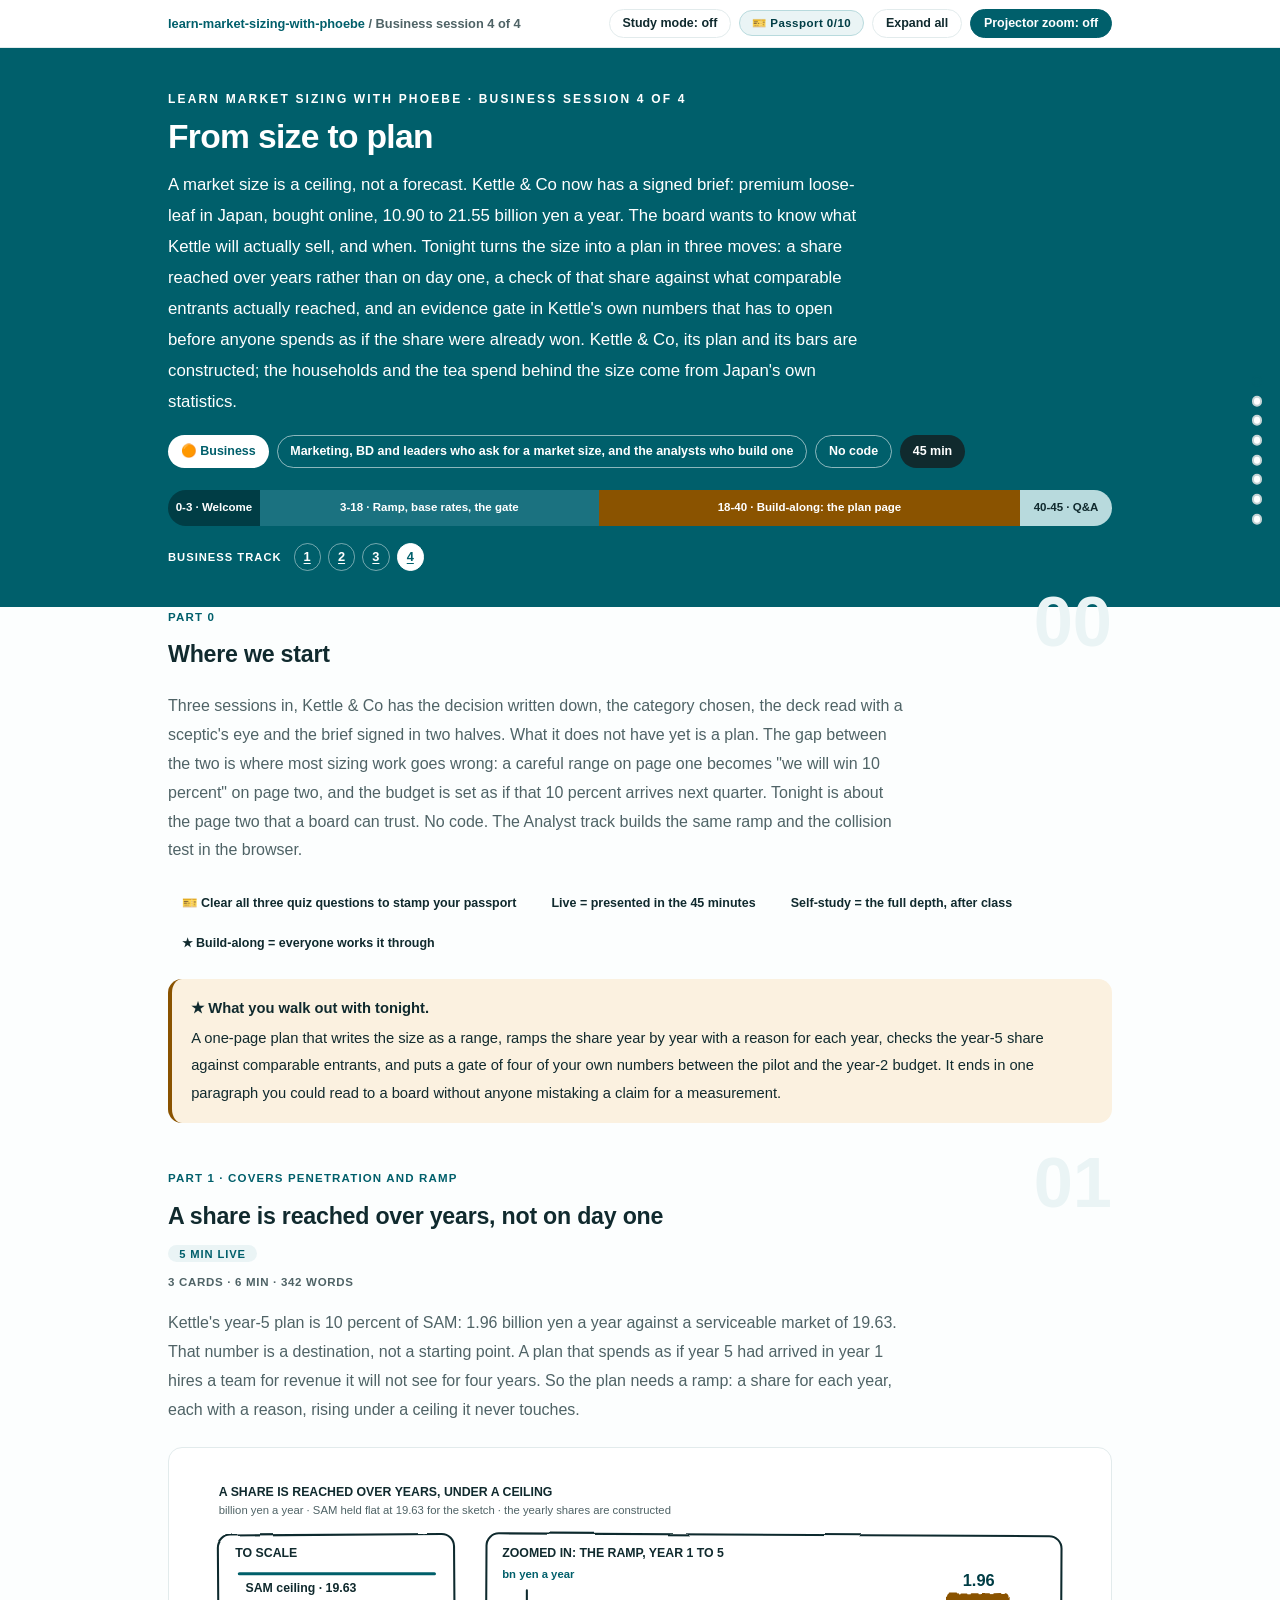
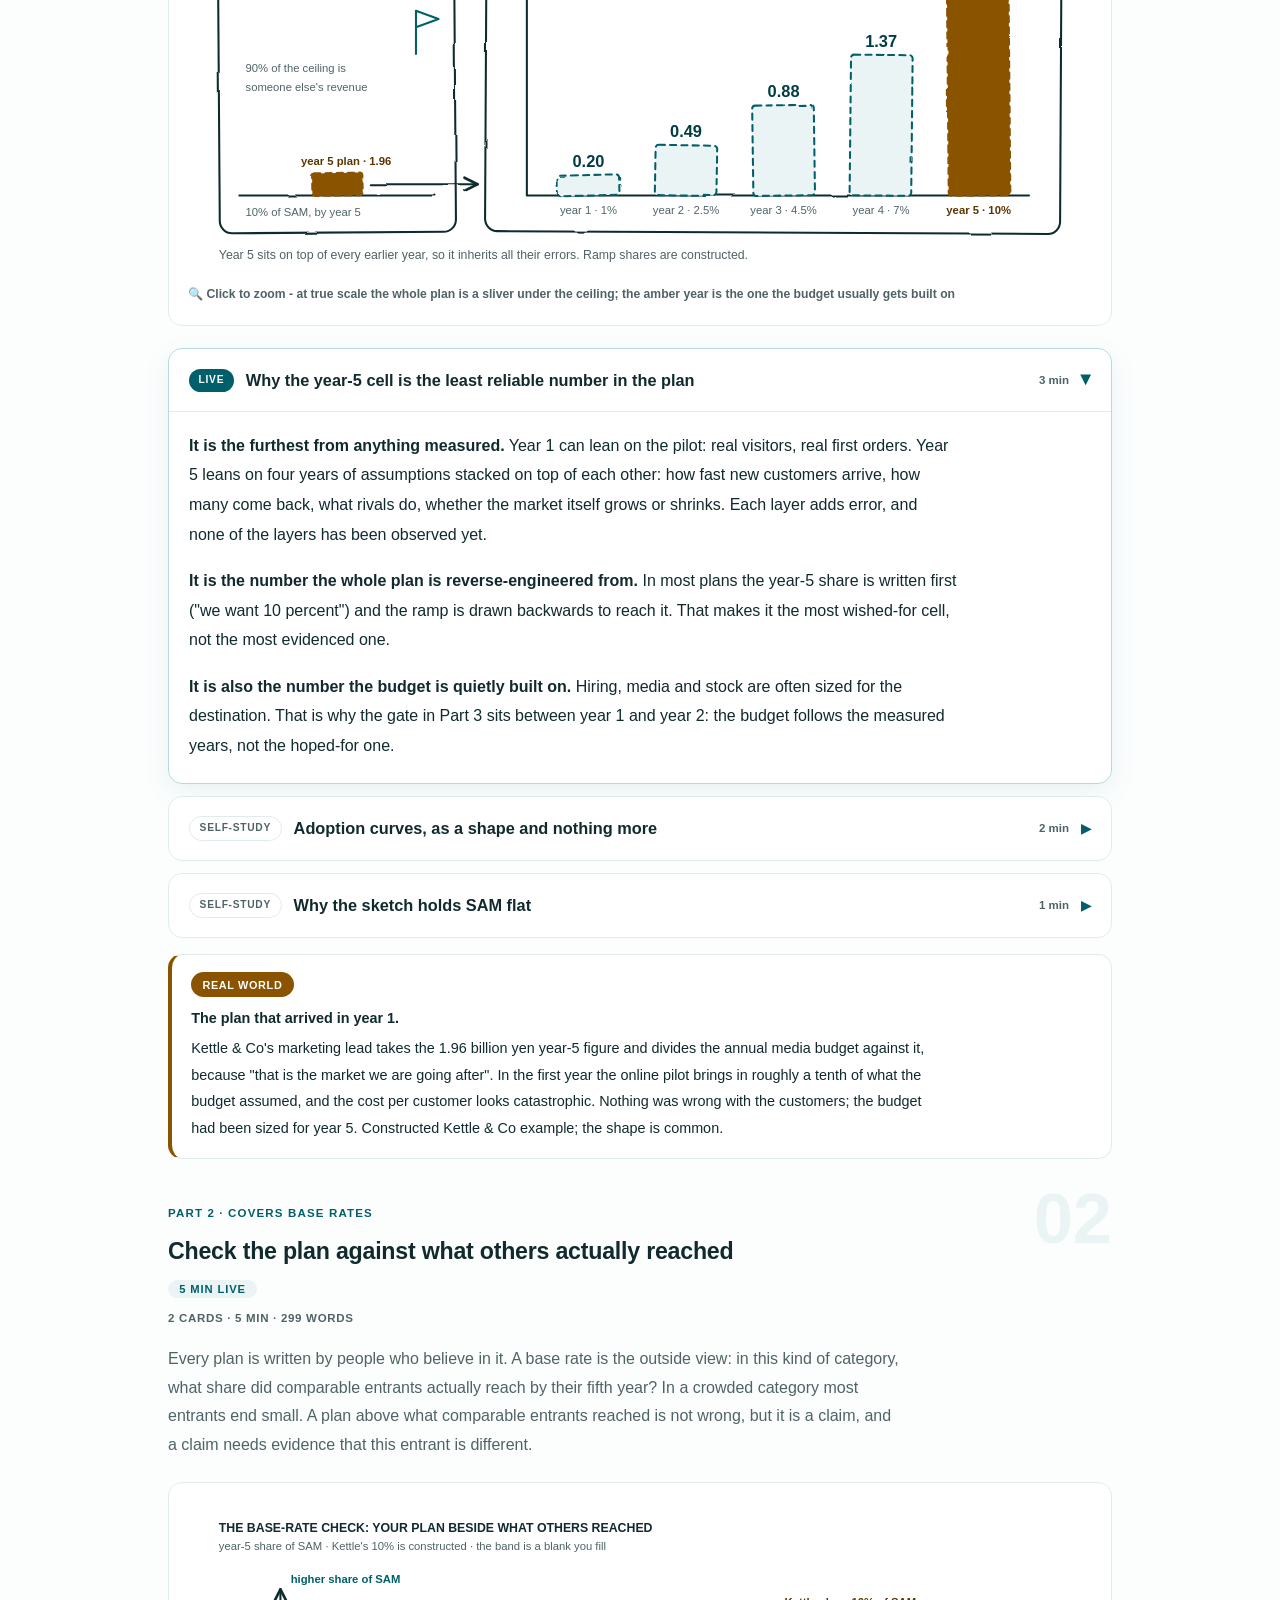
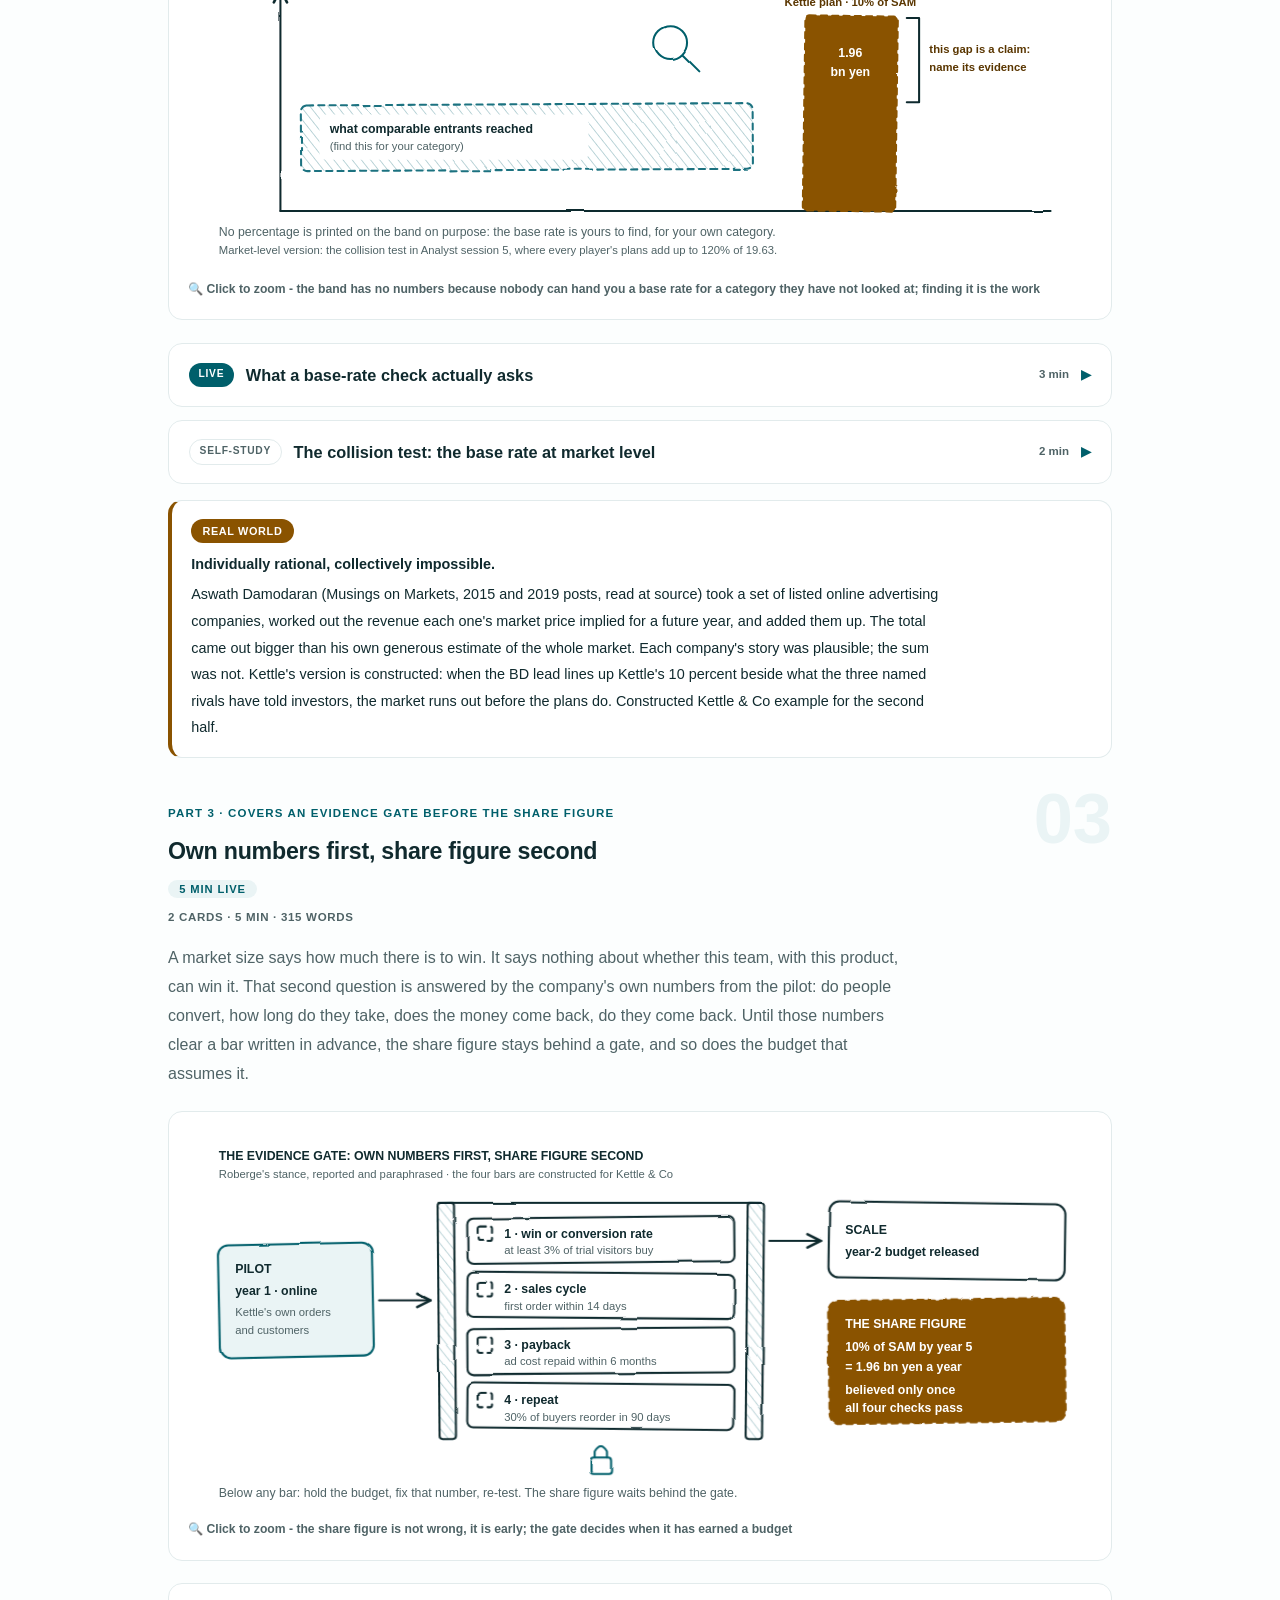
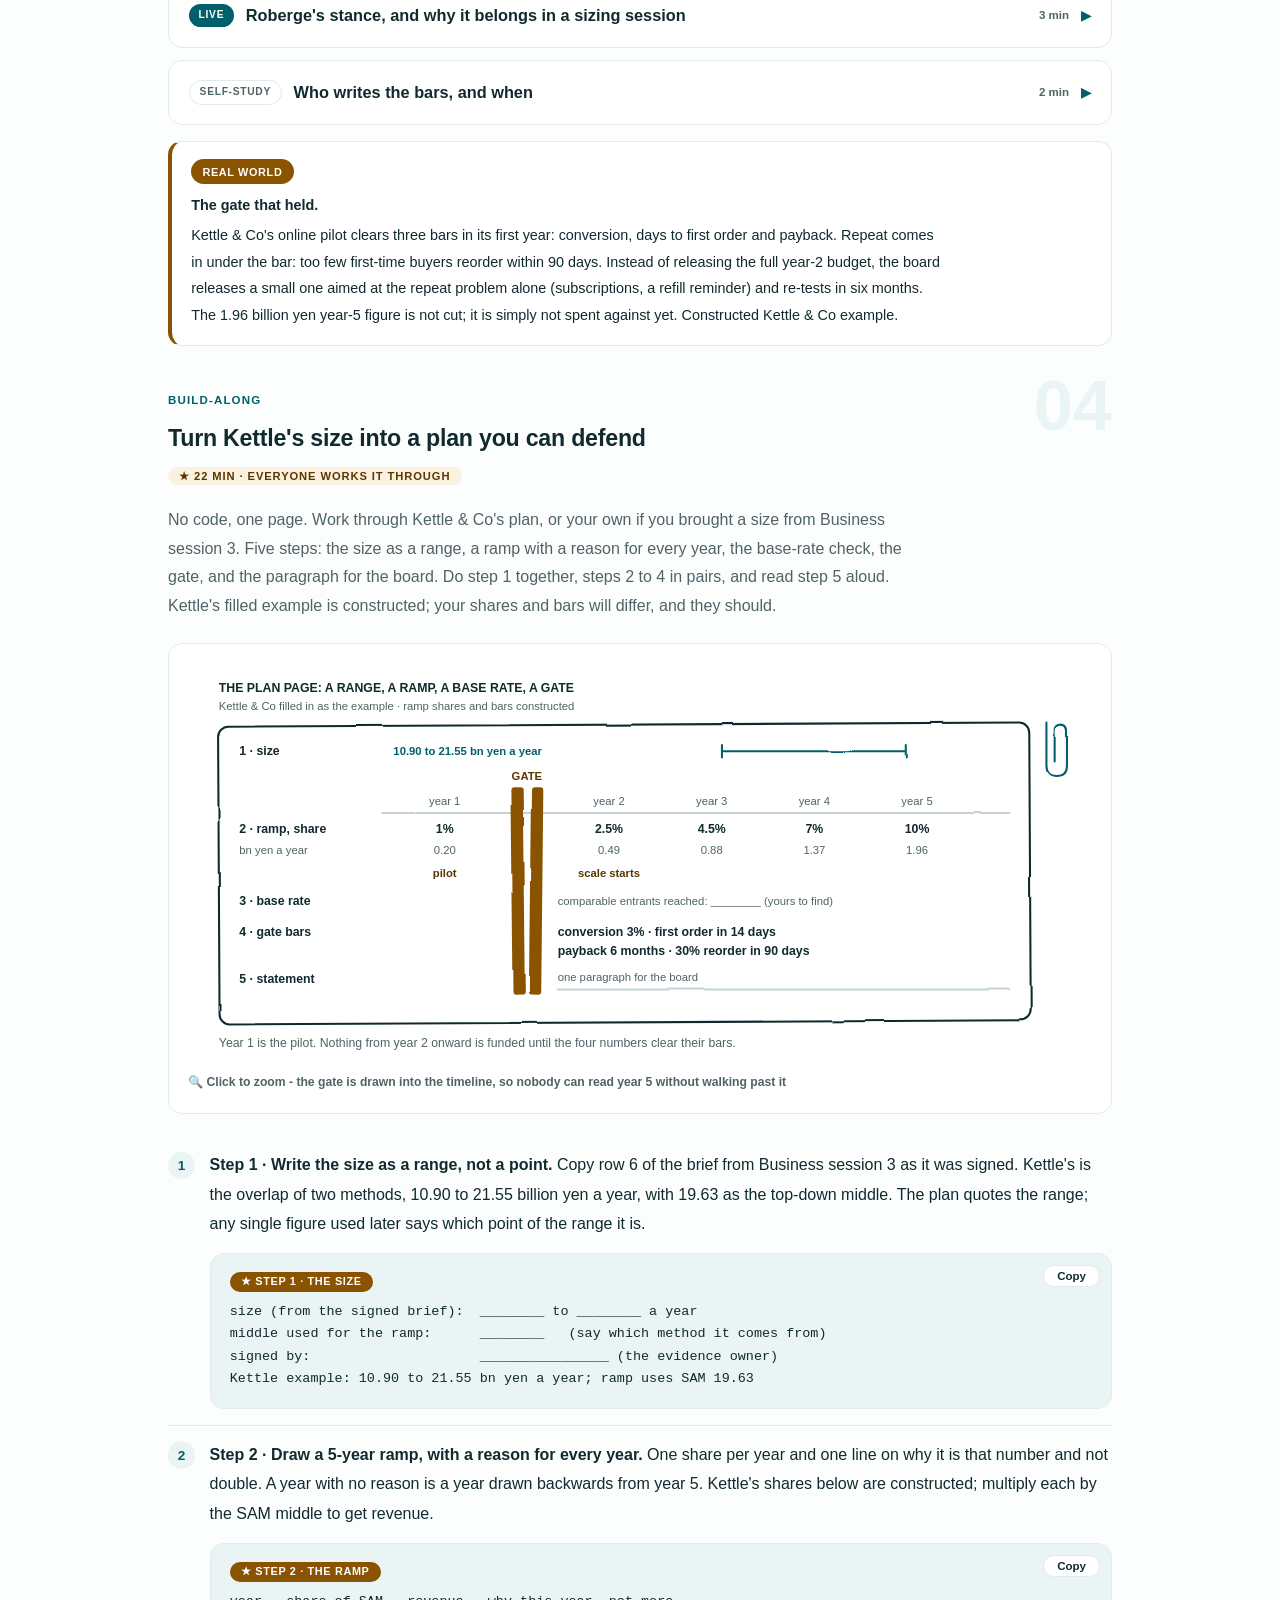
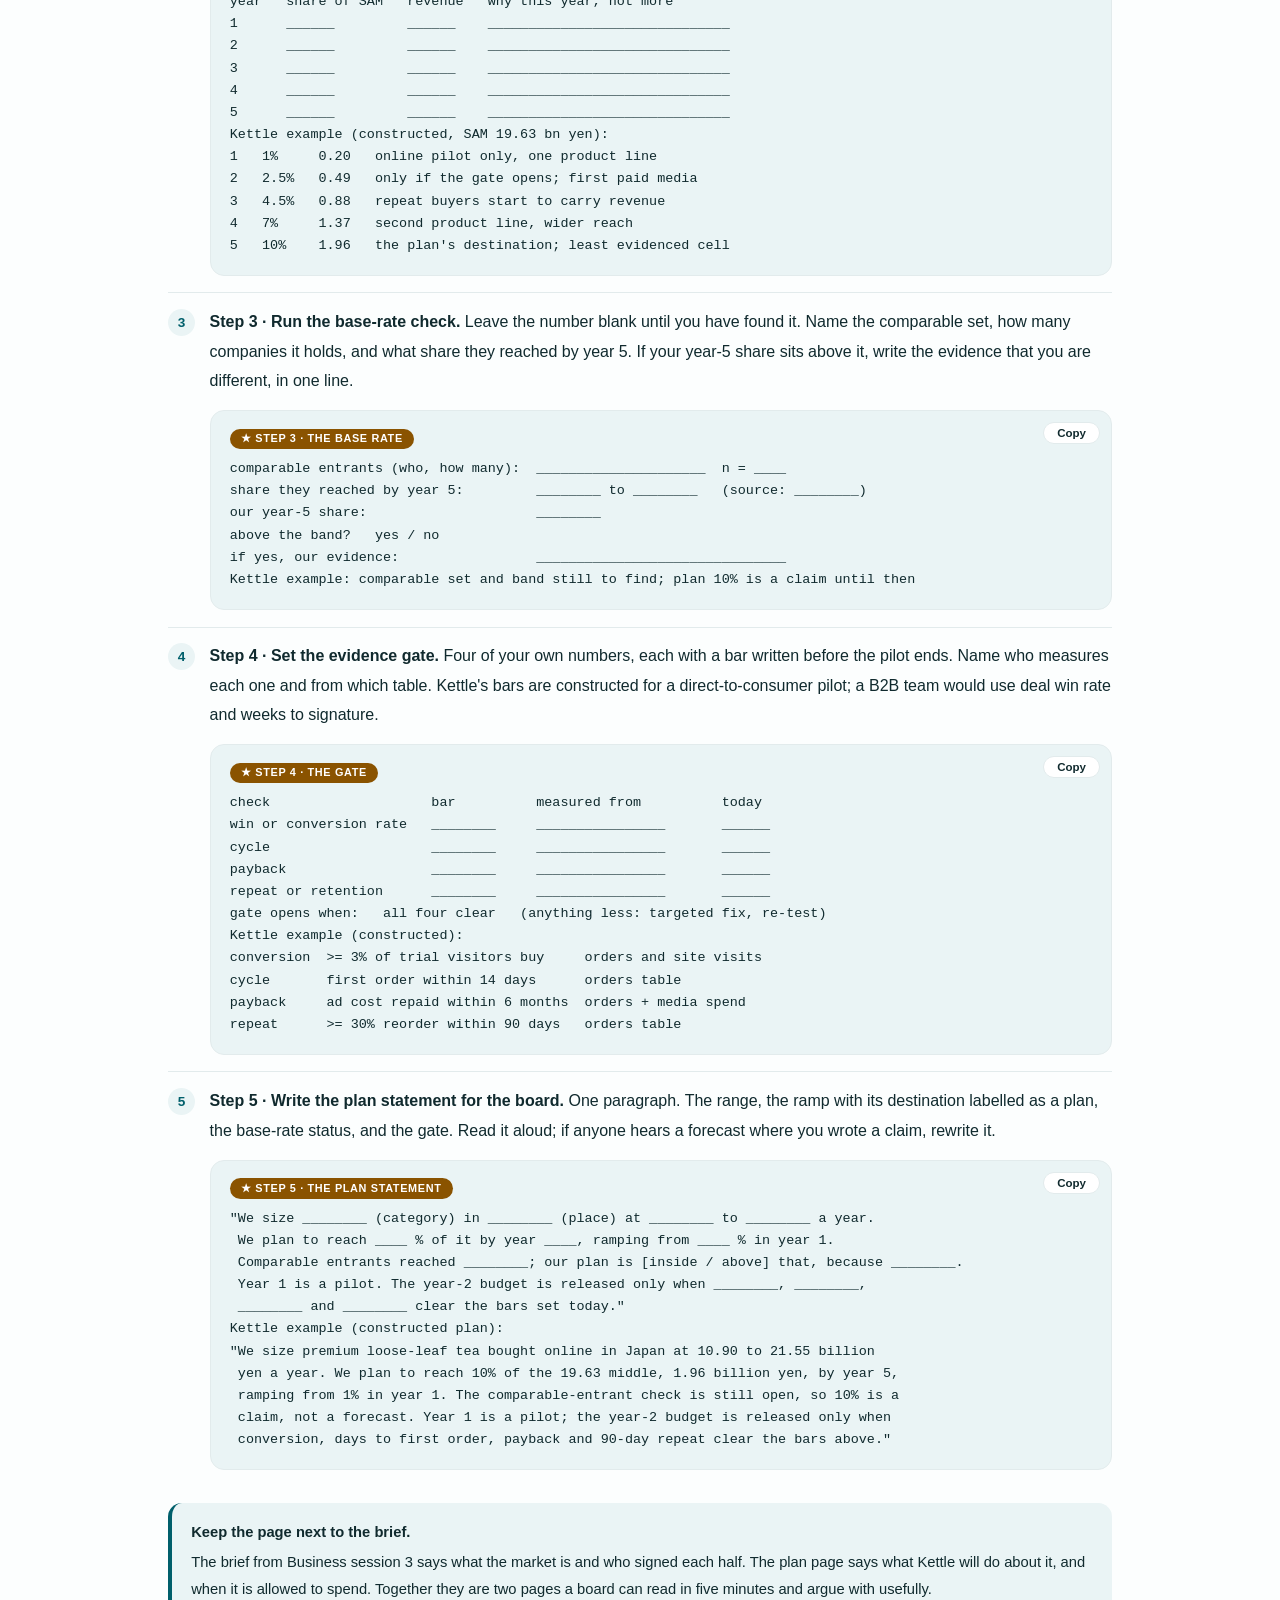
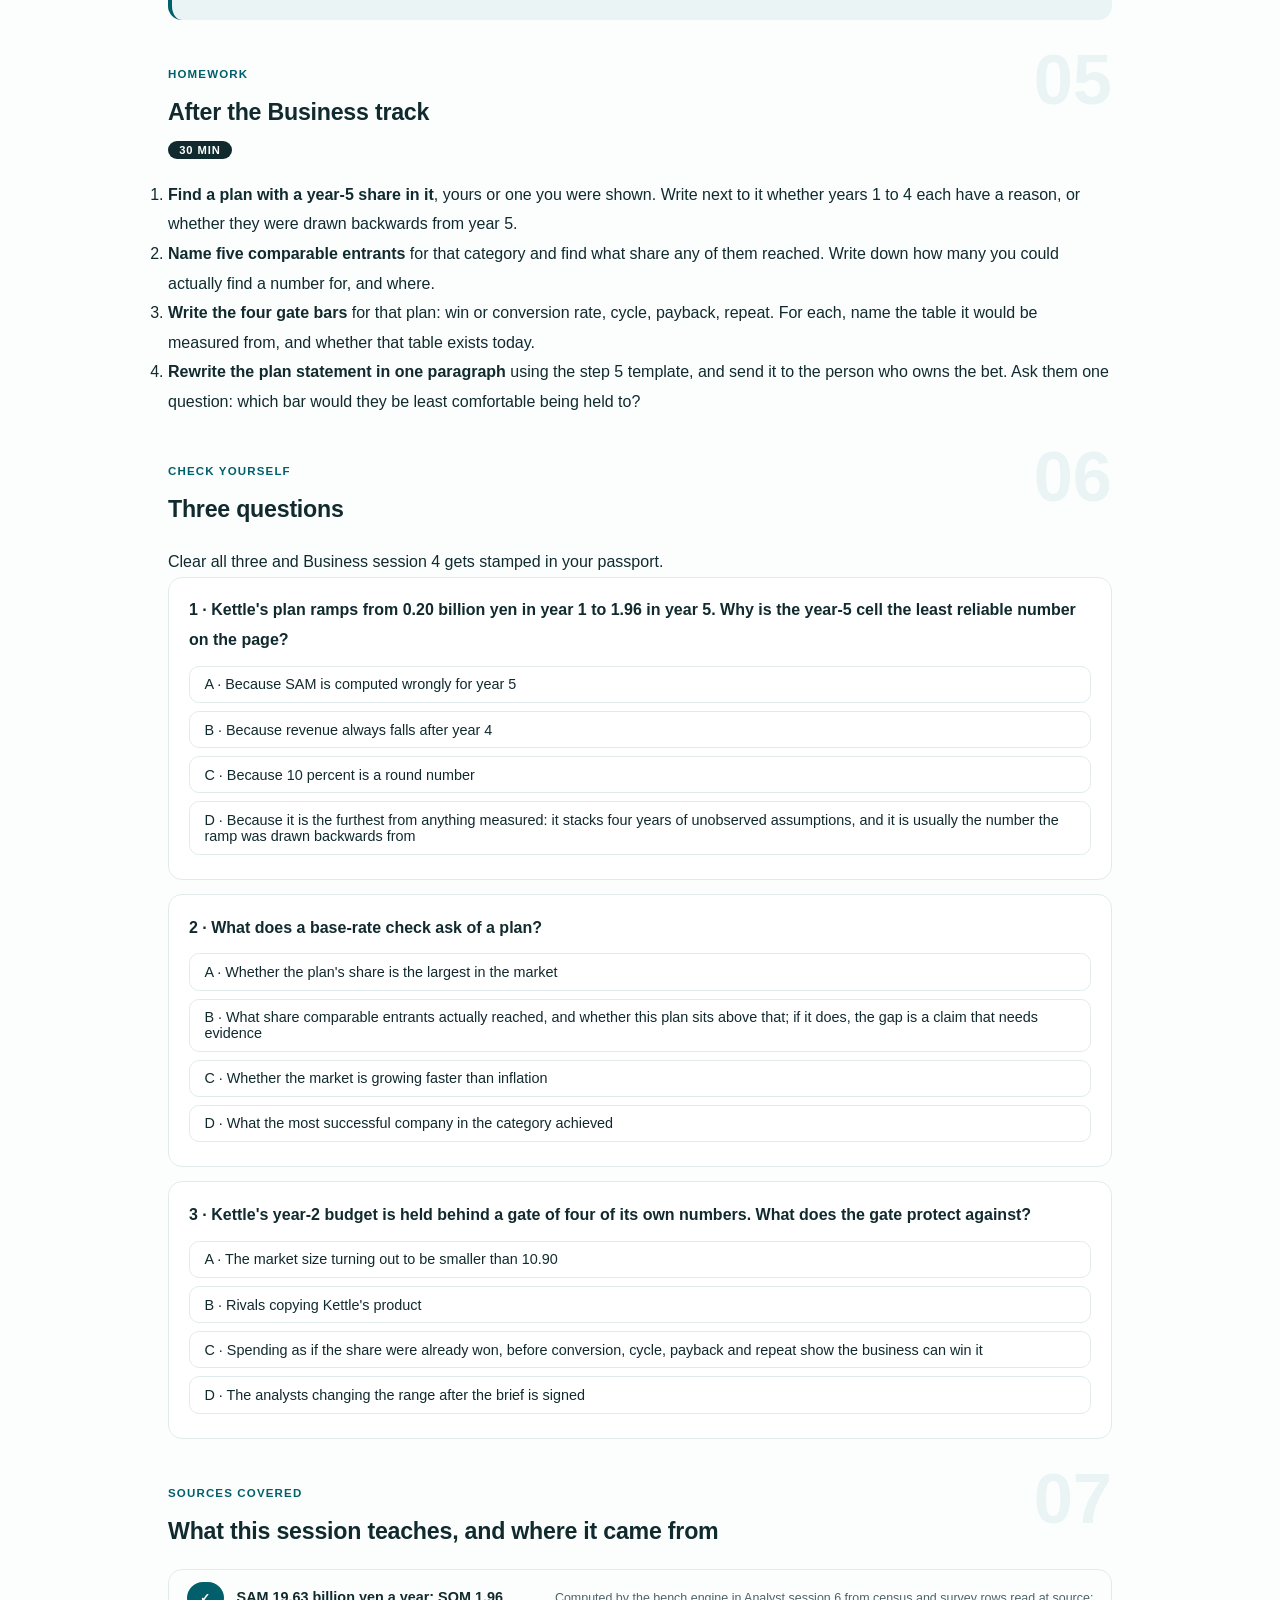
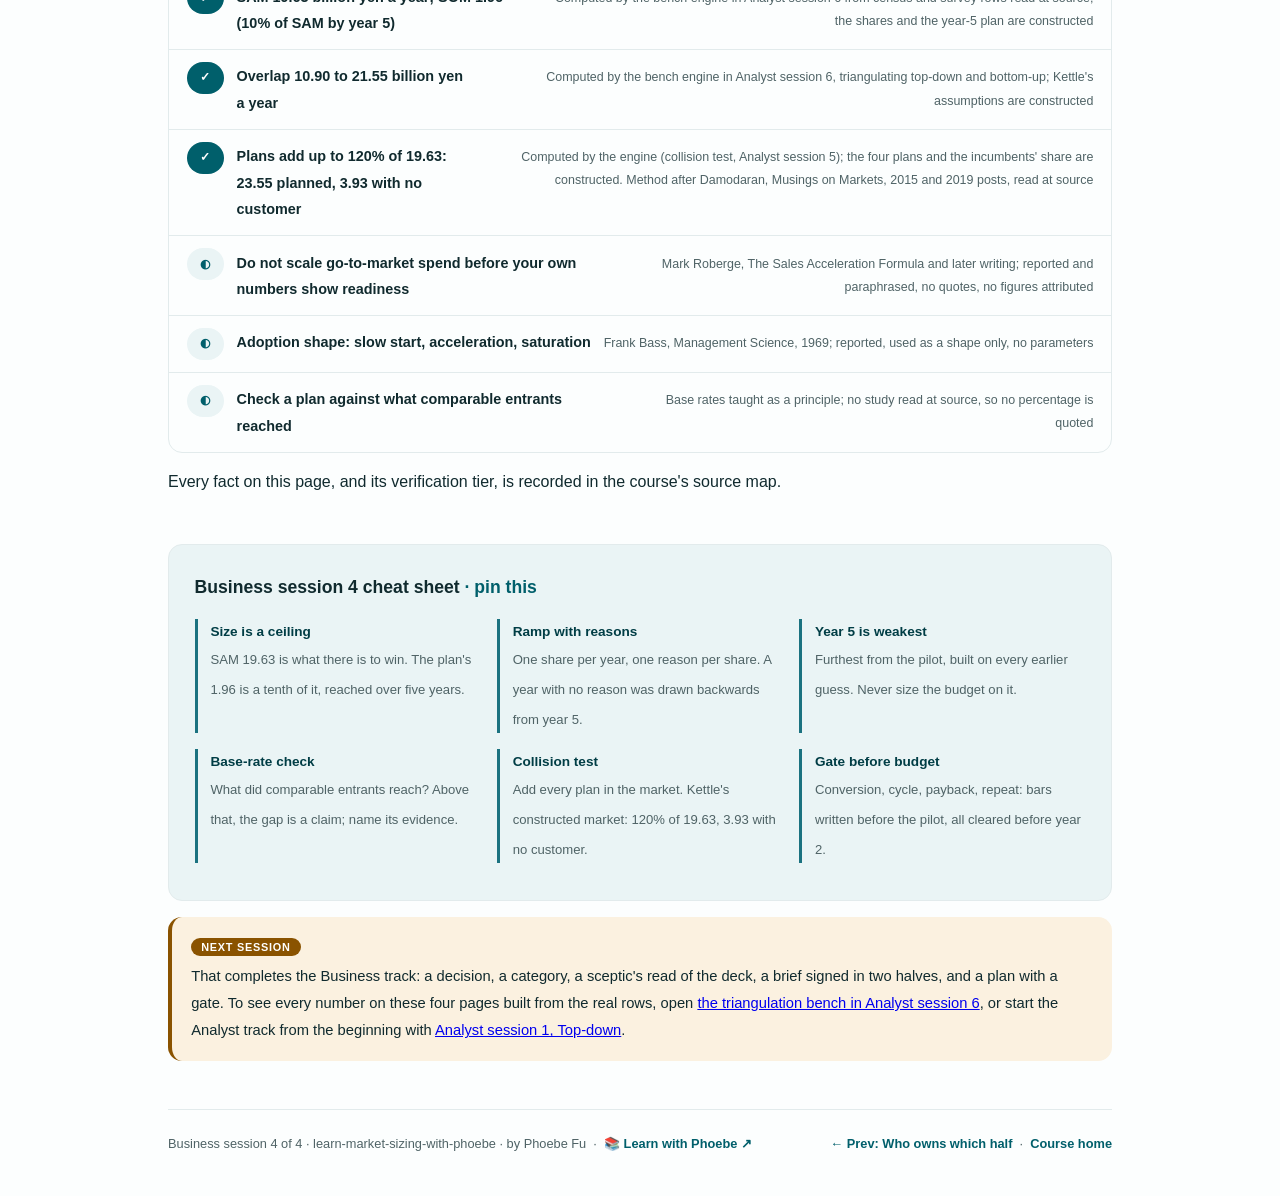
<file: courses/b4-from-size-to-plan.html>
<!DOCTYPE html>
<html lang="en">
<head>
<meta charset="UTF-8">
<meta name="viewport" content="width=device-width, initial-scale=1.0">
<!-- social:start -->
<meta name="description" content="Business session 4 of 4. From size to plan: a share is reached over years, not on day one; a plan is checked against what comparable entrants actually reached; and an evidence gate in your own numbers comes before anyone believes the share figure. Kettle &amp; Co, a constructed tea brand, turns its Japan size into a plan it can defend.">
<meta property="og:type" content="article">
<meta property="og:site_name" content="Learn with Phoebe">
<meta property="og:title" content="From size to plan - learn market sizing with phoebe">
<meta property="og:description" content="Business session 4 of 4. A ramp under a ceiling, a base-rate check, and a gate of four numbers between the pilot and the year-2 budget.">
<meta property="og:url" content="https://phoebefu6.github.io/learn-market-sizing-with-phoebe/courses/b4-from-size-to-plan.html">
<meta property="og:image" content="https://phoebefu6.github.io/learn-market-sizing-with-phoebe/assets/og-cover.png">
<meta property="og:image:width" content="1200">
<meta property="og:image:height" content="630">
<meta name="twitter:card" content="summary_large_image">
<meta name="twitter:title" content="From size to plan - learn market sizing with phoebe">
<meta name="twitter:description" content="Business session 4 of 4. The size is a ceiling, the share is a claim, and the gate decides when to believe it.">
<meta name="twitter:image" content="https://phoebefu6.github.io/learn-market-sizing-with-phoebe/assets/og-cover.png">
<!-- social:end -->
<title>Business session 4 · From size to plan - learn market sizing with phoebe</title>
<link rel="stylesheet" href="../assets/style.css?v=22">
</head>
<body>

<div class="toolbar">
  <div class="wrap">
    <span class="crumb"><a href="../index.html">learn-market-sizing-with-phoebe</a> / Business session 4 of 4</span>
    <button class="btn" id="toggle-all" type="button">Expand all</button>
    <button class="btn primary" id="zoom-toggle" type="button">Projector zoom: off</button>
  </div>
</div>

<header class="masthead">
  <div class="wrap">
    <div class="eyebrow">Learn Market Sizing with Phoebe · Business session 4 of 4</div>
    <h1>From size <span class="accent">to plan</span></h1>
    <p class="sub">A market size is a ceiling, not a forecast. Kettle &amp; Co now has a signed brief: premium loose-leaf in Japan, bought online, 10.90 to 21.55 billion yen a year. The board wants to know what Kettle will actually sell, and when. Tonight turns the size into a plan in three moves: a share reached over years rather than on day one, a check of that share against what comparable entrants actually reached, and an evidence gate in Kettle's own numbers that has to open before anyone spends as if the share were already won. Kettle &amp; Co, its plan and its bars are constructed; the households and the tea spend behind the size come from Japan's own statistics.</p>
    <div class="chip-row">
      <span class="chip level">🟠 Business</span>
      <span class="chip audience">Marketing, BD and leaders who ask for a market size, and the analysts who build one</span>
      <span class="chip audience">No code</span>
      <span class="chip time">45 min</span>
    </div>
    <div class="agenda">
      <span class="a1" style="flex:1">0-3 · Welcome</span>
      <span class="a2" style="flex:4">3-18 · Ramp, base rates, the gate</span>
      <span class="a3" style="flex:5">18-40 · Build-along: the plan page</span>
      <span class="a4" style="flex:1">40-45 · Q&amp;A</span>
    </div>
  </div>
</header>

<main class="wrap">

  <section class="section" id="intro">
    <div class="section-kicker">
      <span class="klabel">Part 0</span>
      <h2>Where we start</h2>
    </div>
    <p class="lede">Three sessions in, Kettle &amp; Co has the decision written down, the category chosen, the deck read with a sceptic's eye and the brief signed in two halves. What it does not have yet is a plan. The gap between the two is where most sizing work goes wrong: a careful range on page one becomes "we will win 10 percent" on page two, and the budget is set as if that 10 percent arrives next quarter. Tonight is about the page two that a board can trust. No code. The Analyst track builds the same ramp and the collision test in the browser.</p>

    <div class="legend">
      <span class="pill">🎫 Clear all three quiz questions to stamp your passport</span>
      <span class="pill">Live = presented in the 45 minutes</span>
      <span class="pill">Self-study = the full depth, after class</span>
      <span class="pill">★ Build-along = everyone works it through</span>
    </div>

    <div class="callout win">
      <p><strong>★ What you walk out with tonight.</strong> A one-page plan that writes the size as a range, ramps the share year by year with a reason for each year, checks the year-5 share against comparable entrants, and puts a gate of four of your own numbers between the pilot and the year-2 budget. It ends in one paragraph you could read to a board without anyone mistaking a claim for a measurement.</p>
    </div>
  </section>

  <section class="section" id="part-1">
    <div class="section-kicker">
      <span class="klabel">Part 1 · covers penetration and ramp</span>
      <h2>A share is reached over years, not on day one</h2>
      <span class="tag concept">5 min live</span>
    </div>
    <p class="lede">Kettle's year-5 plan is 10 percent of SAM: 1.96 billion yen a year against a serviceable market of 19.63. That number is a destination, not a starting point. A plan that spends as if year 5 had arrived in year 1 hires a team for revenue it will not see for four years. So the plan needs a ramp: a share for each year, each with a reason, rising under a ceiling it never touches.</p>

    <figure class="zoomable">
      <svg viewBox="0 0 880 396" xmlns="http://www.w3.org/2000/svg" role="img" aria-label="Two hand-drawn panels. Left, to scale: the SAM ceiling at 19.63 billion yen a year drawn as a line near the top, and Kettle's year-5 plan bar of 1.96 billion yen, 10 percent of SAM, a short amber bar at the bottom. Right, zoomed in: a constructed ramp of yearly revenue in billion yen, year 1 at 1 percent of SAM is 0.20, year 2 at 2.5 percent is 0.49, year 3 at 4.5 percent is 0.88, year 4 at 7 percent is 1.37, year 5 at 10 percent is 1.96, the year-5 bar in amber. A note says year 5 sits on every earlier year and inherits their errors.">
        <defs>
          <filter id="b4aSk" x="-3%" y="-3%" width="106%" height="106%"><feTurbulence type="fractalNoise" baseFrequency="0.02" numOctaves="2" seed="41" result="n"/><feDisplacementMap in="SourceGraphic" in2="n" scale="2.4" xChannelSelector="R" yChannelSelector="G"/></filter>
          <pattern id="b4aHc" patternUnits="userSpaceOnUse" width="7" height="7" patternTransform="rotate(-38)"><line x1="0" y1="0" x2="0" y2="7" stroke="#005F6B" stroke-width="1" opacity=".5"/></pattern>
          <marker id="b4aAr" viewBox="0 0 10 10" refX="9" refY="5" markerWidth="8" markerHeight="8" orient="auto"><path d="M1 1 L9 5 L1 9" fill="none" stroke="#102A2E" stroke-width="1.6" stroke-linecap="round"/></marker>
        </defs>
        <style>
          .b4aH { font: 800 12px Inter, sans-serif; fill: #102A2E; }
          .b4aL { font: 600 12px Inter, sans-serif; fill: #102A2E; }
          .b4aS { font: 400 11px Inter, sans-serif; fill: #4F6366; }
          .b4aB { font: 800 11px Inter, sans-serif; fill: #5A3600; }
          .b4aV { font: 800 16px Inter, sans-serif; fill: #003D45; }
          .b4aA { font: 700 11px Inter, sans-serif; fill: #005F6B; }
          .b4aN { font: 400 12px Inter, sans-serif; fill: #4F6366; }
        </style>

        <text class="b4aH" x="30" y="28">A SHARE IS REACHED OVER YEARS, UNDER A CEILING</text>
        <text class="b4aS" x="30" y="46">billion yen a year · SAM held flat at 19.63 for the sketch · the yearly shares are constructed</text>

        <g filter="url(#b4aSk)" fill="none" stroke="#102A2E" stroke-width="2" stroke-linecap="round" stroke-linejoin="round">
          <rect x="30" y="66" width="230" height="290" rx="12" transform="rotate(-0.4 145 211)" fill="#FFFFFF"/>
          <path d="M50 104 L240 104" stroke="#005F6B" stroke-width="3"/>
          <path d="M50 320 L240 320"/>
          <rect x="120" y="298" width="50" height="22" rx="3" transform="rotate(-1 145 309)" fill="#8A5300" stroke="#8A5300" stroke-dasharray="6 5"/>
          <path d="M178 309 L282 309" marker-end="url(#b4aAr)"/>
          <!-- doodle: a flag planted at the ceiling's height, far from the bar -->
          <path d="M222 182 L222 140 M222 140 L244 148 L222 156" stroke="#005F6B"/>

          <rect x="290" y="66" width="560" height="290" rx="12" transform="rotate(0.3 570 211)" fill="#FFFFFF"/>
          <path d="M330 120 L330 320 L820 320"/>
          <rect x="360" y="300" width="60" height="20" rx="3" transform="rotate(-1.5 390 310)" fill="#EAF4F5" stroke="#005F6B" stroke-dasharray="6 5"/>
          <rect x="455" y="271" width="60" height="49" rx="3" transform="rotate(1 485 296)" fill="#EAF4F5" stroke="#005F6B" stroke-dasharray="6 5"/>
          <rect x="550" y="232" width="60" height="88" rx="3" transform="rotate(-0.8 580 276)" fill="#EAF4F5" stroke="#005F6B" stroke-dasharray="6 5"/>
          <rect x="645" y="183" width="60" height="137" rx="3" transform="rotate(0.6 675 252)" fill="#EAF4F5" stroke="#005F6B" stroke-dasharray="6 5"/>
          <rect x="740" y="124" width="60" height="196" rx="3" transform="rotate(-0.5 770 222)" fill="#8A5300" stroke="#8A5300" stroke-dasharray="6 5"/>
        </g>

        <text class="b4aH" x="46" y="88">TO SCALE</text>
        <text class="b4aL" x="56" y="122">SAM ceiling · 19.63</text>
        <text class="b4aS" x="56" y="200">90% of the ceiling is</text>
        <text class="b4aS" x="56" y="218">someone else's revenue</text>
        <text class="b4aB" x="110" y="290">year 5 plan · 1.96</text>
        <text class="b4aS" x="56" y="340">10% of SAM, by year 5</text>

        <text class="b4aH" x="306" y="88">ZOOMED IN: THE RAMP, YEAR 1 TO 5</text>
        <text class="b4aA" x="306" y="108">bn yen a year</text>
        <text class="b4aV" x="390" y="292" text-anchor="middle">0.20</text>
        <text class="b4aV" x="485" y="263" text-anchor="middle">0.49</text>
        <text class="b4aV" x="580" y="224" text-anchor="middle">0.88</text>
        <text class="b4aV" x="675" y="175" text-anchor="middle">1.37</text>
        <text class="b4aV" x="770" y="116" text-anchor="middle">1.96</text>
        <text class="b4aS" x="390" y="338" text-anchor="middle">year 1 · 1%</text>
        <text class="b4aS" x="485" y="338" text-anchor="middle">year 2 · 2.5%</text>
        <text class="b4aS" x="580" y="338" text-anchor="middle">year 3 · 4.5%</text>
        <text class="b4aS" x="675" y="338" text-anchor="middle">year 4 · 7%</text>
        <text class="b4aB" x="770" y="338" text-anchor="middle">year 5 · 10%</text>

        <text class="b4aN" x="30" y="382">Year 5 sits on top of every earlier year, so it inherits all their errors. Ramp shares are constructed.</text>
      </svg>
      <figcaption>🔍 Click to zoom - at true scale the whole plan is a sliver under the ceiling; the amber year is the one the budget usually gets built on</figcaption>
    </figure>

    <details class="card" open>
      <summary><span class="mode live">Live</span>Why the year-5 cell is the least reliable number in the plan<span class="mini">3 min</span><span class="caret">▶</span></summary>
      <div class="body">
        <p><strong>It is the furthest from anything measured.</strong> Year 1 can lean on the pilot: real visitors, real first orders. Year 5 leans on four years of assumptions stacked on top of each other: how fast new customers arrive, how many come back, what rivals do, whether the market itself grows or shrinks. Each layer adds error, and none of the layers has been observed yet.</p>
        <p><strong>It is the number the whole plan is reverse-engineered from.</strong> In most plans the year-5 share is written first ("we want 10 percent") and the ramp is drawn backwards to reach it. That makes it the most wished-for cell, not the most evidenced one.</p>
        <p><strong>It is also the number the budget is quietly built on.</strong> Hiring, media and stock are often sized for the destination. That is why the gate in Part 3 sits between year 1 and year 2: the budget follows the measured years, not the hoped-for one.</p>
      </div>
    </details>

    <details class="card">
      <summary><span class="mode self">Self-study</span>Adoption curves, as a shape and nothing more<span class="mini">2 min</span><span class="caret">▶</span></summary>
      <div class="body">
        <p>Frank Bass's 1969 paper in Management Science (reported here, not read at source) gave planners a familiar shape for how a new product spreads: a slow start among the few who try new things first, an acceleration as others copy them, then a flattening as the people left to convert get scarce. Kettle's ramp borrows only that shape: small steps early, bigger steps in the middle years.</p>
        <p>The shape is a realism check, not a forecast. No parameters from the paper are used here, and any growth rates you see on a ramp are planning assumptions. Analyst session 5 uses the same curve to ask whether a plan's middle years climb faster than adoption plausibly allows. Fitting curves to real sales and forecasting them belongs to <a href="https://phoebefu6.github.io/learn-timeseries-forecasting-with-phoebe/">Timeseries Forecasting ↗</a>.</p>
      </div>
    </details>

    <details class="card">
      <summary><span class="mode self">Self-study</span>Why the sketch holds SAM flat<span class="mini">1 min</span><span class="caret">▶</span></summary>
      <div class="body">
        <p>The figure keeps the ceiling at 19.63 for all five years so the ramp is the only thing moving. A real plan would ask whether premium loose-leaf bought online is itself growing in Japan. That is a forecasting question, and it is a separate line on the plan with its own range, never folded silently into the share.</p>
      </div>
    </details>

    <div class="callout example">
      <span class="ex-pill">Real world</span>
      <p><strong>The plan that arrived in year 1.</strong> Kettle &amp; Co's marketing lead takes the 1.96 billion yen year-5 figure and divides the annual media budget against it, because "that is the market we are going after". In the first year the online pilot brings in roughly a tenth of what the budget assumed, and the cost per customer looks catastrophic. Nothing was wrong with the customers; the budget had been sized for year 5. Constructed Kettle &amp; Co example; the shape is common.</p>
    </div>
  </section>

  <section class="section" id="part-2">
    <div class="section-kicker">
      <span class="klabel">Part 2 · covers base rates</span>
      <h2>Check the plan against what others actually reached</h2>
      <span class="tag concept">5 min live</span>
    </div>
    <p class="lede">Every plan is written by people who believe in it. A base rate is the outside view: in this kind of category, what share did comparable entrants actually reach by their fifth year? In a crowded category most entrants end small. A plan above what comparable entrants reached is not wrong, but it is a claim, and a claim needs evidence that this entrant is different.</p>

    <figure class="zoomable">
      <svg viewBox="0 0 880 356" xmlns="http://www.w3.org/2000/svg" role="img" aria-label="A hand-drawn chart with no numeric axis. A wide shaded horizontal band is labelled what comparable entrants reached, find this for your category, with no numbers on it. Over it stands Kettle and Co's amber plan bar, 10 percent of SAM, 1.96 billion yen a year by year 5, constructed. The part of the bar that rises above the band is bracketed and labelled: this gap is a claim, name its evidence. A note points to the market-level version, the collision test, where every player's plans add up to 120 percent of 19.63.">
        <defs>
          <filter id="b4bSk" x="-3%" y="-3%" width="106%" height="106%"><feTurbulence type="fractalNoise" baseFrequency="0.02" numOctaves="2" seed="47" result="n"/><feDisplacementMap in="SourceGraphic" in2="n" scale="2.4" xChannelSelector="R" yChannelSelector="G"/></filter>
          <pattern id="b4bHc" patternUnits="userSpaceOnUse" width="7" height="7" patternTransform="rotate(-38)"><line x1="0" y1="0" x2="0" y2="7" stroke="#005F6B" stroke-width="1" opacity=".5"/></pattern>
          <marker id="b4bAr" viewBox="0 0 10 10" refX="9" refY="5" markerWidth="8" markerHeight="8" orient="auto"><path d="M1 1 L9 5 L1 9" fill="none" stroke="#102A2E" stroke-width="1.6" stroke-linecap="round"/></marker>
        </defs>
        <style>
          .b4bH { font: 800 12px Inter, sans-serif; fill: #102A2E; }
          .b4bL { font: 600 12px Inter, sans-serif; fill: #102A2E; }
          .b4bS { font: 400 11px Inter, sans-serif; fill: #4F6366; }
          .b4bB { font: 800 11px Inter, sans-serif; fill: #5A3600; }
          .b4bW { font: 800 12px Inter, sans-serif; fill: #FFFFFF; }
          .b4bA { font: 700 11px Inter, sans-serif; fill: #005F6B; }
          .b4bN { font: 400 12px Inter, sans-serif; fill: #4F6366; }
        </style>

        <text class="b4bH" x="30" y="28">THE BASE-RATE CHECK: YOUR PLAN BESIDE WHAT OTHERS REACHED</text>
        <text class="b4bS" x="30" y="46">year-5 share of SAM · Kettle's 10% is constructed · the band is a blank you fill</text>

        <g filter="url(#b4bSk)" fill="none" stroke="#102A2E" stroke-width="2" stroke-linecap="round" stroke-linejoin="round">
          <path d="M90 300 L90 84" marker-end="url(#b4bAr)"/>
          <path d="M90 300 L840 300"/>
          <rect x="110" y="196" width="440" height="64" rx="6" transform="rotate(-0.3 330 228)" fill="url(#b4bHc)" stroke="#1B7280" stroke-dasharray="6 5"/>
          <rect x="600" y="110" width="90" height="190" rx="4" transform="rotate(0.8 645 205)" fill="#8A5300" stroke="#8A5300" stroke-dasharray="6 5"/>
          <path d="M700 112 L712 112 L712 194 L700 194"/>
          <!-- doodle: a magnifying glass, looking for the band -->
          <circle cx="470" cy="136" r="16" stroke="#005F6B"/>
          <path d="M482 148 L498 164" stroke="#005F6B"/>
        </g>

        <rect x="128" y="206" width="262" height="44" rx="6" fill="#FFFFFF"/>
        <text class="b4bA" x="100" y="78">higher share of SAM</text>
        <text class="b4bL" x="138" y="224">what comparable entrants reached</text>
        <text class="b4bS" x="138" y="241">(find this for your category)</text>

        <text class="b4bB" x="645" y="100" text-anchor="middle">Kettle plan · 10% of SAM</text>
        <text class="b4bW" x="645" y="150" text-anchor="middle">1.96</text>
        <text class="b4bW" x="645" y="168" text-anchor="middle">bn yen</text>
        <text class="b4bB" x="722" y="146">this gap is a claim:</text>
        <text class="b4bB" x="722" y="164">name its evidence</text>

        <text class="b4bN" x="30" y="324">No percentage is printed on the band on purpose: the base rate is yours to find, for your own category.</text>
        <text class="b4bS" x="30" y="342">Market-level version: the collision test in Analyst session 5, where every player's plans add up to 120% of 19.63.</text>
      </svg>
      <figcaption>🔍 Click to zoom - the band has no numbers because nobody can hand you a base rate for a category they have not looked at; finding it is the work</figcaption>
    </figure>

    <details class="card">
      <summary><span class="mode live">Live</span>What a base-rate check actually asks<span class="mini">3 min</span><span class="caret">▶</span></summary>
      <div class="body">
        <p><strong>One question: of the companies that entered a market like this one, what share did they actually reach, and how long did it take?</strong> Not the winners you remember, but the comparable set: similar product, similar channel, similar size at launch, including the ones that closed.</p>
        <p><strong>Then compare.</strong> If Kettle's 10 percent sits inside what comparable entrants reached, the plan is ordinary, which is a compliment. If it sits above, the plan has to say why Kettle is different: a channel nobody else has, a cost advantage, a customer base it already owns. "We are better" is not a reason; every entrant believed that.</p>
        <p><strong>Where the evidence comes from.</strong> Company filings, trade association reports, retailer rankings, the data team's own scan of rival storefronts. No single published base rate covers every category, and the honest answer for a niche one is often "we found five comparables, not fifty". Write the count next to the band; a band built on five companies is a weaker check than one built on fifty, and the board should know which it is looking at.</p>
      </div>
    </details>

    <details class="card">
      <summary><span class="mode self">Self-study</span>The collision test: the base rate at market level<span class="mini">2 min</span><span class="caret">▶</span></summary>
      <div class="body">
        <p>A base rate checks one plan against history. The collision test checks every plan in the market against each other. In the constructed Kettle market, Kettle plans 10 percent of SAM, Entrant B 18, Entrant C 22, Entrant D 15, and the incumbents expect to hold 55. Add them up and the plans claim 120 percent of a 19.63 billion yen market: 23.55 billion yen of planned revenue, 3.93 billion of it with no customer to buy it.</p>
        <p>No single plan looks absurd on its own. Together they cannot all come true, and someone's year-5 cell is going to miss. Analyst session 5 builds the test live in the browser. The plans are constructed; the arithmetic is the engine's.</p>
      </div>
    </details>

    <div class="callout example">
      <span class="ex-pill">Real world</span>
      <p><strong>Individually rational, collectively impossible.</strong> Aswath Damodaran (Musings on Markets, 2015 and 2019 posts, read at source) took a set of listed online advertising companies, worked out the revenue each one's market price implied for a future year, and added them up. The total came out bigger than his own generous estimate of the whole market. Each company's story was plausible; the sum was not. Kettle's version is constructed: when the BD lead lines up Kettle's 10 percent beside what the three named rivals have told investors, the market runs out before the plans do. Constructed Kettle &amp; Co example for the second half.</p>
    </div>
  </section>

  <section class="section" id="part-3">
    <div class="section-kicker">
      <span class="klabel">Part 3 · covers an evidence gate before the share figure</span>
      <h2>Own numbers first, share figure second</h2>
      <span class="tag concept">5 min live</span>
    </div>
    <p class="lede">A market size says how much there is to win. It says nothing about whether this team, with this product, can win it. That second question is answered by the company's own numbers from the pilot: do people convert, how long do they take, does the money come back, do they come back. Until those numbers clear a bar written in advance, the share figure stays behind a gate, and so does the budget that assumes it.</p>

    <figure class="zoomable">
      <svg viewBox="0 0 880 368" xmlns="http://www.w3.org/2000/svg" role="img" aria-label="A hand-drawn gate between two boxes. On the left, the pilot: year 1, online, Kettle's own orders and customers. In the middle, a gate with four unticked checks: win or conversion rate, at least 3 percent of trial visitors buy; sales cycle, first order within 14 days; payback, ad cost repaid within 6 months; repeat, 30 percent of buyers reorder in 90 days. All four bars are constructed. On the right, past the gate, scale: the year-2 budget released, and behind it in amber the share figure, 10 percent of SAM by year 5, 1.96 billion yen, believed only once all four checks pass. A padlock hangs under the gate.">
        <defs>
          <filter id="b4cSk" x="-3%" y="-3%" width="106%" height="106%"><feTurbulence type="fractalNoise" baseFrequency="0.02" numOctaves="2" seed="53" result="n"/><feDisplacementMap in="SourceGraphic" in2="n" scale="2.4" xChannelSelector="R" yChannelSelector="G"/></filter>
          <pattern id="b4cHc" patternUnits="userSpaceOnUse" width="7" height="7" patternTransform="rotate(-38)"><line x1="0" y1="0" x2="0" y2="7" stroke="#005F6B" stroke-width="1" opacity=".5"/></pattern>
          <marker id="b4cAr" viewBox="0 0 10 10" refX="9" refY="5" markerWidth="8" markerHeight="8" orient="auto"><path d="M1 1 L9 5 L1 9" fill="none" stroke="#102A2E" stroke-width="1.6" stroke-linecap="round"/></marker>
        </defs>
        <style>
          .b4cH { font: 800 12px Inter, sans-serif; fill: #102A2E; }
          .b4cL { font: 600 12px Inter, sans-serif; fill: #102A2E; }
          .b4cS { font: 400 11px Inter, sans-serif; fill: #4F6366; }
          .b4cW { font: 800 12px Inter, sans-serif; fill: #FFFFFF; }
          .b4cN { font: 400 12px Inter, sans-serif; fill: #4F6366; }
        </style>

        <text class="b4cH" x="30" y="28">THE EVIDENCE GATE: OWN NUMBERS FIRST, SHARE FIGURE SECOND</text>
        <text class="b4cS" x="30" y="46">Roberge's stance, reported and paraphrased · the four bars are constructed for Kettle &amp; Co</text>

        <g filter="url(#b4cSk)" fill="none" stroke="#102A2E" stroke-width="2" stroke-linecap="round" stroke-linejoin="round">
          <rect x="30" y="110" width="150" height="110" rx="10" transform="rotate(-1.2 105 165)" fill="#EAF4F5" stroke="#005F6B"/>
          <path d="M186 165 L236 165" marker-end="url(#b4cAr)"/>
          <rect x="244" y="70" width="16" height="230" rx="3" transform="rotate(-0.5 252 185)" fill="url(#b4cHc)"/>
          <rect x="544" y="70" width="16" height="230" rx="3" transform="rotate(0.5 552 185)" fill="url(#b4cHc)"/>
          <path d="M244 70 L560 70"/>
          <rect x="272" y="84" width="260" height="44" rx="6" transform="rotate(-0.6 402 106)" fill="#FFFFFF"/>
          <rect x="272" y="138" width="260" height="44" rx="6" transform="rotate(0.5 402 160)" fill="#FFFFFF"/>
          <rect x="272" y="192" width="260" height="44" rx="6" transform="rotate(-0.4 402 214)" fill="#FFFFFF"/>
          <rect x="272" y="246" width="260" height="44" rx="6" transform="rotate(0.6 402 268)" fill="#FFFFFF"/>
          <rect x="282" y="93" width="14" height="14" rx="2" stroke-dasharray="6 5"/>
          <rect x="282" y="147" width="14" height="14" rx="2" stroke-dasharray="6 5"/>
          <rect x="282" y="201" width="14" height="14" rx="2" stroke-dasharray="6 5"/>
          <rect x="282" y="255" width="14" height="14" rx="2" stroke-dasharray="6 5"/>
          <path d="M566 107 L616 107" marker-end="url(#b4cAr)"/>
          <rect x="624" y="70" width="230" height="74" rx="10" transform="rotate(0.8 739 107)" fill="#FFFFFF"/>
          <rect x="624" y="164" width="230" height="120" rx="10" transform="rotate(-0.8 739 224)" fill="#8A5300" stroke="#8A5300" stroke-dasharray="6 5"/>
          <!-- doodle: a padlock hanging under the gate -->
          <rect x="392" y="318" width="20" height="16" rx="3" stroke="#005F6B"/>
          <path d="M396 318 L396 312 Q402 302 408 312 L408 318" stroke="#005F6B"/>
        </g>

        <text class="b4cH" x="46" y="138">PILOT</text>
        <text class="b4cL" x="46" y="160">year 1 · online</text>
        <text class="b4cS" x="46" y="180">Kettle's own orders</text>
        <text class="b4cS" x="46" y="198">and customers</text>

        <text class="b4cL" x="308" y="104">1 · win or conversion rate</text>
        <text class="b4cS" x="308" y="120">at least 3% of trial visitors buy</text>
        <text class="b4cL" x="308" y="158">2 · sales cycle</text>
        <text class="b4cS" x="308" y="174">first order within 14 days</text>
        <text class="b4cL" x="308" y="212">3 · payback</text>
        <text class="b4cS" x="308" y="228">ad cost repaid within 6 months</text>
        <text class="b4cL" x="308" y="266">4 · repeat</text>
        <text class="b4cS" x="308" y="282">30% of buyers reorder in 90 days</text>

        <text class="b4cH" x="640" y="100">SCALE</text>
        <text class="b4cL" x="640" y="122">year-2 budget released</text>
        <text class="b4cW" x="640" y="192">THE SHARE FIGURE</text>
        <text class="b4cW" x="640" y="214">10% of SAM by year 5</text>
        <text class="b4cW" x="640" y="234">= 1.96 bn yen a year</text>
        <text class="b4cW" x="640" y="256">believed only once</text>
        <text class="b4cW" x="640" y="274">all four checks pass</text>

        <text class="b4cN" x="30" y="356">Below any bar: hold the budget, fix that number, re-test. The share figure waits behind the gate.</text>
      </svg>
      <figcaption>🔍 Click to zoom - the share figure is not wrong, it is early; the gate decides when it has earned a budget</figcaption>
    </figure>

    <details class="card">
      <summary><span class="mode live">Live</span>Roberge's stance, and why it belongs in a sizing session<span class="mini">3 min</span><span class="caret">▶</span></summary>
      <div class="body">
        <p>Mark Roberge, who wrote The Sales Acceleration Formula (2015) and has written since about scaling go-to-market teams, is reported to argue a simple order of operations: do not pour money into sales and marketing because the market is big; pour it in when your own numbers show the engine works. Paraphrased here from secondary accounts, not quoted, and no figures are his.</p>
        <p>The four numbers that usually stand for "the engine works": <strong>win or conversion rate</strong> (do the people you reach actually buy), <strong>cycle</strong> (how long from first contact to first purchase), <strong>payback</strong> (how long until the margin on a customer repays what it cost to win them), and <strong>repeat or retention</strong> (do they come back). A market size touches none of them. That is exactly why it cannot be the reason to scale.</p>
        <p>For a direct-to-consumer brand like Kettle, "win rate" becomes conversion and "cycle" becomes days to a first order. For Kettle's office tea idea, run through a BD team, they would be the classic sales versions: deals won out of deals pitched, weeks from first meeting to signature.</p>
      </div>
    </details>

    <details class="card">
      <summary><span class="mode self">Self-study</span>Who writes the bars, and when<span class="mini">2 min</span><span class="caret">▶</span></summary>
      <div class="body">
        <p><strong>Before the pilot starts, not after it ends.</strong> A bar written after the results are in tends to land just below them. Kettle's bars are agreed at the board meeting that approves the pilot.</p>
        <p><strong>The bet owner proposes, the data team checks it can be measured.</strong> The same split as the brief in Business session 3: the BD or marketing lead says what level of conversion would justify scaling; the head of data says whether the pilot will produce enough orders to tell. A bar of 3 percent conversion means little if the pilot only reaches a few hundred visitors.</p>
        <p><strong>What the gate protects against.</strong> Spending as if the market share were already won. The commonest failure in a plan is not a wrong size; it is a right size spent against too early.</p>
      </div>
    </details>

    <div class="callout example">
      <span class="ex-pill">Real world</span>
      <p><strong>The gate that held.</strong> Kettle &amp; Co's online pilot clears three bars in its first year: conversion, days to first order and payback. Repeat comes in under the bar: too few first-time buyers reorder within 90 days. Instead of releasing the full year-2 budget, the board releases a small one aimed at the repeat problem alone (subscriptions, a refill reminder) and re-tests in six months. The 1.96 billion yen year-5 figure is not cut; it is simply not spent against yet. Constructed Kettle &amp; Co example.</p>
    </div>
  </section>

  <section class="section" id="demo-1">
    <div class="section-kicker">
      <span class="klabel">Build-along</span>
      <h2>Turn Kettle's size into a plan you can defend</h2>
      <span class="tag demo">★ 22 min · everyone works it through</span>
    </div>
    <p class="lede">No code, one page. Work through Kettle &amp; Co's plan, or your own if you brought a size from Business session 3. Five steps: the size as a range, a ramp with a reason for every year, the base-rate check, the gate, and the paragraph for the board. Do step 1 together, steps 2 to 4 in pairs, and read step 5 aloud. Kettle's filled example is constructed; your shares and bars will differ, and they should.</p>

    <figure class="zoomable">
      <svg viewBox="0 0 880 388" xmlns="http://www.w3.org/2000/svg" role="img" aria-label="A hand-drawn plan page filled for Kettle and Co. Row 1, the size: 10.90 to 21.55 billion yen a year, drawn as an interval. Row 2, the ramp: year 1 at 1 percent of SAM, 0.20 billion yen; year 2 at 2.5 percent, 0.49; year 3 at 4.5 percent, 0.88; year 4 at 7 percent, 1.37; year 5 at 10 percent, 1.96. An amber gate stands between the year 1 column, labelled pilot, and the year 2 column, labelled scale starts. Row 3, the base rate, blank to find. Row 4, the gate's four bars: conversion 3 percent, first order in 14 days, payback 6 months, 30 percent reorder in 90 days. Row 5, the board paragraph, blank. Ramp shares and bars are constructed.">
        <defs>
          <filter id="b4dSk" x="-3%" y="-3%" width="106%" height="106%"><feTurbulence type="fractalNoise" baseFrequency="0.02" numOctaves="2" seed="59" result="n"/><feDisplacementMap in="SourceGraphic" in2="n" scale="2.4" xChannelSelector="R" yChannelSelector="G"/></filter>
          <pattern id="b4dHc" patternUnits="userSpaceOnUse" width="7" height="7" patternTransform="rotate(-38)"><line x1="0" y1="0" x2="0" y2="7" stroke="#005F6B" stroke-width="1" opacity=".5"/></pattern>
          <marker id="b4dAr" viewBox="0 0 10 10" refX="9" refY="5" markerWidth="8" markerHeight="8" orient="auto"><path d="M1 1 L9 5 L1 9" fill="none" stroke="#102A2E" stroke-width="1.6" stroke-linecap="round"/></marker>
        </defs>
        <style>
          .b4dH { font: 800 12px Inter, sans-serif; fill: #102A2E; }
          .b4dL { font: 600 12px Inter, sans-serif; fill: #102A2E; }
          .b4dS { font: 400 11px Inter, sans-serif; fill: #4F6366; }
          .b4dB { font: 800 11px Inter, sans-serif; fill: #5A3600; }
          .b4dA { font: 700 11px Inter, sans-serif; fill: #005F6B; }
          .b4dN { font: 400 12px Inter, sans-serif; fill: #4F6366; }
        </style>

        <text class="b4dH" x="30" y="28">THE PLAN PAGE: A RANGE, A RAMP, A BASE RATE, A GATE</text>
        <text class="b4dS" x="30" y="46">Kettle &amp; Co filled in as the example · ramp shares and bars constructed</text>

        <g filter="url(#b4dSk)" fill="none" stroke="#102A2E" stroke-width="2" stroke-linecap="round" stroke-linejoin="round">
          <rect x="30" y="60" width="790" height="290" rx="10" transform="rotate(-0.3 425 205)" fill="#FFFFFF"/>
          <path d="M520 80 L520 92 M520 86 L700 86 M700 80 L700 92" stroke="#005F6B"/>
          <path d="M190 146 L800 146" stroke="#C5D3D5"/>
          <rect x="316" y="122" width="10" height="200" rx="2" transform="rotate(-0.6 321 222)" fill="#8A5300" stroke="#8A5300"/>
          <rect x="334" y="122" width="10" height="200" rx="2" transform="rotate(0.6 339 222)" fill="#8A5300" stroke="#8A5300"/>
          <path d="M360 318 L800 318" stroke="#C5D3D5"/>
          <!-- doodle: a paperclip on the corner of the page -->
          <path d="M836 58 L836 100 Q836 110 846 110 Q856 110 856 100 L856 66 Q856 60 850 60 Q844 60 844 66 L844 96" stroke="#005F6B"/>
        </g>

        <text class="b4dL" x="50" y="90">1 · size</text>
        <text class="b4dA" x="200" y="90">10.90 to 21.55 bn yen a year</text>

        <text class="b4dB" x="330" y="114" text-anchor="middle">GATE</text>
        <text class="b4dS" x="250" y="138" text-anchor="middle">year 1</text>
        <text class="b4dS" x="410" y="138" text-anchor="middle">year 2</text>
        <text class="b4dS" x="510" y="138" text-anchor="middle">year 3</text>
        <text class="b4dS" x="610" y="138" text-anchor="middle">year 4</text>
        <text class="b4dS" x="710" y="138" text-anchor="middle">year 5</text>

        <text class="b4dL" x="50" y="166">2 · ramp, share</text>
        <text class="b4dS" x="50" y="186">bn yen a year</text>
        <text class="b4dL" x="250" y="166" text-anchor="middle">1%</text>
        <text class="b4dL" x="410" y="166" text-anchor="middle">2.5%</text>
        <text class="b4dL" x="510" y="166" text-anchor="middle">4.5%</text>
        <text class="b4dL" x="610" y="166" text-anchor="middle">7%</text>
        <text class="b4dL" x="710" y="166" text-anchor="middle">10%</text>
        <text class="b4dS" x="250" y="186" text-anchor="middle">0.20</text>
        <text class="b4dS" x="410" y="186" text-anchor="middle">0.49</text>
        <text class="b4dS" x="510" y="186" text-anchor="middle">0.88</text>
        <text class="b4dS" x="610" y="186" text-anchor="middle">1.37</text>
        <text class="b4dS" x="710" y="186" text-anchor="middle">1.96</text>
        <text class="b4dB" x="250" y="208" text-anchor="middle">pilot</text>
        <text class="b4dB" x="410" y="208" text-anchor="middle">scale starts</text>

        <text class="b4dL" x="50" y="236">3 · base rate</text>
        <text class="b4dS" x="360" y="236">comparable entrants reached: ________ (yours to find)</text>

        <text class="b4dL" x="50" y="266">4 · gate bars</text>
        <text class="b4dL" x="360" y="266">conversion 3% · first order in 14 days</text>
        <text class="b4dL" x="360" y="284">payback 6 months · 30% reorder in 90 days</text>

        <text class="b4dL" x="50" y="312">5 · statement</text>
        <text class="b4dS" x="360" y="310">one paragraph for the board</text>

        <text class="b4dN" x="30" y="374">Year 1 is the pilot. Nothing from year 2 onward is funded until the four numbers clear their bars.</text>
      </svg>
      <figcaption>🔍 Click to zoom - the gate is drawn into the timeline, so nobody can read year 5 without walking past it</figcaption>
    </figure>

    <div class="steps">
      <div class="step">
        <p><strong>Step 1 · Write the size as a range, not a point.</strong> Copy row 6 of the brief from Business session 3 as it was signed. Kettle's is the overlap of two methods, 10.90 to 21.55 billion yen a year, with 19.63 as the top-down middle. The plan quotes the range; any single figure used later says which point of the range it is.</p>
        <div class="prompt-box good"><span class="label">★ Step 1 · the size</span>size (from the signed brief):  ________ to ________ a year
middle used for the ramp:      ________   (say which method it comes from)
signed by:                     ________________ (the evidence owner)
Kettle example: 10.90 to 21.55 bn yen a year; ramp uses SAM 19.63</div>
      </div>
      <div class="step">
        <p><strong>Step 2 · Draw a 5-year ramp, with a reason for every year.</strong> One share per year and one line on why it is that number and not double. A year with no reason is a year drawn backwards from year 5. Kettle's shares below are constructed; multiply each by the SAM middle to get revenue.</p>
        <div class="prompt-box good"><span class="label">★ Step 2 · the ramp</span>year   share of SAM   revenue   why this year, not more
1      ______         ______    ______________________________
2      ______         ______    ______________________________
3      ______         ______    ______________________________
4      ______         ______    ______________________________
5      ______         ______    ______________________________
Kettle example (constructed, SAM 19.63 bn yen):
1   1%     0.20   online pilot only, one product line
2   2.5%   0.49   only if the gate opens; first paid media
3   4.5%   0.88   repeat buyers start to carry revenue
4   7%     1.37   second product line, wider reach
5   10%    1.96   the plan's destination; least evidenced cell</div>
      </div>
      <div class="step">
        <p><strong>Step 3 · Run the base-rate check.</strong> Leave the number blank until you have found it. Name the comparable set, how many companies it holds, and what share they reached by year 5. If your year-5 share sits above it, write the evidence that you are different, in one line.</p>
        <div class="prompt-box good"><span class="label">★ Step 3 · the base rate</span>comparable entrants (who, how many):  _____________________  n = ____
share they reached by year 5:         ________ to ________   (source: ________)
our year-5 share:                     ________
above the band?   yes / no
if yes, our evidence:                 _______________________________
Kettle example: comparable set and band still to find; plan 10% is a claim until then</div>
      </div>
      <div class="step">
        <p><strong>Step 4 · Set the evidence gate.</strong> Four of your own numbers, each with a bar written before the pilot ends. Name who measures each one and from which table. Kettle's bars are constructed for a direct-to-consumer pilot; a B2B team would use deal win rate and weeks to signature.</p>
        <div class="prompt-box good"><span class="label">★ Step 4 · the gate</span>check                    bar          measured from          today
win or conversion rate   ________     ________________       ______
cycle                    ________     ________________       ______
payback                  ________     ________________       ______
repeat or retention      ________     ________________       ______
gate opens when:   all four clear   (anything less: targeted fix, re-test)
Kettle example (constructed):
conversion  &gt;= 3% of trial visitors buy     orders and site visits
cycle       first order within 14 days      orders table
payback     ad cost repaid within 6 months  orders + media spend
repeat      &gt;= 30% reorder within 90 days   orders table</div>
      </div>
      <div class="step">
        <p><strong>Step 5 · Write the plan statement for the board.</strong> One paragraph. The range, the ramp with its destination labelled as a plan, the base-rate status, and the gate. Read it aloud; if anyone hears a forecast where you wrote a claim, rewrite it.</p>
        <div class="prompt-box good"><span class="label">★ Step 5 · the plan statement</span>"We size ________ (category) in ________ (place) at ________ to ________ a year.
 We plan to reach ____ % of it by year ____, ramping from ____ % in year 1.
 Comparable entrants reached ________; our plan is [inside / above] that, because ________.
 Year 1 is a pilot. The year-2 budget is released only when ________, ________,
 ________ and ________ clear the bars set today."
Kettle example (constructed plan):
"We size premium loose-leaf tea bought online in Japan at 10.90 to 21.55 billion
 yen a year. We plan to reach 10% of the 19.63 middle, 1.96 billion yen, by year 5,
 ramping from 1% in year 1. The comparable-entrant check is still open, so 10% is a
 claim, not a forecast. Year 1 is a pilot; the year-2 budget is released only when
 conversion, days to first order, payback and 90-day repeat clear the bars above."</div>
      </div>
    </div>

    <div class="callout tip">
      <p><strong>Keep the page next to the brief.</strong> The brief from Business session 3 says what the market is and who signed each half. The plan page says what Kettle will do about it, and when it is allowed to spend. Together they are two pages a board can read in five minutes and argue with usefully.</p>
    </div>
  </section>

  <section class="section" id="exercise">
    <div class="section-kicker">
      <span class="klabel">Homework</span>
      <h2>After the Business track</h2>
      <span class="tag exercise">30 min</span>
    </div>
    <ol>
      <li><strong>Find a plan with a year-5 share in it</strong>, yours or one you were shown. Write next to it whether years 1 to 4 each have a reason, or whether they were drawn backwards from year 5.</li>
      <li><strong>Name five comparable entrants</strong> for that category and find what share any of them reached. Write down how many you could actually find a number for, and where.</li>
      <li><strong>Write the four gate bars</strong> for that plan: win or conversion rate, cycle, payback, repeat. For each, name the table it would be measured from, and whether that table exists today.</li>
      <li><strong>Rewrite the plan statement in one paragraph</strong> using the step 5 template, and send it to the person who owns the bet. Ask them one question: which bar would they be least comfortable being held to?</li>
    </ol>
  </section>

  <section class="section" id="quiz">
    <div class="section-kicker">
      <span class="klabel">Check yourself</span>
      <h2>Three questions</h2>
    </div>
    <p>Clear all three and Business session 4 gets stamped in your passport.</p>

    <div class="quiz-q" data-answer="3">
      <p class="qtext">1 · Kettle's plan ramps from 0.20 billion yen in year 1 to 1.96 in year 5. Why is the year-5 cell the least reliable number on the page?</p>
      <button class="qopt" type="button">A · Because SAM is computed wrongly for year 5</button>
      <button class="qopt" type="button">B · Because revenue always falls after year 4</button>
      <button class="qopt" type="button">C · Because 10 percent is a round number</button>
      <button class="qopt" type="button">D · Because it is the furthest from anything measured: it stacks four years of unobserved assumptions, and it is usually the number the ramp was drawn backwards from</button>
      <p class="qwhy">Year 1 leans on the pilot. Year 5 inherits every earlier year's error and is often the wish the plan started from, which is why the budget should not be built on it.</p>
    </div>

    <div class="quiz-q" data-answer="1">
      <p class="qtext">2 · What does a base-rate check ask of a plan?</p>
      <button class="qopt" type="button">A · Whether the plan's share is the largest in the market</button>
      <button class="qopt" type="button">B · What share comparable entrants actually reached, and whether this plan sits above that; if it does, the gap is a claim that needs evidence</button>
      <button class="qopt" type="button">C · Whether the market is growing faster than inflation</button>
      <button class="qopt" type="button">D · What the most successful company in the category achieved</button>
      <p class="qwhy">The outside view compares a plan with what similar entrants really reached, including the ones that closed. A plan above the band is not wrong, but it owes the board a reason.</p>
    </div>

    <div class="quiz-q" data-answer="2">
      <p class="qtext">3 · Kettle's year-2 budget is held behind a gate of four of its own numbers. What does the gate protect against?</p>
      <button class="qopt" type="button">A · The market size turning out to be smaller than 10.90</button>
      <button class="qopt" type="button">B · Rivals copying Kettle's product</button>
      <button class="qopt" type="button">C · Spending as if the share were already won, before conversion, cycle, payback and repeat show the business can win it</button>
      <button class="qopt" type="button">D · The analysts changing the range after the brief is signed</button>
      <p class="qwhy">A market size says how much there is to win, not whether this team can win it. The gate makes the company's own numbers earn the budget the share figure implies.</p>
    </div>

    <p class="quiz-score"></p>
  </section>

  <section class="section" id="official">
    <div class="section-kicker">
      <span class="klabel">Sources covered</span>
      <h2>What this session teaches, and where it came from</h2>
    </div>
    <div class="covered">
      <div class="covered-row"><span class="status pill solid">✓</span><span class="name">SAM 19.63 billion yen a year; SOM 1.96 (10% of SAM by year 5)</span><span class="note">Computed by the bench engine in Analyst session 6 from census and survey rows read at source; the shares and the year-5 plan are constructed</span></div>
      <div class="covered-row"><span class="status pill solid">✓</span><span class="name">Overlap 10.90 to 21.55 billion yen a year</span><span class="note">Computed by the bench engine in Analyst session 6, triangulating top-down and bottom-up; Kettle's assumptions are constructed</span></div>
      <div class="covered-row"><span class="status pill solid">✓</span><span class="name">Plans add up to 120% of 19.63: 23.55 planned, 3.93 with no customer</span><span class="note">Computed by the engine (collision test, Analyst session 5); the four plans and the incumbents' share are constructed. Method after Damodaran, Musings on Markets, 2015 and 2019 posts, read at source</span></div>
      <div class="covered-row"><span class="status pill light">◐</span><span class="name">Do not scale go-to-market spend before your own numbers show readiness</span><span class="note">Mark Roberge, The Sales Acceleration Formula and later writing; reported and paraphrased, no quotes, no figures attributed</span></div>
      <div class="covered-row"><span class="status pill light">◐</span><span class="name">Adoption shape: slow start, acceleration, saturation</span><span class="note">Frank Bass, Management Science, 1969; reported, used as a shape only, no parameters</span></div>
      <div class="covered-row"><span class="status pill light">◐</span><span class="name">Check a plan against what comparable entrants reached</span><span class="note">Base rates taught as a principle; no study read at source, so no percentage is quoted</span></div>
    </div>
    <p class="mono" style="margin-top:14px">Every fact on this page, and its verification tier, is recorded in the course's source map.</p>
  </section>

  <section class="cheat" id="cheatsheet">
    <h3>Business session 4 cheat sheet <span>· pin this</span></h3>
    <div class="grid-2">
      <div class="cheat-item"><b>Size is a ceiling</b><span>SAM 19.63 is what there is to win. The plan's 1.96 is a tenth of it, reached over five years.</span></div>
      <div class="cheat-item"><b>Ramp with reasons</b><span>One share per year, one reason per share. A year with no reason was drawn backwards from year 5.</span></div>
      <div class="cheat-item"><b>Year 5 is weakest</b><span>Furthest from the pilot, built on every earlier guess. Never size the budget on it.</span></div>
      <div class="cheat-item"><b>Base-rate check</b><span>What did comparable entrants reach? Above that, the gap is a claim; name its evidence.</span></div>
      <div class="cheat-item"><b>Collision test</b><span>Add every plan in the market. Kettle's constructed market: 120% of 19.63, 3.93 with no customer.</span></div>
      <div class="cheat-item"><b>Gate before budget</b><span>Conversion, cycle, payback, repeat: bars written before the pilot, all cleared before year 2.</span></div>
    </div>
  </section>

  <div class="callout next">
    <span class="nx-pill">Next session</span>
    <p>That completes the Business track: a decision, a category, a sceptic's read of the deck, a brief signed in two halves, and a plan with a gate. To see every number on these four pages built from the real rows, open <a href="a6-the-triangulation-bench.html">the triangulation bench in Analyst session 6</a>, or start the Analyst track from the beginning with <a href="a1-top-down.html">Analyst session 1, Top-down</a>.</p>
  </div>

  <footer class="pagefoot">
    <span>Business session 4 of 4 · learn-market-sizing-with-phoebe · by Phoebe Fu &nbsp;·&nbsp; 📚 <a href="https://phoebefu6.github.io/learn-with-phoebe/">Learn with Phoebe ↗</a></span>
    <span><a href="b3-who-owns-which-half.html">← Prev: Who owns which half</a> &nbsp;·&nbsp; <a href="../index.html">Course home</a></span>
  </footer>

</main>

<script src="../assets/app.js?v=20"></script>
</body>
</html>
</file>
<file: assets/style.css>
/* learn-market-sizing-with-phoebe - editorial bold design system
   Accent: petrol teal #005F6B · Ink deep #003D45 · Warm contrast: amber #8A5300
   (CSS var names still read --indigo/--amber; they hold petrol teal and amber.)
   Light surfaces only: the lightbox scrim is a light tint, so its hint text is ink. */

:root {
  --indigo: #005F6B;
  --indigo-deep: #003D45;
  --indigo-mid: #1B7280;
  --indigo-soft: #B8DADD;
  --indigo-50: #EAF4F5;
  --ink: #102A2E;
  --muted: #4F6366;
  --faint: #C5D3D5;
  --hairline: #E2EBEC;
  --clay: #8A5300;
  --clay-ink: #5A3600;
  --amber: #8A5300;
  --amber-ink: #5A3600;
  --amber-50: #FBF1E0;
  --paper: #FCFEFE;
  --code-bg: #EAF4F5;
  --code-ink: #102A2E;
  --scrim-rgb: 234,244,245;
  --shadow-rgb: 0,95,107;
  --radius: 14px;
}

* { margin: 0; padding: 0; box-sizing: border-box; }

html { font-size: 16px; scroll-behavior: smooth; }
html.zoom-125 { font-size: 20px; }
html.zoom-150 { font-size: 24px; }

body {
  font-family: "Inter", -apple-system, BlinkMacSystemFont, "Segoe UI", Roboto, sans-serif;
  background: var(--paper);
  color: var(--ink);
  line-height: 1.85;
  font-feature-settings: "tnum";
}

.wrap { max-width: 62rem; margin: 0 auto; padding: 0 1.5rem; }

/* ---------- header band ---------- */
.masthead {
  background: var(--indigo);
  color: #fff;
  padding: 2.5rem 0 2.25rem;
}
.masthead .eyebrow {
  font-size: .75rem;
  letter-spacing: .18em;
  text-transform: uppercase;
  opacity: 1;
  font-weight: 600;
}
.masthead h1 {
  font-size: 2.1rem;
  line-height: 1.15;
  font-weight: 800;
  margin: .5rem 0 .75rem;
  letter-spacing: -.02em;
}
.masthead h1 .accent { color: inherit; }
.masthead .sub { font-size: 1.05rem; opacity: 1; max-width: 44rem; }

.chip-row { display: flex; flex-wrap: wrap; gap: .5rem; margin-top: 1.1rem; }
.chip {
  display: inline-flex;
  align-items: center;
  gap: .35rem;
  border-radius: 999px;
  padding: .25rem .8rem;
  font-size: .78rem;
  font-weight: 600;
  white-space: nowrap;
}
.chip.level { background: #fff; color: var(--indigo); }
.chip.audience { background: rgba(255,255,255,.08); color: #fff; border: 1px solid rgba(255,255,255,.35); }
.chip.time { background: var(--ink); color: #fff; font-variant-numeric: tabular-nums; }


/* ---------- agenda band ----------
   Recovered 2026-09-02. These six repos were scaffolded from a stylesheet that had
   lost this block, so .agenda rendered as run-on inline text ~700px tall inside the
   masthead. 87 of 93 repos carry it; these were the exception, and they were also the
   six the estate sweep could not see. See course-builder/references/field-notes.md.

   .a3 does NOT reuse the donor's `color: var(--amber-ink)`: that pair falls below
   4.5:1 against --amber in all six palettes, which is the same failure the sweep
   flags on the wellbeing courses. The literal below is the darkest tone of this
   repo's own amber-ink that clears 4.5:1, so the band stays bright. Recompute it if
   --amber changes. */
.agenda {
  display: flex;
  border-radius: 999px;
  overflow: hidden;
  margin: 1.4rem 0 0;
  font-size: .72rem;
  font-weight: 600;
  text-align: center;
  color: #fff;
}
.agenda span { padding: .45rem .3rem; white-space: nowrap; overflow: hidden; text-overflow: ellipsis; }
.agenda .a1 { background: var(--indigo-deep); }
.agenda .a2 { background: var(--indigo-mid); }
.agenda .a3 { background: var(--amber); color: #FFFFFF; }
.agenda .a4 { background: var(--indigo-soft); color: var(--ink); }

/* ---------- toolbar ---------- */
.toolbar {
  position: sticky;
  top: 0;
  z-index: 40;
  background: rgba(255,255,255,.94);
  backdrop-filter: blur(6px);
  border-bottom: 1px solid var(--hairline);
  padding: .55rem 0;
}
.toolbar .wrap { display: flex; align-items: center; gap: .5rem; flex-wrap: nowrap; }
.toolbar .crumb { font-size: .8rem; color: var(--muted); font-weight: 600; margin-right: auto; min-width: 0; white-space: nowrap; overflow: hidden; text-overflow: ellipsis; }
.toolbar .btn { white-space: nowrap; flex: none; padding: .38rem .8rem; font-size: .78rem; line-height: 1.2; }
.toolbar .crumb a { color: var(--indigo); text-decoration: none; }
.btn {
  border: 1px solid var(--hairline);
  background: #fff;
  color: var(--ink);
  border-radius: 999px;
  padding: .35rem .9rem;
  font-size: .78rem;
  font-weight: 600;
  cursor: pointer;
  font-family: inherit;
  transition: all .15s ease;
}
.btn:hover { border-color: var(--indigo); color: var(--indigo); }
.btn.primary { background: var(--indigo); border-color: var(--indigo); color: #fff; }
.btn.primary:hover { background: var(--indigo-deep); }

/* ---------- sections ---------- */
main { padding: 2.5rem 0 4rem; }

.section { margin-bottom: 2.8rem; }
.section-kicker { margin-bottom: 1rem; }
.section-kicker .klabel {
  display: block;
  font-size: .72rem;
  text-transform: uppercase;
  letter-spacing: .1em;
  color: var(--indigo);
  font-weight: 700;
  margin-bottom: .35rem;
}
.section-kicker h2 {
  font-size: 1.45rem;
  font-weight: 800;
  letter-spacing: -.01em;
  display: flex;
  align-items: center;
  gap: .7rem;
  flex-wrap: wrap;
}
.section-kicker .tag {
  border-radius: 999px;
  padding: .18rem .7rem;
  font-size: .7rem;
  font-weight: 700;
  text-transform: uppercase;
  letter-spacing: .08em;
}
.tag.concept { background: var(--indigo-50); color: var(--indigo); }
.tag.demo { background: var(--amber-50); color: var(--amber-ink); }
.tag.exercise { background: var(--ink); color: #fff; }

.lede { color: var(--muted); max-width: 46rem; margin-bottom: 1.4rem; line-height: 1.8; }

/* live vs self-study markers on cards */
.mode {
  font-size: .64rem;
  font-weight: 700;
  text-transform: uppercase;
  letter-spacing: .07em;
  padding: .14rem .6rem;
  border-radius: 999px;
  flex: none;
}
.mode.live { background: var(--indigo); color: #fff; }
.mode.self { background: #fff; color: var(--muted); border: 1px solid var(--hairline); }

/* ---------- accordions ---------- */
details.card {
  border: 1px solid var(--hairline);
  border-radius: var(--radius);
  margin-bottom: .8rem;
  overflow: hidden;
  background: #fff;
}
details.card[open] { border-color: var(--indigo-soft); box-shadow: 0 8px 28px rgba(var(--shadow-rgb),.08); }
details.card summary {
  list-style: none;
  cursor: pointer;
  padding: 1rem 1.25rem;
  display: flex;
  align-items: center;
  gap: .75rem;
  font-weight: 700;
  font-size: 1.02rem;
  user-select: none;
}
details.card summary::-webkit-details-marker { display: none; }
details.card summary .dot {
  width: .6rem; height: .6rem;
  border-radius: 999px;
  background: var(--indigo);
  flex: none;
}
details.card summary .mini { margin-left: auto; font-size: .72rem; color: var(--muted); font-weight: 600; white-space: nowrap; }
details.card summary .caret { transition: transform .2s ease; color: var(--indigo); font-size: .8rem; }
details.card[open] summary .caret { transform: rotate(90deg); }
details.card .body { padding: 0 1.25rem 1.4rem; border-top: 1px solid var(--hairline); padding-top: 1.15rem; }
details.card .body p { margin-bottom: 1.05rem; max-width: 48rem; }
details.card .body p:last-child { margin-bottom: 0; }
details.card .body ul, details.card .body ol { margin: 0 0 1.1rem 1.2rem; max-width: 47rem; }
details.card .body li { margin-bottom: .65rem; }
details.card .body h4 { font-size: .95rem; font-weight: 700; margin: 1.1rem 0 .45rem; }
details.card .body h4:first-child { margin-top: 0; }

/* ---------- pills & legends ---------- */
.legend { display: flex; flex-wrap: wrap; gap: .5rem; margin: 0 0 1.2rem; }
.pill {
  display: inline-flex;
  align-items: center;
  gap: .4rem;
  border-radius: 999px;
  padding: .28rem .85rem;
  font-size: .78rem;
  font-weight: 600;
}
.pill.solid { background: var(--indigo); color: #fff; }
.pill.light { background: var(--indigo-50); color: var(--indigo); }
.pill.inkpill { background: var(--ink); color: #fff; }
.pill.amber, .pill.peach { background: var(--amber); color: #fff; }
.pill.bare { color: var(--muted); }

/* ---------- 4D grid ---------- */
.grid-2 { display: grid; grid-template-columns: repeat(auto-fit, minmax(15rem, 1fr)); gap: .8rem; margin: .5rem 0 1rem; }
.d-card {
  border: 1px solid var(--hairline);
  border-left: 4px solid var(--indigo);
  border-radius: 10px;
  padding: 1rem 1.1rem;
}
.d-card h4 { font-size: .95rem; margin-bottom: .3rem; }
.d-card h4 .lead-letter { color: var(--indigo); }
.d-card p { font-size: .86rem; color: var(--muted); margin: 0; }

/* ---------- tables ---------- */
table.clean { width: 100%; border-collapse: collapse; font-size: .9rem; margin: .4rem 0 1rem; }
table.clean th {
  text-align: left;
  font-size: .72rem;
  text-transform: uppercase;
  letter-spacing: .08em;
  color: var(--muted);
  padding: .5rem .6rem;
  border-bottom: 2px solid var(--ink);
}
table.clean td { padding: .7rem .6rem; border-bottom: .5px solid var(--hairline); vertical-align: top; line-height: 1.7; }
table.clean td:first-child { font-weight: 600; }

/* ---------- prompt boxes ---------- */
.prompt-box{
  position: relative;
  background: #EAF4F5;
  border: 1px solid #E2EBEC;
  color: #102A2E;
  border-radius: var(--radius);
  padding: 1.1rem 1.2rem;
  margin: 1rem 0 1.2rem;
  font-family: "SF Mono", ui-monospace, Menlo, Consolas, monospace;
  font-size: .84rem;
  line-height: 1.65;
  white-space: pre-wrap;
  word-break: break-word;
}
.prompt-box .label{
  position: absolute;
  top: -0.7rem;
  left: 1rem;
  background: #005F6B;
  color: #FFFFFF;
  font-family: "Inter", -apple-system, sans-serif;
  font-size: .68rem;
  font-weight: 700;
  letter-spacing: .06em;
  text-transform: uppercase;
  border-radius: 999px;
  padding: .15rem .7rem;
}
.prompt-box.bad .label { background: var(--faint); color: var(--ink); }
.prompt-box.good .label { background: var(--amber); color: #fff; }
.copy-btn{
  position: absolute;
  top: .7rem;
  right: .7rem;
  background: #FFFFFF;
  border: 1px solid #E2EBEC;
  color: #102A2E;
  border-radius: 999px;
  padding: .25rem .8rem;
  font-size: .72rem;
  font-weight: 600;
  cursor: pointer;
  font-family: "Inter", -apple-system, sans-serif;
  transition: background .15s ease;
}
.copy-btn:hover { background: #E2EBEC; }
.copy-btn.copied { background: var(--amber); border-color: var(--amber); color: #fff; }

/* ---------- demo steps ---------- */
.steps { counter-reset: step; margin: .6rem 0 1rem; }
.step {
  display: grid;
  grid-template-columns: max-content minmax(0, 1fr);
  column-gap: .9rem;
  row-gap: .2rem;
  padding: .85rem 0;
  border-bottom: .5px solid var(--hairline);
}
.step > * { grid-column: 2; min-width: 0; }
.step > .prompt-box { margin: .8rem 0 .4rem; }
.step:last-child { border-bottom: none; }
.step::before {
  counter-increment: step;
  content: counter(step);
  flex: none;
  width: 1.7rem; height: 1.7rem;
  border-radius: 999px;
  background: var(--indigo-50);
  color: var(--indigo);
  font-weight: 700;
  font-size: .85rem;
  display: inline-flex;
  align-items: center;
  justify-content: center;
  margin-top: .1rem;
}
.step p { margin: 0; }
/* A code box inside a step sits BELOW the step text at full width. Without this the flex row
 * puts it in a half-width column beside the text and wraps code mid-token. */
.step { flex-wrap: wrap; }
.step > p { flex: 1 1 0; min-width: 0; }
.step > .prompt-box { flex: 1 1 100%; margin: .7rem 0 .2rem; word-break: normal; overflow-x: auto; }

/* ---------- callouts ---------- */
.callout {
  border-radius: var(--radius);
  padding: 1rem 1.2rem;
  margin: 1rem 0;
  font-size: .92rem;
}
.callout.tip { background: var(--indigo-50); border-left: 4px solid var(--indigo); }
.callout.win { background: var(--amber-50); border-left: 4px solid var(--amber); }
.callout strong:first-child { display: block; margin-bottom: .2rem; }

.callout.example {
  background: #FFFFFF;
  border: 1px solid var(--hairline);
  border-left: 4px solid var(--amber);
  font-size: .9rem;
}
.callout.example .ex-pill {
  display: inline-block;
  background: var(--amber);
  color: #fff;
  border-radius: 999px;
  padding: .15rem .7rem;
  font-size: .68rem;
  font-weight: 700;
  text-transform: uppercase;
  letter-spacing: .06em;
  margin-bottom: .5rem;
}
.callout.example p { margin: 0 0 .75rem; max-width: 47rem; }
.callout.example p:last-child { margin-bottom: 0; }
.callout.example ul { margin: 0 0 0 1.1rem; max-width: 46rem; }
.callout.example li { margin-bottom: .6rem; }
.callout.example li:last-child { margin-bottom: 0; }

/* ---------- zoomable figures ---------- */
figure.zoomable {
  border: 1px solid var(--hairline);
  border-radius: var(--radius);
  padding: 1.2rem;
  margin: 1rem 0 1.4rem;
  cursor: zoom-in;
  transition: box-shadow .15s ease;
  background: #fff;
}
figure.zoomable:hover { box-shadow: 0 8px 28px rgba(var(--shadow-rgb),.12); }
figure.zoomable svg, figure.zoomable img { width: 100%; height: auto; display: block; }
figure.zoomable figcaption {
  margin-top: .6rem;
  font-size: .76rem;
  color: var(--muted);
  font-weight: 600;
  display: flex;
  align-items: center;
  gap: .4rem;
}

.lightbox{
  position: fixed;
  inset: 0;
  z-index: 100;
  background: rgba(var(--scrim-rgb),.9);
  display: none;
  align-items: center;
  justify-content: center;
  padding: 3vh 3vw;
  cursor: zoom-out;
}
.lightbox.open { display: flex; }
.lightbox .inner{
  background: #fff;
  border: 1px solid #E2EBEC;
  box-shadow: 0 10px 40px rgba(16,42,46,.14);
  border-radius: var(--radius);
  padding: 2rem;
  max-width: 94vw;
  max-height: 92vh;
  overflow: auto;
}
.lightbox .inner svg, .lightbox .inner img { width: min(88vw, 70rem); height: auto; }
.lightbox .close-hint{
  position: fixed;
  top: 1rem; right: 1.4rem;
  color: var(--ink);
  font-size: .8rem;
  font-weight: 600;
}

/* ---------- courses covered ---------- */
.covered { border: 1px solid var(--hairline); border-radius: var(--radius); overflow: hidden; }
.covered-row {
  display: flex;
  align-items: baseline;
  gap: .8rem;
  padding: .75rem 1.1rem;
  border-bottom: .5px solid var(--hairline);
  font-size: .9rem;
}
.covered-row:last-child { border-bottom: none; }
.covered-row .status { flex: none; }
.covered-row .name { font-weight: 600; }
.covered-row .note { margin-left: auto; color: var(--muted); font-size: .78rem; text-align: right; }

/* ---------- cheat sheet footer ---------- */
.cheat{
  background: #EAF4F5;
  border: 1px solid #E2EBEC;
  color: #102A2E;
  border-radius: var(--radius);
  padding: 1.6rem 1.6rem 1.3rem;
  margin-top: 3rem;
}
.cheat h3 { font-size: 1.1rem; margin-bottom: 1rem; }
.cheat h3 span { color: #005F6B; }
.cheat .grid-2 { gap: 1rem; }
.cheat .cheat-item { border-left: 3px solid var(--indigo-mid); padding-left: .8rem; }
.cheat .cheat-item b { display: block; font-size: .85rem; color: #003D45; }
.cheat .cheat-item span { font-size: .82rem; color: #4F6366; }

footer.pagefoot {
  border-top: 1px solid var(--hairline);
  margin-top: 3rem;
  padding: 1.4rem 0 2.5rem;
  font-size: .8rem;
  color: var(--muted);
  display: flex;
  justify-content: space-between;
  flex-wrap: wrap;
  gap: .8rem;
}
footer.pagefoot a { color: var(--indigo); text-decoration: none; font-weight: 600; }

/* ---------- wayfinding: reading progress + section dots + part numbers ---------- */

#progress-bar {
  position: fixed;
  top: 0; left: 0;
  height: 3px;
  width: 0;
  background: linear-gradient(90deg, var(--indigo), var(--amber));
  z-index: 90;
}

.pagenav {
  position: fixed;
  right: 1.1rem;
  top: 50%;
  transform: translateY(-50%);
  z-index: 50;
  display: flex;
  flex-direction: column;
  gap: .55rem;
}
.pagenav a {
  width: .68rem; height: .68rem;
  border-radius: 999px;
  background: #fff;
  border: 2px solid var(--faint);
  display: block;
  position: relative;
  transition: all .15s ease;
}
.pagenav a:hover { border-color: var(--indigo); transform: scale(1.3); }
.pagenav a.active { background: var(--indigo); border-color: var(--indigo); }
.pagenav a .nlabel {
  position: absolute;
  right: 1.4rem;
  top: 50%;
  transform: translateY(-50%);
  background: var(--ink);
  color: #fff;
  font-size: .7rem;
  font-weight: 600;
  padding: .22rem .65rem;
  border-radius: 6px;
  white-space: nowrap;
  opacity: 0;
  pointer-events: none;
  transition: opacity .15s ease;
}
.pagenav a:hover .nlabel { opacity: 1; }
@media (max-width: 74rem) { .pagenav { display: none; } }

main { counter-reset: partnum -1; }
.section .section-kicker { position: relative; }
.section .section-kicker::before {
  counter-increment: partnum;
  content: counter(partnum, decimal-leading-zero);
  position: absolute;
  right: 0;
  top: -1.2rem;
  font-size: 4.4rem;
  font-weight: 800;
  color: var(--indigo-50);
  line-height: 1;
  font-variant-numeric: tabular-nums;
  pointer-events: none;
  z-index: 0;
}
.section .section-kicker > * { position: relative; z-index: 1; }

details.card summary { transition: background .15s ease; }
details.card summary:hover { background: #EAF4F5; }

/* ---------- journey strip: you are here in the series ---------- */
.journey {
  display: flex;
  align-items: center;
  gap: .45rem;
  margin-top: 1.1rem;
  flex-wrap: wrap;
}
.journey .jlabel { font-size: .7rem; font-weight: 700; text-transform: uppercase; letter-spacing: .09em; opacity: 1; margin-right: .3rem; }
.journey a {
  width: 1.7rem; height: 1.7rem;
  border-radius: 999px;
  display: inline-flex;
  align-items: center;
  justify-content: center;
  font-size: .8rem;
  font-weight: 700;
  text-decoration: none;
  color: #fff;
  border: 1.5px solid rgba(255,255,255,.45);
  transition: all .15s ease;
  font-variant-numeric: tabular-nums;
}
.journey a:hover { border-color: #fff; transform: scale(1.12); }
.journey a.here { background: #fff; color: var(--indigo); border-color: #fff; }
.journey a.dd-chip { width: auto; border-radius: 999px; padding: 0 .7rem; font-size: .72rem; }

/* ---------- check-yourself quiz ---------- */
.quiz-q {
  border: 1px solid var(--hairline);
  border-radius: var(--radius);
  padding: 1.1rem 1.25rem 1rem;
  margin-bottom: .9rem;
  background: #fff;
}
.quiz-q .qtext { font-weight: 700; margin-bottom: .7rem; }
.quiz-q .qopt {
  display: block;
  width: 100%;
  text-align: left;
  background: #fff;
  border: 1px solid var(--hairline);
  border-radius: 10px;
  padding: .6rem .9rem;
  margin-bottom: .5rem;
  font-size: .9rem;
  font-family: inherit;
  color: var(--ink);
  cursor: pointer;
  transition: all .15s ease;
}
.quiz-q .qopt:hover { border-color: var(--indigo); background: var(--indigo-50); }
.quiz-q .qopt.correct { background: var(--indigo); border-color: var(--indigo); color: #fff; font-weight: 600; }
.quiz-q .qopt.correct::after { content: "  ✓"; }
.quiz-q .qopt.wrong { background: #FEF2F2; border-color: #FCA5A5; color: #991B1B; animation: qshake .3s ease; }
.quiz-q .qopt.wrong::after { content: "  ✗ try again"; font-size: .78rem; }
.quiz-q .qopt:disabled { cursor: default; }
.quiz-q .qwhy {
  display: none;
  background: var(--amber-50);
  border-left: 4px solid var(--amber);
  border-radius: 8px;
  padding: .6rem .9rem;
  font-size: .86rem;
  margin-top: .3rem;
}
.quiz-q.answered .qwhy { display: block; }
@keyframes qshake {
  0%, 100% { transform: translateX(0); }
  25% { transform: translateX(-5px); }
  75% { transform: translateX(5px); }
}
.quiz-score { font-weight: 700; color: var(--indigo); margin-top: .4rem; }

@media (prefers-reduced-motion: reduce) {
  .quiz-q .qopt.wrong { animation: none; }
  .journey a:hover { transform: none; }
}

/* ---------- micro-interactions (react-bits inspired, vanilla) ---------- */

/* BlurText: staggered word reveal on the masthead headline */
.masthead h1 .bw {
  display: inline-block;
  opacity: 0;
  filter: blur(8px);
  transform: translateY(.35em);
  animation: bw-in .7s cubic-bezier(.22,.9,.35,1) forwards;
  animation-delay: var(--bw-delay, 0s);
}
@keyframes bw-in {
  to { opacity: 1; filter: blur(0); transform: translateY(0); }
}

/* SpotlightCard: cursor-following highlight on accordion cards */
details.card { position: relative; }
details.card::after {
  content: "";
  position: absolute;
  inset: 0;
  pointer-events: none;
  opacity: 0;
  transition: opacity .3s ease;
  background: radial-gradient(320px circle at var(--mx, 50%) var(--my, 50%), rgba(var(--shadow-rgb),.09), transparent 65%);
}
details.card:hover::after { opacity: 1; }

/* ScrollReveal: sections rise in as they enter the viewport */
.js-reveal .section {
  opacity: 0;
  transform: translateY(16px);
  transition: opacity .6s ease, transform .6s cubic-bezier(.22,.9,.35,1);
}
.js-reveal .section.revealed { opacity: 1; transform: none; }

@media (prefers-reduced-motion: reduce) {
  .masthead h1 .bw { animation: none; opacity: 1; filter: none; transform: none; }
  details.card::after { display: none; }
  .js-reveal .section { opacity: 1; transform: none; transition: none; }
}

@media (max-width: 40rem) {
  .masthead h1 { font-size: 1.6rem; }
  
  .toolbar .crumb { display: none; }
}

@media print {
  .toolbar, .copy-btn { display: none; }
  details.card { border: 1px solid #ccc; }
}

/* ---------- live SQL playground (sql-live.js) ---------- */
.sqlbox {
  border: 1px solid var(--hairline);
  border-radius: var(--radius);
  background: #fff;
  overflow: hidden;
  margin: 1rem 0 1.4rem;
  box-shadow: 0 8px 28px rgba(var(--shadow-rgb),.06);
}
.sql-bar {
  display: flex; align-items: center; gap: .5rem;
  padding: .5rem .8rem;
  background: var(--indigo-deep);
  color: #fff;
}
.sql-dot { width: .6rem; height: .6rem; border-radius: 999px; background: var(--amber); flex: none; }
.sql-title { font-size: .76rem; font-weight: 600; letter-spacing: .02em; opacity: .92; }
.sql-spacer { margin-left: auto; }
.sql-btn {
  border: 1px solid rgba(255,255,255,.28);
  background: rgba(255,255,255,.08);
  color: #fff;
  border-radius: 999px;
  padding: .26rem .8rem;
  font-size: .74rem; font-weight: 700; cursor: pointer;
  font-family: inherit; transition: all .14s ease; white-space: nowrap;
}
.sql-btn:hover { background: rgba(255,255,255,.2); }
.sql-btn.sql-run { background: var(--amber); color: #fff; border-color: var(--amber); }
.sql-btn.sql-run:hover { filter: brightness(1.05); }
.sql-label {
  display: block;
  font-size: .64rem; text-transform: uppercase; letter-spacing: .09em;
  font-weight: 700; color: var(--muted);
  padding: .6rem .9rem .2rem;
}
.sql-code-wrap { border-bottom: 1px solid var(--hairline); }
.sql-code {
  width: 100%;
  border: none; outline: none; resize: vertical;
  padding: .35rem .9rem .9rem;
  font-family: "SF Mono", "JetBrains Mono", Menlo, Consolas, monospace;
  font-size: .86rem; line-height: 1.6;
  color: var(--ink); background: #fff;
  tab-size: 2;
}
.sql-out { padding: .2rem .9rem 1rem; overflow-x: auto; }
.sql-tablewrap { overflow-x: auto; }
table.sql-table { width: 100%; border-collapse: collapse; font-size: .84rem; margin: .3rem 0 .1rem; }
table.sql-table th {
  text-align: left; text-transform: uppercase; letter-spacing: .05em;
  font-size: .68rem; color: var(--indigo); font-weight: 800;
  padding: .35rem .6rem; border-bottom: 2px solid var(--indigo-50); white-space: nowrap;
}
table.sql-table td {
  padding: .32rem .6rem; border-bottom: .5px solid var(--hairline);
  font-variant-numeric: tabular-nums; white-space: nowrap;
}
table.sql-table tr:last-child td { border-bottom: none; }
.sql-null { color: var(--faint); font-style: italic; font-size: .78rem; }
.sql-note { font-size: .74rem; color: var(--muted); margin: .5rem 0 0; font-weight: 600; }
.sql-hint { font-weight: 500; font-style: italic; }
.sql-err {
  font-size: .82rem; color: #991B1B; background: #FEF2F2;
  border: 1px solid #FCA5A5; border-radius: 8px;
  padding: .55rem .75rem; margin: .4rem 0 0;
  font-family: "SF Mono", Menlo, monospace;
}
.sql-cap { font-size: .78rem; color: var(--muted); padding: 0 .9rem .8rem; }
.sqlbox.sql-had-err .sql-bar { background: #7f1d1d; }


@keyframes wkIn { from { opacity: 0; transform: translateY(6px); } to { opacity: 1; transform: none; } }


@media (max-width: 640px) {  }


@media (max-width: 640px) {
  
  
}

/* === LWP-PATCH v2 === */
/* palette-agnostic aliases: 75 repos use --indigo/--amber, 1 uses --pine/--clay */
:root {
  --pv-accent: var(--indigo, var(--pine, #334155));
  --pv-flag: var(--amber, var(--clay, #005F6B));
  --pv-flag-50: var(--amber-50, var(--clay-50, #FBF1E0));
}

/* ============================================================
   v2 - readable on a phone + reading modes
   Layout only. No palette tokens are changed.
   ============================================================ */

/* --- skip link --- */
.skip-link {
  position: absolute; left: -9999px; top: 0; z-index: 200;
  background: var(--pv-accent); color: #fff;
  padding: .7rem 1.1rem; border-radius: 0 0 var(--radius) 0;
  font-weight: 700; font-size: .85rem; text-decoration: none;
}
.skip-link:focus { left: 0; }

/* --- visible keyboard focus everywhere --- */
:focus-visible {
  outline: 3px solid var(--pv-flag);
  outline-offset: 2px;
  border-radius: 4px;
}

/* --- diagrams: hold authored width, scroll instead of shrinking --- */
.figscroll { overflow-x: auto; -webkit-overflow-scrolling: touch; overscroll-behavior-x: contain; }
.figscroll::-webkit-scrollbar { height: 6px; }
.figscroll::-webkit-scrollbar-thumb { background: var(--faint); border-radius: 3px; }

/* --- tables: scroll container + sticky row label --- */
.tablescroll { overflow-x: auto; -webkit-overflow-scrolling: touch; border-radius: var(--radius); }

/* --- section contents counter --- */
.sec-meta {
  display: block; margin-top: .3rem;
  font-size: .72rem; font-weight: 700; letter-spacing: .06em;
  text-transform: uppercase; color: var(--muted);
  font-variant-numeric: tabular-nums;
}

/* --- study-mode switch --- */
.btn.mode-on { background: var(--pv-flag); border-color: var(--pv-flag); color: #fff; }

/* --- deep-linked card gets a moment of emphasis --- */
details.card.linked { border-color: var(--pv-flag); box-shadow: 0 0 0 3px var(--pv-flag-50); }

@media (max-width: 820px) {
  /* labels keep the size they were drawn at; the figure scrolls */
  figure.zoomable svg { min-width: 820px; }
  .figscroll .mm-svg, .mindmap svg { min-width: 840px; }

  table.clean { min-width: 620px; }
  table.clean th:first-child,
  table.clean td:first-child {
    position: sticky; left: 0; background: #fff;
    box-shadow: 1px 0 0 var(--hairline);
  }

  pre, .prompt-box { overflow-x: auto; }

  /* 44px tap targets */
  details.card summary { min-height: 44px; }
  .qopt { min-height: 44px; display: flex; align-items: center; padding: .7rem .9rem; }
  .toolbar .btn, .pagefoot a { min-height: 44px; display: inline-flex; align-items: center; justify-content: center; }
  .toolbar .crumb, .toolbar #zoom-toggle { display: none; }
  .toolbar .btn { flex: 1 1 0; padding: .3rem .4rem; font-size: .72rem; }
  table.clean { display: block; overflow-x: auto; -webkit-overflow-scrolling: touch; }
}

@media (max-width: 640px) {
  /* long inline code tokens and nowrap chips are the two things that still
     forced the page sideways below 640px: let them break rather than push
     the layout. Inside the media query only - desktop is untouched. */
  :not(pre) > code, .prompt-box span, code span,
  p span, li span, td span { overflow-wrap: anywhere; word-break: break-word; }
  .chip, .syn-chip, .pill, .mode, .tag { white-space: normal; max-width: 100%; }

  
  
  .chip-row, .legend { flex-wrap: wrap; }
  .journey { flex-wrap: wrap; row-gap: .45rem; }
}

/* --- print: a session should print as a complete handout --- */
@media print {
  .pagenav, #progress-bar, .skip-link, .journey, .lightbox { display: none !important; }
  details.card > .body { display: block !important; }
  details.card, figure, table.clean, .callout { break-inside: avoid; page-break-inside: avoid; }
  figure.zoomable svg { min-width: 0; max-width: 100%; }
  .figscroll, .tablescroll { overflow: visible; }
  a[href^="http"]::after { content: " (" attr(href) ")"; font-size: .72rem; color: #555; }
}

/* swipe hint: own line, only when the diagram really does scroll */
figure.zoomable.can-scroll figcaption { flex-wrap: wrap; }
figure.zoomable.can-scroll figcaption::after {
  content: "swipe the diagram \2192";
  flex: 0 0 100%;
  margin-top: .2rem;
  font-size: .72rem;
  font-weight: 700;
  letter-spacing: .04em;
  color: var(--pv-flag);
}
/* === /LWP-PATCH === */


/* ============================================================
   LWP WIDGET KIT v1 - wipe / hotspot / tick / tryrow / stakes
   / scorecard / passport. Self-theming off the course :root.
   ============================================================ */

/* --- shared shell --------------------------------------- */
.wk {
  margin: 26px 0;
  border: 1px solid var(--hairline);
  border-radius: var(--radius);
  background: #fff;
  box-shadow: 0 2px 10px rgba(0,0,0,.03);
  overflow: hidden;
}
.wk-head {
  display: flex; align-items: center; gap: 10px;
  padding: 12px 16px;
  background: var(--indigo-50);
  border-bottom: 1px solid var(--hairline);
}
.wk-head b {
  font-size: 0.74rem; font-weight: 800; letter-spacing: .07em;
  text-transform: uppercase; color: var(--indigo-deep);
}
.wk-head .wk-hint { font-size: 0.82rem; color: var(--muted); }
.wk-body { padding: 18px 16px; }
.wk-foot {
  padding: 10px 16px; border-top: 1px dashed var(--hairline);
  font-size: 0.82rem; color: var(--muted); background: var(--paper);
}

/* --- 1. wipe: draggable before/after ------------------- */
.wipe { position: relative; user-select: none; touch-action: none; }
.wipe-panes { position: relative; overflow: hidden; border-radius: 10px; }
.wipe-a, .wipe-b { padding: 18px 20px; font-size: 0.92rem; line-height: 1.75; }
.wipe-a { background: #FEF2F2; border: 1px solid #FCA5A5; border-radius: 10px; }
.wipe-b {
  position: absolute; inset: 0;
  background: var(--indigo-50); border: 1px solid var(--indigo-soft);
  border-radius: 10px;
  clip-path: inset(0 0 0 var(--wx, 50%));
}
.wipe-a h5, .wipe-b h5 {
  margin: 0 0 8px; font-size: 0.72rem; letter-spacing: .07em;
  text-transform: uppercase; font-weight: 800;
}
.wipe-a h5 { color: #991B1B; }
.wipe-b h5 { color: var(--indigo-deep); }
.wipe-a p, .wipe-b p { margin: 0 0 6px; }
.wipe-grip {
  position: absolute; top: 0; bottom: 0; width: 3px;
  background: var(--indigo); cursor: ew-resize; z-index: 3;
  transform: translateX(-1.5px);
}
.wipe-grip::after {
  content: "⇄"; position: absolute; top: 50%; left: 50%;
  transform: translate(-50%, -50%);
  width: 30px; height: 30px; border-radius: 999px;
  background: var(--indigo); color: #fff;
  display: grid; place-items: center;
  font-size: 0.85rem; font-weight: 800;
  box-shadow: 0 3px 12px rgba(0,0,0,.22);
}
.wipe-tags { display: flex; justify-content: space-between; margin-top: 10px; }
.wipe-tags span {
  font-size: 0.7rem; font-weight: 800; letter-spacing: .06em;
  text-transform: uppercase; padding: 3px 10px; border-radius: 999px;
}
.wipe-tags .wt-a { background: #FEF2F2; color: #991B1B; }
.wipe-tags .wt-b { background: var(--indigo-50); color: var(--indigo-deep); }

/* --- 2. hotspot: pins on a mock ------------------------ */
.hotspot { position: relative; }
.hs-mock { position: relative; border-radius: 10px; overflow: hidden; }
.hs-mock svg { display: block; width: 100%; height: auto; }
.hs-pin {
  position: absolute; left: var(--x); top: var(--y);
  transform: translate(-50%, -50%);
  width: 27px; height: 27px; border-radius: 999px;
  border: 2px solid #fff; background: var(--indigo); color: #fff;
  font: 800 0.78rem/1 Inter, sans-serif;
  display: grid; place-items: center; cursor: pointer;
  box-shadow: 0 2px 9px rgba(0,0,0,.28);
  transition: transform .16s ease, background .16s ease;
  z-index: 2;
}
.hs-pin:hover { transform: translate(-50%, -50%) scale(1.18); }
.hs-pin.on { background: var(--amber); color: #fff; }
.hs-pin::before {
  content: ""; position: absolute; inset: -7px; border-radius: 999px;
  border: 2px solid var(--indigo); opacity: 0;
}
.hs-pin.on::before { border-color: var(--amber); opacity: .55; }
.hs-caps { margin-top: 14px; display: grid; gap: 8px; }
.hs-cap {
  display: none; gap: 10px;
  padding: 12px 14px; border-radius: 10px;
  background: var(--indigo-50); border-left: 3px solid var(--indigo);
  font-size: 0.9rem; line-height: 1.7;
}
.hs-cap.on { display: flex; }
.hs-cap b {
  flex: 0 0 auto; color: var(--indigo-deep);
  font-size: 0.74rem; letter-spacing: .06em; text-transform: uppercase;
  padding-top: 2px;
}
.hs-empty { font-size: 0.86rem; color: var(--muted); font-style: italic; }

/* --- 3. tick: travelling-dot pipeline ------------------ */
.tick-rail { position: relative; padding: 26px 0 8px; }
.tick-line {
  position: absolute; left: 4%; right: 4%; top: 40px; height: 3px;
  background: var(--hairline); border-radius: 2px;
}
.tick-fill {
  position: absolute; left: 0; top: 0; height: 100%;
  background: var(--indigo); border-radius: 2px;
  width: 0; transition: width .45s cubic-bezier(.4,0,.2,1);
}
.tick-dot {
  position: absolute; top: 41.5px; left: 4%;
  width: 15px; height: 15px; border-radius: 999px;
  background: var(--amber); border: 3px solid #fff;
  box-shadow: 0 2px 9px rgba(0,0,0,.25);
  transform: translate(-50%, -50%);
  transition: left .45s cubic-bezier(.4,0,.2,1);
  z-index: 3;
}
.tick-stages { display: flex; justify-content: space-between; position: relative; }
.tick-stage { flex: 1; text-align: center; }
.tick-stage i {
  display: block; width: 13px; height: 13px; margin: 34px auto 10px;
  border-radius: 999px; background: #fff;
  border: 3px solid var(--faint); transition: border-color .3s ease;
}
.tick-stage.done i { border-color: var(--indigo); background: var(--indigo); }
.tick-stage span {
  font-size: 0.76rem; font-weight: 700; color: var(--muted);
  transition: color .3s ease;
}
.tick-stage.done span { color: var(--ink); }
.tick-controls { display: flex; gap: 8px; align-items: center; margin-top: 6px; }
.tick-btn {
  font: 700 0.8rem Inter, sans-serif; cursor: pointer;
  padding: 7px 15px; border-radius: 999px;
  border: 1px solid var(--indigo); background: var(--indigo); color: #fff;
}
.tick-btn.ghost { background: #fff; color: var(--indigo); }
.tick-btn:disabled { opacity: .4; cursor: not-allowed; }
.tick-note {
  display: none; margin-top: 12px; padding: 13px 15px;
  background: var(--paper); border-left: 3px solid var(--amber);
  border-radius: 8px; font-size: 0.9rem; line-height: 1.75;
}
.tick-note.on { display: block; }
.tick-note b { color: var(--indigo-deep); }

/* --- 4. tryrow: inline micro-try ----------------------- */
.tryrow .tr-in {
  display: flex; gap: 8px; flex-wrap: wrap;
}
.tryrow textarea, .tryrow input[type="text"] {
  flex: 1 1 260px; min-height: 44px;
  font: 400 0.9rem/1.6 ui-monospace, SFMono-Regular, Menlo, monospace;
  padding: 10px 12px; border-radius: 9px;
  border: 1px solid var(--hairline); background: var(--paper); color: var(--ink);
  resize: vertical;
}
.tryrow textarea:focus, .tryrow input:focus {
  outline: none; border-color: var(--indigo);
  box-shadow: 0 0 0 3px var(--indigo-50);
}
.tr-go {
  font: 800 0.8rem Inter, sans-serif; cursor: pointer;
  padding: 0 18px; border-radius: 9px; min-height: 44px;
  border: 1px solid var(--indigo); background: var(--indigo); color: #fff;
}
.tr-out {
  display: none; margin-top: 12px; padding: 13px 15px;
  border-radius: 9px; background: var(--indigo-50);
  border-left: 3px solid var(--indigo);
  font-size: 0.9rem; line-height: 1.7;
}
.tr-out.on { display: block; }
.tr-out.bad { background: #FEF2F2; border-left-color: #991B1B; }
.tr-metrics { display: flex; flex-wrap: wrap; gap: 18px; margin-bottom: 6px; }
.tr-metric { display: flex; flex-direction: column; }
.tr-metric b {
  font: 800 1.35rem/1.1 Inter, sans-serif;
  font-variant-numeric: tabular-nums; color: var(--indigo-deep);
}
.tr-metric span {
  font-size: 0.68rem; font-weight: 700; letter-spacing: .06em;
  text-transform: uppercase; color: var(--muted); margin-top: 3px;
}
.tr-verdict { font-weight: 700; }
.tr-verdict.ok { color: var(--indigo-deep); }
.tr-verdict.no { color: #991B1B; }

/* --- 5. stakes: live cost meter ------------------------ */
.stakes-grid { display: grid; gap: 9px; }
.stakes-grid label {
  display: flex; align-items: flex-start; gap: 10px;
  padding: 11px 13px; border-radius: 9px;
  border: 1px solid var(--hairline); background: var(--paper);
  cursor: pointer; font-size: 0.9rem; line-height: 1.65;
  transition: border-color .16s ease, background .16s ease;
}
.stakes-grid label:hover { border-color: var(--indigo-soft); }
.stakes-grid label.on { border-color: var(--indigo); background: var(--indigo-50); }
.stakes-grid label.trap.on { border-color: #991B1B; background: #FEF2F2; }
.stakes-grid input { margin-top: 4px; accent-color: var(--indigo); flex: 0 0 auto; }
.stakes-grid .sk-d {
  margin-left: auto; flex: 0 0 auto;
  font: 800 0.76rem Inter, sans-serif; font-variant-numeric: tabular-nums;
  padding: 2px 9px; border-radius: 999px;
  background: var(--indigo-50); color: var(--indigo-deep);
}
.stakes-grid label.trap .sk-d { background: #FEF2F2; color: #991B1B; }
.stakes-read {
  display: flex; align-items: baseline; gap: 12px; flex-wrap: wrap;
  margin-top: 16px; padding: 15px 17px; border-radius: 10px;
  background: var(--indigo-deep); color: #fff;
}
.stakes-read output {
  font: 800 2.1rem/1 Inter, sans-serif; font-variant-numeric: tabular-nums;
}
.stakes-read .sk-unit { font-size: 0.85rem; opacity: .82; }
.stakes-read .sk-delta {
  margin-left: auto; font-size: 0.85rem; font-weight: 700;
  padding: 4px 11px; border-radius: 999px;
  background: rgba(255,255,255,.15);
}
.stakes-read .sk-delta.good { background: var(--amber); color: #fff; }
.stakes-read .sk-delta.bad { background: #FCA5A5; color: #7f1d1d; }

/* --- 6. scorecard: halfway self-grade ------------------ */
.scorecard .sc-row {
  display: grid; grid-template-columns: 1fr auto; gap: 10px; align-items: center;
  padding: 11px 0; border-bottom: 1px solid var(--hairline);
}
.scorecard .sc-row:last-of-type { border-bottom: 0; }
.scorecard .sc-q { font-size: 0.92rem; line-height: 1.6; }
.scorecard .sc-q em { color: var(--muted); font-style: normal; font-size: 0.84rem; display: block; }
.sc-opts { display: flex; gap: 6px; }
.sc-opts button {
  width: 34px; height: 34px; border-radius: 8px; cursor: pointer;
  border: 1px solid var(--hairline); background: #fff; color: var(--muted);
  font: 800 0.82rem Inter, sans-serif;
}
.sc-opts button.on { background: var(--indigo); border-color: var(--indigo); color: #fff; }
.sc-total {
  margin-top: 16px; padding: 15px 17px; border-radius: 10px;
  background: var(--indigo-50); border-left: 3px solid var(--indigo);
}
.sc-total b {
  font: 800 1.6rem/1 Inter, sans-serif; font-variant-numeric: tabular-nums;
  color: var(--indigo-deep); display: block; margin-bottom: 4px;
}
.sc-total span { font-size: 0.9rem; line-height: 1.7; }

/* --- 7. passport --------------------------------------- */
.pp-pill {
  display: inline-flex; align-items: center; gap: 6px;
  font: 800 0.72rem Inter, sans-serif; letter-spacing: .04em;
  padding: 5px 12px; border-radius: 999px;
  background: var(--indigo-50); color: var(--indigo-deep);
  border: 1px solid var(--indigo-soft); cursor: default;
}
.pp-pill.full { background: var(--amber); color: #fff; border-color: var(--amber); }
.pp-strip { display: flex; gap: 10px; flex-wrap: wrap; margin: 18px 0 6px; }
.pp-stamp {
  display: flex; flex-direction: column; align-items: center; gap: 6px;
  width: 74px; padding: 12px 6px; border-radius: 12px;
  border: 2px dashed var(--faint); background: var(--paper);
  text-decoration: none; color: var(--muted);
  transition: all .18s ease;
}
.pp-stamp:hover { border-color: var(--indigo-soft); }
.pp-stamp i { font-size: 1.3rem; font-style: normal; opacity: 1; color: var(--muted); }
.pp-stamp b { font: 800 0.7rem Inter, sans-serif; }
.pp-stamp.got {
  border-style: solid; border-color: var(--indigo);
  background: var(--indigo-50); color: var(--indigo-deep);
}
.pp-stamp.got i { opacity: 1; }
.pp-note { font-size: 0.86rem; color: var(--muted); }

/* --- 8. cliffhanger ------------------------------------ */
.callout.next {
  border-left: 4px solid var(--amber); background: var(--amber-50);
}
.callout.next .nx-pill {
  display: inline-block; margin-bottom: 7px;
  font: 800 0.68rem Inter, sans-serif; letter-spacing: .07em;
  text-transform: uppercase; padding: 3px 10px; border-radius: 999px;
  background: var(--amber); color: #fff;
}

/* --- mobile floor (desktop is the product) ------------- */
@media (max-width: 720px) {
  .wk-body { padding: 14px 12px; }
  .stakes-read output { font-size: 1.7rem; }
  .stakes-grid .sk-d { margin-left: 0; }
  .stakes-grid label { flex-wrap: wrap; }
  .scorecard .sc-row { grid-template-columns: 1fr; }
  .sc-opts { justify-content: flex-start; }
  .tick-stage span { font-size: 0.68rem; }
  .pp-stamp { width: 62px; }
}

/* ---------- the sizing widgets (msz-bench.js on msz-live.js) ----------
   Every colour here is this repo's palette, recomputed - nothing travelled from a sibling. */
.mb-wrap {
  border: 1px solid var(--hairline); border-radius: var(--radius);
  background: #FFFFFF; padding: 18px 18px 22px; margin: 26px 0;
}
.mb-wrap > h4 { font: 800 1.02rem Inter, sans-serif; color: var(--indigo-deep); }
.mb-wrap > .mb-intro { font-size: 0.92rem; color: var(--muted); margin-bottom: 14px; }

.mb-presets { display: grid; grid-template-columns: repeat(auto-fit, minmax(190px, 1fr)); gap: 8px; margin-bottom: 12px; }
.mb-preset {
  display: grid; grid-template-columns: auto 1fr; column-gap: 10px; align-items: baseline;
  padding: 9px 12px; border: 1px solid var(--hairline); border-radius: 10px; cursor: pointer;
  background: var(--indigo-50); text-align: left; font: inherit;
}
.mb-preset:hover { border-color: var(--indigo-soft); }
.mb-preset.is-on { border-color: var(--indigo); box-shadow: inset 0 0 0 1px var(--indigo); }
.mb-preset.is-anti { background: #FEF2F2; border-color: #FCA5A5; }
.mb-preset.is-anti.is-on { border-color: #991B1B; box-shadow: inset 0 0 0 1px #991B1B; }
.mb-preset input { margin-top: 4px; accent-color: var(--indigo); }
.mb-pname { font: 700 0.93rem Inter, sans-serif; color: var(--indigo-deep); }
.mb-preset.is-anti .mb-pname { color: #7f1d1d; }
.mb-anti {
  font: 700 0.66rem Inter, sans-serif; font-style: normal; letter-spacing: .05em;
  text-transform: uppercase; color: #991B1B;
}
.mb-pnote { grid-column: 2; font-size: 0.82rem; color: var(--muted); line-height: 1.5; }

.mb-hint { font-size: 0.78rem; color: var(--muted); }

.mb-ctls { display: flex; flex-wrap: wrap; gap: 10px 18px; align-items: center; margin-bottom: 12px; }
.mb-ctl { font: 600 0.84rem Inter, sans-serif; color: var(--ink); display: inline-flex; align-items: center; gap: 6px; }
.mb-ctl input[type="checkbox"] { accent-color: var(--indigo); }
.mb-ctl select { font: inherit; border: 1px solid var(--hairline); border-radius: 8px; padding: 3px 8px; background: var(--paper); color: var(--ink); }
.mb-range input[type="range"] { width: 200px; accent-color: var(--clay); margin: 0 8px; }
.mb-range b { font-variant-numeric: tabular-nums; color: var(--clay-ink); min-width: 3.2rem; display: inline-block; }
.mb-break {
  font: 700 0.84rem Inter, sans-serif; color: #7f1d1d; background: #FEF2F2; border: 1px solid #FCA5A5;
  border-radius: 999px; padding: 6px 14px; cursor: pointer; margin-left: auto;
}
.mb-break:hover { background: #FCA5A5; color: #7f1d1d; }

.mb-verdict {
  font: 800 1.05rem Inter, sans-serif; padding: 9px 14px;
  border-radius: 10px; margin-bottom: 10px;
}
.mb-verdict.is-good { background: #FBF1E0; color: #5A3600; }
.mb-verdict.is-ok   { background: var(--indigo-50); color: var(--indigo-deep); }
.mb-verdict.is-bad  { background: #FEF2F2; color: #7f1d1d; }

.mb-metrics {
  display: grid; grid-template-columns: repeat(auto-fit, minmax(148px, 1fr));
  gap: 8px; margin-bottom: 16px;
}
.mb-metric {
  display: flex; flex-direction: column; gap: 1px;
  border: 1px solid var(--hairline); border-radius: 10px; padding: 9px 11px;
}
.mb-mlabel { font-size: 0.74rem; color: var(--muted); line-height: 1.35; }
.mb-mvalue { font: 800 1.35rem Inter, sans-serif; color: var(--indigo-deep); line-height: 1.2; }
.mb-munit  { font-size: 0.72rem; color: var(--muted); }
.mb-mkind {
  align-self: flex-start; margin-top: 4px;
  font: 800 0.6rem Inter, sans-serif; letter-spacing: .07em; text-transform: uppercase;
  padding: 2px 7px; border-radius: 999px;
}
.mb-mkind.is-measured  { background: #FBF1E0; color: #5A3600; }
.mb-mkind.is-heuristic { background: var(--indigo-50); color: var(--indigo-deep); }

.mb-stage { border: 1px solid var(--hairline); border-radius: 10px; background: var(--paper); overflow-x: auto; }
.mb-stage svg { display: block; width: 100%; height: auto; min-width: 34rem; }
@media (max-width: 640px) { .mb-stage svg { min-width: 0; } .mb-range input[type="range"] { width: 140px; } }
.mb-lab { font: 600 11.5px Inter, sans-serif; }
.mb-root { font: 800 13px Inter, sans-serif; fill: #FFFFFF; }
.mb-edge { fill: none; stroke-linecap: round; }


/* ---------- table kit used by the sizing widgets ----------
   Recomputed for this palette. Table scrolls inside its own box on a phone. */
.mk-tablewrap { border: 1px solid var(--hairline); border-radius: 10px; overflow-x: auto; margin: 14px 0 6px; background: #FFFFFF; }
.mk-table { width: 100%; border-collapse: collapse; font-size: 0.82rem; min-width: 46rem; }
.mk-table th { text-align: left; font: 700 0.72rem Inter, sans-serif; letter-spacing: .05em; text-transform: uppercase; color: var(--muted); background: var(--indigo-50); padding: 7px 9px; border-bottom: 1px solid var(--hairline); }
.mk-table td { padding: 6px 9px; border-bottom: 1px solid var(--hairline); vertical-align: top; line-height: 1.45; color: var(--ink); }
.mk-table tr:last-child td { border-bottom: none; }
.mk-table td.mk-n { font-variant-numeric: tabular-nums; color: var(--muted); }
.mk-table .mk-who { display: block; font-size: 0.72rem; color: var(--muted); }
.mk-table select { font: 600 0.8rem Inter, sans-serif; border: 1px solid var(--hairline); border-radius: 8px; padding: 3px 6px; background: var(--paper); color: var(--ink); max-width: 13rem; }
.mk-tag { display: inline-block; font: 800 0.62rem Inter, sans-serif; letter-spacing: .06em; text-transform: uppercase; padding: 2px 7px; border-radius: 999px; white-space: nowrap; }
.mk-tag.is-internal { background: var(--indigo); color: #FFFFFF; }
.mk-tag.is-both { background: var(--amber-50); color: var(--amber-ink); border: 1px solid var(--amber); }
.mk-tag.is-external { background: #FFFFFF; color: var(--ink); border: 1px solid var(--faint); }
.mk-st { font: 700 0.76rem Inter, sans-serif; white-space: nowrap; }
.mk-st.is-ok { color: var(--amber-ink); }
.mk-st.is-late { color: #991B1B; }
.mk-st.is-anec { color: #991B1B; }
.mk-st.is-none { color: var(--muted); }
.mk-raci { font-size: 0.74rem; color: var(--indigo-deep); }
.mk-leave { margin-top: 10px; padding: 10px 14px; border: 1px solid #FCA5A5; border-radius: 10px; background: #FEF2F2; font-size: 0.86rem; color: #7f1d1d; }
.mk-leave b { color: #7f1d1d; }
.mk-leave ul { margin: 6px 0 0 1.1rem; }
.mk-print { margin-top: 10px; }


/* ---------- msz: chain, sliders, tornado (msz-bench.js) ----------
   Palette tokens only; text on fills checked at 4.5:1 or better. */
.msz-slider { flex-wrap: wrap; }
.msz-chain { list-style: none; margin: 4px 0 10px; padding: 0; counter-reset: msz; }
.msz-chain li { display: grid; grid-template-columns: 1fr auto auto; gap: 4px 12px; align-items: baseline; padding: 7px 10px; border-bottom: 1px dashed var(--faint); font-size: 0.88rem; color: var(--ink); }
.msz-chain li:last-child { border-bottom: none; }
.msz-chain .msz-step { color: var(--ink); }
.msz-chain b { font-variant-numeric: tabular-nums; color: var(--indigo-deep); }
.msz-chain em { font: 800 0.6rem Inter, sans-serif; font-style: normal; letter-spacing: .07em; text-transform: uppercase; padding: 2px 7px; border-radius: 999px; }
.msz-chain li.is-real em { background: var(--indigo-50); color: var(--indigo-deep); }
.msz-chain li.is-constructed em { background: var(--amber-50); color: var(--amber-ink); }
.msz-tcap { font: 700 0.8rem Inter, sans-serif; color: var(--muted); margin: 4px 0 6px; }
.msz-tornado { display: flex; flex-direction: column; gap: 6px; margin: 6px 0 12px; }
.msz-trow { display: grid; grid-template-columns: minmax(9rem, 15rem) 1fr minmax(9rem, 13rem); gap: 10px; align-items: center; font-size: 0.82rem; color: var(--ink); }
.msz-tbar { position: relative; height: 16px; border-radius: 999px; background: var(--indigo-50); border: 1px solid var(--hairline); }
.msz-tbar i { position: absolute; top: 2px; bottom: 2px; border-radius: 999px; background: var(--indigo); }
.msz-tbar u { position: absolute; top: -3px; bottom: -3px; width: 2px; margin-left: -1px; background: var(--amber); }
.msz-tval { font-variant-numeric: tabular-nums; color: var(--muted); font-size: 0.78rem; }
.msz-widget .mb-ctl { max-width: 100%; flex-wrap: wrap; }
.msz-widget .mb-ctl select { max-width: 100%; min-width: 0; }
.msz-ctable .msz-total td { font-weight: 800; color: #7f1d1d; background: #FEF2F2; }
@media (max-width: 640px) {
  .msz-trow { grid-template-columns: 1fr; gap: 3px; }
  .msz-chain li { grid-template-columns: 1fr auto; }
  .msz-chain em { grid-column: 2; }
}
/* layout-patch-3: phone-width overflow (2026-10-10) */
.sql-bar { flex-wrap: wrap; }
@media (max-width: 480px) {
  .covered-row { flex-wrap: wrap; }
  .covered-row .note { margin-left: 0; text-align: left; flex-basis: 100%; }
  details.card summary { flex-wrap: wrap; }
  details.card summary .mini { white-space: normal; }
  .wk, .sqlbox, .prompt-box, pre { max-width: 100%; overflow-x: auto; }
  .mono, code, strong, .note { overflow-wrap: anywhere; }
  select, input[type=range], label { max-width: 100%; }
  canvas, svg, img { max-width: 100%; height: auto; }
  .tree-kids, .tree-node-wrap, .tree-node, .rb-night, .al-row, .gd-field, .tl-row, .sl-row { max-width: 100%; overflow-x: auto; }
  .tl-cols, .sl-cols, .bb-cols, .ev-cols, [class$="-cols"] { grid-template-columns: 1fr !important; display: grid; }
  .tl-cols > *, .sl-cols > *, [class$="-cols"] > * { min-width: 0; max-width: 100%; }
  .mono { white-space: normal; }
  .er-w, .bb-lab, .tl-lev, .sl-lev { max-width: 100%; white-space: normal; }
}
/* contrast-patch-2b */
.cheat a { color: var(--indigo-deep, var(--ink)); }
.chip.audience { background: transparent; border-color: rgba(255,255,255,.55); }
.masthead a, .masthead .sub a { color: #fff; text-decoration: underline; text-underline-offset: 2px; }
.prompt-box b, .prompt-box strong { color: var(--indigo-deep, var(--ink)); }
.prompt-box span, .prompt-box em, .prompt-box i { color: inherit; }
.pp-stamp i { color: var(--ink); }

/* Prompt-box label sits inside the box (2026-10-12). Hanging it 0.7rem above the edge let any
   overflow:auto parent cut it in half; in normal flow nothing can clip it. The right margin
   keeps it clear of the Copy button; long labels wrap instead of running under it. */
.prompt-box > .label{ position: static; display: table; margin: 0 5.2rem .55rem 0; white-space: normal; line-height: 1.45; }

/* Wipe panes share one grid cell (2026-10-12): the taller pane sets the height. Pane B was
   absolutely positioned over pane A, so a longer B was cut off at the bottom on phones. */
.wipe-panes { display: grid; }
.wipe-panes > .wipe-a, .wipe-panes > .wipe-b { grid-area: 1 / 1; }
.wipe-panes > .wipe-b { position: relative; inset: auto; }
</file>
